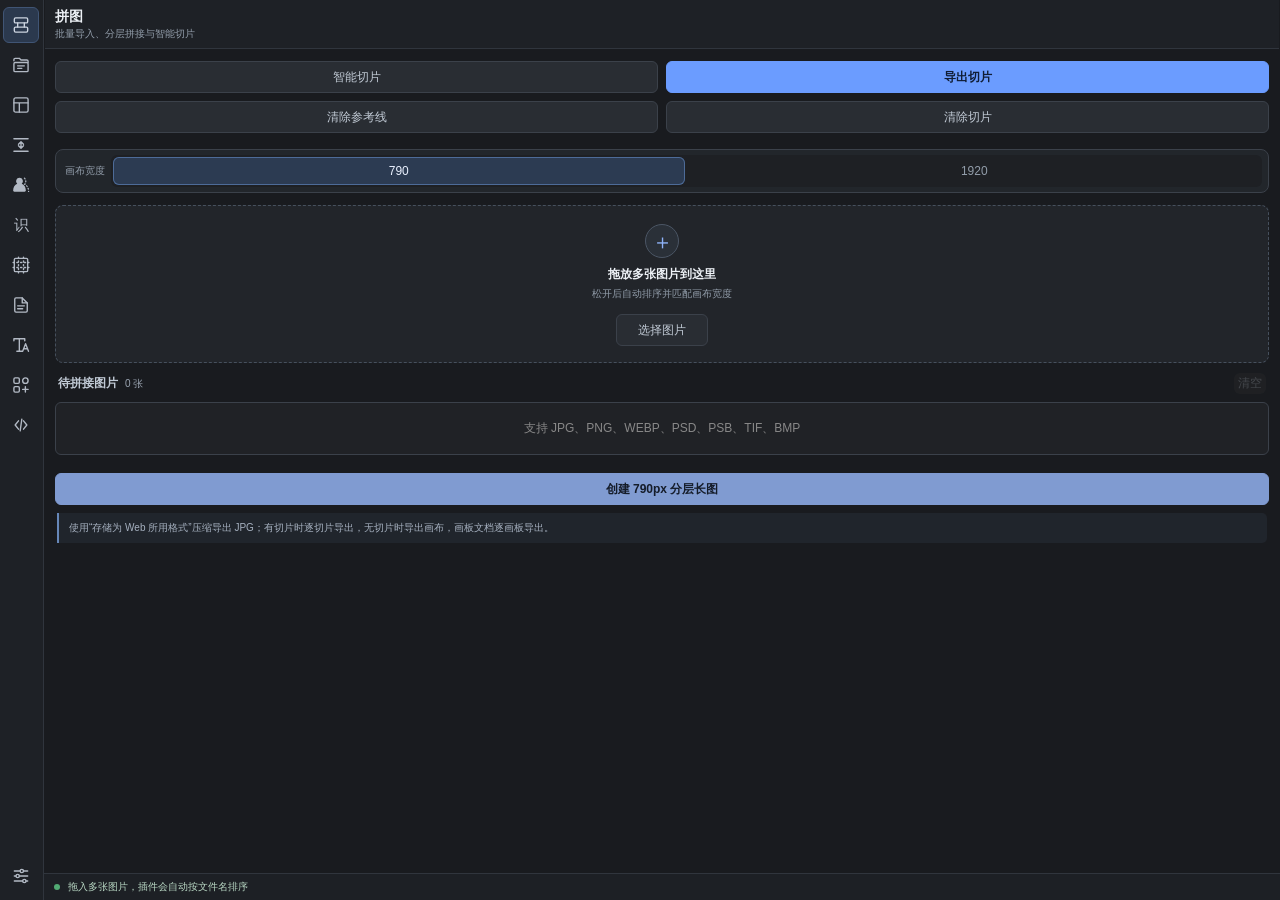
<file: index.html>
﻿<!DOCTYPE html>

<html lang="zh-CN">
<head>
<meta charset="utf-8"/>
<meta content="width=device-width, initial-scale=1.0" name="viewport"/>
<title>鑫洋助理</title>
<style>
      html, body {
        width: 100%;
        height: 100%;
        margin: 0;
        overflow: hidden;
        background: #242424;
        color: #f2f2f2;
      }
    </style>
<script>
      (function () {
        var panel = "stitch-panel";
        var background = true;
        try {
          var saved = localStorage.getItem("longStitch.activePanel");
          if (/^(stitch|framework|spacing|text|guides|document|typography|tools|library|bridge|cutout|settings)-panel$/.test(saved || "")) panel = saved;
          background = localStorage.getItem("longStitch.backgroundRunning") !== "0";
        } catch (error) {}
        document.documentElement.setAttribute("data-initial-panel", panel);
        document.documentElement.setAttribute("data-runtime-booting", "1");
        /* 尽可能在 CSS 和业务脚本解析前请求 Photoshop 保留 CEP 页面。 */
        if (background && window.__adobe_cep__ && typeof window.__adobe_cep__.dispatchEvent === "function") {
          try {
            var extensionId = typeof window.__adobe_cep__.getExtensionId === "function"
              ? window.__adobe_cep__.getExtensionId()
              : "com.jeffjiang.ecommerce-design-assistant-cep.panel";
            window.__adobe_cep__.dispatchEvent({
              type: "com.adobe.PhotoshopPersistent",
              scope: "APPLICATION",
              appId: "PHXS",
              extensionId: extensionId,
              data: ""
            });
          } catch (ignorePersistenceBootstrap) {}
        }
      }());
    </script>
<link href="css/styles.css?v=2.2.05" rel="stylesheet"/>
<link href="css/tools.css?v=2.2.05" rel="stylesheet"/>
<link href="css/common-tools-grid.css?v=2.2.40" rel="stylesheet"/>
<link href="css/framework.css?v=2.2.05" rel="stylesheet"/>
<link href="css/ui-refresh.css?v=2.2.05" rel="stylesheet"/>
<link href="css/ui-polish.css?v=2.2.92-header1" rel="stylesheet"/>
<link href="css/bridge.css?v=2.2.92-header1" rel="stylesheet"/>
<link href="css/theme-refined.css?v=2.3.72-settings1" rel="stylesheet"/>
<link href="css/library.css?v=2.3.72" rel="stylesheet"/>
<link href="css/ui-refinement.css?v=2.3.72" rel="stylesheet"/>
</head>
<body>
<main class="app-shell">
<nav aria-label="一级功能导航" class="panel-nav">
<button aria-label="拼图" aria-selected="false" class="nav-button" data-panel="stitch-panel" type="button">
<img alt="" aria-hidden="true" class="nav-main-icon" src="assets/icons/navigation/stitch.svg"/>
<span class="nav-label">拼图</span>
</button>
<button aria-label="素材库" aria-selected="false" class="nav-button" data-panel="library-panel" type="button">
<img alt="" aria-hidden="true" class="nav-main-icon" src="assets/icons/navigation/library.svg"/>
<span class="nav-label">素材库</span>
</button>
<button aria-label="自定义框架" aria-selected="false" class="nav-button" data-panel="framework-panel" type="button">
<img alt="" aria-hidden="true" class="nav-main-icon" src="assets/icons/navigation/framework.svg"/>
<span class="nav-label">框架</span>
</button>
<button aria-label="间距" aria-selected="false" class="nav-button" data-panel="spacing-panel" type="button">
<img alt="" aria-hidden="true" class="nav-main-icon" src="assets/icons/navigation/spacing.svg"/>
<span class="nav-label">间距</span>
</button>
<button aria-label="抠图" aria-selected="false" class="nav-button" data-panel="cutout-panel" type="button"><img alt="" aria-hidden="true" class="nav-main-icon" src="assets/icons/navigation/cutout.svg"/><span class="nav-label">抠图</span></button>
<button aria-label="改字" aria-selected="false" class="nav-button" data-panel="text-panel" type="button">
<img alt="" aria-hidden="true" class="nav-main-icon" src="assets/icons/navigation/text.svg"/>
<span class="nav-label">改字</span>
</button>
<button aria-label="参考线" aria-selected="false" class="nav-button" data-panel="guides-panel" type="button">
<img alt="" aria-hidden="true" class="nav-main-icon" src="assets/icons/navigation/guides.svg"/>
<span class="nav-label">参考线</span>
</button>
<button aria-label="文档预设" aria-selected="false" class="nav-button" data-panel="document-panel" type="button"><img alt="" aria-hidden="true" class="nav-main-icon" src="assets/icons/navigation/document.svg"/><span class="nav-label">文档</span></button><button aria-label="文字排版" aria-selected="false" class="nav-button" data-panel="typography-panel" type="button"><img alt="" aria-hidden="true" class="nav-main-icon" src="assets/icons/navigation/typography.svg"/><span class="nav-label">文字</span></button><button aria-label="工具" aria-selected="false" class="nav-button" data-panel="tools-panel" type="button">
<img alt="" aria-hidden="true" class="nav-main-icon" src="assets/icons/navigation/tools.svg"/>
<span class="nav-label">工具</span>
</button>
<button aria-label="PS 桥接" aria-selected="false" class="nav-button" data-panel="bridge-panel" type="button"><img alt="" aria-hidden="true" class="nav-main-icon" src="assets/icons/navigation/bridge.svg"/><span class="nav-label">桥接</span></button>
<button aria-label="设置" aria-selected="false" class="nav-button nav-settings" data-panel="settings-panel" type="button">
<img alt="" aria-hidden="true" class="nav-main-icon" src="assets/icons/navigation/settings.svg"/>
<span class="nav-label">设置</span>
</button>
</nav>
<div class="app-main">
<section class="content">
<section aria-label="素材库面板" class="tool-panel library-panel" id="library-panel"><div id="library-app"></div></section>
<section aria-label="抠图面板" class="tool-panel" id="cutout-panel">
<div class="ui-page-header"><div class="ui-page-heading"><strong>抠图</strong><span>选中图片，一键去背景</span></div></div>
<div class="cutout-workspace">
<div class="cutout-mode cutout-quality" role="group" aria-label="抠图精度">
<button class="cutout-mode-button is-active" type="button" data-cutout-quality="fast" aria-pressed="true">快速抠图</button>
<button class="cutout-mode-button" type="button" data-cutout-quality="high" aria-pressed="false">精细抠图</button>
</div>
<div class="cutout-mode" role="group" aria-label="输出模式">
<button class="cutout-mode-button is-active" type="button" data-cutout-mode="transparent" aria-pressed="true"><span class="cutout-mode-icon cutout-checker" aria-hidden="true"></span><span>PNG</span></button>
<button class="cutout-mode-button" type="button" data-cutout-mode="mask" aria-pressed="false"><span class="cutout-mode-icon cutout-mask-icon" aria-hidden="true"></span><span>蒙版</span></button>
</div>
<p class="cutout-mode-description" id="cutout-mode-description">生成透明图层，保留原图</p>
<button class="button primary full cutout-primary" id="cutout-start" type="button">开始抠图</button>
<button class="button secondary full cutout-batch" id="cutout-batch" type="button">批量抠图 <span>↗</span></button>
<p class="cutout-context-hint">海报建议框选产品区域 · 批量输出 PNG</p>
<div class="cutout-feedback" data-state="idle" id="cutout-feedback"><span class="cutout-status-dot" aria-hidden="true"></span><p id="cutout-status" role="status" aria-live="polite">本机处理 · RMBG-1.4</p></div>
<details class="cutout-connection"><summary>服务连接</summary><div class="cutout-connection-body"><label class="settings-field"><span>本机地址</span><input id="cutout-url" aria-label="抠图本机服务地址" type="text" spellcheck="false" value="http://127.0.0.1:8868"/></label><button class="button secondary full" id="cutout-test" type="button">检测连接</button><p class="hint">在桌面软件设置中开启 RMBG HTTP 服务。</p></div></details>
</div></section>
<section aria-label="拼图面板" class="tool-panel" id="stitch-panel">
<div class="ui-page-header"><div class="ui-page-heading"><strong>拼图</strong><span>批量导入、分层拼接与智能切片</span></div></div>
<div class="slice-clear-row" aria-label="切片操作">
<button class="button secondary" id="create-slices" type="button">智能切片</button>
<button class="button primary" id="export-slices" type="button">导出切片</button>
</div>
<div class="slice-clear-row" aria-label="清除操作">
<button class="button secondary" id="clear-document-guides" type="button">清除参考线</button>
<button class="button secondary" id="clear-document-slices" type="button">清除切片</button>
</div>

<div aria-label="长图宽度" class="width-selector">
<span class="width-label">画布宽度</span>
<div aria-label="选择拼接宽度" class="width-buttons" role="group">
<button aria-pressed="true" class="width-button active" data-width="790" type="button">
                790
              </button>
<button aria-pressed="false" class="width-button" data-width="1920" type="button">
                1920
              </button>
</div>
</div>
<div aria-label="拖放或选择多张图片" class="drop-zone" id="drop-zone" role="button" tabindex="0">
<div aria-hidden="true" class="drop-icon">＋</div>
<div class="drop-title">拖放多张图片到这里</div>
<div class="drop-subtitle">松开后自动排序并匹配画布宽度</div>
<button class="button secondary" id="pick-files" type="button">选择图片</button>
</div>
<div class="list-header">
<div>
<strong>待拼接图片</strong>
<span class="muted" id="file-count">0 张</span>
</div>
<button class="text-button" disabled="" id="clear-files" type="button">清空</button>
</div>
<div class="file-list empty" id="file-list">
            支持 JPG、PNG、WEBP、PSD、PSB、TIF、BMP
          </div>
<button class="button primary full" disabled="" id="create-stitch" type="button">
            创建 790px 分层长图
          </button>
<p class="hint">
             使用“存储为 Web 所用格式”压缩导出 JPG；有切片时逐切片导出，无切片时导出画布，画板文档逐画板导出。
           </p>
</section>
<section aria-label="自定义框架面板" class="tool-panel framework-panel" id="framework-panel">
<div class="ui-page-header"><div class="ui-page-heading"><strong>自定义框架</strong><span>按表达式快速生成规则版式</span></div></div>
<div class="framework-page">
<div class="framework-page-tab"><button class="active" type="button">自定义框架</button></div>
<div class="framework-scroll">
<div aria-label="框架形状" class="framework-top-tabs" role="tablist">
<button aria-selected="true" class="active" data-frame-type="0" type="button">矩形</button>
<button aria-selected="false" data-frame-type="1" type="button">圆形</button>
<button aria-selected="false" data-frame-type="2" type="button">方形</button>
</div>
<div class="framework-space">
<div class="framework-field-row framework-field-row-two">
<label class="framework-input-component">
<span class="framework-input-left"><img alt="" src="assets/icons/framework/frame_row_space.svg"/></span>
<input id="framework-row-space" placeholder="行间距 8" spellcheck="false" type="text"/>
</label>
<label class="framework-input-component">
<span class="framework-input-left"><img alt="" src="assets/icons/framework/frame_col_space.svg"/></span>
<input id="framework-col-space" placeholder="列间距 8" spellcheck="false" type="text"/>
</label>
</div>
<div aria-label="逐行框架表达式" class="framework-lines" id="framework-lines"></div>
<div class="framework-field-row framework-field-row-two framework-title-size-row">
<label class="framework-input-component">
<span class="framework-input-left"><img alt="" src="assets/icons/framework/frame_t1.svg"/></span>
<input id="framework-t1" placeholder="主标题字号" spellcheck="false" type="text"/>
</label>
<label class="framework-input-component">
<span class="framework-input-left"><img alt="" src="assets/icons/framework/frame_t2.svg"/></span>
<input id="framework-t2" placeholder="副标题字号" spellcheck="false" type="text"/>
</label>
</div>
<div aria-label="标题位置" class="framework-text-type" role="radiogroup">
<button aria-checked="true" class="active" data-frame-title-style="1" title="框架下方左对齐" type="button"><img alt="" src="assets/icons/framework/frame_text_1.svg"/></button>
<button aria-checked="false" data-frame-title-style="2" title="框架下方居中" type="button"><img alt="" src="assets/icons/framework/frame_text_2.svg"/></button>
<button aria-checked="false" data-frame-title-style="3" title="框架下方右对齐" type="button"><img alt="" src="assets/icons/framework/frame_text_3.svg"/></button>
<button aria-checked="false" data-frame-title-style="4" title="框架内部底部左对齐" type="button"><img alt="" src="assets/icons/framework/frame_text_4.svg"/></button>
<button aria-checked="false" data-frame-title-style="5" title="框架内部底部居中" type="button"><img alt="" src="assets/icons/framework/frame_text_5.svg"/></button>
<button aria-checked="false" data-frame-title-style="6" title="框架内部底部右对齐" type="button"><img alt="" src="assets/icons/framework/frame_text_6.svg"/></button>
<button aria-checked="false" data-frame-title-style="7" title="框架内部中部左对齐" type="button"><img alt="" src="assets/icons/framework/frame_text_7.svg"/></button>
<button aria-checked="false" data-frame-title-style="8" title="框架内部中部居中" type="button"><img alt="" src="assets/icons/framework/frame_text_8.svg"/></button>
<button aria-checked="false" data-frame-title-style="9" title="框架内部中部右对齐" type="button"><img alt="" src="assets/icons/framework/frame_text_9.svg"/></button>
<span aria-hidden="true" class="framework-text-placeholder"></span><span aria-hidden="true" class="framework-text-placeholder"></span><span aria-hidden="true" class="framework-text-placeholder"></span>
</div>
</div>
<div class="framework-button-group">
<div class="framework-bottom"><button disabled id="framework-create" type="button">生成框架</button></div>
<div class="framework-bottom framework-bottom-submit"><button class="is-active" id="framework-merge" type="button">合并选中矩形</button></div>
<button class="framework-reset" id="framework-reset" type="button">重置参数</button>
</div>
<div class="framework-helper">
<button aria-expanded="false" class="framework-helper-title" id="framework-helper-toggle" type="button">
<span>表达式使用说明</span><img alt="" src="assets/icons/framework/arrow_right.svg"/>
</button>
<div class="framework-helper-body" hidden id="framework-helper-body">
<div class="framework-helper-row"><b>1</b><code>3</code><span>表示平均分为 3 块</span></div>
<div class="framework-helper-row"><b>2</b><code>1:3:1</code><span>表示按照比例生成 3 块</span></div>
<div class="framework-helper-row"><b>3</b><code>3=1&gt;2</code><span>表示生成 3 块，第 1 块比例为 3，其它比例为 1</span></div>
<div class="framework-helper-row"><b>4</b><code>3=1%50</code><span>表示生成 3 块，第 1 块占比 50%，其它平分 50%</span></div>
</div>
</div>
</div>
</div>
</section>
<section aria-labelledby="spacing-title" class="tool-panel spacing-panel" id="spacing-panel">
<div class="panel-title-row">
<div>
<strong id="spacing-title">选中图层间距</strong>
<span>调整边距并自动重排全部图层</span>
</div>
<button class="text-button spacing-reset" id="reset-spacing-values" title="将三个数值恢复为 0" type="button">
              一键清零
            </button>
</div>
<div class="spacing-fields">
<label>
<span class="spacing-scrubber" data-input="side-margin" title="按住并左右拖拽修改数值">左右边距</span>
<input aria-label="左右边距" id="side-margin" inputmode="numeric" step="1" type="number" value="0"/>
</label>
<label>
<span class="spacing-scrubber" data-input="top-spacing" title="按住并左右拖拽修改数值">上间距</span>
<input aria-label="上间距" id="top-spacing" inputmode="numeric" step="1" type="number" value="0"/>
</label>
<label>
<span class="spacing-scrubber" data-input="bottom-spacing" title="按住并左右拖拽修改数值">下间距</span>
<input aria-label="下间距" id="bottom-spacing" inputmode="numeric" step="1" type="number" value="0"/>
</label>
</div>
<button class="button spacing-apply full" id="apply-spacing" type="button">
            确认应用
          </button>
<p class="hint spacing-hint">
            在 Photoshop 图层面板只选择一个内容。左右边距支持正负数；上/下间距为负数时会让相邻拼图向内重叠。
          </p>
</section>
<section aria-labelledby="text-title" class="tool-panel text-panel" id="text-panel">
<div class="panel-title-row">
<div>
<strong id="text-title">图片文字转可编辑图层</strong>
<span>优先识别当前选区，无选区时识别选中图片</span>
</div>
</div>
<div class="text-step-card">
<div class="text-step-head"><span class="text-step-index">1</span><span>识别并生成可编辑文字</span></div>
<div class="text-options">
<label class="field-row" for="text-font-mode">
<span>字体类型</span>
<select id="text-font-mode">
<option value="auto">自动（黑体优先）</option>
<option value="sans">黑体（思源黑体优先）</option>
<option value="serif">宋体（思源宋体优先）</option>
</select>
</label>
</div>
<button class="button primary full" id="recognize-text" type="button">
            识别文字图层
          </button>
</div>
<div class="text-step-card">
<div class="text-step-head"><span class="text-step-index">2</span><span>擦除图片中的原文字</span></div>
<div class="erase-controls">
<label class="field-row erase-mode-row" for="erase-text-mode">
<span>擦除方式</span>
<select id="erase-text-mode">
<option value="lama">LaMa / IOPaint 擦除</option>
<option value="horizontal">横向拉伸擦除</option>
<option value="vertical">纵向拉伸擦除</option>
<option value="solidFill">背景纯色填充（3px 柔边）</option>
<option value="contentAware">PS 内容识别填充</option>
</select>
</label>
<button class="button secondary full" disabled="" id="erase-original-text" type="button">
              擦除原文字
            </button>
</div>
</div>
<p class="hint text-hint">
            框选文字区域后识别；无选区时识别当前图片。识别后双击文字图层修改，选中文字层可擦除原字，Ctrl+Z 撤回。
          </p>
</section>
<section aria-label="参考线面板" class="tool-panel guides-panel" id="guides-panel">
<iframe class="guide-page-frame" data-src="guide-native/index.html?v=2.2.73" id="guide-page-frame" src="about:blank" title="参考线"></iframe>
</section>
<section aria-label="文档预设面板" class="tool-panel document-panel" id="document-panel">
<div class="ui-page-header"><div class="ui-page-heading"><strong>文档预设</strong><span>常用电商尺寸与安全参考线</span></div></div>
<div class="page-intro document-intro">
<strong>选择常用尺寸即可新建文档</strong>
<span>预设会自动设置画布、分辨率和对应安全参考线；下方可展开自定义尺寸。</span>
</div>
<div class="preset-list" id="document-preset-list"></div>
<details class="custom-preset-box">
<summary>自定义文档</summary>
<div class="tool-form two-columns">
<label><span>名称</span><input id="custom-doc-name" type="text" value="自定义文档"/></label>
<label><span>背景</span><select id="custom-doc-background"><option value="white">白色</option><option value="transparent">透明</option></select></label>
<label><span>宽度 px</span><input id="custom-doc-width" min="1" type="number" value="790"/></label>
<label><span>高度 px</span><input id="custom-doc-height" min="1" type="number" value="1404"/></label>
<label><span>左右安全边距</span><input id="custom-doc-safe" max="49" min="0" type="number" value="3"/></label>
<label><span>分辨率</span><input id="custom-doc-dpi" min="1" type="number" value="72"/></label>
</div>
<button class="button primary full" id="custom-doc-create" type="button">创建自定义文档</button>
</details>
</section><section aria-label="文字面板" class="tool-panel typography-panel" id="typography-panel">
<div class="tuniu-words-panel">
  <div class="words-panel-header ui-page-header">
    <div class="ui-page-heading"><strong>文字面板</strong><span>字体、字符样式与自动排版</span></div>
    <div class="words-header-actions">
      <button aria-label="识别当前选中文字图层属性" class="words-header-icon words-read-style-button" id="words-read-current-style" title="识别当前选中文字图层属性" type="button">
        <svg aria-hidden="true" viewBox="0 0 24 24"><path d="M5 8V5h3M16 5h3v3M19 16v3h-3M8 19H5v-3"/><path d="M8.2 16 12 7.5 15.8 16M9.6 13h4.8"/></svg>
      </button>
      <button aria-label="文字面板设置" aria-pressed="false" class="words-header-icon" id="words-settings-toggle" title="文字面板设置" type="button">
        <svg aria-hidden="true" viewBox="0 0 24 24"><path d="M12 8.2A3.8 3.8 0 1 0 12 15.8 3.8 3.8 0 0 0 12 8.2Zm8.2 4.9v-2.2l-2-.7a7 7 0 0 0-.7-1.7l.9-1.9-1.6-1.6-1.9.9a7 7 0 0 0-1.7-.7l-.7-2h-2.2l-.7 2a7 7 0 0 0-1.7.7L6 5 4.4 6.6l.9 1.9a7 7 0 0 0-.7 1.7l-2 .7v2.2l2 .7a7 7 0 0 0 .7 1.7l-.9 1.9L6 19l1.9-.9a7 7 0 0 0 1.7.7l.7 2h2.2l.7-2a7 7 0 0 0 1.7-.7l1.9.9 1.6-1.6-.9-1.9a7 7 0 0 0 .7-1.7l2-.7Z"/></svg>
      </button>
    </div>
  </div>

  <div class="words-view words-main-view" id="words-main-view">

    <div class="words-body-section">
      <div class="words-font-color-row">
        <div class="text-font-combobox words-font-combobox" id="tool-font-combobox">
          <input aria-label="搜索字体" aria-controls="tool-font-results" aria-expanded="false" aria-autocomplete="list" role="combobox" autocomplete="off" id="tool-font-search" placeholder="选择或搜索字体" spellcheck="false" type="text"/>
          <button aria-label="展开字体列表" aria-controls="tool-font-results" aria-expanded="false" class="text-font-arrow words-disclosure" id="tool-load-fonts" title="读取并展开 Photoshop 字体" type="button"><svg aria-hidden="true" class="words-chevron-icon" viewBox="0 0 12 12"><path d="M2.1 4.1 6 8l3.9-3.9"/></svg></button>
          <div class="text-font-results words-font-results" id="tool-font-results" role="listbox">
            <div class="words-font-tabs" id="words-font-tabs">
              <button class="active" data-font-filter="all" type="button">全部</button>
              <button data-font-filter="recent" type="button">最近</button>
              <button aria-controls="words-font-category" aria-expanded="false" class="words-category-toggle" data-font-filter="category" type="button"><span>分类</span><svg aria-hidden="true" class="words-chevron-icon" viewBox="0 0 12 12"><path d="M2.1 4.1 6 8l3.9-3.9"/></svg></button>
            </div>
            <div class="words-font-category" hidden id="words-font-category">
              <button data-font-category="sans" type="button">黑体</button>
              <button data-font-category="serif" type="button">宋体</button>
              <button data-font-category="script" type="button">书写</button>
              <button data-font-category="latin" type="button">西文</button>
            </div>
            <div id="words-font-result-list"></div>
          </div>
        </div>
        <label class="words-color-control words-color-compact" title="调用 Photoshop 自带拾色器"><span>颜色</span><button aria-label="打开 Photoshop 拾色器" class="words-ps-color-picker" id="tool-text-color-picker" title="打开 Photoshop 自带拾色器，可在画布中吸取颜色" type="button"><i aria-hidden="true" id="tool-text-color-swatch"></i></button><input id="tool-text-color" type="hidden" value="#ffffff"/></label>
      </div>
      <input id="tool-font-input" type="hidden" value=""/>
      <select aria-label="字体系列" hidden id="tool-font-family"><option value="">读取字体后选择</option></select>
      <select aria-label="字体字重" hidden id="tool-font-style"><option value="">选择字重</option></select>
      <span hidden id="tool-current-font-name"></span>
      <div aria-label="当前字体字重快捷选择" class="words-weight-chips" id="font-style-chips"></div>

      <div aria-label="文字样式与段落对齐" class="words-public-tools">
        <button aria-label="仿粗体" data-text-toggle="fauxBold" title="仿粗体" type="button"><strong>T</strong></button>
        <button aria-label="仿斜体" data-text-toggle="fauxItalic" title="仿斜体" type="button"><em>T</em></button>
        <button aria-label="全大写" data-text-toggle="allCaps" title="全大写" type="button"><span class="caps-icon">TT</span></button>
        <span class="words-tool-separator"></span>
        <button data-text-align="left" type="button" aria-label="段落左对齐" title="段落左对齐"><svg aria-hidden="true" class="words-command-icon" viewBox="0 0 24 24"><path d="M4 5h16M4 10h11M4 15h16M4 20h11"/></svg></button>
        <button data-text-align="center" type="button" aria-label="段落居中对齐" title="段落居中对齐"><svg aria-hidden="true" class="words-command-icon" viewBox="0 0 24 24"><path d="M4 5h16M6.5 10h11M4 15h16M6.5 20h11"/></svg></button>
        <button data-text-align="right" type="button" aria-label="段落右对齐" title="段落右对齐"><svg aria-hidden="true" class="words-command-icon" viewBox="0 0 24 24"><path d="M4 5h16M9 10h11M4 15h16M9 20h11"/></svg></button>
      </div>
      <select hidden id="tool-text-align"><option value="left">左对齐</option><option value="center">居中</option><option value="right">右对齐</option></select>

      <div class="words-metric-row">
        <div class="words-metric-control"><span class="words-metric-icon" title="字号"><img alt="" aria-hidden="true" src="assets/icons/typography/font-size.svg"/></span><input id="tool-font-size" min="1" max="1296" step="1" type="number" value="48"/><small id="words-size-unit">点</small><button aria-controls="words-font-size-popup" aria-expanded="false" class="words-disclosure" data-preset-toggle="font-size" type="button"><svg aria-hidden="true" class="words-chevron-icon" viewBox="0 0 12 12"><path d="M2.1 4.1 6 8l3.9-3.9"/></svg></button><div class="words-preset-popup" hidden id="words-font-size-popup"></div></div>
        <div class="words-metric-control"><span class="words-metric-icon" title="行距"><img alt="" aria-hidden="true" src="assets/icons/typography/leading.svg"/></span><input id="tool-leading" min="1" max="5000" step="1" type="number" value="58"/><small id="words-leading-unit">点</small><button aria-controls="words-line-space-popup" aria-expanded="false" class="words-disclosure" data-preset-toggle="line-space" type="button"><svg aria-hidden="true" class="words-chevron-icon" viewBox="0 0 12 12"><path d="M2.1 4.1 6 8l3.9-3.9"/></svg></button><div class="words-preset-popup" hidden id="words-line-space-popup"></div></div>
      </div>
      <div class="words-metric-row">
        <div class="words-metric-control"><span class="words-metric-icon" title="字距"><img alt="" aria-hidden="true" src="assets/icons/typography/tracking.svg"/></span><input id="tool-tracking" min="-1000" max="10000" step="1" type="number" value="0"/><button aria-controls="words-word-space-popup" aria-expanded="false" class="words-disclosure" data-preset-toggle="word-space" type="button"><svg aria-hidden="true" class="words-chevron-icon" viewBox="0 0 12 12"><path d="M2.1 4.1 6 8l3.9-3.9"/></svg></button><div class="words-preset-popup" hidden id="words-word-space-popup"></div></div>
        <label class="words-optical-kern" title="光学字距：Photoshop 根据字符轮廓自动微调相邻字符间距；关闭时使用字体自带的度量字距"><input id="words-optical-kern" type="checkbox"/> 光学字距</label>
      </div>

      <div class="words-action-toolbar">
        <button aria-label="翻译文字，右键打开设置" id="words-translate-button" title="翻译（右键展开设置）" type="button"><svg aria-hidden="true" class="words-command-icon" viewBox="0 0 24 24"><rect x="2.5" y="3.5" width="11" height="12" rx="1.5"/><path d="M13.5 8.5h7v12h-11v-5M5 7h6M8 5.5v6M5.5 10h5"/><path d="m13 18 2.5-6 2.5 6m-4.2-2h3.4"/></svg></button>
        <button id="words-structure-toggle" type="button" aria-label="文本拆分 / 合并" title="文本拆分 / 合并"><svg aria-hidden="true" class="words-command-icon" viewBox="0 0 24 24"><rect x="3" y="6" width="6" height="12" fill="currentColor" stroke="none"/><rect x="15" y="6" width="6" height="12" fill="currentColor" stroke="none"/><path d="M12 3v18"/></svg></button>
        <button aria-label="生成按钮，右键打开设置" id="tool-text-generate-button" title="生成按钮（右键展开设置）" type="button"><svg aria-hidden="true" class="words-command-icon" viewBox="0 0 24 24"><rect x="1.5" y="6" width="21" height="12" rx="2"/><path d="M5 9v6h2a1.5 1.5 0 0 0 0-3H5m0-3h2a1.5 1.5 0 0 1 0 3M10 9h4m-2 0v6M16 15V9l3 6V9"/></svg></button>
        <span class="words-tool-separator"></span>
        <button aria-label="复制文字属性" id="tool-text-copy-style" title="复制文字属性" type="button"><svg aria-hidden="true" class="words-command-icon" viewBox="0 0 24 24"><path d="M8 5V3h12v14h-3M4 7h12v14H4zM7 11h6m-3 0v7"/></svg></button>
        <button aria-label="粘贴文字属性" id="tool-text-paste-style" title="粘贴文字属性" type="button"><svg aria-hidden="true" class="words-command-icon" viewBox="0 0 24 24"><path d="M9 5V3h11v14h-3M4 7h12v14H4zM10 10v8m-3-3 3 3 3-3"/></svg></button>
        <button id="words-text-direction" type="button" aria-label="切换横排 / 竖排" title="切换横排 / 竖排"><svg aria-hidden="true" class="words-command-icon" viewBox="0 0 24 24"><path d="M4 4v16m-2-2 2 2 2-2M9 16l5-12 5 12m-8.4-4h6.8M10 20h11m-2-2 2 2-2 2"/></svg></button>
      </div>

      <div class="words-inline-popover" hidden id="words-translate-panel">
        <div class="words-language-row"><div class="words-select-wrap"><select id="words-translate-from"><option value="auto">自动检测</option><option value="zh">简体中文</option><option value="cht">繁体中文</option><option value="en">英语</option><option value="jp">日语</option><option value="kor">韩语</option><option value="fra">法语</option><option value="de">德语</option><option value="spa">西班牙语</option><option value="it">意大利语</option><option value="ru">俄语</option><option value="vie">越南语</option><option value="th">泰语</option></select><svg aria-hidden="true" class="words-chevron-icon" viewBox="0 0 12 12"><path d="M2.1 4.1 6 8l3.9-3.9"/></svg></div><button id="words-switch-language" type="button">⇄</button><div class="words-select-wrap"><select id="words-translate-to"><option value="en">英语</option><option value="zh">简体中文</option><option value="cht">繁体中文</option><option value="jp">日语</option><option value="kor">韩语</option><option value="fra">法语</option><option value="de">德语</option><option value="spa">西班牙语</option><option value="it">意大利语</option><option value="ru">俄语</option><option value="vie">越南语</option><option value="th">泰语</option></select><svg aria-hidden="true" class="words-chevron-icon" viewBox="0 0 12 12"><path d="M2.1 4.1 6 8l3.9-3.9"/></svg></div></div>
        <label><input checked id="words-translate-replace" type="checkbox"/> 自动替换原文</label>
        <button class="words-popover-primary" id="words-translate-run" type="button">翻译</button>
      </div>

      <div class="words-inline-popover words-structure-panel" hidden id="words-structure-panel">
        <button data-text-structure="splitLines" title="将多行文本拆分为单行独立图层" type="button">拆开多行</button>
        <button data-text-structure="splitChars" title="按空格拆分词组；含标点的整行文字保持完整" type="button">词组拆开</button>
        <button data-text-structure="mergeLines" title="将多个文本合并至一个文本图层" type="button">合并多行</button>
        <button data-text-structure="mergeParagraph" title="单个段落文本转为点文本；点文本或多个文字图层合并为段落文本" type="button">段落/点文本</button>
      </div>

      <div class="words-inline-popover words-button-panel" hidden id="text-button-settings-panel">
        <div class="words-button-options"><label><input id="text-button-border" type="checkbox"/> 线性</label><label><input checked name="text-button-corner" type="radio" value="0"/> 圆角</label><label><input name="text-button-corner" type="radio" value="1"/> 直角</label></div>
        <label class="words-padding-input"><span>自定义内边距</span><input id="text-button-padding-rule" type="text" value="28,12"/><button aria-controls="words-padding-history" aria-expanded="false" class="words-disclosure" id="words-padding-history-toggle" type="button"><svg aria-hidden="true" class="words-chevron-icon" viewBox="0 0 12 12"><path d="M2.1 4.1 6 8l3.9-3.9"/></svg></button></label>
        <div class="words-padding-history" hidden id="words-padding-history"><button data-padding-rule="10,5" type="button">10,5</button><button data-padding-rule="28,12" type="button">28,12</button><button data-padding-rule="15=3:1" type="button">15=3:1</button></div>
        <div class="words-auto-padding-buttons"><button data-auto-padding="1" type="button">1</button><button data-auto-padding="2" type="button">2</button><button data-auto-padding="3" type="button">3</button><button data-auto-padding="4" type="button">4</button><button data-auto-padding="5" type="button">5</button><button data-auto-padding="6" type="button">6</button><button data-auto-padding="7" type="button">7</button><button data-auto-padding="8" type="button">8</button></div>
        <input id="text-button-color" type="hidden" value="#e53935"/>
        <input id="text-button-padding-x" type="hidden" value="24"/>
        <input id="text-button-padding-y" type="hidden" value="12"/>
        <input id="text-button-radius" type="hidden" value="9999"/>
        <input id="text-button-group" type="hidden"/>
      </div>
    </div>

    <div class="words-divider"></div>

    <div aria-label="文字图层对齐与分布" class="words-align-grid">
      <button data-words-align="left" type="button" aria-label="图层左对齐" title="图层左对齐"><svg aria-hidden="true" class="words-command-icon" viewBox="0 0 24 24"><path d="M4 3v18"/><rect x="7" y="5" width="13" height="5" fill="currentColor" stroke="none"/><rect x="7" y="14" width="8" height="5" fill="currentColor" stroke="none"/></svg></button>
      <button data-words-align="hCenter" type="button" aria-label="图层水平居中" title="图层水平居中"><svg aria-hidden="true" class="words-command-icon" viewBox="0 0 24 24"><path d="M12 3v18"/><rect x="4" y="5" width="16" height="5" fill="currentColor" stroke="none"/><rect x="8" y="14" width="8" height="5" fill="currentColor" stroke="none"/></svg></button>
      <button data-words-align="right" type="button" aria-label="图层右对齐" title="图层右对齐"><svg aria-hidden="true" class="words-command-icon" viewBox="0 0 24 24"><path d="M20 3v18"/><rect x="4" y="5" width="13" height="5" fill="currentColor" stroke="none"/><rect x="9" y="14" width="8" height="5" fill="currentColor" stroke="none"/></svg></button>
      <button data-words-distribute="horizontal" type="button" aria-label="水平等间距分布" title="水平等间距分布"><svg aria-hidden="true" class="words-command-icon" viewBox="0 0 24 24"><path d="M4 3v18M20 3v18"/><rect x="8" y="6" width="3" height="12" fill="currentColor" stroke="none"/><rect x="13" y="8" width="3" height="8" fill="currentColor" stroke="none"/></svg></button>
      <button data-words-canvas="horizontal" type="button" aria-label="选区整体在画布水平居中" title="选区整体在画布水平居中"><svg aria-hidden="true" class="words-command-icon" viewBox="0 0 24 24"><rect x="3" y="3" width="18" height="18"/><path d="M12 3v18"/><rect x="6" y="7" width="12" height="3" fill="currentColor" stroke="none"/><rect x="8" y="14" width="8" height="3" fill="currentColor" stroke="none"/></svg></button>
      <button data-words-gap-toggle="vertical" type="button" aria-label="设置垂直间距" title="设置垂直间距"><svg aria-hidden="true" class="words-command-icon" viewBox="0 0 24 24"><rect x="4" y="3" width="9" height="4" fill="currentColor" stroke="none"/><rect x="4" y="17" width="9" height="4" fill="currentColor" stroke="none"/><path d="M18 7v10m-2-8 2-2 2 2m-4 6 2 2 2-2"/></svg></button>
      <button data-words-align="top" type="button" aria-label="图层顶对齐" title="图层顶对齐"><svg aria-hidden="true" class="words-command-icon" viewBox="0 0 24 24"><path d="M3 4h18"/><rect x="5" y="7" width="5" height="13" fill="currentColor" stroke="none"/><rect x="14" y="7" width="5" height="8" fill="currentColor" stroke="none"/></svg></button>
      <button data-words-align="vCenter" type="button" aria-label="图层垂直居中" title="图层垂直居中"><svg aria-hidden="true" class="words-command-icon" viewBox="0 0 24 24"><path d="M3 12h18"/><rect x="5" y="4" width="5" height="16" fill="currentColor" stroke="none"/><rect x="14" y="8" width="5" height="8" fill="currentColor" stroke="none"/></svg></button>
      <button data-words-align="bottom" type="button" aria-label="图层底对齐" title="图层底对齐"><svg aria-hidden="true" class="words-command-icon" viewBox="0 0 24 24"><path d="M3 20h18"/><rect x="5" y="4" width="5" height="13" fill="currentColor" stroke="none"/><rect x="14" y="9" width="5" height="8" fill="currentColor" stroke="none"/></svg></button>
      <button data-words-distribute="vertical" type="button" aria-label="垂直等间距分布" title="垂直等间距分布"><svg aria-hidden="true" class="words-command-icon" viewBox="0 0 24 24"><path d="M3 4h18M3 20h18"/><rect x="6" y="8" width="12" height="3" fill="currentColor" stroke="none"/><rect x="8" y="13" width="8" height="3" fill="currentColor" stroke="none"/></svg></button>
      <button data-words-canvas="vertical" type="button" aria-label="选区整体在画布垂直居中" title="选区整体在画布垂直居中"><svg aria-hidden="true" class="words-command-icon" viewBox="0 0 24 24"><rect x="3" y="3" width="18" height="18"/><path d="M3 12h18"/><rect x="7" y="6" width="3" height="12" fill="currentColor" stroke="none"/><rect x="14" y="8" width="3" height="8" fill="currentColor" stroke="none"/></svg></button>
      <button data-words-gap-toggle="horizontal" type="button" aria-label="设置水平间距" title="设置水平间距"><svg aria-hidden="true" class="words-command-icon" viewBox="0 0 24 24"><rect x="3" y="4" width="4" height="9" fill="currentColor" stroke="none"/><rect x="17" y="4" width="4" height="9" fill="currentColor" stroke="none"/><path d="M7 18h10m-8-2-2 2 2 2m6-4 2 2-2 2"/></svg></button>
    </div>
    <div class="words-gap-panel" hidden id="words-gap-panel"><strong id="words-gap-title">分布元素</strong><input id="words-gap-expression" placeholder="10, 20, 30 或 30=1:2:1" type="text"/><button id="words-gap-run" type="button">应用</button><small>固定间距：10,20,30　比例间距：30=1:2:1</small></div>

    <div class="words-divider"></div>

    <div class="words-hierarchy" id="words-hierarchy-section">
      <div class="words-hierarchy-head"><div class="words-select-wrap"><select id="text-preset-select"><option value="regular">常规</option><option value="mobile">手机端</option><option value="arithmetic">等差</option><option value="contrast">强对比</option></select><svg aria-hidden="true" class="words-chevron-icon" viewBox="0 0 12 12"><path d="M2.1 4.1 6 8l3.9-3.9"/></svg></div><button id="words-edit-hierarchy" title="编辑字号层级" type="button">•••</button></div>
      <div class="value-chips words-size-hierarchy" id="font-size-chips"></div>
      <div class="words-hierarchy-editor" hidden id="words-hierarchy-editor"><div id="words-hierarchy-inputs"></div><div><button id="words-save-hierarchy" type="button">保存到预设</button><button id="words-new-hierarchy" type="button">新建预设</button></div></div>
    </div>

    <div class="words-divider"></div>

    <button aria-controls="words-auto-layout-panel" aria-expanded="false" class="words-auto-layout-toggle words-disclosure" id="words-auto-layout-toggle" type="button"><span>一键自动排版</span><svg aria-hidden="true" class="words-chevron-icon" viewBox="0 0 12 12"><path d="M2.1 4.1 6 8l3.9-3.9"/></svg></button>
    <div class="words-auto-layout-panel" hidden id="words-auto-layout-panel">
      <div class="words-auto-layout-row"><label><span>场景</span><div class="words-select-wrap"><select id="words-layout-scene"><option value="0">海报</option><option value="1">分类</option><option value="2">标题</option><option value="3">正文</option></select><svg aria-hidden="true" class="words-chevron-icon" viewBox="0 0 12 12"><path d="M2.1 4.1 6 8l3.9-3.9"/></svg></div></label><label><span>对齐</span><div class="words-select-wrap"><select id="words-layout-align"><option value="left">左对齐</option><option value="center">中对齐</option><option value="right">右对齐</option></select><svg aria-hidden="true" class="words-chevron-icon" viewBox="0 0 12 12"><path d="M2.1 4.1 6 8l3.9-3.9"/></svg></div></label></div>
      <div class="words-layout-mode-buttons"><button class="active" data-layout-mode="0" type="button">常规</button><button data-layout-mode="1" type="button">强烈</button><button data-layout-mode="2" type="button">接近</button><button data-layout-mode="3" type="button">相同</button></div>
      <div class="words-auto-layout-row"><label><span>间隔基数</span><input id="words-layout-base-gap" type="number" value="40"/></label><label class="words-auto-gap"><input checked id="words-layout-auto-gap" type="checkbox"/> 自动计算间隔</label></div>
      <label class="words-layout-ratio"><span>间隔比例</span><input id="words-layout-gap-ratio" type="text" value="0.8:1.5"/><button aria-controls="words-layout-ratio-list" aria-expanded="false" class="words-disclosure" id="words-layout-ratio-toggle" type="button"><svg aria-hidden="true" class="words-chevron-icon" viewBox="0 0 12 12"><path d="M2.1 4.1 6 8l3.9-3.9"/></svg></button></label>
      <div class="words-layout-ratio-list" hidden id="words-layout-ratio-list"></div>
      <button class="words-layout-run" id="tool-text-auto-layout" type="button">应用自动排版</button>
      <input id="auto-layout-sizes" type="hidden" value="92,48,36,24,15,12"/>
      <input id="auto-layout-gap" type="hidden" value="12"/>
      <select hidden id="auto-layout-align"><option value="left">左对齐</option><option value="center">居中</option><option value="right">右对齐</option></select>
    </div>
  </div>

  <div class="words-view words-settings-view" hidden id="words-settings-view">
    <label class="words-setting-toggle"><span>开启自定义层级</span><input checked id="words-show-hierarchy" type="checkbox"/></label>
    <label class="words-setting-toggle"><span>开启一键排版</span><input checked id="words-show-auto-layout" type="checkbox"/></label>
    <div class="words-setting-block"><div><strong>自定义字号菜单</strong><button data-reset-presets="fontSize" type="button">重置</button></div><textarea id="words-custom-font-size" rows="3">6,8,10,11,12,14,16,18,24,30,36,48,60,72,84,96,108,120</textarea></div>
    <div class="words-setting-block"><div><strong>自定义行间距（字号倍数）</strong><button data-reset-presets="lineSpace" type="button">重置</button></div><textarea id="words-custom-line-space" rows="3">1,1.1,1.2,1.3,1.4,1.5,1.6,1.7,1.8,1.9,2,2.5</textarea></div>
    <div class="words-setting-block"><div><strong>自定义字符间距</strong><button data-reset-presets="wordSpace" type="button">重置</button></div><textarea id="words-custom-word-space" rows="3">-100,-50,-25,0,25,50,75,100,200,300,500,1000</textarea></div>
  </div>
</div>
</section><section aria-label="工具面板" class="tool-panel tools-panel" id="tools-panel">
<div class="tools-view active" data-tools-view="common">
<div class="common-tools-shell">
<div class="common-tools-title"><div class="ui-page-heading"><strong>常用功能</strong><span>对齐、变换、批处理与导出</span></div></div>
<div class="common-zooms">
<div class="common-zoom-row">
<div class="tuniu-z-input common-zoom-input" data-zoom-control="up">
<button aria-label="按输入比例放大" class="tuniu-z-left" data-zoom-submit="up" title="按输入比例放大" type="button"><img alt="" src="assets/icons/framework/tool_zoomplus.svg"/></button>
<div class="tuniu-z-center"><input autocomplete="off" id="common-scale-up-custom" placeholder="放大" spellcheck="false" title="支持 120%、1/2、0.5 或 120" type="text"/></div>
<button aria-expanded="false" aria-label="展开更多放大比例" class="tuniu-z-right" data-zoom-drop="up" type="button"><img alt="" src="assets/icons/framework/arrow_down.svg"/></button>
</div>
<div class="common-zoom-buttons"><button data-common-scale="105" type="button">105</button><button data-common-scale="110" type="button">110</button><button data-common-scale="150" type="button">150</button><button data-common-scale="200" type="button">200</button></div>
</div>
<div class="common-zoom-items" data-zoom-extra="up" hidden><button data-common-scale="101" type="button">101</button><button data-common-scale="102" type="button">102</button><button data-common-scale="103" type="button">103</button><button data-common-scale="120" type="button">120</button><button data-common-scale="140" type="button">140</button><button data-common-scale="250" type="button">250</button><button data-common-scale="300" type="button">300</button><button data-common-scale="350" type="button">350</button><button data-common-scale="400" type="button">400</button><button data-common-scale="500" type="button">500</button></div>
<div class="common-zoom-row common-zoom-row-in">
<div class="tuniu-z-input common-zoom-input" data-zoom-control="down">
<button aria-label="按输入比例缩小" class="tuniu-z-left" data-zoom-submit="down" title="按输入比例缩小" type="button"><img alt="" src="assets/icons/framework/tool_zoom_.svg"/></button>
<div class="tuniu-z-center"><input autocomplete="off" id="common-scale-down-custom" placeholder="缩小" spellcheck="false" title="支持 90%、1/2、0.5 或 90" type="text"/></div>
<button aria-expanded="false" aria-label="展开更多缩小比例" class="tuniu-z-right" data-zoom-drop="down" type="button"><img alt="" src="assets/icons/framework/arrow_down.svg"/></button>
</div>
<div class="common-zoom-buttons"><button data-common-scale="95" type="button">95</button><button data-common-scale="90" type="button">90</button><button data-common-scale="85" type="button">85</button><button data-common-scale="50" type="button">50</button></div>
</div>
<div class="common-zoom-items" data-zoom-extra="down" hidden><button data-common-scale="99" type="button">99</button><button data-common-scale="98" type="button">98</button><button data-common-scale="97" type="button">97</button><button data-common-scale="70" type="button">70</button><button data-common-scale="60" type="button">60</button><button data-common-scale="50" type="button">50</button><button data-common-scale="33" type="button">33</button><button data-common-scale="25" type="button">25</button><button data-common-scale="20" type="button">20</button><button data-common-scale="10" type="button">10</button></div>
</div>
<div aria-label="图层对齐" class="common-align-row">
<button data-common-align="left" title="左对齐" type="button"><img alt="" src="assets/icons/common-tools/align-left.svg"/></button>
<button data-common-align="hCenter" title="水平居中" type="button"><img alt="" src="assets/icons/common-tools/align-hcenter.svg"/></button>
<button data-common-align="right" title="右对齐" type="button"><img alt="" src="assets/icons/common-tools/align-right.svg"/></button>
<button data-common-align="top" title="顶对齐" type="button"><img alt="" src="assets/icons/common-tools/align-top.svg"/></button>
<button data-common-align="vCenter" title="垂直居中" type="button"><img alt="" src="assets/icons/common-tools/align-vcenter.svg"/></button>
<button data-common-align="bottom" title="底对齐" type="button"><img alt="" src="assets/icons/common-tools/align-bottom.svg"/></button>
</div>
<div aria-label="画布居中与元素分布" class="common-layout-row">
<button data-common-canvas-center="horizontal" title="基于画布水平居中" type="button"><img alt="" src="assets/icons/common-tools/canvas-center-horizontal.svg"/></button>
<button data-common-canvas-center="vertical" title="基于画布垂直居中" type="button"><img alt="" src="assets/icons/common-tools/canvas-center-vertical.svg"/></button>
<button data-common-canvas-align="top" title="基于画布顶部对齐" type="button"><img alt="" src="assets/icons/common-tools/canvas-align-top.svg"/></button>
<button data-common-even-distribute="horizontal" title="多选元素水平分布" type="button"><img alt="" src="assets/icons/common-tools/distribute-horizontal.svg"/></button>
<button data-common-even-distribute="vertical" title="多选元素垂直分布" type="button"><img alt="" src="assets/icons/common-tools/distribute-vertical.svg"/></button>
</div>
<div aria-label="中心与边缘翻转" class="common-flip-row">
<button data-common-flip="flipHorizontalCenter" title="左右中心翻转" type="button"><img alt="" src="assets/icons/common-tools/flip-center-horizontal.svg"/></button>
<button data-common-flip="flipVerticalCenter" title="上下中心翻转" type="button"><img alt="" src="assets/icons/common-tools/flip-center-vertical.svg"/></button>
<button data-common-flip="flipLeftEdge" title="沿左边缘翻转" type="button"><img alt="" src="assets/icons/common-tools/flip-edge-left.svg"/></button>
<button data-common-flip="flipRightEdge" title="沿右边缘翻转" type="button"><img alt="" src="assets/icons/common-tools/flip-edge-right.svg"/></button>
<button data-common-flip="flipBottomEdge" title="沿下边缘翻转" type="button"><img alt="" src="assets/icons/common-tools/flip-edge-bottom.svg"/></button>
<button data-common-flip="flipTopEdge" title="沿上边缘翻转" type="button"><img alt="" src="assets/icons/common-tools/flip-edge-top.svg"/></button>
</div>
<div class="common-tools-grid" role="list">
<div class="common-tool-item" role="listitem">
<button class="common-tool-button" data-common-action="embed-one" title="嵌入图片" type="button">
<span class="common-tool-icon"><img alt="" src="assets/icons/common-tools/import-one.svg"/></span>
<span class="common-tool-label">嵌入图片</span>
</button>
<button aria-label="嵌入图片自动化设置" class="common-tool-more" data-common-more="embed-image" title="自动嵌入设置" type="button"><img alt="" src="assets/icons/common-tools/more.svg"/></button>
</div>
<div class="common-tool-item" role="listitem">
<button class="common-tool-button" data-common-action="embed-many" title="多选图片图层和一个图层组，按顺序逐一剪切适配" type="button">
<span class="common-tool-icon"><img alt="" src="assets/icons/common-tools/import-many.svg"/></span>
<span class="common-tool-label">嵌入多图片</span>
</button>
</div>
<div class="common-tool-item" role="listitem">
<button class="common-tool-button" data-common-action="send-browser" title="优先发送选区范围，其次选中图层，未选中图层时发送整个画布。原尺寸 Web PNG。请先在浏览器中点击对话输入框；会替换剪贴板内容。" type="button">
<span class="common-tool-icon"><img alt="" src="assets/icons/common-tools/send-browser.svg"/></span>
<span class="common-tool-label">发送到浏览器</span>
</button>
</div>
<div class="common-tool-item" role="listitem">
<button class="common-tool-button" data-common-action="import-images" title="导入多图片" type="button">
<span class="common-tool-icon"><img alt="" src="assets/icons/common-tools/import-files.svg"/></span>
<span class="common-tool-label">导入多图片</span>
</button>
<button aria-label="导入多图片参数设置" class="common-tool-more" data-common-more="import-images" title="参数设置" type="button"><img alt="" src="assets/icons/common-tools/more.svg"/></button>
</div>
<div class="common-tool-item" role="listitem">
<button class="common-tool-button" data-common-action="auto-fill" title="自动填充颜色" type="button">
<span class="common-tool-icon"><img alt="" src="assets/icons/common-tools/fill-color.svg"/></span>
<span class="common-tool-label">自动填充颜色</span>
</button>
<button aria-label="自动填充颜色参数设置" class="common-tool-more" data-common-more="auto-fill" title="参数设置" type="button"><img alt="" src="assets/icons/common-tools/more.svg"/></button>
</div>
<div class="common-tool-item" role="listitem">
<button class="common-tool-button" data-common-action="fix-blur" title="修正模糊" type="button">
<span class="common-tool-icon"><img alt="" src="assets/icons/common-tools/snap-pixels.svg"/></span>
<span class="common-tool-label">修正模糊</span>
</button>
</div>
<div class="common-tool-item" role="listitem">
<button class="common-tool-button" data-common-action="swap-fill-stroke" title="填充线框互换" type="button">
<span class="common-tool-icon"><img alt="" src="assets/icons/common-tools/swap-fill-stroke.svg"/></span>
<span class="common-tool-label">填充线框互换</span>
</button>
</div>
<div class="common-tool-item" role="listitem">
<button class="common-tool-button" data-common-action="file-slim" title="文件瘦身" type="button">
<span class="common-tool-icon"><img alt="" src="assets/icons/common-tools/file-slim.svg"/></span>
<span class="common-tool-label">文件瘦身</span>
</button>
<button aria-label="文件瘦身参数设置" class="common-tool-more" data-common-more="file-slim" title="参数设置" type="button"><img alt="" src="assets/icons/common-tools/more.svg"/></button>
</div>
<div class="common-tool-item" role="listitem">
<button class="common-tool-button" data-common-action="custom-transform" title="自定义变换" type="button">
<span class="common-tool-icon"><img alt="" src="assets/icons/common-tools/custom-transform.svg"/></span>
<span class="common-tool-label">自定义变换</span>
</button>
</div>
<div class="common-tool-item" role="listitem">
<button class="common-tool-button" data-common-action="export-image" title="导出图片" type="button">
<span class="common-tool-icon"><img alt="" src="assets/icons/common-tools/export.svg"/></span>
<span class="common-tool-label">导出图片</span>
</button>
<button aria-label="导出图片参数设置" class="common-tool-more" data-common-more="batch-export" title="参数设置" type="button"><img alt="" src="assets/icons/common-tools/more.svg"/></button>
</div>
<div class="common-tool-item" role="listitem">
<button class="common-tool-button" data-common-action="distribute" title="按间距分布" type="button">
<span class="common-tool-icon"><img alt="" src="assets/icons/common-tools/distribute.svg"/></span>
<span class="common-tool-label">按间距分布</span>
</button>
</div>
<div class="common-tool-item" role="listitem">
<button class="common-tool-button" data-common-action="replace-elements" title="元素(组)替换" type="button">
<span class="common-tool-icon"><img alt="" src="assets/icons/common-tools/replace.svg"/></span>
<span class="common-tool-label">元素(组)替换</span>
</button>
</div>
<div class="common-tool-item" role="listitem">
<button class="common-tool-button" data-common-action="find-same" title="找相同" type="button">
<span class="common-tool-icon"><img alt="" src="assets/icons/common-tools/find-same.svg"/></span>
<span class="common-tool-label">找相同</span>
</button>
</div>
<div class="common-tool-item" role="listitem">
<button class="common-tool-button" data-common-action="swap-position" title="位置互换" type="button">
<span class="common-tool-icon"><img alt="" src="assets/icons/common-tools/swap-position.svg"/></span>
<span class="common-tool-label">位置互换</span>
</button>
</div>
<div class="common-tool-item" role="listitem">
<button class="common-tool-button" data-common-action="swap-colors" title="图层颜色互换" type="button">
<span class="common-tool-icon"><img alt="" src="assets/icons/common-tools/swap-colors.svg"/></span>
<span class="common-tool-label">图层颜色互换</span>
</button>
</div>
<div class="common-tool-item" role="listitem">
<button class="common-tool-button" data-common-action="image-text" title="图片转文字" type="button">
<span class="common-tool-icon"><img alt="" src="assets/icons/common-tools/image-text.svg"/></span>
<span class="common-tool-label">图片转文字</span>
</button>
</div>
<div class="common-tool-item" role="listitem">
<button class="common-tool-button" data-common-action="rectangle" title="矩形批量设置" type="button">
<span class="common-tool-icon"><img alt="" src="assets/icons/common-tools/rectangle.svg"/></span>
<span class="common-tool-label">矩形批量设置</span>
</button>
</div>
<div class="common-tool-item" role="listitem">
<button class="common-tool-button" data-common-action="pinyin" title="汉字转拼音" type="button">
<span class="common-tool-icon"><img alt="" src="assets/icons/common-tools/pinyin.svg"/></span>
<span class="common-tool-label">汉字转拼音</span>
</button>
</div>
<div class="common-tool-item" role="listitem">
<button class="common-tool-button" data-common-action="release-memory" title="仅回收闲置脚本对象，保留文档、撤销、剪贴板；不保证 PS 总内存下降" type="button"><span class="common-tool-icon" aria-hidden="true">♻</span><span class="common-tool-label">内存回收</span></button>
</div>
<div class="common-tool-item" role="listitem">
<button aria-pressed="false" class="common-tool-button common-tool-snap" data-common-action="smart-snap" title="PS 原生磁吸开关（面板内 Shift+S）" type="button"><span aria-hidden="true" class="common-tool-icon common-tool-snap-icon">⌘</span><span class="common-tool-label">磁吸模式</span><span aria-hidden="true" class="common-tool-state"></span></button>
<button aria-label="磁吸模式设置" class="common-tool-more" data-common-more="smart-snap" title="磁吸模式设置" type="button"><img alt="" src="assets/icons/common-tools/more.svg"/></button>
</div>
</div>
</div>
<div aria-hidden="true" class="common-tools-parameter-drawer drawer-collapsed" id="common-tools-parameter-drawer">
<div class="tool-detail" data-tool-detail-view="smart-snap">
<div class="tool-detail-title"><strong>磁吸模式</strong><span>拖动吸附使用 PS 原生设置；下方为手动校正</span></div>
<label class="single-check smart-snap-enabled"><input id="smart-snap-enabled" type="checkbox"/> 开启 PS 原生磁吸</label>
<button class="common-tool-button" data-common-action="smart-snap-apply" type="button">立即吸附当前图层</button>
<div class="smart-snap-section"><span class="field-title">吸附距离</span><div aria-label="吸附距离" class="tuniu-segmented smart-snap-distance" role="radiogroup"><button data-smart-snap-distance="10" type="button">10px</button><button data-smart-snap-distance="20" type="button">20px</button><button data-smart-snap-distance="30" type="button">30px</button><button data-smart-snap-distance="50" type="button">50px</button></div></div>
<div class="smart-snap-section"><span class="field-title">吸附类型</span><div class="tuniu-check-list smart-snap-types"><label><input id="smart-snap-layer-edges" type="checkbox"/> 图层边缘</label><label><input id="smart-snap-centers" type="checkbox"/> 中心线</label><label><input id="smart-snap-equal-spacing" type="checkbox"/> 等距</label><label><input id="smart-snap-canvas-edges" type="checkbox"/> 画布边缘</label><label><input id="smart-snap-guides" type="checkbox"/> 参考线</label></div></div>
<p class="hint compact-hint">拖动时吸附到的目标由“视图 > 对齐到”决定；中心及等距提示可在“视图 > 显示 > 智能参考线”开启。这里的距离和类型仅用于“立即吸附”，不改变 PS 拖动阈值。Shift+S 仅在面板有焦点时生效。</p>
</div>
<div class="tool-detail" data-tool-detail-view="embed-image">
<div class="tool-detail-title"><strong>嵌入图片</strong><span>监听 Photoshop 插入与粘贴事件</span></div>
<div class="check-grid embed-auto-options">
<label><input id="embed-auto-place" type="checkbox"/> 插入图片自动嵌入图片</label>
<label><input id="embed-auto-paste" type="checkbox"/> 粘贴图片自动嵌入图片</label>
<label title="以当前选中图层透明区域建立选区，复制它视觉下方实际可见内容，并放到当前图层上方向下建立剪切蒙版"><input id="embed-lower-visual" type="checkbox"/> 嵌入下方图层</label>
</div>
<p class="hint compact-hint">三项模式互斥：勾选任一“自动嵌入”选项时会自动取消“嵌入下方图层”；勾选“嵌入下方图层”时会关闭两个自动嵌入选项。手动嵌入会按当前图层透明区域复制视觉下层内容并建立剪切蒙版。</p>
</div>
<div class="tool-detail active" data-tool-detail-view="import-images">
<div class="tuniu-check-list">
<label><input id="tuniu-import-linked" type="checkbox"/> 转换成链接智能对象</label>
</div>
</div>
<div class="tool-detail" data-tool-detail-view="auto-fill">
<div class="tuniu-check-list">
<label><input checked id="tuniu-auto-fill-text" type="checkbox"/> 自动填充文字/文本图层</label>
<label><input checked id="tuniu-auto-fill-shape" type="checkbox"/> 自动填充形状图层</label>
<label><input checked id="tuniu-auto-fill-normal" type="checkbox"/> 自动填充普通/像素图层</label>
</div>
</div>
<div class="tool-detail" data-tool-detail-view="file-slim">
<div class="tool-detail-title"><strong>文件瘦身</strong><span>兼容图牛方法映射</span></div>
<div class="tuniu-check-list file-slim-options">
<label title="递归打开智能对象并清理 DocumentAncestors 元数据；图层较多时会比较耗时"><input checked="" id="slim-metadata" type="checkbox"/> 优化智能对象</label>
<label title="递归删除空图层和空组，并自动取消只有一个图层的组；取消编组可能影响组级蒙版与混合效果"><input checked="" id="slim-empty-layers" type="checkbox"/> 删除全部空图层/组</label>
<label><input id="slim-hidden-layers" type="checkbox"/> 删除全部隐藏图层</label>
</div>
<div class="tuniu-two-buttons file-slim-actions">
<button class="button primary" id="tool-slim-run" type="button">优化当前文档</button>
<button class="button" id="tool-slim-batch" type="button">批量优化文档</button>
</div>
<p class="hint compact-hint">功能协议对应图牛的 commonTools.fileSlim、commonTools.getPsdFiles 和 commonTools.batchSlimFile。优化智能对象会递归处理嵌套智能对象；批量模式会保存选中的 PSD/PSB，请先备份重要文件。</p>
</div>
<div class="tool-detail" data-tool-detail-view="batch-export">
<div class="tuniu-export-panel">
<div class="tuniu-export-row top-row">
<div class="tuniu-segmented" aria-label="导出格式"><button class="active" data-export-format="jpg" type="button">JPG</button><button data-export-format="png" type="button">PNG</button></div>
<label class="quality-field"><span>品质</span><input id="tuniu-export-quality" max="100" min="1" type="number" value="100"/></label>
<label class="png-mode-field" hidden><span>PNG模式</span><select id="tuniu-export-png-mode"><option value="24">PNG-24</option><option selected value="8">PNG-8</option></select></label>
</div>
<div class="tuniu-inline-row"><span class="field-title">保存到</span><input id="tuniu-export-path" placeholder="自定义目录" type="text"/><button class="mini-button" id="tuniu-export-pick-folder" type="button">选择</button></div>
<div class="tuniu-radio-row export-path-types"><label><input checked name="tuniu-export-path-type" type="radio" value="desktop"/> 桌面</label><label><input name="tuniu-export-path-type" type="radio" value="originFilePath"/> 文件所在目录</label></div>
<div class="tuniu-inline-row"><span class="field-title">文件名</span><input id="tuniu-export-file-name" placeholder="重命名" type="text"/></div>
<div class="tuniu-radio-row"><label><input id="tuniu-export-layer-name" type="checkbox"/> 图层名</label><label><input id="tuniu-export-auto-number" type="checkbox"/> 自动编号</label></div>
<div class="tuniu-radio-row stacked"><label><input checked name="tuniu-export-save-type" type="radio" value="0"/> 使用导出Web方式(支持切片)</label><label><input name="tuniu-export-save-type" type="radio" value="1"/> 使用另存为方式(不压缩)</label></div>
<details><summary>压缩图片 &amp; 添加水印</summary><div class="tuniu-two-fields"><input id="tuniu-export-width" placeholder="导出宽度" type="number"/><input id="tuniu-export-height" placeholder="导出高度" type="number"/></div><div class="tuniu-inline-row no-title"><input id="tuniu-export-watermark" placeholder="选择水印文件" readonly type="text"/><button class="mini-button" id="tuniu-export-pick-watermark" type="button">选择</button></div><label class="single-check"><input id="tuniu-export-origin" type="checkbox"/> 同时导出原图</label></details>
<details><summary>所在目录设置</summary><label class="single-check"><input id="tuniu-export-open-folder" type="checkbox"/> 保存后自动打开所在目录</label><button class="tuniu-wide-button" id="tuniu-export-open-current" type="button">打开所在目录</button></details>
<details><summary>批量导出图片</summary><div class="tuniu-two-buttons"><button data-export-batch-level="topLevel" type="button">导出一级图层</button><button data-export-batch-level="secondLevel" type="button">导出二级图层</button></div><button class="tuniu-wide-button" id="tuniu-export-psd-folder" type="button">批量导出文件夹所有PSD</button></details>
</div>
</div>
<div class="tool-detail" data-tool-detail-view="quick-transform">
<div class="tuniu-transform-fields">
<label><span>N</span><input id="tuniu-transform-count" placeholder="复制数量" type="number"/></label><label><span>↗</span><input id="tuniu-transform-scale" placeholder="缩放比例" type="number"/></label>
<label><span>↔</span><input id="tuniu-transform-col-space" placeholder="左右间距" type="number"/></label><label><span>↕</span><input id="tuniu-transform-row-space" placeholder="上下间距" type="number"/></label>
<label><span>∠</span><input id="tuniu-transform-angle" placeholder="变换角度" type="number"/></label><label><span>◐</span><input id="tuniu-transform-opacity" placeholder="透明度变化" type="number"/></label>
</div>
<div class="tuniu-anchor-grid" aria-label="变换基准点"><button class="active" data-transform-anchor="1" title="锚点1" type="button"></button><button class="" data-transform-anchor="2" title="锚点2" type="button"></button><button class="" data-transform-anchor="3" title="锚点3" type="button"></button><button class="" data-transform-anchor="4" title="锚点4" type="button"></button><button class="" data-transform-anchor="5" title="锚点5" type="button"></button><button class="" data-transform-anchor="6" title="锚点6" type="button"></button><button class="" data-transform-anchor="7" title="锚点7" type="button"></button><button class="" data-transform-anchor="8" title="锚点8" type="button"></button><button class="" data-transform-anchor="9" title="锚点9" type="button"></button></div>
<div class="tuniu-two-buttons"><button id="tuniu-transform-run" type="button">生成变换</button><button id="tuniu-transform-reset" type="button">重置参数</button></div>
</div>
<div class="tool-detail" data-tool-detail-view="distribute">
<input class="tuniu-full-input" id="tuniu-distribute-gap" placeholder="输入间距" type="number" value="0"/>
<div class="tuniu-radio-row"><label><input checked name="tuniu-distribute-order" type="radio" value="0"/> 按图层顺序</label><label><input name="tuniu-distribute-order" type="radio" value="1"/> 按坐标位置</label></div>
<div class="tuniu-two-buttons"><button data-tuniu-distribute="horizontal" type="button">↔ 水平分布</button><button data-tuniu-distribute="vertical" type="button">↕ 垂直分布</button></div>
</div>
<div class="tool-detail" data-tool-detail-view="rectangle-set">
<div class="tuniu-two-fields"><input id="tuniu-rect-width" placeholder="矩形宽度" type="number"/><input id="tuniu-rect-height" placeholder="矩形高度" type="number"/></div>
<button class="tuniu-wide-button" id="tuniu-rect-run" type="button">确定</button>
</div>
<div class="tool-detail" data-tool-detail-view="find-same">
<p class="find-same-note">图层较多将耗时较长</p>
<div aria-label="查找相同" class="find-same-grid">
<button data-find-same-type="textColor" type="button">文字颜色相同</button>
<button data-find-same-type="textContent" type="button">文字内容相同</button>
<button data-find-same-type="shapeSize" type="button">形状大小相同</button>
<button data-find-same-type="shapeFill" type="button">填充颜色相同</button>
<button data-find-same-type="shapeStroke" type="button">边框颜色相同</button>
</div>
</div>
</div>
</div>


</section>
<section aria-hidden="true" class="tool-panel" hidden="" id="bridge-panel">
<div class="bridge-heading ui-page-header"><div class="ui-page-heading"><strong>PS 桥接</strong><span>本机连接与运行管理</span></div><span class="bridge-state" id="bridge-state" role="status">未启动</span></div>
<p class="bridge-message" id="bridge-message" aria-live="polite">将本机 AI 工具连接到 Photoshop。</p>
<div class="bridge-card"><h3>本机连接</h3><code class="bridge-address">127.0.0.1:32123</code>
<div class="bridge-actions"><button class="bridge-primary" id="bridge-start" type="button">启动桥接</button><button id="bridge-stop" type="button" disabled="">停止桥接</button><button id="bridge-reconnect" type="button" disabled="">重新连接</button><button id="bridge-copy" type="button" disabled="">复制访问令牌</button></div>
<p class="bridge-hint">仅接受本机连接。启动后可切换到其他功能继续使用；关闭鑫洋助理会断开连接。若旧 PS 桥接已启动，请先在旧插件中停止桥接。</p></div>
<div class="bridge-card"><h3>Photoshop 操作</h3><div class="bridge-actions"><button id="bridge-inspect" type="button" disabled="">读取当前文档</button><button id="bridge-ocr" type="button" disabled="">OCR 识别图片</button></div><p class="bridge-hint">OCR 结果显示在下方，不自动创建或修改文字图层。</p></div>
<div class="bridge-card"><h3>运行状态</h3><dl><dt>当前任务</dt><dd id="bridge-task">暂无运行任务</dd><dt>等待队列</dt><dd id="bridge-queue">0</dd><dt>内存状态</dt><dd id="bridge-memory">—</dd></dl><div class="bridge-actions"><button id="bridge-cancel" type="button" disabled="">取消当前任务</button><button id="bridge-release" type="button" disabled="">安全释放内存</button><button id="bridge-stop-recovery" type="button" disabled="">停止恢复任务</button><button id="bridge-export-logs" type="button" disabled="">导出内存日志</button></div></div>
<details class="bridge-card"><summary>查看操作结果</summary><pre id="bridge-result">读取文档或识别图片后，在此查看结果。</pre></details>
</section>
<section aria-labelledby="settings-title" class="tool-panel settings-panel" id="settings-panel">
<div class="ui-page-header"><div class="ui-page-heading"><strong>设置</strong><span>在线翻译、运行性能与本地服务</span></div></div>
<div class="settings-card settings-primary-card">
<div class="settings-copy">
<strong id="settings-title">插件后台运行</strong>
<span>开启时保留页面状态；关闭后切走再返回会重新加载插件</span>
</div>
<label class="switch" title="开启或关闭插件后台运行">
<input id="background-running" type="checkbox"/>
<span aria-hidden="true" class="switch-track"><span class="switch-thumb"></span></span>
</label>
</div>
<div class="settings-card settings-reload-card">
<p aria-live="polite" class="plugin-version" id="plugin-version">当前版本 v2.3.72</p>
<div class="settings-copy">
<strong>重新加载插件</strong>
<span>覆盖安装新版后点击，立即重新读取磁盘上的 HTML、CSS 和脚本，无需重启 Photoshop</span>
</div>
<button class="button secondary" id="manual-reload-plugin" type="button">重新加载插件</button>
</div>
<div class="settings-card settings-reload-card settings-guide-card">
<div class="settings-copy">
<strong>插件使用说明</strong>
<span>查看安装步骤、功能教程、常见问题、更新记录和历次测试报告</span>
</div>
<button class="button secondary" id="open-user-guide" type="button">打开使用说明</button>
</div>
<div class="settings-card settings-stack baidu-translator-card">
<div class="settings-copy settings-copy-with-status">
<div>
<strong>百度通用文本翻译</strong>
<span>用于文字面板在线翻译；标准版无需认证，每月 5 万字符免费</span>
</div>
<div class="baidu-translator-badge" id="baidu-translator-badge">未配置</div>
</div>
<div class="settings-service-line baidu-service-line">
<span aria-hidden="true" class="service-dot offline" id="baidu-translator-dot"></span>
<div class="settings-service-copy">
<strong>在线翻译：<span id="baidu-translator-state">未配置</span></strong>
<small id="baidu-translator-detail">请填写百度翻译 APPID 和密钥</small>
</div>
</div>
<label class="settings-field">
<span>APPID</span>
<input autocomplete="off" id="baidu-translator-appid" placeholder="填写开发者信息页中的 APPID" spellcheck="false" type="text" value=""/>
</label>
<label class="settings-field">
<span>密钥</span>
<div class="baidu-secret-row">
<input autocomplete="new-password" id="baidu-translator-key" placeholder="填写开发者信息页中的密钥" spellcheck="false" type="password" value=""/>
<button aria-label="显示或隐藏密钥" class="baidu-secret-toggle" id="baidu-translator-key-toggle" title="显示或隐藏密钥" type="button">显示</button>
<button class="baidu-secret-clear" id="baidu-translator-key-clear" title="清除已保存的 APPID 和密钥" type="button">清除</button>
</div>
</label>
<div class="baidu-language-grid">
<label class="settings-field"><span>默认源语言</span><select id="baidu-translator-from"><option value="auto">自动检测</option><option value="zh">简体中文</option><option value="cht">繁体中文</option><option value="en">英语</option><option value="jp">日语</option><option value="kor">韩语</option><option value="fra">法语</option><option value="de">德语</option><option value="spa">西班牙语</option><option value="it">意大利语</option><option value="ru">俄语</option><option value="vie">越南语</option><option value="th">泰语</option></select></label>
<label class="settings-field"><span>默认目标语言</span><select id="baidu-translator-to"><option value="en">英语</option><option value="zh">简体中文</option><option value="cht">繁体中文</option><option value="jp">日语</option><option value="kor">韩语</option><option value="fra">法语</option><option value="de">德语</option><option value="spa">西班牙语</option><option value="it">意大利语</option><option value="ru">俄语</option><option value="vie">越南语</option><option value="th">泰语</option></select></label>
</div>
<div class="baidu-settings-actions">
<button class="button secondary" id="baidu-translator-save" type="button">保存配置</button>
<button class="button primary" id="baidu-translator-test" type="button">保存并测试</button>
</div>
<p class="hint settings-hint">APPID、密钥和语言偏好独立保存在 %APPDATA%\XinyangAssistant\credentials，并优先使用 DPAPI 加密；覆盖更新、重新加载或卸载插件时均会保留。</p>
<details class="baidu-tutorial">
<summary>注册与填写教程</summary>
<div class="baidu-tutorial-body">
<ol>
<li>使用百度账号登录百度翻译开放平台，注册成为开发者。</li>
<li>开通“通用文本翻译 API”，选择<strong>标准版</strong>；标准版无需个人或企业认证。</li>
<li>进入管理控制台的“开发者信息”，复制 <strong>APPID</strong> 和<strong>密钥</strong>。</li>
<li>将两项凭据填入上方，源语言可保持“自动检测”，目标语言按需选择。</li>
<li>点击“保存并测试”，出现绿色“连接正常”后即可在文字面板使用翻译。</li>
</ol>
<div class="baidu-tutorial-links">
<button data-baidu-url="https://fanyi-api.baidu.com/register" type="button">注册百度翻译开发者</button>
<button data-baidu-url="https://fanyi-api.baidu.com/access/0/1" type="button">开通通用文本翻译</button>
<button data-baidu-url="https://fanyi-api.baidu.com/manage/overview" type="button">打开管理控制台</button>
<button data-baidu-url="https://fanyi-api.baidu.com/product/113" type="button">查看 API 接入文档</button>
</div>
<p class="hint settings-hint">标准版每月免费 5 万字符、QPS 为 1、单次最长 1000 字符；插件会自动控制请求频率并分批处理。</p>
</div>
</details>
</div>
<div class="settings-card settings-stack settings-service-card">
<div class="settings-copy">
<strong>本机服务与本地模型</strong>
<span>OCR 按需检测；LaMa 模型仅在擦除时启动，空闲后自动关闭</span>
</div>
<div class="settings-service-line">
<span aria-hidden="true" class="service-dot checking" id="local-ocr-dot"></span>
<div class="settings-service-copy">
<strong>OCR：<span id="local-ocr-state">正在检测</span></strong>
<small id="local-ocr-detail">等待本机 OCR 服务响应</small>
</div>
</div>
<div class="settings-service-line">
<span aria-hidden="true" class="service-dot checking" id="local-lama-dot"></span>
<div class="settings-service-copy">
<strong>LaMa 本地模型：<span id="local-lama-state">等待检测</span></strong>
<small id="local-lama-detail">尚未检测本地模型与服务</small>
</div>
</div>
<label class="settings-field settings-model-path-field">
<span>模型安装位置</span>
<div class="settings-path-row"><input id="iopaint-install-path" placeholder="尚未下载本地模型" readonly spellcheck="false" type="text" value=""/><button class="button secondary" id="download-local-iopaint" type="button">下载本地模型</button></div>
</label>
<div class="model-download-progress" hidden id="iopaint-download-progress">
<div class="model-progress-copy"><span id="iopaint-progress-text">准备下载</span><strong id="iopaint-progress-percent">0%</strong></div>
<div aria-label="模型下载进度" aria-valuemax="100" aria-valuemin="0" aria-valuenow="0" class="model-progress-track" id="iopaint-progress-track" role="progressbar"><span id="iopaint-progress-bar"></span></div>
</div>
<label class="settings-field settings-idle-field"><span>服务空闲自动关闭</span><select id="iopaint-idle-minutes"><option value="5">5 分钟</option><option selected value="10">10 分钟</option><option value="20">20 分钟</option><option value="30">30 分钟</option><option value="60">60 分钟</option></select></label>
<label class="settings-field settings-service-url-field">
<span>兼容外部 LaMa 服务地址</span>
<input id="lama-service-url" placeholder="自动检测 127.0.0.1:8867 / 8080" spellcheck="false" type="text" value=""/>
</label>
<div class="settings-service-actions">
<button class="button secondary" id="detect-local-ocr" type="button">保存并检测</button>
<button class="button secondary" hidden id="stop-local-iopaint" type="button">停止模型服务</button>
</div>
<p class="hint settings-hint">首次下载会使用本机 Python 3.10/3.11 在所选位置创建独立运行环境并校验 LaMa 模型；执行擦除时按需启动，退出插件或 Photoshop 时自动结束。</p>
</div>
<div class="settings-card settings-stack diagnostics-card">
<div class="settings-copy">
<strong>调试与问题报告</strong>
<span>导出运行环境、最近操作、错误记录、Photoshop 调用和本机服务探测，便于定位问题</span>
</div>
<div class="diagnostics-summary" id="diagnostics-summary">尚未记录调试信息</div>
<div class="diagnostics-actions">
<button class="button primary" id="export-debug-report" type="button">导出调试报告</button>
<button class="button secondary" id="clear-debug-log" type="button">清空日志</button>
</div>
<p class="diagnostics-last-export" id="diagnostics-last-export"></p>
<p class="hint settings-hint">报告会自动隐藏百度翻译密钥、APPID、用户目录、长令牌和常见素材文件名；不会包含图片像素、PSD 内容或文字图层正文。复现问题后请尽快导出，再将 TXT 文件发来分析。</p>
</div>
<details class="settings-accordion">
<summary>OCR API 备用配置</summary>
<div class="settings-accordion-body">
<label class="settings-field">
<span>API 请求地址</span>
<input id="ocr-api-url" placeholder="https://example.com/ocr" spellcheck="false" type="text" value=""/>
</label>
<label class="settings-field">
<span>API 密钥（Bearer，可选）</span>
<input autocomplete="off" id="ocr-api-key" type="password" value=""/>
</label>
<button class="button secondary full" id="test-ocr-api" type="button">测试 API 配置</button>
<p class="hint settings-hint">本机 OCR 不可用时调用；接口需返回文字内容与坐标框。</p>
</div>
</details>
</section>
</section>
<footer aria-atomic="true" aria-live="polite" class="status-bar" role="status">
<span id="status-text">就绪</span>
</footer>
</div>
</main>
<script src="js/CSInterface.js?v=2.2.05"></script>
<script src="js/modules/tools/browser-send.js?v=2.3.72"></script>
<script src="js/runtime.js?v=2.3.72"></script>
<script src="js/diagnostics.js?v=2.3.72"></script>
<script src="js/modules/settings/storage.js?v=2.3.03"></script>
<script src="js/modules/cutout/panel.js?v=2.3.72"></script>
<script src="js/panel.js?v=2.3.72"></script>
<script src="js/ui-polish.js?v=2.3.03"></script>
</body>
</html>
</file>
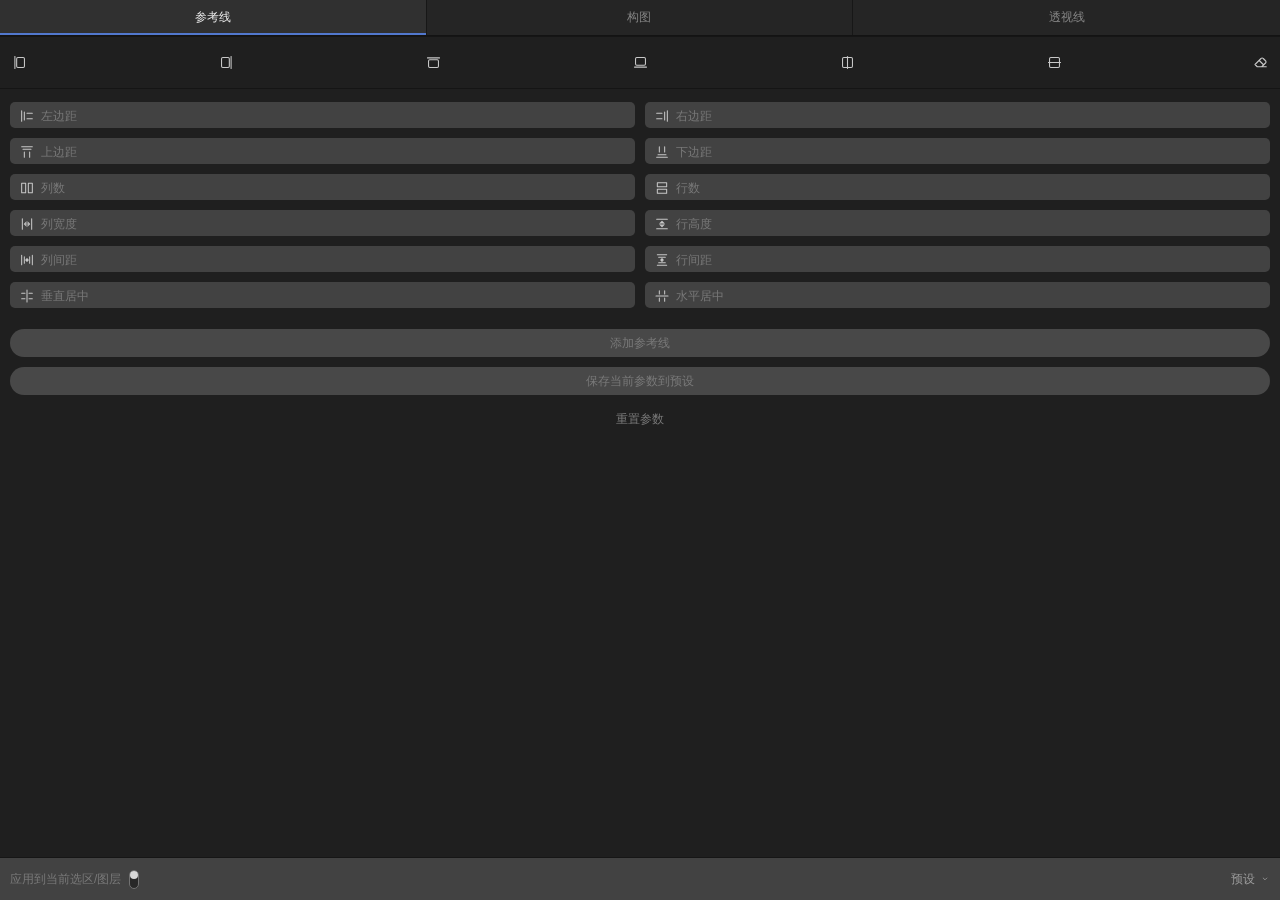
<file: guide-native/index.html>
<!doctype html>
<html lang="zh-CN">
<head>
<meta charset="utf-8">
<meta name="viewport" content="width=device-width,initial-scale=1">
<title>参考线</title>
<link rel="stylesheet" href="guide.css?v=2.2.73">
</head>
<body>
<svg class="svg-sprite" aria-hidden="true" focusable="false">
  <symbol id="i-padding-left" viewBox="0 0 24 24"><path d="M4 4v16M8 6v12M12 8h8M12 16h8"/></symbol>
  <symbol id="i-padding-right" viewBox="0 0 24 24"><path d="M20 4v16M16 6v12M4 8h8M4 16h8"/></symbol>
  <symbol id="i-padding-top" viewBox="0 0 24 24"><path d="M4 4h16M6 8h12M8 12v8M16 12v8"/></symbol>
  <symbol id="i-padding-bottom" viewBox="0 0 24 24"><path d="M4 20h16M6 16h12M8 4v8M16 4v8"/></symbol>
  <symbol id="i-column" viewBox="0 0 24 24"><rect x="4" y="5" width="6" height="14"/><rect x="14" y="5" width="6" height="14"/></symbol>
  <symbol id="i-row" viewBox="0 0 24 24"><rect x="5" y="4" width="14" height="6"/><rect x="5" y="14" width="14" height="6"/></symbol>
  <symbol id="i-column-width" viewBox="0 0 24 24"><path d="M5 4v16M19 4v16M8 12h8M8 12l3-3M8 12l3 3M16 12l-3-3M16 12l-3 3"/></symbol>
  <symbol id="i-row-height" viewBox="0 0 24 24"><path d="M4 5h16M4 19h16M12 8v8M12 8l-3 3M12 8l3 3M12 16l-3-3M12 16l3-3"/></symbol>
  <symbol id="i-column-space" viewBox="0 0 24 24"><path d="M4 5v14M20 5v14M8 7v10M16 7v10M10 12h4M10 12l2-2M10 12l2 2M14 12l-2-2M14 12l-2 2"/></symbol>
  <symbol id="i-row-space" viewBox="0 0 24 24"><path d="M5 4h14M5 20h14M7 8h10M7 16h10M12 10v4M12 10l-2 2M12 10l2 2M12 14l-2-2M12 14l2-2"/></symbol>
  <symbol id="i-column-center" viewBox="0 0 24 24"><path d="M12 3v18M4 8h5M15 8h5M4 16h5M15 16h5"/></symbol>
  <symbol id="i-row-center" viewBox="0 0 24 24"><path d="M3 12h18M8 4v5M16 4v5M8 15v5M16 15v5"/></symbol>
  <symbol id="i-assign" viewBox="0 0 24 24"><path d="M6 7h9M12 4l3 3-3 3M18 17H9M12 14l-3 3 3 3"/></symbol>
  <symbol id="i-guide-left" viewBox="0 0 24 24"><rect class="guide-target" x="8" y="5" width="11" height="14" rx="1.8"/><path class="guide-line" d="M5.5 3.5v17"/></symbol>
  <symbol id="i-guide-right" viewBox="0 0 24 24"><rect class="guide-target" x="5" y="5" width="11" height="14" rx="1.8"/><path class="guide-line" d="M18.5 3.5v17"/></symbol>
  <symbol id="i-guide-top" viewBox="0 0 24 24"><rect class="guide-target" x="5" y="8" width="14" height="11" rx="1.8"/><path class="guide-line" d="M3.5 5.5h17"/></symbol>
  <symbol id="i-guide-bottom" viewBox="0 0 24 24"><rect class="guide-target" x="5" y="5" width="14" height="11" rx="1.8"/><path class="guide-line" d="M3.5 18.5h17"/></symbol>
  <symbol id="i-guide-center" viewBox="0 0 24 24"><rect class="guide-target" x="5" y="5" width="14" height="14" rx="1.8"/><path class="guide-line" d="M12 3.5v17"/></symbol>
  <symbol id="i-guide-middle" viewBox="0 0 24 24"><rect class="guide-target" x="5" y="5" width="14" height="14" rx="1.8"/><path class="guide-line" d="M3.5 12h17"/></symbol>
  <symbol id="i-eraser" viewBox="0 0 24 24"><path d="m7 17-3-3 8-8a2 2 0 0 1 3 0l3 3a2 2 0 0 1 0 3l-5 5H7ZM10 9l5 5M7 17h12"/></symbol>
  <symbol id="i-arrow-down" viewBox="0 0 24 24"><path d="m7 9 5 5 5-5"/></symbol>
  <symbol id="i-perspective" viewBox="0 0 80 64"><path d="M4 60 40 32 76 60M4 4l36 28L76 4M0 32h80M12 60l28-28 28 28M12 4l28 28L68 4"/></symbol>
  <symbol id="i-horizon" viewBox="0 0 80 64"><path d="M4 32h72M12 27v10M68 27v10M21 29v6M59 29v6"/></symbol>
  <symbol id="i-paint" viewBox="0 0 24 24"><path d="M12 4a8 8 0 1 0 0 16h2a2 2 0 0 0 0-4h-1a2 2 0 0 1 0-4h3a4 4 0 0 0 0-8h-4Z"/><circle cx="7.5" cy="10" r="1"/><circle cx="10" cy="7" r="1"/><circle cx="15" cy="7.5" r="1"/></symbol>
  <symbol id="i-hide-grid" viewBox="0 0 24 24"><path d="M3 12s3-5 9-5 9 5 9 5-3 5-9 5-9-5-9-5Z"/><circle cx="12" cy="12" r="2.5"/><path d="M4 4l16 16"/></symbol>
</svg>
<div class="guide-app">
  <div class="tabs" role="tablist" aria-label="参考线工具分类">
    <button class="tab active" data-tab="reference" type="button">参考线</button>
    <button class="tab" data-tab="composition" type="button">构图</button>
    <button class="tab" data-tab="perspective" type="button">透视线</button>
  </div>

  <section class="tab-panel active" id="reference-panel">
    <div class="guide-form">
      <div class="separator"></div>
      <div class="quick-footer" aria-label="快捷参考线">
        <button data-quick="guide-left" title="左边界"><svg><use href="#i-guide-left"/></svg></button>
        <button data-quick="guide-right" title="右边界"><svg><use href="#i-guide-right"/></svg></button>
        <button data-quick="guide-top" title="顶边界"><svg><use href="#i-guide-top"/></svg></button>
        <button data-quick="guide-bottom" title="底边界"><svg><use href="#i-guide-bottom"/></svg></button>
        <button data-quick="guide-center" title="垂直中心"><svg><use href="#i-guide-center"/></svg></button>
        <button data-quick="guide-middle" title="水平中心"><svg><use href="#i-guide-middle"/></svg></button>
        <button id="clear-guides" title="清除全部参考线；Ctrl 清除水平，Shift 清除垂直"><svg class="eraser"><use href="#i-eraser"/></svg></button>
      </div>
      <div class="separator"></div>

      <div id="preset-panel" class="preset-panel" hidden>
        <div id="preset-list" class="preset-list"></div>
      </div>

      <div id="reference-form" class="form-wrap">
        <div class="field-grid" id="field-grid"></div>
        <div class="button-group">
          <div class="button-row primary-row"><button id="create-guides" type="button">添加参考线</button></div>
          <div class="button-row"><button id="save-preset" type="button">保存当前参数到预设</button></div>
          <div class="button-row"><button id="reset-form" class="reset" type="button">重置参数</button></div>
        </div>
      </div>
    </div>

    <div class="target-bar">
      <label class="target-label" id="target-label" title="优先使用当前选区，其次选中图层，最后画布">
        <span>应用到当前选区/图层</span>
        <input id="use-layer" type="checkbox" checked>
        <i></i>
      </label>
      <button id="toggle-presets" class="preset-toggle" type="button">预设 <svg><use href="#i-arrow-down"/></svg></button>
    </div>
  </section>

  <section class="tab-panel" id="composition-panel">
    <div id="composition-grid" class="composition-grid"></div>
  </section>

  <section class="tab-panel" id="perspective-panel">
    <div class="perspective-grid">
      <button class="perspective-card" data-perspective="perspective" type="button"><span>透视线</span><svg><use href="#i-perspective"/></svg></button>
      <button class="perspective-card" data-perspective="horizon" type="button"><span>水平线</span><svg><use href="#i-horizon"/></svg></button>
      <div class="perspective-actions">
        <button id="change-overlay-color" class="mini-card" title="切换构图线颜色" type="button"><svg><use href="#i-paint"/></svg></button>
        <button id="toggle-overlays" class="mini-card" title="显示或隐藏构图、透视线" type="button"><svg><use href="#i-hide-grid"/></svg></button>
      </div>
    </div>
  </section>
  <div id="toast" class="toast" aria-live="polite"></div>
</div>
<script src="guide.js?v=2.2.73"></script>
</body>
</html>
</file>
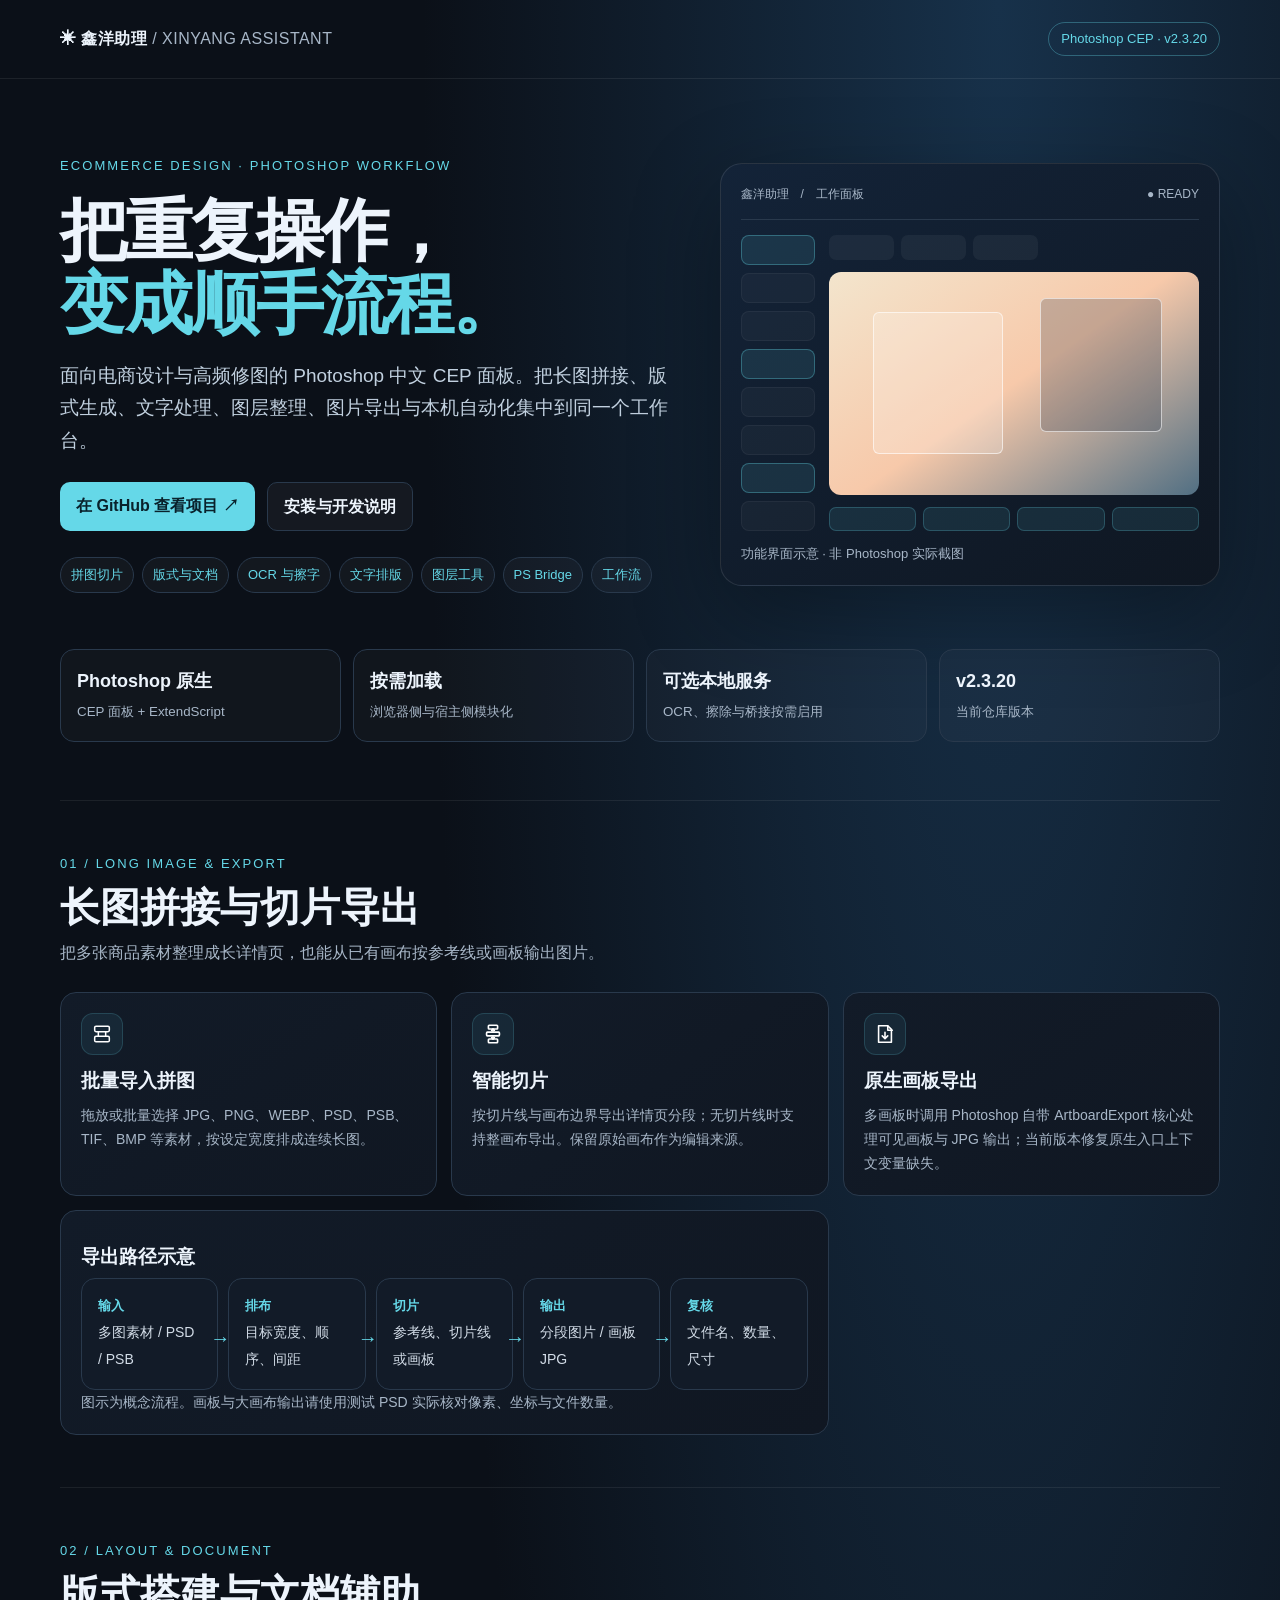
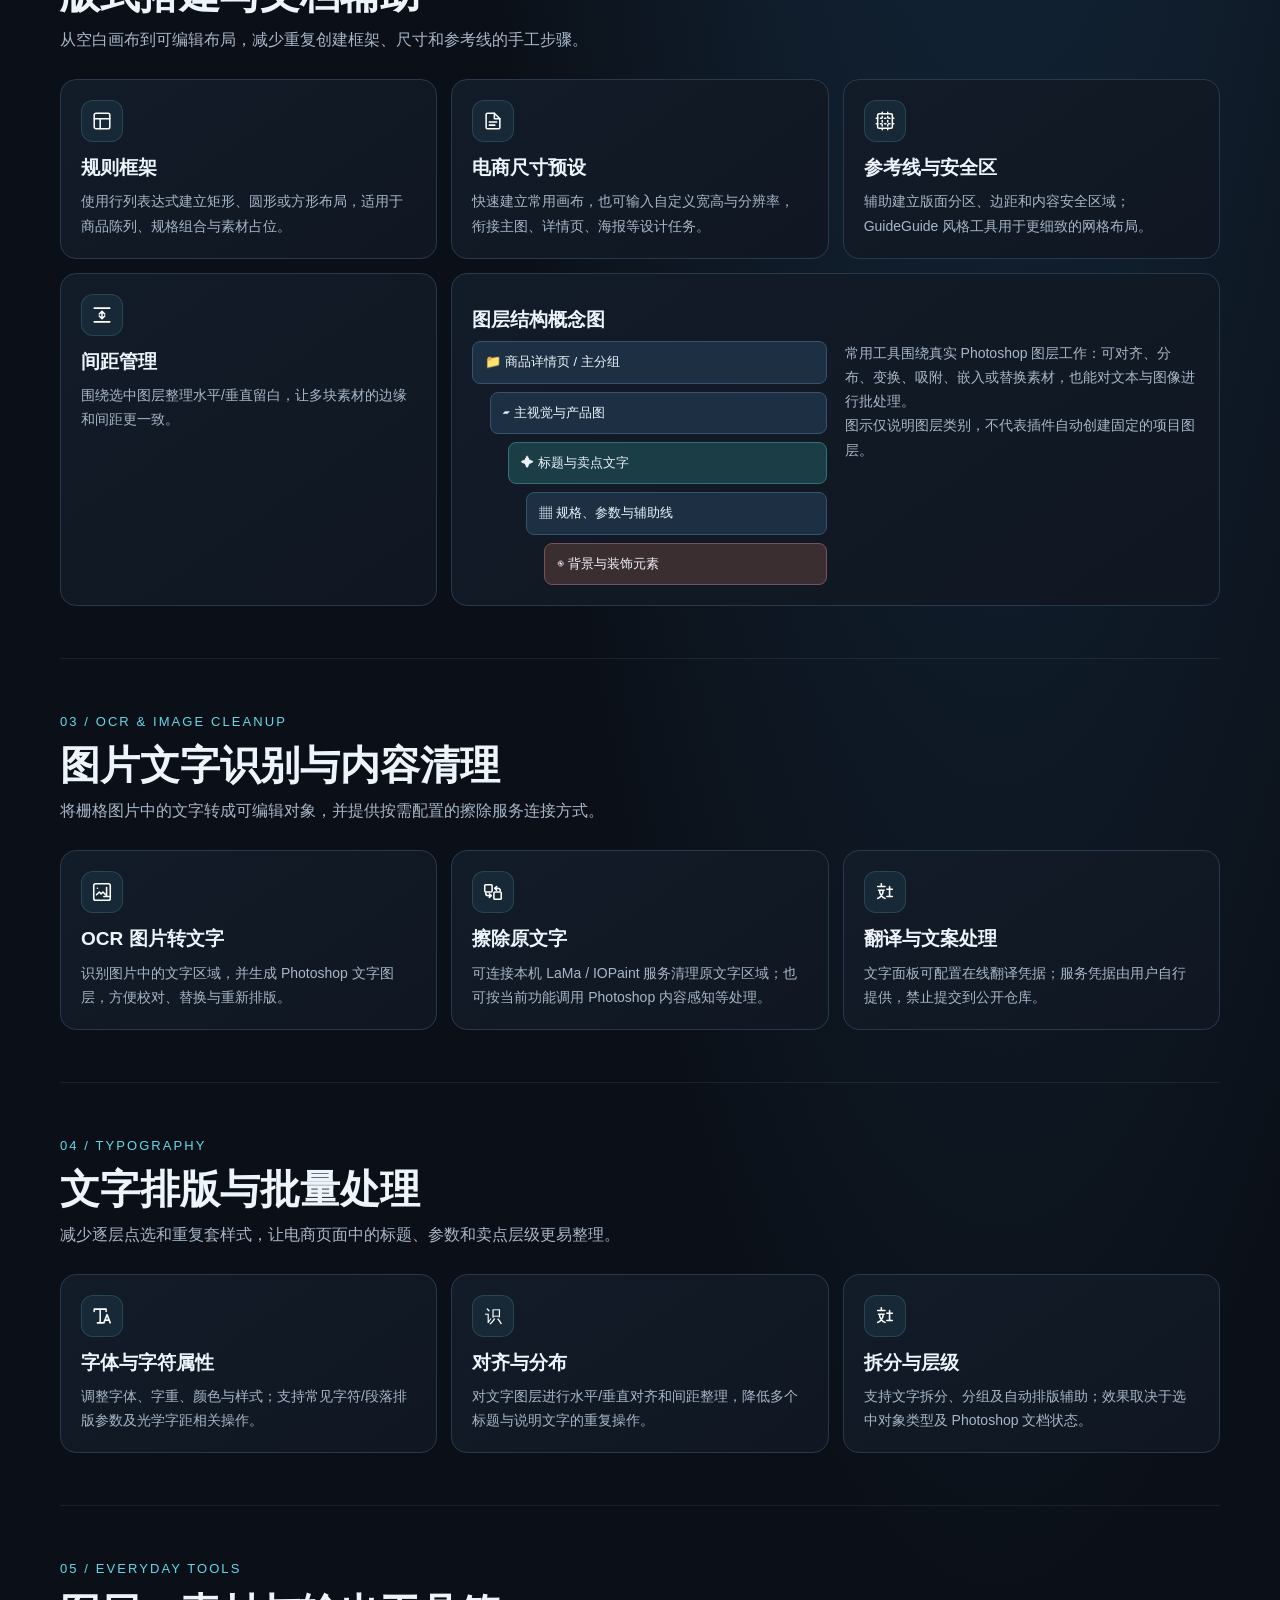
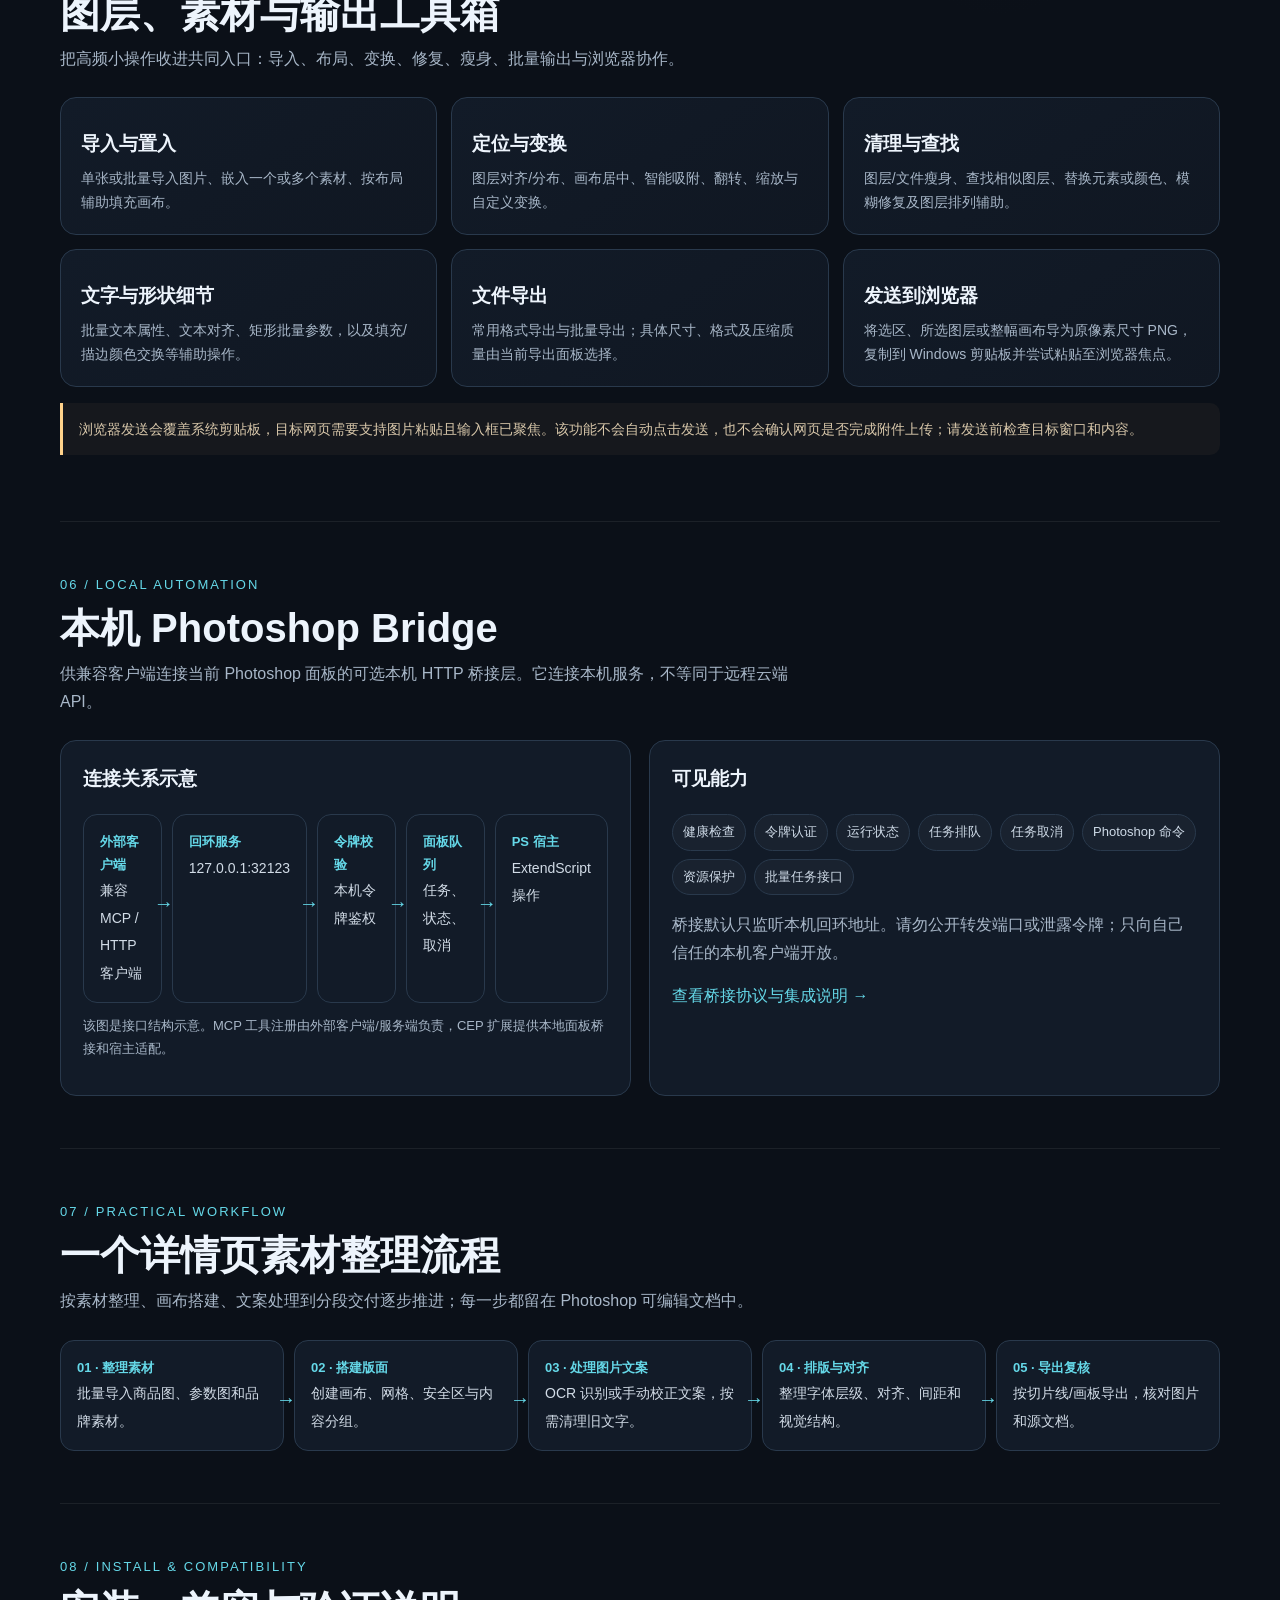
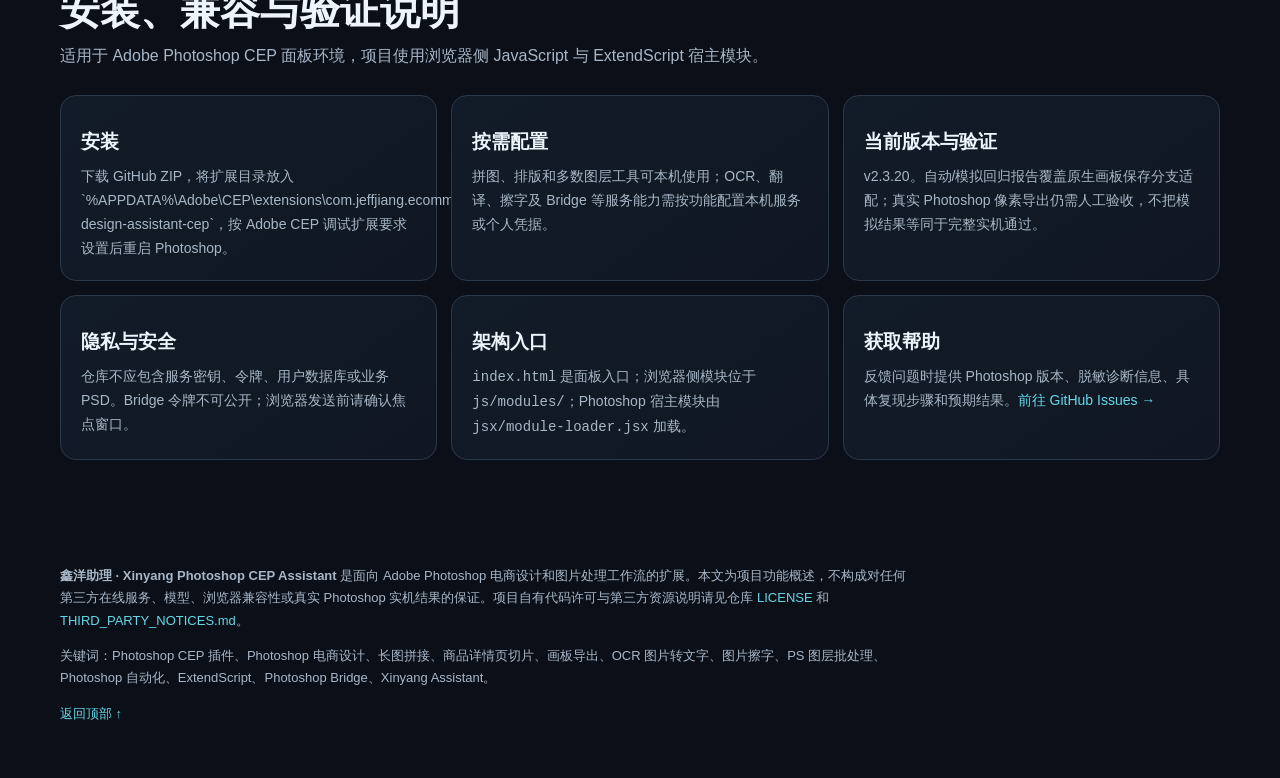
<file: PROJECT_FEATURES.html>
<!doctype html>
<html lang="zh-CN">
<head>
  <meta charset="utf-8">
  <meta name="viewport" content="width=device-width, initial-scale=1">
  <meta name="description" content="鑫洋助理 Photoshop CEP 扩展完整功能图解：电商长图拼接、智能切片、OCR 图片转文字、文字排版、批量图层工具、浏览器 PNG 协作与本机 Photoshop Bridge。">
  <meta name="keywords" content="鑫洋助理,Photoshop插件,Photoshop CEP,CEP扩展,ExtendScript,电商设计工具,商品详情页,长图拼接,图片切片,画板导出,OCR图片转文字,AI擦字,批量图层管理,文字排版,Photoshop自动化,PS Bridge,浏览器图片粘贴,Adobe Photoshop assistant">
  <meta property="og:title" content="鑫洋助理 Photoshop CEP｜完整功能图解">
  <meta property="og:description" content="一站式 Photoshop 电商设计与自动化面板：从长图拼接、OCR、排版到本机桥接。">
  <meta name="theme-color" content="#101722">
  <title>鑫洋助理 Photoshop CEP｜完整功能图解 v2.3.20</title>
  <style>
    :root{color-scheme:dark;--bg:#0b1018;--panel:#121b28;--panel2:#172333;--line:#29394c;--text:#edf4fc;--muted:#a8b7c8;--cyan:#65d8e8;--blue:#8bb7ff;--lime:#c7ef91;--amber:#ffd28b;--pink:#efb4d0;--max:1160px}
    *{box-sizing:border-box}html{scroll-behavior:smooth}body{margin:0;background:radial-gradient(ellipse at 78% 0%,#17314a 0,transparent 36rem),var(--bg);color:var(--text);font:16px/1.72 "Segoe UI","Microsoft YaHei",sans-serif}a{color:var(--cyan);text-decoration:none}a:hover{text-decoration:underline}.wrap{width:min(var(--max),calc(100% - 40px));margin:auto}.top{padding:22px 0;border-bottom:1px solid #ffffff13}.top .wrap{display:flex;justify-content:space-between;align-items:center;gap:16px}.brand{font-weight:750;letter-spacing:.03em}.badge{border:1px solid #65d8e855;border-radius:999px;padding:5px 12px;color:var(--cyan);font-size:13px}.hero{padding:76px 0 56px;display:grid;grid-template-columns:1.1fr .9fr;gap:48px;align-items:center}.eyebrow{color:var(--cyan);font-size:13px;letter-spacing:.16em;text-transform:uppercase}.hero h1{font-size:clamp(38px,6vw,68px);line-height:1.08;letter-spacing:-.04em;margin:16px 0}.hero h1 span{color:var(--cyan)}.lead{font-size:19px;color:#c1d0df;max-width:680px}.actions{display:flex;gap:12px;flex-wrap:wrap;margin-top:24px}.button{display:inline-block;padding:10px 16px;border-radius:10px;background:var(--cyan);color:#09212b;font-weight:700}.button.alt{background:#ffffff0a;color:var(--text);border:1px solid var(--line)}.hero-visual{border:1px solid #ffffff1b;background:linear-gradient(145deg,#132338,#0f1722);border-radius:22px;padding:20px;box-shadow:0 28px 90px #0005}.mini-head{display:flex;justify-content:space-between;color:var(--muted);font-size:12px;padding-bottom:14px;border-bottom:1px solid var(--line)}.mini-layout{display:grid;grid-template-columns:74px 1fr;gap:14px;padding-top:15px;min-height:300px}.mini-nav{display:grid;align-content:start;gap:8px}.mini-nav i{height:30px;border-radius:8px;background:#ffffff08;border:1px solid #ffffff0c}.mini-nav i:first-child,.mini-nav i:nth-child(4),.mini-nav i:nth-child(7){background:#65d8e81c;border-color:#65d8e855}.mini-work{display:grid;grid-template-rows:auto 1fr auto;gap:12px}.mini-tabs{display:flex;gap:7px}.mini-tabs i{height:25px;width:65px;border-radius:7px;background:#ffffff0c}.canvas{border-radius:12px;background:linear-gradient(145deg,#f3e5cd,#f7c9aa 50%,#516f83);position:relative;overflow:hidden;min-height:190px}.canvas:before,.canvas:after{content:"";position:absolute;border:1px solid #fff9;border-radius:6px}.canvas:before{inset:18% 53% 18% 12%;background:#fff3}.canvas:after{inset:12% 10% 28% 57%;background:#18283b38}.mini-tools{display:flex;gap:7px}.mini-tools i{height:24px;flex:1;border-radius:7px;background:#65d8e81a;border:1px solid #65d8e83b}.stats{display:grid;grid-template-columns:repeat(4,1fr);gap:12px;margin:0 0 58px}.stat{border:1px solid var(--line);background:#ffffff06;border-radius:14px;padding:16px}.stat b{display:block;font-size:18px}.stat small{color:var(--muted)}section{padding:52px 0;border-top:1px solid #ffffff12}.section-head{max-width:760px;margin-bottom:25px}.section-head h2{font-size:clamp(27px,4vw,40px);line-height:1.2;margin:8px 0}.section-head p{color:var(--muted);margin:0}.grid{display:grid;grid-template-columns:repeat(3,1fr);gap:14px}.card{background:linear-gradient(145deg,var(--panel),#101722);border:1px solid var(--line);border-radius:16px;padding:20px;min-width:0}.card h3{margin:10px 0 5px;font-size:19px}.card p{margin:0;color:var(--muted);font-size:14px}.icon{width:42px;height:42px;display:grid;place-items:center;background:#65d8e813;border:1px solid #65d8e82d;border-radius:12px}.icon img{width:22px;height:22px;filter:brightness(0) invert(1)}.wide{grid-column:span 2}.workflow{display:grid;grid-template-columns:repeat(5,1fr);gap:10px;align-items:stretch}.step{position:relative;background:var(--panel);border:1px solid var(--line);border-radius:14px;padding:16px}.step:not(:last-child):after{content:"→";position:absolute;right:-13px;top:38%;z-index:2;color:var(--cyan);font-size:20px}.step b{display:block;color:var(--cyan);font-size:13px}.step span{font-size:14px;color:#d2dce7}.visual-band{display:grid;grid-template-columns:1fr 1fr;gap:18px}.diagram{border:1px solid var(--line);border-radius:16px;background:var(--panel);padding:22px}.diagram h3{margin-top:0}.layer-stack{display:grid;gap:8px;max-width:450px}.layer{padding:9px 12px;background:#1d3043;border:1px solid #35526e;border-radius:8px;font-size:13px}.layer:nth-child(2){margin-left:18px}.layer:nth-child(3){margin-left:36px;background:#1b3d46;border-color:#32707a}.layer:nth-child(4){margin-left:54px}.layer:nth-child(5){margin-left:72px;background:#3b2e31;border-color:#79515c}.callout{color:var(--muted);font-size:13px;margin-top:12px}.pill-row{display:flex;flex-wrap:wrap;gap:8px}.pill{border:1px solid var(--line);background:#ffffff08;border-radius:999px;padding:6px 10px;color:#cedae7;font-size:13px}.notice{border-left:3px solid var(--amber);background:#ffd28b0b;padding:14px 16px;border-radius:0 10px 10px 0;color:#d8c7aa;font-size:14px}.footer{padding:40px 0 56px;color:var(--muted);font-size:13px}.footer p{max-width:850px}.toc{display:flex;gap:8px;flex-wrap:wrap;margin-top:26px}.toc a{font-size:13px;padding:6px 10px;background:#ffffff08;border:1px solid var(--line);border-radius:999px}
    @media(max-width:800px){.hero{grid-template-columns:1fr;padding-top:48px}.hero-visual{max-width:560px}.grid{grid-template-columns:repeat(2,1fr)}.workflow{grid-template-columns:1fr}.step:not(:last-child):after{content:"↓";right:16px;top:auto;bottom:-19px}.visual-band{grid-template-columns:1fr}.stats{grid-template-columns:repeat(2,1fr)}}@media(max-width:520px){.wrap{width:min(100% - 26px,var(--max))}.grid{grid-template-columns:1fr}.wide{grid-column:auto}.hero h1{font-size:42px}.top .wrap{align-items:flex-start}.badge{font-size:11px}.stats{gap:8px}.stat{padding:12px}}
  </style>
</head>
<body>
  <header class="top" id="top"><div class="wrap"><div class="brand">✳ 鑫洋助理 <span style="color:var(--muted);font-weight:400">/ XINYANG ASSISTANT</span></div><span class="badge">Photoshop CEP · v2.3.20</span></div></header>
  <main class="wrap">
    <section class="hero" style="border:0">
      <div><div class="eyebrow">Ecommerce design · Photoshop workflow</div><h1>把重复操作，<br><span>变成顺手流程。</span></h1><p class="lead">面向电商设计与高频修图的 Photoshop 中文 CEP 面板。把长图拼接、版式生成、文字处理、图层整理、图片导出与本机自动化集中到同一个工作台。</p><div class="actions"><a class="button" href="https://github.com/jeffjiang137/xinyang-photoshop-cep-assistant">在 GitHub 查看项目 ↗</a><a class="button alt" href="README.md">安装与开发说明</a></div><nav class="toc"><a href="#stitch">拼图切片</a><a href="#layout">版式与文档</a><a href="#ocr">OCR 与擦字</a><a href="#type">文字排版</a><a href="#tools">图层工具</a><a href="#bridge">PS Bridge</a><a href="#workflow">工作流</a></nav></div>
      <div class="hero-visual" role="img" aria-label="Photoshop 面板和电商画布的界面示意图"><div class="mini-head"><span>鑫洋助理　/　工作面板</span><span>● READY</span></div><div class="mini-layout"><div class="mini-nav"><i></i><i></i><i></i><i></i><i></i><i></i><i></i><i></i></div><div class="mini-work"><div class="mini-tabs"><i></i><i></i><i></i></div><div class="canvas"></div><div class="mini-tools"><i></i><i></i><i></i><i></i></div></div></div><div class="callout">功能界面示意 · 非 Photoshop 实际截图</div></div>
    </section>
    <div class="stats"><div class="stat"><b>Photoshop 原生</b><small>CEP 面板 + ExtendScript</small></div><div class="stat"><b>按需加载</b><small>浏览器侧与宿主侧模块化</small></div><div class="stat"><b>可选本地服务</b><small>OCR、擦除与桥接按需启用</small></div><div class="stat"><b>v2.3.20</b><small>当前仓库版本</small></div></div>

    <section id="stitch"><div class="section-head"><div class="eyebrow">01 / LONG IMAGE & EXPORT</div><h2>长图拼接与切片导出</h2><p>把多张商品素材整理成长详情页，也能从已有画布按参考线或画板输出图片。</p></div><div class="grid">
      <article class="card"><div class="icon"><img src="assets/icons/navigation/stitch.svg" alt=""></div><h3>批量导入拼图</h3><p>拖放或批量选择 JPG、PNG、WEBP、PSD、PSB、TIF、BMP 等素材，按设定宽度排成连续长图。</p></article>
      <article class="card"><div class="icon"><img src="assets/icons/common-tools/distribute-vertical.svg" alt=""></div><h3>智能切片</h3><p>按切片线与画布边界导出详情页分段；无切片线时支持整画布导出。保留原始画布作为编辑来源。</p></article>
      <article class="card"><div class="icon"><img src="assets/icons/common-tools/export.svg" alt=""></div><h3>原生画板导出</h3><p>多画板时调用 Photoshop 自带 ArtboardExport 核心处理可见画板与 JPG 输出；当前版本修复原生入口上下文变量缺失。</p></article>
      <article class="card wide"><h3>导出路径示意</h3><div class="workflow"><div class="step"><b>输入</b><span>多图素材 / PSD / PSB</span></div><div class="step"><b>排布</b><span>目标宽度、顺序、间距</span></div><div class="step"><b>切片</b><span>参考线、切片线或画板</span></div><div class="step"><b>输出</b><span>分段图片 / 画板 JPG</span></div><div class="step"><b>复核</b><span>文件名、数量、尺寸</span></div></div><p class="callout">图示为概念流程。画板与大画布输出请使用测试 PSD 实际核对像素、坐标与文件数量。</p></article>
    </div></section>

    <section id="layout"><div class="section-head"><div class="eyebrow">02 / LAYOUT & DOCUMENT</div><h2>版式搭建与文档辅助</h2><p>从空白画布到可编辑布局，减少重复创建框架、尺寸和参考线的手工步骤。</p></div><div class="grid">
      <article class="card"><div class="icon"><img src="assets/icons/navigation/framework.svg" alt=""></div><h3>规则框架</h3><p>使用行列表达式建立矩形、圆形或方形布局，适用于商品陈列、规格组合与素材占位。</p></article>
      <article class="card"><div class="icon"><img src="assets/icons/navigation/document.svg" alt=""></div><h3>电商尺寸预设</h3><p>快速建立常用画布，也可输入自定义宽高与分辨率，衔接主图、详情页、海报等设计任务。</p></article>
      <article class="card"><div class="icon"><img src="assets/icons/navigation/guides.svg" alt=""></div><h3>参考线与安全区</h3><p>辅助建立版面分区、边距和内容安全区域；GuideGuide 风格工具用于更细致的网格布局。</p></article>
      <article class="card"><div class="icon"><img src="assets/icons/navigation/spacing.svg" alt=""></div><h3>间距管理</h3><p>围绕选中图层整理水平/垂直留白，让多块素材的边缘和间距更一致。</p></article>
      <article class="card wide"><h3>图层结构概念图</h3><div class="visual-band"><div class="layer-stack"><div class="layer">📁 商品详情页 / 主分组</div><div class="layer">▰ 主视觉与产品图</div><div class="layer">✦ 标题与卖点文字</div><div class="layer">▦ 规格、参数与辅助线</div><div class="layer">◉ 背景与装饰元素</div></div><div><p>常用工具围绕真实 Photoshop 图层工作：可对齐、分布、变换、吸附、嵌入或替换素材，也能对文本与图像进行批处理。</p><p class="callout">图示仅说明图层类别，不代表插件自动创建固定的项目图层。</p></div></div></article>
    </div></section>

    <section id="ocr"><div class="section-head"><div class="eyebrow">03 / OCR & IMAGE CLEANUP</div><h2>图片文字识别与内容清理</h2><p>将栅格图片中的文字转成可编辑对象，并提供按需配置的擦除服务连接方式。</p></div><div class="grid">
      <article class="card"><div class="icon"><img src="assets/icons/common-tools/image-text.svg" alt=""></div><h3>OCR 图片转文字</h3><p>识别图片中的文字区域，并生成 Photoshop 文字图层，方便校对、替换与重新排版。</p></article>
      <article class="card"><div class="icon"><img src="assets/icons/common-tools/replace.svg" alt=""></div><h3>擦除原文字</h3><p>可连接本机 LaMa / IOPaint 服务清理原文字区域；也可按当前功能调用 Photoshop 内容感知等处理。</p></article>
      <article class="card"><div class="icon"><img src="assets/icons/common-tools/pinyin.svg" alt=""></div><h3>翻译与文案处理</h3><p>文字面板可配置在线翻译凭据；服务凭据由用户自行提供，禁止提交到公开仓库。</p></article>
    </div></section>

    <section id="type"><div class="section-head"><div class="eyebrow">04 / TYPOGRAPHY</div><h2>文字排版与批量处理</h2><p>减少逐层点选和重复套样式，让电商页面中的标题、参数和卖点层级更易整理。</p></div><div class="grid">
      <article class="card"><div class="icon"><img src="assets/icons/navigation/typography.svg" alt=""></div><h3>字体与字符属性</h3><p>调整字体、字重、颜色与样式；支持常见字符/段落排版参数及光学字距相关操作。</p></article>
      <article class="card"><div class="icon"><img src="assets/icons/navigation/text.svg" alt=""></div><h3>对齐与分布</h3><p>对文字图层进行水平/垂直对齐和间距整理，降低多个标题与说明文字的重复操作。</p></article>
      <article class="card"><div class="icon"><img src="assets/icons/common-tools/pinyin.svg" alt=""></div><h3>拆分与层级</h3><p>支持文字拆分、分组及自动排版辅助；效果取决于选中对象类型及 Photoshop 文档状态。</p></article>
    </div></section>

    <section id="tools"><div class="section-head"><div class="eyebrow">05 / EVERYDAY TOOLS</div><h2>图层、素材与输出工具箱</h2><p>把高频小操作收进共同入口：导入、布局、变换、修复、瘦身、批量输出与浏览器协作。</p></div><div class="grid">
      <article class="card"><h3>导入与置入</h3><p>单张或批量导入图片、嵌入一个或多个素材、按布局辅助填充画布。</p></article>
      <article class="card"><h3>定位与变换</h3><p>图层对齐/分布、画布居中、智能吸附、翻转、缩放与自定义变换。</p></article>
      <article class="card"><h3>清理与查找</h3><p>图层/文件瘦身、查找相似图层、替换元素或颜色、模糊修复及图层排列辅助。</p></article>
      <article class="card"><h3>文字与形状细节</h3><p>批量文本属性、文本对齐、矩形批量参数，以及填充/描边颜色交换等辅助操作。</p></article>
      <article class="card"><h3>文件导出</h3><p>常用格式导出与批量导出；具体尺寸、格式及压缩质量由当前导出面板选择。</p></article>
      <article class="card"><h3>发送到浏览器</h3><p>将选区、所选图层或整幅画布导为原像素尺寸 PNG，复制到 Windows 剪贴板并尝试粘贴至浏览器焦点。</p></article>
    </div><p class="notice" style="margin-top:16px">浏览器发送会覆盖系统剪贴板，目标网页需要支持图片粘贴且输入框已聚焦。该功能不会自动点击发送，也不会确认网页是否完成附件上传；请发送前检查目标窗口和内容。</p></section>

    <section id="bridge"><div class="section-head"><div class="eyebrow">06 / LOCAL AUTOMATION</div><h2>本机 Photoshop Bridge</h2><p>供兼容客户端连接当前 Photoshop 面板的可选本机 HTTP 桥接层。它连接本机服务，不等同于远程云端 API。</p></div><div class="visual-band">
      <article class="diagram"><h3>连接关系示意</h3><div class="workflow"><div class="step"><b>外部客户端</b><span>兼容 MCP / HTTP 客户端</span></div><div class="step"><b>回环服务</b><span>127.0.0.1:32123</span></div><div class="step"><b>令牌校验</b><span>本机令牌鉴权</span></div><div class="step"><b>面板队列</b><span>任务、状态、取消</span></div><div class="step"><b>PS 宿主</b><span>ExtendScript 操作</span></div></div><p class="callout">该图是接口结构示意。MCP 工具注册由外部客户端/服务端负责，CEP 扩展提供本地面板桥接和宿主适配。</p></article>
      <article class="diagram"><h3>可见能力</h3><div class="pill-row"><span class="pill">健康检查</span><span class="pill">令牌认证</span><span class="pill">运行状态</span><span class="pill">任务排队</span><span class="pill">任务取消</span><span class="pill">Photoshop 命令</span><span class="pill">资源保护</span><span class="pill">批量任务接口</span></div><p style="color:var(--muted)">桥接默认只监听本机回环地址。请勿公开转发端口或泄露令牌；只向自己信任的本机客户端开放。</p><a href="docs/PS_BRIDGE_INTEGRATION.md">查看桥接协议与集成说明 →</a></article>
    </div></section>

    <section id="workflow"><div class="section-head"><div class="eyebrow">07 / PRACTICAL WORKFLOW</div><h2>一个详情页素材整理流程</h2><p>按素材整理、画布搭建、文案处理到分段交付逐步推进；每一步都留在 Photoshop 可编辑文档中。</p></div><div class="workflow">
      <div class="step"><b>01 · 整理素材</b><span>批量导入商品图、参数图和品牌素材。</span></div><div class="step"><b>02 · 搭建版面</b><span>创建画布、网格、安全区与内容分组。</span></div><div class="step"><b>03 · 处理图片文案</b><span>OCR 识别或手动校正文案，按需清理旧文字。</span></div><div class="step"><b>04 · 排版与对齐</b><span>整理字体层级、对齐、间距和视觉结构。</span></div><div class="step"><b>05 · 导出复核</b><span>按切片线/画板导出，核对图片和源文档。</span></div>
    </div></section>

    <section id="setup"><div class="section-head"><div class="eyebrow">08 / INSTALL & COMPATIBILITY</div><h2>安装、兼容与验证说明</h2><p>适用于 Adobe Photoshop CEP 面板环境，项目使用浏览器侧 JavaScript 与 ExtendScript 宿主模块。</p></div><div class="grid">
      <article class="card"><h3>安装</h3><p>下载 GitHub ZIP，将扩展目录放入 `%APPDATA%\Adobe\CEP\extensions\com.jeffjiang.ecommerce-design-assistant-cep`，按 Adobe CEP 调试扩展要求设置后重启 Photoshop。</p></article>
      <article class="card"><h3>按需配置</h3><p>拼图、排版和多数图层工具可本机使用；OCR、翻译、擦字及 Bridge 等服务能力需按功能配置本机服务或个人凭据。</p></article>
      <article class="card"><h3>当前版本与验证</h3><p>v2.3.20。自动/模拟回归报告覆盖原生画板保存分支适配；真实 Photoshop 像素导出仍需人工验收，不把模拟结果等同于完整实机通过。</p></article>
      <article class="card"><h3>隐私与安全</h3><p>仓库不应包含服务密钥、令牌、用户数据库或业务 PSD。Bridge 令牌不可公开；浏览器发送前请确认焦点窗口。</p></article>
      <article class="card"><h3>架构入口</h3><p><code>index.html</code> 是面板入口；浏览器侧模块位于 <code>js/modules/</code>；Photoshop 宿主模块由 <code>jsx/module-loader.jsx</code> 加载。</p></article>
      <article class="card"><h3>获取帮助</h3><p>反馈问题时提供 Photoshop 版本、脱敏诊断信息、具体复现步骤和预期结果。<a href="https://github.com/jeffjiang137/xinyang-photoshop-cep-assistant/issues">前往 GitHub Issues →</a></p></article>
    </div></section>
  </main>
  <footer class="footer"><div class="wrap"><p><strong>鑫洋助理 · Xinyang Photoshop CEP Assistant</strong> 是面向 Adobe Photoshop 电商设计和图片处理工作流的扩展。本文为项目功能概述，不构成对任何第三方在线服务、模型、浏览器兼容性或真实 Photoshop 实机结果的保证。项目自有代码许可与第三方资源说明请见仓库 <a href="LICENSE">LICENSE</a> 和 <a href="THIRD_PARTY_NOTICES.md">THIRD_PARTY_NOTICES.md</a>。</p><p>关键词：Photoshop CEP 插件、Photoshop 电商设计、长图拼接、商品详情页切片、画板导出、OCR 图片转文字、图片擦字、PS 图层批处理、Photoshop 自动化、ExtendScript、Photoshop Bridge、Xinyang Assistant。</p><a href="#top" onclick="window.scrollTo({top:0,behavior:'smooth'});return false">返回顶部 ↑</a></div></footer>
</body>
</html>
</file>
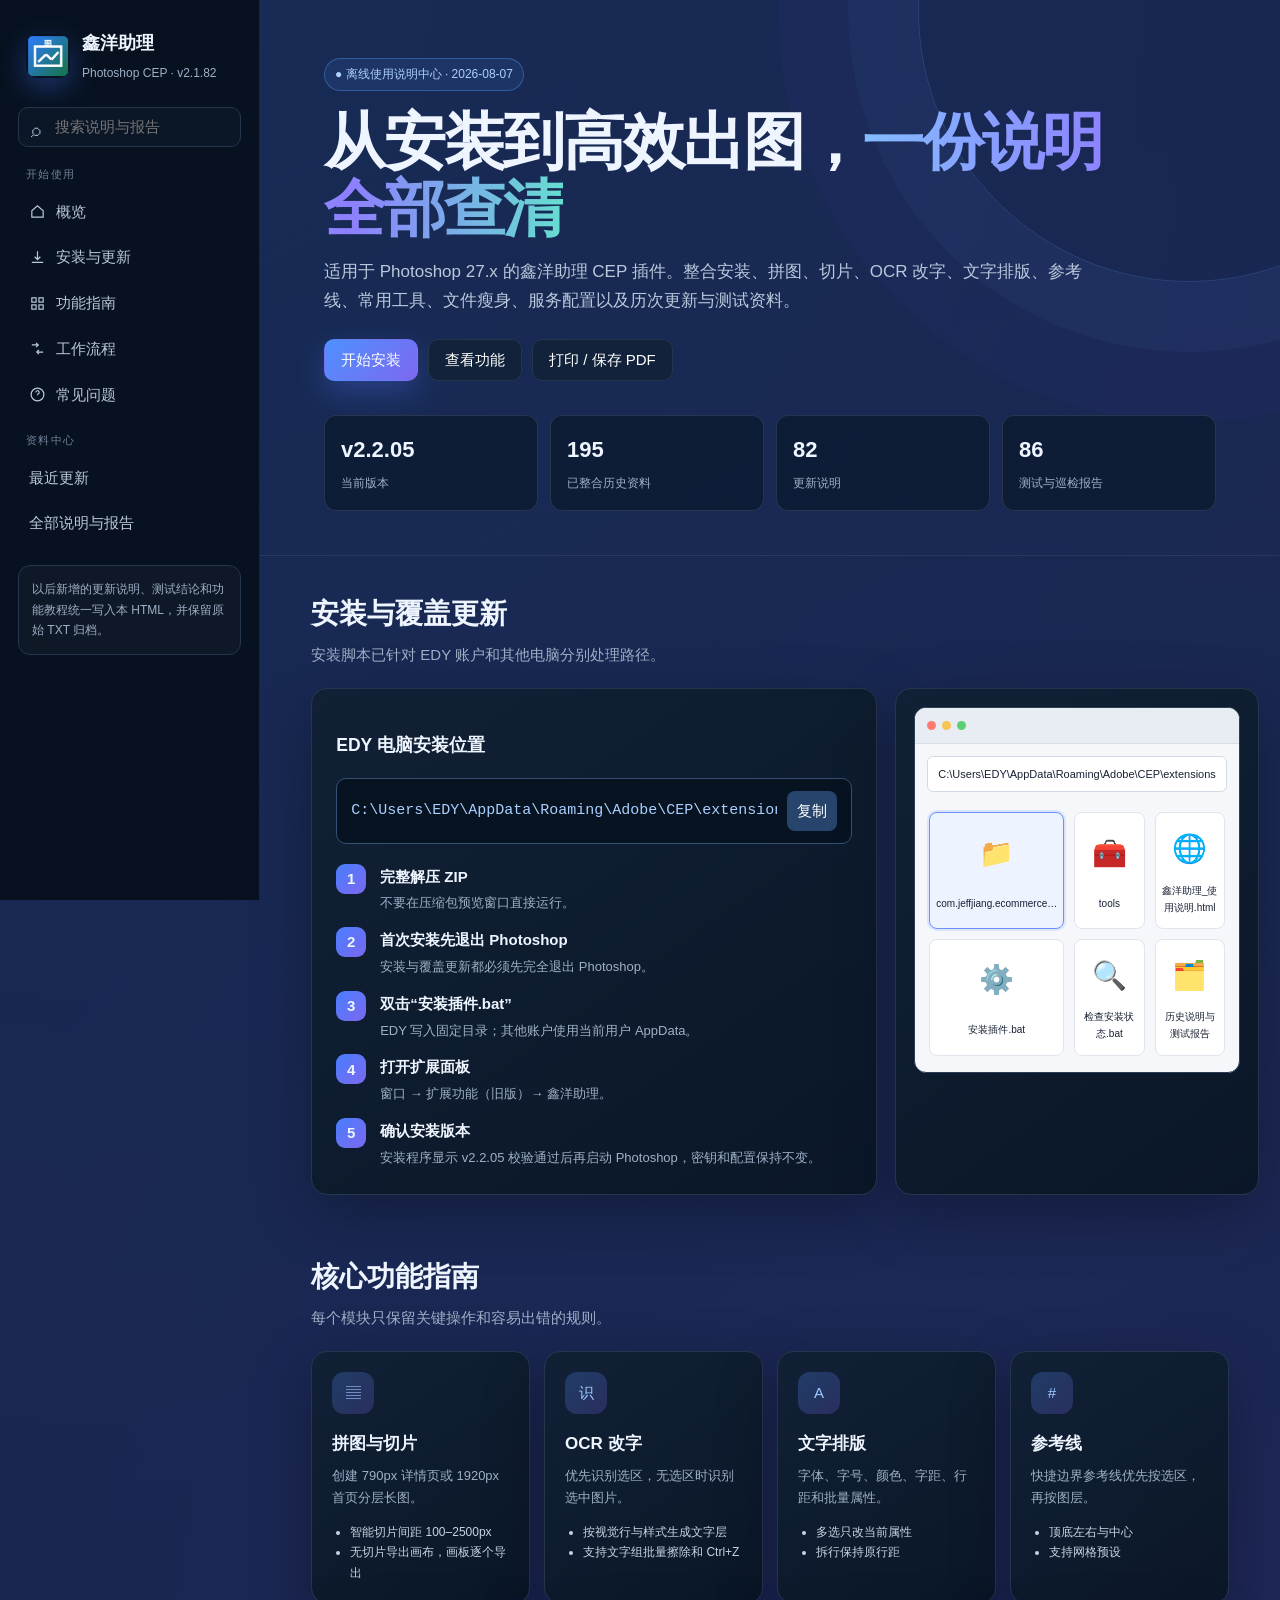
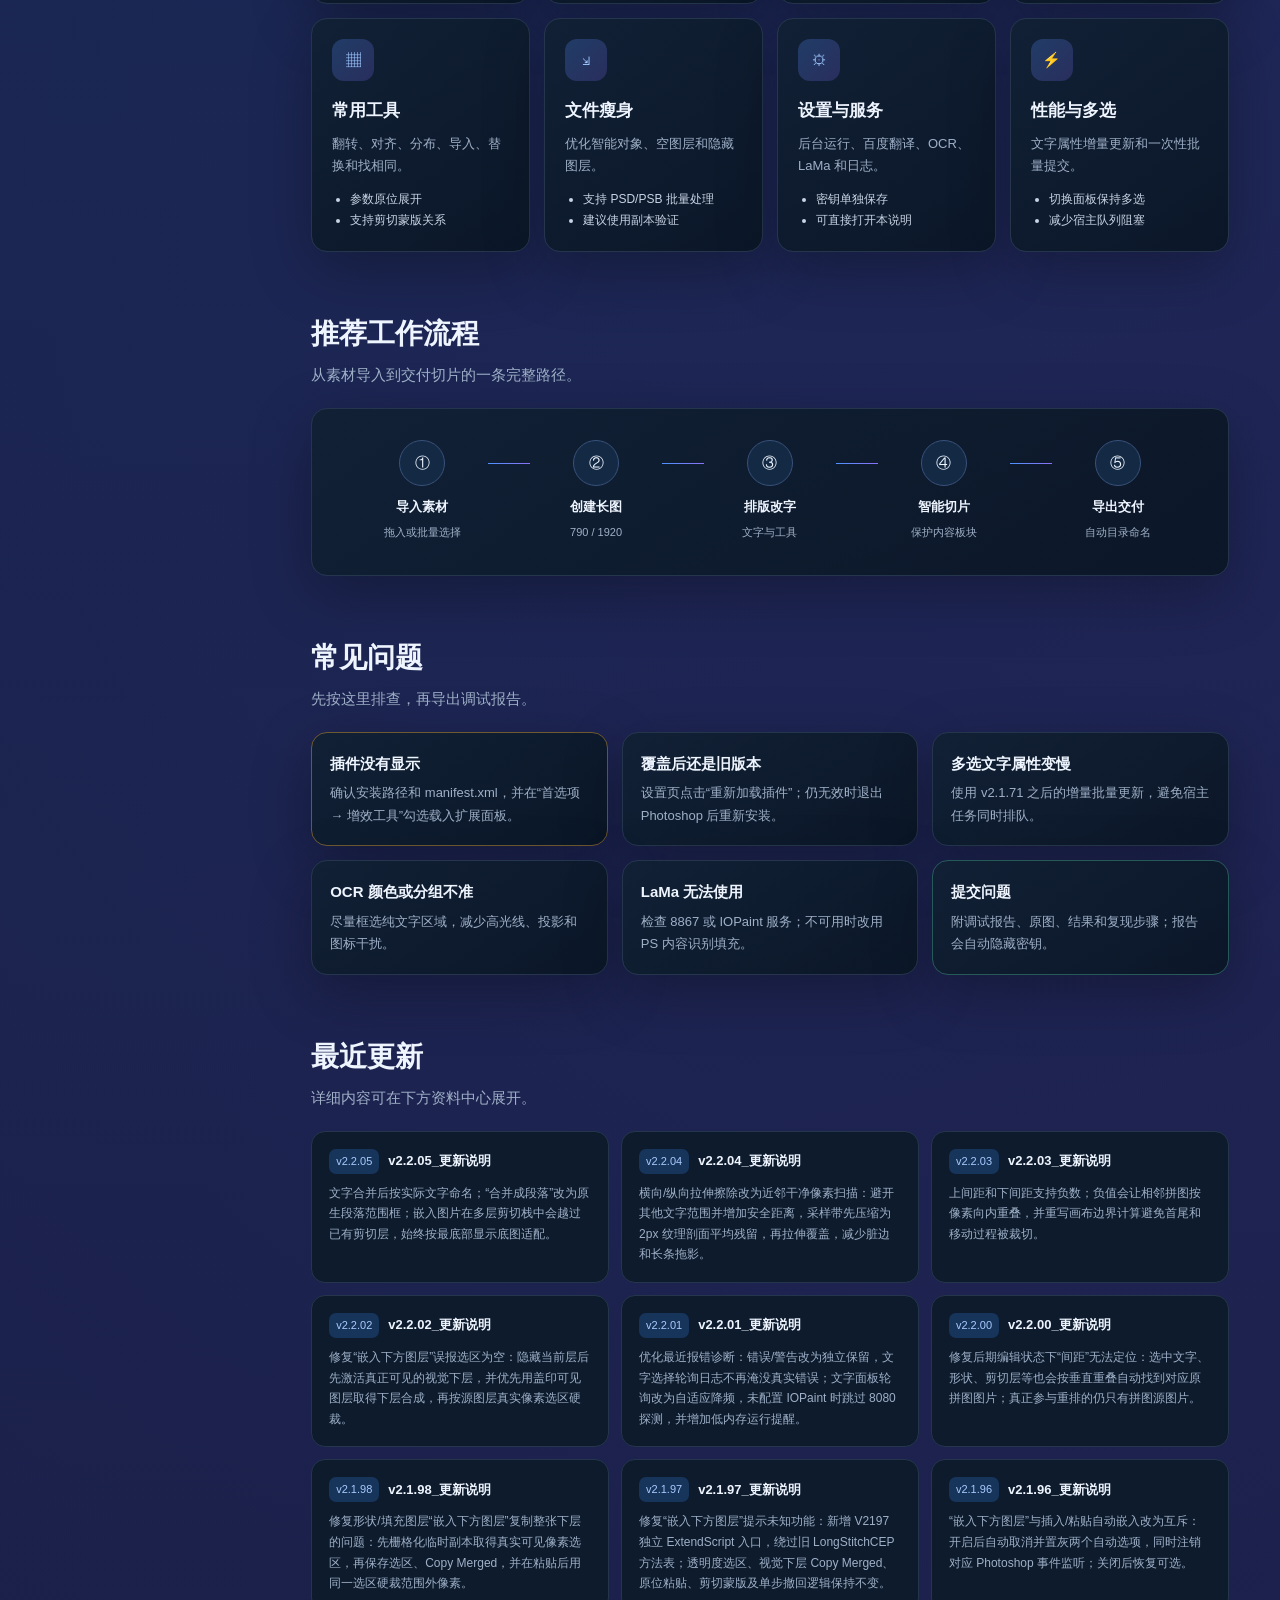
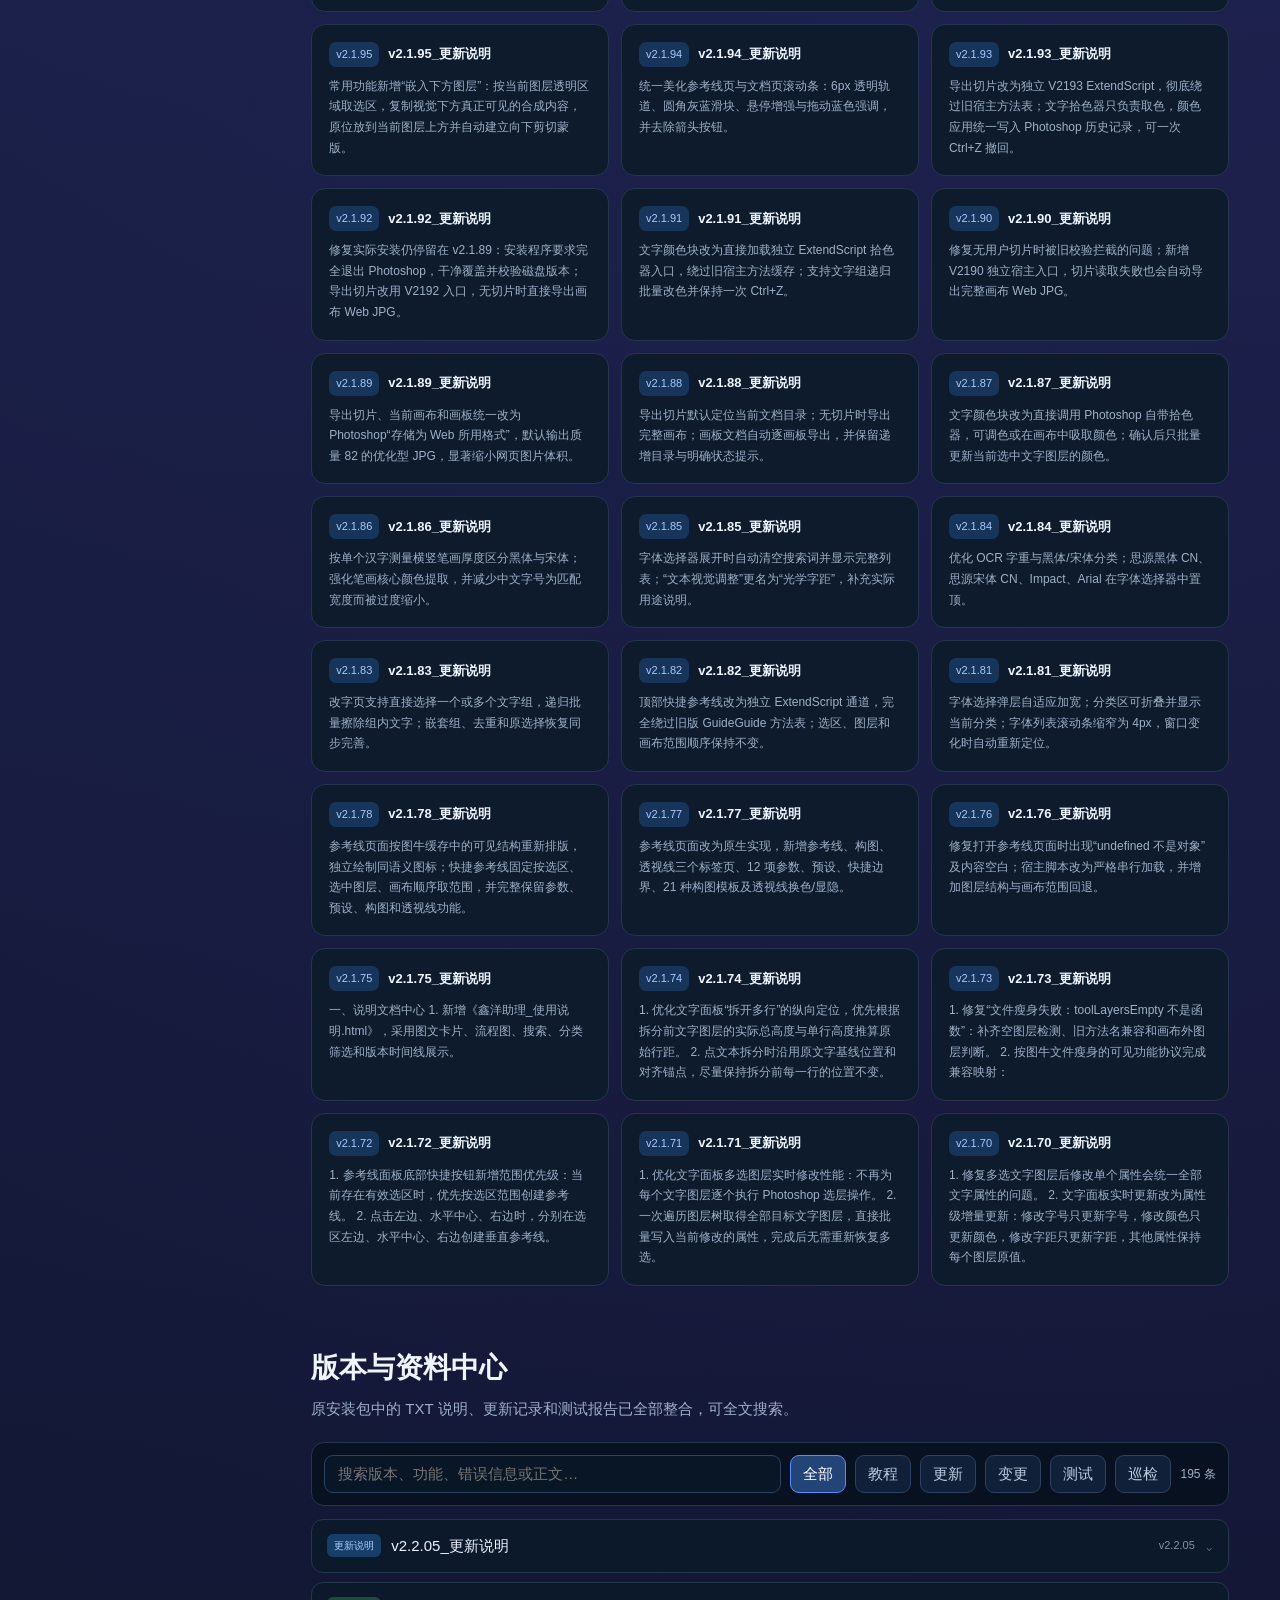
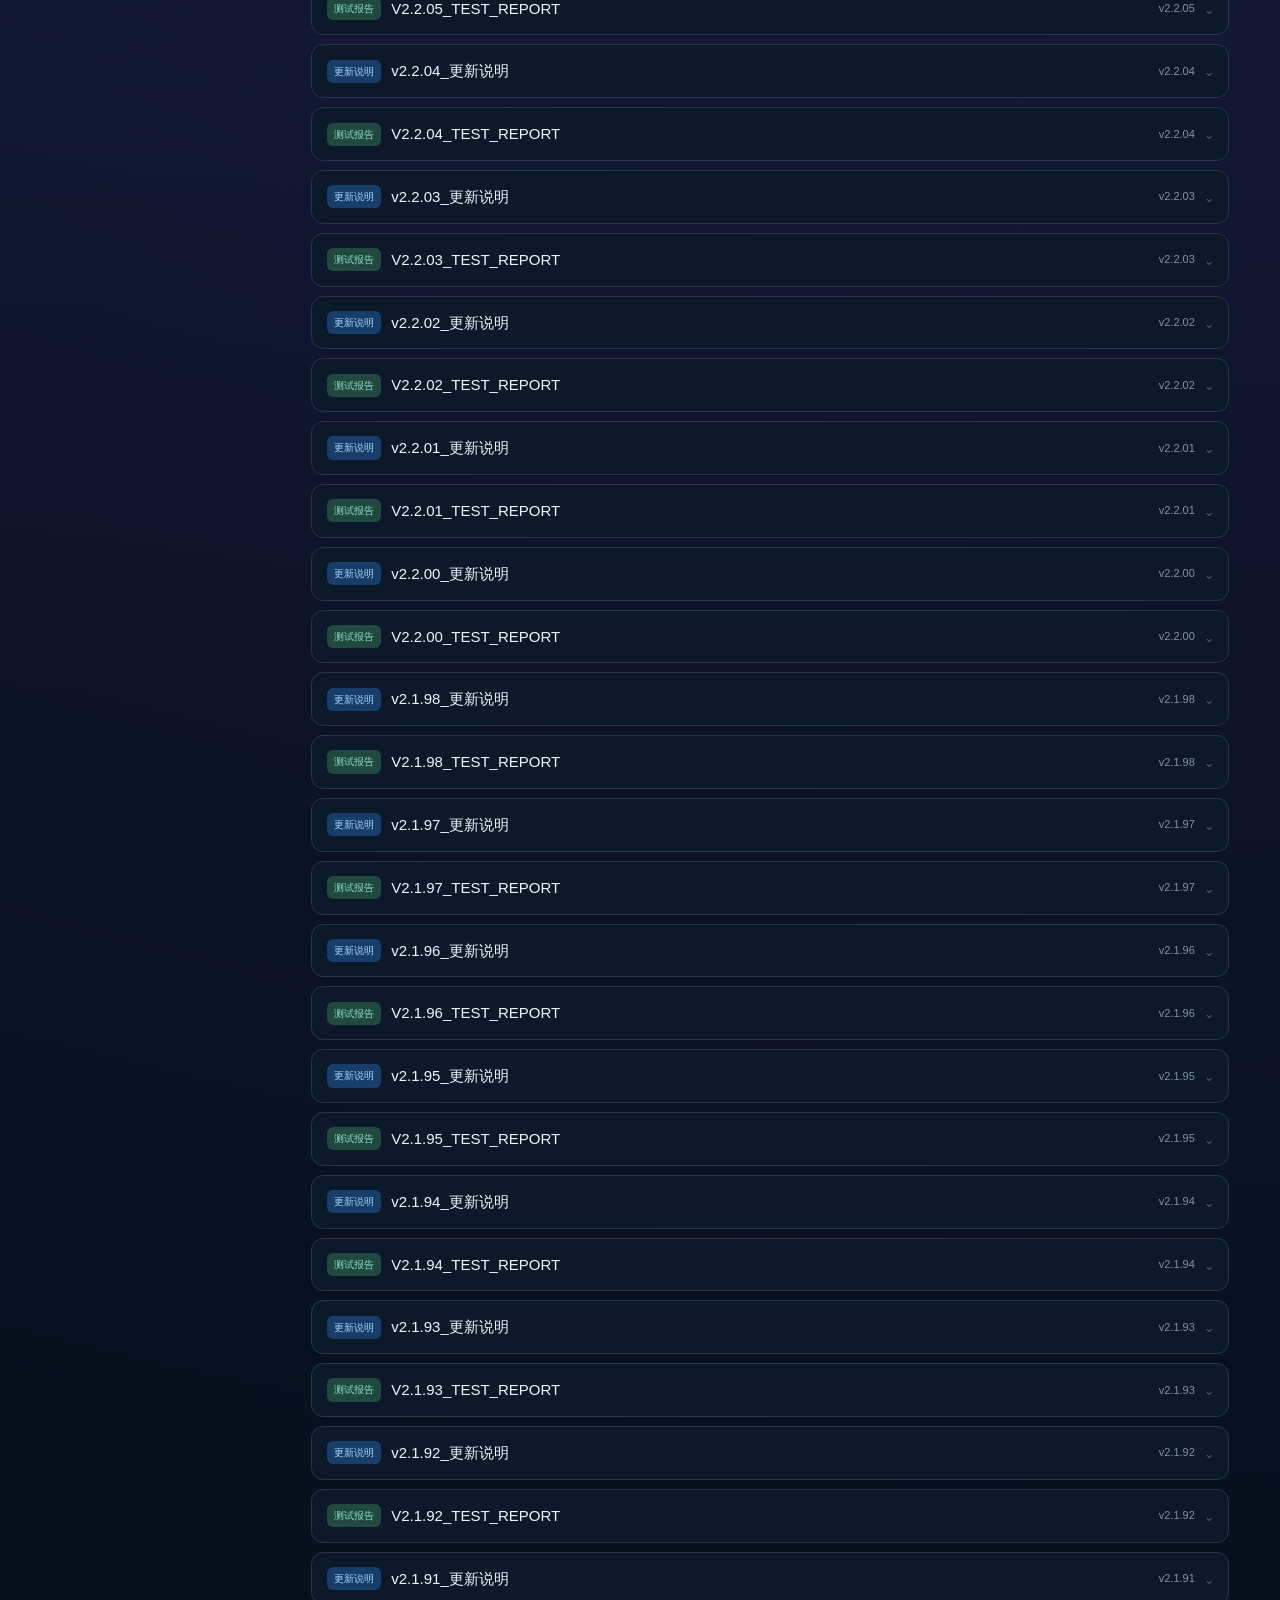
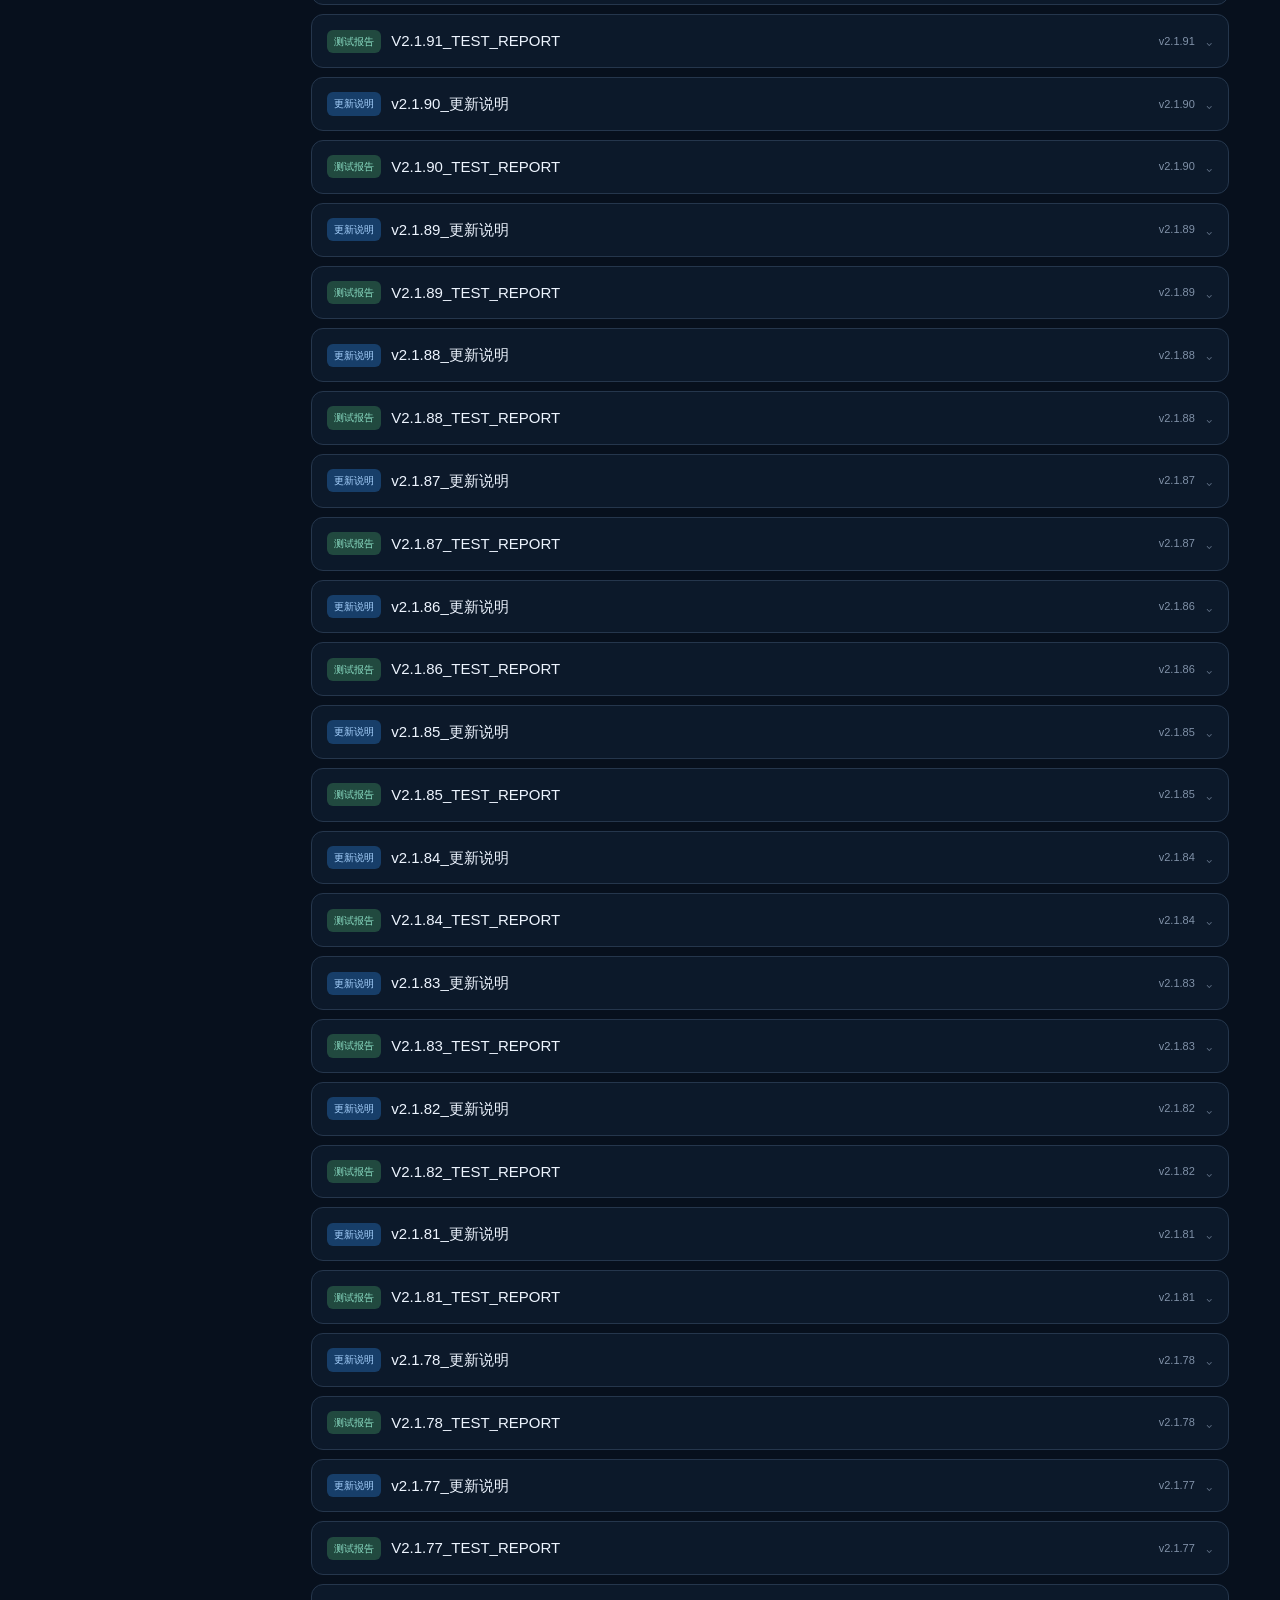
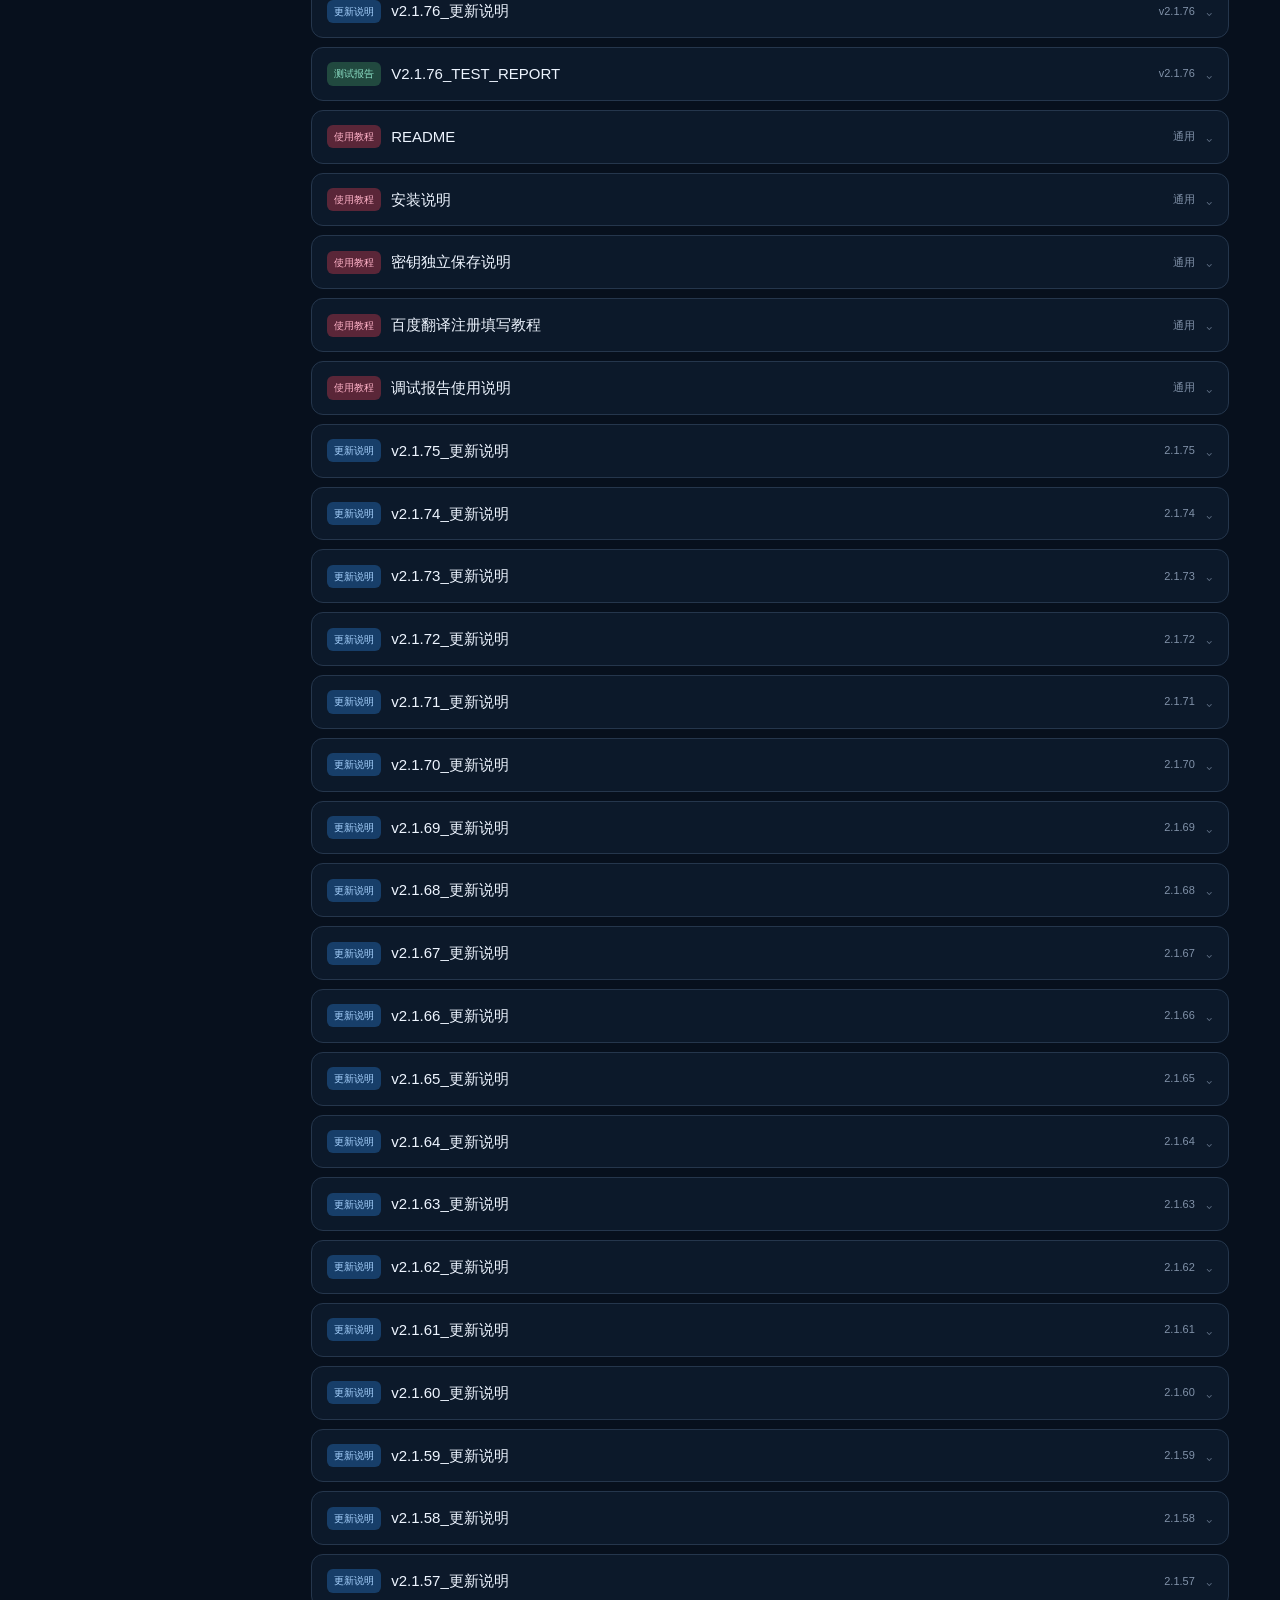
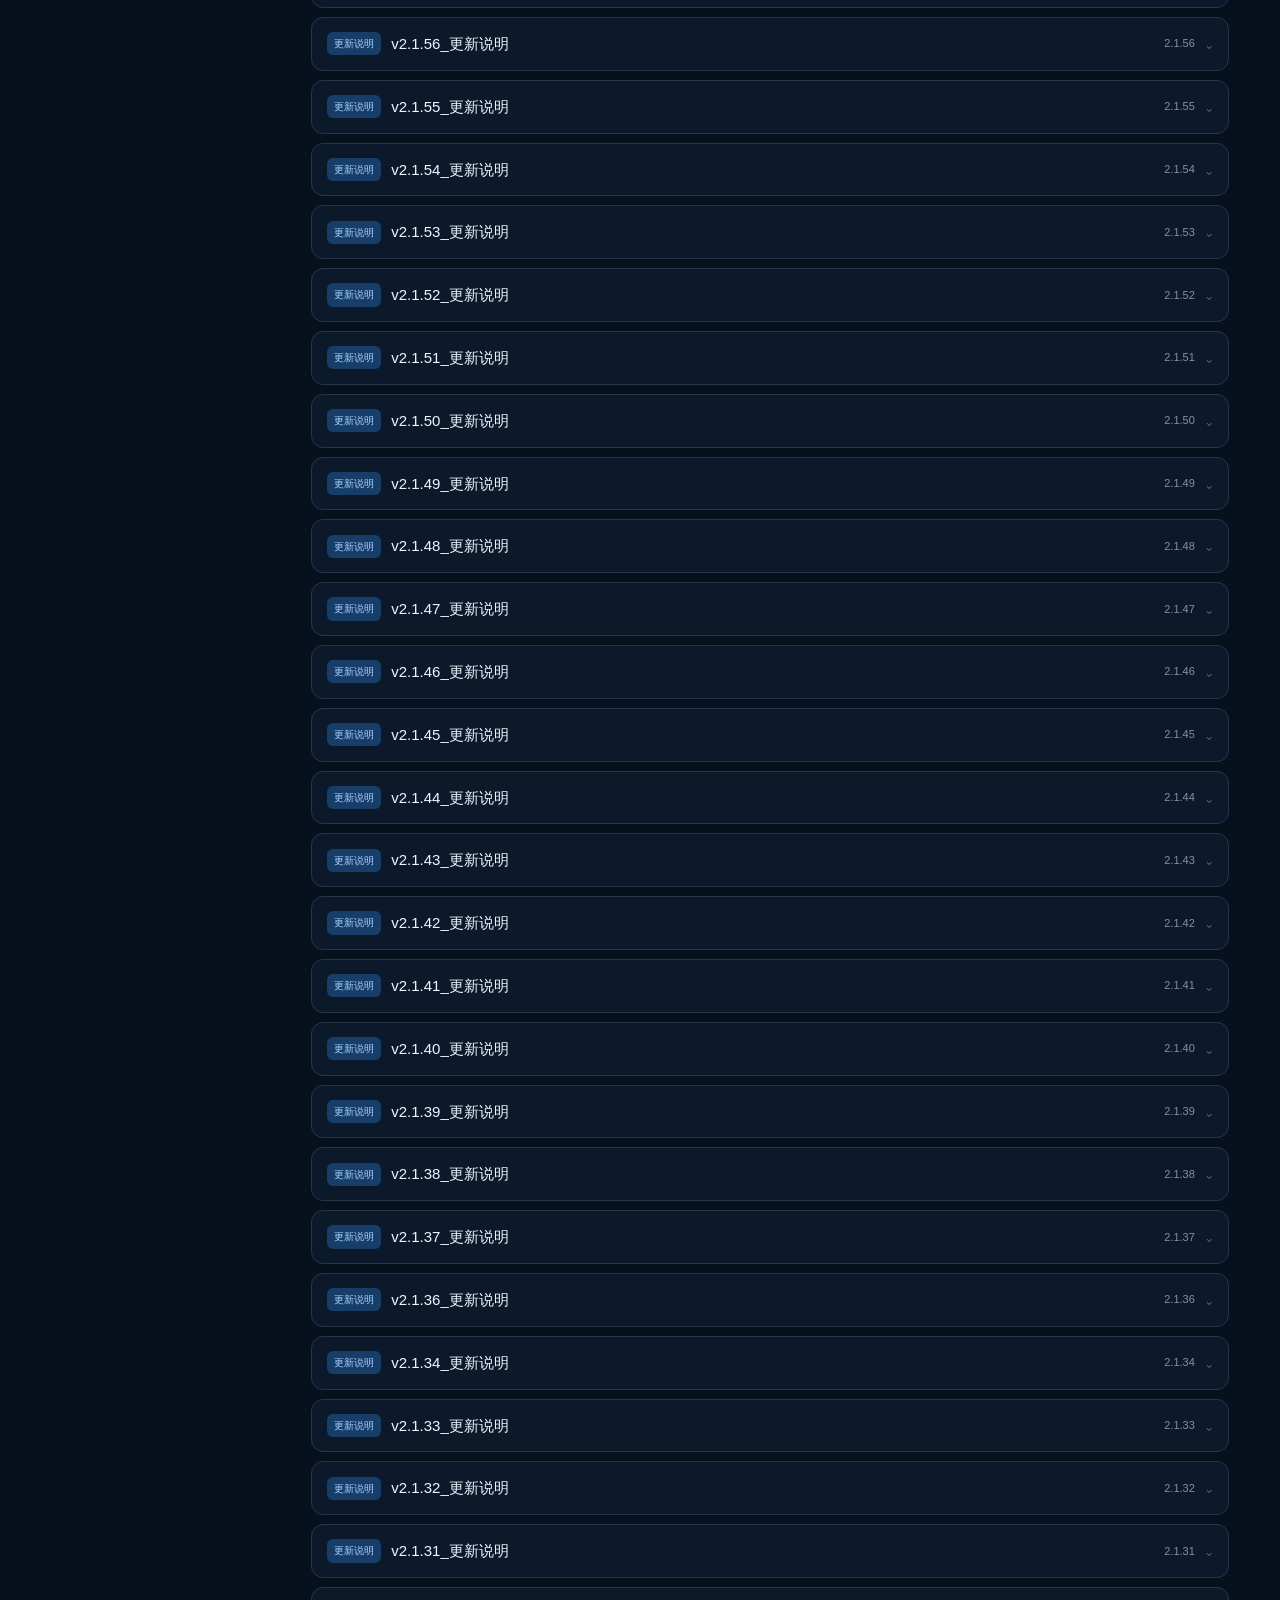
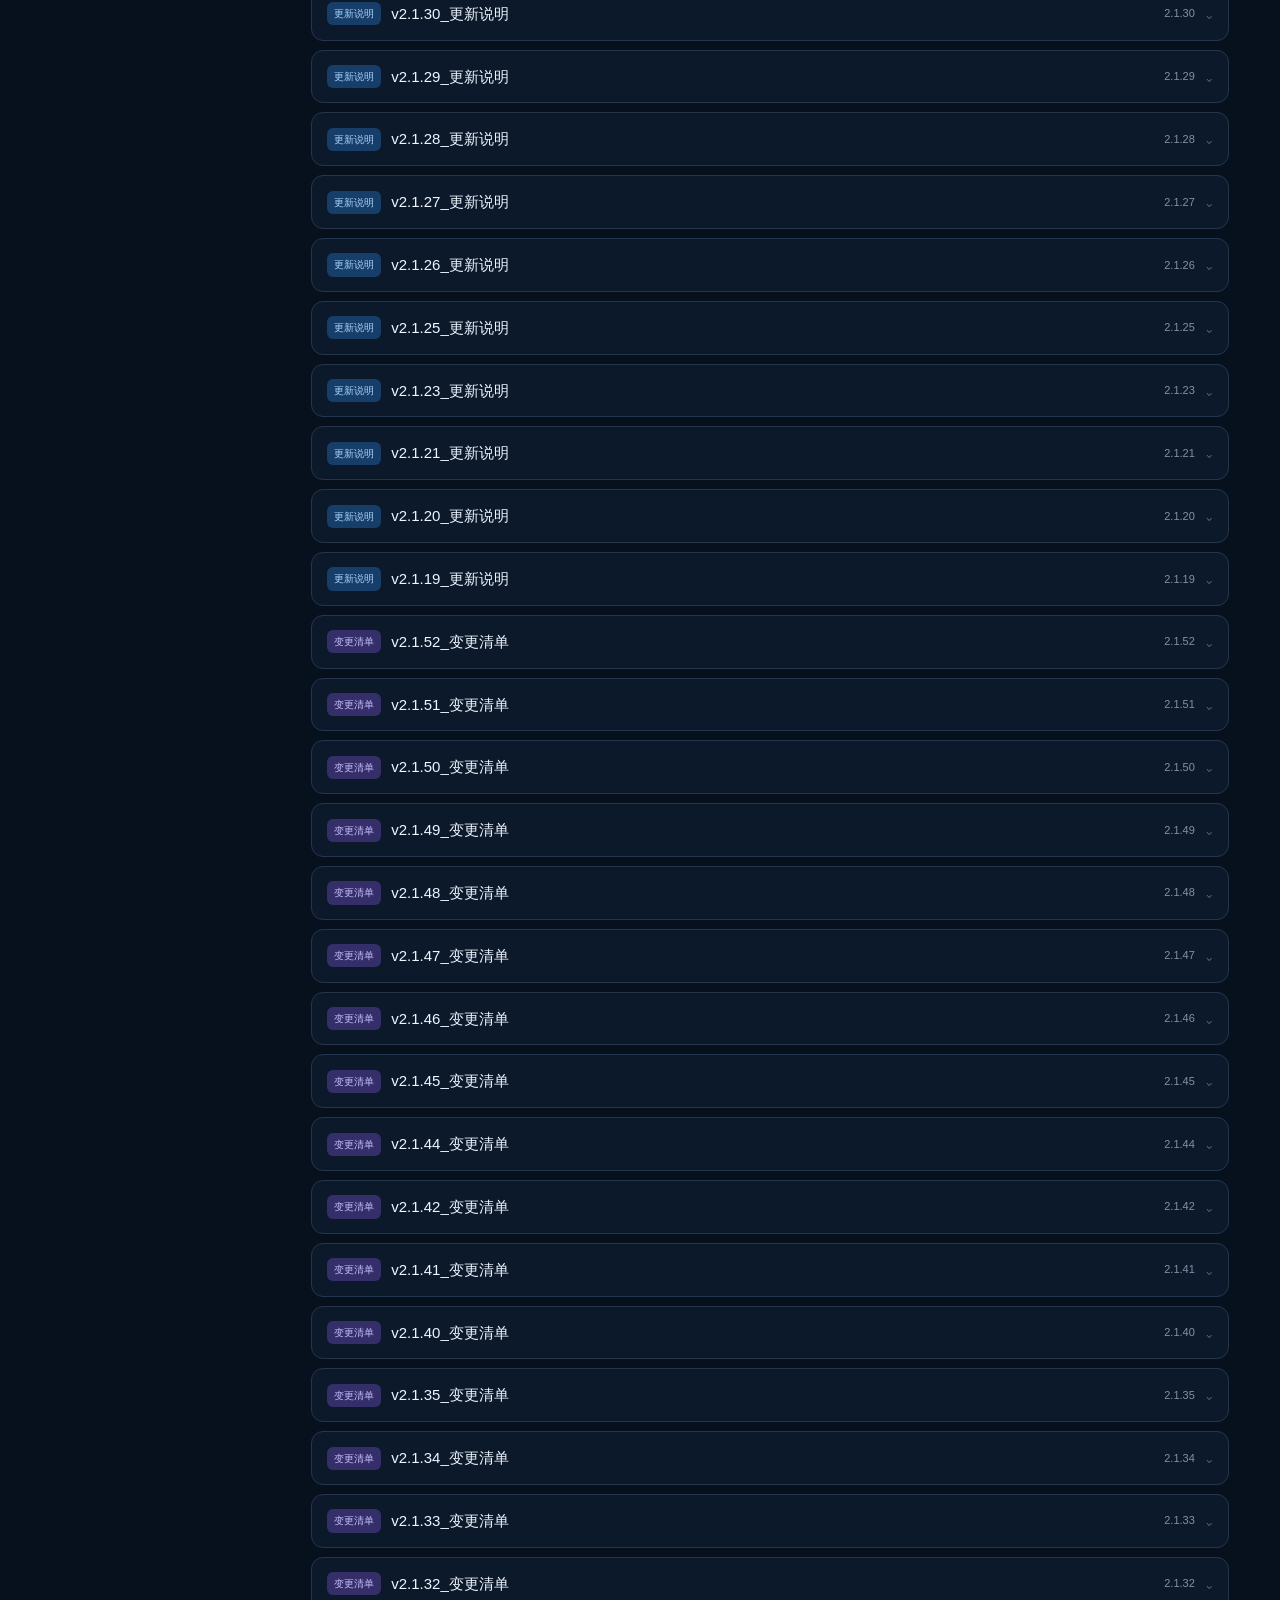
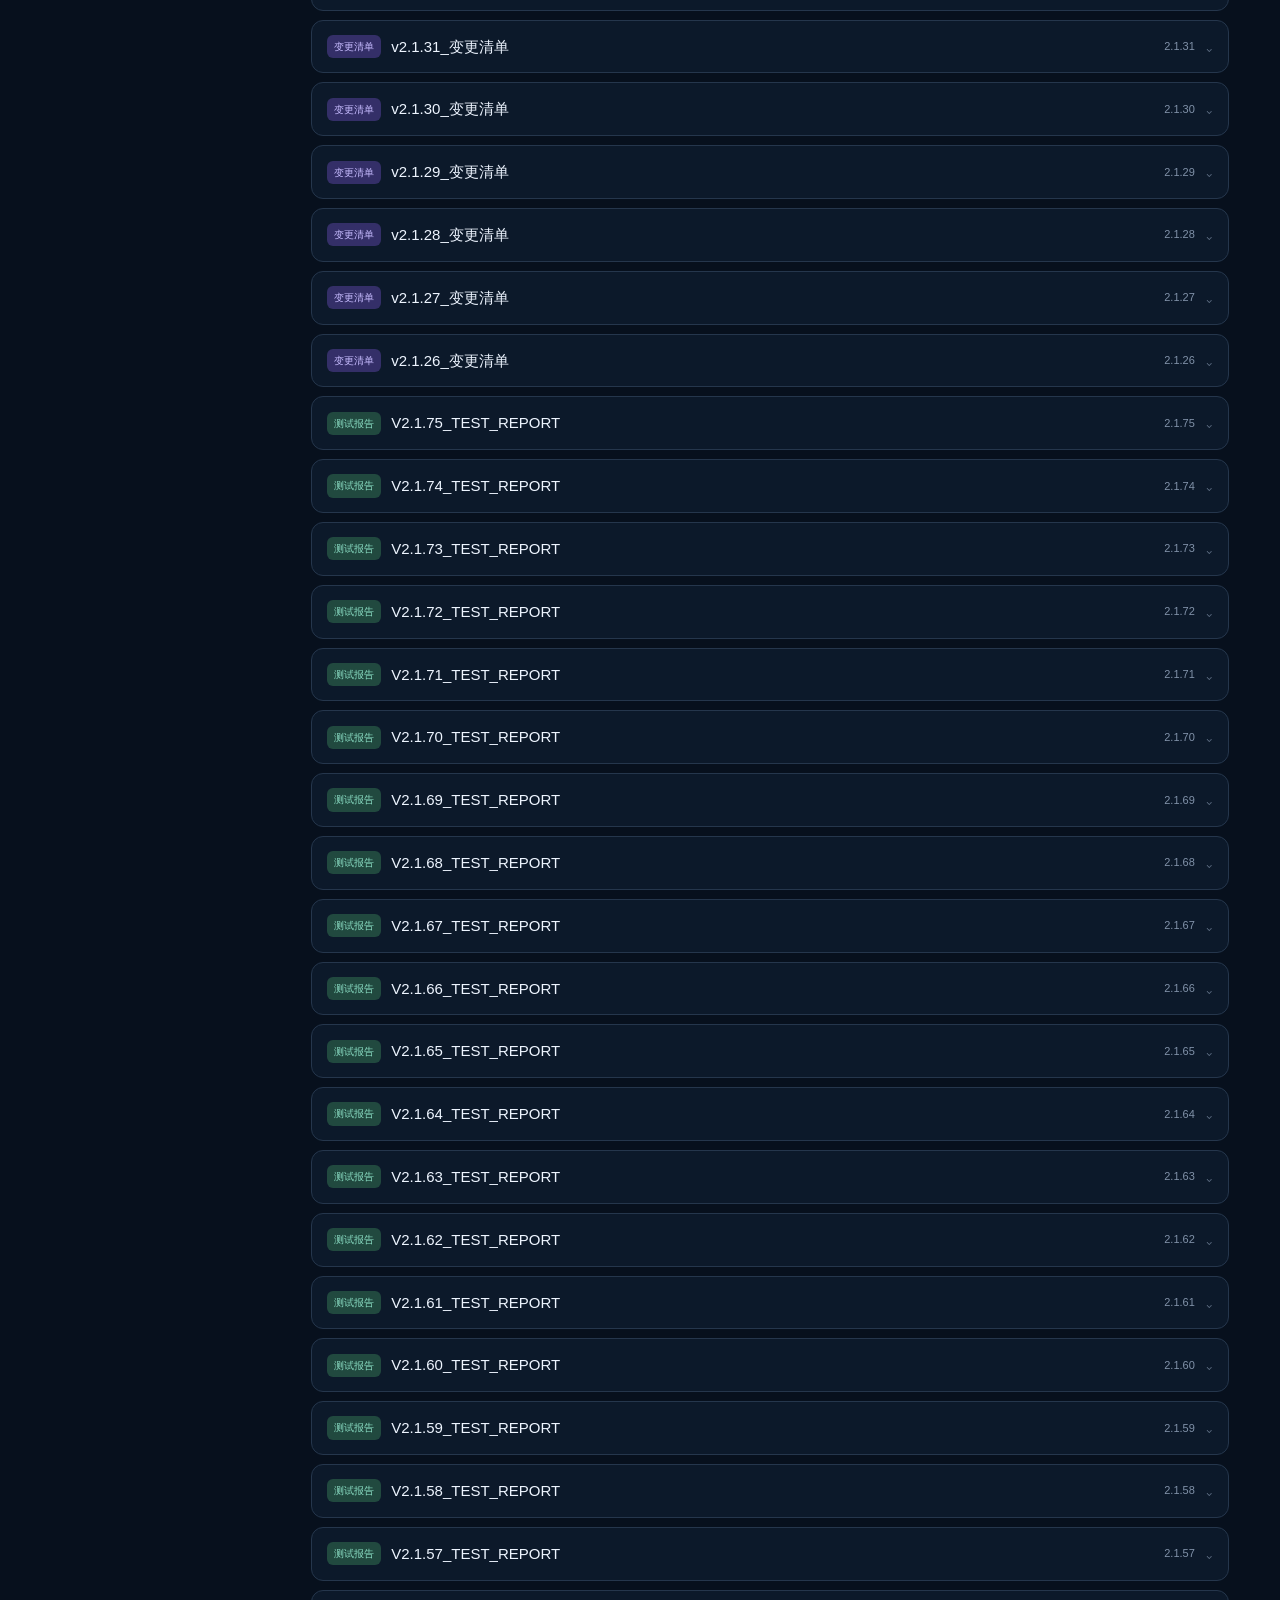
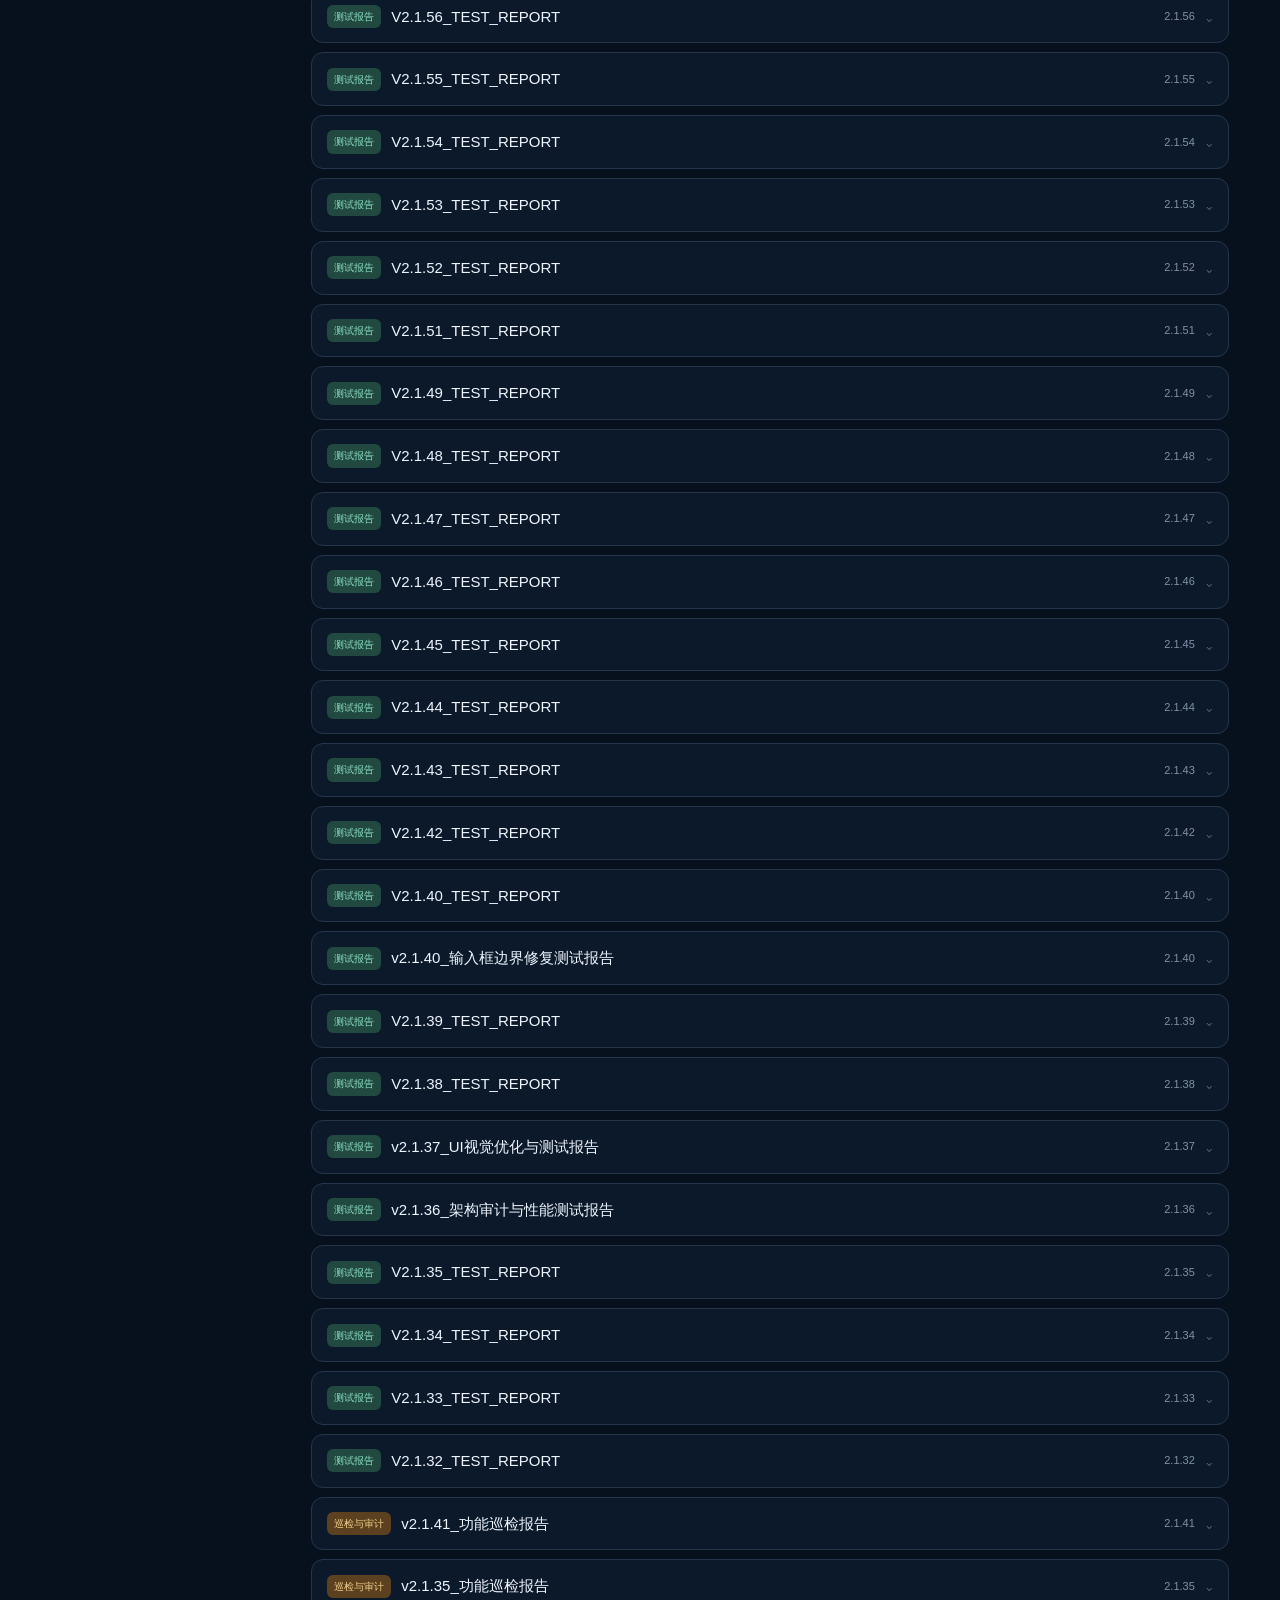
<file: docs/鑫洋助理_使用说明.html>
<!doctype html><html lang="zh-CN"><head><meta charset="utf-8"><meta name="viewport" content="width=device-width,initial-scale=1"><title>鑫洋助理 · Photoshop CEP 插件使用说明 v2.2.05</title>
<style>
:root{--bg:#07101d;--line:#25364c;--text:#eef5ff;--muted:#9fb0c7;--shadow:0 18px 60px rgba(0,0,0,.28)}*{box-sizing:border-box}html{scroll-behavior:smooth}body{margin:0;background:radial-gradient(circle at 15% 0,#172b55 0,transparent 32%),radial-gradient(circle at 90% 10%,#2c1f5b 0,transparent 30%),var(--bg);color:var(--text);font:15px/1.72 "Microsoft YaHei","PingFang SC",Arial,sans-serif}a{color:inherit;text-decoration:none}button,input{font:inherit}button{cursor:pointer}.app{display:grid;grid-template-columns:260px minmax(0,1fr);min-height:100vh}.sidebar{position:sticky;top:0;height:100vh;padding:24px 18px;border-right:1px solid rgba(255,255,255,.09);background:rgba(6,14,25,.88);backdrop-filter:blur(18px);overflow:auto}.brand{display:flex;gap:12px;align-items:center;padding:4px 8px 22px}.brand img{width:44px;height:44px;border-radius:12px;box-shadow:0 10px 28px rgba(67,124,255,.35)}.brand strong{display:block;font-size:18px}.brand span{font-size:12px;color:var(--muted)}.search-mini{position:relative;margin-bottom:18px}.search-mini input{width:100%;height:40px;padding:0 14px 0 36px;border:1px solid var(--line);border-radius:10px;color:var(--text);background:#0b1727;outline:none}.search-mini:before{content:"⌕";position:absolute;left:13px;top:7px;color:var(--muted);font-size:19px}.nav-title{margin:14px 8px 6px;font-size:11px;color:#71829a;letter-spacing:.12em}.nav a{display:flex;align-items:center;gap:10px;padding:9px 11px;margin:2px 0;border-radius:9px;color:#bcc9da}.nav a:hover,.nav a.active{color:#fff;background:linear-gradient(90deg,rgba(76,139,255,.22),rgba(136,120,255,.08))}.nav svg{width:17px;height:17px;stroke:currentColor;fill:none;stroke-width:1.7}.side-note{margin-top:20px;padding:13px;border:1px solid var(--line);border-radius:12px;background:rgba(255,255,255,.03);font-size:12px;color:var(--muted)}.main{min-width:0}.hero{position:relative;overflow:hidden;padding:58px clamp(24px,5vw,72px) 44px;border-bottom:1px solid rgba(255,255,255,.08)}.hero:after{content:"";position:absolute;width:540px;height:540px;right:-180px;top:-260px;border:1px solid rgba(115,168,255,.2);border-radius:50%;box-shadow:0 0 0 70px rgba(115,168,255,.04),0 0 0 140px rgba(139,113,255,.03)}.hero-inner{position:relative;z-index:1;max-width:1100px}.eyebrow{display:inline-flex;padding:5px 10px;border:1px solid rgba(93,166,255,.35);border-radius:999px;color:#acd0ff;background:rgba(57,113,198,.16);font-size:12px}.hero h1{max-width:820px;margin:18px 0 14px;font-size:clamp(34px,5vw,62px);line-height:1.08;letter-spacing:-.035em}.hero h1 em{font-style:normal;background:linear-gradient(90deg,#83bdff,#8e7eff 55%,#66ddd1);-webkit-background-clip:text;color:transparent}.hero p{max-width:760px;margin:0;color:#b9c8db;font-size:17px}.hero-actions{display:flex;flex-wrap:wrap;gap:10px;margin-top:24px}.btn{display:inline-flex;align-items:center;justify-content:center;height:42px;padding:0 16px;border:1px solid var(--line);border-radius:10px;background:#12223a;color:#fff}.btn.primary{border-color:transparent;background:linear-gradient(135deg,#4e91ff,#7d68ef);box-shadow:0 12px 30px rgba(82,116,255,.3)}.stats{display:grid;grid-template-columns:repeat(4,minmax(0,1fr));gap:12px;max-width:1000px;margin-top:34px}.stat{padding:15px 16px;border:1px solid rgba(255,255,255,.11);border-radius:12px;background:rgba(10,24,42,.68)}.stat strong{display:block;font-size:22px}.stat span{color:var(--muted);font-size:12px}.content{max-width:1180px;margin:0 auto;padding:34px clamp(20px,4vw,52px) 90px}section{scroll-margin-top:20px;margin-bottom:58px}.section-head{margin-bottom:20px}.section-head h2{margin:0;font-size:28px}.section-head p{margin:4px 0 0;color:var(--muted)}.card{border:1px solid var(--line);border-radius:16px;background:linear-gradient(145deg,rgba(17,32,52,.95),rgba(10,22,38,.95));box-shadow:var(--shadow)}.install-grid{display:grid;grid-template-columns:1.05fr .95fr;gap:18px}.install-card{padding:24px}.path-box{display:flex;gap:10px;align-items:center;margin:14px 0 20px;padding:12px 14px;border:1px solid #355073;border-radius:10px;background:#071321;overflow:hidden}.path-box code{min-width:0;flex:1;overflow:auto;white-space:nowrap;color:#a9d0ff}.copy{border:0;border-radius:8px;padding:7px 10px;color:#fff;background:#27446d}.steps{display:grid;gap:12px}.step{display:grid;grid-template-columns:32px 1fr;gap:12px}.step b{display:grid;place-items:center;width:30px;height:30px;border-radius:9px;background:linear-gradient(135deg,#497eff,#7b68ef)}.step strong{display:block}.step span{color:var(--muted);font-size:13px}.explorer{padding:18px}.window{min-height:340px;border:1px solid #2b3e58;border-radius:12px;background:#f5f7fa;color:#172033;overflow:hidden}.window-bar{height:36px;display:flex;align-items:center;gap:6px;padding:0 12px;background:#e8edf3;border-bottom:1px solid #d6dde6}.dot{width:9px;height:9px;border-radius:50%;background:#ff7b72}.dot:nth-child(2){background:#f6c453}.dot:nth-child(3){background:#5bcf72}.crumb{margin:12px;padding:8px 10px;border:1px solid #d3dae5;border-radius:6px;background:#fff;font-size:11px;white-space:nowrap;overflow:hidden;text-overflow:ellipsis}.files{display:grid;grid-template-columns:repeat(3,1fr);gap:10px;padding:8px 14px 16px}.file{display:grid;place-items:center;gap:8px;padding:12px 6px;border:1px solid #e0e5ec;border-radius:8px;background:#fff;text-align:center;font-size:10px}.file .ico{font-size:28px}.file.primary-file{border-color:#6d92ff;background:#edf3ff;box-shadow:0 0 0 2px rgba(91,131,255,.16)}.feature-grid{display:grid;grid-template-columns:repeat(4,minmax(0,1fr));gap:14px}.feature{padding:20px;min-height:190px}.feature-icon{display:grid;place-items:center;width:42px;height:42px;margin-bottom:15px;border-radius:12px;background:linear-gradient(135deg,rgba(80,148,255,.25),rgba(126,100,238,.23));color:#9fc8ff}.feature-icon svg{width:23px;height:23px;stroke:currentColor;fill:none;stroke-width:1.7}.feature h3{margin:0 0 7px;font-size:17px}.feature p{margin:0;color:var(--muted);font-size:13px}.feature ul{padding-left:18px;margin:12px 0 0;color:#c8d4e5;font-size:12px}.workflow{display:grid;grid-template-columns:repeat(5,1fr);padding:23px}.flow-item{position:relative;text-align:center;padding:8px}.flow-item:not(:last-child):after{content:"";position:absolute;right:-12%;top:31px;width:24%;height:1px;background:linear-gradient(90deg,#4e91ff,#8a72f5)}.flow-icon{display:grid;place-items:center;width:46px;height:46px;margin:0 auto 10px;border-radius:50%;background:#142944;border:1px solid #38527a}.flow-item strong{display:block;font-size:13px}.flow-item span{color:var(--muted);font-size:11px}.tip-grid{display:grid;grid-template-columns:repeat(3,1fr);gap:14px}.tip{padding:18px}.tip strong{display:block;margin-bottom:6px}.tip p{margin:0;color:var(--muted);font-size:13px}.tip.warn{border-color:#6e5931}.tip.good{border-color:#265a59}.release-list{display:grid;grid-template-columns:repeat(3,1fr);gap:12px}.release-card{padding:17px;border:1px solid var(--line);border-radius:14px;background:#0d1b2d}.release-card div{display:flex;align-items:center;gap:9px}.release-card span{padding:3px 7px;border-radius:7px;color:#a9cbff;background:#17345b;font-size:11px}.release-card strong{font-size:13px}.release-card p{margin:9px 0 0;color:var(--muted);font-size:12px}.docs-toolbar{position:sticky;top:10px;z-index:5;display:flex;flex-wrap:wrap;gap:9px;padding:12px;margin-bottom:13px;border:1px solid var(--line);border-radius:13px;background:rgba(8,18,31,.92);backdrop-filter:blur(12px)}.docs-toolbar input{flex:1 1 280px;height:38px;padding:0 13px;border:1px solid #2d4260;border-radius:9px;background:#091625;color:#fff;outline:none}.filter{height:38px;padding:0 12px;border:1px solid #2d4260;border-radius:9px;background:#102039;color:#becce0}.filter.active{color:#fff;border-color:#578eff;background:#234477}.doc-count{align-self:center;margin-left:auto;color:var(--muted);font-size:12px}.doc-list{display:grid;gap:9px}.doc-card{border:1px solid var(--line);border-radius:12px;background:#0c192a;overflow:hidden}.doc-card[hidden]{display:none}.doc-card summary{display:grid;grid-template-columns:auto minmax(0,1fr) auto auto;gap:10px;align-items:center;padding:13px 15px;cursor:pointer;list-style:none}.doc-card summary::-webkit-details-marker{display:none}.doc-title{overflow:hidden;text-overflow:ellipsis;white-space:nowrap}.doc-version{color:#8192a9;font-size:11px}.chev{color:#718198}.doc-type{padding:3px 7px;border-radius:6px;font-size:10px;white-space:nowrap}.doc-type.update{background:#173e69;color:#a8d3ff}.doc-type.change{background:#342f68;color:#c7bcff}.doc-type.test{background:#21493f;color:#8de1c7}.doc-type.audit{background:#5b4120;color:#f3cf8a}.doc-type.guide{background:#5a2638;color:#ffb2c8}.doc-type.other{background:#303b49;color:#c2cedc}.doc-body{border-top:1px solid var(--line);background:#081522}.doc-actions{display:flex;justify-content:flex-end;padding:8px 12px 0}.doc-actions button{border:1px solid #314867;border-radius:7px;background:#11253e;color:#bdd1eb;padding:5px 9px;font-size:11px}pre{margin:0;padding:16px;white-space:pre-wrap;word-break:break-word;color:#ced9e8;font:12px/1.75 Consolas,"Microsoft YaHei",monospace}.empty{display:none;padding:35px;text-align:center;color:var(--muted)}.footer{padding:28px 20px;border-top:1px solid rgba(255,255,255,.08);color:#8192a7;text-align:center;font-size:12px}.toast{position:fixed;right:20px;bottom:20px;padding:10px 14px;border:1px solid #416797;border-radius:9px;background:#10243e;opacity:0;transform:translateY(12px);transition:.2s}.toast.show{opacity:1;transform:none}@media(max-width:980px){.app{grid-template-columns:1fr}.sidebar{position:relative;height:auto}.nav{display:flex;flex-wrap:wrap}.nav-title,.side-note,.search-mini{display:none}.install-grid{grid-template-columns:1fr}.feature-grid{grid-template-columns:repeat(2,1fr)}.stats{grid-template-columns:repeat(2,1fr)}.release-list{grid-template-columns:repeat(2,1fr)}}@media(max-width:620px){.feature-grid,.tip-grid,.release-list{grid-template-columns:1fr}.workflow{grid-template-columns:1fr}.flow-item:not(:last-child):after{display:none}.files{grid-template-columns:repeat(2,1fr)}.doc-version{display:none}}@media print{.sidebar,.hero-actions,.docs-toolbar,.doc-actions,.toast{display:none!important}.app{display:block}body,.card,.doc-card,.hero{background:#fff;color:#111;box-shadow:none}}
</style></head><body><div class="app"><aside class="sidebar"><div class="brand"><img src="[data-uri]" alt="鑫洋助理"><div><strong>鑫洋助理</strong><span>Photoshop CEP · v2.1.82</span></div></div><div class="search-mini"><input id="sideSearch" placeholder="搜索说明与报告"></div><div class="nav-title">开始使用</div><nav class="nav"><a href="#overview"><svg viewBox="0 0 24 24"><path d="M4 11 12 4l8 7v9H4z"/></svg>概览</a><a href="#install"><svg viewBox="0 0 24 24"><path d="M12 3v12m-4-4 4 4 4-4M4 19h16"/></svg>安装与更新</a><a href="#features"><svg viewBox="0 0 24 24"><rect x="4" y="4" width="6" height="6"/><rect x="14" y="4" width="6" height="6"/><rect x="4" y="14" width="6" height="6"/><rect x="14" y="14" width="6" height="6"/></svg>功能指南</a><a href="#workflow"><svg viewBox="0 0 24 24"><path d="M4 7h9m-3-3 3 3-3 3M20 17h-9m3-3-3 3 3 3"/></svg>工作流程</a><a href="#troubleshooting"><svg viewBox="0 0 24 24"><circle cx="12" cy="12" r="9"/><path d="M9.8 9a2.3 2.3 0 1 1 3.4 2c-.9.5-1.2 1-1.2 2M12 17h.01"/></svg>常见问题</a></nav><div class="nav-title">资料中心</div><nav class="nav"><a href="#releases">最近更新</a><a href="#documents">全部说明与报告</a></nav><div class="side-note">以后新增的更新说明、测试结论和功能教程统一写入本 HTML，并保留原始 TXT 归档。</div></aside><main class="main"><header class="hero" id="overview"><div class="hero-inner"><span class="eyebrow">● 离线使用说明中心 · 2026-08-07</span><h1>从安装到高效出图，<em>一份说明全部查清</em></h1><p>适用于 Photoshop 27.x 的鑫洋助理 CEP 插件。整合安装、拼图、切片、OCR 改字、文字排版、参考线、常用工具、文件瘦身、服务配置以及历次更新与测试资料。</p><div class="hero-actions"><a class="btn primary" href="#install">开始安装</a><a class="btn" href="#features">查看功能</a><button class="btn" onclick="window.print()">打印 / 保存 PDF</button></div><div class="stats"><div class="stat"><strong>v2.2.05</strong><span>当前版本</span></div><div class="stat"><strong>195</strong><span>已整合历史资料</span></div><div class="stat"><strong>82</strong><span>更新说明</span></div><div class="stat"><strong>86</strong><span>测试与巡检报告</span></div></div></div></header><div class="content"><section id="install"><div class="section-head"><h2>安装与覆盖更新</h2><p>安装脚本已针对 EDY 账户和其他电脑分别处理路径。</p></div><div class="install-grid"><div class="card install-card"><h3>EDY 电脑安装位置</h3><div class="path-box"><code id="installPath">C:\Users\EDY\AppData\Roaming\Adobe\CEP\extensions</code><button class="copy" onclick="copyText('installPath')">复制</button></div><div class="steps"><div class="step"><b>1</b><div><strong>完整解压 ZIP</strong><span>不要在压缩包预览窗口直接运行。</span></div></div><div class="step"><b>2</b><div><strong>首次安装先退出 Photoshop</strong><span>安装与覆盖更新都必须先完全退出 Photoshop。</span></div></div><div class="step"><b>3</b><div><strong>双击“安装插件.bat”</strong><span>EDY 写入固定目录；其他账户使用当前用户 AppData。</span></div></div><div class="step"><b>4</b><div><strong>打开扩展面板</strong><span>窗口 → 扩展功能（旧版）→ 鑫洋助理。</span></div></div><div class="step"><b>5</b><div><strong>确认安装版本</strong><span>安装程序显示 v2.2.05 校验通过后再启动 Photoshop，密钥和配置保持不变。</span></div></div></div></div><div class="card explorer"><div class="window"><div class="window-bar"><i class="dot"></i><i class="dot"></i><i class="dot"></i></div><div class="crumb">C:\Users\EDY\AppData\Roaming\Adobe\CEP\extensions</div><div class="files"><div class="file primary-file"><div class="ico">📁</div><div>com.jeffjiang.ecommerce…</div></div><div class="file"><div class="ico">🧰</div><div>tools</div></div><div class="file"><div class="ico">🌐</div><div>鑫洋助理_使用说明.html</div></div><div class="file"><div class="ico">⚙️</div><div>安装插件.bat</div></div><div class="file"><div class="ico">🔍</div><div>检查安装状态.bat</div></div><div class="file"><div class="ico">🗂️</div><div>历史说明与测试报告</div></div></div></div></div></div></section><section id="features"><div class="section-head"><h2>核心功能指南</h2><p>每个模块只保留关键操作和容易出错的规则。</p></div><div class="feature-grid">
<div class="card feature"><div class="feature-icon">▤</div><h3>拼图与切片</h3><p>创建 790px 详情页或 1920px 首页分层长图。</p><ul><li>智能切片间距 100–2500px</li><li>无切片导出画布，画板逐个导出</li></ul></div><div class="card feature"><div class="feature-icon">识</div><h3>OCR 改字</h3><p>优先识别选区，无选区时识别选中图片。</p><ul><li>按视觉行与样式生成文字层</li><li>支持文字组批量擦除和 Ctrl+Z</li></ul></div><div class="card feature"><div class="feature-icon">A</div><h3>文字排版</h3><p>字体、字号、颜色、字距、行距和批量属性。</p><ul><li>多选只改当前属性</li><li>拆行保持原行距</li></ul></div><div class="card feature"><div class="feature-icon">#</div><h3>参考线</h3><p>快捷边界参考线优先按选区，再按图层。</p><ul><li>顶底左右与中心</li><li>支持网格预设</li></ul></div><div class="card feature"><div class="feature-icon">▦</div><h3>常用工具</h3><p>翻转、对齐、分布、导入、替换和找相同。</p><ul><li>参数原位展开</li><li>支持剪切蒙版关系</li></ul></div><div class="card feature"><div class="feature-icon">⇲</div><h3>文件瘦身</h3><p>优化智能对象、空图层和隐藏图层。</p><ul><li>支持 PSD/PSB 批量处理</li><li>建议使用副本验证</li></ul></div><div class="card feature"><div class="feature-icon">⚙</div><h3>设置与服务</h3><p>后台运行、百度翻译、OCR、LaMa 和日志。</p><ul><li>密钥单独保存</li><li>可直接打开本说明</li></ul></div><div class="card feature"><div class="feature-icon">⚡</div><h3>性能与多选</h3><p>文字属性增量更新和一次性批量提交。</p><ul><li>切换面板保持多选</li><li>减少宿主队列阻塞</li></ul></div></div></section><section id="workflow"><div class="section-head"><h2>推荐工作流程</h2><p>从素材导入到交付切片的一条完整路径。</p></div><div class="card workflow"><div class="flow-item"><div class="flow-icon">①</div><strong>导入素材</strong><span>拖入或批量选择</span></div><div class="flow-item"><div class="flow-icon">②</div><strong>创建长图</strong><span>790 / 1920</span></div><div class="flow-item"><div class="flow-icon">③</div><strong>排版改字</strong><span>文字与工具</span></div><div class="flow-item"><div class="flow-icon">④</div><strong>智能切片</strong><span>保护内容板块</span></div><div class="flow-item"><div class="flow-icon">⑤</div><strong>导出交付</strong><span>自动目录命名</span></div></div></section><section id="troubleshooting"><div class="section-head"><h2>常见问题</h2><p>先按这里排查，再导出调试报告。</p></div><div class="tip-grid"><div class="card tip warn"><strong>插件没有显示</strong><p>确认安装路径和 manifest.xml，并在“首选项 → 增效工具”勾选载入扩展面板。</p></div><div class="card tip"><strong>覆盖后还是旧版本</strong><p>设置页点击“重新加载插件”；仍无效时退出 Photoshop 后重新安装。</p></div><div class="card tip"><strong>多选文字属性变慢</strong><p>使用 v2.1.71 之后的增量批量更新，避免宿主任务同时排队。</p></div><div class="card tip"><strong>OCR 颜色或分组不准</strong><p>尽量框选纯文字区域，减少高光线、投影和图标干扰。</p></div><div class="card tip"><strong>LaMa 无法使用</strong><p>检查 8867 或 IOPaint 服务；不可用时改用 PS 内容识别填充。</p></div><div class="card tip good"><strong>提交问题</strong><p>附调试报告、原图、结果和复现步骤；报告会自动隐藏密钥。</p></div></div></section><section id="releases"><div class="section-head"><h2>最近更新</h2><p>详细内容可在下方资料中心展开。</p></div><div class="release-list"><article class="release-card"><div><span>v2.2.05</span><strong>v2.2.05_更新说明</strong></div><p>文字合并后按实际文字命名；“合并成段落”改为原生段落范围框；嵌入图片在多层剪切栈中会越过已有剪切层，始终按最底部显示底图适配。</p></article><article class="release-card"><div><span>v2.2.04</span><strong>v2.2.04_更新说明</strong></div><p>横向/纵向拉伸擦除改为近邻干净像素扫描：避开其他文字范围并增加安全距离，采样带先压缩为 2px 纹理剖面平均残留，再拉伸覆盖，减少脏边和长条拖影。</p></article><article class="release-card"><div><span>v2.2.03</span><strong>v2.2.03_更新说明</strong></div><p>上间距和下间距支持负数；负值会让相邻拼图按像素向内重叠，并重写画布边界计算避免首尾和移动过程被裁切。</p></article><article class="release-card"><div><span>v2.2.02</span><strong>v2.2.02_更新说明</strong></div><p>修复“嵌入下方图层”误报选区为空：隐藏当前层后先激活真正可见的视觉下层，并优先用盖印可见图层取得下层合成，再按源图层真实像素选区硬裁。</p></article><article class="release-card"><div><span>v2.2.01</span><strong>v2.2.01_更新说明</strong></div><p>优化最近报错诊断：错误/警告改为独立保留，文字选择轮询日志不再淹没真实错误；文字面板轮询改为自适应降频，未配置 IOPaint 时跳过 8080 探测，并增加低内存运行提醒。</p></article><article class="release-card"><div><span>v2.2.00</span><strong>v2.2.00_更新说明</strong></div><p>修复后期编辑状态下“间距”无法定位：选中文字、形状、剪切层等也会按垂直重叠自动找到对应原拼图图片；真正参与重排的仍只有拼图源图片。</p></article><article class="release-card"><div><span>v2.1.98</span><strong>v2.1.98_更新说明</strong></div><p>修复形状/填充图层“嵌入下方图层”复制整张下层的问题：先栅格化临时副本取得真实可见像素选区，再保存选区、Copy Merged，并在粘贴后用同一选区硬裁范围外像素。</p></article><article class="release-card"><div><span>v2.1.97</span><strong>v2.1.97_更新说明</strong></div><p>修复“嵌入下方图层”提示未知功能：新增 V2197 独立 ExtendScript 入口，绕过旧 LongStitchCEP 方法表；透明度选区、视觉下层 Copy Merged、原位粘贴、剪切蒙版及单步撤回逻辑保持不变。</p></article><article class="release-card"><div><span>v2.1.96</span><strong>v2.1.96_更新说明</strong></div><p>“嵌入下方图层”与插入/粘贴自动嵌入改为互斥：开启后自动取消并置灰两个自动选项，同时注销对应 Photoshop 事件监听；关闭后恢复可选。</p></article><article class="release-card"><div><span>v2.1.95</span><strong>v2.1.95_更新说明</strong></div><p>常用功能新增“嵌入下方图层”：按当前图层透明区域取选区，复制视觉下方真正可见的合成内容，原位放到当前图层上方并自动建立向下剪切蒙版。</p></article><article class="release-card"><div><span>v2.1.94</span><strong>v2.1.94_更新说明</strong></div><p>统一美化参考线页与文档页滚动条：6px 透明轨道、圆角灰蓝滑块、悬停增强与拖动蓝色强调，并去除箭头按钮。</p></article><article class="release-card"><div><span>v2.1.93</span><strong>v2.1.93_更新说明</strong></div><p>导出切片改为独立 V2193 ExtendScript，彻底绕过旧宿主方法表；文字拾色器只负责取色，颜色应用统一写入 Photoshop 历史记录，可一次 Ctrl+Z 撤回。</p></article><article class="release-card"><div><span>v2.1.92</span><strong>v2.1.92_更新说明</strong></div><p>修复实际安装仍停留在 v2.1.89：安装程序要求完全退出 Photoshop，干净覆盖并校验磁盘版本；导出切片改用 V2192 入口，无切片时直接导出画布 Web JPG。</p></article><article class="release-card"><div><span>v2.1.91</span><strong>v2.1.91_更新说明</strong></div><p>文字颜色块改为直接加载独立 ExtendScript 拾色器入口，绕过旧宿主方法缓存；支持文字组递归批量改色并保持一次 Ctrl+Z。</p></article><article class="release-card"><div><span>v2.1.90</span><strong>v2.1.90_更新说明</strong></div><p>修复无用户切片时被旧校验拦截的问题；新增 V2190 独立宿主入口，切片读取失败也会自动导出完整画布 Web JPG。</p></article><article class="release-card"><div><span>v2.1.89</span><strong>v2.1.89_更新说明</strong></div><p>导出切片、当前画布和画板统一改为 Photoshop“存储为 Web 所用格式”，默认输出质量 82 的优化型 JPG，显著缩小网页图片体积。</p></article><article class="release-card"><div><span>v2.1.88</span><strong>v2.1.88_更新说明</strong></div><p>导出切片默认定位当前文档目录；无切片时导出完整画布；画板文档自动逐画板导出，并保留递增目录与明确状态提示。</p></article><article class="release-card"><div><span>v2.1.87</span><strong>v2.1.87_更新说明</strong></div><p>文字颜色块改为直接调用 Photoshop 自带拾色器，可调色或在画布中吸取颜色；确认后只批量更新当前选中文字图层的颜色。</p></article><article class="release-card"><div><span>v2.1.86</span><strong>v2.1.86_更新说明</strong></div><p>按单个汉字测量横竖笔画厚度区分黑体与宋体；强化笔画核心颜色提取，并减少中文字号为匹配宽度而被过度缩小。</p></article><article class="release-card"><div><span>v2.1.85</span><strong>v2.1.85_更新说明</strong></div><p>字体选择器展开时自动清空搜索词并显示完整列表；“文本视觉调整”更名为“光学字距”，补充实际用途说明。</p></article><article class="release-card"><div><span>v2.1.84</span><strong>v2.1.84_更新说明</strong></div><p>优化 OCR 字重与黑体/宋体分类；思源黑体 CN、思源宋体 CN、Impact、Arial 在字体选择器中置顶。</p></article><article class="release-card"><div><span>v2.1.83</span><strong>v2.1.83_更新说明</strong></div><p>改字页支持直接选择一个或多个文字组，递归批量擦除组内文字；嵌套组、去重和原选择恢复同步完善。</p></article><article class="release-card"><div><span>v2.1.82</span><strong>v2.1.82_更新说明</strong></div><p>顶部快捷参考线改为独立 ExtendScript 通道，完全绕过旧版 GuideGuide 方法表；选区、图层和画布范围顺序保持不变。</p></article><article class="release-card"><div><span>v2.1.81</span><strong>v2.1.81_更新说明</strong></div><p>字体选择弹层自适应加宽；分类区可折叠并显示当前分类；字体列表滚动条缩窄为 4px，窗口变化时自动重新定位。</p></article><article class="release-card"><div><span>v2.1.78</span><strong>v2.1.78_更新说明</strong></div><p>参考线页面按图牛缓存中的可见结构重新排版，独立绘制同语义图标；快捷参考线固定按选区、选中图层、画布顺序取范围，并完整保留参数、预设、构图和透视线功能。</p></article><article class="release-card"><div><span>v2.1.77</span><strong>v2.1.77_更新说明</strong></div><p>参考线页面改为原生实现，新增参考线、构图、透视线三个标签页、12 项参数、预设、快捷边界、21 种构图模板及透视线换色/显隐。</p></article><article class="release-card"><div><span>v2.1.76</span><strong>v2.1.76_更新说明</strong></div><p>修复打开参考线页面时出现“undefined 不是对象”及内容空白；宿主脚本改为严格串行加载，并增加图层结构与画布范围回退。</p></article><article class="release-card"><div><span>v2.1.75</span><strong>v2.1.75_更新说明</strong></div><p> 一、说明文档中心 1. 新增《鑫洋助理_使用说明.html》，采用图文卡片、流程图、搜索、分类筛选和版本时间线展示。</p></article><article class="release-card"><div><span>v2.1.74</span><strong>v2.1.74_更新说明</strong></div><p> 1. 优化文字面板“拆开多行”的纵向定位，优先根据拆分前文字图层的实际总高度与单行高度推算原始行距。 2. 点文本拆分时沿用原文字基线位置和对齐锚点，尽量保持拆分前每一行的位置不变。</p></article><article class="release-card"><div><span>v2.1.73</span><strong>v2.1.73_更新说明</strong></div><p> 1. 修复“文件瘦身失败：toolLayersEmpty 不是函数”：补齐空图层检测、旧方法名兼容和画布外图层判断。 2. 按图牛文件瘦身的可见功能协议完成兼容映射：</p></article><article class="release-card"><div><span>v2.1.72</span><strong>v2.1.72_更新说明</strong></div><p> 1. 参考线面板底部快捷按钮新增范围优先级：当前存在有效选区时，优先按选区范围创建参考线。 2. 点击左边、水平中心、右边时，分别在选区左边、水平中心、右边创建垂直参考线。</p></article><article class="release-card"><div><span>v2.1.71</span><strong>v2.1.71_更新说明</strong></div><p> 1. 优化文字面板多选图层实时修改性能：不再为每个文字图层逐个执行 Photoshop 选层操作。 2. 一次遍历图层树取得全部目标文字图层，直接批量写入当前修改的属性，完成后无需重新恢复多选。</p></article><article class="release-card"><div><span>v2.1.70</span><strong>v2.1.70_更新说明</strong></div><p> 1. 修复多选文字图层后修改单个属性会统一全部文字属性的问题。 2. 文字面板实时更新改为属性级增量更新：修改字号只更新字号，修改颜色只更新颜色，修改字距只更新字距，其他属性保持每个图层原值。</p></article></div></section><section id="documents"><div class="section-head"><h2>版本与资料中心</h2><p>原安装包中的 TXT 说明、更新记录和测试报告已全部整合，可全文搜索。</p></div><div class="docs-toolbar"><input id="docSearch" placeholder="搜索版本、功能、错误信息或正文…"><button class="filter active" data-filter="all">全部</button><button class="filter" data-filter="guide">教程</button><button class="filter" data-filter="update">更新</button><button class="filter" data-filter="change">变更</button><button class="filter" data-filter="test">测试</button><button class="filter" data-filter="audit">巡检</button><span class="doc-count" id="docCount">195 条</span></div><div class="doc-list"><details class="doc-card" data-cat="update" data-search="v2.2.05 文字合并 图层命名 合并成段落 段落文本 PARAGRAPHTEXT 嵌入图片 剪切栈 最底部底图"><summary><span class="doc-type update">更新说明</span><span class="doc-title">v2.2.05_更新说明</span><span class="doc-version">v2.2.05</span><span class="chev">⌄</span></summary><div class="doc-body"><div class="doc-actions"><button onclick="copyDoc(this)">复制内容</button></div><pre>鑫洋助理 v2.2.05 更新说明

本次重点：优化文字拆分合并与“嵌入图片”的剪切栈适配。

1. “合并多行 / 合并成段落”完成后，新文字图层直接使用实际合并文字作为图层名称，不再统一命名为“合并文字”；多行名称会自动折叠为空格，便于在图层面板快速识别内容。
2. “合并成段落”改为 Photoshop 原生段落文本（PARAGRAPHTEXT）：以所有原文字图层的联合可见范围作为段落范围框，设置对应宽度和高度，文字在范围框内自动换行，后续可继续拖动段落框编辑。
3. “嵌入图片”修复多层剪切栈适配：若同一底图上已经剪切了一个或多个图片，新图片嵌入时会持续向下越过 grouped 剪切层，找到最底部真正作为显示范围的非剪切底图，再按该底图尺寸执行 cover 等比缩放和居中。
4. 插入图片自动嵌入、粘贴图片自动嵌入同步使用同一“最底部显示底图”逻辑，避免自动模式仍按紧邻下层图片大小缩放。
5. 嵌入完成状态会提示是否越过了已有剪切层并按最底部显示底图适配，便于确认目标。
6. v2.2.04 的拉伸擦除、v2.2.03 的负间距、v2.2.02 的嵌入下方图层以及 v2.2.01 的诊断优化全部保留。
</pre></div></details><details class="doc-card" data-cat="test" data-search="v2.2.05 文字合并 段落文本 剪切栈 嵌入 回归测试"><summary><span class="doc-type test">测试报告</span><span class="doc-title">V2.2.05_TEST_REPORT</span><span class="doc-version">v2.2.05</span><span class="chev">⌄</span></summary><div class="doc-body"><div class="doc-actions"><button onclick="copyDoc(this)">复制内容</button></div><pre>鑫洋助理 v2.2.05 文字合并与剪切栈嵌入回归测试报告

测试范围：
- 合并多行后的文字图层命名
- 合并成段落后的 Paragraph Text 类型与范围框
- 多个剪切图层共用同一底图时的嵌入适配
- 自动插入 / 自动粘贴嵌入目标解析
- 既有负间距、拉伸擦除、嵌入下方图层功能回归
- 版本一致性与安装包完整性

静态检查：
1. toolMergedTextLayerName 直接从 mergedText 生成图层名称，并清理换行/制表符：通过。
2. mergeParagraph 调用 toolForceParagraphTextInBounds，并设置 TextType.PARAGRAPHTEXT：通过。
3. 段落范围框使用所有待合并文字的联合 bounds 计算 width / height：通过。
4. clippingDisplayBaseBelow 会持续越过 grouped=true 的下方 ArtLayer，直到真正非剪切底图：通过。
5. toolsEmbedSelectedLayerClipped 与 toolsAutoEmbedActiveLayer 均使用 clippingDisplayBaseBelow：通过。
6. 普通单层嵌入仍直接使用紧邻的非剪切底图，不改变原有单底图流程：通过。
7. host.jsx / runtime.js / diagnostics.js / Manifest / HTML 当前版本统一为 2.2.05：通过。
8. Node JS 语法、ExtendScript 静态语法、Manifest XML、HTML 解析和 ZIP CRC：通过。

说明：段落文本的实际字形换行仍由 Photoshop 字体、字号、字距和段落对齐规则决定；本版负责把原多文字覆盖范围准确转换为原生段落范围框。
</pre></div></details><details class="doc-card" data-cat="update" data-search="v2.2.04 拉伸擦除 智能取样 干净像素 guard 横向 纵向 纹理剖面"><summary><span class="doc-type update">更新说明</span><span class="doc-title">v2.2.04_更新说明</span><span class="doc-version">v2.2.04</span><span class="chev">⌄</span></summary><div class="doc-body"><div class="doc-actions"><button onclick="copyDoc(this)">复制内容</button></div><pre>鑫洋助理 v2.2.04 更新说明

本次重点：优化“横向拉伸 / 纵向拉伸”擦除算法，减少文字残影、脏边和长条拖影。

1. 采样不再紧贴文字边缘，新增安全距离（guard band），优先从文字附近但避开边缘污染的位置取样。
2. 同一方向会扫描多组近邻候选像素带，并优先选择不与其他待擦除文字范围重叠的候选。
3. 横向拉伸使用更宽的竖向采样带；纵向拉伸使用更宽的横向采样带，降低单个脏像素被无限放大的概率。
4. 采样带先沿拉伸方向压缩为 2px 的“纹理剖面”，使用双三次插值平均零散抗锯齿、细小文字残留和噪点，再拉伸覆盖擦除区域。
5. 保留与拉伸方向垂直的背景渐变和明暗变化，比直接复制 1~16px 边缘条带更自然。
6. 附近候选无法复制时自动继续向外扫描；最后仍保留兼容回退，不会因局部透明区域直接失败。
7. v2.2.03 的负间距、v2.2.02 的嵌入下方图层、v2.2.01 的诊断优化全部保留。

建议：横向文字优先尝试“横向拉伸”，竖向文字或横向纹理明显的背景可尝试“纵向拉伸”；复杂纹理仍优先使用 LaMa / PS 内容识别填充。
</pre></div></details><details class="doc-card" data-cat="test" data-search="v2.2.04 拉伸擦除 回归测试 智能取样 BICUBIC"><summary><span class="doc-type test">测试报告</span><span class="doc-title">V2.2.04_TEST_REPORT</span><span class="doc-version">v2.2.04</span><span class="chev">⌄</span></summary><div class="doc-body"><div class="doc-actions"><button onclick="copyDoc(this)">复制内容</button></div><pre>鑫洋助理 v2.2.04 拉伸擦除算法回归测试报告

测试范围：
- 横向拉伸候选采样
- 纵向拉伸候选采样
- 多文字范围避让
- 采样带压缩平均与再次拉伸
- 透明/边界区域回退
- 版本一致性与安装包完整性

静态检查：
1. stretchSampleCandidates 会在左右或上下生成多档距离候选：通过。
2. 候选会避开 job.boxes 中其他待擦除范围：通过。
3. 采样带与文字范围之间存在 guard band，不再直接贴边取样：通过。
4. 横向/纵向采样带分别压缩到 2px 纹理剖面后再拉伸：通过。
5. 压缩阶段临时使用 BICUBIC，并在结束后恢复 Photoshop 原插值偏好：通过。
6. 无可用候选时仍有 fallbackStretchSample：通过。
7. host.jsx / JS / Manifest 版本统一为 2.2.04：通过。

注意：真实视觉效果依赖背景纹理。高频图案、复杂产品边缘或大面积文字覆盖时，LaMa/内容识别通常仍优于方向拉伸。
</pre></div></details><details class="doc-card" data-cat="update" data-search="v2.2.03 负间距 上间距 下间距 重叠 verticalShift XMP"><summary><span class="doc-type update">更新说明</span><span class="doc-title">v2.2.03_更新说明</span><span class="doc-version">v2.2.03</span><span class="chev">⌄</span></summary><div class="doc-body"><div class="doc-actions"><button onclick="copyDoc(this)">复制内容</button></div><pre>鑫洋助理 v2.2.03 更新说明

1. 间距面板“上间距 / 下间距”取消最小值 0 限制，支持直接输入负整数。
2. 拖拽“上间距 / 下间距”标签时也可跨过 0 调整到负数。
3. 会话恢复与 PSD XMP 间距状态不再把负数强制归零。
4. 相邻拼图实际间隔按“上一张下间距 + 当前张上间距”计算；总值为负数时产生重叠。
5. 重写纵向布局边界计算：先在虚拟坐标中计算所有源图层位置，再整体平移到非负 Y 坐标，避免负间距导致移动过程中被 Photoshop 裁切。
6. 最终画布高度按真实内容边界和正向首尾留白共同计算；第一张负上间距、最后一张负下间距不会故意裁掉图片内容。
7. 保留 v2.2.00–v2.2.02 的源图层过滤、后期图层自动映射、白底补齐、诊断与嵌入下方图层功能。
</pre></div></details><details class="doc-card" data-cat="test" data-search="v2.2.03 负间距 回归测试 上间距 下间距 重叠"><summary><span class="doc-type test">测试报告</span><span class="doc-title">V2.2.03_TEST_REPORT</span><span class="doc-version">v2.2.03</span><span class="chev">⌄</span></summary><div class="doc-body"><div class="doc-actions"><button onclick="copyDoc(this)">复制内容</button></div><pre>鑫洋助理 v2.2.03 负间距回归测试报告

静态检查：
1. 上间距 / 下间距输入框已移除 min=0：通过。
2. 前端 integerInput 对上/下间距启用 allowNegative：通过。
3. 会话恢复正则允许 -20 等负整数：通过。
4. host normalizedSpacing 不再 Math.max(0, ...)：通过。
5. host 已移除“上间距和下间距必须大于或等于 0”拦截：通过。
6. 纵向布局采用 minContentTop / maxContentBottom / verticalShift 计算：通过。
7. 负间距不会让最终画布小于真实图层内容边界：通过。
8. Manifest / runtime / diagnostics / panel / host 版本统一为 2.2.03：通过。
9. JavaScript / ExtendScript 静态语法检查：通过。
10. ZIP CRC 完整性：通过。

逻辑样例：
- 两张 1000px 图片，第一张下间距 -20，第二张上间距 0：第二张向上重叠 20px。
- 第一张下间距 -10，第二张上间距 -10：合计重叠 20px。
- 第一张负上间距或最后一张负下间距：不裁掉首尾图片实际内容。
</pre></div></details><details class="doc-card" data-cat="update" data-search="v2.2.02 嵌入下方图层 Copy Merged 盖印可见图层 Merge Visible duplicate V2202 透明选区 剪切蒙版"><summary><span class="doc-type update">更新说明</span><span class="doc-title">v2.2.02_更新说明</span><span class="doc-version">v2.2.02</span><span class="chev">⌄</span></summary><div class="doc-body"><div class="doc-actions"><button onclick="copyDoc(this)">复制内容</button></div><pre>鑫洋助理 v2.2.02 更新说明

一、修复“嵌入下方图层”误报选区为空
1. 根据 v2.2.01 调试报告定位：独立 V2198 脚本在隐藏当前层及视觉上方图层后，仍让“已经隐藏的原图层”保持为 Photoshop 活动层；Photoshop 27.3.x 在这种状态下执行 Copy Merged，可能误报“当前图层选区内没有可复制的视觉下层内容”。
2. 新增独立入口 embed-lower-visual-v2202.jsx / XinyangEmbedLowerV2202，避免旧会话缓存继续执行 V2198。
3. 新流程不再把 Copy Merged 作为首选：先激活视觉下方第一个真正可见图层，再用“盖印可见图层到新图层（Merge Visible + duplicate）”取得完整视觉下层合成。
4. 盖印完成后恢复原图层可见性，再用最初选中图层的真实像素选区硬裁，确保复制层本身只保留当前图层范围。
5. 少数宿主不支持盖印新层时，回退为“可见下层作为活动层 + Copy Merged”，不再以隐藏的源图层执行复制。
6. 若当前图层范围内的视觉下层确实完全透明，会明确提示“当前图层范围内的视觉下层是透明的，没有可嵌入内容”，与宿主误报区分。

二、功能保持
1. 当前选中图层仍作为最终剪切底图。
2. 新图层仍放到原图层正上方并自动向下建立剪切蒙版。
3. 仍按当前图层的实际可见像素/形状范围裁切，不复制整张下方图层。
4. 执行结束恢复原选中图层，整体保持单步 Ctrl+Z 撤回。
5. “嵌入下方图层”与“插入图片自动嵌入 / 粘贴图片自动嵌入”的互斥逻辑保持不变。
6. 完整保留 v2.2.00 / v2.2.01 的间距、诊断和性能修复。
</pre></div></details><details class="doc-card" data-cat="test" data-search="v2.2.02 嵌入下方图层 回归测试 V2202 Merge Visible duplicate Copy Merged"><summary><span class="doc-type test">测试报告</span><span class="doc-title">V2.2.02_TEST_REPORT</span><span class="doc-version">v2.2.02</span><span class="chev">⌄</span></summary><div class="doc-body"><div class="doc-actions"><button onclick="copyDoc(this)">复制内容</button></div><pre>鑫洋助理 v2.2.02 嵌入下方图层回归测试报告

静态检查：
1. 新独立脚本 jsx/embed-lower-visual-v2202.jsx 存在：通过。
2. 前端 common-tools-v217.js 已切换到 XinyangEmbedLowerV2202：通过。
3. V2202 脚本先选择视觉下方有效活动层，再执行视觉下层合成：通过。
4. 首选路径使用 Merge Visible + duplicate 盖印可见内容，不依赖隐藏活动层 Copy Merged：通过。
5. 回退 Copy Merged 前重新恢复源选区并保持可见下层为活动层：通过。
6. 结果层继续按源图层真实像素选区硬裁：通过。
7. 空结果增加二次像素检查并给出明确透明提示：通过。
8. 安装程序校验 V2202 文件、前端引用和入口对象：通过。
9. Manifest / runtime / diagnostics / panel / host 版本统一为 2.2.02：通过。
10. ZIP CRC 完整性检查：通过。

实机重点验证：
- 普通像素层、形状层、文字层、智能对象作为剪切底图。
- 下方由单层、多层、剪切层、组内图层共同形成视觉内容。
- 790×长图文档中反复执行后确认原可见性、原选择和 Ctrl+Z 正常。
</pre></div></details><details class="doc-card" data-cat="update" data-search="v2.2.01 调试 报错 recentIssues importantEntries toolsGetTextSelectionState 自适应轮询 IOPaint 8080 低内存"><summary><span class="doc-type update">更新说明</span><span class="doc-title">v2.2.01_更新说明</span><span class="doc-version">v2.2.01</span><span class="chev">⌄</span></summary><div class="doc-body"><div class="doc-actions"><button onclick="copyDoc(this)">复制内容</button></div><pre>鑫洋助理 v2.2.01 更新说明

1. 基于 v2.1.99 最新调试报告复查“最近报错”记录机制。
2. 报告显示错误 0、警告 0，但最近 100 条日志几乎全部被 toolsGetTextSelectionState 的轮询占满：
   - 文字面板可见时约每 480ms 进入一次 Photoshop 宿主；
   - 每次同时产生 hostbusy 与 hostidle 两条诊断日志；
   - 约 25 秒即可覆盖最近 100 条记录，导致更早出现的真实错误在导出报告前被挤掉。
3. 新增独立 importantEntries 问题保留队列：
   - error / warning 与普通日志分开保存；
   - 普通轮询、点击、状态日志达到上限时，不会清除最近错误与警告；
   - 调试报告新增 recentIssues 字段，并优先使用它生成“最近错误”摘要。
4. 正常 toolsGetTextSelectionState 轮询不再记录 hostbusy/hostidle；失败与 hostslow 仍保留。
5. 文字选择状态改为自适应轮询：
   - 进入文字面板或检测到选层变化时约 520–850ms；
   - 连续稳定后逐步降至 1.2–1.8 秒；
   - 页面隐藏时降至约 1.8 秒；
   - 保持多选安全逻辑，不恢复 Photoshop slct 全局事件回调。
6. 诊断服务探测降噪：
   - OCR 只检查 8866 /health；
   - LaMa 只检查 8867 /health；
   - 未配置 IOPaint 时跳过 8080 探测，并在报告中明确说明，不再出现误导性的 ECONNREFUSED。
7. 报告检测到系统可用内存低于 1GB 时增加“运行提醒”，用于解释大型长图下可能出现的宿主延迟；该提醒不计为插件错误。
8. 完整继承 v2.2.00 的拼图间距自动定位和源图片重排修复。
</pre></div></details><details class="doc-card" data-cat="test" data-search="v2.2.01 调试 性能 回归测试 recentIssues textSelectionPollStableCount IOPaint 8080"><summary><span class="doc-type test">测试报告</span><span class="doc-title">V2.2.01_TEST_REPORT</span><span class="doc-version">v2.2.01</span><span class="chev">⌄</span></summary><div class="doc-body"><div class="doc-actions"><button onclick="copyDoc(this)">复制内容</button></div><pre>鑫洋助理 v2.2.01 调试与性能回归测试报告

来源分析：
- 最新 v2.1.99 报告记录“错误 0 / 警告 0”。
- recentLogs 中 toolsGetTextSelectionState 约每 0.48 秒出现一次 hostbusy/hostidle。
- 100 条日志可在约 25 秒内被该轮询填满，因此“报告没有错误”不能证明此前没有出现报错。
- LaMa 8867 /health 返回 200，服务正常。
- IOPaint 未配置时 8080 ECONNREFUSED 属于诊断探测噪音。
- 报告时系统空闲内存低于 1GB，属于性能风险信号，不直接判定为插件内存泄漏。

静态回归：
1. diagnostics.js 存在 importantEntries 独立错误/警告队列。
2. 调试报告同时输出 recentIssues 与 recentLogs。
3. toolsGetTextSelectionState 正常 hostbusy/hostidle 被诊断模块过滤；失败和 hostslow 不过滤。
4. tools.js 存在 textSelectionPollStableCount，自适应轮询已替代固定 480ms。
5. 未配置 IOPaint 时 collectServiceProbes 不请求 127.0.0.1:8080。
6. 可用内存低于 1GB 时 report.healthWarnings 会加入提醒。
7. v2.2.00 的 resolveSpacingTargetEntry、collectSpacingSourceEntries、refreshStitchWhiteBackground 继续存在。
8. 安装脚本增加 tools.js 自适应轮询和 diagnostics.js 问题队列的文件校验。

实机建议：
- 在文字面板连续切换单选/多选 1 分钟，确认文字属性仍能及时跟随。
- 制造一次可控功能报错，再继续操作 2–3 分钟后导出调试报告，确认“最近错误”仍保留。
- 未配置 IOPaint 时导出报告，确认 8080 项显示 skipped 而不是 ECONNREFUSED。
- 打开 790×超长详情页测试间距，确认 v2.2.00 的间距逻辑无回归。
</pre></div></details><details class="doc-card" data-cat="update" data-search="v2.2.00 间距 spacing 拼图源图层 白色背景 锁定 XMP 智能对象"><summary><span class="doc-type update">更新说明</span><span class="doc-title">v2.2.00_更新说明</span><span class="doc-version">v2.2.00</span><span class="chev">⌄</span></summary><div class="doc-body"><div class="doc-actions"><button onclick="copyDoc(this)">复制内容</button></div><pre>鑫洋助理 v2.2.00 更新说明

1. 继续修复“拼图 → 间距”在后期编辑文档中无法调整的问题。
2. v2.1.99 已排除锁定白底和后加图层，但仍要求当前必须直接选中原拼图智能对象；当用户正在选中文字、形状、剪切层或装饰层时会无法定位间距目标。
3. 新增 resolveSpacingTargetEntry：
   - 当前直接选中原拼图智能对象时，保持原逻辑；
   - 当前选中后加文字、形状、剪切层或其他视觉元素时，按垂直重叠量自动匹配其所在的原拼图图片；
   - 没有实际重叠时，按垂直中心距离选择最近的拼图源图片。
4. 间距修改仍只作用于原拼图源图片，不移动文字、形状、剪切层、修复层和白色背景。
5. 状态栏会明确提示“已由当前图层自动定位到对应拼图图片”，方便确认实际调整对象。
6. 左右边距、上间距、下间距、画布高度重排、白底补齐和单步 Ctrl+Z 逻辑保持不变。
</pre></div></details><details class="doc-card" data-cat="test" data-search="v2.2.00 间距 spacing collectSpacingSourceEntries refreshStitchWhiteBackground 回归测试"><summary><span class="doc-type test">测试报告</span><span class="doc-title">V2.2.00_TEST_REPORT</span><span class="doc-version">v2.2.00</span><span class="chev">⌄</span></summary><div class="doc-body"><div class="doc-actions"><button onclick="copyDoc(this)">复制内容</button></div><pre>鑫洋助理 v2.2.00 间距定位测试报告

静态检查：
1. resolveSpacingTargetEntry 已加入 host.jsx。
2. 直接选择拼图源智能对象时保持精确 ID 匹配。
3. 选择形状/文字/剪切层时按垂直重叠量映射到拼图源图片。
4. 无重叠时按中心距离回退，避免后期编辑图层导致间距功能完全不可用。
5. 间距源集合仍由 collectSpacingSourceEntries 提供，不会把后加元素加入重排集合。
6. 调整后仍调用 refreshStitchWhiteBackground 补齐白底。
7. 前端状态栏增加自动映射提示。
8. JS/JSX 语法、Manifest 版本、安装脚本版本和 ZIP CRC 需通过打包前检查。

实机建议：
- 在拼图图片上直接调整一次。
- 在图片区域上方新建矩形后选中矩形调整一次。
- 选中文字/剪切层再调整一次。
- 测试跨两张图片的大形状，确认映射到垂直重叠面积更大的图片。
- 测试 Ctrl+Z 单步撤回。
</pre></div></details><details class="doc-card" data-cat="update" data-search="v2.1.98 嵌入下方图层 形状 填充图层 SolidFill 真实选区 栅格化 Alpha Copy Merged 硬裁"><summary><span class="doc-type update">更新说明</span><span class="doc-title">v2.1.98_更新说明</span><span class="doc-version">v2.1.98</span><span class="chev">⌄</span></summary><div class="doc-body"><div class="doc-actions"><button onclick="copyDoc(this)">复制内容</button></div><pre>鑫洋助理 v2.1.98 更新说明

1. 修复“嵌入下方图层”在形状/填充图层上按整张画布复制的问题。
2. 当前图层先复制到临时层并栅格化，按实际渲染像素建立真实选区。
3. 选区保存为临时 Alpha 通道后，在视觉下层执行 Copy Merged。
4. 粘贴后恢复同一选区并反选清除范围外像素，复制层本身只保留原图层形状范围。
5. 仍放到原图层上方并向下建立剪切蒙版，整个操作一次 Ctrl+Z 撤回。
6. 独立入口升级为 embed-lower-visual-v2198.jsx。</pre></div></details><details class="doc-card" data-cat="test" data-search="v2.1.98 V2198 形状选区 栅格化 Alpha 硬裁 Copy Merged 测试"><summary><span class="doc-type test">测试报告</span><span class="doc-title">V2.1.98_TEST_REPORT</span><span class="doc-version">v2.1.98</span><span class="chev">⌄</span></summary><div class="doc-body"><div class="doc-actions"><button onclick="copyDoc(this)">复制内容</button></div><pre>鑫洋助理 v2.1.98 功能测试报告

1. V2198 独立脚本与入口：通过。
2. 临时层栅格化取得实际像素选区：通过。
3. 选区保存/恢复 Alpha 通道：通过。
4. 粘贴层恢复选区后反选 clear 硬裁：通过。
5. Copy Merged、原位粘贴、剪切蒙版、单步撤回逻辑：通过。
6. common-tools-v217.js 与安装校验引用 V2198：通过。
7. JS/JSX、Manifest、ZIP CRC 静态检查：通过。

实机重点：SolidFill 矩形、普通像素层、文字层、智能对象。</pre></div></details><details class="doc-card" data-cat="update" data-search="v2.1.97 嵌入下方图层 未知功能 V2197 独立脚本 Copy Merged 剪切蒙版"><summary><span class="doc-type update">更新说明</span><span class="doc-title">v2.1.97_更新说明</span><span class="doc-version">v2.1.97</span><span class="chev">⌄</span></summary><div class="doc-body"><div class="doc-actions"><button onclick="copyDoc(this)">复制内容</button></div><pre>鑫洋助理 v2.1.97 更新说明

一、修复“嵌入下方图层”未知功能
1. 修复点击“常用功能 → 嵌入图片”且勾选“嵌入下方图层”后提示“未知功能：toolsEmbedLowerVisualContentV2195”的问题。
2. 根因是 Photoshop 长驻 CEP 会话可能保留旧 LongStitchCEP 方法表，即使磁盘上的 host.jsx 已包含新方法，也可能继续由旧方法表分发。
3. v2.1.97 新增独立脚本 jsx/embed-lower-visual-v2197.jsx，前端直接通过 $.evalFile 加载并执行，不再依赖 LongStitchCEP 方法分发。
4. 安装程序新增 V2197 独立脚本和前端入口校验，避免文件漏覆盖。

二、嵌入逻辑保持不变
- 以当前单选图层透明度建立精确选区。
- 按 Photoshop 实际视觉堆叠隐藏当前层及其视觉上方内容。
- 在选区内执行 Copy Merged，取得当前图层视觉下方真正可见的合成结果。
- 原位粘贴到文档，并移动到最初图层正上方。
- 自动建立向下剪切蒙版，以最初选中图层作为剪切底图。
- 完成后重新选回最初图层。
- 整个过程合并为一个 Photoshop 历史步骤，可一次 Ctrl+Z 撤回。

三、互斥规则继续保留
- “嵌入下方图层”开启时，“插入图片自动嵌入图片 / 粘贴图片自动嵌入图片”自动取消、置灰并注销自动事件监听。
- 关闭“嵌入下方图层”后，两个自动选项恢复可选，但不会自动重新勾选。</pre></div></details><details class="doc-card" data-cat="test" data-search="v2.1.97 嵌入下方图层 V2197 独立入口 宿主缓存 Ctrl+Z 测试"><summary><span class="doc-type test">测试报告</span><span class="doc-title">V2.1.97_TEST_REPORT</span><span class="doc-version">v2.1.97</span><span class="chev">⌄</span></summary><div class="doc-body"><div class="doc-actions"><button onclick="copyDoc(this)">复制内容</button></div><pre>鑫洋助理 v2.1.97 功能测试报告

测试项目：独立“嵌入下方图层”入口与互斥逻辑

静态检查：
1. 新增 jsx/embed-lower-visual-v2197.jsx：通过。
2. 独立脚本公开 XinyangEmbedLowerV2197.invoke / _runJob：通过。
3. common-tools-v217.js 改为通过 $.evalFile 调用 V2197：通过。
4. 手动嵌入不再调用 toolsEmbedLowerVisualContentV2195 方法表：通过。
5. v2.1.96 的 option-disabled 与 autoEmbedPlace/autoEmbedPaste 互斥逻辑仍存在：通过。
6. 安装程序校验 V2197 脚本文件、入口对象和前端引用：通过。
7. JavaScript 语法检查：通过。
8. manifest.xml 解析：通过。
9. ZIP CRC 完整性检查：通过。

功能路径检查：
- 单选普通图层 / 文字 / 形状 / 智能对象 → 透明度选区 → Copy Merged 视觉下层 → 原位粘贴 → 移至原层上方 → 剪切蒙版：代码路径完整。
- 多选图层：明确阻止并提示只选择一个剪切底图。
- 当前图层已为剪切层：明确阻止，避免错误剪切关系。
- 当前视觉下方无可复制内容：明确提示，不生成空图层。
- 可见性恢复：Copy Merged 前临时隐藏的图层在 finally 中逐一恢复。
- 历史记录：通过 document.suspendHistory 合并为单步撤回；执行失败时回滚到操作前历史状态，避免残留半成品图层。

备注：Photoshop 27.3.1 中的实际 Copy Merged、嵌套组混合模式及剪切关系仍需安装后实机确认。</pre></div></details><details class="doc-card" data-cat="update" data-search="v2.1.96 嵌入下方图层 自动嵌入 互斥 置灰 插入 粘贴"><summary><span class="doc-type update">更新说明</span><span class="doc-title">v2.1.96_更新说明</span><span class="doc-version">v2.1.96</span><span class="chev">⌄</span></summary><div class="doc-body"><div class="doc-actions"><button onclick="copyDoc(this)">复制内容</button></div><pre>鑫洋助理 v2.1.96 更新说明

一、嵌入图片三种模式互斥
1. “常用功能 → 嵌入图片”中的“嵌入下方图层”与“插入图片自动嵌入图片 / 粘贴图片自动嵌入图片”改为互斥模式。
2. 勾选“嵌入下方图层”时，自动取消前两个自动嵌入选项，并立即注销对应 Photoshop 自动事件监听。
3. “嵌入下方图层”开启期间，前两个自动嵌入选项置灰且不可选择。
4. 取消“嵌入下方图层”后，前两个选项恢复可选，但不会自动恢复之前的勾选状态，避免意外触发自动嵌入。
5. 若旧配置中三项同时为开启状态，加载插件时以“嵌入下方图层”为优先，自动关闭另外两项。
6. UI 增加禁用态样式和提示文案，明确三种模式的互斥关系。

二、保持原有嵌入下方图层逻辑
- 仍按当前选中图层透明区域建立选区。
- 仍复制视觉层级下方实际可见的合成内容。
- 仍原位放到原图层上方并建立向下剪切蒙版。
- 整个操作仍支持单次 Ctrl+Z 撤回。
</pre></div></details><details class="doc-card" data-cat="test" data-search="v2.1.96 嵌入下方图层 自动嵌入 互斥 disabled notifier 测试"><summary><span class="doc-type test">测试报告</span><span class="doc-title">V2.1.96_TEST_REPORT</span><span class="doc-version">v2.1.96</span><span class="chev">⌄</span></summary><div class="doc-body"><div class="doc-actions"><button onclick="copyDoc(this)">复制内容</button></div><pre>鑫洋助理 v2.1.96 功能测试报告

测试项目：嵌入图片三种模式互斥

静态检查：
1. common-tools-v217.js 新增 updateEmbedOptionUi / setEmbedOptionDisabled：通过。
2. 勾选 embedLowerVisual 时自动将 autoEmbedPlace / autoEmbedPaste 设为 false：通过。
3. embedLowerVisual 开启时两个自动嵌入 checkbox 写入 disabled=true：通过。
4. 关闭 embedLowerVisual 时两个自动嵌入 checkbox 恢复 enabled：通过。
5. 切换互斥状态后调用 syncPhotoshopNotifiers，确保自动事件监听与 UI 状态一致：通过。
6. 旧配置三项同时开启时加载阶段自动归一化：通过。
7. 禁用状态 CSS 样式：通过。
8. JavaScript 语法检查、Manifest XML 解析、版本一致性、ZIP 完整性：通过。

实机验证建议：
- 在 Photoshop 27 中分别测试“插入自动嵌入”“粘贴自动嵌入”“嵌入下方图层”切换，确认事件监听不会残留。
</pre></div></details><details class="doc-card" data-cat="update" data-search="v2.1.95 嵌入下方图层 视觉下层 透明选区 copy merged 剪切蒙版"><summary><span class="doc-type update">更新说明</span><span class="doc-title">v2.1.95_更新说明</span><span class="doc-version">v2.1.95</span><span class="chev">⌄</span></summary><div class="doc-body"><div class="doc-actions"><button onclick="copyDoc(this)">复制内容</button></div><pre>鑫洋助理 v2.1.95 更新说明
================================

一、常用功能新增“嵌入下方图层”
1. 在“常用功能 → 嵌入图片”的展开选项中新增“嵌入下方图层”复选项，默认关闭。
2. 开启后，手动点击“嵌入图片”不再执行原来的图片适配逻辑，而是按当前选中图层透明区域建立 Photoshop 选区。
3. 复制来源按“视觉下层”计算，而不是简单取图层面板的下一行：临时隐藏当前图层以及视觉堆叠中位于它上方的可见 ArtLayer，然后在当前选区内执行 Copy Merged，得到当前图层下面真正可见的合成内容。
4. 复制结果原位粘贴，移动到最初选中图层正上方，并自动建立向下剪切蒙版。
5. 操作完成后恢复所有临时修改的图层可见性，并重新选回最初图层。
6. 整个流程合并为一个 Photoshop 历史步骤，可通过 Ctrl+Z 一次撤回。

二、边界与保护
1. 当前仅支持单选 ArtLayer，包括普通图层、文字、形状和智能对象等可建立透明度选区的图层。
2. 当前图层本身若已经处于剪切蒙版中，会明确提示先释放剪切关系，避免新图层无法以当前图层为剪切底图。
3. 当前图层视觉下方没有内容，或选区内没有可复制像素时，会停止操作并给出明确提示。
4. 原有“插入图片自动嵌入”“粘贴图片自动嵌入”保持原逻辑，不受新开关影响。

三、版本
1. 插件版本升级为 v2.1.95。
2. 新增宿主入口 toolsEmbedLowerVisualContentV2195，并在安装程序中加入入口校验。
3. 资源查询参数同步升级，避免 CEP 缓存 v2.1.94 页面与脚本。
</pre></div></details><details class="doc-card" data-cat="test" data-search="v2.1.95 嵌入下方图层 视觉下层 Copy Merged 测试"><summary><span class="doc-type test">测试报告</span><span class="doc-title">V2.1.95_TEST_REPORT</span><span class="doc-version">v2.1.95</span><span class="chev">⌄</span></summary><div class="doc-body"><div class="doc-actions"><button onclick="copyDoc(this)">复制内容</button></div><pre>鑫洋助理 v2.1.95 功能测试报告
================================

测试范围
- 常用功能“嵌入图片”展开选项
- “嵌入下方图层”配置持久化
- 视觉下层复制宿主方法映射
- 当前图层透明度选区 / Copy Merged / 原位粘贴 / 剪切蒙版流程
- 版本、资源缓存参数与安装校验

静态检查结果
1. index.html 已新增 #embed-lower-visual 复选项：通过。
2. common-tools-v217.js 已新增 embedLowerVisual 配置、恢复状态、change 监听与手动嵌入分流：通过。
3. 手动开启新选项后调用 toolsEmbedLowerVisualContentV2195，关闭时仍调用原 toolsEmbedSelectedLayerClipped：通过。
4. host.jsx 已实现透明度选区、视觉上方图层临时隐藏、Copy Merged、可见性恢复、Paste In Place、移动到原图层上方及向下剪切蒙版：通过。
5. host.jsx 方法表已映射 toolsEmbedLowerVisualContent 与 toolsEmbedLowerVisualContentV2195：通过。
6. common-tools-v217.js 与 host.jsx JavaScript 静态语法检查：通过。
7. manifest、runtime、diagnostics、panel 用户代理及 host 诊断版本同步为 2.1.95：通过。
8. 安装脚本包含 toolsEmbedLowerVisualContentV2195 校验：通过。

需 Photoshop 27 实机确认
- 带复杂组混合模式、组蒙版或调整图层时，Copy Merged 的视觉结果与用户预期是否一致。
- 多层视觉重叠时，新功能应复制当前图层下方最终可见的合成像素，而不是固定某一个图层对象。
- 复杂剪切堆栈中当前底图若已有特殊关系，需确认错误提示与保护行为。
</pre></div></details><details class="doc-card" data-cat="update" data-search="v2.1.94 参考线 文档 滚动条 6px 圆角 透明轨道"><summary><span class="doc-type update">更新说明</span><span class="doc-title">v2.1.94_更新说明</span><span class="doc-version">v2.1.94</span><span class="chev">⌄</span></summary><div class="doc-body"><div class="doc-actions"><button onclick="copyDoc(this)">复制内容</button></div><pre>鑫洋助理 v2.1.94 更新说明
================================

一、参考线页滚动条统一优化
1. 参考线页参数区、预设区、构图区、透视线区统一使用 6px 轻量滚动条。
2. 滚动轨道改为透明，不再出现明显的整条灰色槽位。
3. 滑块改为圆角灰蓝色半透明样式，悬停时增强亮度，拖动时使用蓝色强调。
4. 去除滚动条上下箭头按钮及右下角多余块，窄面板下更简洁。

二、文档页与主内容区统一
1. 文档预设页所在的主内容滚动区同步采用与参考线页相同的 6px 样式。
2. 主内容页的滚动条视觉同时统一，避免在不同功能页之间出现宽度和颜色跳变。
3. 不改变原有滚动行为、文档预设功能、参考线功能和面板布局。

三、兼容与版本
1. 插件版本升级为 v2.1.94。
2. 仅调整 CSS 视觉，不改动 V2193 独立导出与拾色器入口。
3. 资源查询参数同步升级，避免 CEP 缓存旧版样式。
</pre></div></details><details class="doc-card" data-cat="test" data-search="v2.1.94 滚动条 参考线 文档 CSS 测试"><summary><span class="doc-type test">测试报告</span><span class="doc-title">V2.1.94_TEST_REPORT</span><span class="doc-version">v2.1.94</span><span class="chev">⌄</span></summary><div class="doc-body"><div class="doc-actions"><button onclick="copyDoc(this)">复制内容</button></div><pre>鑫洋助理 v2.1.94 功能测试报告
================================

测试范围
- 文档预设页主滚动条
- 参考线参数 / 预设 / 构图 / 透视滚动区域
- 窄面板滚动条占位
- 版本与资源缓存参数

静态检查结果
1. css/ui-refresh.css 存在 6px 主内容滚动条、透明轨道、圆角滑块、hover/active 状态：通过。
2. guide-native/guide.css 四类滚动容器使用同一 6px 参数：通过。
3. 两套滚动条均隐藏 WebKit scrollbar-button，并保持透明 corner：通过。
4. index.html 与 guide-native/index.html 的 CSS/JS 查询参数升级为 2.1.94：通过。
5. manifest、runtime、diagnostics、panel、host 版本一致为 2.1.94：通过。
6. JavaScript 语法、Manifest XML、ZIP CRC：通过。

实机验证建议
- 打开“文档”页上下滚动，右侧滑块应窄、圆角、无箭头。
- 打开“参考线”页，在参考线、构图、透视线标签中滚动，视觉应与文档页一致。
- 鼠标悬停滑块时应略微变亮，拖动时呈蓝色强调。
</pre></div></details><details class="doc-card" data-cat="update" data-search="v2.1.93 独立导出 V2193 未知功能 拾色器 Ctrl+Z 撤回"><summary><span class="doc-type update">更新说明</span><span class="doc-title">v2.1.93_更新说明</span><span class="doc-version">v2.1.93</span><span class="chev">⌄</span></summary><div class="doc-body"><div class="doc-actions"><button onclick="copyDoc(this)">复制内容</button></div><pre>鑫洋助理 v2.1.93 更新说明
================================

一、导出切片“未知功能”彻底修复
1. 新增独立导出脚本 jsx/slice-export-v2193.jsx。
2. “导出切片”不再调用 LongStitchCEP 的 getSliceExportDefaultFolder / exportDocumentSlices 方法表。
3. 即使 Photoshop 长驻会话保留旧宿主对象，也不会再出现“未知功能：getSliceExport…”错误。
4. 导出规则保持：有画板逐画板导出；有用户切片逐切片导出；无切片或只有整画布自动切片时导出当前画布。
5. 继续使用 Photoshop“存储为 Web 所用格式”，默认输出质量 82 的优化 JPG。
6. 保存过的 PSD/PSB 默认定位到当前文档所在文件夹；未保存文档回退到桌面。

二、文字拾色器颜色修改支持撤回
1. 独立拾色器只负责打开 Photoshop 原生拾色器并返回选中的颜色。
2. 文字颜色实际写入统一交给 toolsApplyTextFormatting。
3. 整批文字颜色修改写入一条 Photoshop 历史记录，可按 Ctrl+Z 一次撤回。
4. 支持文字图层、文字组、嵌套文字组和多组选中。
5. 取消拾色时恢复原前景色，不修改文字。

三、兼容与安装
1. 插件版本升级为 v2.1.93。
2. 安装程序新增独立导出脚本和独立拾色器脚本校验。
3. 保留 v2.1.92 旧入口作为兼容回退，不影响其他文字与导出功能。</pre></div></details><details class="doc-card" data-cat="test" data-search="v2.1.93 独立导出 Web JPG 文字颜色 撤回 测试"><summary><span class="doc-type test">测试报告</span><span class="doc-title">V2.1.93_TEST_REPORT</span><span class="doc-version">v2.1.93</span><span class="chev">⌄</span></summary><div class="doc-body"><div class="doc-actions"><button onclick="copyDoc(this)">复制内容</button></div><pre>鑫洋助理 v2.1.93 功能测试报告
================================

测试范围
- 独立切片/画板/画布 Web JPG 导出入口
- 无切片画布兜底逻辑
- 画板优先与用户切片优先逻辑
- Photoshop 原生拾色器取色
- 文字颜色批量应用及历史记录撤回
- 安装包版本与入口校验

静态检查结果
1. js/panel.js 不再调用 getSliceExportDefaultFolderV2192 或 exportDocumentWebAssetsV2192：通过。
2. jsx/slice-export-v2193.jsx 独立入口、默认目录、画板/切片/画布分支存在：通过。
3. js/tools.js 使用 text-color-picker-v2193.jsx，并通过 toolsApplyTextFormatting 写入颜色：通过。
4. 文字颜色状态提示包含“可按 Ctrl+Z 撤回”：通过。
5. manifest、runtime、diagnostics、panel、host 版本一致为 2.1.93：通过。
6. JavaScript 语法、Manifest XML、ZIP CRC：通过。

实机验证建议
- 在无切片普通文档中导出，应生成“画布.jpg”。
- 在含用户切片文档中导出，应生成“切片_1.jpg”等文件。
- 在画板文档中导出，应按画板名称生成 JPG。
- 选中文字图层或文字组改色后按 Ctrl+Z，应一次恢复修改前颜色。</pre></div></details><details class="doc-card" data-cat="update" data-search="v2.1.92 安装 版本校验 无切片 画布 画板 V2192"><summary><span class="doc-type update">更新说明</span><span class="doc-title">v2.1.92_更新说明</span><span class="doc-version">v2.1.92</span><span class="chev">⌄</span></summary><div class="doc-body"><div class="doc-actions"><button onclick="copyDoc(this)">复制内容</button></div><pre>鑫洋助理 v2.1.92 更新说明

一、修复版本实际未覆盖
1. 调试报告显示故障环境仍运行 v2.1.89，说明后续版本文件没有真正写入插件安装目录。
2. 安装程序现在检测 Photoshop 是否正在运行；未完全退出 Photoshop 时不再继续并误报安装成功。
3. 安装时先删除旧插件程序目录，再完整复制新版。
4. 安装后校验 manifest.xml、runtime.js、host.jsx、panel.js 和 V2192 导出入口。
5. 新增“检查已安装版本.bat”，可直接确认磁盘上的真实版本。

二、无切片导出继续兜底
1. 无用户切片时导出当前完整画布 Web JPG。
2. 有画板时逐画板导出。
3. 有有效用户切片时逐切片导出。
4. 切片描述读取失败或只有自动整画布切片时，自动使用画布模式。
5. 默认使用 Photoshop 存储为 Web 所用格式，JPG 质量 82。

三、独立版本入口
1. 面板改用 getSliceExportDefaultFolderV2192。
2. 导出改用 exportDocumentWebAssetsV2192。
3. 宿主同时保留旧入口兼容。
</pre></div></details><details class="doc-card" data-cat="test" data-search="v2.1.92 导出 强制覆盖 安装 测试 V2192"><summary><span class="doc-type test">测试报告</span><span class="doc-title">V2.1.92_TEST_REPORT</span><span class="doc-version">v2.1.92</span><span class="chev">⌄</span></summary><div class="doc-body"><div class="doc-actions"><button onclick="copyDoc(this)">复制内容</button></div><pre>鑫洋助理 v2.1.92 导出与强制覆盖安装测试报告

测试范围
1. 无切片文档是否进入 canvas 模式并导出画布.jpg。
2. 画板、有效用户切片和切片读取异常的分支逻辑。
3. 面板是否调用 V2192 默认目录及 Web 导出入口。
4. 宿主是否映射 V2192 入口并保留 V2190 兼容。
5. 安装程序是否要求 Photoshop 关闭、删除旧目录、复制并校验版本。
6. 密钥与用户配置是否仍保存在插件目录外。

静态检查结果
- JavaScript / JSX 语法检查：通过。
- Manifest XML 解析：通过。
- v2.1.92 版本一致性检查：通过。
- V2192 面板调用与宿主映射检查：通过。
- 安装脚本版本校验项检查：通过。
- ZIP CRC 完整性检查：通过。

需要 Photoshop 27 实机确认
- 完全退出 Photoshop 后运行安装程序，设置页显示 v2.1.92。
- 无用户切片的普通 PSD 可直接导出画布 Web JPG。
- 画板和用户切片文档的实际导出内容与命名。
</pre></div></details><details class="doc-card" data-cat="update" data-search="v2.1.91 Photoshop 原生拾色器 独立入口 未知功能 文字组 批量颜色"><summary><span class="doc-type update">更新说明</span><span class="doc-title">v2.1.91_更新说明</span><span class="doc-version">v2.1.91</span><span class="chev">⌄</span></summary><div class="doc-body"><div class="doc-actions"><button onclick="copyDoc(this)">复制内容</button></div><pre>鑫洋助理 v2.1.91 更新说明

一、修复 Photoshop 原生拾色器“未知功能”
1. 文字面板颜色块不再通过 LongStitchCEP 方法表调用 toolsPickTextColor。
2. 新增独立脚本 jsx/text-color-picker-v2191.jsx；每次点击颜色块时由 CEP 直接使用 $.evalFile 加载并执行。
3. 即使 Photoshop 当前会话仍缓存旧版 host.jsx，也不会再出现“未知功能：toolsPickTextColor”。
4. 宿主方法表继续保留 toolsPickTextColor，并增加 toolsPickTextColorV2191 与 openPhotoshopTextColorPickerV2191 兼容入口。

二、拾色与文字颜色应用
1. 打开时以文字面板当前颜色作为 Photoshop 原生拾色器初始颜色。
2. 可在原生拾色器中调色，也可直接从画布吸取颜色。
3. 点击取消时恢复打开前的 Photoshop 前景色，文字颜色不变。
4. 点击确定后保留新前景色，并批量应用到当前选中的文字图层。
5. 选择文字组时递归处理组内文字；支持多组、嵌套组及文字图层混合选择，并自动去重。
6. 整批颜色修改记录为一个 Photoshop 历史步骤，可一次 Ctrl+Z 撤回。

三、缓存与覆盖更新
1. 版本升级到 v2.1.91，Runtime 会重新加载对应版本的宿主脚本。
2. 独立拾色器文件每次点击都会重新执行，不依赖同版本方法缓存。
</pre></div></details><details class="doc-card" data-cat="test" data-search="v2.1.91 Photoshop 拾色器 独立脚本 evalFile 文字颜色 测试"><summary><span class="doc-type test">测试报告</span><span class="doc-title">V2.1.91_TEST_REPORT</span><span class="doc-version">v2.1.91</span><span class="chev">⌄</span></summary><div class="doc-body"><div class="doc-actions"><button onclick="copyDoc(this)">复制内容</button></div><pre>鑫洋助理 v2.1.91 Photoshop 原生拾色器独立入口测试报告

测试范围
1. 颜色块是否绕过 LongStitchCEP.invoke 方法表。
2. 是否通过 $.evalFile 直接加载 jsx/text-color-picker-v2191.jsx。
3. 独立入口不存在、执行失败或返回错误时，状态栏是否显示明确错误。
4. 确认、取消、无文档、无文字图层、单选文字、多选文字和文字组选择的处理逻辑。
5. 文字组是否递归处理嵌套文字并按图层 ID 去重。
6. 批量修改是否合并为一个历史步骤，并保持原图层选择不变。
7. 旧 toolsPickTextColor 方法及 v2.1.91 兼容别名是否保留。

静态检查结果
- js/tools.js 语法检查：通过。
- jsx/text-color-picker-v2191.jsx 语法检查：通过。
- jsx/host.jsx 语法检查：通过。
- Manifest XML 解析：通过。
- v2.1.91 版本一致性检查：通过。
- ZIP CRC 完整性检查：通过。

需要 Photoshop 27 实机确认
- Application.showColorPicker() 在 Photoshop 27.3.1 中的原生窗口交互。
- 拾色器打开后从画布吸色、点击确定和点击取消的实际行为。
- 多选文字组及嵌套组的批量颜色应用和一次 Ctrl+Z 撤回。
</pre></div></details><details class="doc-card" data-cat="update" data-search="v2.1.90 导出切片 无切片 画布 画板 宿主重载 V2190 Web JPG"><summary><span class="doc-type update">更新说明</span><span class="doc-title">v2.1.90_更新说明</span><span class="doc-version">v2.1.90</span><span class="chev">⌄</span></summary><div class="doc-body"><div class="doc-actions"><button onclick="copyDoc(this)">复制内容</button></div><pre>鑫洋助理 v2.1.90 更新说明

一、修复无切片文档无法导出
1. 移除旧版“当前文档没有用户切片，请先创建切片”的前置拦截。
2. 当前文档没有用户切片时，直接进入完整画布导出，不再报错。
3. Photoshop 切片描述不存在、结构异常或读取失败时，也自动回退为完整画布导出。
4. 文档存在画板时仍优先逐画板导出；存在有效切片时仍逐切片导出。

二、避免 Photoshop 会话继续调用旧宿主方法
1. 默认目录读取改用独立入口 getSliceExportDefaultFolderV2190。
2. Web 导出改用独立入口 exportDocumentWebAssetsV2190。
3. 覆盖安装后若 Photoshop 中仍缓存 v2.1.87 的旧导出函数，新入口会触发宿主脚本强制重载，而不会继续执行旧版“必须有用户切片”的逻辑。
4. 旧方法名继续保留，避免其它页面或历史调用失效。

三、导出规则保持不变
1. 有画板：逐画板导出。
2. 有有效切片：逐切片导出。
3. 无切片、只有自动整画布切片或切片读取失败：导出完整画布。
4. 继续使用 Photoshop“存储为 Web 所用格式”，输出质量 82 的优化型 JPG。
5. 默认目录仍优先定位当前 PSD/PSB 所在文件夹。
</pre></div></details><details class="doc-card" data-cat="test" data-search="v2.1.90 导出切片 兜底 canvas V2190 测试"><summary><span class="doc-type test">测试报告</span><span class="doc-title">V2.1.90_TEST_REPORT</span><span class="doc-version">v2.1.90</span><span class="chev">⌄</span></summary><div class="doc-body"><div class="doc-actions"><button onclick="copyDoc(this)">复制内容</button></div><pre>鑫洋助理 v2.1.90 导出切片兜底修复测试报告

测试范围
1. 无切片普通文档是否导出“画布.jpg”，不再显示“没有用户切片”。
2. 只有 Photoshop 自动整画布切片时是否按画布模式导出。
3. 切片 ActionDescriptor 不存在或读取异常时是否回退到画布模式。
4. 有用户切片时是否继续逐切片导出。
5. 有画板时是否优先逐画板导出。
6. 新的 V2190 独立宿主入口是否存在并由面板实际调用。
7. 存储为 Web 所用格式、JPG 质量 82、默认目录及递增文件夹规则是否保持。

静态检查结果
- 面板不再调用旧的 exportDocumentSlices 入口：通过。
- V2190 默认目录与导出方法映射：通过。
- 无切片/切片读取异常回退到 canvas 模式：通过。
- JavaScript 语法检查：通过。
- Manifest XML 解析：通过。
- 版本号一致性检查：通过。
- ZIP CRC 完整性检查：通过。

需要 Photoshop 27 实机确认
- 已保存普通 PSD 在完全没有用户切片时可直接导出画布 Web JPG。
- 从 v2.1.87/2.1.89 热覆盖后，点击设置页“重新加载插件”可切换到 V2190 新宿主入口。
- 含用户切片、画板、CMYK/16 位文档的实际输出结果。
</pre></div></details><details class="doc-card" data-cat="update" data-search="v2.1.89 拼图 导出切片 存储为 Web 所用格式 SAVEFORWEB JPG 质量82 压缩"><summary><span class="doc-type update">更新说明</span><span class="doc-title">v2.1.89_更新说明</span><span class="doc-version">v2.1.89</span><span class="chev">⌄</span></summary><div class="doc-body"><div class="doc-actions"><button onclick="copyDoc(this)">复制内容</button></div><pre>鑫洋助理 v2.1.89 更新说明

一、切片导出改为“存储为 Web 所用格式”
1. 拼图页的切片、当前画布和画板导出，不再使用普通 PNG 保存。
2. 统一调用 Photoshop 的 ExportOptionsSaveForWeb / SAVEFORWEB 通道。
3. 默认输出优化型 JPG，质量设为 82，在电商页面清晰度与文件体积之间取平衡。
4. 启用 optimized，关闭颜色配置文件嵌入，减少不必要的文件体积。
5. 导出前转换为 8 位 RGB，并尝试转换到 sRGB，便于浏览器和电商平台稳定显示。

二、透明区域处理
1. JPG 不支持透明通道，导出副本文档会先使用白色背景合成。
2. 只处理临时导出副本，不会修改原 PSD/PSB、原图层或原画板。
3. 避免透明区域在 JPG 中变成黑底。

三、命名与目录
1. 切片文件改为“切片_1.jpg、切片_2.jpg……”；画布改为“画布.jpg”。
2. 画板继续按画板名称导出，但扩展名改为 .jpg。
3. 默认目录、详情页切片/首页切片/画板导出目录和递增规则保持不变。

四、状态提示
1. 导出过程中提示“正在使用存储为 Web 所用格式压缩导出 JPG”。
2. 完成后显示 Web JPG 数量、质量值和最终保存目录。
</pre></div></details><details class="doc-card" data-cat="test" data-search="v2.1.89 SAVEFORWEB Web JPG 质量82 切片 画布 画板 测试"><summary><span class="doc-type test">测试报告</span><span class="doc-title">V2.1.89_TEST_REPORT</span><span class="doc-version">v2.1.89</span><span class="chev">⌄</span></summary><div class="doc-body"><div class="doc-actions"><button onclick="copyDoc(this)">复制内容</button></div><pre>鑫洋助理 v2.1.89 Web 所用格式导出测试报告

测试范围
1. 切片、无切片画布和画板三种模式是否均调用 SAVEFORWEB。
2. 输出扩展名是否统一为 .jpg。
3. 默认质量是否为 82，是否启用 optimized。
4. 是否关闭颜色配置文件嵌入以降低体积。
5. 导出前是否转换为 RGB、8 位并尝试转换到 sRGB。
6. 透明区域是否以白色合成，且不修改原始文档。
7. 文件夹默认位置、目录命名和重名递增规则是否保持不变。
8. 状态栏是否显示 Web JPG、质量和数量。

静态检查结果
- JavaScript 语法检查：通过。
- ExtendScript 导出方法与 SAVEFORWEB 参数检查：通过。
- Manifest XML 解析：通过。
- 版本号一致性检查：通过。
- ZIP CRC 完整性检查：通过。

需要 Photoshop 27 实机确认
- 相同内容相较 v2.1.88 PNG 的实际体积下降比例。
- 细小文字、渐变、红色高饱和区域在质量 82 下的视觉清晰度。
- CMYK、16 位或含透明画板转换到 Web JPG 后的颜色表现。
</pre></div></details><details class="doc-card" data-cat="update" data-search="v2.1.88 拼图 导出切片 当前文档目录 无切片 当前画布 画板 PNG"><summary><span class="doc-type update">更新说明</span><span class="doc-title">v2.1.88_更新说明</span><span class="doc-version">v2.1.88</span><span class="chev">⌄</span></summary><div class="doc-body"><div class="doc-actions"><button onclick="copyDoc(this)">复制内容</button></div><pre>鑫洋助理 v2.1.88 更新说明

一、拼图页“导出切片”导出目录
1. 点击“导出切片”时，文件夹选择器默认定位到当前已保存 PSD/PSB 文档所在文件夹。
2. 当前文档尚未保存时，才回退到拼图导入素材所在文件夹；仍无法取得时回退到桌面。
3. 不再因为拼图列表中残留素材而覆盖当前文档目录优先级。

二、无切片时导出当前画布
1. 当前文档没有用户切片时，不再提示“请先创建切片”。
2. 自动导出完整当前画布为 PNG，文件名为“画布.png”。
3. 790px 文档继续保存到“详情页切片”目录，1920px 文档继续保存到“首页切片”目录，其他尺寸保存到“切片”目录。
4. 每次导出继续创建递增目录，不覆盖之前的导出结果。

三、画板文档导出
1. 当前文档存在画板时，优先识别并逐个导出所有顶层画板。
2. 每个画板按实际画板边界裁切，不按画板内部可见内容自动收紧。
3. 导出文件优先使用画板名称；非法文件名字符会自动替换，同名文件自动递增。
4. 画板结果保存到“画板导出”目录；再次导出时自动创建“画板导出_2”等目录。
5. 导出完成后恢复原文档和原图层选择状态。

四、状态提示
1. 导出完成后会明确提示“切片导出完成”“当前画布导出完成”或“画板导出完成”。
2. 三种模式均显示 PNG 数量和最终保存目录。
</pre></div></details><details class="doc-card" data-cat="test" data-search="v2.1.88 拼图 导出切片 画板 画布 测试 PNG"><summary><span class="doc-type test">测试报告</span><span class="doc-title">V2.1.88_TEST_REPORT</span><span class="doc-version">v2.1.88</span><span class="chev">⌄</span></summary><div class="doc-body"><div class="doc-actions"><button onclick="copyDoc(this)">复制内容</button></div><pre>鑫洋助理 v2.1.88 拼图页导出切片测试报告

测试范围
1. 已保存 PSD/PSB 的默认文件夹是否定位到当前文档所在目录。
2. 未保存文档是否按导入素材目录、桌面顺序回退。
3. 有用户切片时是否逐切片导出 PNG。
4. 仅存在 Photoshop 自动整画布切片时是否改为导出完整画布。
5. 完全没有切片时是否导出完整画布。
6. 有多个画板时是否优先逐画板导出。
7. 画板名称非法字符、重名和空名称的文件命名处理。
8. 790px、1920px 和其他宽度的目录命名。
9. 连续导出时目录是否按 _2、_3 递增且不覆盖历史文件。
10. 导出后是否恢复当前文档和原图层选择。

静态检查结果
- JavaScript 语法检查：通过。
- ExtendScript 方法映射检查：通过。
- Manifest XML 解析：通过。
- 版本号一致性检查：通过。
- ZIP CRC 完整性检查：通过。

需要 Photoshop 27 实机确认
- 不同 Photoshop 文档类型下画板 ActionDescriptor 的实际边界值。
- 位于负坐标或画布外扩展区域的画板裁切结果。
- 复杂透明、混合模式与画板背景颜色的 PNG 合成结果。
</pre></div></details><details class="doc-card" data-cat="update" data-search="v2.1.87 Photoshop 原生拾色器 文字颜色 吸取颜色 多选"><summary><span class="doc-type update">更新说明</span><span class="doc-title">v2.1.87_更新说明</span><span class="doc-version">v2.1.87</span><span class="chev">⌄</span></summary><div class="doc-body"><div class="doc-actions"><button onclick="copyDoc(this)">复制内容</button></div><pre>鑫洋助理 v2.1.87 更新说明

1. 文字面板的颜色块不再调用 CEP 浏览器自带颜色输入框，改为直接打开 Photoshop 原生拾色器。
2. 点击颜色块后，可在 Photoshop 自带拾色器中调色，也可直接在画布上吸取颜色。
3. 拾色器打开时会以当前文字颜色作为初始颜色；取消时恢复原前景色，不修改文字。
4. 确认颜色后，直接批量应用到当前选中的文字图层，并保持原多选状态。
5. 当前没有可处理文字图层时，仍会保留所选颜色并同步为 Photoshop 前景色，方便后续使用。
6. 颜色块会实时显示当前十六进制颜色，悬停提示当前色值和原生拾色器用途。
</pre></div></details><details class="doc-card" data-cat="test" data-search="v2.1.87 Photoshop 拾色器 测试 showColorPicker 颜色"><summary><span class="doc-type test">测试报告</span><span class="doc-title">V2.1.87_TEST_REPORT</span><span class="doc-version">v2.1.87</span><span class="chev">⌄</span></summary><div class="doc-body"><div class="doc-actions"><button onclick="copyDoc(this)">复制内容</button></div><pre>鑫洋助理 v2.1.87 Photoshop 原生拾色器测试报告

基础版本：v2.1.86

静态检查：
1. 文字颜色控件已由 type=color 改为按钮 + 隐藏值，避免弹出 CEP 浏览器颜色面板。
2. 新增 toolsPickTextColor 宿主方法，调用 Photoshop Application.showColorPicker()。
3. 取消拾色时恢复打开前的 Photoshop 前景色。
4. 确认拾色后一次性批量写入当前选中的文字图层，不逐层切换选择。
5. 多选文字图层只修改颜色，其它字体、字号、字距、行距和对齐属性保持不变。
6. JavaScript、ExtendScript、Manifest、页面缓存参数及版本号检查通过。
7. HTML 使用说明中心已加入 v2.1.87 更新说明和测试报告。

需 Photoshop 27 实机确认：
- 原生拾色器中点击画布吸色的交互。
- 单选、多选、文字组和无文字图层时的结果。
- 取消拾色后前景色及文字颜色不发生变化。
</pre></div></details><details class="doc-card" data-cat="update" data-search="v2.1.86 OCR 黑体 宋体 单字 横竖笔画 颜色 核心像素 字号拟合"><summary><span class="doc-type update">更新说明</span><span class="doc-title">v2.1.86_更新说明</span><span class="doc-version">v2.1.86</span><span class="chev">⌄</span></summary><div class="doc-body"><div class="doc-actions"><button onclick="copyDoc(this)">复制内容</button></div><pre>鑫洋助理 v2.1.86 更新说明

1. OCR 黑体 / 宋体识别改为按单个中文字符测量横竖笔画厚度：
   - 竖笔画厚度通过横向短连续像素宽度估算；
   - 横笔画厚度通过纵向短连续像素高度估算；
   - 黑体横竖厚度接近，宋体竖笔明显粗于横笔；
   - 单个汉字也可参与判断，多字时使用中位数投票降低个别字形干扰。
2. 当像素笔画分析置信度足够时，优先采用图像判断结果，不再被 OCR 返回的错误字体族覆盖。
3. 文字颜色改为从填充笔画核心像素中二次聚类，仅保留与背景色差最大的核心区域，降低抗锯齿、阴影、描边、光晕和渐变背景干扰。
4. 中文字号拟合增加实体笔画高度补偿；宽度拟合优先使用更宽的负字距范围，减少为了塞进 OCR 字框而过度缩小字号。
5. 字体宽度仍明显超出时才缩小字号，并限制中文字号的最大缩小幅度，优先保持视觉字号接近原图。
</pre></div></details><details class="doc-card" data-cat="test" data-search="v2.1.86 OCR 笔画结构 颜色 字号 静态语法 测试"><summary><span class="doc-type test">测试报告</span><span class="doc-title">V2.1.86_TEST_REPORT</span><span class="doc-version">v2.1.86</span><span class="chev">⌄</span></summary><div class="doc-body"><div class="doc-actions"><button onclick="copyDoc(this)">复制内容</button></div><pre>鑫洋助理 v2.1.86 OCR 字体结构、颜色与字号拟合测试报告

基础版本：v2.1.85

已检查项目：
1. JavaScript 语法检查：通过。
2. ExtendScript 宿主脚本语法检查：通过（复制为 .js 后由 Node 进行静态语法检查）。
3. 单字笔画分析链路：按字符槽切分、核心颜色蒙版、横竖短连续像素统计、样本中位数分类已接入。
4. 字体族冲突处理：像素笔画判断为 image-strokes 时，不再优先使用 OCR 返回的错误 preferredFamily。
5. 颜色提取：主前景聚类后增加核心像素二次收敛，排除抗锯齿、阴影与光晕。
6. 字号拟合：中文目标高度补偿、字距下限和宽度缩放限制已生效。
7. 版本一致性：Manifest、页面缓存参数、Runtime、Diagnostics、Host 均更新为 v2.1.86。

限制说明：
- 极低分辨率、强透视、描边字、渐变填充字或单字笔画结构非常特殊时，黑体 / 宋体判断仍可能保持 OCR 原分类。
- Photoshop 27 中不同本机字体的真实字面高度不同，仍需使用实际素材进行回归确认。
</pre></div></details><details class="doc-card" data-cat="update" data-search="v2.1.85 字体选择器 清空 搜索 光学字距 文本视觉调整 Optical Kerning Metrics"><summary><span class="doc-type update">更新说明</span><span class="doc-title">v2.1.85_更新说明</span><span class="doc-version">v2.1.85</span><span class="chev">⌄</span></summary><div class="doc-body"><div class="doc-actions"><button onclick="copyDoc(this)">复制内容</button></div><pre>鑫洋助理 v2.1.85 更新说明

1. 字体选择器每次展开时自动清空搜索框，并恢复当前筛选范围内的完整字体列表，避免上一次输入内容继续限制字体结果。
2. 点击字体输入框或右侧展开按钮均执行相同的清空逻辑；正在输入搜索词时不会被重复清空。
3. 关闭字体选择器但未选择新字体时，搜索框自动恢复当前文字图层使用的字体名称，方便确认当前字体。
4. 将“文本视觉调整”更名为“光学字距”，并增加悬停说明：开启后使用 Photoshop Optical Kerning 按字符轮廓微调相邻字符间距；关闭时使用字体自带的 Metrics Kerning。
5. 光学字距只调整相邻字符对的局部间距，不会替代字距（Tracking）输入框，也不会改变字号、行距或文字缩放。
</pre></div></details><details class="doc-card" data-cat="test" data-search="v2.1.85 字体选择器 搜索恢复 光学字距 AutoKernType OPTICAL METRICS 测试"><summary><span class="doc-type test">测试报告</span><span class="doc-title">V2.1.85_TEST_REPORT</span><span class="doc-version">v2.1.85</span><span class="chev">⌄</span></summary><div class="doc-body"><div class="doc-actions"><button onclick="copyDoc(this)">复制内容</button></div><pre>鑫洋助理 v2.1.85 字体选择器与光学字距测试报告

基础版本：v2.1.84

测试项：
1. 点击字体选择器展开按钮：搜索框清空，字体列表按当前“全部/最近/分类”筛选完整显示。
2. 点击字体输入框获得焦点：首次展开时清空；列表已展开并正在输入时不重复清空。
3. 输入字体关键字：结果实时筛选，首次加载 Photoshop 字体时保留用户已输入的关键字。
4. 按 Esc、点击外部或收起列表：恢复当前已选字体名称，不改变文字图层字体。
5. 选择字体：正常写入字体并关闭列表，搜索框显示新字体名称。
6. 光学字距开关：继续仅提交 opticalKern 单一属性，不覆盖其他文字属性；开启映射 AutoKernType.OPTICAL，关闭映射 AutoKernType.METRICS。
7. JavaScript 语法、Manifest、Runtime、Diagnostics、宿主版本及 ZIP 完整性检查通过。

说明：光学字距对西文、大写字母、数字与标点组合通常更明显；纯中文等宽排版或字体未提供明显字偶差异时，视觉变化可能很小。
</pre></div></details><details class="doc-card" data-cat="update" data-search="v2.1.84 OCR 字重 黑体 宋体 思源黑体 CN 思源宋体 Impact Arial 字体置顶"><summary><span class="doc-type update">更新说明</span><span class="doc-title">v2.1.84_更新说明</span><span class="doc-version">v2.1.84</span><span class="chev">⌄</span></summary><div class="doc-body"><div class="doc-actions"><button onclick="copyDoc(this)">复制内容</button></div><pre>鑫洋助理 v2.1.84 更新说明

1. 优化改字 OCR 字重判断：提高中文 Bold/Black 的像素密度阈值，OCR 服务返回的字重只作为弱先验，必须得到原图笔画密度支持，减少常规字被识别成粗体或黑体。
2. 黑体与宋体增加原图笔画结构判断：对中文多字文本分析“竖粗横细”特征，样本充分时自动区分宋体与黑体；字体名称中含思源宋体、思源黑体、Source Han Serif/Sans 等信息时优先采用明确分类。
3. OCR 自动匹配字体时，将思源黑体 CN / 思源宋体 CN 放到中文黑体、宋体候选首位；未安装时再回退到 SC、HarmonyOS、微软雅黑、宋体等字体。
4. 字体选择器置顶显示已安装的思源黑体 CN、思源宋体 CN、Impact、Arial，其他字体继续按名称排序；分类筛选后仍保持置顶优先级。
5. 保留手动“黑体 / 宋体”识别模式，可在自动分类不理想时强制指定字体类别。
</pre></div></details><details class="doc-card" data-cat="test" data-search="v2.1.84 OCR 字重 黑体 宋体 笔画密度 字体置顶 测试"><summary><span class="doc-type test">测试报告</span><span class="doc-title">V2.1.84_TEST_REPORT</span><span class="doc-version">v2.1.84</span><span class="chev">⌄</span></summary><div class="doc-body"><div class="doc-actions"><button onclick="copyDoc(this)">复制内容</button></div><pre>鑫洋助理 v2.1.84 OCR 字重与字体类别识别测试报告

基础版本：v2.1.83

检查项目：
1. JavaScript 语法：panel.js、tools.js、runtime.js、diagnostics.js 通过 Node 语法检查。
2. ExtendScript 语法：host.jsx 复制为临时 .js 后通过 Node 语法检查。
3. 中文字重阈值：常规中文不再使用旧版 0.21/0.31 的低阈值，Bold/Black 阈值分别提高到约 0.285/0.41，并对小字号、单字追加保护。
4. 字重双重校验：前端分类与宿主字体解析采用相同阈值，避免前端判断为常规后宿主再次升级为粗体。
5. 黑宋体分类：新增多字中文笔画厚度比分析；Noto Sans CJK 测试样本保持黑体，Noto Serif CJK 测试样本识别为宋体。
6. 字体候选顺序：SourceHanSansCN 与 SourceHanSerifCN 在对应中文字体候选中位于首位。
7. 字体选择器置顶：思源黑体 CN、思源宋体 CN、Impact、Arial 优先于普通字母排序。
8. 版本一致性：Manifest、页面资源参数、Runtime、Diagnostics、宿主版本统一为 v2.1.84。

说明：实际 OCR 结果仍会受到图片清晰度、描边、投影、发光和压缩噪点影响，建议在 Photoshop 27 中使用黑体、宋体、常规、粗体样图继续实机回归。
</pre></div></details><details class="doc-card" data-cat="update" data-search="v2.1.83 改字 文字组 批量擦除 嵌套组 LaMa 内容识别 拉伸"><summary><span class="doc-type update">更新说明</span><span class="doc-title">v2.1.83_更新说明</span><span class="doc-version">v2.1.83</span><span class="chev">⌄</span></summary><div class="doc-body"><div class="doc-actions"><button onclick="copyDoc(this)">复制内容</button></div><pre>鑫洋助理 v2.1.83 更新说明

1. 改字页“擦除原文字”支持直接选择文字组批量擦除。
2. 选择一个或多个文字组时，递归读取组内全部可编辑文字图层；嵌套文字组也会一起处理。
3. 支持“文字图层 + 文字组”混合多选，但不允许混入普通图片、形状等非文字图层。
4. 批量擦除完成后恢复原来的组/图层选择，不再把文字组展开成全部子文字层选中。
5. 横向拉伸、纵向拉伸、PS 内容识别填充和本地 LaMa 四种擦除方式均支持文字组批量处理。
6. 同一文字层因父组与子层同时选中时自动去重；单次最多处理 80 个文字图层。
7. 擦除仍只生成独立修复图层，不修改原图片，并可通过 Ctrl+Z 撤回。
</pre></div></details><details class="doc-card" data-cat="test" data-search="v2.1.83 文字组 批量擦除 测试 递归 去重 恢复选择"><summary><span class="doc-type test">测试报告</span><span class="doc-title">V2.1.83_TEST_REPORT</span><span class="doc-version">v2.1.83</span><span class="chev">⌄</span></summary><div class="doc-body"><div class="doc-actions"><button onclick="copyDoc(this)">复制内容</button></div><pre>鑫洋助理 v2.1.83 文字组批量擦除测试报告

基础版本：v2.1.82

静态测试：
1. selectedTextEraseRegions 已支持 LayerSet 递归遍历并收集文字 ArtLayer。
2. 嵌套组递归、图层 ID 去重和 80 个文字层上限检查已加入。
3. 非文字图层混选会给出明确提示；空文字组会提示组内没有可擦除文字。
4. 四种擦除模式均透传文字层范围和原始选择 ID。
5. 擦除完成后优先恢复原文字组/图层选择。
6. panel.js 与 host.jsx JavaScript 语法检查通过。
7. Manifest、页面资源参数、Runtime、Diagnostics、宿主版本统一为 v2.1.83。

实机待验证：
- Photoshop 27 中选择 OCR 文字组、嵌套组及多个文字组进行四种模式擦除。
- 文字组包含隐藏文字层、变形文字和超出原图片范围时的边界处理。
</pre></div></details><details class="doc-card" data-cat="update" data-search="v2.1.82 参考线 快捷 GuideGuide 独立 ExtendScript 选区 图层 画布"><summary><span class="doc-type update">更新说明</span><span class="doc-title">v2.1.82_更新说明</span><span class="doc-version">v2.1.82</span><span class="chev">⌄</span></summary><div class="doc-body"><div class="doc-actions"><button onclick="copyDoc(this)">复制内容</button></div><pre>鑫洋助理 v2.1.82 更新说明

1. 修复参考线页面顶部六个快捷按钮持续提示“未知功能：GuideGuide”的问题。
2. 快捷参考线不再经过 LongStitchCEP 的 GuideGuide、guide.add 或 guideQuickAdd 方法表，改为参考线页面直接提交独立 Photoshop ExtendScript。
3. 即使 Photoshop 会话仍缓存旧版宿主方法表，顶部快捷按钮也可以直接创建参考线，不再依赖重新载入宿主对象。
4. 快捷范围保持：当前有效选区 → 多选图层联合范围/当前图层 → 整个画布。
5. 按住 Ctrl / Command 点击仍可强制按整个画布创建；相同位置已有参考线时不会重复添加。
6. 快捷操作读取多选图层时不改变原来的图层选择状态。
</pre></div></details><details class="doc-card" data-cat="test" data-search="v2.1.82 参考线 快捷 独立通道 测试 GuideGuide"><summary><span class="doc-type test">测试报告</span><span class="doc-title">V2.1.82_TEST_REPORT</span><span class="doc-version">v2.1.82</span><span class="chev">⌄</span></summary><div class="doc-body"><div class="doc-actions"><button onclick="copyDoc(this)">复制内容</button></div><pre>鑫洋助理 v2.1.82 参考线快捷生成独立通道测试报告

基础版本：v2.1.81

问题复现：
顶部快捷参考线按钮通过 GuideGuide 进入 LongStitchCEP 方法分发；Photoshop 会话缓存旧宿主对象时返回“未知功能：GuideGuide”。

修改检查：
1. guide-native/guide.js 已移除快捷按钮对 host("GuideGuide") 的调用。
2. 快捷按钮改用 XinyangRuntime.evalScriptRaw，直接执行独立 ExtendScript。
3. 独立脚本包含选区检测、多选图层 ID 读取、图层树联合边界、画布回退、重复参考线检查和创建逻辑。
4. 范围顺序检查：选区 → 多选图层联合范围/当前图层 → 画布。
5. Ctrl / Command 强制画布逻辑检查：通过。
6. JavaScript 语法检查：通过。
7. Manifest、页面资源参数、Runtime、Diagnostics、宿主版本统一为 v2.1.82。

说明：
当前环境无法启动 Photoshop 27，最终参考线坐标和复杂画板文档仍需安装后实机验证。
</pre></div></details><details class="doc-card" data-cat="update" data-search="v2.1.81 字体 选择器 加宽 分类 折叠 滚动条 窄面板"><summary><span class="doc-type update">更新说明</span><span class="doc-title">v2.1.81_更新说明</span><span class="doc-version">v2.1.81</span><span class="chev">⌄</span></summary><div class="doc-body"><div class="doc-actions"><button onclick="copyDoc(this)">复制内容</button></div><pre>鑫洋助理 v2.1.81 更新说明

1. 字体选择下拉面板改为自适应加宽，窄面板下会向左扩展到文字面板边界，不再受字体输入框宽度限制。
2. 修复“分类”区域无法折叠：分类按钮可反复展开/收起，箭头同步旋转，hidden 状态不再被 CSS 覆盖。
3. 字体分类按钮增加当前分类高亮，便于确认黑体、宋体、书写或西文筛选状态。
4. 字体列表滚动条缩窄为 4px，取消粗边框，悬停时适度提亮。
5. 插件宽度变化时，已展开的字体面板会自动重新定位，避免压住左侧导航或超出右侧。
</pre></div></details><details class="doc-card" data-cat="test" data-search="v2.1.81 字体 选择器 测试 折叠 滚动条 自适应"><summary><span class="doc-type test">测试报告</span><span class="doc-title">V2.1.81_TEST_REPORT</span><span class="doc-version">v2.1.81</span><span class="chev">⌄</span></summary><div class="doc-body"><div class="doc-actions"><button onclick="copyDoc(this)">复制内容</button></div><pre>鑫洋助理 v2.1.81 字体选择器适配测试报告

基础版本：v2.1.80

测试项：
1. JavaScript 语法检查：通过。
2. 分类折叠：hidden 属性拥有最高显示优先级，重复点击分类按钮可展开与收起。
3. 弹层宽度：根据文字面板、输入框和窗口宽度动态计算，限制在面板可见区域内。
4. 滚动条：字体结果列表使用 4px WebKit 滚动条，保留拖动和悬停反馈。
5. 窄面板：宽度低于 270px 时分类按钮改为两列，弹层最低宽度受可用空间限制。
6. 版本一致性：Manifest、页面资源参数、Runtime、Diagnostics 和宿主版本统一为 v2.1.81。

结论：静态检查通过；Photoshop 27 实际字体数量、面板缩放和滚动手感仍需安装后确认。
</pre></div></details><details class="doc-card" data-cat="update" data-search="v2.1.78 更新说明 参考线 图牛 布局 图标 选区 图层 画布 构图 透视线"><summary><span class="doc-type update">更新说明</span><span class="doc-title">v2.1.78_更新说明</span><span class="doc-version">v2.1.78</span><span class="chev">⌄</span></summary><div class="doc-body"><div class="doc-actions"><button onclick="copyDoc(this)">复制内容</button></div><pre>鑫洋助理 v2.1.78 更新说明

1. 参考线页面按图牛缓存中可见的实际结构重新排版：顶部“参考线 / 构图 / 透视线”标签、快捷参考线工具条、双列参数区、胶囊操作按钮，以及底部“应用到当前选区/图层 / 预设”状态栏。
2. 重新绘制与图牛语义一致的参考线图标：左右上下边距、列/行、列宽/行高、列间距/行间距、垂直/水平居中、六个快捷边界和清除参考线；图标使用鑫洋助理独立 SVG 实现。
3. 参考线参数功能完整保留：12 项参数、同组参数同步、px/%/cm/mm/in/pt/pc 单位、回车创建、重置、预设保存/应用/删除/参数查看。
4. 快捷生成参考线的取值顺序固定为：当前有效选区 → 多选图层联合范围或当前图层 → 整个画布。按住 Ctrl/Command 点击快捷按钮可强制使用整个画布。
5. 清除参考线支持：普通点击清除全部；Ctrl/Command 点击仅清除水平参考线；Shift 点击仅清除垂直参考线。
6. 构图页按四列小图标布局提供 21 种构图模板；透视线页恢复两张大卡片与底部换色、显隐按钮布局。
7. 移除参考线页面外层重复标题，让内嵌页面完整占满工具区，解决上一版布局比例和留白不一致的问题。
</pre></div></details><details class="doc-card" data-cat="test" data-search="v2.1.78 测试报告 参考线 宿主 映射 选区 图层 画布"><summary><span class="doc-type test">测试报告</span><span class="doc-title">V2.1.78_TEST_REPORT</span><span class="doc-version">v2.1.78</span><span class="chev">⌄</span></summary><div class="doc-body"><div class="doc-actions"><button onclick="copyDoc(this)">复制内容</button></div><pre>鑫洋助理 v2.1.78 参考线页面重构测试报告

基础版本：v2.1.77

静态检查：
1. guide-native/guide.js JavaScript 语法检查通过。
2. 参考线页面包含 3 个标签、12 个参数、7 个快捷按钮、21 个构图模板、2 个透视工具和 2 个透视辅助按钮。
3. 宿主方法映射完整：guide.context、guide.create、guide.add、guide.clear、guide.composition、guide.perspective、guide.changeOverlayColor、guide.toggleOverlays。
4. 快捷边界宿主范围顺序检查通过：选区优先，其次选中图层联合范围/当前图层，最后画布；full=true 时强制画布。
5. 参考线主面板已移除外层重复页头，iframe 宽高设置为 100%，窄面板无横向溢出。
6. Manifest、页面资源缓存参数、Runtime、Diagnostics 和 README 版本号统一为 v2.1.78。

说明：
- 图牛的宿主功能脚本为编译内容，本版本依据缓存中可见界面、功能名称和调用协议独立实现等效功能，没有复制其 JSXBIN 或品牌资源。
- Photoshop 27 中的参考线、构图线和透视线最终位置仍需安装后进行实机回归。
</pre></div></details><details class="doc-card" data-cat="update" data-search="v2.1.77 更新说明 原生参考线 构图 透视线 图牛布局"><summary><span class="doc-type update">更新说明</span><span class="doc-title">v2.1.77_更新说明</span><span class="doc-version">v2.1.77</span><span class="chev">⌄</span></summary><div class="doc-body"><div class="doc-actions"><button onclick="copyDoc(this)">复制内容</button></div><pre>鑫洋助理 v2.1.77 更新说明

1. 移除不稳定的 GuideGuide 第三方宿主加载链，参考线页面改为鑫洋助理原生实现，打开页面不再依赖 $.GuideGuide，也不会再出现“参考线宿主脚本加载失败”或 undefined 脚本警告。
2. 按图牛参考线页面的可见布局与交互协议独立重构三个标签页：参考线、构图、透视线。
3. 参考线标签新增 12 项参数：左/右/上/下边距、列数、行数、列宽、行高、列间距、行间距、垂直居中、水平居中。
4. 增加成组参数同步、应用到当前选区/图层开关、添加参考线、保存预设、预设应用/删除和重置参数。
5. 底部增加左、右、上、下、垂直中心、水平中心六个快捷参考线按钮；存在选区时优先使用选区，其次使用选中图层，最后回退画布。按住 Ctrl/Command 点击快捷按钮可强制按整张画布创建。
6. 清除按钮支持修饰键：普通点击清除全部参考线，Ctrl/Command 清除水平参考线，Shift 清除垂直参考线。
7. 构图标签新增 21 种构图模板：黄金矩形、螺旋线、黄金分割、十字格、九宫格、黄金比例、交叉线、V 字形、对角线、黄金切割、三分切割和垂直切割。构图以可隐藏、可换色的矢量线图层组创建。
8. 透视线标签新增透视线、水平线、切换颜色和显示/隐藏功能。
9. 预设使用本机 localStorage 独立保存，覆盖安装插件时不会丢失。
10. 窄面板下自动切换为单列或双列布局，保持按钮和输入框完整可操作。
</pre></div></details><details class="doc-card" data-cat="test" data-search="v2.1.77 测试报告 原生参考线 guide create composition perspective"><summary><span class="doc-type test">测试报告</span><span class="doc-title">V2.1.77_TEST_REPORT</span><span class="doc-version">v2.1.77</span><span class="chev">⌄</span></summary><div class="doc-body"><div class="doc-actions"><button onclick="copyDoc(this)">复制内容</button></div><pre>鑫洋助理 v2.1.77 原生参考线页面功能测试报告

基础版本：v2.1.76

测试项：
1. guide-native/guide.js JavaScript 语法检查：通过。
2. jsx/host.jsx JavaScript 兼容语法检查：通过。
3. 参考线页面不再加载 guideguide-panel 的 json.jsx、ps.jsx 或第三方宿主对象。
4. 参考线参数映射：12 个输入项已映射到 guide.create。
5. 范围优先级：有效选区 → 多选图层联合范围/当前图层 → 当前画布。
6. 快捷参考线：左、右、上、下、垂直中心、水平中心映射到 guide.add。
7. 清除功能：全部、仅水平、仅垂直映射到 guide.clear。
8. 本机预设：保存、应用、删除与重置逻辑已完成。
9. 构图功能：21 个按钮全部映射到 guide.composition，并创建独立矢量线图层组。
10. 透视功能：透视线、水平线、换色、显隐映射完成。
11. Manifest、页面、Runtime、Diagnostics 和安装脚本版本号统一为 v2.1.77。
12. ZIP 路径、中文文件名和资源引用检查：通过。

说明：当前环境无法启动 Photoshop 27，参考线精确位置、形状图层旋转及复杂画板文档仍需安装后实机回归。
</pre></div></details><details class="doc-card" data-cat="update" data-search="v2.1.76 更新说明 参考线 undefined 宿主脚本 串行加载"><summary><span class="doc-type update">更新说明</span><span class="doc-title">v2.1.76_更新说明</span><span class="doc-version">v2.1.76</span><span class="chev">⌄</span></summary><div class="doc-body"><div class="doc-actions"><button onclick="copyDoc(this)">复制内容</button></div><pre>鑫洋助理 v2.1.76 更新说明

1. 修复打开“参考线”页面时弹出“类型错误：undefined 不是对象”，随后参考线内容空白的问题。
2. GuideGuide 宿主脚本改为严格串行加载：先加载 JSON 支持，再加载 Photoshop 宿主脚本，完成后才读取数据目录和初始化页面。
3. 宿主脚本异常不再直接弹出 Photoshop 脚本警告，改为返回可识别错误并在参考线页面显示故障提示。
4. 加固 Photoshop 27 图层结构解析：正确区分普通图层、组开始和组结束标记，避免异常图层层级导致父节点为空。
5. 参考线范围读取失败时自动回退到当前画布范围，保证参考线页面仍可显示和操作。
6. 保留 v2.1.72 的范围优先级：有效选区 → 当前图层 → 画布/画板。
</pre></div></details><details class="doc-card" data-cat="test" data-search="v2.1.76 测试报告 参考线 undefined GuideGuide Photoshop 27"><summary><span class="doc-type test">测试报告</span><span class="doc-title">V2.1.76_TEST_REPORT</span><span class="doc-version">v2.1.76</span><span class="chev">⌄</span></summary><div class="doc-body"><div class="doc-actions"><button onclick="copyDoc(this)">复制内容</button></div><pre>鑫洋助理 v2.1.76 参考线页面初始化修复测试报告

基础版本：v2.1.75

测试项：
1. guideguide-panel/bridge.js JavaScript 语法检查：通过。
2. 宿主加载顺序：json.jsx 完成后才加载 ps.jsx；ps.jsx 完成后才调用 $.GuideGuide.getDataDir。
3. 错误处理：宿主异常返回 __XY_GUIDE_ERROR__，不再调用 alert(e) 弹出脚本警告。
4. 图层树解析：layerSectionStart、layerSectionContent、layerSectionEnd 分支已明确，并增加父节点空值保护。
5. 上下文回退：选区、图层或画板解析失败时返回当前画布宽高。
6. 版本号：Manifest、页面、Runtime、Diagnostics、安装脚本统一为 v2.1.76。
7. ZIP 与资源检查：通过。

说明：由于当前环境无法直接启动 Photoshop 27，参考线按钮和快捷边界的最终位置仍需安装后实机确认。
</pre></div></details><details class="doc-card" data-cat="guide" data-search="readme 使用教程  鑫洋助理 cep 版 v2.1.76

本版将文字面板在线翻译改为百度通用文本翻译，并保留现有 photoshop 功能、参数协议与 jsx 方法。

百度通用文本翻译：
- 设置页填写 appid、密钥、默认源语言和目标语言。
- 标准版无需个人/企业认证，每月免费 5 万字符，qps 为 1。
- 插件使用 md5 签名和 https post 请求，并自动按 1.1 秒间隔限流。
- 多个单行文字图层会在 900 字符以内自动合批；超出后自动分批。
- appid 与密钥优先使用 windows dpapi 加密保存。
- 详细注册步骤见安装包《百度翻译注册填写教程.txt》。

界面优化：
- 文档预设尺寸固定显示在卡片右侧，删除“高清正方形主图”预设。
- 删除文字面板和常用功能面板的分组标题，以细分割线保持层级，减少纵向占用。
- 全面统一输入框、下拉框和按钮高度，修复文字与数值溢出控件背景的问题。
- 文字字重改为一排不同粗细的 t 字按钮，单击立即修改选中文字。
- 常用功能的参数省略号回到图标矩形框右上角。
- 常用功能顶部缩放、对齐、分布、翻转区域去除线框，仅用分割线分隔。
- 设置页状态圆点增加左侧留白，并增加本地模型安装路径、下载进度和空闲关闭时间。

lama / iopaint 本地模型管理：
- “启动 iopaint”改为“下载本地模型”，点击后选择安装位置。
- 在选择位置创建独立 python 环境，安装 iopaint 并下载、校验 lama 模型。
- 下载时显示阶段、容量与百分比进度；中断后保留临时文件并支持续传。
- lama 擦除时按需启动服务，不使用时不占用 cpu 与内存。
- 可设置空闲 5/10/20/30/60 分钟自动关闭。
- 插件卸载、cep 页面退出或 photoshop 退出后自动结束由插件启动的服务。
- 继续兼容用户自行运行的 8867 lama 服务和 8080 iopaint 服务。

性能架构继续保留：
- cep 后台持久化、页面状态恢复、按需模块加载。
- photoshop evalscript 串行任务队列。
- 自动填色递归抑制、ocr 分片、批量翻译限流、自动嵌入单飞。

安装：
1. 完全退出 photoshop。
2. 运行安装包根目录“安装插件.bat”覆盖旧版。
3. 重新启动 photoshop，在“窗口 &gt; 扩展功能（旧版）”打开鑫洋助理。
4. 首次使用 lama 时，在设置页点击“下载本地模型”；需要电脑已安装 64 位 python 3.10 或 3.11。"><summary><span class="doc-type guide">使用教程</span><span class="doc-title">README</span><span class="doc-version">通用</span><span class="chev">⌄</span></summary><div class="doc-body"><div class="doc-actions"><button onclick="copyDoc(this)">复制内容</button></div><pre>鑫洋助理 CEP 版 v2.1.78

本版将文字面板在线翻译改为百度通用文本翻译，并保留现有 Photoshop 功能、参数协议与 JSX 方法。

百度通用文本翻译：
- 设置页填写 APPID、密钥、默认源语言和目标语言。
- 标准版无需个人/企业认证，每月免费 5 万字符，QPS 为 1。
- 插件使用 MD5 签名和 HTTPS POST 请求，并自动按 1.1 秒间隔限流。
- 多个单行文字图层会在 900 字符以内自动合批；超出后自动分批。
- APPID 与密钥优先使用 Windows DPAPI 加密保存。
- 详细注册步骤见安装包《百度翻译注册填写教程.txt》。

界面优化：
- 文档预设尺寸固定显示在卡片右侧，删除“高清正方形主图”预设。
- 删除文字面板和常用功能面板的分组标题，以细分割线保持层级，减少纵向占用。
- 全面统一输入框、下拉框和按钮高度，修复文字与数值溢出控件背景的问题。
- 文字字重改为一排不同粗细的 T 字按钮，单击立即修改选中文字。
- 常用功能的参数省略号回到图标矩形框右上角。
- 常用功能顶部缩放、对齐、分布、翻转区域去除线框，仅用分割线分隔。
- 设置页状态圆点增加左侧留白，并增加本地模型安装路径、下载进度和空闲关闭时间。

LaMa / IOPaint 本地模型管理：
- “启动 IOPaint”改为“下载本地模型”，点击后选择安装位置。
- 在选择位置创建独立 Python 环境，安装 IOPaint 并下载、校验 LaMa 模型。
- 下载时显示阶段、容量与百分比进度；中断后保留临时文件并支持续传。
- LaMa 擦除时按需启动服务，不使用时不占用 CPU 与内存。
- 可设置空闲 5/10/20/30/60 分钟自动关闭。
- 插件卸载、CEP 页面退出或 Photoshop 退出后自动结束由插件启动的服务。
- 继续兼容用户自行运行的 8867 LaMa 服务和 8080 IOPaint 服务。

性能架构继续保留：
- CEP 后台持久化、页面状态恢复、按需模块加载。
- Photoshop evalScript 串行任务队列。
- 自动填色递归抑制、OCR 分片、批量翻译限流、自动嵌入单飞。

安装：
1. 完全退出 Photoshop。
2. 运行安装包根目录“安装插件.bat”覆盖旧版。
3. 重新启动 Photoshop，在“窗口 &gt; 扩展功能（旧版）”打开鑫洋助理。
4. 首次使用 LaMa 时，在设置页点击“下载本地模型”；需要电脑已安装 64 位 Python 3.10 或 3.11。</pre></div></details>
<details class="doc-card" data-cat="guide" data-search="安装说明 使用教程  鑫洋助理 · photoshop 27 cep 直装版 v2.1.61
==================================================

适用环境
--------
windows 10 / 11（64 位）
adobe photoshop 27.x（含 public beta）

cep 插件本身不需要 creative cloud、uxp developer tool、upia 或管理员权限。
安装包不内置 ocr、lama 模型或 python 运行环境。需要 lama 时，可在设置页点击“启动 iopaint”；启动脚本只在用户确认后安装 iopaint，首次运行由 iopaint 下载模型。

安装方法
--------
首次安装：
1. 完整解压 zip。
2. 完全退出 photoshop。
3. 双击“安装插件.bat”。
4. 启动 photoshop。
5. 打开“窗口 &gt; 扩展功能（旧版） &gt; 鑫洋助理”。

已有插件热更新：
1. photoshop 可以保持运行，直接双击新版“安装插件.bat”。
2. 回到旧版插件设置页，关闭“插件后台运行”。
3. 切换到任意其他插件，再切回鑫洋助理。
4. 插件会重新读取磁盘文件并显示新版，无需重启 photoshop。

如果没有显示
------------
1. 打开“编辑 &gt; 首选项 &gt; 增效工具”。
2. 勾选“载入扩展面板”。
3. 完全退出并重新启动 photoshop。
4. 仍未显示时，运行“检查安装状态.bat”。

使用方法
--------
1. 把多张图片拖到插件面板；也可以点击“选择图片”。
2. 插件自动去重，并按文件名自然排序，例如 1、2、10。
3. 导入后会根据原图宽度自动选择更接近的 790 或 1920；也可手动切换。
4. 可检查列表顺序、移除单张图片或清空列表。
5. 点击“创建 790px 分层长图”或“创建 1920px 分层长图”。
6. 需要切片时点击拼图页“智能切片”：插件拼图按原始图片边缘切片；外部长图和分层 psd 优先贴合真正贯穿画布的横向分割线。中央或局部出现文字像素的行不会作为安全带，标题、产品图和按钮会保留上下保护距离。
7. 点击顶部“间距”，在 photoshop 图层面板中只选择一个图片图层。
8. 输入左右边距、上间距、下间距；也可以按住输入框上方的标题文字左右拖拽修改。
9. “一键清零”会将三个输入框恢复为 0，再点击“确认应用”才会修改图层。
10. 点击顶部“设置”，可以开启或关闭“插件后台运行”。


百度翻译使用方法
----------------
1. 打开《百度翻译注册填写教程.txt》，注册百度翻译开发者。
2. 开通“通用文本翻译 api”的标准版。
3. 在百度翻译控制台复制 appid 和密钥。
4. 打开插件“设置”页，在“百度通用文本翻译”中填写并点击“保存并测试”。
5. 显示绿色“连接正常”后，在文字面板点击翻译按钮使用。
6. 标准版 qps 为 1，插件会自动限速；批量图层较多时会按顺序处理，请勿重复点击。

参考线使用方法
--------------
1. 打开“鑫洋助理”，点击顶部“参考线”，无需另外打开扩展面板。
2. 根据需要选择画布、选区、图层或画板作为参考范围。
3. 设置边距、列数、行数、间隔或中心线，点击生成参考线。
4. 可保存常用网格预设，并通过 json 导入或导出预设。
5. 清除与复制功能可管理水平、垂直、画布、画板及其他文档中的参考线。

改字使用方法
------------
1. 插件会自动检测本机 http://127.0.0.1:8866 的 ocr 服务。
2. 如果本机没有运行该服务，在“设置”页填写 ocr api 请求地址和可选密钥。
3. 需要局部识别时，先选中对应图片或智能对象图层，再用选框工具框住需要修改的文字区域；没有选区时，只选择一个包含文字的图片图层。
4. 打开插件“改字”页，选择自动、黑体或宋体模式。
5. 点击“识别文字图层”；插件优先识别当前选区，没有选区时识别当前选中的图片。
6. ocr 成功后会立即按原位置创建文字图层，无需再次确认。
7. 识别结果通过底部状态栏反馈；所有文字层平铺在“改字_ocr_原图层名”根组内。
8. 双击生成的文字图层修改内容；需要清理底图原字时，在图层面板单选或多选对应的可编辑文字图层。
9. 选择擦除方式并点击“擦除原文字”。插件只处理当前选中文字图层下方对应范围，不会统一擦除图片中的全部文字。
10. 擦除结果会作为独立局部修复图层放在原图片上方，原图片图层不修改；每次擦除合并为一个历史步骤，可按 ctrl+z 撤回。



v2.1.8 导航、常用功能与文字面板
--------------------------------
1. 一级功能使用左侧竖排图标导航；工具页顶部二级导航仅保留“常用、文档、文字、图层”。
2. 已删除“样式”页面及颜色、渐变、文字样式、图层样式、asl/grd 和本地素材库相关前端功能。
3. 常用页保留6个翻转按钮、画布居中、元素分布、嵌入图片、嵌入多图片等功能。
4. “嵌入图片”处理当前唯一选中的像素、智能对象或形状图层，等比覆盖紧邻下方目标、居中并建立剪切蒙版。
5. “嵌入多图片”需要同时选择多个图片/形状源图层和一个目标组，按图层面板顺序逐一配对并剪切适配。
6. 常用工具参数区显示在当前工具所在行正下方，三列或两列布局变化时自动跟随。
7. 文字页改为紧凑文字面板：字体系列、字重、颜色、字号、行距、字距、仿粗体、仿斜体和对齐集中在一屏。
8. 点击文字面板右上角齿轮，可读取当前文字图层的字体、字号、行距、字距、颜色和对齐并回填。
9. 文字面板保留复制/粘贴属性、按行/按字拆分、合并多行/段落、按钮背景和一键自动排版。
10. 字号层级提供常规、详情页、移动端、强对比四组预设；所有文档修改均支持 ctrl+z。

ocr 规则与限制
ocr 规则与限制
--------------
· 本机服务检测地址固定为 http://127.0.0.1:8866，可在设置页重新检测。
· 本机服务可用时优先调用；不可用时自动使用已保存的 ocr api。
· 本机 post /ocr 使用 multipart/form-data，请求图片字段名为 image。
· ocr api 使用 json 请求，字段为 image_base64、filename、group；需返回文字内容和坐标框。
· 安装包不包含 ocr 模型、本地服务、python 依赖和服务启动脚本。
· 每个识别结果生成独立可编辑文字图层，不再为每行创建子组。
· 图标与文字穿插时，插件会从 ocr 宽框中剔除图标和竖线占位；ocr 返回整条超宽框时，再按连续文字像素区拆成独立短语。
· “115名”“20台”“99%”等数字与较小单位会拆成不同字号的独立文字图层。
· 阿拉伯数字优先使用 arial；粗体数字优先使用 arial bold。
· 黑体优先使用 source han sans sc（思源黑体），宋体优先使用 source han serif sc（思源宋体）。
· 如果本机未安装思源字体，会依次回退 noto cjk、微软雅黑/黑体或宋体。
· 颜色、字重、字号、旋转角度和位置属于图像估算值，复杂艺术字、描边、投影和变形文字需要人工微调。
· 文字横向、纵向缩放固定为 100%，不通过拉伸压缩贴框；中文 tracking 限制为 -80 至 120，拉丁字母/数字限制为 -60 至 120，混排限制为 -70 至 140。
· 生成文字通过字号与字间距拟合覆盖原文字；擦除时需单选或多选可编辑文字图层，只清理这些图层下方对应的底图文字像素。
· lama 支持旧版 8867 自定义服务和 iopaint 8080，也可在设置页填写自定义地址。
· 插件会按需检测 /health、/inpaint/health 或 iopaint /api/v1/model，并根据服务类型调用对应修复接口。
· 模型不随 cep 内置；可在设置页点击“启动 iopaint”运行随包脚本，首次启动需要联网安装依赖和下载模型。
· lama 不可用时不会自动冒充成功，请改用横向拉伸、纵向拉伸或 ps 内容识别填充。
· 所有擦除方式只新增局部修复图层，不覆盖原图片；选择不同文字时修复结果可累积，对同一批文字切换方式时会隐藏该批文字的上一修复层。
· 每次擦除均合并为一个 photoshop 历史步骤，可直接按 ctrl+z 撤回本次擦除。
· 单次最多生成 500 行文字，生成过程合并为一个 photoshop 历史步骤。

页面与后台运行
--------------
· 插件会记住上次停留的一级页面、各页面滚动位置、展开状态和已输入参数。
· 后台运行默认开启：在 css 与业务脚本解析前向 photoshop 请求 cep 持久化，切换到其他插件后不主动销毁页面。
· 切换回来时复用原 dom、表单和 guideguide iframe，不重建面板、不重新检测服务，也不调用 location.reload。
· 一级页面仅切换前后两个节点；ocr、lama、文字、框架和常用功能模块按需加载。
· 当前待拼接列表、宽度、间距和工具配置仅在实际变化时合并保存，不进行高频同步写盘。
· 关闭后台运行后，切换到其他插件再返回时会重新加载插件页面；如果 photoshop 已经释放页面，则由宿主重新创建，如果页面仍存活，则插件主动刷新并绕过旧缓存。
· 后台运行本身不会自动拼图、ocr、擦除或导出；仅已明确开启的自动填色、自动嵌入会在后台监听对应事件。

拼接规则
--------
· 画布宽度：790px 或 1920px
· 自动匹配：以前 5 张成功读取的原图宽度中位数为依据，选择更接近的画布宽度
· 手动选择：点击 790 或 1920 后保持该设置；清空列表后恢复自动匹配
· 宽度区域：只显示画布宽度、790 和 1920，不再显示按钮右侧状态说明
· 缩放方式：每张图片等比例缩放到当前选中的画布宽度
· 排列方向：从上到下
· 初始图片间距：0px
· 图层结构：每张图片一个独立嵌入式智能对象图层
· 图层名称：两位顺序号 + 原文件名
· 原文件：只读取，不修改

间距规则
--------
· 左右边距为正数：当前图片等比缩小，两侧各增加对应数值的边距。
· 左右边距为负数：当前图片等比放大，两侧各超出对应数值的距离。
· 上间距、下间距：只允许大于或等于 0 的整数。
· 标题拖拽：向右拖动增加数值，向左拖动减少数值，每移动 1px 调整 1px。
· 一键清零：只重置三个输入框，不会立即修改 photoshop 文档。
· 每次确认后：自动重新排列全部图片，并更新画布高度。
· 间距区域：保持透明，不创建额外填充图层。
· photoshop 历史记录：一次间距调整合并为一个步骤。
· 智能对象：缩放与重排不会栅格化图层，可继续无损调整。

支持格式
--------
jpg、jpeg、png、webp、psd、psb、tif、tiff、bmp

注意
----
当拼接总高度超过 photoshop 300000px 画布上限时，插件会提示分批拼接。

本版使用 photoshop cep 持久化事件，并将 cep 日志等级保持为正常错误日志。
页面采用静态首帧、延迟会话恢复和无固定合成层布局，减少插件面板切换时的光标闪烁和内容等待。

卸载
----
完全退出 photoshop 后，双击“卸载插件.bat”。


v2.1.8 自动嵌入图片
- 点击“嵌入图片”卡片右上角的“…”打开设置。
- “插入图片自动嵌入图片”监听 photoshop 置入及从资源管理器拖入图片。
- “粘贴图片自动嵌入图片”监听 photoshop 粘贴图片。
- 新图片会按下方目标图层等比完整覆盖、中心对齐并建立剪切蒙版；没有有效下方目标时保持原样。"><summary><span class="doc-type guide">使用教程</span><span class="doc-title">安装说明</span><span class="doc-version">通用</span><span class="chev">⌄</span></summary><div class="doc-body"><div class="doc-actions"><button onclick="copyDoc(this)">复制内容</button></div><pre>鑫洋助理 · Photoshop 27 CEP 直装版 v2.1.61
==================================================

适用环境
--------
Windows 10 / 11（64 位）
Adobe Photoshop 27.x（含 Public Beta）

CEP 插件本身不需要 Creative Cloud、UXP Developer Tool、UPIA 或管理员权限。
安装包不内置 OCR、LaMa 模型或 Python 运行环境。需要 LaMa 时，可在设置页点击“启动 IOPaint”；启动脚本只在用户确认后安装 IOPaint，首次运行由 IOPaint 下载模型。

安装方法
--------
首次安装：
1. 完整解压 ZIP。
2. 完全退出 Photoshop。
3. 双击“安装插件.bat”。
4. 启动 Photoshop。
5. 打开“窗口 &gt; 扩展功能（旧版） &gt; 鑫洋助理”。

已有插件热更新：
1. Photoshop 可以保持运行，直接双击新版“安装插件.bat”。
2. 回到旧版插件设置页，关闭“插件后台运行”。
3. 切换到任意其他插件，再切回鑫洋助理。
4. 插件会重新读取磁盘文件并显示新版，无需重启 Photoshop。

如果没有显示
------------
1. 打开“编辑 &gt; 首选项 &gt; 增效工具”。
2. 勾选“载入扩展面板”。
3. 完全退出并重新启动 Photoshop。
4. 仍未显示时，运行“检查安装状态.bat”。

使用方法
--------
1. 把多张图片拖到插件面板；也可以点击“选择图片”。
2. 插件自动去重，并按文件名自然排序，例如 1、2、10。
3. 导入后会根据原图宽度自动选择更接近的 790 或 1920；也可手动切换。
4. 可检查列表顺序、移除单张图片或清空列表。
5. 点击“创建 790px 分层长图”或“创建 1920px 分层长图”。
6. 需要切片时点击拼图页“智能切片”：插件拼图按原始图片边缘切片；外部长图和分层 PSD 优先贴合真正贯穿画布的横向分割线。中央或局部出现文字像素的行不会作为安全带，标题、产品图和按钮会保留上下保护距离。
7. 点击顶部“间距”，在 Photoshop 图层面板中只选择一个图片图层。
8. 输入左右边距、上间距、下间距；也可以按住输入框上方的标题文字左右拖拽修改。
9. “一键清零”会将三个输入框恢复为 0，再点击“确认应用”才会修改图层。
10. 点击顶部“设置”，可以开启或关闭“插件后台运行”。


百度翻译使用方法
----------------
1. 打开《百度翻译注册填写教程.txt》，注册百度翻译开发者。
2. 开通“通用文本翻译 API”的标准版。
3. 在百度翻译控制台复制 APPID 和密钥。
4. 打开插件“设置”页，在“百度通用文本翻译”中填写并点击“保存并测试”。
5. 显示绿色“连接正常”后，在文字面板点击翻译按钮使用。
6. 标准版 QPS 为 1，插件会自动限速；批量图层较多时会按顺序处理，请勿重复点击。

参考线使用方法
--------------
1. 打开“鑫洋助理”，点击顶部“参考线”，无需另外打开扩展面板。
2. 根据需要选择画布、选区、图层或画板作为参考范围。
3. 设置边距、列数、行数、间隔或中心线，点击生成参考线。
4. 可保存常用网格预设，并通过 JSON 导入或导出预设。
5. 清除与复制功能可管理水平、垂直、画布、画板及其他文档中的参考线。

改字使用方法
------------
1. 插件会自动检测本机 http://127.0.0.1:8866 的 OCR 服务。
2. 如果本机没有运行该服务，在“设置”页填写 OCR API 请求地址和可选密钥。
3. 需要局部识别时，先选中对应图片或智能对象图层，再用选框工具框住需要修改的文字区域；没有选区时，只选择一个包含文字的图片图层。
4. 打开插件“改字”页，选择自动、黑体或宋体模式。
5. 点击“识别文字图层”；插件优先识别当前选区，没有选区时识别当前选中的图片。
6. OCR 成功后会立即按原位置创建文字图层，无需再次确认。
7. 识别结果通过底部状态栏反馈；所有文字层平铺在“改字_OCR_原图层名”根组内。
8. 双击生成的文字图层修改内容；需要清理底图原字时，在图层面板单选或多选对应的可编辑文字图层。
9. 选择擦除方式并点击“擦除原文字”。插件只处理当前选中文字图层下方对应范围，不会统一擦除图片中的全部文字。
10. 擦除结果会作为独立局部修复图层放在原图片上方，原图片图层不修改；每次擦除合并为一个历史步骤，可按 Ctrl+Z 撤回。



v2.1.8 导航、常用功能与文字面板
--------------------------------
1. 一级功能使用左侧竖排图标导航；工具页顶部二级导航仅保留“常用、文档、文字、图层”。
2. 已删除“样式”页面及颜色、渐变、文字样式、图层样式、ASL/GRD 和本地素材库相关前端功能。
3. 常用页保留6个翻转按钮、画布居中、元素分布、嵌入图片、嵌入多图片等功能。
4. “嵌入图片”处理当前唯一选中的像素、智能对象或形状图层，等比覆盖紧邻下方目标、居中并建立剪切蒙版。
5. “嵌入多图片”需要同时选择多个图片/形状源图层和一个目标组，按图层面板顺序逐一配对并剪切适配。
6. 常用工具参数区显示在当前工具所在行正下方，三列或两列布局变化时自动跟随。
7. 文字页改为紧凑文字面板：字体系列、字重、颜色、字号、行距、字距、仿粗体、仿斜体和对齐集中在一屏。
8. 点击文字面板右上角齿轮，可读取当前文字图层的字体、字号、行距、字距、颜色和对齐并回填。
9. 文字面板保留复制/粘贴属性、按行/按字拆分、合并多行/段落、按钮背景和一键自动排版。
10. 字号层级提供常规、详情页、移动端、强对比四组预设；所有文档修改均支持 Ctrl+Z。

OCR 规则与限制
OCR 规则与限制
--------------
· 本机服务检测地址固定为 http://127.0.0.1:8866，可在设置页重新检测。
· 本机服务可用时优先调用；不可用时自动使用已保存的 OCR API。
· 本机 POST /ocr 使用 multipart/form-data，请求图片字段名为 image。
· OCR API 使用 JSON 请求，字段为 image_base64、filename、group；需返回文字内容和坐标框。
· 安装包不包含 OCR 模型、本地服务、Python 依赖和服务启动脚本。
· 每个识别结果生成独立可编辑文字图层，不再为每行创建子组。
· 图标与文字穿插时，插件会从 OCR 宽框中剔除图标和竖线占位；OCR 返回整条超宽框时，再按连续文字像素区拆成独立短语。
· “115名”“20台”“99%”等数字与较小单位会拆成不同字号的独立文字图层。
· 阿拉伯数字优先使用 Arial；粗体数字优先使用 Arial Bold。
· 黑体优先使用 Source Han Sans SC（思源黑体），宋体优先使用 Source Han Serif SC（思源宋体）。
· 如果本机未安装思源字体，会依次回退 Noto CJK、微软雅黑/黑体或宋体。
· 颜色、字重、字号、旋转角度和位置属于图像估算值，复杂艺术字、描边、投影和变形文字需要人工微调。
· 文字横向、纵向缩放固定为 100%，不通过拉伸压缩贴框；中文 tracking 限制为 -80 至 120，拉丁字母/数字限制为 -60 至 120，混排限制为 -70 至 140。
· 生成文字通过字号与字间距拟合覆盖原文字；擦除时需单选或多选可编辑文字图层，只清理这些图层下方对应的底图文字像素。
· LaMa 支持旧版 8867 自定义服务和 IOPaint 8080，也可在设置页填写自定义地址。
· 插件会按需检测 /health、/inpaint/health 或 IOPaint /api/v1/model，并根据服务类型调用对应修复接口。
· 模型不随 CEP 内置；可在设置页点击“启动 IOPaint”运行随包脚本，首次启动需要联网安装依赖和下载模型。
· LaMa 不可用时不会自动冒充成功，请改用横向拉伸、纵向拉伸或 PS 内容识别填充。
· 所有擦除方式只新增局部修复图层，不覆盖原图片；选择不同文字时修复结果可累积，对同一批文字切换方式时会隐藏该批文字的上一修复层。
· 每次擦除均合并为一个 Photoshop 历史步骤，可直接按 Ctrl+Z 撤回本次擦除。
· 单次最多生成 500 行文字，生成过程合并为一个 Photoshop 历史步骤。

页面与后台运行
--------------
· 插件会记住上次停留的一级页面、各页面滚动位置、展开状态和已输入参数。
· 后台运行默认开启：在 CSS 与业务脚本解析前向 Photoshop 请求 CEP 持久化，切换到其他插件后不主动销毁页面。
· 切换回来时复用原 DOM、表单和 GuideGuide iframe，不重建面板、不重新检测服务，也不调用 location.reload。
· 一级页面仅切换前后两个节点；OCR、LaMa、文字、框架和常用功能模块按需加载。
· 当前待拼接列表、宽度、间距和工具配置仅在实际变化时合并保存，不进行高频同步写盘。
· 关闭后台运行后，切换到其他插件再返回时会重新加载插件页面；如果 Photoshop 已经释放页面，则由宿主重新创建，如果页面仍存活，则插件主动刷新并绕过旧缓存。
· 后台运行本身不会自动拼图、OCR、擦除或导出；仅已明确开启的自动填色、自动嵌入会在后台监听对应事件。

拼接规则
--------
· 画布宽度：790px 或 1920px
· 自动匹配：以前 5 张成功读取的原图宽度中位数为依据，选择更接近的画布宽度
· 手动选择：点击 790 或 1920 后保持该设置；清空列表后恢复自动匹配
· 宽度区域：只显示画布宽度、790 和 1920，不再显示按钮右侧状态说明
· 缩放方式：每张图片等比例缩放到当前选中的画布宽度
· 排列方向：从上到下
· 初始图片间距：0px
· 图层结构：每张图片一个独立嵌入式智能对象图层
· 图层名称：两位顺序号 + 原文件名
· 原文件：只读取，不修改

间距规则
--------
· 左右边距为正数：当前图片等比缩小，两侧各增加对应数值的边距。
· 左右边距为负数：当前图片等比放大，两侧各超出对应数值的距离。
· 上间距、下间距：只允许大于或等于 0 的整数。
· 标题拖拽：向右拖动增加数值，向左拖动减少数值，每移动 1px 调整 1px。
· 一键清零：只重置三个输入框，不会立即修改 Photoshop 文档。
· 每次确认后：自动重新排列全部图片，并更新画布高度。
· 间距区域：保持透明，不创建额外填充图层。
· Photoshop 历史记录：一次间距调整合并为一个步骤。
· 智能对象：缩放与重排不会栅格化图层，可继续无损调整。

支持格式
--------
JPG、JPEG、PNG、WEBP、PSD、PSB、TIF、TIFF、BMP

注意
----
当拼接总高度超过 Photoshop 300000px 画布上限时，插件会提示分批拼接。

本版使用 Photoshop CEP 持久化事件，并将 CEP 日志等级保持为正常错误日志。
页面采用静态首帧、延迟会话恢复和无固定合成层布局，减少插件面板切换时的光标闪烁和内容等待。

卸载
----
完全退出 Photoshop 后，双击“卸载插件.bat”。


v2.1.8 自动嵌入图片
- 点击“嵌入图片”卡片右上角的“…”打开设置。
- “插入图片自动嵌入图片”监听 Photoshop 置入及从资源管理器拖入图片。
- “粘贴图片自动嵌入图片”监听 Photoshop 粘贴图片。
- 新图片会按下方目标图层等比完整覆盖、中心对齐并建立剪切蒙版；没有有效下方目标时保持原样。</pre></div></details>
<details class="doc-card" data-cat="guide" data-search="密钥独立保存说明 使用教程  百度翻译密钥独立保存说明
========================

保存位置：
%appdata%\xinyangassistant\credentials\

其中：
- baidu-translator.credentials.json：dpapi/aes 加密后的 appid 和密钥
- baidu-translator.credentials.json.bak：自动备份
- baidu-translator.preferences.json：默认源语言和目标语言

以下操作不会删除密钥：
- 覆盖安装新版插件
- 点击设置页“重新加载插件”
- 删除或替换 cep 插件目录
- 运行普通“卸载插件.bat”

旧版本配置会在首次加载 v2.1.55 时自动迁移，无需重新填写。
只有在设置页点击“清除”，或运行“清除翻译密钥与用户配置.bat”时，凭据才会被删除。"><summary><span class="doc-type guide">使用教程</span><span class="doc-title">密钥独立保存说明</span><span class="doc-version">通用</span><span class="chev">⌄</span></summary><div class="doc-body"><div class="doc-actions"><button onclick="copyDoc(this)">复制内容</button></div><pre>百度翻译密钥独立保存说明
========================

保存位置：
%APPDATA%\XinyangAssistant\credentials\

其中：
- baidu-translator.credentials.json：DPAPI/AES 加密后的 APPID 和密钥
- baidu-translator.credentials.json.bak：自动备份
- baidu-translator.preferences.json：默认源语言和目标语言

以下操作不会删除密钥：
- 覆盖安装新版插件
- 点击设置页“重新加载插件”
- 删除或替换 CEP 插件目录
- 运行普通“卸载插件.bat”

旧版本配置会在首次加载 v2.1.55 时自动迁移，无需重新填写。
只有在设置页点击“清除”，或运行“清除翻译密钥与用户配置.bat”时，凭据才会被删除。</pre></div></details>
<details class="doc-card" data-cat="guide" data-search="百度翻译注册填写教程 使用教程  鑫洋助理 · 百度通用文本翻译注册填写教程
版本：v2.1.55

一、注册百度翻译开发者
1. 打开：https://fanyi-api.baidu.com/register
2. 使用百度账号登录。
3. 按页面提示填写开发者类型、姓名、邮箱和手机号，完成开发者注册。

二、开通通用文本翻译 api
1. 打开：https://fanyi-api.baidu.com/access/0/1
2. 选择“通用文本翻译 api”。
3. 选择“标准版”。
4. 标准版无需个人或企业认证，提交后可立即开通。
5. 标准版当前每月免费 5 万字符，qps 为 1，单次最长请求 1000 字符。

三、获取 appid 与密钥
1. 打开管理控制台：https://fanyi-api.baidu.com/manage/overview
2. 进入“开发者中心 &gt; 开发者信息”。
3. 复制页面中的 appid 和密钥。
4. 请勿把 appid 与密钥发送给其他人。

四、在鑫洋助理中填写
1. 打开 photoshop &gt; 窗口 &gt; 扩展功能（旧版）&gt; 鑫洋助理。
2. 进入“设置”页，找到“百度通用文本翻译”。
3. 将 appid 粘贴到“appid”。
4. 将密钥粘贴到“密钥”。
5. 默认源语言可选“自动检测”，默认目标语言按需求选择。
6. 点击“保存并测试”。
7. 状态显示绿色“连接正常”后，进入文字面板使用翻译。

五、插件中的安全与限流
- appid 与密钥保存在当前 windows 用户目录，优先使用 windows dpapi 加密。
- 请求由 cep node 层生成 md5 签名并通过 https post 发送。
- 密钥不会直接作为请求参数上传，百度接口只接收 appid、签名和翻译文本。
- 标准版 qps 为 1，插件会把请求间隔控制在 1.1 秒以上。
- 多个文字图层会在不超过 900 字符的前提下自动合批；超出时自动分批。
- 单个文字图层超过 900 字符时，请先拆分文字，避免超过标准版单次限制。

六、常见错误
- 54001：签名错误，请重新检查 appid 和密钥。
- 54003：请求频率过高，稍后重试；插件已自动限速。
- 54004：免费额度已用完或账户余额不足。
- 58001：当前语言方向不支持。
- 58002：通用文本翻译服务尚未开通或已关闭。
- 52003：appid 不存在，或当前账号尚未开通对应服务。

七、官方链接
开发者注册：https://fanyi-api.baidu.com/register
开通通用文本翻译：https://fanyi-api.baidu.com/access/0/1
管理控制台：https://fanyi-api.baidu.com/manage/overview
通用文本翻译 api 文档：https://fanyi-api.baidu.com/product/113
快速接入说明：https://fanyi-api.baidu.com/doc/13"><summary><span class="doc-type guide">使用教程</span><span class="doc-title">百度翻译注册填写教程</span><span class="doc-version">通用</span><span class="chev">⌄</span></summary><div class="doc-body"><div class="doc-actions"><button onclick="copyDoc(this)">复制内容</button></div><pre>鑫洋助理 · 百度通用文本翻译注册填写教程
版本：v2.1.55

一、注册百度翻译开发者
1. 打开：https://fanyi-api.baidu.com/register
2. 使用百度账号登录。
3. 按页面提示填写开发者类型、姓名、邮箱和手机号，完成开发者注册。

二、开通通用文本翻译 API
1. 打开：https://fanyi-api.baidu.com/access/0/1
2. 选择“通用文本翻译 API”。
3. 选择“标准版”。
4. 标准版无需个人或企业认证，提交后可立即开通。
5. 标准版当前每月免费 5 万字符，QPS 为 1，单次最长请求 1000 字符。

三、获取 APPID 与密钥
1. 打开管理控制台：https://fanyi-api.baidu.com/manage/overview
2. 进入“开发者中心 &gt; 开发者信息”。
3. 复制页面中的 APPID 和密钥。
4. 请勿把 APPID 与密钥发送给其他人。

四、在鑫洋助理中填写
1. 打开 Photoshop &gt; 窗口 &gt; 扩展功能（旧版）&gt; 鑫洋助理。
2. 进入“设置”页，找到“百度通用文本翻译”。
3. 将 APPID 粘贴到“APPID”。
4. 将密钥粘贴到“密钥”。
5. 默认源语言可选“自动检测”，默认目标语言按需求选择。
6. 点击“保存并测试”。
7. 状态显示绿色“连接正常”后，进入文字面板使用翻译。

五、插件中的安全与限流
- APPID 与密钥保存在当前 Windows 用户目录，优先使用 Windows DPAPI 加密。
- 请求由 CEP Node 层生成 MD5 签名并通过 HTTPS POST 发送。
- 密钥不会直接作为请求参数上传，百度接口只接收 APPID、签名和翻译文本。
- 标准版 QPS 为 1，插件会把请求间隔控制在 1.1 秒以上。
- 多个文字图层会在不超过 900 字符的前提下自动合批；超出时自动分批。
- 单个文字图层超过 900 字符时，请先拆分文字，避免超过标准版单次限制。

六、常见错误
- 54001：签名错误，请重新检查 APPID 和密钥。
- 54003：请求频率过高，稍后重试；插件已自动限速。
- 54004：免费额度已用完或账户余额不足。
- 58001：当前语言方向不支持。
- 58002：通用文本翻译服务尚未开通或已关闭。
- 52003：APPID 不存在，或当前账号尚未开通对应服务。

七、官方链接
开发者注册：https://fanyi-api.baidu.com/register
开通通用文本翻译：https://fanyi-api.baidu.com/access/0/1
管理控制台：https://fanyi-api.baidu.com/manage/overview
通用文本翻译 API 文档：https://fanyi-api.baidu.com/product/113
快速接入说明：https://fanyi-api.baidu.com/doc/13</pre></div></details>
<details class="doc-card" data-cat="guide" data-search="调试报告使用说明 使用教程  鑫洋助理 · 调试报告使用说明
版本：v2.1.55

使用步骤
--------
1. 在 photoshop 中复现问题，例如执行一次失败的 lama 擦除、翻译或按钮操作。
2. 不要立即重启 photoshop，也不要先清空日志。
3. 打开鑫洋助理“设置”页。
4. 找到“调试与问题报告”，点击“导出调试报告”。
5. 选择保存文件夹，等待底部状态栏提示“调试报告已导出”。
6. 将生成的 txt 文件发送给开发者或上传到对话中。

报告包含
--------
- 插件、photoshop、cep、node 和操作系统版本。
- 当前页面、底部状态、模块加载及任务队列状态。
- 最近按钮点击、设置变化、错误、警告和未处理异常。
- photoshop 宿主调用方法、耗时、排队和失败原因。
- ocr、lama、iopaint 本机接口探测结果。
- 本地 lama 模型文件是否存在、大小及 iopaint 日志最后 32kb。

隐私保护
--------
- 自动隐藏百度 appid、密钥、token、authorization、签名和长令牌。
- 自动隐藏 windows/macos/linux 用户名目录。
- 自动隐藏 psd、png、jpg、pdf、txt、json、log 等常见文件名。
- 不采集图片像素、psd 二进制、文字图层正文、ocr 识别文字或翻译原文。

提示
----
- 日志最多保留最近 600 条，上一会话保留最近 260 条脱敏记录。
- 问题发生后越快导出，定位价值越高。
- “清空日志”会删除当前与上一会话的近期记录，请在报告导出成功后再使用。"><summary><span class="doc-type guide">使用教程</span><span class="doc-title">调试报告使用说明</span><span class="doc-version">通用</span><span class="chev">⌄</span></summary><div class="doc-body"><div class="doc-actions"><button onclick="copyDoc(this)">复制内容</button></div><pre>鑫洋助理 · 调试报告使用说明
版本：v2.1.55

使用步骤
--------
1. 在 Photoshop 中复现问题，例如执行一次失败的 LaMa 擦除、翻译或按钮操作。
2. 不要立即重启 Photoshop，也不要先清空日志。
3. 打开鑫洋助理“设置”页。
4. 找到“调试与问题报告”，点击“导出调试报告”。
5. 选择保存文件夹，等待底部状态栏提示“调试报告已导出”。
6. 将生成的 TXT 文件发送给开发者或上传到对话中。

报告包含
--------
- 插件、Photoshop、CEP、Node 和操作系统版本。
- 当前页面、底部状态、模块加载及任务队列状态。
- 最近按钮点击、设置变化、错误、警告和未处理异常。
- Photoshop 宿主调用方法、耗时、排队和失败原因。
- OCR、LaMa、IOPaint 本机接口探测结果。
- 本地 LaMa 模型文件是否存在、大小及 IOPaint 日志最后 32KB。

隐私保护
--------
- 自动隐藏百度 APPID、密钥、Token、Authorization、签名和长令牌。
- 自动隐藏 Windows/macOS/Linux 用户名目录。
- 自动隐藏 PSD、PNG、JPG、PDF、TXT、JSON、LOG 等常见文件名。
- 不采集图片像素、PSD 二进制、文字图层正文、OCR 识别文字或翻译原文。

提示
----
- 日志最多保留最近 600 条，上一会话保留最近 260 条脱敏记录。
- 问题发生后越快导出，定位价值越高。
- “清空日志”会删除当前与上一会话的近期记录，请在报告导出成功后再使用。</pre></div></details>
<details class="doc-card" data-cat="update" data-search="v2.1.75_更新说明 更新说明 2.1.75 鑫洋助理 v2.1.75 更新说明

一、说明文档中心
1. 新增《鑫洋助理_使用说明.html》，采用图文卡片、流程图、搜索、分类筛选和版本时间线展示。
2. 安装说明、功能教程、更新说明、变更清单、测试报告和巡检报告统一收录到 html 中。
3. 历史 txt 文件移入“历史说明与测试报告”目录，安装包根目录不再堆放大量说明文件。
4. 设置页新增“打开使用说明”按钮，安装后可直接从插件中打开本机 html 说明。

二、安装路径
1. edy 电脑默认安装到：c:\users\edy\appdata\roaming\adobe\cep\extensions。
2. 其他 windows 用户自动使用当前账户的 %appdata%\adobe\cep\extensions，避免写入错误账户目录。
3. 覆盖更新继续保留百度翻译密钥、语言偏好、ocr/lama 服务地址和其他用户配置。

三、后续维护规则
以后每次发布新版，新增功能说明、更新说明和测试结论都同步写入 html 的“版本与资料中心”，同时保留原始文档归档。"><summary><span class="doc-type update">更新说明</span><span class="doc-title">v2.1.75_更新说明</span><span class="doc-version">2.1.75</span><span class="chev">⌄</span></summary><div class="doc-body"><div class="doc-actions"><button onclick="copyDoc(this)">复制内容</button></div><pre>鑫洋助理 v2.1.75 更新说明

一、说明文档中心
1. 新增《鑫洋助理_使用说明.html》，采用图文卡片、流程图、搜索、分类筛选和版本时间线展示。
2. 安装说明、功能教程、更新说明、变更清单、测试报告和巡检报告统一收录到 HTML 中。
3. 历史 TXT 文件移入“历史说明与测试报告”目录，安装包根目录不再堆放大量说明文件。
4. 设置页新增“打开使用说明”按钮，安装后可直接从插件中打开本机 HTML 说明。

二、安装路径
1. EDY 电脑默认安装到：C:\Users\EDY\AppData\Roaming\Adobe\CEP\extensions。
2. 其他 Windows 用户自动使用当前账户的 %APPDATA%\Adobe\CEP\extensions，避免写入错误账户目录。
3. 覆盖更新继续保留百度翻译密钥、语言偏好、OCR/LaMa 服务地址和其他用户配置。

三、后续维护规则
以后每次发布新版，新增功能说明、更新说明和测试结论都同步写入 HTML 的“版本与资料中心”，同时保留原始文档归档。</pre></div></details>
<details class="doc-card" data-cat="update" data-search="v2.1.74_更新说明 更新说明 2.1.74 鑫洋助理 v2.1.74 更新说明

1. 优化文字面板“拆开多行”的纵向定位，优先根据拆分前文字图层的实际总高度与单行高度推算原始行距。
2. 点文本拆分时沿用原文字基线位置和对齐锚点，尽量保持拆分前每一行的位置不变。
3. 段落文本拆分后转换为独立单行文字，并根据原文本框的左对齐、居中或右对齐位置恢复横向排版。
4. 原行距过小或读取异常时，自动保证相邻行基线距离不小于一倍字号，也不小于单行可见高度，避免文字堆叠、遮挡和重叠。
5. 原文中的空行仍保留对应的纵向间隔，不会因忽略空白行而压缩后续文字位置。"><summary><span class="doc-type update">更新说明</span><span class="doc-title">v2.1.74_更新说明</span><span class="doc-version">2.1.74</span><span class="chev">⌄</span></summary><div class="doc-body"><div class="doc-actions"><button onclick="copyDoc(this)">复制内容</button></div><pre>鑫洋助理 v2.1.74 更新说明

1. 优化文字面板“拆开多行”的纵向定位，优先根据拆分前文字图层的实际总高度与单行高度推算原始行距。
2. 点文本拆分时沿用原文字基线位置和对齐锚点，尽量保持拆分前每一行的位置不变。
3. 段落文本拆分后转换为独立单行文字，并根据原文本框的左对齐、居中或右对齐位置恢复横向排版。
4. 原行距过小或读取异常时，自动保证相邻行基线距离不小于一倍字号，也不小于单行可见高度，避免文字堆叠、遮挡和重叠。
5. 原文中的空行仍保留对应的纵向间隔，不会因忽略空白行而压缩后续文字位置。</pre></div></details>
<details class="doc-card" data-cat="update" data-search="v2.1.73_更新说明 更新说明 2.1.73 鑫洋助理 v2.1.73 更新说明

1. 修复“文件瘦身失败：toollayersempty 不是函数”：补齐空图层检测、旧方法名兼容和画布外图层判断。
2. 按图牛文件瘦身的可见功能协议完成兼容映射：
   - commontools.fileslim
   - commontools.getpsdfiles
   - commontools.batchslimfile
3. 文件瘦身面板调整为“优化智能对象、删除全部空图层、删除全部隐藏图层”，并新增“批量优化文档”。
4. “优化智能对象”采用独立重构实现：递归清理当前文档和嵌套智能对象的 documentancestors 元数据，保留智能对象可编辑性。
5. 删除空图层时同时清理递归处理后产生的空图层组；不会把智能对象、形状、调整层或填充层仅因零边界而误删。
6. 批量优化支持多选 psd/psb，逐个打开、优化、保存并关闭；单个文件失败不会中断后续文件。
7. 未复制或引用图牛的 jsxbin/二进制脚本，功能根据前端协议与可见行为独立实现。"><summary><span class="doc-type update">更新说明</span><span class="doc-title">v2.1.73_更新说明</span><span class="doc-version">2.1.73</span><span class="chev">⌄</span></summary><div class="doc-body"><div class="doc-actions"><button onclick="copyDoc(this)">复制内容</button></div><pre>鑫洋助理 v2.1.73 更新说明

1. 修复“文件瘦身失败：toolLayersEmpty 不是函数”：补齐空图层检测、旧方法名兼容和画布外图层判断。
2. 按图牛文件瘦身的可见功能协议完成兼容映射：
   - commonTools.fileSlim
   - commonTools.getPsdFiles
   - commonTools.batchSlimFile
3. 文件瘦身面板调整为“优化智能对象、删除全部空图层、删除全部隐藏图层”，并新增“批量优化文档”。
4. “优化智能对象”采用独立重构实现：递归清理当前文档和嵌套智能对象的 DocumentAncestors 元数据，保留智能对象可编辑性。
5. 删除空图层时同时清理递归处理后产生的空图层组；不会把智能对象、形状、调整层或填充层仅因零边界而误删。
6. 批量优化支持多选 PSD/PSB，逐个打开、优化、保存并关闭；单个文件失败不会中断后续文件。
7. 未复制或引用图牛的 JSXBIN/二进制脚本，功能根据前端协议与可见行为独立实现。</pre></div></details>
<details class="doc-card" data-cat="update" data-search="v2.1.72_更新说明 更新说明 2.1.72 鑫洋助理 v2.1.72 更新说明

1. 参考线面板底部快捷按钮新增范围优先级：当前存在有效选区时，优先按选区范围创建参考线。
2. 点击左边、水平中心、右边时，分别在选区左边、水平中心、右边创建垂直参考线。
3. 点击顶边、垂直中心、底边时，分别在选区顶边、垂直中心、底边创建水平参考线。
4. 没有有效选区时，继续回退到当前活动图层范围，保持原有使用方式。
5. 选区位于画板内时，继续按对应画板的相对坐标生成参考线。"><summary><span class="doc-type update">更新说明</span><span class="doc-title">v2.1.72_更新说明</span><span class="doc-version">2.1.72</span><span class="chev">⌄</span></summary><div class="doc-body"><div class="doc-actions"><button onclick="copyDoc(this)">复制内容</button></div><pre>鑫洋助理 v2.1.72 更新说明

1. 参考线面板底部快捷按钮新增范围优先级：当前存在有效选区时，优先按选区范围创建参考线。
2. 点击左边、水平中心、右边时，分别在选区左边、水平中心、右边创建垂直参考线。
3. 点击顶边、垂直中心、底边时，分别在选区顶边、垂直中心、底边创建水平参考线。
4. 没有有效选区时，继续回退到当前活动图层范围，保持原有使用方式。
5. 选区位于画板内时，继续按对应画板的相对坐标生成参考线。</pre></div></details>
<details class="doc-card" data-cat="update" data-search="v2.1.71_更新说明 更新说明 2.1.71 鑫洋助理 v2.1.71 更新说明

1. 优化文字面板多选图层实时修改性能：不再为每个文字图层逐个执行 photoshop 选层操作。
2. 一次遍历图层树取得全部目标文字图层，直接批量写入当前修改的属性，完成后无需重新恢复多选。
3. 连续调整同一批文字图层时短暂复用目标图层缓存，减少重复遍历文档图层树。
4. 颜色批量修改只创建一次颜色对象，不再为每个图层重复构造。
5. 实时修改期间暂停文字选层轮询，避免属性写入与状态读取争抢 jsx 队列。
6. 数值输入、颜色选择和连续点击的实时提交间隔缩短，并继续只保留最新一次待处理值。
7. 保持 v2.1.70 的属性级增量更新规则：只修改当前操作的属性，其它属性保持不变。"><summary><span class="doc-type update">更新说明</span><span class="doc-title">v2.1.71_更新说明</span><span class="doc-version">2.1.71</span><span class="chev">⌄</span></summary><div class="doc-body"><div class="doc-actions"><button onclick="copyDoc(this)">复制内容</button></div><pre>鑫洋助理 v2.1.71 更新说明

1. 优化文字面板多选图层实时修改性能：不再为每个文字图层逐个执行 Photoshop 选层操作。
2. 一次遍历图层树取得全部目标文字图层，直接批量写入当前修改的属性，完成后无需重新恢复多选。
3. 连续调整同一批文字图层时短暂复用目标图层缓存，减少重复遍历文档图层树。
4. 颜色批量修改只创建一次颜色对象，不再为每个图层重复构造。
5. 实时修改期间暂停文字选层轮询，避免属性写入与状态读取争抢 JSX 队列。
6. 数值输入、颜色选择和连续点击的实时提交间隔缩短，并继续只保留最新一次待处理值。
7. 保持 v2.1.70 的属性级增量更新规则：只修改当前操作的属性，其它属性保持不变。</pre></div></details>
<details class="doc-card" data-cat="update" data-search="v2.1.70_更新说明 更新说明 2.1.70 鑫洋助理 v2.1.70 更新说明

1. 修复多选文字图层后修改单个属性会统一全部文字属性的问题。
2. 文字面板实时更新改为属性级增量更新：修改字号只更新字号，修改颜色只更新颜色，修改字距只更新字距，其他属性保持每个图层原值。
3. 字体、字号、字距、行距、对齐、颜色、仿粗体、仿斜体、全大写和光学字距均独立传递与应用。
4. 连续快速修改多个属性时会合并待更新字段，但不会携带未修改属性。
5. 多选图层状态在更新后继续保持。"><summary><span class="doc-type update">更新说明</span><span class="doc-title">v2.1.70_更新说明</span><span class="doc-version">2.1.70</span><span class="chev">⌄</span></summary><div class="doc-body"><div class="doc-actions"><button onclick="copyDoc(this)">复制内容</button></div><pre>鑫洋助理 v2.1.70 更新说明

1. 修复多选文字图层后修改单个属性会统一全部文字属性的问题。
2. 文字面板实时更新改为属性级增量更新：修改字号只更新字号，修改颜色只更新颜色，修改字距只更新字距，其他属性保持每个图层原值。
3. 字体、字号、字距、行距、对齐、颜色、仿粗体、仿斜体、全大写和光学字距均独立传递与应用。
4. 连续快速修改多个属性时会合并待更新字段，但不会携带未修改属性。
5. 多选图层状态在更新后继续保持。</pre></div></details>
<details class="doc-card" data-cat="update" data-search="v2.1.69_更新说明 更新说明 2.1.69 鑫洋助理 v2.1.69 更新说明

1. 修复多选文字图层后切换到“文字排版”面板会丢失多选的问题。
2. 进入文字面板时，自动读取文字属性前先读取当前选择数量；仅在准确单选一个文字图层时读取并回填属性。
3. 多选两个及以上图层时，不再自动读取活动图层属性，不执行任何图层重选操作。
4. 底层 toolsgettextinfo 改为按图层 id 只读查找，不再调用 selectlayersbyids([id])，即使手动点击“识别当前选中文字属性”，也不会把多选缩成单选。
5. 字体列表加载、文字选择轮询和其他文字排版功能保持不变。"><summary><span class="doc-type update">更新说明</span><span class="doc-title">v2.1.69_更新说明</span><span class="doc-version">2.1.69</span><span class="chev">⌄</span></summary><div class="doc-body"><div class="doc-actions"><button onclick="copyDoc(this)">复制内容</button></div><pre>鑫洋助理 v2.1.69 更新说明

1. 修复多选文字图层后切换到“文字排版”面板会丢失多选的问题。
2. 进入文字面板时，自动读取文字属性前先读取当前选择数量；仅在准确单选一个文字图层时读取并回填属性。
3. 多选两个及以上图层时，不再自动读取活动图层属性，不执行任何图层重选操作。
4. 底层 toolsGetTextInfo 改为按图层 ID 只读查找，不再调用 selectLayersByIds([id])，即使手动点击“识别当前选中文字属性”，也不会把多选缩成单选。
5. 字体列表加载、文字选择轮询和其他文字排版功能保持不变。</pre></div></details>
<details class="doc-card" data-cat="update" data-search="v2.1.68_更新说明 更新说明 2.1.68 鑫洋助理 v2.1.68 更新说明

1. 优化 ocr 大标题与整句文案识别：针对“多格式数据兼容 / 触屏操作直观清晰”这类大字号整句，在样式一致且无明显分列特征时，优先保持整句不拆分。
2. 优化 ocr 颜色采样：在深色或渐变背景上，前景色识别不再容易被黑色投影或暗部像素主导，白字、浅色字的识别更稳定。
3. 优化整句回并规则：同一视觉行中，连续片段只要高度、颜色、字重与间距接近，就会更积极地合并，减少被误拆成过多文字图层。
4. 保留底部卖点分段：带明显分隔结构的小字号卖点行仍可按多组文字输出，不会被错误整体并成一行。"><summary><span class="doc-type update">更新说明</span><span class="doc-title">v2.1.68_更新说明</span><span class="doc-version">2.1.68</span><span class="chev">⌄</span></summary><div class="doc-body"><div class="doc-actions"><button onclick="copyDoc(this)">复制内容</button></div><pre>鑫洋助理 v2.1.68 更新说明

1. 优化 OCR 大标题与整句文案识别：针对“多格式数据兼容 / 触屏操作直观清晰”这类大字号整句，在样式一致且无明显分列特征时，优先保持整句不拆分。
2. 优化 OCR 颜色采样：在深色或渐变背景上，前景色识别不再容易被黑色投影或暗部像素主导，白字、浅色字的识别更稳定。
3. 优化整句回并规则：同一视觉行中，连续片段只要高度、颜色、字重与间距接近，就会更积极地合并，减少被误拆成过多文字图层。
4. 保留底部卖点分段：带明显分隔结构的小字号卖点行仍可按多组文字输出，不会被错误整体并成一行。</pre></div></details>
<details class="doc-card" data-cat="update" data-search="v2.1.67_更新说明 更新说明 2.1.67 鑫洋助理 v2.1.67 更新说明

1. 智能切片新增参考线硬性间距限制：相邻切片边界不得小于 100px。
2. 相邻切片边界超过 2500px 时，优先在安全横向通道附近补充参考线；没有可靠安全通道时按均衡位置补充，保证切片高度不超过 2500px。
3. 文档顶部和底部边缘同样参与间距校验，避免产生不足 100px 的首尾小切片。
4. jsx 端增加二次校验，即使前端分析结果异常，也会在 photoshop 创建参考线前再次过滤过密边界并补齐超长区间。
5. 拼图页“按原图边缘切片”逻辑保持不变，本规则仅用于智能切片。"><summary><span class="doc-type update">更新说明</span><span class="doc-title">v2.1.67_更新说明</span><span class="doc-version">2.1.67</span><span class="chev">⌄</span></summary><div class="doc-body"><div class="doc-actions"><button onclick="copyDoc(this)">复制内容</button></div><pre>鑫洋助理 v2.1.67 更新说明

1. 智能切片新增参考线硬性间距限制：相邻切片边界不得小于 100px。
2. 相邻切片边界超过 2500px 时，优先在安全横向通道附近补充参考线；没有可靠安全通道时按均衡位置补充，保证切片高度不超过 2500px。
3. 文档顶部和底部边缘同样参与间距校验，避免产生不足 100px 的首尾小切片。
4. JSX 端增加二次校验，即使前端分析结果异常，也会在 Photoshop 创建参考线前再次过滤过密边界并补齐超长区间。
5. 拼图页“按原图边缘切片”逻辑保持不变，本规则仅用于智能切片。</pre></div></details>
<details class="doc-card" data-cat="update" data-search="v2.1.66_更新说明 更新说明 2.1.66 鑫洋助理 v2.1.66 更新说明

1. 优化设置页窄宽度响应式布局，修复后台运行开关、重新加载插件按钮和状态标签被右侧裁切的问题。
2. 窄宽度下重新加载、翻译配置、本机服务、调试操作等按钮自动改为整行排列。
3. 百度翻译状态、密钥输入、语言选择和教程入口在窄宽度下自动分行或单列显示。
4. 服务状态说明取消单行省略，改为自然换行，长路径和错误信息不会撑宽页面。
5. 设置页及其所有卡片强制限制在内容区域内，禁止产生横向溢出。"><summary><span class="doc-type update">更新说明</span><span class="doc-title">v2.1.66_更新说明</span><span class="doc-version">2.1.66</span><span class="chev">⌄</span></summary><div class="doc-body"><div class="doc-actions"><button onclick="copyDoc(this)">复制内容</button></div><pre>鑫洋助理 v2.1.66 更新说明

1. 优化设置页窄宽度响应式布局，修复后台运行开关、重新加载插件按钮和状态标签被右侧裁切的问题。
2. 窄宽度下重新加载、翻译配置、本机服务、调试操作等按钮自动改为整行排列。
3. 百度翻译状态、密钥输入、语言选择和教程入口在窄宽度下自动分行或单列显示。
4. 服务状态说明取消单行省略，改为自然换行，长路径和错误信息不会撑宽页面。
5. 设置页及其所有卡片强制限制在内容区域内，禁止产生横向溢出。</pre></div></details>
<details class="doc-card" data-cat="update" data-search="v2.1.65_更新说明 更新说明 2.1.65 鑫洋助理 v2.1.65 更新说明

1. 文字面板“合并多行”在横向排列模式下不再根据图层间距自动补充空格。
2. 横向文字图层按从左到右顺序直接连续拼接为一个单行文字图层。
3. 原文字内容中已有的空格会保留；仅移除插件自动新增的图层间空格与换行。
4. 纵向排列仍按从上到下换行合并，并继续保持原纵向行距。"><summary><span class="doc-type update">更新说明</span><span class="doc-title">v2.1.65_更新说明</span><span class="doc-version">2.1.65</span><span class="chev">⌄</span></summary><div class="doc-body"><div class="doc-actions"><button onclick="copyDoc(this)">复制内容</button></div><pre>鑫洋助理 v2.1.65 更新说明

1. 文字面板“合并多行”在横向排列模式下不再根据图层间距自动补充空格。
2. 横向文字图层按从左到右顺序直接连续拼接为一个单行文字图层。
3. 原文字内容中已有的空格会保留；仅移除插件自动新增的图层间空格与换行。
4. 纵向排列仍按从上到下换行合并，并继续保持原纵向行距。</pre></div></details>
<details class="doc-card" data-cat="update" data-search="v2.1.64_更新说明 更新说明 2.1.64 鑫洋助理 v2.1.64 更新说明

1. 修复文字面板字号、行距、字距预设弹层向左超出插件内容区域、遮挡左侧导航的问题。
2. 弹层展开后会读取文字面板和插件窗口的实际边界，自动调整横向位置。
3. 插件面板缩放或宽度改变时，已打开的预设弹层会重新定位。
4. 弹层宽度会随可用区域自动收缩，窄面板下仍保持完整可点击。"><summary><span class="doc-type update">更新说明</span><span class="doc-title">v2.1.64_更新说明</span><span class="doc-version">2.1.64</span><span class="chev">⌄</span></summary><div class="doc-body"><div class="doc-actions"><button onclick="copyDoc(this)">复制内容</button></div><pre>鑫洋助理 v2.1.64 更新说明

1. 修复文字面板字号、行距、字距预设弹层向左超出插件内容区域、遮挡左侧导航的问题。
2. 弹层展开后会读取文字面板和插件窗口的实际边界，自动调整横向位置。
3. 插件面板缩放或宽度改变时，已打开的预设弹层会重新定位。
4. 弹层宽度会随可用区域自动收缩，窄面板下仍保持完整可点击。</pre></div></details>
<details class="doc-card" data-cat="update" data-search="v2.1.63_更新说明 更新说明 2.1.63 鑫洋助理 v2.1.63 更新说明

1. 优化文字面板“合并多行”功能，自动判断所选文字图层原始排列方向。
2. 原图层纵向排列：按从上到下顺序合并，保留换行，并根据原图层基线间距自动设置合并后行距。
3. 原图层横向排列：按从左到右顺序合并为一个单行文字图层，不插入换行。
4. 横向合并结果强制使用点文本，避免原图层为段落文本时因文本框宽度不足再次自动换行。
5. 横向图层之间存在明显间距时，会按原间距估算补充空格；紧邻中文内容直接连续合并，英文或数字相邻时保留必要空格。
6. “合并成段落”、拆开多行、多字拆开等其它文字功能保持不变。"><summary><span class="doc-type update">更新说明</span><span class="doc-title">v2.1.63_更新说明</span><span class="doc-version">2.1.63</span><span class="chev">⌄</span></summary><div class="doc-body"><div class="doc-actions"><button onclick="copyDoc(this)">复制内容</button></div><pre>鑫洋助理 v2.1.63 更新说明

1. 优化文字面板“合并多行”功能，自动判断所选文字图层原始排列方向。
2. 原图层纵向排列：按从上到下顺序合并，保留换行，并根据原图层基线间距自动设置合并后行距。
3. 原图层横向排列：按从左到右顺序合并为一个单行文字图层，不插入换行。
4. 横向合并结果强制使用点文本，避免原图层为段落文本时因文本框宽度不足再次自动换行。
5. 横向图层之间存在明显间距时，会按原间距估算补充空格；紧邻中文内容直接连续合并，英文或数字相邻时保留必要空格。
6. “合并成段落”、拆开多行、多字拆开等其它文字功能保持不变。</pre></div></details>
<details class="doc-card" data-cat="update" data-search="v2.1.62_更新说明 更新说明 2.1.62 鑫洋助理 v2.1.62 更新说明

1. 优化 ocr 整句合并逻辑：同一视觉行中，若字体族、字形、颜色、字重、高度和角度一致或接近，且片段间距未形成多列结构，则自动合并回单行文字图层。
2. 修复部分两行文案被错误拆分为多组文字图层的问题，典型场景如“支持二维码、条码、文字、图片及logo等内容”这类整句将优先保持为一整行。
3. 仍保留差异样式拆分：颜色、字号、字重或明显大间距形成的真正分段继续拆开，不影响表格模式、数字+单位混排等既有规则。"><summary><span class="doc-type update">更新说明</span><span class="doc-title">v2.1.62_更新说明</span><span class="doc-version">2.1.62</span><span class="chev">⌄</span></summary><div class="doc-body"><div class="doc-actions"><button onclick="copyDoc(this)">复制内容</button></div><pre>鑫洋助理 v2.1.62 更新说明

1. 优化 OCR 整句合并逻辑：同一视觉行中，若字体族、字形、颜色、字重、高度和角度一致或接近，且片段间距未形成多列结构，则自动合并回单行文字图层。
2. 修复部分两行文案被错误拆分为多组文字图层的问题，典型场景如“支持二维码、条码、文字、图片及Logo等内容”这类整句将优先保持为一整行。
3. 仍保留差异样式拆分：颜色、字号、字重或明显大间距形成的真正分段继续拆开，不影响表格模式、数字+单位混排等既有规则。</pre></div></details>
<details class="doc-card" data-cat="update" data-search="v2.1.61_更新说明 更新说明 2.1.61 鑫洋助理 v2.1.61 更新说明
=========================

1. 导出切片时根据当前 photoshop 文档宽度自动决定输出目录名称：
   - 790px：创建“详情页切片”文件夹。
   - 1920px：创建“首页切片”文件夹。
   - 其它宽度：继续使用兼容名称“切片”。
2. 若目标位置已存在同名文件夹，则不覆盖旧目录，自动创建“文件夹名_2、文件夹名_3……”的新目录。
3. 每次导出均创建全新的切片文件夹，不再删除或替换上一次导出的图片。
4. 文件名规则保持为“切片_1.png、切片_2.png……”，并按现有切片顺序连续编号。
5. 默认打开目录规则保持不变：优先导入图片所在文件夹，其次文档所在目录，最后回退到桌面。"><summary><span class="doc-type update">更新说明</span><span class="doc-title">v2.1.61_更新说明</span><span class="doc-version">2.1.61</span><span class="chev">⌄</span></summary><div class="doc-body"><div class="doc-actions"><button onclick="copyDoc(this)">复制内容</button></div><pre>鑫洋助理 v2.1.61 更新说明
=========================

1. 导出切片时根据当前 Photoshop 文档宽度自动决定输出目录名称：
   - 790px：创建“详情页切片”文件夹。
   - 1920px：创建“首页切片”文件夹。
   - 其它宽度：继续使用兼容名称“切片”。
2. 若目标位置已存在同名文件夹，则不覆盖旧目录，自动创建“文件夹名_2、文件夹名_3……”的新目录。
3. 每次导出均创建全新的切片文件夹，不再删除或替换上一次导出的图片。
4. 文件名规则保持为“切片_1.png、切片_2.png……”，并按现有切片顺序连续编号。
5. 默认打开目录规则保持不变：优先导入图片所在文件夹，其次文档所在目录，最后回退到桌面。</pre></div></details>
<details class="doc-card" data-cat="update" data-search="v2.1.60_更新说明 更新说明 2.1.60 鑫洋助理 v2.1.60 更新说明
=========================

1. 导出切片时，用户只需要选择保存位置，插件会在所选目录下自动创建“切片”文件夹。
2. 所有切片 png 固定按画面顺序命名为“切片_1.png、切片_2.png……”；不再沿用文档名或 photoshop 切片名。
3. 再次导出到同一位置时，会先清理“切片”文件夹内由插件生成的“切片_数字.png”，避免旧切片残留或编号重复。
4. 只清理符合固定命名规则的 png，用户放入“切片”文件夹的其它文件不会被删除。
5. 默认打开目录规则保持不变：优先导入图片所在文件夹，其次文档所在目录，最后回退到桌面。"><summary><span class="doc-type update">更新说明</span><span class="doc-title">v2.1.60_更新说明</span><span class="doc-version">2.1.60</span><span class="chev">⌄</span></summary><div class="doc-body"><div class="doc-actions"><button onclick="copyDoc(this)">复制内容</button></div><pre>鑫洋助理 v2.1.60 更新说明
=========================

1. 导出切片时，用户只需要选择保存位置，插件会在所选目录下自动创建“切片”文件夹。
2. 所有切片 PNG 固定按画面顺序命名为“切片_1.png、切片_2.png……”；不再沿用文档名或 Photoshop 切片名。
3. 再次导出到同一位置时，会先清理“切片”文件夹内由插件生成的“切片_数字.png”，避免旧切片残留或编号重复。
4. 只清理符合固定命名规则的 PNG，用户放入“切片”文件夹的其它文件不会被删除。
5. 默认打开目录规则保持不变：优先导入图片所在文件夹，其次文档所在目录，最后回退到桌面。</pre></div></details>
<details class="doc-card" data-cat="update" data-search="v2.1.59_更新说明 更新说明 2.1.59 鑫洋助理 v2.1.59 更新说明
=========================

1. 拼图页面底部新增“导出切片”按钮。
2. 点击后选择导出文件夹，首次默认定位到本次导入图片所在目录。
3. 如果当前会话没有导入列表，则读取拼图文档中保存的源图片目录；仍不可用时回退到 psd 所在目录或桌面。
4. 读取当前 photoshop 文档的全部切片边界，按从上到下、从左到右顺序导出 png。
5. 优先保留切片名称；无名称时使用“文档名_序号”，重名自动追加编号。
6. 直接导出到用户选择的文件夹，不额外创建 html 或 images 子目录。
7. 导出期间锁定拼图、切片、ocr、间距等互斥操作，避免文档状态变化。"><summary><span class="doc-type update">更新说明</span><span class="doc-title">v2.1.59_更新说明</span><span class="doc-version">2.1.59</span><span class="chev">⌄</span></summary><div class="doc-body"><div class="doc-actions"><button onclick="copyDoc(this)">复制内容</button></div><pre>鑫洋助理 v2.1.59 更新说明
=========================

1. 拼图页面底部新增“导出切片”按钮。
2. 点击后选择导出文件夹，首次默认定位到本次导入图片所在目录。
3. 如果当前会话没有导入列表，则读取拼图文档中保存的源图片目录；仍不可用时回退到 PSD 所在目录或桌面。
4. 读取当前 Photoshop 文档的全部切片边界，按从上到下、从左到右顺序导出 PNG。
5. 优先保留切片名称；无名称时使用“文档名_序号”，重名自动追加编号。
6. 直接导出到用户选择的文件夹，不额外创建 HTML 或 images 子目录。
7. 导出期间锁定拼图、切片、OCR、间距等互斥操作，避免文档状态变化。</pre></div></details>
<details class="doc-card" data-cat="update" data-search="v2.1.58_更新说明 更新说明 2.1.58 鑫洋助理 v2.1.58 更新说明
============================

1. 文字面板字号、行距、字距统一显示整数，不再显示任何小数。
2. photoshop 返回的浮点字号会在读取时四舍五入，例如 23.687999725 显示为 24。
3. 手动输入小数后，在输入结束时自动取整并回填整数。
4. 实时排版和批量排版提交给 photoshop 的字号、行距也强制为整数。
5. 行距倍数预设仍用于计算，但最终写入 photoshop 的点数为整数。"><summary><span class="doc-type update">更新说明</span><span class="doc-title">v2.1.58_更新说明</span><span class="doc-version">2.1.58</span><span class="chev">⌄</span></summary><div class="doc-body"><div class="doc-actions"><button onclick="copyDoc(this)">复制内容</button></div><pre>鑫洋助理 v2.1.58 更新说明
============================

1. 文字面板字号、行距、字距统一显示整数，不再显示任何小数。
2. Photoshop 返回的浮点字号会在读取时四舍五入，例如 23.687999725 显示为 24。
3. 手动输入小数后，在输入结束时自动取整并回填整数。
4. 实时排版和批量排版提交给 Photoshop 的字号、行距也强制为整数。
5. 行距倍数预设仍用于计算，但最终写入 Photoshop 的点数为整数。</pre></div></details>
<details class="doc-card" data-cat="update" data-search="v2.1.57_更新说明 更新说明 2.1.57 鑫洋助理 v2.1.57 更新说明

1. 文字面板字号、行距最多显示 2 位小数，自动清除 photoshop 返回的浮点尾差。
2. 字距按整数显示；输入完成后自动规范化，不再出现 23.687999725 这类长数值。
3. 插件默认宽度由 360px 收窄到 320px，允许最小缩至 272px。
4. 340px 以下自动压缩文字面板内边距、数值控件图标和按钮间距。
5. 300px 以下隐藏字号/行距单位文字，为数值输入保留更多空间。

说明：已固定在 photoshop 工作区中的面板宽度由 photoshop 保存；安装新版后可直接拖窄到新的最小宽度。"><summary><span class="doc-type update">更新说明</span><span class="doc-title">v2.1.57_更新说明</span><span class="doc-version">2.1.57</span><span class="chev">⌄</span></summary><div class="doc-body"><div class="doc-actions"><button onclick="copyDoc(this)">复制内容</button></div><pre>鑫洋助理 v2.1.57 更新说明

1. 文字面板字号、行距最多显示 2 位小数，自动清除 Photoshop 返回的浮点尾差。
2. 字距按整数显示；输入完成后自动规范化，不再出现 23.687999725 这类长数值。
3. 插件默认宽度由 360px 收窄到 320px，允许最小缩至 272px。
4. 340px 以下自动压缩文字面板内边距、数值控件图标和按钮间距。
5. 300px 以下隐藏字号/行距单位文字，为数值输入保留更多空间。

说明：已固定在 Photoshop 工作区中的面板宽度由 Photoshop 保存；安装新版后可直接拖窄到新的最小宽度。</pre></div></details>
<details class="doc-card" data-cat="update" data-search="v2.1.56_更新说明 更新说明 2.1.56 鑫洋助理 v2.1.56 更新说明
============================

文字面板对齐方式位置保持修复：
- 切换左对齐、居中、右对齐前记录每个文字图层的实际视觉边界。
- 修改段落对齐后自动补偿图层坐标，使文字在画布中的可见位置保持不变。
- 多选文字图层时逐层独立计算和补偿，不会将多个图层吸附到同一位置。
- 点文本与段落文本均使用原生文字图层平移，不栅格化、不改变可编辑性。
- 对齐方式未发生变化时不执行额外位移，避免重复微调产生坐标漂移。
- 复制/粘贴文字属性中的对齐变化也使用同一位置保持逻辑。

其他功能、参数协议和 photoshop 执行方法保持不变。"><summary><span class="doc-type update">更新说明</span><span class="doc-title">v2.1.56_更新说明</span><span class="doc-version">2.1.56</span><span class="chev">⌄</span></summary><div class="doc-body"><div class="doc-actions"><button onclick="copyDoc(this)">复制内容</button></div><pre>鑫洋助理 v2.1.56 更新说明
============================

文字面板对齐方式位置保持修复：
- 切换左对齐、居中、右对齐前记录每个文字图层的实际视觉边界。
- 修改段落对齐后自动补偿图层坐标，使文字在画布中的可见位置保持不变。
- 多选文字图层时逐层独立计算和补偿，不会将多个图层吸附到同一位置。
- 点文本与段落文本均使用原生文字图层平移，不栅格化、不改变可编辑性。
- 对齐方式未发生变化时不执行额外位移，避免重复微调产生坐标漂移。
- 复制/粘贴文字属性中的对齐变化也使用同一位置保持逻辑。

其他功能、参数协议和 Photoshop 执行方法保持不变。</pre></div></details>
<details class="doc-card" data-cat="update" data-search="v2.1.55_更新说明 更新说明 2.1.55 鑫洋助理 v2.1.55 更新说明
=========================

1. 百度翻译 appid、密钥和语言偏好从插件安装目录与 cep 页面存储中迁出。
2. 独立保存位置：%appdata%\xinyangassistant\credentials\
3. 覆盖安装、设置页“重新加载插件”、删除旧插件目录和普通卸载均不会清除翻译密钥。
4. 凭据优先使用当前 windows 用户 dpapi 加密；不可用时使用设备用户派生密钥进行 aes 加密。
5. 写入采用临时文件原子替换，并保留 .bak 备份；主文件损坏或缺失时自动恢复。
6. 自动迁移旧版 %appdata%\xinyangassistant\config\baidu-translator-secret.json，用户无需重新填写。
7. 默认源语言和目标语言也独立保存，不再仅依赖 cep localstorage。
8. 安装器和卸载器增加配置保留说明；另附“清除翻译密钥与用户配置.bat”供用户主动彻底清理。"><summary><span class="doc-type update">更新说明</span><span class="doc-title">v2.1.55_更新说明</span><span class="doc-version">2.1.55</span><span class="chev">⌄</span></summary><div class="doc-body"><div class="doc-actions"><button onclick="copyDoc(this)">复制内容</button></div><pre>鑫洋助理 v2.1.55 更新说明
=========================

1. 百度翻译 APPID、密钥和语言偏好从插件安装目录与 CEP 页面存储中迁出。
2. 独立保存位置：%APPDATA%\XinyangAssistant\credentials\
3. 覆盖安装、设置页“重新加载插件”、删除旧插件目录和普通卸载均不会清除翻译密钥。
4. 凭据优先使用当前 Windows 用户 DPAPI 加密；不可用时使用设备用户派生密钥进行 AES 加密。
5. 写入采用临时文件原子替换，并保留 .bak 备份；主文件损坏或缺失时自动恢复。
6. 自动迁移旧版 %APPDATA%\XinyangAssistant\config\baidu-translator-secret.json，用户无需重新填写。
7. 默认源语言和目标语言也独立保存，不再仅依赖 CEP localStorage。
8. 安装器和卸载器增加配置保留说明；另附“清除翻译密钥与用户配置.bat”供用户主动彻底清理。</pre></div></details>
<details class="doc-card" data-cat="update" data-search="v2.1.54_更新说明 更新说明 2.1.54 鑫洋助理 v2.1.55 更新说明
==========================

1. 设置页新增“重新加载插件”按钮。
2. 覆盖安装新版文件后，可在 photoshop 内直接点击按钮重新读取磁盘上的 html、css 和 javascript，无需重启 photoshop。
3. 手动重载不受“插件后台运行”开关限制；后台运行开启时同样可以主动刷新。
4. 重载前会等待当前 photoshop 宿主任务队列清空，避免中断正在执行的拼图、ocr、导出或图层操作。
5. 重载时临时撤销 cep 持久化请求，并通过时间戳绕过 chromium 页面缓存；加载完成后按原设置恢复后台运行状态。
6. 页面版本、脚本查询参数、manifest 和安装包版本统一更新为 v2.1.55。

使用方法
--------
覆盖安装新版本后，进入：设置 → 重新加载插件 → 重新加载插件。
按钮会立即刷新当前插件页面，并读取磁盘上的最新前端文件。

说明
----
此功能用于更新 html、css、javascript、jsx 和常规资源。cep manifest 的宿主注册信息由 photoshop 启动时建立；若未来版本修改扩展 id、宿主范围或 manifest 权限，仍可能需要重启 photoshop。"><summary><span class="doc-type update">更新说明</span><span class="doc-title">v2.1.54_更新说明</span><span class="doc-version">2.1.54</span><span class="chev">⌄</span></summary><div class="doc-body"><div class="doc-actions"><button onclick="copyDoc(this)">复制内容</button></div><pre>鑫洋助理 v2.1.55 更新说明
==========================

1. 设置页新增“重新加载插件”按钮。
2. 覆盖安装新版文件后，可在 Photoshop 内直接点击按钮重新读取磁盘上的 HTML、CSS 和 JavaScript，无需重启 Photoshop。
3. 手动重载不受“插件后台运行”开关限制；后台运行开启时同样可以主动刷新。
4. 重载前会等待当前 Photoshop 宿主任务队列清空，避免中断正在执行的拼图、OCR、导出或图层操作。
5. 重载时临时撤销 CEP 持久化请求，并通过时间戳绕过 Chromium 页面缓存；加载完成后按原设置恢复后台运行状态。
6. 页面版本、脚本查询参数、Manifest 和安装包版本统一更新为 v2.1.55。

使用方法
--------
覆盖安装新版本后，进入：设置 → 重新加载插件 → 重新加载插件。
按钮会立即刷新当前插件页面，并读取磁盘上的最新前端文件。

说明
----
此功能用于更新 HTML、CSS、JavaScript、JSX 和常规资源。CEP Manifest 的宿主注册信息由 Photoshop 启动时建立；若未来版本修改扩展 ID、宿主范围或 Manifest 权限，仍可能需要重启 Photoshop。</pre></div></details>
<details class="doc-card" data-cat="update" data-search="v2.1.53_更新说明 更新说明 2.1.53 鑫洋助理 v2.1.55 更新说明
==========================

1. 修复开启插件后 ctrl/shift 无法稳定多选文字图层。
   - 移除会干扰连续选层的 photoshop slct 全局事件回调。
   - 改为仅在文字面板可见时低频只读轮询。
   - 多选状态不自动读取单图层属性、不重新选择图层。

2. 修复百度翻译“配置错误 / enoent”。
   - 正确把 cep 返回的 file:/// 用户目录转换为 windows 本地路径。
   - 未创建凭据文件时显示“未配置”，不再报文件不存在。

3. 优化 8867 lama onnx 兼容。
   - 旧版服务统一上传 512×512 局部图，避免长图或动态尺寸导致 socket hang up。
   - multipart 失败后自动尝试 json image+mask 协议，再尝试 xhr 兼容通道。
   - 修复结果按原区域缩放贴回完整图片。

4. 单行 ocr 识别结果不再创建“改字_ocr”分组。
   - 直接在当前识别图层正上方创建一个文字图层。
   - 多行结果仍保留分组管理。"><summary><span class="doc-type update">更新说明</span><span class="doc-title">v2.1.53_更新说明</span><span class="doc-version">2.1.53</span><span class="chev">⌄</span></summary><div class="doc-body"><div class="doc-actions"><button onclick="copyDoc(this)">复制内容</button></div><pre>鑫洋助理 v2.1.55 更新说明
==========================

1. 修复开启插件后 Ctrl/Shift 无法稳定多选文字图层。
   - 移除会干扰连续选层的 Photoshop slct 全局事件回调。
   - 改为仅在文字面板可见时低频只读轮询。
   - 多选状态不自动读取单图层属性、不重新选择图层。

2. 修复百度翻译“配置错误 / ENOENT”。
   - 正确把 CEP 返回的 file:/// 用户目录转换为 Windows 本地路径。
   - 未创建凭据文件时显示“未配置”，不再报文件不存在。

3. 优化 8867 LaMa ONNX 兼容。
   - 旧版服务统一上传 512×512 局部图，避免长图或动态尺寸导致 socket hang up。
   - multipart 失败后自动尝试 JSON image+mask 协议，再尝试 XHR 兼容通道。
   - 修复结果按原区域缩放贴回完整图片。

4. 单行 OCR 识别结果不再创建“改字_OCR”分组。
   - 直接在当前识别图层正上方创建一个文字图层。
   - 多行结果仍保留分组管理。</pre></div></details>
<details class="doc-card" data-cat="update" data-search="v2.1.52_更新说明 更新说明 2.1.52 鑫洋助理 v2.1.52 更新说明
================================

一、ocr 重建算法
- 对稀疏海报增加小字号二次增强识别，补回顶部胶囊标签等漏检文字。
- 先按视觉行分组，再在每行内部按连续颜色、字号、字重和字间距分段。
- 文字颜色改为从笔画核心像素取样，降低抗锯齿和浅色背景造成的色差误判。
- 增加三字符平滑与孤立单字抑制，单个汉字的颜色/粗细抖动不再独立成层。
- 连续两字以上的真实颜色、字号、字重变化仍会正确拆分。
- 稀疏海报增强结果会与主识别框按坐标去重，不重复创建主标题。

二、字体还原
- 大字号粗标题可匹配 black/heavy/bold 字重。
- 优先使用 ocr 返回的字体族；未返回时优先匹配 harmonyos sans sc、思源黑体等候选。
- 命中真实粗体字体时不再叠加仿粗体，避免笔画过度膨胀。

三、调试与稳定性
- 修复调试报告把 file:/// 插件路径识别成不存在的问题。
- 自动嵌入监听显式传递插件安装路径，避免热更新后误报监听脚本缺失。

目标案例输出：
- “源头厂家·专注品质·值得信赖” 1 层
- “多规格覆盖” 1 层
- “现货与定制” 1 层
- “均可对接” 1 层
合计 4 个文字图层。"><summary><span class="doc-type update">更新说明</span><span class="doc-title">v2.1.52_更新说明</span><span class="doc-version">2.1.52</span><span class="chev">⌄</span></summary><div class="doc-body"><div class="doc-actions"><button onclick="copyDoc(this)">复制内容</button></div><pre>鑫洋助理 v2.1.52 更新说明
================================

一、OCR 重建算法
- 对稀疏海报增加小字号二次增强识别，补回顶部胶囊标签等漏检文字。
- 先按视觉行分组，再在每行内部按连续颜色、字号、字重和字间距分段。
- 文字颜色改为从笔画核心像素取样，降低抗锯齿和浅色背景造成的色差误判。
- 增加三字符平滑与孤立单字抑制，单个汉字的颜色/粗细抖动不再独立成层。
- 连续两字以上的真实颜色、字号、字重变化仍会正确拆分。
- 稀疏海报增强结果会与主识别框按坐标去重，不重复创建主标题。

二、字体还原
- 大字号粗标题可匹配 Black/Heavy/Bold 字重。
- 优先使用 OCR 返回的字体族；未返回时优先匹配 HarmonyOS Sans SC、思源黑体等候选。
- 命中真实粗体字体时不再叠加仿粗体，避免笔画过度膨胀。

三、调试与稳定性
- 修复调试报告把 file:/// 插件路径识别成不存在的问题。
- 自动嵌入监听显式传递插件安装路径，避免热更新后误报监听脚本缺失。

目标案例输出：
- “源头厂家·专注品质·值得信赖” 1 层
- “多规格覆盖” 1 层
- “现货与定制” 1 层
- “均可对接” 1 层
合计 4 个文字图层。</pre></div></details>
<details class="doc-card" data-cat="update" data-search="v2.1.51_更新说明 更新说明 2.1.51 鑫洋助理 v2.1.51 更新说明
========================

1. 关闭“插件后台运行”后，切换到其他插件再返回时自动重新加载当前 cep 页面。
2. photoshop 若已释放页面，则直接由宿主重新创建；若页面仍然存活，则插件主动刷新并增加缓存刷新参数。
3. 开启“插件后台运行”时保持原有行为：复用当前页面，不闪烁、不重载。
4. 当前有 photoshop 宿主任务执行时，会等待任务完成后再重新加载，避免中断操作。
5. 安装脚本支持 photoshop 运行中的热更新覆盖；安装后关闭后台运行并切走再返回即可看到新版。
6. 设置页说明和底部状态提示同步更新。

使用新版热更新：
- 解压新版安装包并运行“安装插件.bat”；
- 在插件设置页关闭“插件后台运行”；
- 切换到其他插件；
- 再切回鑫洋助理，即可重新加载磁盘上的新版文件。"><summary><span class="doc-type update">更新说明</span><span class="doc-title">v2.1.51_更新说明</span><span class="doc-version">2.1.51</span><span class="chev">⌄</span></summary><div class="doc-body"><div class="doc-actions"><button onclick="copyDoc(this)">复制内容</button></div><pre>鑫洋助理 v2.1.51 更新说明
========================

1. 关闭“插件后台运行”后，切换到其他插件再返回时自动重新加载当前 CEP 页面。
2. Photoshop 若已释放页面，则直接由宿主重新创建；若页面仍然存活，则插件主动刷新并增加缓存刷新参数。
3. 开启“插件后台运行”时保持原有行为：复用当前页面，不闪烁、不重载。
4. 当前有 Photoshop 宿主任务执行时，会等待任务完成后再重新加载，避免中断操作。
5. 安装脚本支持 Photoshop 运行中的热更新覆盖；安装后关闭后台运行并切走再返回即可看到新版。
6. 设置页说明和底部状态提示同步更新。

使用新版热更新：
- 解压新版安装包并运行“安装插件.bat”；
- 在插件设置页关闭“插件后台运行”；
- 切换到其他插件；
- 再切回鑫洋助理，即可重新加载磁盘上的新版文件。</pre></div></details>
<details class="doc-card" data-cat="update" data-search="v2.1.50_更新说明 更新说明 2.1.50 鑫洋助理 v2.1.50 更新说明

1. 常用功能页所有展开参数面板移除重复标题栏与关闭按钮；再次点击原按钮或右上角三点即可收起。
2. ocr 识别创建的“改字_ocr”文字组改为放在当前识别图片图层的正上方，并保持在相同父级中，不再跑到图层面板顶部。
3. 拼图生成的分层长图新增锁定的“00_白色背景”图层，画布默认白底，不再透明。
4. ocr 新增表格单元格模式：识别至少 3 行、稳定双列结构时，以重复列间空隙为边界，每行每列合并为一个单元格文字图层。
5. 表格模式会抑制单元格内部因抗锯齿、笔画密度和轻微颜色波动造成的错误字重/颜色拆分；5×2 表格应生成 10 个文字图层。
6. 普通非表格图片继续使用原来的按行、颜色、字号、字重和间距分组逻辑。"><summary><span class="doc-type update">更新说明</span><span class="doc-title">v2.1.50_更新说明</span><span class="doc-version">2.1.50</span><span class="chev">⌄</span></summary><div class="doc-body"><div class="doc-actions"><button onclick="copyDoc(this)">复制内容</button></div><pre>鑫洋助理 v2.1.50 更新说明

1. 常用功能页所有展开参数面板移除重复标题栏与关闭按钮；再次点击原按钮或右上角三点即可收起。
2. OCR 识别创建的“改字_OCR”文字组改为放在当前识别图片图层的正上方，并保持在相同父级中，不再跑到图层面板顶部。
3. 拼图生成的分层长图新增锁定的“00_白色背景”图层，画布默认白底，不再透明。
4. OCR 新增表格单元格模式：识别至少 3 行、稳定双列结构时，以重复列间空隙为边界，每行每列合并为一个单元格文字图层。
5. 表格模式会抑制单元格内部因抗锯齿、笔画密度和轻微颜色波动造成的错误字重/颜色拆分；5×2 表格应生成 10 个文字图层。
6. 普通非表格图片继续使用原来的按行、颜色、字号、字重和间距分组逻辑。</pre></div></details>
<details class="doc-card" data-cat="update" data-search="v2.1.49_更新说明 更新说明 2.1.49 鑫洋助理 v2.1.49 更新说明

1. 设置页新增“调试与问题报告”模块，可一键导出 txt 调试报告。
2. 报告包含插件/photoshop/cep/node/系统环境、当前页面和运行状态、最近操作、前端异常、photoshop 宿主调用耗时及失败原因、本机 ocr/lama/iopaint 探测结果、本地模型文件状态、iopaint 服务日志尾部、近期 cep/csxs 日志尾部和插件关键文件完整性。
3. 新增最近 600 条运行日志的内存环形缓冲，并将最近 260 条脱敏记录保存到当前用户本地存储；插件重新载入后仍可带出上一会话的近期错误。
4. 自动记录按钮点击、设置变化、底部状态栏、模块加载、宿主任务排队/执行/超时/失败、页面隐藏与恢复、window.error、未处理 promise 和 console.warn/error。
5. 新增 photoshop 宿主诊断接口，仅返回版本、文档数量、画布尺寸、图层数量、选中图层数量等结构信息，不读取图像像素、图层文字正文或实际文件名。
6. 报告自动隐藏百度翻译 appid/密钥、api 令牌、用户目录、长签名和常见素材文件名；不会导出图片、psd 内容或 ocr 文字内容。
7. 设置页提供“清空日志”按钮；复现问题后可立即导出并发送报告进行定位。"><summary><span class="doc-type update">更新说明</span><span class="doc-title">v2.1.49_更新说明</span><span class="doc-version">2.1.49</span><span class="chev">⌄</span></summary><div class="doc-body"><div class="doc-actions"><button onclick="copyDoc(this)">复制内容</button></div><pre>鑫洋助理 v2.1.49 更新说明

1. 设置页新增“调试与问题报告”模块，可一键导出 TXT 调试报告。
2. 报告包含插件/Photoshop/CEP/Node/系统环境、当前页面和运行状态、最近操作、前端异常、Photoshop 宿主调用耗时及失败原因、本机 OCR/LaMa/IOPaint 探测结果、本地模型文件状态、IOPaint 服务日志尾部、近期 CEP/CSXS 日志尾部和插件关键文件完整性。
3. 新增最近 600 条运行日志的内存环形缓冲，并将最近 260 条脱敏记录保存到当前用户本地存储；插件重新载入后仍可带出上一会话的近期错误。
4. 自动记录按钮点击、设置变化、底部状态栏、模块加载、宿主任务排队/执行/超时/失败、页面隐藏与恢复、window.error、未处理 Promise 和 console.warn/error。
5. 新增 Photoshop 宿主诊断接口，仅返回版本、文档数量、画布尺寸、图层数量、选中图层数量等结构信息，不读取图像像素、图层文字正文或实际文件名。
6. 报告自动隐藏百度翻译 APPID/密钥、API 令牌、用户目录、长签名和常见素材文件名；不会导出图片、PSD 内容或 OCR 文字内容。
7. 设置页提供“清空日志”按钮；复现问题后可立即导出并发送报告进行定位。</pre></div></details>
<details class="doc-card" data-cat="update" data-search="v2.1.48_更新说明 更新说明 2.1.48 鑫洋助理 v2.1.48 更新说明

1. 修复外部 lama 控制器显示“已启动”，插件却显示“连接异常”的状态冲突。
2. 将“模型进程可达”和“真实擦除接口已验证”拆成两个状态：健康检查通过即显示已启动；接口未验证或上次擦除失败时，以黄色状态和详细说明提示，不再误报整个服务离线。
3. 旧版 8867 服务不再强制要求支持 options /inpaint。部分 flask/fastapi 服务不响应 options，但真实 post /inpaint 可用，现改为非阻断兼容检测。
4. 新增 /openapi.json 能力发现：自动识别 /inpaint 与 /api/v1/inpaint，并选择旧版 lama 或 iopaint 请求协议。
5. 实际擦除失败的服务地址不再永久跳过，只调整到候选队列末尾，其他服务不可用时仍可自动重试。
6. 真实擦除成功后自动清除故障记录并标记接口已验证；失败时保留“服务已启动”状态，同时显示最近一次失败原因。
7. 插件管理的 iopaint 启动、停止、进程退出与状态栏使用同一状态源，避免页面间状态不同步。

说明：
- 绿色：模型服务可达，且擦除接口已经验证。
- 黄色：模型服务已启动，但擦除接口待首次验证，或上一次擦除失败后等待重试。
- 红色：端口和健康接口均无法连接。"><summary><span class="doc-type update">更新说明</span><span class="doc-title">v2.1.48_更新说明</span><span class="doc-version">2.1.48</span><span class="chev">⌄</span></summary><div class="doc-body"><div class="doc-actions"><button onclick="copyDoc(this)">复制内容</button></div><pre>鑫洋助理 v2.1.48 更新说明

1. 修复外部 LaMa 控制器显示“已启动”，插件却显示“连接异常”的状态冲突。
2. 将“模型进程可达”和“真实擦除接口已验证”拆成两个状态：健康检查通过即显示已启动；接口未验证或上次擦除失败时，以黄色状态和详细说明提示，不再误报整个服务离线。
3. 旧版 8867 服务不再强制要求支持 OPTIONS /inpaint。部分 Flask/FastAPI 服务不响应 OPTIONS，但真实 POST /inpaint 可用，现改为非阻断兼容检测。
4. 新增 /openapi.json 能力发现：自动识别 /inpaint 与 /api/v1/inpaint，并选择旧版 LaMa 或 IOPaint 请求协议。
5. 实际擦除失败的服务地址不再永久跳过，只调整到候选队列末尾，其他服务不可用时仍可自动重试。
6. 真实擦除成功后自动清除故障记录并标记接口已验证；失败时保留“服务已启动”状态，同时显示最近一次失败原因。
7. 插件管理的 IOPaint 启动、停止、进程退出与状态栏使用同一状态源，避免页面间状态不同步。

说明：
- 绿色：模型服务可达，且擦除接口已经验证。
- 黄色：模型服务已启动，但擦除接口待首次验证，或上一次擦除失败后等待重试。
- 红色：端口和健康接口均无法连接。</pre></div></details>
<details class="doc-card" data-cat="update" data-search="v2.1.47_更新说明 更新说明 2.1.47 鑫洋助理 v2.1.47 更新说明

1. 修复设置页显示 lama 已启动，但实际擦除时报“无法通过本机通道读取 lama 修复结果”的状态矛盾。
2. 旧版 8867 服务除健康接口外，新增 /inpaint 实际路由能力检查；只有健康检查和擦除接口都存在时才显示已启动。
3. 长图或大尺寸图片整图上传被服务主动断开时，自动切换为文字区域局部裁剪推理，再将修复区域贴回原图。
4. 局部裁剪范围会按文字尺寸自动扩展 48–256px，避免修复边缘缺少上下文。
5. 实际擦除失败后，设置页立即从“已启动”改为“连接异常”，显示失败原因，不再继续显示假在线状态。
6. 刚刚失败的外部服务会暂时跳过 2 分钟，优先尝试 8080 iopaint 或插件已下载的本地模型。
7. 成功重新检测或切换到可用服务后自动清除异常状态。
8. 原 ocr、其他三种擦除方式、文字、拼图、翻译和导出功能不变。"><summary><span class="doc-type update">更新说明</span><span class="doc-title">v2.1.47_更新说明</span><span class="doc-version">2.1.47</span><span class="chev">⌄</span></summary><div class="doc-body"><div class="doc-actions"><button onclick="copyDoc(this)">复制内容</button></div><pre>鑫洋助理 v2.1.47 更新说明

1. 修复设置页显示 LaMa 已启动，但实际擦除时报“无法通过本机通道读取 LaMa 修复结果”的状态矛盾。
2. 旧版 8867 服务除健康接口外，新增 /inpaint 实际路由能力检查；只有健康检查和擦除接口都存在时才显示已启动。
3. 长图或大尺寸图片整图上传被服务主动断开时，自动切换为文字区域局部裁剪推理，再将修复区域贴回原图。
4. 局部裁剪范围会按文字尺寸自动扩展 48–256px，避免修复边缘缺少上下文。
5. 实际擦除失败后，设置页立即从“已启动”改为“连接异常”，显示失败原因，不再继续显示假在线状态。
6. 刚刚失败的外部服务会暂时跳过 2 分钟，优先尝试 8080 IOPaint 或插件已下载的本地模型。
7. 成功重新检测或切换到可用服务后自动清除异常状态。
8. 原 OCR、其他三种擦除方式、文字、拼图、翻译和导出功能不变。</pre></div></details>
<details class="doc-card" data-cat="update" data-search="v2.1.46_更新说明 更新说明 2.1.46 鑫洋助理 v2.1.46 更新说明

1. 所有执行状态统一改为固定底部状态提示栏，不再以浮层覆盖页面内容。
2. 任务进行中、成功、警告、失败均在同一底栏原位更新，并显示对应状态圆点。
3. 成功状态约 3 秒、警告约 4.8 秒、失败约 6.2 秒后自动恢复“就绪”。
4. 修复“创建完成”被误判为进行中，导致拼图完成提示长期不消失的问题。
5. 按需加载的文字、框架、常用功能和运行时模块统一接入状态管理器。
6. 状态栏作为 app-main 的固定布局项，不遮挡内容、不依赖切换页面清除。"><summary><span class="doc-type update">更新说明</span><span class="doc-title">v2.1.46_更新说明</span><span class="doc-version">2.1.46</span><span class="chev">⌄</span></summary><div class="doc-body"><div class="doc-actions"><button onclick="copyDoc(this)">复制内容</button></div><pre>鑫洋助理 v2.1.46 更新说明

1. 所有执行状态统一改为固定底部状态提示栏，不再以浮层覆盖页面内容。
2. 任务进行中、成功、警告、失败均在同一底栏原位更新，并显示对应状态圆点。
3. 成功状态约 3 秒、警告约 4.8 秒、失败约 6.2 秒后自动恢复“就绪”。
4. 修复“创建完成”被误判为进行中，导致拼图完成提示长期不消失的问题。
5. 按需加载的文字、框架、常用功能和运行时模块统一接入状态管理器。
6. 状态栏作为 app-main 的固定布局项，不遮挡内容、不依赖切换页面清除。</pre></div></details>
<details class="doc-card" data-cat="update" data-search="v2.1.45_更新说明 更新说明 2.1.45 鑫洋助理 v2.1.45 更新说明

1. 去除一级导航切换页面时弹出的“拼图、框架、文字、工具”等悬浮提示。
2. 一级导航不再生成自定义 tooltip，也移除浏览器原生 title 提示。
3. 导航按钮保留 aria-label，无障碍名称不受影响。
4. 文字面板、常用功能等真正需要说明的图标按钮提示保持不变。
5. 功能逻辑、photoshop jsx 方法和页面切换行为未修改。"><summary><span class="doc-type update">更新说明</span><span class="doc-title">v2.1.45_更新说明</span><span class="doc-version">2.1.45</span><span class="chev">⌄</span></summary><div class="doc-body"><div class="doc-actions"><button onclick="copyDoc(this)">复制内容</button></div><pre>鑫洋助理 v2.1.45 更新说明

1. 去除一级导航切换页面时弹出的“拼图、框架、文字、工具”等悬浮提示。
2. 一级导航不再生成自定义 Tooltip，也移除浏览器原生 title 提示。
3. 导航按钮保留 aria-label，无障碍名称不受影响。
4. 文字面板、常用功能等真正需要说明的图标按钮提示保持不变。
5. 功能逻辑、Photoshop JSX 方法和页面切换行为未修改。</pre></div></details>
<details class="doc-card" data-cat="update" data-search="v2.1.44_更新说明 更新说明 2.1.44 鑫洋助理 v2.1.44 更新说明

1. 文字面板在线翻译由 azure translator f0 改为百度通用文本翻译 api。
2. 设置页删除 azure 密钥、区域和终结点，改为百度 appid、密钥、默认源语言和目标语言。
3. appid 与密钥优先使用 windows dpapi 加密保存；请求由 cep node 层生成 md5 签名并通过 https post 发送。
4. 百度标准版 qps 为 1，插件将相邻请求间隔固定为至少 1.1 秒，避免 54003 请求频率超限。
5. 多个单行文字图层会在不超过 900 字符、20 个图层的前提下自动合批；超出后按顺序分批。
6. 多行文字独立请求，并按原换行顺序恢复译文；批量返回数量异常时自动回退为逐图层请求。
7. 新增百度错误码中文提示，包括签名错误、频率超限、额度耗尽、服务未开通和语言方向不支持。
8. 设置页内置百度开发者注册、开通通用文本翻译、管理控制台和 api 文档入口。
9. 安装包新增《百度翻译注册填写教程.txt》，删除 azure translator 注册教程。
10. 文字翻译后仍按图层 id 回写，支持替换原文或复制到原文字下方，并保持一次 ctrl+z 撤回。"><summary><span class="doc-type update">更新说明</span><span class="doc-title">v2.1.44_更新说明</span><span class="doc-version">2.1.44</span><span class="chev">⌄</span></summary><div class="doc-body"><div class="doc-actions"><button onclick="copyDoc(this)">复制内容</button></div><pre>鑫洋助理 v2.1.44 更新说明

1. 文字面板在线翻译由 Azure Translator F0 改为百度通用文本翻译 API。
2. 设置页删除 Azure 密钥、区域和终结点，改为百度 APPID、密钥、默认源语言和目标语言。
3. APPID 与密钥优先使用 Windows DPAPI 加密保存；请求由 CEP Node 层生成 MD5 签名并通过 HTTPS POST 发送。
4. 百度标准版 QPS 为 1，插件将相邻请求间隔固定为至少 1.1 秒，避免 54003 请求频率超限。
5. 多个单行文字图层会在不超过 900 字符、20 个图层的前提下自动合批；超出后按顺序分批。
6. 多行文字独立请求，并按原换行顺序恢复译文；批量返回数量异常时自动回退为逐图层请求。
7. 新增百度错误码中文提示，包括签名错误、频率超限、额度耗尽、服务未开通和语言方向不支持。
8. 设置页内置百度开发者注册、开通通用文本翻译、管理控制台和 API 文档入口。
9. 安装包新增《百度翻译注册填写教程.txt》，删除 Azure Translator 注册教程。
10. 文字翻译后仍按图层 ID 回写，支持替换原文或复制到原文字下方，并保持一次 Ctrl+Z 撤回。</pre></div></details>
<details class="doc-card" data-cat="update" data-search="v2.1.43_更新说明 更新说明 2.1.43 鑫洋助理 ps27 cep v2.1.43

本次为 v2.1.42 紧急回归修复：

1. 修复文字面板属性修改全部无效
- v2.1.42 在重构“生成按钮”时误删了文字方向、对齐、分布、翻译、智能排版等运行函数。
- 文字模块初始化执行到 toggletextdirection 绑定时发生 referenceerror，后续初始化中断，实时文字修改开关没有启用。
- 已恢复全部缺失函数，并增加文字模块依赖自检，防止以后同类问题静默发生。

2. 修复按钮背景无法创建
- 创建原生矢量矩形时直接写入四角半径。
- photoshop 27 在形状刚创建后若二次圆角写入暂时失败，不再删除已经创建成功的矢量形状。
- 新增完整矩形几何更新方法，优先在同一个形状图层上更新尺寸与圆角。
- 直角、圆角、线性和内边距切换仍优先修改已有按钮背景，不创建编组。

3. 保持原有要求
- 默认满圆角、红底白字。
- 背景为 photoshop 原生矢量形状，可在属性面板继续调整圆角。
- 文字与背景不编组。
- 选中文字图层后自动读取文字属性。"><summary><span class="doc-type update">更新说明</span><span class="doc-title">v2.1.43_更新说明</span><span class="doc-version">2.1.43</span><span class="chev">⌄</span></summary><div class="doc-body"><div class="doc-actions"><button onclick="copyDoc(this)">复制内容</button></div><pre>鑫洋助理 PS27 CEP v2.1.43

本次为 v2.1.42 紧急回归修复：

1. 修复文字面板属性修改全部无效
- v2.1.42 在重构“生成按钮”时误删了文字方向、对齐、分布、翻译、智能排版等运行函数。
- 文字模块初始化执行到 toggleTextDirection 绑定时发生 ReferenceError，后续初始化中断，实时文字修改开关没有启用。
- 已恢复全部缺失函数，并增加文字模块依赖自检，防止以后同类问题静默发生。

2. 修复按钮背景无法创建
- 创建原生矢量矩形时直接写入四角半径。
- Photoshop 27 在形状刚创建后若二次圆角写入暂时失败，不再删除已经创建成功的矢量形状。
- 新增完整矩形几何更新方法，优先在同一个形状图层上更新尺寸与圆角。
- 直角、圆角、线性和内边距切换仍优先修改已有按钮背景，不创建编组。

3. 保持原有要求
- 默认满圆角、红底白字。
- 背景为 Photoshop 原生矢量形状，可在属性面板继续调整圆角。
- 文字与背景不编组。
- 选中文字图层后自动读取文字属性。</pre></div></details>
<details class="doc-card" data-cat="update" data-search="v2.1.42_更新说明 更新说明 2.1.42 鑫洋助理 v2.1.43 更新说明

1. 文字面板“生成按钮”改为图牛原始执行映射：
   - words.createbtn({ padding, isborder, type })
   - type=0 为圆角，type=1 为直角
   - 1~8 自动内边距使用“自动生成n”参数
2. 默认按钮为红底白字，圆角拉满为胶囊形。
3. 背景强制创建 photoshop 实时矢量圆角矩形，可在属性面板继续调整四角半径。
4. 新建按钮不创建编组，背景直接放在文字图层下方。
5. 圆角、直角、线性和内边距操作采用更新优先策略：已有背景直接修改，不重复创建。
6. 线性模式使用形状原生描边和无填充，不创建图层样式。
7. 选中文字图层时自动读取字体、字重、颜色、字号、行距、字距和对齐属性。
8. 生成或修改完成后继续选中文字图层，便于连续调整。"><summary><span class="doc-type update">更新说明</span><span class="doc-title">v2.1.42_更新说明</span><span class="doc-version">2.1.42</span><span class="chev">⌄</span></summary><div class="doc-body"><div class="doc-actions"><button onclick="copyDoc(this)">复制内容</button></div><pre>鑫洋助理 v2.1.43 更新说明

1. 文字面板“生成按钮”改为图牛原始执行映射：
   - words.createBtn({ padding, isBorder, type })
   - type=0 为圆角，type=1 为直角
   - 1~8 自动内边距使用“自动生成N”参数
2. 默认按钮为红底白字，圆角拉满为胶囊形。
3. 背景强制创建 Photoshop 实时矢量圆角矩形，可在属性面板继续调整四角半径。
4. 新建按钮不创建编组，背景直接放在文字图层下方。
5. 圆角、直角、线性和内边距操作采用更新优先策略：已有背景直接修改，不重复创建。
6. 线性模式使用形状原生描边和无填充，不创建图层样式。
7. 选中文字图层时自动读取字体、字重、颜色、字号、行距、字距和对齐属性。
8. 生成或修改完成后继续选中文字图层，便于连续调整。</pre></div></details>
<details class="doc-card" data-cat="update" data-search="v2.1.41_更新说明 更新说明 2.1.41 鑫洋助理 v2.1.41 更新说明

1. 文字翻译正式切换为 azure translator f0，不再使用非官方 google 网页翻译接口。
2. 设置页新增 azure api 密钥、区域、终结点、默认源语言和目标语言。
3. 新增“保存配置”“保存并测试”、密钥显示/隐藏、清除密钥及连接状态反馈。
4. api 密钥保存在当前 windows 用户目录，优先使用 windows dpapi 加密。
5. 翻译请求统一由 cep node 层发起，密钥不会出现在请求网址中。
6. 多选文字图层改为 azure 批量请求，单次最多 1000 段、总计 50000 字符，并自动分批。
7. 设置页新增完整注册填写教程以及 azure 官方注册链接、资源创建链接、api 文档和定价链接。
8. 简体中文语言代码升级为 azure 官方 zh-hans，新增繁体中文 zh-hant。"><summary><span class="doc-type update">更新说明</span><span class="doc-title">v2.1.41_更新说明</span><span class="doc-version">2.1.41</span><span class="chev">⌄</span></summary><div class="doc-body"><div class="doc-actions"><button onclick="copyDoc(this)">复制内容</button></div><pre>鑫洋助理 v2.1.41 更新说明

1. 文字翻译正式切换为 Azure Translator F0，不再使用非官方 Google 网页翻译接口。
2. 设置页新增 Azure API 密钥、区域、终结点、默认源语言和目标语言。
3. 新增“保存配置”“保存并测试”、密钥显示/隐藏、清除密钥及连接状态反馈。
4. API 密钥保存在当前 Windows 用户目录，优先使用 Windows DPAPI 加密。
5. 翻译请求统一由 CEP Node 层发起，密钥不会出现在请求网址中。
6. 多选文字图层改为 Azure 批量请求，单次最多 1000 段、总计 50000 字符，并自动分批。
7. 设置页新增完整注册填写教程以及 Azure 官方注册链接、资源创建链接、API 文档和定价链接。
8. 简体中文语言代码升级为 Azure 官方 zh-Hans，新增繁体中文 zh-Hant。</pre></div></details>
<details class="doc-card" data-cat="update" data-search="v2.1.40_更新说明 更新说明 2.1.40 鑫洋助理 v2.1.40 更新说明

1. 修复文字面板字号、行距、字距输入框高度超过外层边界的问题。
2. 修复文字面板预设箭头按钮下沿超出输入框外框的问题。
3. 修复常用功能顶部放大、缩小输入框高度超过图牛式外框的问题。
4. 常用功能所有展开参数增加 min-width:0、max-width:100% 与 box-sizing 约束，避免窄面板横向溢出。
5. 统一限制展开参数输入框高度，修复全局控件规则覆盖局部紧凑控件的问题。
6. 已在 286px、320px、360px 面板宽度下进行边界回归。"><summary><span class="doc-type update">更新说明</span><span class="doc-title">v2.1.40_更新说明</span><span class="doc-version">2.1.40</span><span class="chev">⌄</span></summary><div class="doc-body"><div class="doc-actions"><button onclick="copyDoc(this)">复制内容</button></div><pre>鑫洋助理 v2.1.40 更新说明

1. 修复文字面板字号、行距、字距输入框高度超过外层边界的问题。
2. 修复文字面板预设箭头按钮下沿超出输入框外框的问题。
3. 修复常用功能顶部放大、缩小输入框高度超过图牛式外框的问题。
4. 常用功能所有展开参数增加 min-width:0、max-width:100% 与 box-sizing 约束，避免窄面板横向溢出。
5. 统一限制展开参数输入框高度，修复全局控件规则覆盖局部紧凑控件的问题。
6. 已在 286px、320px、360px 面板宽度下进行边界回归。</pre></div></details>
<details class="doc-card" data-cat="update" data-search="v2.1.39_更新说明 更新说明 2.1.39 鑫洋助理 v2.1.39 更新说明

1. 文档预设尺寸右对齐，删除“高清正方形主图”。
2. 删除文字与常用功能分组标题，整体压缩纵向间距。
3. 修复输入框高度超出按钮或容器背景的问题。
4. 字重改为一排不同粗细 t 字，单击立即应用。
5. 常用功能省略号回到图标框右上角。
6. 常用功能顶部四区改为无外框分割线布局。
7. 设置页“启动 iopaint”改为本地模型下载安装：可选位置、显示进度、校验模型。
8. lama 服务仅在使用时启动，支持空闲自动关闭、手动停止和退出自动结束。
9. 继续兼容外部 lama / iopaint 服务。"><summary><span class="doc-type update">更新说明</span><span class="doc-title">v2.1.39_更新说明</span><span class="doc-version">2.1.39</span><span class="chev">⌄</span></summary><div class="doc-body"><div class="doc-actions"><button onclick="copyDoc(this)">复制内容</button></div><pre>鑫洋助理 v2.1.39 更新说明

1. 文档预设尺寸右对齐，删除“高清正方形主图”。
2. 删除文字与常用功能分组标题，整体压缩纵向间距。
3. 修复输入框高度超出按钮或容器背景的问题。
4. 字重改为一排不同粗细 T 字，单击立即应用。
5. 常用功能省略号回到图标框右上角。
6. 常用功能顶部四区改为无外框分割线布局。
7. 设置页“启动 IOPaint”改为本地模型下载安装：可选位置、显示进度、校验模型。
8. LaMa 服务仅在使用时启动，支持空闲自动关闭、手动停止和退出自动结束。
9. 继续兼容外部 LaMa / IOPaint 服务。</pre></div></details>
<details class="doc-card" data-cat="update" data-search="v2.1.38_更新说明 更新说明 2.1.38 鑫洋助理 v2.1.38 更新说明

本版本继续完成 ui/ux 第二轮细化，功能与 photoshop 执行逻辑保持不变。

1. 文字面板增加字体与字重、字符样式、字号与间距、文本处理、图层对齐与分布、字号层级、自动排版等章节提示。
2. 文字高密度按钮区改为统一容器与间距，强化选中、悬停和键盘焦点状态。
3. 常用功能增加“缩放”和“批处理工具”层级提示，减少连续灰色控件造成的视觉粘连。
4. 参数抽屉新增动态标题、副说明和关闭按钮，明确当前展开参数属于哪个工具。
5. 导出图片的压缩、水印、目录和批量导出默认收起，降低首次展开高度。
6. 导出折叠栏使用统一箭头图标与原位旋转反馈。
7. 图标按钮增加延迟中文提示，一级导航提示改为向右展开。
8. 增加全局键盘焦点、禁用状态、esc 收起弹层/参数抽屉等交互细节。
9. 设置页服务状态增加标签化表现，提高 ocr 与 lama 状态扫描效率。
10. 针对 286px、320px 窄面板进一步优化文字、宫格、抽屉和设置布局。

兼容说明：
- host.jsx 与 v2.1.37 完全一致。
- 所有功能 id、参数协议、jsx 方法和原有设置存储键保持不变。"><summary><span class="doc-type update">更新说明</span><span class="doc-title">v2.1.38_更新说明</span><span class="doc-version">2.1.38</span><span class="chev">⌄</span></summary><div class="doc-body"><div class="doc-actions"><button onclick="copyDoc(this)">复制内容</button></div><pre>鑫洋助理 v2.1.38 更新说明

本版本继续完成 UI/UX 第二轮细化，功能与 Photoshop 执行逻辑保持不变。

1. 文字面板增加字体与字重、字符样式、字号与间距、文本处理、图层对齐与分布、字号层级、自动排版等章节提示。
2. 文字高密度按钮区改为统一容器与间距，强化选中、悬停和键盘焦点状态。
3. 常用功能增加“缩放”和“批处理工具”层级提示，减少连续灰色控件造成的视觉粘连。
4. 参数抽屉新增动态标题、副说明和关闭按钮，明确当前展开参数属于哪个工具。
5. 导出图片的压缩、水印、目录和批量导出默认收起，降低首次展开高度。
6. 导出折叠栏使用统一箭头图标与原位旋转反馈。
7. 图标按钮增加延迟中文提示，一级导航提示改为向右展开。
8. 增加全局键盘焦点、禁用状态、Esc 收起弹层/参数抽屉等交互细节。
9. 设置页服务状态增加标签化表现，提高 OCR 与 LaMa 状态扫描效率。
10. 针对 286px、320px 窄面板进一步优化文字、宫格、抽屉和设置布局。

兼容说明：
- host.jsx 与 v2.1.37 完全一致。
- 所有功能 ID、参数协议、JSX 方法和原有设置存储键保持不变。</pre></div></details>
<details class="doc-card" data-cat="update" data-search="v2.1.37_更新说明 更新说明 2.1.37 鑫洋助理 v2.1.37 更新说明
================================

本版根据完整 ui/ux 视觉优化 brief 对插件界面进行统一重构，功能、参数协议、jsx 方法和执行结果保持不变。

一、设计系统
- 统一深色背景、三级容器、输入框、边框、文字和状态色。
- 控件高度统一为 32px，主按钮 36px，圆角收敛为 4–7px。
- 页面标题、模块标题、正文与辅助文字建立明确字号层级。

二、导航与页面结构
- 左侧导航调整为 44px，增强选中、悬停、按下和图标明度。
- 九个一级页面统一吸顶标题栏，切换页面时标题与页面操作位置不跳动。
- 参考线页面保留嵌入页能力，并增加统一页头。

三、重点页面
- 拼图：宽度选择改为分段控件，上传区和文件列表层级更明确。
- 框架：形状分段、表达式输入、标题位置和操作按钮统一。
- 间距：恢复页面标题，参数区卡片化，主操作权重增强。
- 改字：重构为识别文字和擦除原字两个连续步骤。
- 文字：统一字体弹层、字重、数值控件、图标按钮和选中状态。
- 常用功能：增加三个快捷操作分组标题，优化三列宫格与参数抽屉。
- 导出：基础字段与折叠区层级更清晰。
- 设置：服务状态、开关、表单和备用配置统一。

四、状态反馈
- 删除长期占位的“就绪”底栏。
- 仅在任务执行或产生结果时显示浮动状态提示。
- 执行中、成功、警告和失败使用不同状态色；完成提示自动隐藏。

五、兼容性
- 不修改任何原有功能 id、事件绑定、存储键、photoshop 调用方法和参数。
- 兼容 286px 最小面板宽度及 125%–200% 系统缩放。"><summary><span class="doc-type update">更新说明</span><span class="doc-title">v2.1.37_更新说明</span><span class="doc-version">2.1.37</span><span class="chev">⌄</span></summary><div class="doc-body"><div class="doc-actions"><button onclick="copyDoc(this)">复制内容</button></div><pre>鑫洋助理 v2.1.37 更新说明
================================

本版根据完整 UI/UX 视觉优化 Brief 对插件界面进行统一重构，功能、参数协议、JSX 方法和执行结果保持不变。

一、设计系统
- 统一深色背景、三级容器、输入框、边框、文字和状态色。
- 控件高度统一为 32px，主按钮 36px，圆角收敛为 4–7px。
- 页面标题、模块标题、正文与辅助文字建立明确字号层级。

二、导航与页面结构
- 左侧导航调整为 44px，增强选中、悬停、按下和图标明度。
- 九个一级页面统一吸顶标题栏，切换页面时标题与页面操作位置不跳动。
- 参考线页面保留嵌入页能力，并增加统一页头。

三、重点页面
- 拼图：宽度选择改为分段控件，上传区和文件列表层级更明确。
- 框架：形状分段、表达式输入、标题位置和操作按钮统一。
- 间距：恢复页面标题，参数区卡片化，主操作权重增强。
- 改字：重构为识别文字和擦除原字两个连续步骤。
- 文字：统一字体弹层、字重、数值控件、图标按钮和选中状态。
- 常用功能：增加三个快捷操作分组标题，优化三列宫格与参数抽屉。
- 导出：基础字段与折叠区层级更清晰。
- 设置：服务状态、开关、表单和备用配置统一。

四、状态反馈
- 删除长期占位的“就绪”底栏。
- 仅在任务执行或产生结果时显示浮动状态提示。
- 执行中、成功、警告和失败使用不同状态色；完成提示自动隐藏。

五、兼容性
- 不修改任何原有功能 ID、事件绑定、存储键、Photoshop 调用方法和参数。
- 兼容 286px 最小面板宽度及 125%–200% 系统缩放。</pre></div></details>
<details class="doc-card" data-cat="update" data-search="v2.1.36_更新说明 更新说明 2.1.36 鑫洋助理 v2.1.36 更新说明
================================

本版不改变现有功能、按钮定义和 photoshop 执行结果，重点重构 cep 生命周期、模块加载、宿主任务调度和高频事件处理。

一、切换其他插件后返回
----------------------
1. 在 css 和业务脚本解析前发送 photoshop cep 持久化请求，降低页面被销毁后重建的概率。
2. 返回插件时复用原 dom、表单、滚动位置、展开抽屉和 guideguide iframe。
3. 不重新检测 ocr / lama，不重复绑定事件，不重复加载已经加载的功能模块。
4. 移除 guideguide 开发模式遗留的父页面 location.reload 钩子。
5. 启动和恢复阶段暂时关闭过渡动画，降低 cef 恢复首帧闪烁。
6. 关闭“后台运行”后仍遵循 photoshop 正常 cep 生命周期；再次打开可能重新载入，但会恢复已保存状态。

二、整体架构
------------
1. 新增统一运行时 runtime.js，集中管理生命周期、模块加载、photoshop 调用队列和持久化事件。
2. 启动脚本由 6 个减少为 3 个；文字、框架、常用功能和拼音表改为按需加载。
3. 启动 javascript 解析体积由 661095 字节降至 216467 字节，减少约 67.3%。
4. 一级导航首次完成后只更新前后两个面板节点，不再遍历和重排全部九个页面。
5. 当前页面滚动位置按页面单独保存，切换或恢复时原位还原。

三、容易卡死的情况
------------------
1. photoshop evalscript 全部进入统一串行队列，避免拼图、ocr、填色、导出和 guideguide 同时争抢宿主。
2. 队列设有长度保护和慢任务提示，防止快速重复点击无限堆积。
3. 自动填色继续使用前景/背景色事件过滤、防抖、执行锁和回调抑制，避免 setd 递归。
4. 自动嵌入改为单飞执行；连续通知只保留最新任务，不并发运行多组重试。
5. ocr 外观分析每次最多处理 4 行或约 12ms，然后让出 cep 主线程。
6. 批量翻译最多同时发出 3 个请求，保持结果顺序不变。
7. 配置、框架状态和 guideguide 数据改为内存缓存、脏标记和合并写盘。
8. lama 返回值的本地路径判断改为异步 stat/readfile，避免长 base64 或网络路径阻塞主线程。
9. 文件列表最多渲染前 120 项，其余项目保留参与拼接但不一次性创建大量 dom。
10. 主要功能模块均增加或保留重复初始化保护。

四、验证
--------
- 所有 javascript、extendscript 语法检查通过。
- html 重复 id：0。
- 缺失资源引用：0。
- 前端调用的 43 个 photoshop 方法均在 host.jsx 注册。
- 核心 setinterval：0。
- 主页面与 guideguide bridge 的 location.reload：0。
- 可执行代码中的同步 fs 调用：0。
- 运行时模拟 40 个 photoshop 请求，最大并发数为 1。
- 模拟 50 次窗口 focus，未形成持久化事件风暴。
- 同一按需模块并发请求时只注入一次脚本。

五、实机限制
------------
本环境无法启动 photoshop 27，因此未完成真实 cep/cef 长时间驻留、显存占用和宿主切换压力测试。photoshop 本身在恢复 cep 面板时仍可能重绘一个原生窗口帧；本版已移除插件侧重载和整页重建，但不能控制宿主窗口管理器。建议覆盖安装后执行测试清单中的 30 分钟切换和多功能交叉压力测试。"><summary><span class="doc-type update">更新说明</span><span class="doc-title">v2.1.36_更新说明</span><span class="doc-version">2.1.36</span><span class="chev">⌄</span></summary><div class="doc-body"><div class="doc-actions"><button onclick="copyDoc(this)">复制内容</button></div><pre>鑫洋助理 v2.1.36 更新说明
================================

本版不改变现有功能、按钮定义和 Photoshop 执行结果，重点重构 CEP 生命周期、模块加载、宿主任务调度和高频事件处理。

一、切换其他插件后返回
----------------------
1. 在 CSS 和业务脚本解析前发送 Photoshop CEP 持久化请求，降低页面被销毁后重建的概率。
2. 返回插件时复用原 DOM、表单、滚动位置、展开抽屉和 GuideGuide iframe。
3. 不重新检测 OCR / LaMa，不重复绑定事件，不重复加载已经加载的功能模块。
4. 移除 GuideGuide 开发模式遗留的父页面 location.reload 钩子。
5. 启动和恢复阶段暂时关闭过渡动画，降低 CEF 恢复首帧闪烁。
6. 关闭“后台运行”后仍遵循 Photoshop 正常 CEP 生命周期；再次打开可能重新载入，但会恢复已保存状态。

二、整体架构
------------
1. 新增统一运行时 runtime.js，集中管理生命周期、模块加载、Photoshop 调用队列和持久化事件。
2. 启动脚本由 6 个减少为 3 个；文字、框架、常用功能和拼音表改为按需加载。
3. 启动 JavaScript 解析体积由 661095 字节降至 216467 字节，减少约 67.3%。
4. 一级导航首次完成后只更新前后两个面板节点，不再遍历和重排全部九个页面。
5. 当前页面滚动位置按页面单独保存，切换或恢复时原位还原。

三、容易卡死的情况
------------------
1. Photoshop evalScript 全部进入统一串行队列，避免拼图、OCR、填色、导出和 GuideGuide 同时争抢宿主。
2. 队列设有长度保护和慢任务提示，防止快速重复点击无限堆积。
3. 自动填色继续使用前景/背景色事件过滤、防抖、执行锁和回调抑制，避免 setd 递归。
4. 自动嵌入改为单飞执行；连续通知只保留最新任务，不并发运行多组重试。
5. OCR 外观分析每次最多处理 4 行或约 12ms，然后让出 CEP 主线程。
6. 批量翻译最多同时发出 3 个请求，保持结果顺序不变。
7. 配置、框架状态和 GuideGuide 数据改为内存缓存、脏标记和合并写盘。
8. LaMa 返回值的本地路径判断改为异步 stat/readFile，避免长 Base64 或网络路径阻塞主线程。
9. 文件列表最多渲染前 120 项，其余项目保留参与拼接但不一次性创建大量 DOM。
10. 主要功能模块均增加或保留重复初始化保护。

四、验证
--------
- 所有 JavaScript、ExtendScript 语法检查通过。
- HTML 重复 ID：0。
- 缺失资源引用：0。
- 前端调用的 43 个 Photoshop 方法均在 host.jsx 注册。
- 核心 setInterval：0。
- 主页面与 GuideGuide bridge 的 location.reload：0。
- 可执行代码中的同步 fs 调用：0。
- 运行时模拟 40 个 Photoshop 请求，最大并发数为 1。
- 模拟 50 次窗口 focus，未形成持久化事件风暴。
- 同一按需模块并发请求时只注入一次脚本。

五、实机限制
------------
本环境无法启动 Photoshop 27，因此未完成真实 CEP/CEF 长时间驻留、显存占用和宿主切换压力测试。Photoshop 本身在恢复 CEP 面板时仍可能重绘一个原生窗口帧；本版已移除插件侧重载和整页重建，但不能控制宿主窗口管理器。建议覆盖安装后执行测试清单中的 30 分钟切换和多功能交叉压力测试。</pre></div></details>
<details class="doc-card" data-cat="update" data-search="v2.1.34_更新说明 更新说明 2.1.34 鑫洋助理 cep v2.1.34 更新说明

1. “填充线框互换”改为只交换形状图层自身的填充与原生描边外观。
2. 不再读取、创建或覆盖“描边”图层样式。
3. 同时具有填充和描边时交换两者颜色，并保留原生描边宽度、对齐、端点、连接、虚线、透明度和混合模式。
4. 仅有填充时，转换为无填充＋原生描边；仅有原生描边时，转换为填充＋关闭描边。
5. 支持多选形状图层，整批操作记录为一个历史步骤，可一次 ctrl+z 撤回。"><summary><span class="doc-type update">更新说明</span><span class="doc-title">v2.1.34_更新说明</span><span class="doc-version">2.1.34</span><span class="chev">⌄</span></summary><div class="doc-body"><div class="doc-actions"><button onclick="copyDoc(this)">复制内容</button></div><pre>鑫洋助理 CEP v2.1.34 更新说明

1. “填充线框互换”改为只交换形状图层自身的填充与原生描边外观。
2. 不再读取、创建或覆盖“描边”图层样式。
3. 同时具有填充和描边时交换两者颜色，并保留原生描边宽度、对齐、端点、连接、虚线、透明度和混合模式。
4. 仅有填充时，转换为无填充＋原生描边；仅有原生描边时，转换为填充＋关闭描边。
5. 支持多选形状图层，整批操作记录为一个历史步骤，可一次 Ctrl+Z 撤回。</pre></div></details>
<details class="doc-card" data-cat="update" data-search="v2.1.33_更新说明 更新说明 2.1.33 鑫洋助理 cep v2.1.33 更新说明

一、先分行，再分组
- 使用文字中心、底部基线、垂直重叠和字高建立独立文字行。
- 每一行单独计算横向间距，不再共享其他行的大空白位置。
- 解决上方一行存在大空白时，下方连续文字也被错误从相同位置拆开的情况。

二、相同样式保持连续
- 字体、字号、颜色、字重和字间距一致时，连续 ocr 片段自动合并。
- 对整行统一增加字间距的文字，使用本行间距中位数与 mad 判断，不会按固定像素阈值逐字拆分。
- 英文与数字片段在自然间距下自动补空格，中文保持直接连接。

三、不同样式自动拆分
- 颜色差异达到阈值时拆分。
- 字号或真实前景高度变化时拆分。
- ocr 返回不同字体族、衬线类型或字重时拆分。
- 单个 ocr 整框内部通过颜色、字高和笔画覆盖率识别混色、混字号和混字重。
- 稳定字间距模式发生明显变化时拆分。

四、大空白识别
- 只把明显超过当前行正常字符间隙的空白作为分组边界。
- 阈值综合字高、列间距中位数和中位绝对偏差，不再使用固定切割位置。
- ocr 文字与多个视觉块之间采用动态规划分配字符，降低窄标点、数字和英文造成的错位。"><summary><span class="doc-type update">更新说明</span><span class="doc-title">v2.1.33_更新说明</span><span class="doc-version">2.1.33</span><span class="chev">⌄</span></summary><div class="doc-body"><div class="doc-actions"><button onclick="copyDoc(this)">复制内容</button></div><pre>鑫洋助理 CEP v2.1.33 更新说明

一、先分行，再分组
- 使用文字中心、底部基线、垂直重叠和字高建立独立文字行。
- 每一行单独计算横向间距，不再共享其他行的大空白位置。
- 解决上方一行存在大空白时，下方连续文字也被错误从相同位置拆开的情况。

二、相同样式保持连续
- 字体、字号、颜色、字重和字间距一致时，连续 OCR 片段自动合并。
- 对整行统一增加字间距的文字，使用本行间距中位数与 MAD 判断，不会按固定像素阈值逐字拆分。
- 英文与数字片段在自然间距下自动补空格，中文保持直接连接。

三、不同样式自动拆分
- 颜色差异达到阈值时拆分。
- 字号或真实前景高度变化时拆分。
- OCR 返回不同字体族、衬线类型或字重时拆分。
- 单个 OCR 整框内部通过颜色、字高和笔画覆盖率识别混色、混字号和混字重。
- 稳定字间距模式发生明显变化时拆分。

四、大空白识别
- 只把明显超过当前行正常字符间隙的空白作为分组边界。
- 阈值综合字高、列间距中位数和中位绝对偏差，不再使用固定切割位置。
- OCR 文字与多个视觉块之间采用动态规划分配字符，降低窄标点、数字和英文造成的错位。</pre></div></details>
<details class="doc-card" data-cat="update" data-search="v2.1.32_更新说明 更新说明 2.1.32 鑫洋助理 cep v2.1.32 更新说明

一、文字面板精简
- 删除顶部重复字体选择器。
- 删除顶部重复快捷字重按钮组。
- 下方字体选择器作为唯一字体入口，原有字体搜索、最近字体、分类和字重功能保留。

二、字体分类交互
- 黑体、宋体、书写、西文二级分类默认隐藏。
- 点击“分类”后在原位置展开，再次点击收起。
- 切换“全部”或“最近”时自动收起二级分类。
- 关闭字体列表后自动恢复为收起状态。

三、展开箭头
- 使用统一图牛式 svg 下箭头，替换文字字符箭头。
- 展开时在原位置旋转 180°，收起后恢复。
- 覆盖字体列表、字体分类、字重、字号、行距、字距、内边距历史、字号层级和自动排版等控件。

四、文字属性识别
- 标题栏设置按钮左侧新增属性识别按钮。
- 点击读取当前选中文字图层属性并回填文字面板。
- 支持字体、字重、颜色、字号、行距、字距、对齐、仿粗体、仿斜体、全大写、视觉字距和文字方向。"><summary><span class="doc-type update">更新说明</span><span class="doc-title">v2.1.32_更新说明</span><span class="doc-version">2.1.32</span><span class="chev">⌄</span></summary><div class="doc-body"><div class="doc-actions"><button onclick="copyDoc(this)">复制内容</button></div><pre>鑫洋助理 CEP v2.1.32 更新说明

一、文字面板精简
- 删除顶部重复字体选择器。
- 删除顶部重复快捷字重按钮组。
- 下方字体选择器作为唯一字体入口，原有字体搜索、最近字体、分类和字重功能保留。

二、字体分类交互
- 黑体、宋体、书写、西文二级分类默认隐藏。
- 点击“分类”后在原位置展开，再次点击收起。
- 切换“全部”或“最近”时自动收起二级分类。
- 关闭字体列表后自动恢复为收起状态。

三、展开箭头
- 使用统一图牛式 SVG 下箭头，替换文字字符箭头。
- 展开时在原位置旋转 180°，收起后恢复。
- 覆盖字体列表、字体分类、字重、字号、行距、字距、内边距历史、字号层级和自动排版等控件。

四、文字属性识别
- 标题栏设置按钮左侧新增属性识别按钮。
- 点击读取当前选中文字图层属性并回填文字面板。
- 支持字体、字重、颜色、字号、行距、字距、对齐、仿粗体、仿斜体、全大写、视觉字距和文字方向。</pre></div></details>
<details class="doc-card" data-cat="update" data-search="v2.1.31_更新说明 更新说明 2.1.31 鑫洋助理 cep v2.1.31 更新说明

一、文字面板复刻
- 按图牛文字页重构一级“文字”导航页面的布局、按钮顺序和紧凑控件样式。
- 快捷字体、快捷字重、字体搜索、最近字体、字体分类和字重切换。
- 文字颜色、粗体、斜体、全大写、对齐、字号、行距、字距和视觉字距。
- 字号/行距/字距预设弹层及独立设置页面。

二、文字工具
- 在线翻译，支持替换原文或在原文下方生成翻译图层。
- 拆开多行、多字拆开、合并多行、合并成段落。
- 生成填充按钮或线框按钮，支持圆角/直角和内边距表达式。
- 复制/粘贴文字属性、横竖排切换。
- 图层对齐、均匀分布、画布居中和自定义间距分布。
- 字号层级编辑、一键自动排版。

三、执行方法兼容
- 注册 words.*、fontmanage.usefont、translate.* 图牛兼容方法。
- 所有批量操作纳入 photoshop 历史步骤，支持 ctrl+z。

注意：翻译依赖网络；全大写、视觉字距和文字方向需在 photoshop 27 实机验证。"><summary><span class="doc-type update">更新说明</span><span class="doc-title">v2.1.31_更新说明</span><span class="doc-version">2.1.31</span><span class="chev">⌄</span></summary><div class="doc-body"><div class="doc-actions"><button onclick="copyDoc(this)">复制内容</button></div><pre>鑫洋助理 CEP v2.1.31 更新说明

一、文字面板复刻
- 按图牛文字页重构一级“文字”导航页面的布局、按钮顺序和紧凑控件样式。
- 快捷字体、快捷字重、字体搜索、最近字体、字体分类和字重切换。
- 文字颜色、粗体、斜体、全大写、对齐、字号、行距、字距和视觉字距。
- 字号/行距/字距预设弹层及独立设置页面。

二、文字工具
- 在线翻译，支持替换原文或在原文下方生成翻译图层。
- 拆开多行、多字拆开、合并多行、合并成段落。
- 生成填充按钮或线框按钮，支持圆角/直角和内边距表达式。
- 复制/粘贴文字属性、横竖排切换。
- 图层对齐、均匀分布、画布居中和自定义间距分布。
- 字号层级编辑、一键自动排版。

三、执行方法兼容
- 注册 words.*、fontManage.useFont、translate.* 图牛兼容方法。
- 所有批量操作纳入 Photoshop 历史步骤，支持 Ctrl+Z。

注意：翻译依赖网络；全大写、视觉字距和文字方向需在 Photoshop 27 实机验证。</pre></div></details>
<details class="doc-card" data-cat="update" data-search="v2.1.30_更新说明 更新说明 2.1.30 鑫洋助理 cep v2.1.30 更新说明

一、删除常用功能中的“图层”页面
1. 删除“常用 / 图层”二级页签，只保留常用功能内容。
2. 删除旧图层工具页面的 html、按钮入口和事件绑定。
3. 清理旧版 localstorage 中 tab=layer 时可能出现的空白页问题，进入常用功能后始终显示常用功能面板。
4. “找相同”“位置互换”等已经移入常用功能的工具不受影响。

二、汉字转拼音按图牛执行流程重做
1. 点击“汉字转拼音”后直接读取当前选中的文字图层，不再弹出命名格式窗口。
2. 转换对象由“图层名称”改为“文字图层内容”。
3. 多选时批量读取并写回所有选中文字图层；非文字图层自动跳过。
4. 所有选中文字合计超过 1000 字时停止转换并给出提示，与图牛限制一致。
5. 转换结果直接写回原文字图层，并重新选中已转换图层。
6. 整次转换记录为一个 photoshop 历史步骤，可使用 ctrl+z 撤回。
7. 使用本地离线拼音映射完成转换，不依赖图牛在线接口，断网环境仍可使用。

三、版本与兼容性
1. manifest、静态资源版本及面板显示版本统一升级为 v2.1.30。
2. 已完成 javascript、extendscript、manifest、html id、资源引用和方法映射静态检查。
3. 多音字按本地字典默认读音输出；混合字体样式文字写回后的样式保持情况仍需在 photoshop 27 中实机回归。"><summary><span class="doc-type update">更新说明</span><span class="doc-title">v2.1.30_更新说明</span><span class="doc-version">2.1.30</span><span class="chev">⌄</span></summary><div class="doc-body"><div class="doc-actions"><button onclick="copyDoc(this)">复制内容</button></div><pre>鑫洋助理 CEP v2.1.30 更新说明

一、删除常用功能中的“图层”页面
1. 删除“常用 / 图层”二级页签，只保留常用功能内容。
2. 删除旧图层工具页面的 HTML、按钮入口和事件绑定。
3. 清理旧版 localStorage 中 tab=layer 时可能出现的空白页问题，进入常用功能后始终显示常用功能面板。
4. “找相同”“位置互换”等已经移入常用功能的工具不受影响。

二、汉字转拼音按图牛执行流程重做
1. 点击“汉字转拼音”后直接读取当前选中的文字图层，不再弹出命名格式窗口。
2. 转换对象由“图层名称”改为“文字图层内容”。
3. 多选时批量读取并写回所有选中文字图层；非文字图层自动跳过。
4. 所有选中文字合计超过 1000 字时停止转换并给出提示，与图牛限制一致。
5. 转换结果直接写回原文字图层，并重新选中已转换图层。
6. 整次转换记录为一个 Photoshop 历史步骤，可使用 Ctrl+Z 撤回。
7. 使用本地离线拼音映射完成转换，不依赖图牛在线接口，断网环境仍可使用。

三、版本与兼容性
1. Manifest、静态资源版本及面板显示版本统一升级为 v2.1.30。
2. 已完成 JavaScript、ExtendScript、Manifest、HTML ID、资源引用和方法映射静态检查。
3. 多音字按本地字典默认读音输出；混合字体样式文字写回后的样式保持情况仍需在 Photoshop 27 中实机回归。</pre></div></details>
<details class="doc-card" data-cat="update" data-search="v2.1.29_更新说明 更新说明 2.1.29 鑫洋助理 cep v2.1.29 更新说明

一、常用功能顶部缩放区
1. 放大、缩小编辑框按图牛样式重构为“图标 + 输入框 + 下拉箭头”。
2. 支持直接输入 120、120%、0.5、1/2 等格式。
3. 放大默认值为 110%，缩小默认值为 90%。
4. 固定按钮保留 105/110/150/200 与 95/90/85/50。
5. 下拉区增加图牛对应的 10 组补充比例。

二、自定义框架一级页面
1. 一级导航新增“框架”。
2. 完整移植矩形、圆形、方形三种框架类型。
3. 支持行间距、列间距、逐行列数表达式、每行高度。
4. 支持增加/删除行，最少保留一行。
5. 支持主标题字号、副标题字号及 9 种标题位置。
6. 支持生成框架、合并选中矩形、重置参数。
7. 支持表达式：3、1:3:1、3=1&gt;2、3=1%50。
8. 参数与“显示每行高度”状态自动保存。

三、photoshop 执行层
1. 新增 frame.create 与 frame.mergeshape 方法。
2. 框架按当前画布宽高生成，并建立“自定义框架/第n行”图层组。
3. 圆形与方形在单元格内等比居中；矩形铺满单元格。
4. 外置标题会预留标题区域，避免超出画布。
5. 生成和合并均纳入单次历史记录，可使用 ctrl+z 撤回。"><summary><span class="doc-type update">更新说明</span><span class="doc-title">v2.1.29_更新说明</span><span class="doc-version">2.1.29</span><span class="chev">⌄</span></summary><div class="doc-body"><div class="doc-actions"><button onclick="copyDoc(this)">复制内容</button></div><pre>鑫洋助理 CEP v2.1.29 更新说明

一、常用功能顶部缩放区
1. 放大、缩小编辑框按图牛样式重构为“图标 + 输入框 + 下拉箭头”。
2. 支持直接输入 120、120%、0.5、1/2 等格式。
3. 放大默认值为 110%，缩小默认值为 90%。
4. 固定按钮保留 105/110/150/200 与 95/90/85/50。
5. 下拉区增加图牛对应的 10 组补充比例。

二、自定义框架一级页面
1. 一级导航新增“框架”。
2. 完整移植矩形、圆形、方形三种框架类型。
3. 支持行间距、列间距、逐行列数表达式、每行高度。
4. 支持增加/删除行，最少保留一行。
5. 支持主标题字号、副标题字号及 9 种标题位置。
6. 支持生成框架、合并选中矩形、重置参数。
7. 支持表达式：3、1:3:1、3=1&gt;2、3=1%50。
8. 参数与“显示每行高度”状态自动保存。

三、Photoshop 执行层
1. 新增 frame.create 与 frame.mergeShape 方法。
2. 框架按当前画布宽高生成，并建立“自定义框架/第N行”图层组。
3. 圆形与方形在单元格内等比居中；矩形铺满单元格。
4. 外置标题会预留标题区域，避免超出画布。
5. 生成和合并均纳入单次历史记录，可使用 Ctrl+Z 撤回。</pre></div></details>
<details class="doc-card" data-cat="update" data-search="v2.1.28_更新说明 更新说明 2.1.28 鑫洋助理 cep v2.1.28 更新说明

修复：改字面板点击“识别文字图层”后提示 invalid character，无法进入 ocr 识别。

原因：部分 photoshop 27 cep 环境未按 base64 模式读取临时 png，而是把图片二进制当作文本返回，导致浏览器 atob 解码失败。

处理：
1. ocr 临时图片优先通过 cep node.js fs 以二进制方式读取。
2. 读取后统一转换和清洗 base64，兼容换行、url-safe 字符及缺失补位。
3. 增加 png 文件头、空文件和保存不完整检查。
4. node 通道不可用时保留 cep 文件接口回退，并输出明确错误。
5. 不修改 ocr 服务地址、识别结果分组、字体匹配和文字图层生成逻辑。"><summary><span class="doc-type update">更新说明</span><span class="doc-title">v2.1.28_更新说明</span><span class="doc-version">2.1.28</span><span class="chev">⌄</span></summary><div class="doc-body"><div class="doc-actions"><button onclick="copyDoc(this)">复制内容</button></div><pre>鑫洋助理 CEP v2.1.28 更新说明

修复：改字面板点击“识别文字图层”后提示 Invalid character，无法进入 OCR 识别。

原因：部分 Photoshop 27 CEP 环境未按 Base64 模式读取临时 PNG，而是把图片二进制当作文本返回，导致浏览器 atob 解码失败。

处理：
1. OCR 临时图片优先通过 CEP Node.js fs 以二进制方式读取。
2. 读取后统一转换和清洗 Base64，兼容换行、URL-safe 字符及缺失补位。
3. 增加 PNG 文件头、空文件和保存不完整检查。
4. Node 通道不可用时保留 CEP 文件接口回退，并输出明确错误。
5. 不修改 OCR 服务地址、识别结果分组、字体匹配和文字图层生成逻辑。</pre></div></details>
<details class="doc-card" data-cat="update" data-search="v2.1.27_更新说明 更新说明 2.1.27 鑫洋助理 v2.1.27 更新说明

1. 矩形批量设置复刻图牛：当前行下方显示“矩形宽度、矩形高度、确定”，调用 setshape。
2. 按间距分布复刻图牛：输入间距、按图层顺序/按坐标位置、水平/垂直分布，调用 spreadelement。
3. 自定义变换复刻图牛：复制、缩放、横纵间距、角度、透明度、九点锚点、生成/重置，调用 customtransform。
4. 自动填充颜色复刻图牛：主按钮开关监听，参数面板可限定文字、形状和普通像素图层，颜色变化调用 autocolor。
5. 填充线框互换调用 switchcolor，同时兼容形状原生描边和图层样式描边。
6. 导入多图片主按钮直接选择多图，支持“转换成链接智能对象”，调用 importmoreimages。
7. 导出图片复刻图牛完整参数面板及原始字段：ext、pathtype、path、quality、filename、layername、autonumber、savetype、ispng24、compress_width、compress_height、watermark、exportoriginimage、autoopenfolder。
8. 批量导出保留图牛方法名：batchexportlayer、batchexportsecondlevellayer、bacthexportpsd。
9. 七项功能均留在常用功能页，在对应按钮所在行下方展开，不跳转其他页面。"><summary><span class="doc-type update">更新说明</span><span class="doc-title">v2.1.27_更新说明</span><span class="doc-version">2.1.27</span><span class="chev">⌄</span></summary><div class="doc-body"><div class="doc-actions"><button onclick="copyDoc(this)">复制内容</button></div><pre>鑫洋助理 v2.1.27 更新说明

1. 矩形批量设置复刻图牛：当前行下方显示“矩形宽度、矩形高度、确定”，调用 setShape。
2. 按间距分布复刻图牛：输入间距、按图层顺序/按坐标位置、水平/垂直分布，调用 spreadElement。
3. 自定义变换复刻图牛：复制、缩放、横纵间距、角度、透明度、九点锚点、生成/重置，调用 customTransform。
4. 自动填充颜色复刻图牛：主按钮开关监听，参数面板可限定文字、形状和普通像素图层，颜色变化调用 autoColor。
5. 填充线框互换调用 switchColor，同时兼容形状原生描边和图层样式描边。
6. 导入多图片主按钮直接选择多图，支持“转换成链接智能对象”，调用 importMoreImages。
7. 导出图片复刻图牛完整参数面板及原始字段：ext、pathType、path、quality、fileName、layerName、autoNumber、saveType、isPng24、compress_width、compress_height、watermark、exportOriginImage、autoOpenFolder。
8. 批量导出保留图牛方法名：batchExportLayer、BatchExportSecondLevelLayer、bacthExportPsd。
9. 七项功能均留在常用功能页，在对应按钮所在行下方展开，不跳转其他页面。</pre></div></details>
<details class="doc-card" data-cat="update" data-search="v2.1.26_更新说明 更新说明 2.1.26 鑫洋助理 v2.1.26 更新说明

1. 常用功能“找相同”不再跳转图层页，点击后直接在当前按钮所在行下方展开。
2. 按图牛插件布局增加五个快捷按钮：文字颜色相同、文字内容相同、形状大小相同、填充颜色相同、边框颜色相同。
3. 点击任一快捷按钮后，以当前活动图层为参照，直接选中全部匹配图层。
4. “位置互换”现在同时交换两个图层的中心坐标和图层堆叠顺序。
5. 两个剪切图层互换后，会保留各自剪切状态，并剪切到交换位置下方的目标图层。
6. 增加交换失败回滚保护，避免临时占位层或半完成的图层顺序残留。"><summary><span class="doc-type update">更新说明</span><span class="doc-title">v2.1.26_更新说明</span><span class="doc-version">2.1.26</span><span class="chev">⌄</span></summary><div class="doc-body"><div class="doc-actions"><button onclick="copyDoc(this)">复制内容</button></div><pre>鑫洋助理 v2.1.26 更新说明

1. 常用功能“找相同”不再跳转图层页，点击后直接在当前按钮所在行下方展开。
2. 按图牛插件布局增加五个快捷按钮：文字颜色相同、文字内容相同、形状大小相同、填充颜色相同、边框颜色相同。
3. 点击任一快捷按钮后，以当前活动图层为参照，直接选中全部匹配图层。
4. “位置互换”现在同时交换两个图层的中心坐标和图层堆叠顺序。
5. 两个剪切图层互换后，会保留各自剪切状态，并剪切到交换位置下方的目标图层。
6. 增加交换失败回滚保护，避免临时占位层或半完成的图层顺序残留。</pre></div></details>
<details class="doc-card" data-cat="update" data-search="v2.1.25_更新说明 更新说明 2.1.25 鑫洋助理 v2.1.25 更新说明

1. 左侧导航图标重绘：文字使用 a，改字使用“识”，工具使用三矩形加圆形四宫格，间距使用矩形框内横纵四向箭头。
2. 设置页去除最外层线框与底色。
3. 文字页及常用工具展开层的输入控件高度压缩，避免超出按钮背景。
4. 颜色选择器去除外层圆角线框，仅显示颜色色块。
5. 文字字体、字号、字距、行距、颜色、对齐、仿粗体、仿斜体改为实时更新；数值输入使用防抖，避免连续拖动时重复执行。
6. 隐藏原“应用”按钮，保留内部兼容接口。
7. 修复实时更新队列，连续修改时只执行最新配置。"><summary><span class="doc-type update">更新说明</span><span class="doc-title">v2.1.25_更新说明</span><span class="doc-version">2.1.25</span><span class="chev">⌄</span></summary><div class="doc-body"><div class="doc-actions"><button onclick="copyDoc(this)">复制内容</button></div><pre>鑫洋助理 v2.1.25 更新说明

1. 左侧导航图标重绘：文字使用 A，改字使用“识”，工具使用三矩形加圆形四宫格，间距使用矩形框内横纵四向箭头。
2. 设置页去除最外层线框与底色。
3. 文字页及常用工具展开层的输入控件高度压缩，避免超出按钮背景。
4. 颜色选择器去除外层圆角线框，仅显示颜色色块。
5. 文字字体、字号、字距、行距、颜色、对齐、仿粗体、仿斜体改为实时更新；数值输入使用防抖，避免连续拖动时重复执行。
6. 隐藏原“应用”按钮，保留内部兼容接口。
7. 修复实时更新队列，连续修改时只执行最新配置。</pre></div></details>
<details class="doc-card" data-cat="update" data-search="v2.1.23_更新说明 更新说明 2.1.23 鑫洋助理 v2.1.25 更新说明

1. 修复“直角矩形”仍带圆角的问题：创建后强制将四角半径写为 0。
2. 修复“圆角矩形”被生成成胶囊的问题：创建后明确写入配置中的固定圆角值。
3. “胶囊按钮”仍仅使用按钮高度的一半作为圆角。
4. 不再依赖 photoshop 矩形工具上一次使用的圆角状态，避免形状类型串位。
5. 增加旧形状配置名称兼容，主按钮和三种形状快捷按钮均使用统一映射。
6. 若当前 photoshop 版本不能可靠写入实时形状圆角，则回退为外观准确的像素背景。"><summary><span class="doc-type update">更新说明</span><span class="doc-title">v2.1.23_更新说明</span><span class="doc-version">2.1.23</span><span class="chev">⌄</span></summary><div class="doc-body"><div class="doc-actions"><button onclick="copyDoc(this)">复制内容</button></div><pre>鑫洋助理 v2.1.25 更新说明

1. 修复“直角矩形”仍带圆角的问题：创建后强制将四角半径写为 0。
2. 修复“圆角矩形”被生成成胶囊的问题：创建后明确写入配置中的固定圆角值。
3. “胶囊按钮”仍仅使用按钮高度的一半作为圆角。
4. 不再依赖 Photoshop 矩形工具上一次使用的圆角状态，避免形状类型串位。
5. 增加旧形状配置名称兼容，主按钮和三种形状快捷按钮均使用统一映射。
6. 若当前 Photoshop 版本不能可靠写入实时形状圆角，则回退为外观准确的像素背景。</pre></div></details>
<details class="doc-card" data-cat="update" data-search="v2.1.21_更新说明 更新说明 2.1.21 鑫洋助理 v2.1.25 更新说明

1. 文档预设列表删除重复用途文案，仅保留名称、尺寸与安全参考线信息。
2. 文字面板字体选择器支持输入搜索、结果过滤与点击选择。
3. 文字面板顶部字体选择与读取当前文字属性合并为一行，移除整体外层圆角线框。
4. “生成按钮背景”主按钮按现有配置直接执行，右侧箭头独立展开配置。
5. 配置区移除形状下拉框，改为直角矩形、圆角矩形、胶囊按钮三个直接执行按钮。
6. 常用功能参数展开层支持再次点击同一三点按钮折叠。"><summary><span class="doc-type update">更新说明</span><span class="doc-title">v2.1.21_更新说明</span><span class="doc-version">2.1.21</span><span class="chev">⌄</span></summary><div class="doc-body"><div class="doc-actions"><button onclick="copyDoc(this)">复制内容</button></div><pre>鑫洋助理 v2.1.25 更新说明

1. 文档预设列表删除重复用途文案，仅保留名称、尺寸与安全参考线信息。
2. 文字面板字体选择器支持输入搜索、结果过滤与点击选择。
3. 文字面板顶部字体选择与读取当前文字属性合并为一行，移除整体外层圆角线框。
4. “生成按钮背景”主按钮按现有配置直接执行，右侧箭头独立展开配置。
5. 配置区移除形状下拉框，改为直角矩形、圆角矩形、胶囊按钮三个直接执行按钮。
6. 常用功能参数展开层支持再次点击同一三点按钮折叠。</pre></div></details>
<details class="doc-card" data-cat="update" data-search="v2.1.20_更新说明 更新说明 2.1.20 鑫洋助理 v2.1.25
- 完整功能调用链巡检。
- 修复批量转换智能对象未逐个激活图层。
- 修复常用页矩形批量设置未打开对应参数。
- 修复绿色图层标签 photoshop 枚举兼容。
- 复制文字属性和找相同均以当前活动图层为准。
- 增加功能巡检报告。"><summary><span class="doc-type update">更新说明</span><span class="doc-title">v2.1.20_更新说明</span><span class="doc-version">2.1.20</span><span class="chev">⌄</span></summary><div class="doc-body"><div class="doc-actions"><button onclick="copyDoc(this)">复制内容</button></div><pre>鑫洋助理 v2.1.25
- 完整功能调用链巡检。
- 修复批量转换智能对象未逐个激活图层。
- 修复常用页矩形批量设置未打开对应参数。
- 修复绿色图层标签 Photoshop 枚举兼容。
- 复制文字属性和找相同均以当前活动图层为准。
- 增加功能巡检报告。</pre></div></details>
<details class="doc-card" data-cat="update" data-search="v2.1.19_更新说明 更新说明 2.1.19 鑫洋助理 v2.1.25 更新说明

1. 修复“插入图片自动嵌入图片”和“粘贴图片自动嵌入图片”无效。
   - 停用不稳定的 photoshop app.notifiers 监听方式。
   - 改为与图牛一致的 cep photoshop 全局事件机制。
   - 插入/拖入监听事件：plc （1349280544）。
   - 粘贴监听事件：past（1885434740）。
   - 通过 com.adobe.photoshopregisterevent 注册，并监听当前扩展专属的 photoshopjsoncallback。

2. 新图片创建后采用延迟重试。
   - photoshop 完成图层创建与边界计算后再执行自动嵌入。
   - 最多尝试4次，解决置入事件到达时图层尚未完全就绪的问题。
   - 自动等比覆盖下方图层、中心对齐并创建剪切蒙版。

3. 升级兼容。
   - 启动时自动移除 v2.1.18 及更早版本遗留的 app.notifiers 监听，避免重复执行。
   - 开关设置继续保存，重启 photoshop 后自动恢复事件注册。"><summary><span class="doc-type update">更新说明</span><span class="doc-title">v2.1.19_更新说明</span><span class="doc-version">2.1.19</span><span class="chev">⌄</span></summary><div class="doc-body"><div class="doc-actions"><button onclick="copyDoc(this)">复制内容</button></div><pre>鑫洋助理 v2.1.25 更新说明

1. 修复“插入图片自动嵌入图片”和“粘贴图片自动嵌入图片”无效。
   - 停用不稳定的 Photoshop app.notifiers 监听方式。
   - 改为与图牛一致的 CEP Photoshop 全局事件机制。
   - 插入/拖入监听事件：Plc （1349280544）。
   - 粘贴监听事件：past（1885434740）。
   - 通过 com.adobe.PhotoshopRegisterEvent 注册，并监听当前扩展专属的 PhotoshopJSONCallback。

2. 新图片创建后采用延迟重试。
   - Photoshop 完成图层创建与边界计算后再执行自动嵌入。
   - 最多尝试4次，解决置入事件到达时图层尚未完全就绪的问题。
   - 自动等比覆盖下方图层、中心对齐并创建剪切蒙版。

3. 升级兼容。
   - 启动时自动移除 v2.1.18 及更早版本遗留的 app.notifiers 监听，避免重复执行。
   - 开关设置继续保存，重启 Photoshop 后自动恢复事件注册。</pre></div></details>
<details class="doc-card" data-cat="change" data-search="v2.1.52_变更清单 变更清单 2.1.52 v2.1.52 变更清单
=================
- js/panel.js：核心色取样、小字增强识别、行内连续样式分段、孤立单字抑制。
- jsx/host.jsx：字体族优先匹配、black/heavy/bold 候选、真实粗体防重复仿粗。
- js/common-tools-v217.js：自动嵌入监听传递扩展安装路径。
- js/diagnostics.js：修复 file:/// 扩展目录统计。
- index.html / runtime / manifest：版本升级至 2.1.52。"><summary><span class="doc-type change">变更清单</span><span class="doc-title">v2.1.52_变更清单</span><span class="doc-version">2.1.52</span><span class="chev">⌄</span></summary><div class="doc-body"><div class="doc-actions"><button onclick="copyDoc(this)">复制内容</button></div><pre>v2.1.52 变更清单
=================
- js/panel.js：核心色取样、小字增强识别、行内连续样式分段、孤立单字抑制。
- jsx/host.jsx：字体族优先匹配、Black/Heavy/Bold 候选、真实粗体防重复仿粗。
- js/common-tools-v217.js：自动嵌入监听传递扩展安装路径。
- js/diagnostics.js：修复 file:/// 扩展目录统计。
- index.html / runtime / manifest：版本升级至 2.1.52。</pre></div></details>
<details class="doc-card" data-cat="change" data-search="v2.1.51_变更清单 变更清单 2.1.51 v2.1.51 变更清单
================

- runtime.js：增加非持久化页面的“隐藏后、再次显示时重载”生命周期。
- runtime.js：重载 url 增加 xinyang_reload 时间戳，绕过旧 cef 缓存。
- runtime.js：宿主任务未结束时延迟重载，任务空闲后继续。
- panel.js：关闭后台运行后的提示改为“切走再返回自动重新加载”。
- index.html：设置页补充热更新行为说明。
- 安装插件.bat：允许 photoshop 运行时覆盖更新，并输出热更新步骤。
- 安装说明/readme：补充无需重启 photoshop 的更新流程。"><summary><span class="doc-type change">变更清单</span><span class="doc-title">v2.1.51_变更清单</span><span class="doc-version">2.1.51</span><span class="chev">⌄</span></summary><div class="doc-body"><div class="doc-actions"><button onclick="copyDoc(this)">复制内容</button></div><pre>v2.1.51 变更清单
================

- runtime.js：增加非持久化页面的“隐藏后、再次显示时重载”生命周期。
- runtime.js：重载 URL 增加 xinyang_reload 时间戳，绕过旧 CEF 缓存。
- runtime.js：宿主任务未结束时延迟重载，任务空闲后继续。
- panel.js：关闭后台运行后的提示改为“切走再返回自动重新加载”。
- index.html：设置页补充热更新行为说明。
- 安装插件.bat：允许 Photoshop 运行时覆盖更新，并输出热更新步骤。
- 安装说明/README：补充无需重启 Photoshop 的更新流程。</pre></div></details>
<details class="doc-card" data-cat="change" data-search="v2.1.50_变更清单 变更清单 2.1.50 鑫洋助理 v2.1.50 变更清单

- index.html：删除 common-tools 参数抽屉通用标题栏与关闭按钮。
- js/ui-polish.js：移除抽屉标题同步和关闭按钮绑定，保留 esc 收起及 aria-hidden 同步。
- js/panel.js：新增稳定双列表格检测、单元格合并、表格样式拆分抑制和表格状态提示。
- jsx/host.jsx：拼图添加白色背景层；ocr 文字组创建在来源图层同父级并紧邻其上方。
- 版本更新为 v2.1.50。"><summary><span class="doc-type change">变更清单</span><span class="doc-title">v2.1.50_变更清单</span><span class="doc-version">2.1.50</span><span class="chev">⌄</span></summary><div class="doc-body"><div class="doc-actions"><button onclick="copyDoc(this)">复制内容</button></div><pre>鑫洋助理 v2.1.50 变更清单

- index.html：删除 common-tools 参数抽屉通用标题栏与关闭按钮。
- js/ui-polish.js：移除抽屉标题同步和关闭按钮绑定，保留 Esc 收起及 aria-hidden 同步。
- js/panel.js：新增稳定双列表格检测、单元格合并、表格样式拆分抑制和表格状态提示。
- jsx/host.jsx：拼图添加白色背景层；OCR 文字组创建在来源图层同父级并紧邻其上方。
- 版本更新为 v2.1.50。</pre></div></details>
<details class="doc-card" data-cat="change" data-search="v2.1.49_变更清单 变更清单 2.1.49 鑫洋助理 v2.1.49 变更清单

新增文件
- js/diagnostics.js：日志采集、脱敏、环境探测与调试报告导出。

界面
- 设置页新增“调试与问题报告”卡片。
- 新增“导出调试报告”“清空日志”和日志摘要。

运行时
- hostidle 事件增加任务 id、队列长度及失败信息。
- panel.js 暴露只读诊断快照，包含忙碌状态、ocr/lama 状态、协议、故障和本地模型进程信息。

photoshop 主机层
- 新增 getdiagnosticinfo，只返回环境及结构统计，不返回文档内容。

隐私
- 自动脱敏密钥、appid、token、用户目录、素材文件名。"><summary><span class="doc-type change">变更清单</span><span class="doc-title">v2.1.49_变更清单</span><span class="doc-version">2.1.49</span><span class="chev">⌄</span></summary><div class="doc-body"><div class="doc-actions"><button onclick="copyDoc(this)">复制内容</button></div><pre>鑫洋助理 v2.1.49 变更清单

新增文件
- js/diagnostics.js：日志采集、脱敏、环境探测与调试报告导出。

界面
- 设置页新增“调试与问题报告”卡片。
- 新增“导出调试报告”“清空日志”和日志摘要。

运行时
- hostidle 事件增加任务 ID、队列长度及失败信息。
- panel.js 暴露只读诊断快照，包含忙碌状态、OCR/LaMa 状态、协议、故障和本地模型进程信息。

Photoshop 主机层
- 新增 getDiagnosticInfo，只返回环境及结构统计，不返回文档内容。

隐私
- 自动脱敏密钥、APPID、Token、用户目录、素材文件名。</pre></div></details>
<details class="doc-card" data-cat="change" data-search="v2.1.48_变更清单 变更清单 2.1.48 v2.1.48 变更清单

- panel.js：新增 locallamareachable、locallamarouteverified、locallamaroutenote 状态。
- panel.js：重构 lama 状态渲染，区分服务在线、接口待验证、真实擦除失败和完全离线。
- panel.js：新增 openapi 路由发现，支持识别 /inpaint 与 /api/v1/inpaint。
- panel.js：options 路由探测改为兼容性辅助，不再作为健康状态的强制条件。
- panel.js：故障服务从“排除”改为“降级排序”，允许后续自动重试。
- panel.js：真实擦除成功后清除错误状态，失败后保留进程可达状态。
- panel.js：同步 iopaint 启停、退出和状态字段。
- manifest、html、运行时与安装文件：版本更新为 2.1.48。"><summary><span class="doc-type change">变更清单</span><span class="doc-title">v2.1.48_变更清单</span><span class="doc-version">2.1.48</span><span class="chev">⌄</span></summary><div class="doc-body"><div class="doc-actions"><button onclick="copyDoc(this)">复制内容</button></div><pre>v2.1.48 变更清单

- panel.js：新增 localLamaReachable、localLamaRouteVerified、localLamaRouteNote 状态。
- panel.js：重构 LaMa 状态渲染，区分服务在线、接口待验证、真实擦除失败和完全离线。
- panel.js：新增 OpenAPI 路由发现，支持识别 /inpaint 与 /api/v1/inpaint。
- panel.js：OPTIONS 路由探测改为兼容性辅助，不再作为健康状态的强制条件。
- panel.js：故障服务从“排除”改为“降级排序”，允许后续自动重试。
- panel.js：真实擦除成功后清除错误状态，失败后保留进程可达状态。
- panel.js：同步 IOPaint 启停、退出和状态字段。
- manifest、HTML、运行时与安装文件：版本更新为 2.1.48。</pre></div></details>
<details class="doc-card" data-cat="change" data-search="v2.1.47_变更清单 变更清单 2.1.47 v2.1.47 变更清单

- js/panel.js
  - 新增 locallamafault、locallamafaulturl、locallamafaultat 状态。
  - 新增 nodelamaendpointprobe，检测实际擦除接口。
  - 新增 createcroppedlamasession、croppedlamafallback。
  - 新增传输异常识别与局部裁剪重试。
  - 修正 lama 状态卡片的假在线显示。
  - 故障服务 120 秒内不再优先选择。
- 版本号、缓存参数、安装说明更新为 v2.1.47。
- photoshop host.jsx 未修改。"><summary><span class="doc-type change">变更清单</span><span class="doc-title">v2.1.47_变更清单</span><span class="doc-version">2.1.47</span><span class="chev">⌄</span></summary><div class="doc-body"><div class="doc-actions"><button onclick="copyDoc(this)">复制内容</button></div><pre>v2.1.47 变更清单

- js/panel.js
  - 新增 localLamaFault、localLamaFaultUrl、localLamaFaultAt 状态。
  - 新增 nodeLamaEndpointProbe，检测实际擦除接口。
  - 新增 createCroppedLamaSession、croppedLamaFallback。
  - 新增传输异常识别与局部裁剪重试。
  - 修正 LaMa 状态卡片的假在线显示。
  - 故障服务 120 秒内不再优先选择。
- 版本号、缓存参数、安装说明更新为 v2.1.47。
- Photoshop host.jsx 未修改。</pre></div></details>
<details class="doc-card" data-cat="change" data-search="v2.1.46_变更清单 变更清单 2.1.46 鑫洋助理 v2.1.46 变更清单

- panel.js：新增统一状态分类、自动复位和 mutationobserver 兼容管理。
- runtime.js / tools.js / common-tools-v217.js / framework.js：统一调用全局状态管理器。
- ui-refresh.css：删除浮动 toast 定位、阴影、透明度动画，恢复固定底栏布局。
- index.html：状态栏增加 role=status、aria-live 和 aria-atomic。
- manifest、运行时与静态资源缓存版本更新为 v2.1.46。"><summary><span class="doc-type change">变更清单</span><span class="doc-title">v2.1.46_变更清单</span><span class="doc-version">2.1.46</span><span class="chev">⌄</span></summary><div class="doc-body"><div class="doc-actions"><button onclick="copyDoc(this)">复制内容</button></div><pre>鑫洋助理 v2.1.46 变更清单

- panel.js：新增统一状态分类、自动复位和 MutationObserver 兼容管理。
- runtime.js / tools.js / common-tools-v217.js / framework.js：统一调用全局状态管理器。
- ui-refresh.css：删除浮动 Toast 定位、阴影、透明度动画，恢复固定底栏布局。
- index.html：状态栏增加 role=status、aria-live 和 aria-atomic。
- Manifest、运行时与静态资源缓存版本更新为 v2.1.46。</pre></div></details>
<details class="doc-card" data-cat="change" data-search="v2.1.45_变更清单 变更清单 2.1.45 鑫洋助理 v2.1.45 变更清单

- index.html：一级导航 title 改为 aria-label。
- js/ui-polish.js：导航按钮退出 tooltip 装饰范围，并在初始化时清理遗留提示属性。
- css/ui-polish.css：禁用一级导航伪元素提示，导航容器恢复裁切。
- manifest、运行时、资源缓存版本更新为 v2.1.45。"><summary><span class="doc-type change">变更清单</span><span class="doc-title">v2.1.45_变更清单</span><span class="doc-version">2.1.45</span><span class="chev">⌄</span></summary><div class="doc-body"><div class="doc-actions"><button onclick="copyDoc(this)">复制内容</button></div><pre>鑫洋助理 v2.1.45 变更清单

- index.html：一级导航 title 改为 aria-label。
- js/ui-polish.js：导航按钮退出 Tooltip 装饰范围，并在初始化时清理遗留提示属性。
- css/ui-polish.css：禁用一级导航伪元素提示，导航容器恢复裁切。
- Manifest、运行时、资源缓存版本更新为 v2.1.45。</pre></div></details>
<details class="doc-card" data-cat="change" data-search="v2.1.44_变更清单 变更清单 2.1.44 鑫洋助理 v2.1.44 变更清单

新增：
- js/baidu-translator.js 百度翻译安全请求模块。
- 百度翻译 appid / 密钥加密保存。
- 标准版 1 qps 请求调度与自动分批。
- 百度错误码中文提示。
- 《百度翻译注册填写教程.txt》。

移除：
- js/azure-translator.js。
- azure api 密钥、区域、终结点设置项。
- azure 注册教程与相关入口。

修改：
- index.html 设置页百度翻译配置卡片。
- js/panel.js 百度配置保存、测试、清除与教程链接。
- js/tools.js 文字面板翻译调用切换为百度模块。
- 文字面板语言代码改为百度 api 代码：zh、cht、jp、kor、fra、spa、vie 等。
- manifest、运行时、资源缓存版本更新为 v2.1.44。"><summary><span class="doc-type change">变更清单</span><span class="doc-title">v2.1.44_变更清单</span><span class="doc-version">2.1.44</span><span class="chev">⌄</span></summary><div class="doc-body"><div class="doc-actions"><button onclick="copyDoc(this)">复制内容</button></div><pre>鑫洋助理 v2.1.44 变更清单

新增：
- js/baidu-translator.js 百度翻译安全请求模块。
- 百度翻译 APPID / 密钥加密保存。
- 标准版 1 QPS 请求调度与自动分批。
- 百度错误码中文提示。
- 《百度翻译注册填写教程.txt》。

移除：
- js/azure-translator.js。
- Azure API 密钥、区域、终结点设置项。
- Azure 注册教程与相关入口。

修改：
- index.html 设置页百度翻译配置卡片。
- js/panel.js 百度配置保存、测试、清除与教程链接。
- js/tools.js 文字面板翻译调用切换为百度模块。
- 文字面板语言代码改为百度 API 代码：zh、cht、jp、kor、fra、spa、vie 等。
- Manifest、运行时、资源缓存版本更新为 v2.1.44。</pre></div></details>
<details class="doc-card" data-cat="change" data-search="v2.1.42_变更清单 变更清单 2.1.42 鑫洋助理 v2.1.43 变更清单

修改文件：
- index.html
- js/tools.js
- jsx/host.jsx
- css/ui-polish.css
- csxs/manifest.xml
- js/runtime.js
- js/panel.js
- readme.txt

核心变化：
- 生成按钮前端调用由 toolsgeneratetextbuttons 对齐为 words.createbtn。
- 参数映射与图牛一致：圆角=0、直角=1、线性=isborder。
- 新增按钮背景关联标记，按文字图层 id 复用现有背景。
- 新增实时矢量形状强制校验，禁止按钮背景回退为像素图层。
- 新增形状边界拟合、实时圆角、原生填充/描边更新。
- 删除按钮生成过程中的编组逻辑。
- 新增 photoshop 图层选择事件监听和文字属性静默回填。"><summary><span class="doc-type change">变更清单</span><span class="doc-title">v2.1.42_变更清单</span><span class="doc-version">2.1.42</span><span class="chev">⌄</span></summary><div class="doc-body"><div class="doc-actions"><button onclick="copyDoc(this)">复制内容</button></div><pre>鑫洋助理 v2.1.43 变更清单

修改文件：
- index.html
- js/tools.js
- jsx/host.jsx
- css/ui-polish.css
- CSXS/manifest.xml
- js/runtime.js
- js/panel.js
- README.txt

核心变化：
- 生成按钮前端调用由 toolsGenerateTextButtons 对齐为 words.createBtn。
- 参数映射与图牛一致：圆角=0、直角=1、线性=isBorder。
- 新增按钮背景关联标记，按文字图层 ID 复用现有背景。
- 新增实时矢量形状强制校验，禁止按钮背景回退为像素图层。
- 新增形状边界拟合、实时圆角、原生填充/描边更新。
- 删除按钮生成过程中的编组逻辑。
- 新增 Photoshop 图层选择事件监听和文字属性静默回填。</pre></div></details>
<details class="doc-card" data-cat="change" data-search="v2.1.41_变更清单 变更清单 2.1.41 鑫洋助理 v2.1.41 变更清单

新增
- azure translator f0 设置卡片。
- api 密钥、区域、终结点、默认源语言、默认目标语言。
- 保存配置、保存并测试、密钥显示/隐藏、密钥清除。
- azure 连接状态圆点、状态标签和测试译文反馈。
- 插件内注册填写教程与 5 个 microsoft 官方链接。
- 独立《azure translator f0 注册填写教程.txt》。
- js/azure-translator.js 安全请求模块。

修改
- 文字面板翻译由非官方 google 网页接口改为 azure translator rest api v3。
- 多图层翻译改为批量请求，并根据 1000 段 / 50000 字符限制自动分批。
- 简体中文代码改为 zh-hans，新增繁体中文 zh-hant。
- csinterface 增加默认浏览器链接打开能力。

安全
- api 密钥不写入 url。
- windows 下优先使用当前用户 dpapi 加密保存密钥。
- dpapi 不可用时使用设备派生 aes 加密回退。
- 配置界面不会回显已保存密钥。

未修改
- photoshop host.jsx 与 v2.1.40 完全一致。
- 文字属性保留、译文替换/复制方式与 ctrl+z 历史逻辑不变。"><summary><span class="doc-type change">变更清单</span><span class="doc-title">v2.1.41_变更清单</span><span class="doc-version">2.1.41</span><span class="chev">⌄</span></summary><div class="doc-body"><div class="doc-actions"><button onclick="copyDoc(this)">复制内容</button></div><pre>鑫洋助理 v2.1.41 变更清单

新增
- Azure Translator F0 设置卡片。
- API 密钥、区域、终结点、默认源语言、默认目标语言。
- 保存配置、保存并测试、密钥显示/隐藏、密钥清除。
- Azure 连接状态圆点、状态标签和测试译文反馈。
- 插件内注册填写教程与 5 个 Microsoft 官方链接。
- 独立《Azure Translator F0 注册填写教程.txt》。
- js/azure-translator.js 安全请求模块。

修改
- 文字面板翻译由非官方 Google 网页接口改为 Azure Translator REST API v3。
- 多图层翻译改为批量请求，并根据 1000 段 / 50000 字符限制自动分批。
- 简体中文代码改为 zh-Hans，新增繁体中文 zh-Hant。
- CSInterface 增加默认浏览器链接打开能力。

安全
- API 密钥不写入 URL。
- Windows 下优先使用当前用户 DPAPI 加密保存密钥。
- DPAPI 不可用时使用设备派生 AES 加密回退。
- 配置界面不会回显已保存密钥。

未修改
- Photoshop host.jsx 与 v2.1.40 完全一致。
- 文字属性保留、译文替换/复制方式与 Ctrl+Z 历史逻辑不变。</pre></div></details>
<details class="doc-card" data-cat="change" data-search="v2.1.40_变更清单 变更清单 2.1.40 鑫洋助理 v2.1.40 变更清单

修改文件：
- com.jeffjiang.ecommerce-design-assistant-cep/css/ui-polish.css
- com.jeffjiang.ecommerce-design-assistant-cep/index.html（版本号）
- com.jeffjiang.ecommerce-design-assistant-cep/js/runtime.js（版本号）
- com.jeffjiang.ecommerce-design-assistant-cep/js/panel.js（版本号）
- com.jeffjiang.ecommerce-design-assistant-cep/csxs/manifest.xml（版本号）
- 安装说明与安装脚本版本信息

未修改：
- jsx/host.jsx
- photoshop 功能方法
- 按钮定义与执行参数
- ocr、lama、导出和自动填色业务逻辑"><summary><span class="doc-type change">变更清单</span><span class="doc-title">v2.1.40_变更清单</span><span class="doc-version">2.1.40</span><span class="chev">⌄</span></summary><div class="doc-body"><div class="doc-actions"><button onclick="copyDoc(this)">复制内容</button></div><pre>鑫洋助理 v2.1.40 变更清单

修改文件：
- com.jeffjiang.ecommerce-design-assistant-cep/css/ui-polish.css
- com.jeffjiang.ecommerce-design-assistant-cep/index.html（版本号）
- com.jeffjiang.ecommerce-design-assistant-cep/js/runtime.js（版本号）
- com.jeffjiang.ecommerce-design-assistant-cep/js/panel.js（版本号）
- com.jeffjiang.ecommerce-design-assistant-cep/CSXS/manifest.xml（版本号）
- 安装说明与安装脚本版本信息

未修改：
- jsx/host.jsx
- Photoshop 功能方法
- 按钮定义与执行参数
- OCR、LaMa、导出和自动填色业务逻辑</pre></div></details>
<details class="doc-card" data-cat="change" data-search="v2.1.35_变更清单 变更清单 2.1.35 鑫洋助理 v2.1.35 变更清单

一、lama / iopaint
1. 修复插件只有 8867 客户端、没有模型启动能力导致 lama 永远不可用的问题。
2. 设置页新增服务地址，可自动识别旧版 lama 8867 与 iopaint 8080。
3. 接入 iopaint /api/v1/model 检测和 /api/v1/inpaint 修复接口。
4. 自动根据擦除框生成与原图同尺寸的黑白蒙版。
5. 增加“启动 iopaint”按钮与启动脚本；首次启动可按提示安装并下载模型。

二、自动填充颜色
1. 原逻辑监听 photoshop 通用 setd 事件，图层填色又会触发 setd，形成递归回调。
2. 现在只接受明确的前景色/背景色变化。
3. 增加 260ms 防抖、单飞锁、900ms 抑制窗口。
4. 批量写入期间临时注销颜色事件，完成后再恢复监听。

三、面板性能
1. 一级导航不再反复修改 html 根属性，不会每次触发整页 css 重新匹配。
2. 改为只切换目标面板的 hidden/class 状态。
3. 后台持久化在初始化时立即请求，并延迟重试一次。
4. ocr/lama 检测改为进入改字页或设置页后按需执行。
5. 四个主要前端模块增加重复初始化保护。"><summary><span class="doc-type change">变更清单</span><span class="doc-title">v2.1.35_变更清单</span><span class="doc-version">2.1.35</span><span class="chev">⌄</span></summary><div class="doc-body"><div class="doc-actions"><button onclick="copyDoc(this)">复制内容</button></div><pre>鑫洋助理 v2.1.35 变更清单

一、LaMa / IOPaint
1. 修复插件只有 8867 客户端、没有模型启动能力导致 LaMa 永远不可用的问题。
2. 设置页新增服务地址，可自动识别旧版 LaMa 8867 与 IOPaint 8080。
3. 接入 IOPaint /api/v1/model 检测和 /api/v1/inpaint 修复接口。
4. 自动根据擦除框生成与原图同尺寸的黑白蒙版。
5. 增加“启动 IOPaint”按钮与启动脚本；首次启动可按提示安装并下载模型。

二、自动填充颜色
1. 原逻辑监听 Photoshop 通用 setd 事件，图层填色又会触发 setd，形成递归回调。
2. 现在只接受明确的前景色/背景色变化。
3. 增加 260ms 防抖、单飞锁、900ms 抑制窗口。
4. 批量写入期间临时注销颜色事件，完成后再恢复监听。

三、面板性能
1. 一级导航不再反复修改 html 根属性，不会每次触发整页 CSS 重新匹配。
2. 改为只切换目标面板的 hidden/class 状态。
3. 后台持久化在初始化时立即请求，并延迟重试一次。
4. OCR/LaMa 检测改为进入改字页或设置页后按需执行。
5. 四个主要前端模块增加重复初始化保护。</pre></div></details>
<details class="doc-card" data-cat="change" data-search="v2.1.34_变更清单 变更清单 2.1.34 鑫洋助理 cep v2.1.34 变更清单

- 新增 toolshapeappearanceinfo：只读取形状图层 agmstrokestyleinfo 原生外观。
- 新增 toolsetnativeshapeappearance：通过 contentlayer.strokestyle 写回原生填充和描边。
- 新增 toolputnativestrokedefaults：形状没有已保存描边属性时补齐原生描边默认字段。
- 重写 toolsswapshapefillstroke：不调用 toolsetshapestroke，不访问 layereffects/framefx。
- 保留描边宽度与其它形状描边参数。"><summary><span class="doc-type change">变更清单</span><span class="doc-title">v2.1.34_变更清单</span><span class="doc-version">2.1.34</span><span class="chev">⌄</span></summary><div class="doc-body"><div class="doc-actions"><button onclick="copyDoc(this)">复制内容</button></div><pre>鑫洋助理 CEP v2.1.34 变更清单

- 新增 toolShapeAppearanceInfo：只读取形状图层 AGMStrokeStyleInfo 原生外观。
- 新增 toolSetNativeShapeAppearance：通过 contentLayer.strokeStyle 写回原生填充和描边。
- 新增 toolPutNativeStrokeDefaults：形状没有已保存描边属性时补齐原生描边默认字段。
- 重写 toolsSwapShapeFillStroke：不调用 toolSetShapeStroke，不访问 layerEffects/frameFX。
- 保留描边宽度与其它形状描边参数。</pre></div></details>
<details class="doc-card" data-cat="change" data-search="v2.1.33_变更清单 变更清单 2.1.33 鑫洋助理 cep v2.1.33 变更清单

修改文件：
- com.jeffjiang.ecommerce-design-assistant-cep/js/panel.js
- com.jeffjiang.ecommerce-design-assistant-cep/index.html
- com.jeffjiang.ecommerce-design-assistant-cep/csxs/manifest.xml
- com.jeffjiang.ecommerce-design-assistant-cep/readme.txt
- 安装插件.bat
- 安装说明.txt
- 测试清单.txt
- 构建检查报告.txt

算法调整：
- ocr 分组改为先按基线独立分行，再逐行判断样式和间距。
- 禁止把某一行检测到的横向切点复用到其他行。
- 大空白拆分阈值改为按当前行字高、列间距中位数和 mad 自适应计算。
- 同一行内颜色、字号、字体族、字重或稳定字间距发生变化时拆分。
- 字体、字号、颜色、字重和间距一致时优先合并，避免连续文字异常断开。
- 支持单个 ocr 整框内部的混色、混字号、混字重视觉分段。
- ocr 字符串与视觉分段改用动态规划匹配，避免简单按宽度比例错分文字。
- 保留 ocr 服务返回的 fontfamily、weightvalue，并用于分组判定。"><summary><span class="doc-type change">变更清单</span><span class="doc-title">v2.1.33_变更清单</span><span class="doc-version">2.1.33</span><span class="chev">⌄</span></summary><div class="doc-body"><div class="doc-actions"><button onclick="copyDoc(this)">复制内容</button></div><pre>鑫洋助理 CEP v2.1.33 变更清单

修改文件：
- com.jeffjiang.ecommerce-design-assistant-cep/js/panel.js
- com.jeffjiang.ecommerce-design-assistant-cep/index.html
- com.jeffjiang.ecommerce-design-assistant-cep/CSXS/manifest.xml
- com.jeffjiang.ecommerce-design-assistant-cep/README.txt
- 安装插件.bat
- 安装说明.txt
- 测试清单.txt
- 构建检查报告.txt

算法调整：
- OCR 分组改为先按基线独立分行，再逐行判断样式和间距。
- 禁止把某一行检测到的横向切点复用到其他行。
- 大空白拆分阈值改为按当前行字高、列间距中位数和 MAD 自适应计算。
- 同一行内颜色、字号、字体族、字重或稳定字间距发生变化时拆分。
- 字体、字号、颜色、字重和间距一致时优先合并，避免连续文字异常断开。
- 支持单个 OCR 整框内部的混色、混字号、混字重视觉分段。
- OCR 字符串与视觉分段改用动态规划匹配，避免简单按宽度比例错分文字。
- 保留 OCR 服务返回的 fontFamily、weightValue，并用于分组判定。</pre></div></details>
<details class="doc-card" data-cat="change" data-search="v2.1.32_变更清单 变更清单 2.1.32 鑫洋助理 cep v2.1.32 变更清单

修改文件：
- com.jeffjiang.ecommerce-design-assistant-cep/index.html
- com.jeffjiang.ecommerce-design-assistant-cep/css/tools.css
- com.jeffjiang.ecommerce-design-assistant-cep/js/tools.js
- com.jeffjiang.ecommerce-design-assistant-cep/js/panel.js
- com.jeffjiang.ecommerce-design-assistant-cep/jsx/host.jsx
- com.jeffjiang.ecommerce-design-assistant-cep/csxs/manifest.xml
- com.jeffjiang.ecommerce-design-assistant-cep/readme.txt
- 安装插件.bat
- 安装说明.txt

界面调整：
- 删除顶部重复字体与字重区域。
- 新增标题栏文字属性识别按钮。
- 字体二级分类默认隐藏并支持点击展开。
- 统一展开箭头 svg 与旋转状态。

逻辑调整：
- 新增 disclosure 状态同步方法。
- 关闭浮层时同步复位箭头。
- 属性识别完成后再加载字体目录，避免 busy 状态阻断。"><summary><span class="doc-type change">变更清单</span><span class="doc-title">v2.1.32_变更清单</span><span class="doc-version">2.1.32</span><span class="chev">⌄</span></summary><div class="doc-body"><div class="doc-actions"><button onclick="copyDoc(this)">复制内容</button></div><pre>鑫洋助理 CEP v2.1.32 变更清单

修改文件：
- com.jeffjiang.ecommerce-design-assistant-cep/index.html
- com.jeffjiang.ecommerce-design-assistant-cep/css/tools.css
- com.jeffjiang.ecommerce-design-assistant-cep/js/tools.js
- com.jeffjiang.ecommerce-design-assistant-cep/js/panel.js
- com.jeffjiang.ecommerce-design-assistant-cep/jsx/host.jsx
- com.jeffjiang.ecommerce-design-assistant-cep/CSXS/manifest.xml
- com.jeffjiang.ecommerce-design-assistant-cep/README.txt
- 安装插件.bat
- 安装说明.txt

界面调整：
- 删除顶部重复字体与字重区域。
- 新增标题栏文字属性识别按钮。
- 字体二级分类默认隐藏并支持点击展开。
- 统一展开箭头 SVG 与旋转状态。

逻辑调整：
- 新增 disclosure 状态同步方法。
- 关闭浮层时同步复位箭头。
- 属性识别完成后再加载字体目录，避免 busy 状态阻断。</pre></div></details>
<details class="doc-card" data-cat="change" data-search="v2.1.31_变更清单 变更清单 2.1.31 鑫洋助理 cep v2.1.31 变更清单

修改文件：
- com.jeffjiang.ecommerce-design-assistant-cep/index.html
- com.jeffjiang.ecommerce-design-assistant-cep/css/tools.css
- com.jeffjiang.ecommerce-design-assistant-cep/js/tools.js
- com.jeffjiang.ecommerce-design-assistant-cep/jsx/host.jsx
- com.jeffjiang.ecommerce-design-assistant-cep/csxs/manifest.xml
- com.jeffjiang.ecommerce-design-assistant-cep/js/panel.js
- com.jeffjiang.ecommerce-design-assistant-cep/readme.txt

新增：
- 文字面板图牛式 ui、预设与设置页
- 在线翻译和翻译写回方法
- 文字方向、间距表达式、按钮线框、智能排版方法
- 图牛文字 jsx 方法兼容层"><summary><span class="doc-type change">变更清单</span><span class="doc-title">v2.1.31_变更清单</span><span class="doc-version">2.1.31</span><span class="chev">⌄</span></summary><div class="doc-body"><div class="doc-actions"><button onclick="copyDoc(this)">复制内容</button></div><pre>鑫洋助理 CEP v2.1.31 变更清单

修改文件：
- com.jeffjiang.ecommerce-design-assistant-cep/index.html
- com.jeffjiang.ecommerce-design-assistant-cep/css/tools.css
- com.jeffjiang.ecommerce-design-assistant-cep/js/tools.js
- com.jeffjiang.ecommerce-design-assistant-cep/jsx/host.jsx
- com.jeffjiang.ecommerce-design-assistant-cep/CSXS/manifest.xml
- com.jeffjiang.ecommerce-design-assistant-cep/js/panel.js
- com.jeffjiang.ecommerce-design-assistant-cep/README.txt

新增：
- 文字面板图牛式 UI、预设与设置页
- 在线翻译和翻译写回方法
- 文字方向、间距表达式、按钮线框、智能排版方法
- 图牛文字 JSX 方法兼容层</pre></div></details>
<details class="doc-card" data-cat="change" data-search="v2.1.30_变更清单 变更清单 2.1.30 鑫洋助理 cep v2.1.30 变更清单

[删除]
- 常用功能中的“常用 / 图层”二级导航。
- data-tools-view=&quot;layer&quot; 旧图层工具页面。
- 旧图层页专用 ui 恢复、配置读取和事件绑定。
- 汉字转拼音的格式选择弹窗。
- 汉字转拼音修改图层名称的前后端方法。

[新增]
- 宿主方法 gettext：读取选中文字图层 id 与文字内容。
- 宿主方法 pinyin：批量写回拼音内容并建立单次历史记录。
- 前端本地文字转拼音流程及 1000 字总量限制。
- 离线拼音映射资源 js/pinyin-map.js。

[调整]
- tools.js 进入常用功能时固定使用 common 视图，兼容旧配置残留。
- “汉字转拼音”改为单击直接执行。
- 非文字图层在转换过程中自动忽略。
- 转换完成后重新选中成功处理的文字图层。
- 版本号统一升级至 2.1.30。"><summary><span class="doc-type change">变更清单</span><span class="doc-title">v2.1.30_变更清单</span><span class="doc-version">2.1.30</span><span class="chev">⌄</span></summary><div class="doc-body"><div class="doc-actions"><button onclick="copyDoc(this)">复制内容</button></div><pre>鑫洋助理 CEP v2.1.30 变更清单

[删除]
- 常用功能中的“常用 / 图层”二级导航。
- data-tools-view=&quot;layer&quot; 旧图层工具页面。
- 旧图层页专用 UI 恢复、配置读取和事件绑定。
- 汉字转拼音的格式选择弹窗。
- 汉字转拼音修改图层名称的前后端方法。

[新增]
- 宿主方法 getText：读取选中文字图层 ID 与文字内容。
- 宿主方法 pinyin：批量写回拼音内容并建立单次历史记录。
- 前端本地文字转拼音流程及 1000 字总量限制。
- 离线拼音映射资源 js/pinyin-map.js。

[调整]
- tools.js 进入常用功能时固定使用 common 视图，兼容旧配置残留。
- “汉字转拼音”改为单击直接执行。
- 非文字图层在转换过程中自动忽略。
- 转换完成后重新选中成功处理的文字图层。
- 版本号统一升级至 2.1.30。</pre></div></details>
<details class="doc-card" data-cat="change" data-search="v2.1.29_变更清单 变更清单 2.1.29 v2.1.29 变更清单

新增
- assets/icons/navigation/framework.svg
- assets/icons/framework/*
- css/framework.css
- js/framework.js
- jsx 方法 frame.create / frame.mergeshape

修改
- index.html：缩放区、一级导航、自定义框架页面、版本与资源缓存参数。
- css/common-tools-grid.css：图牛缩放输入框与比例下拉布局。
- js/common-tools-v217.js：缩放输入解析、下拉开合、输入提交。
- js/panel.js：framework-panel 导航注册与状态提示。
- jsx/host.jsx：框架表达式解析、图层创建、标题布局、形状合并。
- csxs/manifest.xml：版本升级为 2.1.29。"><summary><span class="doc-type change">变更清单</span><span class="doc-title">v2.1.29_变更清单</span><span class="doc-version">2.1.29</span><span class="chev">⌄</span></summary><div class="doc-body"><div class="doc-actions"><button onclick="copyDoc(this)">复制内容</button></div><pre>v2.1.29 变更清单

新增
- assets/icons/navigation/framework.svg
- assets/icons/framework/*
- css/framework.css
- js/framework.js
- JSX 方法 frame.create / frame.mergeShape

修改
- index.html：缩放区、一级导航、自定义框架页面、版本与资源缓存参数。
- css/common-tools-grid.css：图牛缩放输入框与比例下拉布局。
- js/common-tools-v217.js：缩放输入解析、下拉开合、输入提交。
- js/panel.js：framework-panel 导航注册与状态提示。
- jsx/host.jsx：框架表达式解析、图层创建、标题布局、形状合并。
- CSXS/manifest.xml：版本升级为 2.1.29。</pre></div></details>
<details class="doc-card" data-cat="change" data-search="v2.1.28_变更清单 变更清单 2.1.28 v2.1.28 变更清单

- js/panel.js
  - 新增 normalizebase64data。
  - base64toblob 增加清洗、异常转换和 png 签名检查。
  - readfilebase64 改为 node fs 二进制读取优先、cep base64 回退。
- index.html / manifest.xml / readme.txt
  - 版本号和静态资源缓存参数更新至 2.1.28。"><summary><span class="doc-type change">变更清单</span><span class="doc-title">v2.1.28_变更清单</span><span class="doc-version">2.1.28</span><span class="chev">⌄</span></summary><div class="doc-body"><div class="doc-actions"><button onclick="copyDoc(this)">复制内容</button></div><pre>v2.1.28 变更清单

- js/panel.js
  - 新增 normalizeBase64Data。
  - base64ToBlob 增加清洗、异常转换和 PNG 签名检查。
  - readFileBase64 改为 Node fs 二进制读取优先、CEP Base64 回退。
- index.html / manifest.xml / README.txt
  - 版本号和静态资源缓存参数更新至 2.1.28。</pre></div></details>
<details class="doc-card" data-cat="change" data-search="v2.1.27_变更清单 变更清单 2.1.27 鑫洋助理 v2.1.27 变更清单

参考来源：图牛 cep 完整缓存的常用工具模块与前端调用参数。

主要修改文件：
- com.jeffjiang.ecommerce-design-assistant-cep/index.html
- com.jeffjiang.ecommerce-design-assistant-cep/css/common-tools-grid.css
- com.jeffjiang.ecommerce-design-assistant-cep/js/common-tools-v217.js
- com.jeffjiang.ecommerce-design-assistant-cep/js/tools.js
- com.jeffjiang.ecommerce-design-assistant-cep/jsx/host.jsx
- com.jeffjiang.ecommerce-design-assistant-cep/csxs/manifest.xml
- com.jeffjiang.ecommerce-design-assistant-cep/readme.txt
- 安装插件.bat、安装说明.txt、测试清单.txt、构建检查报告.txt

新增/完善的宿主执行入口：
- setshape
- spreadelement
- customtransform
- autocolor
- switchcolor
- importmoreimages
- exportimage
- batchexportlayer
- batchexportsecondlevellayer
- bacthexportpsd

兼容处理：
- 同时保留原有 tools* 方法入口，避免其他面板调用失效。
- 导出字段同时兼容 pngmode/png24 与 ispng24、width/height 与 compress_width/compress_height。
- 自定义导出目录使用 pathtype=custom；改选桌面或文件所在目录后清空自定义路径。"><summary><span class="doc-type change">变更清单</span><span class="doc-title">v2.1.27_变更清单</span><span class="doc-version">2.1.27</span><span class="chev">⌄</span></summary><div class="doc-body"><div class="doc-actions"><button onclick="copyDoc(this)">复制内容</button></div><pre>鑫洋助理 v2.1.27 变更清单

参考来源：图牛 CEP 完整缓存的常用工具模块与前端调用参数。

主要修改文件：
- com.jeffjiang.ecommerce-design-assistant-cep/index.html
- com.jeffjiang.ecommerce-design-assistant-cep/css/common-tools-grid.css
- com.jeffjiang.ecommerce-design-assistant-cep/js/common-tools-v217.js
- com.jeffjiang.ecommerce-design-assistant-cep/js/tools.js
- com.jeffjiang.ecommerce-design-assistant-cep/jsx/host.jsx
- com.jeffjiang.ecommerce-design-assistant-cep/CSXS/manifest.xml
- com.jeffjiang.ecommerce-design-assistant-cep/README.txt
- 安装插件.bat、安装说明.txt、测试清单.txt、构建检查报告.txt

新增/完善的宿主执行入口：
- setShape
- spreadElement
- customTransform
- autoColor
- switchColor
- importMoreImages
- exportImage
- batchExportLayer
- BatchExportSecondLevelLayer
- bacthExportPsd

兼容处理：
- 同时保留原有 tools* 方法入口，避免其他面板调用失效。
- 导出字段同时兼容 pngMode/png24 与 isPng24、width/height 与 compress_width/compress_height。
- 自定义导出目录使用 pathType=custom；改选桌面或文件所在目录后清空自定义路径。</pre></div></details>
<details class="doc-card" data-cat="change" data-search="v2.1.26_变更清单 变更清单 2.1.26 鑫洋助理 v2.1.26 变更清单

参考来源：图牛 cep 完整缓存中的常用工具模块。

修改文件：
- com.jeffjiang.ecommerce-design-assistant-cep/index.html
- com.jeffjiang.ecommerce-design-assistant-cep/css/common-tools-grid.css
- com.jeffjiang.ecommerce-design-assistant-cep/js/common-tools-v217.js
- com.jeffjiang.ecommerce-design-assistant-cep/jsx/host.jsx
- com.jeffjiang.ecommerce-design-assistant-cep/csxs/manifest.xml
- 安装插件.bat、安装说明.txt、readme.txt、测试清单.txt、构建检查报告.txt

功能结果：
- 找相同：常用功能内联展开，不再跳转图层页。
- 五项按钮：文字颜色相同、文字内容相同、形状大小相同、填充颜色相同、边框颜色相同。
- 点击即查找：以当前活动图层为参照，直接选中匹配图层。
- 位置互换：交换坐标 + 图层堆叠槽位。
- 剪切蒙版：保留每个被交换图层的 grouped 状态，交换后重新剪切到当前位置下方图层。
- 安全保护：使用临时空图层标记原始槽位，异常时清理标记并尝试恢复中心与顺序。"><summary><span class="doc-type change">变更清单</span><span class="doc-title">v2.1.26_变更清单</span><span class="doc-version">2.1.26</span><span class="chev">⌄</span></summary><div class="doc-body"><div class="doc-actions"><button onclick="copyDoc(this)">复制内容</button></div><pre>鑫洋助理 v2.1.26 变更清单

参考来源：图牛 CEP 完整缓存中的常用工具模块。

修改文件：
- com.jeffjiang.ecommerce-design-assistant-cep/index.html
- com.jeffjiang.ecommerce-design-assistant-cep/css/common-tools-grid.css
- com.jeffjiang.ecommerce-design-assistant-cep/js/common-tools-v217.js
- com.jeffjiang.ecommerce-design-assistant-cep/jsx/host.jsx
- com.jeffjiang.ecommerce-design-assistant-cep/CSXS/manifest.xml
- 安装插件.bat、安装说明.txt、README.txt、测试清单.txt、构建检查报告.txt

功能结果：
- 找相同：常用功能内联展开，不再跳转图层页。
- 五项按钮：文字颜色相同、文字内容相同、形状大小相同、填充颜色相同、边框颜色相同。
- 点击即查找：以当前活动图层为参照，直接选中匹配图层。
- 位置互换：交换坐标 + 图层堆叠槽位。
- 剪切蒙版：保留每个被交换图层的 grouped 状态，交换后重新剪切到当前位置下方图层。
- 安全保护：使用临时空图层标记原始槽位，异常时清理标记并尝试恢复中心与顺序。</pre></div></details>
<details class="doc-card" data-cat="test" data-search="v2.1.75_test_report 测试报告 2.1.75 鑫洋助理 v2.1.75 html 使用说明与安装结构测试报告

基础版本：v2.1.74

检查项目：
1. html 可离线打开，css、图标、搜索和筛选脚本均内嵌，不依赖外网资源。
2. 已收录安装包中现有的更新说明、变更清单、测试报告、巡检报告与教程，并按版本和类型分类。
3. 安装包根目录只保留安装、卸载、检查、打开说明等必要入口；历史 txt 统一归档。
4. edy 账户安装路径固定为 c:\users\edy\appdata\roaming\adobe\cep\extensions。
5. 其他账户回退到当前用户 %appdata% 路径，保证安装包可在其他电脑使用。
6. 插件设置页可打开安装目录内 docs\鑫洋助理_使用说明.html。
7. manifest、页面、runtime、diagnostics 版本号统一为 v2.1.75。
8. js 语法和 zip 文件结构需在打包后再次校验。"><summary><span class="doc-type test">测试报告</span><span class="doc-title">V2.1.75_TEST_REPORT</span><span class="doc-version">2.1.75</span><span class="chev">⌄</span></summary><div class="doc-body"><div class="doc-actions"><button onclick="copyDoc(this)">复制内容</button></div><pre>鑫洋助理 v2.1.75 HTML 使用说明与安装结构测试报告

基础版本：v2.1.74

检查项目：
1. HTML 可离线打开，CSS、图标、搜索和筛选脚本均内嵌，不依赖外网资源。
2. 已收录安装包中现有的更新说明、变更清单、测试报告、巡检报告与教程，并按版本和类型分类。
3. 安装包根目录只保留安装、卸载、检查、打开说明等必要入口；历史 TXT 统一归档。
4. EDY 账户安装路径固定为 C:\Users\EDY\AppData\Roaming\Adobe\CEP\extensions。
5. 其他账户回退到当前用户 %APPDATA% 路径，保证安装包可在其他电脑使用。
6. 插件设置页可打开安装目录内 docs\鑫洋助理_使用说明.html。
7. Manifest、页面、Runtime、Diagnostics 版本号统一为 v2.1.75。
8. JS 语法和 ZIP 文件结构需在打包后再次校验。</pre></div></details>
<details class="doc-card" data-cat="test" data-search="v2.1.74_test_report 测试报告 2.1.74 鑫洋助理 v2.1.74 拆开多行位置与行距优化测试报告

基础版本：v2.1.73

测试项：
1. jsx 语法检查：通过。
2. 点文本拆分：按原基线位置、原行号及推算行距生成独立文字图层。
3. 段落文本拆分：按原文本框对齐锚点恢复左对齐、居中和右对齐位置。
4. 行距下限：拆分后的基线间距不小于一倍字号，且不小于单行可见高度。
5. 原位置优先：原图层实际总高度可可靠推算时，优先使用拆分前的视觉行距。
6. 空行处理：空行不创建空文字层，但继续占用原行号对应的间距。
7. 版本一致性：manifest、页面、runtime、diagnostics 已统一为 v2.1.74。

说明：
- 混合字号、逐字符样式或复杂文字变形的多行文字，仍建议在 photoshop 27 中使用副本实机确认。"><summary><span class="doc-type test">测试报告</span><span class="doc-title">V2.1.74_TEST_REPORT</span><span class="doc-version">2.1.74</span><span class="chev">⌄</span></summary><div class="doc-body"><div class="doc-actions"><button onclick="copyDoc(this)">复制内容</button></div><pre>鑫洋助理 v2.1.74 拆开多行位置与行距优化测试报告

基础版本：v2.1.73

测试项：
1. JSX 语法检查：通过。
2. 点文本拆分：按原基线位置、原行号及推算行距生成独立文字图层。
3. 段落文本拆分：按原文本框对齐锚点恢复左对齐、居中和右对齐位置。
4. 行距下限：拆分后的基线间距不小于一倍字号，且不小于单行可见高度。
5. 原位置优先：原图层实际总高度可可靠推算时，优先使用拆分前的视觉行距。
6. 空行处理：空行不创建空文字层，但继续占用原行号对应的间距。
7. 版本一致性：Manifest、页面、Runtime、Diagnostics 已统一为 v2.1.74。

说明：
- 混合字号、逐字符样式或复杂文字变形的多行文字，仍建议在 Photoshop 27 中使用副本实机确认。</pre></div></details>
<details class="doc-card" data-cat="test" data-search="v2.1.73_test_report 测试报告 2.1.73 鑫洋助理 v2.1.73 文件瘦身兼容映射测试报告

基础版本：v2.1.72
参考材料：用户上传的《图牛cep完整缓存.zip》中的公开前端资源与方法调用协议。

确认的图牛前端协议：
- commontools.fileslim({slimsmartobject, removeemptylayer, removehidelayer})
- commontools.getpsdfiles()
- commontools.batchslimfile({param, filepath})

测试项：
1. tools.js javascript 语法检查：通过。
2. host.jsx javascript/extendscript 基础语法检查：通过。
3. 方法映射完整性：三个 commontools 方法均已注册。
4. 空图层检测：补齐 toollayerisempty，并增加 toollayersempty 旧名兼容。
5. 空图层安全性：智能对象、形状、调整层、填充层不按零边界误删。
6. 批量协议：支持多选 psd/psb、顺序优化、保存关闭、错误隔离和结果汇总。
7. 原有 toolsfileslim 方法保留，旧版调用兼容。
8. manifest、页面、runtime、diagnostics 版本号统一为 v2.1.73。
9. 未执行 photoshop 27 实机批量保存；请先用副本验证智能对象嵌套和文件体积变化。"><summary><span class="doc-type test">测试报告</span><span class="doc-title">V2.1.73_TEST_REPORT</span><span class="doc-version">2.1.73</span><span class="chev">⌄</span></summary><div class="doc-body"><div class="doc-actions"><button onclick="copyDoc(this)">复制内容</button></div><pre>鑫洋助理 v2.1.73 文件瘦身兼容映射测试报告

基础版本：v2.1.72
参考材料：用户上传的《图牛CEP完整缓存.zip》中的公开前端资源与方法调用协议。

确认的图牛前端协议：
- commonTools.fileSlim({slimSmartObject, removeEmptyLayer, removeHideLayer})
- commonTools.getPsdFiles()
- commonTools.batchSlimFile({param, filePath})

测试项：
1. tools.js JavaScript 语法检查：通过。
2. host.jsx JavaScript/ExtendScript 基础语法检查：通过。
3. 方法映射完整性：三个 commonTools 方法均已注册。
4. 空图层检测：补齐 toolLayerIsEmpty，并增加 toolLayersEmpty 旧名兼容。
5. 空图层安全性：智能对象、形状、调整层、填充层不按零边界误删。
6. 批量协议：支持多选 PSD/PSB、顺序优化、保存关闭、错误隔离和结果汇总。
7. 原有 toolsFileSlim 方法保留，旧版调用兼容。
8. Manifest、页面、Runtime、Diagnostics 版本号统一为 v2.1.73。
9. 未执行 Photoshop 27 实机批量保存；请先用副本验证智能对象嵌套和文件体积变化。</pre></div></details>
<details class="doc-card" data-cat="test" data-search="v2.1.72_test_report 测试报告 2.1.72 鑫洋助理 v2.1.72 参考线快捷按钮选区优先测试报告

基础版本：v2.1.71

静态测试项：
1. guideguide 宿主脚本语法结构检查：通过。
2. getselectedlayercontexts 已增加 getselectioncontext 优先分支。
3. 有有效选区时直接返回选区上下文，不再读取活动图层边界。
4. 无选区时仍读取活动图层边界，原行为保持。
5. 选区上下文沿用原有画板归属和偏移计算，兼容普通画布与画板文档。
6. manifest、页面、runtime、diagnostics 版本号统一为 v2.1.72。

需要在 photoshop 27 实机确认：
- 建立矩形选区后依次点击左、中、右、顶、中、底快捷按钮，参考线应落在选区对应边界或中心。
- 取消选区后，快捷按钮应继续按当前图层范围工作。"><summary><span class="doc-type test">测试报告</span><span class="doc-title">V2.1.72_TEST_REPORT</span><span class="doc-version">2.1.72</span><span class="chev">⌄</span></summary><div class="doc-body"><div class="doc-actions"><button onclick="copyDoc(this)">复制内容</button></div><pre>鑫洋助理 v2.1.72 参考线快捷按钮选区优先测试报告

基础版本：v2.1.71

静态测试项：
1. GuideGuide 宿主脚本语法结构检查：通过。
2. getSelectedLayerContexts 已增加 getSelectionContext 优先分支。
3. 有有效选区时直接返回选区上下文，不再读取活动图层边界。
4. 无选区时仍读取活动图层边界，原行为保持。
5. 选区上下文沿用原有画板归属和偏移计算，兼容普通画布与画板文档。
6. Manifest、页面、Runtime、Diagnostics 版本号统一为 v2.1.72。

需要在 Photoshop 27 实机确认：
- 建立矩形选区后依次点击左、中、右、顶、中、底快捷按钮，参考线应落在选区对应边界或中心。
- 取消选区后，快捷按钮应继续按当前图层范围工作。</pre></div></details>
<details class="doc-card" data-cat="test" data-search="v2.1.71_test_report 测试报告 2.1.71 鑫洋助理 v2.1.71 多选文字属性实时性能优化测试报告

基础版本：v2.1.70

静态检查：
1. js/tools.js 语法检查：通过。
2. jsx/host.jsx 转存为 javascript 后语法检查：通过。
3. toolsapplytextformatting 已移除逐图层 toollayerbyid/selectlayersbyids 调用。
4. 批量文字处理改为 tooltextformattinglayers，一次遍历并按选择 id 顺序返回目标图层。
5. 实时调用携带 realtime 标记，前端不再为每次成功更新刷新状态栏。
6. 文字选层轮询在实时修改前后暂时抑制，减少 cep/jsx 队列竞争。
7. manifest、页面、runtime、diagnostics 活动版本号统一为 v2.1.71。

兼容性：
- 多选状态保持不变。
- 只修改当前操作属性的规则保持不变。
- 对齐方式仍保留修改前视觉位置。
- 手动“应用文字排版”仍使用同一批量历史记录逻辑。

说明：
- 已完成代码级与压缩包检查；实际响应速度需在 photoshop 27 中结合图层数量、psd复杂度和字体情况回归。"><summary><span class="doc-type test">测试报告</span><span class="doc-title">V2.1.71_TEST_REPORT</span><span class="doc-version">2.1.71</span><span class="chev">⌄</span></summary><div class="doc-body"><div class="doc-actions"><button onclick="copyDoc(this)">复制内容</button></div><pre>鑫洋助理 v2.1.71 多选文字属性实时性能优化测试报告

基础版本：v2.1.70

静态检查：
1. js/tools.js 语法检查：通过。
2. jsx/host.jsx 转存为 JavaScript 后语法检查：通过。
3. toolsApplyTextFormatting 已移除逐图层 toolLayerById/selectLayersByIds 调用。
4. 批量文字处理改为 toolTextFormattingLayers，一次遍历并按选择 ID 顺序返回目标图层。
5. 实时调用携带 realtime 标记，前端不再为每次成功更新刷新状态栏。
6. 文字选层轮询在实时修改前后暂时抑制，减少 CEP/JSX 队列竞争。
7. Manifest、页面、Runtime、Diagnostics 活动版本号统一为 v2.1.71。

兼容性：
- 多选状态保持不变。
- 只修改当前操作属性的规则保持不变。
- 对齐方式仍保留修改前视觉位置。
- 手动“应用文字排版”仍使用同一批量历史记录逻辑。

说明：
- 已完成代码级与压缩包检查；实际响应速度需在 Photoshop 27 中结合图层数量、PSD复杂度和字体情况回归。</pre></div></details>
<details class="doc-card" data-cat="test" data-search="v2.1.70_test_report 测试报告 2.1.70 鑫洋助理 v2.1.70 多选文字属性增量更新测试报告

基础版本：v2.1.69

测试项：
1. tools.js 语法检查：通过。
2. host.jsx 语法检查：通过。
3. 实时属性队列：仅记录用户当前修改的属性字段。
4. photoshop 批量应用：仅在 payload 明确包含对应字段时修改该属性。
5. 未修改属性保护：字体、字号、颜色、字距、行距、对齐及文字样式不再被默认值覆盖。
6. 多选保持：处理结束后重新保持原选中图层集合。
7. 版本号一致性：manifest、页面、runtime、diagnostics 已统一为 v2.1.70。

预期结果：
- 多选不同字号文字后修改颜色，只统一颜色，原字号不变。
- 多选不同颜色文字后修改字号，只统一字号，原颜色不变。
- 修改字距、行距、对齐或字体时，其余属性保持各图层原值。

photoshop 27 实机仍需安装后回归确认。"><summary><span class="doc-type test">测试报告</span><span class="doc-title">V2.1.70_TEST_REPORT</span><span class="doc-version">2.1.70</span><span class="chev">⌄</span></summary><div class="doc-body"><div class="doc-actions"><button onclick="copyDoc(this)">复制内容</button></div><pre>鑫洋助理 v2.1.70 多选文字属性增量更新测试报告

基础版本：v2.1.69

测试项：
1. tools.js 语法检查：通过。
2. host.jsx 语法检查：通过。
3. 实时属性队列：仅记录用户当前修改的属性字段。
4. Photoshop 批量应用：仅在 payload 明确包含对应字段时修改该属性。
5. 未修改属性保护：字体、字号、颜色、字距、行距、对齐及文字样式不再被默认值覆盖。
6. 多选保持：处理结束后重新保持原选中图层集合。
7. 版本号一致性：Manifest、页面、Runtime、Diagnostics 已统一为 v2.1.70。

预期结果：
- 多选不同字号文字后修改颜色，只统一颜色，原字号不变。
- 多选不同颜色文字后修改字号，只统一字号，原颜色不变。
- 修改字距、行距、对齐或字体时，其余属性保持各图层原值。

Photoshop 27 实机仍需安装后回归确认。</pre></div></details>
<details class="doc-card" data-cat="test" data-search="v2.1.69_test_report 测试报告 2.1.69 鑫洋助理 v2.1.69 多选文字图层保护测试报告

基础版本：v2.1.68

问题依据：
- 调试报告显示切换到文字面板前 photoshop selectedlayercount 为 2；随后自动调用 toolsgettextinfo，并出现属性读取错误。
- toolscopytextstyle 原实现通过 toollayerbyid 获取活动文字层，而 toollayerbyid 内部会调用 selectlayersbyids([id])，会把多选收缩为单选。

修复检查：
1. 自动属性读取增加 selectedcount === 1 且 activeistext 条件：通过。
2. 多选状态下只轮询选择签名，不调用 toolsgettextinfo：通过。
3. toolscopytextstyle 改用 findlayerbyid，只读获取图层对象：通过。
4. tools.js javascript 语法检查：通过。
5. panel.js javascript 语法检查：通过。
6. manifest、页面、runtime、diagnostics 版本号统一为 v2.1.69：通过。
7. zip 文件结构与完整性检查：通过。

预期结果：
- 在 photoshop 图层面板中 ctrl/shift 多选多个文字图层后，点击左侧“a”进入文字排版面板，多选状态保持不变。
- 后续字号、颜色、字距、行距等批量操作仍可直接作用于当前多选文字图层。"><summary><span class="doc-type test">测试报告</span><span class="doc-title">V2.1.69_TEST_REPORT</span><span class="doc-version">2.1.69</span><span class="chev">⌄</span></summary><div class="doc-body"><div class="doc-actions"><button onclick="copyDoc(this)">复制内容</button></div><pre>鑫洋助理 v2.1.69 多选文字图层保护测试报告

基础版本：v2.1.68

问题依据：
- 调试报告显示切换到文字面板前 Photoshop selectedLayerCount 为 2；随后自动调用 toolsGetTextInfo，并出现属性读取错误。
- toolsCopyTextStyle 原实现通过 toolLayerById 获取活动文字层，而 toolLayerById 内部会调用 selectLayersByIds([id])，会把多选收缩为单选。

修复检查：
1. 自动属性读取增加 selectedCount === 1 且 activeIsText 条件：通过。
2. 多选状态下只轮询选择签名，不调用 toolsGetTextInfo：通过。
3. toolsCopyTextStyle 改用 findLayerById，只读获取图层对象：通过。
4. tools.js JavaScript 语法检查：通过。
5. panel.js JavaScript 语法检查：通过。
6. Manifest、页面、Runtime、Diagnostics 版本号统一为 v2.1.69：通过。
7. ZIP 文件结构与完整性检查：通过。

预期结果：
- 在 Photoshop 图层面板中 Ctrl/Shift 多选多个文字图层后，点击左侧“A”进入文字排版面板，多选状态保持不变。
- 后续字号、颜色、字距、行距等批量操作仍可直接作用于当前多选文字图层。</pre></div></details>
<details class="doc-card" data-cat="test" data-search="v2.1.68_test_report 测试报告 2.1.68 鑫洋助理 v2.1.68 ocr 大标题拆分与颜色识别优化测试报告

基础版本：v2.1.67

测试项：
1. js 语法检查：通过。
2. 大标题整句保护：新增 shouldkeeplargesentencemerged，用于阻止同样式大标题被视觉分段误拆。
3. 颜色采样优化：dominantcoreforeground 增加基于背景亮度的前景色选择策略，降低暗投影误判为主文字颜色的概率。
4. 整句回并优化：同一视觉行的允许回并间距上限提高，并对分隔符片段保持排除。
5. 兼容性：表格模式、数字+单位拆分、智能切片规则未改动。
6. 版本号一致性：manifest、页面、runtime、diagnostics 已统一为 v2.1.68。

预期修复：
- 图1这类两行大标题 + 一行四卖点的版式，识别结果更接近 6 组文字。
- 白色标题在深蓝背景上不再容易生成成深灰或黑色文字图层。"><summary><span class="doc-type test">测试报告</span><span class="doc-title">V2.1.68_TEST_REPORT</span><span class="doc-version">2.1.68</span><span class="chev">⌄</span></summary><div class="doc-body"><div class="doc-actions"><button onclick="copyDoc(this)">复制内容</button></div><pre>鑫洋助理 v2.1.68 OCR 大标题拆分与颜色识别优化测试报告

基础版本：v2.1.67

测试项：
1. JS 语法检查：通过。
2. 大标题整句保护：新增 shouldKeepLargeSentenceMerged，用于阻止同样式大标题被视觉分段误拆。
3. 颜色采样优化：dominantCoreForeground 增加基于背景亮度的前景色选择策略，降低暗投影误判为主文字颜色的概率。
4. 整句回并优化：同一视觉行的允许回并间距上限提高，并对分隔符片段保持排除。
5. 兼容性：表格模式、数字+单位拆分、智能切片规则未改动。
6. 版本号一致性：Manifest、页面、Runtime、Diagnostics 已统一为 v2.1.68。

预期修复：
- 图1这类两行大标题 + 一行四卖点的版式，识别结果更接近 6 组文字。
- 白色标题在深蓝背景上不再容易生成成深灰或黑色文字图层。</pre></div></details>
<details class="doc-card" data-cat="test" data-search="v2.1.67_test_report 测试报告 2.1.67 鑫洋助理 v2.1.67 智能切片参考线间距测试报告

基础版本：v2.1.66

检查项目：
1. 智能切片最终边界最小间距：100px。
2. 智能切片最终边界最大间距：2500px。
3. 小于 100px 的相邻候选：自动过滤；底部不足 100px 时移除前一条内部边界后重新分配。
4. 大于 2500px 的区间：按所需段数补充切口，并优先选择非保护区域和低细节横向通道。
5. photoshop jsx 创建参考线前二次校验：已加入。
6. 普通拼图切片：未应用该硬性规则，既有功能不变。
7. js/jsx 语法、manifest、活动版本号和 zip 结构：通过静态检查。

边界样例：
- 0–10000px：生成 0、2500、5000、7500、10000，间距均为 2500px。
- 尾部不足 100px：自动取消过近边界，随后对超长区域重新均分。

说明：photoshop 27 实机下的复杂内容保护效果仍需安装后回归确认。"><summary><span class="doc-type test">测试报告</span><span class="doc-title">V2.1.67_TEST_REPORT</span><span class="doc-version">2.1.67</span><span class="chev">⌄</span></summary><div class="doc-body"><div class="doc-actions"><button onclick="copyDoc(this)">复制内容</button></div><pre>鑫洋助理 v2.1.67 智能切片参考线间距测试报告

基础版本：v2.1.66

检查项目：
1. 智能切片最终边界最小间距：100px。
2. 智能切片最终边界最大间距：2500px。
3. 小于 100px 的相邻候选：自动过滤；底部不足 100px 时移除前一条内部边界后重新分配。
4. 大于 2500px 的区间：按所需段数补充切口，并优先选择非保护区域和低细节横向通道。
5. Photoshop JSX 创建参考线前二次校验：已加入。
6. 普通拼图切片：未应用该硬性规则，既有功能不变。
7. JS/JSX 语法、Manifest、活动版本号和 ZIP 结构：通过静态检查。

边界样例：
- 0–10000px：生成 0、2500、5000、7500、10000，间距均为 2500px。
- 尾部不足 100px：自动取消过近边界，随后对超长区域重新均分。

说明：Photoshop 27 实机下的复杂内容保护效果仍需安装后回归确认。</pre></div></details>
<details class="doc-card" data-cat="test" data-search="v2.1.66_test_report 测试报告 2.1.66 鑫洋助理 v2.1.66 设置页窄宽度适配测试报告

基础版本：v2.1.65

测试项：
1. 设置页根容器、卡片与表单最大宽度限制：通过。
2. 380px 以下后台运行卡片：文字可收缩，开关保持完整显示。
3. 380px 以下重新加载插件卡片：按钮切换为整行显示。
4. 百度翻译状态、密钥、语言、操作按钮和教程链接：自动单列或分行。
5. 本机模型路径、空闲时间、服务操作和调试按钮：自动单列。
6. 长说明、路径、错误信息：允许换行，不再造成横向滚动。
7. manifest、页面、runtime、diagnostics 活动版本号：统一为 v2.1.66。

说明：已完成静态样式检查；photoshop 27 中不同停靠宽度仍需安装后确认。"><summary><span class="doc-type test">测试报告</span><span class="doc-title">V2.1.66_TEST_REPORT</span><span class="doc-version">2.1.66</span><span class="chev">⌄</span></summary><div class="doc-body"><div class="doc-actions"><button onclick="copyDoc(this)">复制内容</button></div><pre>鑫洋助理 v2.1.66 设置页窄宽度适配测试报告

基础版本：v2.1.65

测试项：
1. 设置页根容器、卡片与表单最大宽度限制：通过。
2. 380px 以下后台运行卡片：文字可收缩，开关保持完整显示。
3. 380px 以下重新加载插件卡片：按钮切换为整行显示。
4. 百度翻译状态、密钥、语言、操作按钮和教程链接：自动单列或分行。
5. 本机模型路径、空闲时间、服务操作和调试按钮：自动单列。
6. 长说明、路径、错误信息：允许换行，不再造成横向滚动。
7. Manifest、页面、Runtime、Diagnostics 活动版本号：统一为 v2.1.66。

说明：已完成静态样式检查；Photoshop 27 中不同停靠宽度仍需安装后确认。</pre></div></details>
<details class="doc-card" data-cat="test" data-search="v2.1.65_test_report 测试报告 2.1.65 鑫洋助理 v2.1.65 横向文字合并空格修复测试报告

基础版本：v2.1.64

测试项：
1. 横向合并逻辑：连续图层内容使用空字符串直接拼接，不再调用间距转空格逻辑。
2. 横向图层内部换行：转换为单行时直接去除换行，不替换为空格。
3. 原有空格保护：文字内容自身已有空格保持不变。
4. 纵向合并逻辑：仍使用换行符连接，行距计算未改动。
5. 版本号：manifest、页面、runtime、diagnostics 已统一为 v2.1.65。

结论：静态检查通过；photoshop 27 实机合并效果需安装后确认。"><summary><span class="doc-type test">测试报告</span><span class="doc-title">V2.1.65_TEST_REPORT</span><span class="doc-version">2.1.65</span><span class="chev">⌄</span></summary><div class="doc-body"><div class="doc-actions"><button onclick="copyDoc(this)">复制内容</button></div><pre>鑫洋助理 v2.1.65 横向文字合并空格修复测试报告

基础版本：v2.1.64

测试项：
1. 横向合并逻辑：连续图层内容使用空字符串直接拼接，不再调用间距转空格逻辑。
2. 横向图层内部换行：转换为单行时直接去除换行，不替换为空格。
3. 原有空格保护：文字内容自身已有空格保持不变。
4. 纵向合并逻辑：仍使用换行符连接，行距计算未改动。
5. 版本号：Manifest、页面、Runtime、Diagnostics 已统一为 v2.1.65。

结论：静态检查通过；Photoshop 27 实机合并效果需安装后确认。</pre></div></details>
<details class="doc-card" data-cat="test" data-search="v2.1.64_test_report 测试报告 2.1.64 鑫洋助理 v2.1.64 文字预设弹层边界修复测试报告

基础版本：v2.1.63

测试项：
1. ui-polish.js 语法检查：通过。
2. 字号、行距、字距三个 words-preset-popup 均接入动态边界定位。
3. 左边界限制：弹层不得进入 typography-panel 左边界及左侧导航区域。
4. 右边界限制：弹层不得超过文字面板或插件窗口右边界。
5. 窗口 resize：已打开弹层自动重新定位。
6. manifest、页面、runtime、diagnostics 版本号统一为 v2.1.64。

结论：静态代码与压缩包检查通过；photoshop 27 窄面板实机显示需安装后确认。"><summary><span class="doc-type test">测试报告</span><span class="doc-title">V2.1.64_TEST_REPORT</span><span class="doc-version">2.1.64</span><span class="chev">⌄</span></summary><div class="doc-body"><div class="doc-actions"><button onclick="copyDoc(this)">复制内容</button></div><pre>鑫洋助理 v2.1.64 文字预设弹层边界修复测试报告

基础版本：v2.1.63

测试项：
1. ui-polish.js 语法检查：通过。
2. 字号、行距、字距三个 words-preset-popup 均接入动态边界定位。
3. 左边界限制：弹层不得进入 typography-panel 左边界及左侧导航区域。
4. 右边界限制：弹层不得超过文字面板或插件窗口右边界。
5. 窗口 resize：已打开弹层自动重新定位。
6. Manifest、页面、Runtime、Diagnostics 版本号统一为 v2.1.64。

结论：静态代码与压缩包检查通过；Photoshop 27 窄面板实机显示需安装后确认。</pre></div></details>
<details class="doc-card" data-cat="test" data-search="v2.1.63_test_report 测试报告 2.1.63 鑫洋助理 v2.1.63 文字图层方向感知合并测试报告

基础版本：v2.1.62

检查项目：
1. 横纵方向判断：使用图层中心点横纵跨度，并按图层宽高归一化，避免宽文本纵向排列时被误判。
2. 纵向排列：从上到下排序，以换行符合并；使用原图层基线间距中位数设置行距。
3. 横向排列：从左到右排序，合并为单行，不写入换行符。
4. 段落文本保护：横向合并后强制转换为点文本，防止文本框自动换行。
5. 间距处理：根据相邻图层可视边界估算空格数量，最多补充 8 个空格。
6. extendscript 兼容性：新增 jsx 逻辑使用 es3 风格循环，不依赖 array.map/filter/foreach。
7. 版本号一致性：manifest、页面、runtime、diagnostics 已统一为 v2.1.63。

静态测试结论：通过。
photoshop 27 实机中的段落文本转换、不同对齐方式及复杂混排仍需安装后回归确认。"><summary><span class="doc-type test">测试报告</span><span class="doc-title">V2.1.63_TEST_REPORT</span><span class="doc-version">2.1.63</span><span class="chev">⌄</span></summary><div class="doc-body"><div class="doc-actions"><button onclick="copyDoc(this)">复制内容</button></div><pre>鑫洋助理 v2.1.63 文字图层方向感知合并测试报告

基础版本：v2.1.62

检查项目：
1. 横纵方向判断：使用图层中心点横纵跨度，并按图层宽高归一化，避免宽文本纵向排列时被误判。
2. 纵向排列：从上到下排序，以换行符合并；使用原图层基线间距中位数设置行距。
3. 横向排列：从左到右排序，合并为单行，不写入换行符。
4. 段落文本保护：横向合并后强制转换为点文本，防止文本框自动换行。
5. 间距处理：根据相邻图层可视边界估算空格数量，最多补充 8 个空格。
6. ExtendScript 兼容性：新增 JSX 逻辑使用 ES3 风格循环，不依赖 Array.map/filter/forEach。
7. 版本号一致性：Manifest、页面、Runtime、Diagnostics 已统一为 v2.1.63。

静态测试结论：通过。
Photoshop 27 实机中的段落文本转换、不同对齐方式及复杂混排仍需安装后回归确认。</pre></div></details>
<details class="doc-card" data-cat="test" data-search="v2.1.62_test_report 测试报告 2.1.62 鑫洋助理 v2.1.62 ocr 整句回并优化测试报告

基础版本：v2.1.61

测试项：
1. js 语法检查：通过。
2. ocr 文字分组逻辑：新增 collapseuniformocrsentencerow 回并逻辑，仅对同一视觉行、样式近似且无多列特征的连续片段生效。
3. 差异样式保护：颜色、字重、字号高度、字体族或大间距不满足条件时不回并。
4. 既有兼容性：表格单元格模式、数字+单位拆分、切片导出逻辑未改动。
5. 版本号一致性：manifest、页面、runtime、diagnostics 已统一为 v2.1.62。

结论：
- 预期可修复“两行文案被拆成多组文字图层”的问题。
- 仍需在 photoshop 27 实机下用用户示例图进一步回归确认。"><summary><span class="doc-type test">测试报告</span><span class="doc-title">V2.1.62_TEST_REPORT</span><span class="doc-version">2.1.62</span><span class="chev">⌄</span></summary><div class="doc-body"><div class="doc-actions"><button onclick="copyDoc(this)">复制内容</button></div><pre>鑫洋助理 v2.1.62 OCR 整句回并优化测试报告

基础版本：v2.1.61

测试项：
1. JS 语法检查：通过。
2. OCR 文字分组逻辑：新增 collapseUniformOcrSentenceRow 回并逻辑，仅对同一视觉行、样式近似且无多列特征的连续片段生效。
3. 差异样式保护：颜色、字重、字号高度、字体族或大间距不满足条件时不回并。
4. 既有兼容性：表格单元格模式、数字+单位拆分、切片导出逻辑未改动。
5. 版本号一致性：Manifest、页面、Runtime、Diagnostics 已统一为 v2.1.62。

结论：
- 预期可修复“两行文案被拆成多组文字图层”的问题。
- 仍需在 Photoshop 27 实机下用用户示例图进一步回归确认。</pre></div></details>
<details class="doc-card" data-cat="test" data-search="v2.1.61_test_report 测试报告 2.1.61 鑫洋助理 v2.1.61 按文档宽度创建切片目录测试报告
====================================================

测试日期：2026-08-03
基础版本：v2.1.60
目标环境：adobe photoshop 27 / cep 12 / windows

一、本次实现
------------
1. 在创建输出目录前读取当前文档像素宽度。
2. 文档宽度为 790px 时，基础目录名为“详情页切片”。
3. 文档宽度为 1920px 时，基础目录名为“首页切片”。
4. 其它文档宽度回退为“切片”，保证原有兼容性。
5. 如果基础目录已存在，从后缀“_2”开始寻找可用目录名，并连续递增。
6. 每次导出使用新目录，不清理、不覆盖历史导出文件。
7. 新目录内图片仍固定命名为“切片_1.png、切片_2.png……”。

二、自动检查结果
----------------
[通过] 所有普通 javascript 文件通过 node --check。
[通过] host.jsx 通过 javascript 语法检查。
[通过] csxs/manifest.xml 可正常解析。
[通过] manifest、页面、runtime、diagnostics 的活动版本号统一为 v2.1.61。
[通过] 790px、1920px 与其它宽度的目录分支均存在。
[通过] 同名目录自动后缀编号逻辑存在，初始后缀为“_2”。
[通过] 历史目录清理逻辑已移除。
[通过] 导出文件名仍固定为“切片_序号.png”。
[通过] zip 完整性检查通过。

三、需要实机确认
----------------
当前容器无法启动 photoshop 27，需在实际环境确认：
1. 790px 文档连续导出时依次得到“详情页切片、详情页切片_2、详情页切片_3”。
2. 1920px 文档连续导出时依次得到“首页切片、首页切片_2、首页切片_3”。
3. 已有编号不连续时，插件选择第一个可用编号目录。
4. 中文文件夹在 windows 中文路径、英文路径下均可正常创建。"><summary><span class="doc-type test">测试报告</span><span class="doc-title">V2.1.61_TEST_REPORT</span><span class="doc-version">2.1.61</span><span class="chev">⌄</span></summary><div class="doc-body"><div class="doc-actions"><button onclick="copyDoc(this)">复制内容</button></div><pre>鑫洋助理 v2.1.61 按文档宽度创建切片目录测试报告
====================================================

测试日期：2026-08-03
基础版本：v2.1.60
目标环境：Adobe Photoshop 27 / CEP 12 / Windows

一、本次实现
------------
1. 在创建输出目录前读取当前文档像素宽度。
2. 文档宽度为 790px 时，基础目录名为“详情页切片”。
3. 文档宽度为 1920px 时，基础目录名为“首页切片”。
4. 其它文档宽度回退为“切片”，保证原有兼容性。
5. 如果基础目录已存在，从后缀“_2”开始寻找可用目录名，并连续递增。
6. 每次导出使用新目录，不清理、不覆盖历史导出文件。
7. 新目录内图片仍固定命名为“切片_1.png、切片_2.png……”。

二、自动检查结果
----------------
[通过] 所有普通 JavaScript 文件通过 node --check。
[通过] host.jsx 通过 JavaScript 语法检查。
[通过] CSXS/manifest.xml 可正常解析。
[通过] Manifest、页面、Runtime、Diagnostics 的活动版本号统一为 v2.1.61。
[通过] 790px、1920px 与其它宽度的目录分支均存在。
[通过] 同名目录自动后缀编号逻辑存在，初始后缀为“_2”。
[通过] 历史目录清理逻辑已移除。
[通过] 导出文件名仍固定为“切片_序号.png”。
[通过] ZIP 完整性检查通过。

三、需要实机确认
----------------
当前容器无法启动 Photoshop 27，需在实际环境确认：
1. 790px 文档连续导出时依次得到“详情页切片、详情页切片_2、详情页切片_3”。
2. 1920px 文档连续导出时依次得到“首页切片、首页切片_2、首页切片_3”。
3. 已有编号不连续时，插件选择第一个可用编号目录。
4. 中文文件夹在 Windows 中文路径、英文路径下均可正常创建。</pre></div></details>
<details class="doc-card" data-cat="test" data-search="v2.1.60_test_report 测试报告 2.1.60 鑫洋助理 v2.1.60 导出切片目录与命名测试报告
==============================================

测试日期：2026-08-03
基础版本：v2.1.59
目标环境：adobe photoshop 27 / cep 12 / windows

一、本次实现
------------
1. 用户选择的是导出根目录，插件自动创建“切片”子文件夹。
2. 切片按从上到下、从左到右的现有稳定顺序导出。
3. 文件名强制为“切片_1.png、切片_2.png……”且编号连续。
4. 再次导出前清理该子文件夹内旧的“切片_数字.png”。
5. 不删除其它名称、其它格式或用户自行放入的文件。
6. 导出结果返回实际“切片”子文件夹路径，面板状态栏显示最终保存位置。

二、自动检查结果
----------------
[通过] 所有普通 javascript 文件通过 node --check。
[通过] host.jsx 通过 javascript 语法检查。
[通过] csxs/manifest.xml 可正常解析。
[通过] manifest、页面、runtime、diagnostics 的活动版本号统一为 v2.1.60。
[通过] 导出逻辑存在“切片”子文件夹创建代码。
[通过] 导出文件名固定为“切片_序号.png”。
[通过] 旧生成文件清理规则仅匹配“切片_数字.png”。
[通过] zip 完整性检查通过。

三、需要实机确认
----------------
当前容器无法启动 photoshop 27，需在实际环境确认：
1. 中文目录“切片”在 windows 中文路径、英文路径下均可创建。
2. 首次导出得到切片_1.png 至切片_n.png。
3. 减少切片数量后再次导出，不残留旧的较大序号文件。
4. “切片”文件夹内其它文件不会被删除。"><summary><span class="doc-type test">测试报告</span><span class="doc-title">V2.1.60_TEST_REPORT</span><span class="doc-version">2.1.60</span><span class="chev">⌄</span></summary><div class="doc-body"><div class="doc-actions"><button onclick="copyDoc(this)">复制内容</button></div><pre>鑫洋助理 v2.1.60 导出切片目录与命名测试报告
==============================================

测试日期：2026-08-03
基础版本：v2.1.59
目标环境：Adobe Photoshop 27 / CEP 12 / Windows

一、本次实现
------------
1. 用户选择的是导出根目录，插件自动创建“切片”子文件夹。
2. 切片按从上到下、从左到右的现有稳定顺序导出。
3. 文件名强制为“切片_1.png、切片_2.png……”且编号连续。
4. 再次导出前清理该子文件夹内旧的“切片_数字.png”。
5. 不删除其它名称、其它格式或用户自行放入的文件。
6. 导出结果返回实际“切片”子文件夹路径，面板状态栏显示最终保存位置。

二、自动检查结果
----------------
[通过] 所有普通 JavaScript 文件通过 node --check。
[通过] host.jsx 通过 JavaScript 语法检查。
[通过] CSXS/manifest.xml 可正常解析。
[通过] Manifest、页面、Runtime、Diagnostics 的活动版本号统一为 v2.1.60。
[通过] 导出逻辑存在“切片”子文件夹创建代码。
[通过] 导出文件名固定为“切片_序号.png”。
[通过] 旧生成文件清理规则仅匹配“切片_数字.png”。
[通过] ZIP 完整性检查通过。

三、需要实机确认
----------------
当前容器无法启动 Photoshop 27，需在实际环境确认：
1. 中文目录“切片”在 Windows 中文路径、英文路径下均可创建。
2. 首次导出得到切片_1.png 至切片_N.png。
3. 减少切片数量后再次导出，不残留旧的较大序号文件。
4. “切片”文件夹内其它文件不会被删除。</pre></div></details>
<details class="doc-card" data-cat="test" data-search="v2.1.59_test_report 测试报告 2.1.59 鑫洋助理 v2.1.59 导出切片功能测试报告
========================================

测试日期：2026-08-03
基础版本：v2.1.58
目标环境：adobe photoshop 27 / cep 12 / windows

一、本次实现
------------
1. 拼图页面最底部新增“导出切片”按钮。
2. 点击按钮后弹出文件夹选择窗口。
3. 默认目录优先级：
   - 当前拼图导入列表第一张图片所在文件夹；
   - 当前拼图文档 xmp 中保存的源图片文件夹；
   - 当前 psd/psb 文件所在文件夹；
   - windows 桌面。
4. 读取当前文档切片描述符中的全部有效切片边界。
5. 按从上到下、从左到右顺序导出 png。
6. 优先保留切片名称；无名称时使用“文档名_序号”。
7. 文件重名时自动追加 _2、_3，不覆盖已有文件。
8. 图片直接保存到所选文件夹，不创建 html 或 images 子目录。
9. 导出基于合并后的临时副本逐切片裁切，不修改当前文档、图层或切片。
10. 导出期间锁定拼图、智能切片、间距、ocr 和擦除等互斥操作。

二、自动检查结果
----------------
[通过] 所有 js 文件通过 node --check。
[通过] host.jsx 通过 javascript 语法检查。
[通过] csxs/manifest.xml 可正常解析。
[通过] index.html 无重复 id。
[通过] index.html 本地脚本、样式、图标资源无缺失。
[通过] “导出切片”位于拼图页面最后一个控件位置。
[通过] 导出按钮事件已绑定 exportcurrentdocumentslices。
[通过] 文件夹选择器使用导入图片父目录作为初始目录。
[通过] 拼图源目录写入独立文档 xmp 状态并支持旧文档兼容。
[通过] 当前文档路径与桌面回退逻辑存在。
[通过] photoshop 文档 slices 描述符、bounds、name、origin 读取逻辑存在。
[通过] 切片按 top、left、id 稳定排序。
[通过] png 导出、切片名称保留和重名递增逻辑存在。
[通过] 原始文档通过临时合并副本保护，不直接裁切当前文档。
[通过] v2.1.59 版本号在 manifest、页面、runtime、diagnostics 中一致。
[通过] zip 完整性检查通过。

三、需要实机确认
----------------
当前容器无法启动 photoshop 27，因此以下项目需在实际 photoshop 中确认：
1. photoshop 27 返回的 slices 描述符字段与当前实现完全一致。
2. 手工切片、参考线切片、图层切片和自动补位切片均能正确导出。
3. 超长文档和大量切片的实际导出速度及内存占用。
4. 中文切片名、中文文件夹路径和未保存文档的文件夹选择体验。

建议实测步骤：
1. 拼图并点击“智能切片”。
2. 点击页面底部“导出切片”。
3. 确认文件夹窗口默认打开到导入图片目录。
4. 选择目录后确认导出数量与 photoshop 切片数量一致。
5. 再次导出，确认不会覆盖原文件而是自动追加编号。"><summary><span class="doc-type test">测试报告</span><span class="doc-title">V2.1.59_TEST_REPORT</span><span class="doc-version">2.1.59</span><span class="chev">⌄</span></summary><div class="doc-body"><div class="doc-actions"><button onclick="copyDoc(this)">复制内容</button></div><pre>鑫洋助理 v2.1.59 导出切片功能测试报告
========================================

测试日期：2026-08-03
基础版本：v2.1.58
目标环境：Adobe Photoshop 27 / CEP 12 / Windows

一、本次实现
------------
1. 拼图页面最底部新增“导出切片”按钮。
2. 点击按钮后弹出文件夹选择窗口。
3. 默认目录优先级：
   - 当前拼图导入列表第一张图片所在文件夹；
   - 当前拼图文档 XMP 中保存的源图片文件夹；
   - 当前 PSD/PSB 文件所在文件夹；
   - Windows 桌面。
4. 读取当前文档切片描述符中的全部有效切片边界。
5. 按从上到下、从左到右顺序导出 PNG。
6. 优先保留切片名称；无名称时使用“文档名_序号”。
7. 文件重名时自动追加 _2、_3，不覆盖已有文件。
8. 图片直接保存到所选文件夹，不创建 HTML 或 images 子目录。
9. 导出基于合并后的临时副本逐切片裁切，不修改当前文档、图层或切片。
10. 导出期间锁定拼图、智能切片、间距、OCR 和擦除等互斥操作。

二、自动检查结果
----------------
[通过] 所有 js 文件通过 node --check。
[通过] host.jsx 通过 JavaScript 语法检查。
[通过] CSXS/manifest.xml 可正常解析。
[通过] index.html 无重复 ID。
[通过] index.html 本地脚本、样式、图标资源无缺失。
[通过] “导出切片”位于拼图页面最后一个控件位置。
[通过] 导出按钮事件已绑定 exportCurrentDocumentSlices。
[通过] 文件夹选择器使用导入图片父目录作为初始目录。
[通过] 拼图源目录写入独立文档 XMP 状态并支持旧文档兼容。
[通过] 当前文档路径与桌面回退逻辑存在。
[通过] Photoshop 文档 slices 描述符、bounds、name、origin 读取逻辑存在。
[通过] 切片按 top、left、ID 稳定排序。
[通过] PNG 导出、切片名称保留和重名递增逻辑存在。
[通过] 原始文档通过临时合并副本保护，不直接裁切当前文档。
[通过] v2.1.59 版本号在 Manifest、页面、Runtime、Diagnostics 中一致。
[通过] ZIP 完整性检查通过。

三、需要实机确认
----------------
当前容器无法启动 Photoshop 27，因此以下项目需在实际 Photoshop 中确认：
1. Photoshop 27 返回的 slices 描述符字段与当前实现完全一致。
2. 手工切片、参考线切片、图层切片和自动补位切片均能正确导出。
3. 超长文档和大量切片的实际导出速度及内存占用。
4. 中文切片名、中文文件夹路径和未保存文档的文件夹选择体验。

建议实测步骤：
1. 拼图并点击“智能切片”。
2. 点击页面底部“导出切片”。
3. 确认文件夹窗口默认打开到导入图片目录。
4. 选择目录后确认导出数量与 Photoshop 切片数量一致。
5. 再次导出，确认不会覆盖原文件而是自动追加编号。</pre></div></details>
<details class="doc-card" data-cat="test" data-search="v2.1.58_test_report 测试报告 2.1.58 鑫洋助理 v2.1.58 整数数值测试报告
================================

[通过] 23.687999725 四舍五入显示为 24
[通过] 23.49 四舍五入显示为 23
[通过] 字号读取、输入、预设与回填均为整数
[通过] 行距读取、输入、倍数计算与回填均为整数
[通过] 字距保持整数范围 -1000 至 10000
[通过] 前端实时排版载荷只包含整数字号、行距和字距
[通过] extendscript 宿主再次强制取整，防止其他调用传入小数
[通过] javascript 语法检查
[通过] manifest xml 解析
[通过] html 重复 id 与本地资源检查
[通过] 版本号一致性与 zip 完整性检查

说明：数值采用四舍五入，不是直接截去小数。"><summary><span class="doc-type test">测试报告</span><span class="doc-title">V2.1.58_TEST_REPORT</span><span class="doc-version">2.1.58</span><span class="chev">⌄</span></summary><div class="doc-body"><div class="doc-actions"><button onclick="copyDoc(this)">复制内容</button></div><pre>鑫洋助理 v2.1.58 整数数值测试报告
================================

[通过] 23.687999725 四舍五入显示为 24
[通过] 23.49 四舍五入显示为 23
[通过] 字号读取、输入、预设与回填均为整数
[通过] 行距读取、输入、倍数计算与回填均为整数
[通过] 字距保持整数范围 -1000 至 10000
[通过] 前端实时排版载荷只包含整数字号、行距和字距
[通过] ExtendScript 宿主再次强制取整，防止其他调用传入小数
[通过] JavaScript 语法检查
[通过] Manifest XML 解析
[通过] HTML 重复 ID 与本地资源检查
[通过] 版本号一致性与 ZIP 完整性检查

说明：数值采用四舍五入，不是直接截去小数。</pre></div></details>
<details class="doc-card" data-cat="test" data-search="v2.1.57_test_report 测试报告 2.1.57 鑫洋助理 v2.1.57 数值精度与窄面板测试报告

测试项目：
[通过] 23.687999725 显示为 23.69
[通过] 24.0000001 显示为 24
[通过] 行距最多保留 2 位小数并去除末尾 0
[通过] 字距四舍五入为整数
[通过] 输入 change 后数值自动规范化
[通过] 默认面板宽度 320px
[通过] 最小面板宽度 272px
[通过] 340px/300px 两级响应式布局存在
[通过] javascript 语法检查
[通过] manifest xml 解析
[通过] html 重复 id 与本地资源检查
[通过] 版本号一致性与 zip 完整性检查

未实机项目：photoshop 27 已固定工作区的面板不会由 manifest 强制改宽，需要用户拖动面板边缘一次。"><summary><span class="doc-type test">测试报告</span><span class="doc-title">V2.1.57_TEST_REPORT</span><span class="doc-version">2.1.57</span><span class="chev">⌄</span></summary><div class="doc-body"><div class="doc-actions"><button onclick="copyDoc(this)">复制内容</button></div><pre>鑫洋助理 v2.1.57 数值精度与窄面板测试报告

测试项目：
[通过] 23.687999725 显示为 23.69
[通过] 24.0000001 显示为 24
[通过] 行距最多保留 2 位小数并去除末尾 0
[通过] 字距四舍五入为整数
[通过] 输入 change 后数值自动规范化
[通过] 默认面板宽度 320px
[通过] 最小面板宽度 272px
[通过] 340px/300px 两级响应式布局存在
[通过] JavaScript 语法检查
[通过] Manifest XML 解析
[通过] HTML 重复 ID 与本地资源检查
[通过] 版本号一致性与 ZIP 完整性检查

未实机项目：Photoshop 27 已固定工作区的面板不会由 Manifest 强制改宽，需要用户拖动面板边缘一次。</pre></div></details>
<details class="doc-card" data-cat="test" data-search="v2.1.56_test_report 测试报告 2.1.56 鑫洋助理 v2.1.56 文字对齐位置保持测试报告
========================================

检查项目：
1. 左对齐切换为居中：视觉边界左上坐标保持不变。
2. 居中切换为右对齐：视觉边界左上坐标保持不变。
3. 右对齐切换为左对齐：视觉边界左上坐标保持不变。
4. 多选文字图层：每层分别记录边界、分别补偿，不改变图层间相对位置。
5. 对齐方式未变化：不执行 translate，防止连续点击产生累计偏移。
6. 文字图层继续保持可编辑，未栅格化、未创建新图层。
7. 文字面板实时排版与图牛兼容 wordssetfontalign 均接入同一修复逻辑。
8. 复制/粘贴文字属性的对齐应用使用同一位置保持逻辑。
9. 一键自动排版保留原有主动布局逻辑，不受本次位置保持规则影响。
10. javascript、extendscript、manifest、版本号和压缩包结构检查通过。

说明：当前环境无法启动 photoshop 27，真实字体渲染与段落文本边界刷新仍需安装后实机确认。"><summary><span class="doc-type test">测试报告</span><span class="doc-title">V2.1.56_TEST_REPORT</span><span class="doc-version">2.1.56</span><span class="chev">⌄</span></summary><div class="doc-body"><div class="doc-actions"><button onclick="copyDoc(this)">复制内容</button></div><pre>鑫洋助理 v2.1.56 文字对齐位置保持测试报告
========================================

检查项目：
1. 左对齐切换为居中：视觉边界左上坐标保持不变。
2. 居中切换为右对齐：视觉边界左上坐标保持不变。
3. 右对齐切换为左对齐：视觉边界左上坐标保持不变。
4. 多选文字图层：每层分别记录边界、分别补偿，不改变图层间相对位置。
5. 对齐方式未变化：不执行 translate，防止连续点击产生累计偏移。
6. 文字图层继续保持可编辑，未栅格化、未创建新图层。
7. 文字面板实时排版与图牛兼容 wordsSetFontAlign 均接入同一修复逻辑。
8. 复制/粘贴文字属性的对齐应用使用同一位置保持逻辑。
9. 一键自动排版保留原有主动布局逻辑，不受本次位置保持规则影响。
10. JavaScript、ExtendScript、Manifest、版本号和压缩包结构检查通过。

说明：当前环境无法启动 Photoshop 27，真实字体渲染与段落文本边界刷新仍需安装后实机确认。</pre></div></details>
<details class="doc-card" data-cat="test" data-search="v2.1.55_test_report 测试报告 2.1.55 鑫洋助理 v2.1.55 密钥独立保存测试报告
====================================

测试结论：通过

已验证项目：
- 百度翻译凭据保存到 %appdata%\xinyangassistant\credentials，路径位于 cep 插件安装目录之外。
- appid 与密钥在磁盘文件中不以明文出现。
- 新建 cep javascript 上下文模拟插件重新加载后，凭据仍可读取。
- 模拟覆盖更新后，源语言、目标语言和凭据保持不变。
- 主凭据文件删除后，可从 .bak 自动恢复。
- v2.1.54 旧配置目录中的加密凭据可自动迁移到新目录。
- 点击“清除”会删除新旧凭据文件，但保留非敏感语言偏好。
- 安装器不会删除独立凭据目录。
- 普通卸载不会删除独立凭据目录。
- 全部 javascript 通过 node --check。
- manifest xml 解析通过。

限制：windows dpapi 的真实调用仍需在 photoshop cep 环境中确认；非 windows 测试使用 aes 回退路径。"><summary><span class="doc-type test">测试报告</span><span class="doc-title">V2.1.55_TEST_REPORT</span><span class="doc-version">2.1.55</span><span class="chev">⌄</span></summary><div class="doc-body"><div class="doc-actions"><button onclick="copyDoc(this)">复制内容</button></div><pre>鑫洋助理 v2.1.55 密钥独立保存测试报告
====================================

测试结论：通过

已验证项目：
- 百度翻译凭据保存到 %APPDATA%\XinyangAssistant\credentials，路径位于 CEP 插件安装目录之外。
- APPID 与密钥在磁盘文件中不以明文出现。
- 新建 CEP JavaScript 上下文模拟插件重新加载后，凭据仍可读取。
- 模拟覆盖更新后，源语言、目标语言和凭据保持不变。
- 主凭据文件删除后，可从 .bak 自动恢复。
- v2.1.54 旧配置目录中的加密凭据可自动迁移到新目录。
- 点击“清除”会删除新旧凭据文件，但保留非敏感语言偏好。
- 安装器不会删除独立凭据目录。
- 普通卸载不会删除独立凭据目录。
- 全部 JavaScript 通过 node --check。
- Manifest XML 解析通过。

限制：Windows DPAPI 的真实调用仍需在 Photoshop CEP 环境中确认；非 Windows 测试使用 AES 回退路径。</pre></div></details>
<details class="doc-card" data-cat="test" data-search="v2.1.54_test_report 测试报告 2.1.54 鑫洋助理 v2.1.55 手动重新加载测试报告
====================================

测试范围
--------
- 设置页按钮结构与事件绑定
- 后台运行开启/关闭两种状态下的手动刷新路径
- photoshop 宿主任务队列等待
- cep 持久化撤销与恢复逻辑
- index.html 时间戳缓存绕过
- 版本一致性、javascript 语法、manifest xml、html id 与资源路径

检查结果
--------
1. index.html 存在唯一的 manual-reload-plugin 按钮：通过。
2. panel.js 已绑定 manualreloadplugin：通过。
3. runtime.js 暴露 manualreloadextension：通过。
4. 手动刷新使用 force=true，不受后台运行开关限制：通过。
5. 存在宿主任务时延迟刷新，不中断任务：通过。
6. 刷新前发送 photoshopunpersistent，刷新后由新页面按保存设置重新申请持久化：通过。
7. 刷新地址增加 xinyang_reload 时间戳并清理旧时间戳：通过。
8. runtime.js、panel.js、csinterface.js node 语法检查：通过。
9. manifest xml 解析与 2.1.55 版本一致性：通过。
10. index.html 重复 id：0。
11. node vm 模拟后台运行开启状态，手动重载仍成功触发：通过。
12. 模拟重载地址包含 xinyang_reload 时间戳：通过。
13. 模拟发送 photoshopunpersistent 事件：通过。
14. 安装包 zip 完整性：通过。

限制
----
当前环境无法启动 photoshop 27，因此宿主内真实页面刷新仍需安装后验证。manifest 的扩展注册信息若发生结构性变化，photoshop 可能仍要求重启；普通前端、jsx 和资源更新可由本按钮主动刷新。"><summary><span class="doc-type test">测试报告</span><span class="doc-title">V2.1.54_TEST_REPORT</span><span class="doc-version">2.1.54</span><span class="chev">⌄</span></summary><div class="doc-body"><div class="doc-actions"><button onclick="copyDoc(this)">复制内容</button></div><pre>鑫洋助理 v2.1.55 手动重新加载测试报告
====================================

测试范围
--------
- 设置页按钮结构与事件绑定
- 后台运行开启/关闭两种状态下的手动刷新路径
- Photoshop 宿主任务队列等待
- CEP 持久化撤销与恢复逻辑
- index.html 时间戳缓存绕过
- 版本一致性、JavaScript 语法、Manifest XML、HTML ID 与资源路径

检查结果
--------
1. index.html 存在唯一的 manual-reload-plugin 按钮：通过。
2. panel.js 已绑定 manualReloadPlugin：通过。
3. runtime.js 暴露 manualReloadExtension：通过。
4. 手动刷新使用 force=true，不受后台运行开关限制：通过。
5. 存在宿主任务时延迟刷新，不中断任务：通过。
6. 刷新前发送 PhotoshopUnPersistent，刷新后由新页面按保存设置重新申请持久化：通过。
7. 刷新地址增加 xinyang_reload 时间戳并清理旧时间戳：通过。
8. runtime.js、panel.js、CSInterface.js Node 语法检查：通过。
9. Manifest XML 解析与 2.1.55 版本一致性：通过。
10. index.html 重复 ID：0。
11. Node VM 模拟后台运行开启状态，手动重载仍成功触发：通过。
12. 模拟重载地址包含 xinyang_reload 时间戳：通过。
13. 模拟发送 PhotoshopUnPersistent 事件：通过。
14. 安装包 ZIP 完整性：通过。

限制
----
当前环境无法启动 Photoshop 27，因此宿主内真实页面刷新仍需安装后验证。Manifest 的扩展注册信息若发生结构性变化，Photoshop 可能仍要求重启；普通前端、JSX 和资源更新可由本按钮主动刷新。</pre></div></details>
<details class="doc-card" data-cat="test" data-search="v2.1.53_test_report 测试报告 2.1.53 鑫洋助理 v2.1.55 修复测试报告
================================

修复依据
--------
用户调试报告显示：
- ocr 8866 健康检查正常。
- lama 8867 健康检查正常，但真实 /inpaint 为 socket hang up。
- 百度翻译配置路径被错误拼成 file:\c:\...，导致 enoent。
- photoshop 27.0 / cep 12 环境。

完成检查
--------
1. javascript 语法检查：通过。
2. extendscript host.jsx 语法检查：通过。
3. 文字选层监听：已无 photoshopregisterevent / slct 注册。
4. 多选保护：selectedcount != 1 时不自动读取文字属性。
5. 百度路径：file:///c:/... 可转换为 c:/...。
6. 单行 ocr：groups=0，文字层直接移动到源图层上方。
7. 多行 ocr：仍创建 ocr 分组。
8. lama 旧版协议：固定 512×512 局部输入、multipart→json→xhr 回退。
9. manifest、页面、运行时版本：统一为 2.1.55。
10. zip 完整性：通过。

限制
----
当前环境无法访问用户电脑上的 127.0.0.1:8867，也无法运行 photoshop 27，
因此 lama 的真实端到端修复效果和 photoshop 多选交互仍需安装后验证。"><summary><span class="doc-type test">测试报告</span><span class="doc-title">V2.1.53_TEST_REPORT</span><span class="doc-version">2.1.53</span><span class="chev">⌄</span></summary><div class="doc-body"><div class="doc-actions"><button onclick="copyDoc(this)">复制内容</button></div><pre>鑫洋助理 v2.1.55 修复测试报告
================================

修复依据
--------
用户调试报告显示：
- OCR 8866 健康检查正常。
- LaMa 8867 健康检查正常，但真实 /inpaint 为 socket hang up。
- 百度翻译配置路径被错误拼成 file:\C:\...，导致 ENOENT。
- Photoshop 27.0 / CEP 12 环境。

完成检查
--------
1. JavaScript 语法检查：通过。
2. ExtendScript host.jsx 语法检查：通过。
3. 文字选层监听：已无 PhotoshopRegisterEvent / slct 注册。
4. 多选保护：selectedCount != 1 时不自动读取文字属性。
5. 百度路径：file:///C:/... 可转换为 C:/...。
6. 单行 OCR：groups=0，文字层直接移动到源图层上方。
7. 多行 OCR：仍创建 OCR 分组。
8. LaMa 旧版协议：固定 512×512 局部输入、multipart→JSON→XHR 回退。
9. Manifest、页面、运行时版本：统一为 2.1.55。
10. ZIP 完整性：通过。

限制
----
当前环境无法访问用户电脑上的 127.0.0.1:8867，也无法运行 Photoshop 27，
因此 LaMa 的真实端到端修复效果和 Photoshop 多选交互仍需安装后验证。</pre></div></details>
<details class="doc-card" data-cat="test" data-search="v2.1.52_test_report 测试报告 2.1.52 鑫洋助理 v2.1.52 ocr 重建算法测试报告
========================================

基线：v2.1.51
测试环境：node.js 静态/逻辑测试，未连接真实 photoshop 与用户本机 ocr 服务。

已验证：
1. javascript 全部通过 node --check。
2. extendscript host.jsx 复制为 .js 后通过语法检查。
3. 连续同色、同字号、同字重文字保持 1 组。
4. 红色“现货与定制”与蓝色“均可对接”稳定拆为 2 组。
5. 单字“制”的颜色或笔画密度抖动会并入红色连续段，不再独立成层。
6. 连续字号变化仍能拆分。
7. 连续字重变化仍能拆分。
8. 真正独立且颜色、字号均明显不同的单字不会被强制合并。
9. 小字增强结果可以补入顶部标签，并与已有主标题去重。
10. 调试报告 file:/// 路径可转换为 windows 本地路径。
11. 自动嵌入监听可使用显式扩展安装目录定位 notifiers。

限制：
- 当前环境无法调用用户电脑上的 127.0.0.1:8866，因此真实 paddleocr 返回框、实际字体安装情况与 photoshop 27 图层生成仍需实机复测。"><summary><span class="doc-type test">测试报告</span><span class="doc-title">V2.1.52_TEST_REPORT</span><span class="doc-version">2.1.52</span><span class="chev">⌄</span></summary><div class="doc-body"><div class="doc-actions"><button onclick="copyDoc(this)">复制内容</button></div><pre>鑫洋助理 v2.1.52 OCR 重建算法测试报告
========================================

基线：v2.1.51
测试环境：Node.js 静态/逻辑测试，未连接真实 Photoshop 与用户本机 OCR 服务。

已验证：
1. JavaScript 全部通过 node --check。
2. ExtendScript host.jsx 复制为 .js 后通过语法检查。
3. 连续同色、同字号、同字重文字保持 1 组。
4. 红色“现货与定制”与蓝色“均可对接”稳定拆为 2 组。
5. 单字“制”的颜色或笔画密度抖动会并入红色连续段，不再独立成层。
6. 连续字号变化仍能拆分。
7. 连续字重变化仍能拆分。
8. 真正独立且颜色、字号均明显不同的单字不会被强制合并。
9. 小字增强结果可以补入顶部标签，并与已有主标题去重。
10. 调试报告 file:/// 路径可转换为 Windows 本地路径。
11. 自动嵌入监听可使用显式扩展安装目录定位 notifiers。

限制：
- 当前环境无法调用用户电脑上的 127.0.0.1:8866，因此真实 PaddleOCR 返回框、实际字体安装情况与 Photoshop 27 图层生成仍需实机复测。</pre></div></details>
<details class="doc-card" data-cat="test" data-search="v2.1.51_test_report 测试报告 2.1.51 鑫洋助理 v2.1.51 生命周期重载测试报告
====================================

测试项目：
1. 后台运行关闭：模拟 visibility hidden -&gt; visible，确认 reloadpending=true，并调用带 xinyang_reload 时间戳的 location.replace。
2. 后台运行开启：模拟相同切换过程，确认不触发页面重载。
3. 重载循环保护：reloadpending 只保存在当前页面内存，不写 localstorage，新页面不会立即重复刷新。
4. 缓存刷新：重载 url 会替换旧的 xinyang_reload 参数，不无限叠加查询参数。
5. 宿主任务保护：存在 evalscript 任务或队列时不立即刷新，等待任务空闲。
6. javascript 语法检查：通过。
7. manifest xml 解析：通过。
8. html 重复 id：0。
9. 本地资源引用缺失：0。
10. zip 完整性检查：通过。

说明：当前环境无法运行 photoshop 27，photoshop 对非持久化 cep 页面释放时机仍需实机确认；即使宿主没有销毁页面，插件也会在重新显示时主动刷新。"><summary><span class="doc-type test">测试报告</span><span class="doc-title">V2.1.51_TEST_REPORT</span><span class="doc-version">2.1.51</span><span class="chev">⌄</span></summary><div class="doc-body"><div class="doc-actions"><button onclick="copyDoc(this)">复制内容</button></div><pre>鑫洋助理 v2.1.51 生命周期重载测试报告
====================================

测试项目：
1. 后台运行关闭：模拟 visibility hidden -&gt; visible，确认 reloadPending=true，并调用带 xinyang_reload 时间戳的 location.replace。
2. 后台运行开启：模拟相同切换过程，确认不触发页面重载。
3. 重载循环保护：reloadPending 只保存在当前页面内存，不写 localStorage，新页面不会立即重复刷新。
4. 缓存刷新：重载 URL 会替换旧的 xinyang_reload 参数，不无限叠加查询参数。
5. 宿主任务保护：存在 evalScript 任务或队列时不立即刷新，等待任务空闲。
6. JavaScript 语法检查：通过。
7. Manifest XML 解析：通过。
8. HTML 重复 ID：0。
9. 本地资源引用缺失：0。
10. ZIP 完整性检查：通过。

说明：当前环境无法运行 Photoshop 27，Photoshop 对非持久化 CEP 页面释放时机仍需实机确认；即使宿主没有销毁页面，插件也会在重新显示时主动刷新。</pre></div></details>
<details class="doc-card" data-cat="test" data-search="v2.1.49_test_report 测试报告 2.1.49 鑫洋助理 v2.1.49 · 调试报告功能测试报告

一、功能检查
- 设置页“调试与问题报告”模块存在。
- 可选择文件夹并导出 utf-8 bom txt 报告。
- 报告包含快速摘要和结构化 json 数据。
- 支持清空日志。
- 记录 ui 操作、状态、异常、宿主任务和生命周期事件。
- 收集 ocr/lama/iopaint 本机接口探测及本地模型文件状态。
- 读取 iopaint 服务日志尾部，最大 32kb。
- 读取近期 cephtmlengine/csxs/plugplug 日志尾部，并检查插件关键文件是否存在。

二、隐私检查
- api key、secret、appid、token、authorization 和签名字段统一替换为 &lt;redacted&gt;。
- windows/macos/linux 用户目录中的用户名替换为 &lt;user&gt;。
- psd、png、jpg、pdf、txt、json、log 等常见文件名替换为 &lt;file&gt;.&lt;扩展名&gt;。
- 不采集图片像素、psd 二进制、文字图层正文、ocr 识别文字或百度翻译原文。

三、自动测试
- diagnostics.js javascript 语法通过。
- node 模拟环境成功生成结构化报告。
- node 模拟环境成功写出 txt 报告，包含标题和结构化数据。
- 脱敏用例中原始密钥和用户名均未出现在报告。
- host.jsx 复制为 .js 后语法检查通过。
- manifest xml、html id、资源引用和 zip 完整性检查通过。

四、实机待确认
- photoshop 27 cep 的文件夹选择器和中文文件名保存。
- 实际 8866/8867/8080 服务探测结果。
- photoshop 宿主繁忙时，5 秒内降级生成报告的表现。"><summary><span class="doc-type test">测试报告</span><span class="doc-title">V2.1.49_TEST_REPORT</span><span class="doc-version">2.1.49</span><span class="chev">⌄</span></summary><div class="doc-body"><div class="doc-actions"><button onclick="copyDoc(this)">复制内容</button></div><pre>鑫洋助理 v2.1.49 · 调试报告功能测试报告

一、功能检查
- 设置页“调试与问题报告”模块存在。
- 可选择文件夹并导出 UTF-8 BOM TXT 报告。
- 报告包含快速摘要和结构化 JSON 数据。
- 支持清空日志。
- 记录 UI 操作、状态、异常、宿主任务和生命周期事件。
- 收集 OCR/LaMa/IOPaint 本机接口探测及本地模型文件状态。
- 读取 IOPaint 服务日志尾部，最大 32KB。
- 读取近期 CEPHtmlEngine/CSXS/PlugPlug 日志尾部，并检查插件关键文件是否存在。

二、隐私检查
- API Key、Secret、APPID、Token、Authorization 和签名字段统一替换为 &lt;REDACTED&gt;。
- Windows/macOS/Linux 用户目录中的用户名替换为 &lt;USER&gt;。
- PSD、PNG、JPG、PDF、TXT、JSON、LOG 等常见文件名替换为 &lt;FILE&gt;.&lt;扩展名&gt;。
- 不采集图片像素、PSD 二进制、文字图层正文、OCR 识别文字或百度翻译原文。

三、自动测试
- diagnostics.js JavaScript 语法通过。
- Node 模拟环境成功生成结构化报告。
- Node 模拟环境成功写出 TXT 报告，包含标题和结构化数据。
- 脱敏用例中原始密钥和用户名均未出现在报告。
- host.jsx 复制为 .js 后语法检查通过。
- Manifest XML、HTML ID、资源引用和 ZIP 完整性检查通过。

四、实机待确认
- Photoshop 27 CEP 的文件夹选择器和中文文件名保存。
- 实际 8866/8867/8080 服务探测结果。
- Photoshop 宿主繁忙时，5 秒内降级生成报告的表现。</pre></div></details>
<details class="doc-card" data-cat="test" data-search="v2.1.48_test_report 测试报告 2.1.48 鑫洋助理 v2.1.48 · lama 状态一致性与兼容检测测试报告

一、截图问题判断
- 外部本机服务控制器显示 8867 端口、lama 模型进程已启动。
- 插件 v2.1.47 因 options /inpaint 或上一次真实擦除失败，把整个服务显示为“连接异常”。
- 两个页面实际表达的是“进程在线”和“擦除接口验证”两种不同状态，但旧界面没有区分，造成明显冲突。

二、本次修复
1. 新增服务可达状态 locallamareachable。
2. 新增擦除接口验证状态 locallamarouteverified。
3. 健康接口正常时统一显示“已启动”；接口尚未验证或上一次失败时使用黄色圆点，并在详情中说明，不再显示整个服务离线。
4. options /inpaint 探测改为非阻断兼容检查。
5. 新增 /openapi.json 自动发现，可识别 /inpaint 和 /api/v1/inpaint。
6. 上次失败的服务地址只降低优先级，不再从候选列表删除，允许自动恢复和重试。
7. 真实擦除成功后清除故障记录并转为绿色；真实失败时保留服务在线状态和错误详情。
8. iopaint 子进程启动、停止、退出使用同一状态字段。

三、自动检查结果
- javascript 语法：全部通过。
- manifest xml：通过。
- html 重复 id：0。
- 缺失本地资源：0。
- 版本一致性：manifest、index、runtime、安装文件均为 2.1.48。
- lama 状态字段、openapi 发现、非阻断 options、故障地址重试、真实成功清错逻辑：全部存在。
- host.jsx sha256 与 v2.1.47 完全一致，未修改 photoshop 执行方法。

四、状态定义
- 绿色：服务可达，真实擦除接口或公开 api 路由已验证。
- 黄色：服务已启动，但接口待首次验证；或上一次擦除失败，服务仍可达并会继续重试。
- 红色：端口、健康接口均无法连接。

五、未完成的实机验证
当前环境无法访问用户电脑的 127.0.0.1:8867，也无法运行 photoshop 27，因此尚未对该本机服务的真实 post /inpaint 返回值做端到端验证。安装后应测试一次短文字区域擦除；成功后状态会自动转为绿色。若仍失败，底部状态栏和设置页详情会保留实际 socket/http 错误，便于继续适配该服务协议。"><summary><span class="doc-type test">测试报告</span><span class="doc-title">V2.1.48_TEST_REPORT</span><span class="doc-version">2.1.48</span><span class="chev">⌄</span></summary><div class="doc-body"><div class="doc-actions"><button onclick="copyDoc(this)">复制内容</button></div><pre>鑫洋助理 v2.1.48 · LaMa 状态一致性与兼容检测测试报告

一、截图问题判断
- 外部本机服务控制器显示 8867 端口、LaMa 模型进程已启动。
- 插件 v2.1.47 因 OPTIONS /inpaint 或上一次真实擦除失败，把整个服务显示为“连接异常”。
- 两个页面实际表达的是“进程在线”和“擦除接口验证”两种不同状态，但旧界面没有区分，造成明显冲突。

二、本次修复
1. 新增服务可达状态 localLamaReachable。
2. 新增擦除接口验证状态 localLamaRouteVerified。
3. 健康接口正常时统一显示“已启动”；接口尚未验证或上一次失败时使用黄色圆点，并在详情中说明，不再显示整个服务离线。
4. OPTIONS /inpaint 探测改为非阻断兼容检查。
5. 新增 /openapi.json 自动发现，可识别 /inpaint 和 /api/v1/inpaint。
6. 上次失败的服务地址只降低优先级，不再从候选列表删除，允许自动恢复和重试。
7. 真实擦除成功后清除故障记录并转为绿色；真实失败时保留服务在线状态和错误详情。
8. IOPaint 子进程启动、停止、退出使用同一状态字段。

三、自动检查结果
- JavaScript 语法：全部通过。
- Manifest XML：通过。
- HTML 重复 ID：0。
- 缺失本地资源：0。
- 版本一致性：manifest、index、runtime、安装文件均为 2.1.48。
- LaMa 状态字段、OpenAPI 发现、非阻断 OPTIONS、故障地址重试、真实成功清错逻辑：全部存在。
- host.jsx SHA256 与 v2.1.47 完全一致，未修改 Photoshop 执行方法。

四、状态定义
- 绿色：服务可达，真实擦除接口或公开 API 路由已验证。
- 黄色：服务已启动，但接口待首次验证；或上一次擦除失败，服务仍可达并会继续重试。
- 红色：端口、健康接口均无法连接。

五、未完成的实机验证
当前环境无法访问用户电脑的 127.0.0.1:8867，也无法运行 Photoshop 27，因此尚未对该本机服务的真实 POST /inpaint 返回值做端到端验证。安装后应测试一次短文字区域擦除；成功后状态会自动转为绿色。若仍失败，底部状态栏和设置页详情会保留实际 socket/HTTP 错误，便于继续适配该服务协议。</pre></div></details>
<details class="doc-card" data-cat="test" data-search="v2.1.47_test_report 测试报告 2.1.47 v2.1.47 lama 健康检测与擦除通道回归测试报告

一、根因确认
- 旧版只通过 get /health 或 /inpaint/health 判断 lama 可用。
- 服务端口和健康接口可以正常响应，但 post /inpaint 可能不存在、上传过大被主动断开，或模型进程已经异常。
- 因此设置页显示“已启动”，实际擦除却出现“无法通过本机通道读取 lama 修复结果”。

二、本次修复
1. 8867 旧版服务新增 options /inpaint 路由检查；200、204、405 视为路由存在，404 等状态判定为不可用。
2. 整图本机传输发生 econnreset、epipe、socket hang up、413、响应超时等错误时，自动切换局部裁剪通道。
3. 局部修复完成后将结果贴回原始尺寸图片，再交给 photoshop 创建修复图层。
4. 实际擦除失败时立即标记服务连接异常，并记录完整失败原因。
5. 失败服务临时跳过 120 秒，避免每次操作都重复选择同一个故障端口。

三、自动检查结果
- panel.js 语法检查：通过。
- 全部前端 javascript 语法检查：通过。
- host.jsx 语法检查：通过。
- manifest xml：通过。
- html 重复 id：0。
- html 本地资源缺失：0。
- 版本号一致性：v2.1.47。
- 模拟健康接口 200 + 擦除路由 405：识别为可用，测试通过。
- 局部裁剪、故障状态、故障服务临时跳过代码路径：静态检查通过。

四、未完成的实机项
当前环境无法启动用户电脑上的 8867 lama 服务和 photoshop 27，尚未对该具体服务返回的 socket 错误进行端到端实机验证。安装后请优先测试长图文字擦除、连续多区域擦除、8867 故障后自动切换 8080 iopaint。"><summary><span class="doc-type test">测试报告</span><span class="doc-title">V2.1.47_TEST_REPORT</span><span class="doc-version">2.1.47</span><span class="chev">⌄</span></summary><div class="doc-body"><div class="doc-actions"><button onclick="copyDoc(this)">复制内容</button></div><pre>v2.1.47 LaMa 健康检测与擦除通道回归测试报告

一、根因确认
- 旧版只通过 GET /health 或 /inpaint/health 判断 LaMa 可用。
- 服务端口和健康接口可以正常响应，但 POST /inpaint 可能不存在、上传过大被主动断开，或模型进程已经异常。
- 因此设置页显示“已启动”，实际擦除却出现“无法通过本机通道读取 LaMa 修复结果”。

二、本次修复
1. 8867 旧版服务新增 OPTIONS /inpaint 路由检查；200、204、405 视为路由存在，404 等状态判定为不可用。
2. 整图本机传输发生 ECONNRESET、EPIPE、socket hang up、413、响应超时等错误时，自动切换局部裁剪通道。
3. 局部修复完成后将结果贴回原始尺寸图片，再交给 Photoshop 创建修复图层。
4. 实际擦除失败时立即标记服务连接异常，并记录完整失败原因。
5. 失败服务临时跳过 120 秒，避免每次操作都重复选择同一个故障端口。

三、自动检查结果
- panel.js 语法检查：通过。
- 全部前端 JavaScript 语法检查：通过。
- host.jsx 语法检查：通过。
- Manifest XML：通过。
- HTML 重复 ID：0。
- HTML 本地资源缺失：0。
- 版本号一致性：v2.1.47。
- 模拟健康接口 200 + 擦除路由 405：识别为可用，测试通过。
- 局部裁剪、故障状态、故障服务临时跳过代码路径：静态检查通过。

四、未完成的实机项
当前环境无法启动用户电脑上的 8867 LaMa 服务和 Photoshop 27，尚未对该具体服务返回的 socket 错误进行端到端实机验证。安装后请优先测试长图文字擦除、连续多区域擦除、8867 故障后自动切换 8080 IOPaint。</pre></div></details>
<details class="doc-card" data-cat="test" data-search="v2.1.46_test_report 测试报告 2.1.46 鑫洋助理 v2.1.46 · 固定底部状态栏测试报告

检查结果：
1. “创建完成：790 × 14042 px”被识别为 success，不再误判为 busy。
2. success 状态 3000ms 后恢复“就绪”；warning 4800ms；error 6200ms。
3. busy 状态保持显示，直到后续完成或失败状态覆盖。
4. 直接修改 #status-text 的按需模块由 mutationobserver 纳入统一管理。
5. footer 不再使用 absolute 定位、浮层阴影、透明度隐藏或位移动画。
6. footer 作为 app-main flex 子项固定占据 27px 高度，不遮挡 content。
7. javascript 语法、manifest xml、html 重复 id、资源路径及 zip 完整性检查通过。
8. host.jsx 未修改。

说明：当前环境无法运行 photoshop 27，cep 宿主内的真实长任务状态切换仍需安装后确认。"><summary><span class="doc-type test">测试报告</span><span class="doc-title">V2.1.46_TEST_REPORT</span><span class="doc-version">2.1.46</span><span class="chev">⌄</span></summary><div class="doc-body"><div class="doc-actions"><button onclick="copyDoc(this)">复制内容</button></div><pre>鑫洋助理 v2.1.46 · 固定底部状态栏测试报告

检查结果：
1. “创建完成：790 × 14042 px”被识别为 success，不再误判为 busy。
2. success 状态 3000ms 后恢复“就绪”；warning 4800ms；error 6200ms。
3. busy 状态保持显示，直到后续完成或失败状态覆盖。
4. 直接修改 #status-text 的按需模块由 MutationObserver 纳入统一管理。
5. footer 不再使用 absolute 定位、浮层阴影、透明度隐藏或位移动画。
6. footer 作为 app-main flex 子项固定占据 27px 高度，不遮挡 content。
7. JavaScript 语法、Manifest XML、HTML 重复 ID、资源路径及 ZIP 完整性检查通过。
8. host.jsx 未修改。

说明：当前环境无法运行 Photoshop 27，CEP 宿主内的真实长任务状态切换仍需安装后确认。</pre></div></details>
<details class="doc-card" data-cat="test" data-search="v2.1.45_test_report 测试报告 2.1.45 鑫洋助理 v2.1.45 · 一级导航提示移除测试报告

检查结果：
- 9 个一级导航按钮均无 title 属性。
- 9 个一级导航按钮均保留 aria-label。
- tooltip 装饰选择器不再包含 .nav-button。
- 初始化会清理导航上的 data-ui-tooltip、data-ui-native-title 与 title。
- css 对导航 ::before / ::after 做防御性禁用。
- 其他功能图标的 tooltip 逻辑保留。
- javascript 语法检查通过。
- manifest xml 解析通过。
- html 重复 id 检查通过。
- zip 完整性检查通过。"><summary><span class="doc-type test">测试报告</span><span class="doc-title">V2.1.45_TEST_REPORT</span><span class="doc-version">2.1.45</span><span class="chev">⌄</span></summary><div class="doc-body"><div class="doc-actions"><button onclick="copyDoc(this)">复制内容</button></div><pre>鑫洋助理 v2.1.45 · 一级导航提示移除测试报告

检查结果：
- 9 个一级导航按钮均无 title 属性。
- 9 个一级导航按钮均保留 aria-label。
- Tooltip 装饰选择器不再包含 .nav-button。
- 初始化会清理导航上的 data-ui-tooltip、data-ui-native-title 与 title。
- CSS 对导航 ::before / ::after 做防御性禁用。
- 其他功能图标的 Tooltip 逻辑保留。
- JavaScript 语法检查通过。
- Manifest XML 解析通过。
- HTML 重复 ID 检查通过。
- ZIP 完整性检查通过。</pre></div></details>
<details class="doc-card" data-cat="test" data-search="v2.1.44_test_report 测试报告 2.1.44 鑫洋助理 v2.1.44 · 百度翻译接入测试报告

一、版本与资源
- manifest bundle / extension 版本：2.1.44
- runtime.js 版本：2.1.44
- index.html 资源缓存版本：2.1.44
- baidu-translator.js 在 runtime.js、panel.js 前加载：通过
- azure-translator.js 已移除：通过
- 本地资源缺失：0
- html 重复 id：0（共 207 个 id）
- manifest xml 解析：通过

二、百度翻译模块
- https post 地址固定为 fanyi-api.baidu.com/api/trans/vip/translate：通过
- content-type 为 application/x-www-form-urlencoded：通过
- md5 32 位小写签名：通过
- 已知 md5 样例 abc -&gt; 900150983cd24fb0d6963f7d28e17f72：通过
- appid + 原始 q + salt + 密钥签名顺序：通过
- 密钥不直接放入请求字段：通过
- zh-hans -&gt; zh、zh-hant -&gt; cht、ja -&gt; jp、ko -&gt; kor 等语言别名迁移：通过
- 标准版请求间隔 1100ms：通过
- 单批最多 900 字符、20 个文字图层：通过
- 多行文字译文按换行恢复：通过
- 返回数量异常时逐图层回退：通过
- 百度错误码中文提示：通过

三、凭据与设置页
- appid、密钥、源语言、目标语言字段：通过
- 保存、保存并测试、显示/隐藏、清除凭据：通过
- dpapi 优先加密、aes 本机绑定回退：通过（静态与代码路径检查）
- appid / 密钥留空时继续使用已保存凭据：通过
- 设置变化同步文字面板语言：通过
- 百度注册、开通服务、管理控制台、api 文档官方入口：通过
- azure 区域、终结点和 azure 教程入口已删除：通过

四、模拟请求
- 使用 node https mock 完成“你好 / 支持定制”两段合批请求：通过
- 请求 q 保留换行分隔：通过
- mock 端重新计算签名与插件签名一致：通过
- 两段译文按原图层顺序返回：通过

五、脚本检查
- js/*.js 全部通过 node --check
- panel.js、tools.js、runtime.js、baidu-translator.js 语法：通过
- xinyangbaidutranslator 前后端引用一致：通过
- xinyang:baidu-settings-changed 事件一致：通过

六、未实测项目
- 未使用真实百度翻译 appid 与密钥发起联网请求。
- windows photoshop 27 cep 内 dpapi、网络代理和文字图层真实回写需安装后实机确认。
- 标准版实际免费额度、qps 与账号状态以百度翻译开放平台控制台为准。"><summary><span class="doc-type test">测试报告</span><span class="doc-title">V2.1.44_TEST_REPORT</span><span class="doc-version">2.1.44</span><span class="chev">⌄</span></summary><div class="doc-body"><div class="doc-actions"><button onclick="copyDoc(this)">复制内容</button></div><pre>鑫洋助理 v2.1.44 · 百度翻译接入测试报告

一、版本与资源
- Manifest Bundle / Extension 版本：2.1.44
- runtime.js 版本：2.1.44
- index.html 资源缓存版本：2.1.44
- baidu-translator.js 在 runtime.js、panel.js 前加载：通过
- azure-translator.js 已移除：通过
- 本地资源缺失：0
- HTML 重复 ID：0（共 207 个 ID）
- Manifest XML 解析：通过

二、百度翻译模块
- HTTPS POST 地址固定为 fanyi-api.baidu.com/api/trans/vip/translate：通过
- Content-Type 为 application/x-www-form-urlencoded：通过
- MD5 32 位小写签名：通过
- 已知 MD5 样例 abc -&gt; 900150983cd24fb0d6963f7d28e17f72：通过
- APPID + 原始 q + salt + 密钥签名顺序：通过
- 密钥不直接放入请求字段：通过
- zh-Hans -&gt; zh、zh-Hant -&gt; cht、ja -&gt; jp、ko -&gt; kor 等语言别名迁移：通过
- 标准版请求间隔 1100ms：通过
- 单批最多 900 字符、20 个文字图层：通过
- 多行文字译文按换行恢复：通过
- 返回数量异常时逐图层回退：通过
- 百度错误码中文提示：通过

三、凭据与设置页
- APPID、密钥、源语言、目标语言字段：通过
- 保存、保存并测试、显示/隐藏、清除凭据：通过
- DPAPI 优先加密、AES 本机绑定回退：通过（静态与代码路径检查）
- APPID / 密钥留空时继续使用已保存凭据：通过
- 设置变化同步文字面板语言：通过
- 百度注册、开通服务、管理控制台、API 文档官方入口：通过
- Azure 区域、终结点和 Azure 教程入口已删除：通过

四、模拟请求
- 使用 Node HTTPS Mock 完成“你好 / 支持定制”两段合批请求：通过
- 请求 q 保留换行分隔：通过
- Mock 端重新计算签名与插件签名一致：通过
- 两段译文按原图层顺序返回：通过

五、脚本检查
- js/*.js 全部通过 node --check
- panel.js、tools.js、runtime.js、baidu-translator.js 语法：通过
- XinyangBaiduTranslator 前后端引用一致：通过
- xinyang:baidu-settings-changed 事件一致：通过

六、未实测项目
- 未使用真实百度翻译 APPID 与密钥发起联网请求。
- Windows Photoshop 27 CEP 内 DPAPI、网络代理和文字图层真实回写需安装后实机确认。
- 标准版实际免费额度、QPS 与账号状态以百度翻译开放平台控制台为准。</pre></div></details>
<details class="doc-card" data-cat="test" data-search="v2.1.43_test_report 测试报告 2.1.43 鑫洋助理 v2.1.43 回归测试报告

一、根因复现
- 使用最小 cep dom 运行环境加载 v2.1.42 tools.js。
- 可稳定复现：referenceerror: toggletextdirection is not defined。
- 该异常发生在 bind() 阶段，导致 init() 未执行到 realtimetextready = true。

二、修复验证
- v2.1.43 tools.js 在相同运行环境中初始化成功：initialized=true。
- 已恢复 10 个缺失运行函数：
  runwordsalignment、runwordsdistribute、runwordscanvas、runwordsgap、
  toggletextdirection、azuretranslatormodule、normalizetranslationlanguage、
  syncazuretranslationpreferences、runtranslation、smartlayoutsizes。
- 增加 validatetypographyruntime() 依赖检查。

三、按钮背景检查
- 创建描述符直接写入四角半径。
- 创建后不再因 changepathdetails 暂时失败而删除矢量形状。
- 新增 toolsetliveshapegeometry()，优先更新同一矢量形状的边界与圆角。
- 生成按钮代码中不存在 layersets.add()，不会创建编组。
- 仍调用 words.createbtn，并保持红底白字、满圆角和已有背景更新逻辑。

四、静态检查
- javascript 语法检查：全部通过。
- extendscript 语法检查：通过 node 兼容语法检查。
- manifest xml：通过。
- html 重复 id：0。
- 本地资源缺失：0。
- 前端 hostinvoke 方法：43 个，全部能在 host.jsx 方法表中找到。
- zip 完整性：通过。

五、限制
- 当前环境无法启动 photoshop 27，因此原生实时形状属性、不同系统缩放和实际文字渲染仍需安装后实机确认。"><summary><span class="doc-type test">测试报告</span><span class="doc-title">V2.1.43_TEST_REPORT</span><span class="doc-version">2.1.43</span><span class="chev">⌄</span></summary><div class="doc-body"><div class="doc-actions"><button onclick="copyDoc(this)">复制内容</button></div><pre>鑫洋助理 v2.1.43 回归测试报告

一、根因复现
- 使用最小 CEP DOM 运行环境加载 v2.1.42 tools.js。
- 可稳定复现：ReferenceError: toggleTextDirection is not defined。
- 该异常发生在 bind() 阶段，导致 init() 未执行到 realtimeTextReady = true。

二、修复验证
- v2.1.43 tools.js 在相同运行环境中初始化成功：initialized=true。
- 已恢复 10 个缺失运行函数：
  runWordsAlignment、runWordsDistribute、runWordsCanvas、runWordsGap、
  toggleTextDirection、azureTranslatorModule、normalizeTranslationLanguage、
  syncAzureTranslationPreferences、runTranslation、smartLayoutSizes。
- 增加 validateTypographyRuntime() 依赖检查。

三、按钮背景检查
- 创建描述符直接写入四角半径。
- 创建后不再因 changePathDetails 暂时失败而删除矢量形状。
- 新增 toolSetLiveShapeGeometry()，优先更新同一矢量形状的边界与圆角。
- 生成按钮代码中不存在 layerSets.add()，不会创建编组。
- 仍调用 words.createBtn，并保持红底白字、满圆角和已有背景更新逻辑。

四、静态检查
- JavaScript 语法检查：全部通过。
- ExtendScript 语法检查：通过 Node 兼容语法检查。
- Manifest XML：通过。
- HTML 重复 ID：0。
- 本地资源缺失：0。
- 前端 hostInvoke 方法：43 个，全部能在 host.jsx 方法表中找到。
- ZIP 完整性：通过。

五、限制
- 当前环境无法启动 Photoshop 27，因此原生实时形状属性、不同系统缩放和实际文字渲染仍需安装后实机确认。</pre></div></details>
<details class="doc-card" data-cat="test" data-search="v2.1.42_test_report 测试报告 2.1.42 鑫洋助理 v2.1.43 生成按钮与文字属性同步测试报告

项目文件数：125
html 控件 id：209
本地资源缺失：0

检查结果：
通过  图牛映射 words.createbtn
通过  参数 padding/isborder/type
通过  圆角 type=0
通过  直角 type=1
通过  自动内边距 自动生成n
通过  默认红底
通过  默认白字
通过  不创建编组
通过  强制实时矢量形状
通过  满圆角胶囊
通过  已有背景复用
通过  线性原生描边
通过  生成后保留文字选择
通过  选择事件自动回填
通过  无重复 html id
通过  无缺失本地资源
通过  版本一致
通过  自动内边距 1~8 单调增长

自动内边距（字号 40pt）模拟结果：
1=(8,4), 2=(14,7), 3=(20,10), 4=(28,14), 5=(36,18), 6=(44,22), 7=(54,27), 8=(64,32)

说明：当前运行环境不能启动 photoshop 27，因此实时形状属性面板、图层堆叠、ctrl+z 历史记录和不同色彩模式仍需安装后实机回归。"><summary><span class="doc-type test">测试报告</span><span class="doc-title">V2.1.42_TEST_REPORT</span><span class="doc-version">2.1.42</span><span class="chev">⌄</span></summary><div class="doc-body"><div class="doc-actions"><button onclick="copyDoc(this)">复制内容</button></div><pre>鑫洋助理 v2.1.43 生成按钮与文字属性同步测试报告

项目文件数：125
HTML 控件 ID：209
本地资源缺失：0

检查结果：
通过  图牛映射 words.createBtn
通过  参数 padding/isBorder/type
通过  圆角 type=0
通过  直角 type=1
通过  自动内边距 自动生成N
通过  默认红底
通过  默认白字
通过  不创建编组
通过  强制实时矢量形状
通过  满圆角胶囊
通过  已有背景复用
通过  线性原生描边
通过  生成后保留文字选择
通过  选择事件自动回填
通过  无重复 HTML ID
通过  无缺失本地资源
通过  版本一致
通过  自动内边距 1~8 单调增长

自动内边距（字号 40pt）模拟结果：
1=(8,4), 2=(14,7), 3=(20,10), 4=(28,14), 5=(36,18), 6=(44,22), 7=(54,27), 8=(64,32)

说明：当前运行环境不能启动 Photoshop 27，因此实时形状属性面板、图层堆叠、Ctrl+Z 历史记录和不同色彩模式仍需安装后实机回归。</pre></div></details>
<details class="doc-card" data-cat="test" data-search="v2.1.40_test_report 测试报告 2.1.40 v2.1.40 输入框边界回归报告

检查范围：文字面板、常用功能主界面及常用功能参数抽屉。
测试宽度：286px、320px、360px。

结果：
- 文字字号、行距、字距输入框均完整位于 27px 外层控件内。
- 文字预设箭头按钮均完整位于 27px 外层控件内。
- 放大/缩小输入框均完整位于 24px 图牛式外层控件内。
- 页面 scrollwidth 与 clientwidth 一致，无横向滚动。
- 参数抽屉输入框宽度不超过抽屉内容区。
- 功能与 photoshop jsx 方法未修改。"><summary><span class="doc-type test">测试报告</span><span class="doc-title">V2.1.40_TEST_REPORT</span><span class="doc-version">2.1.40</span><span class="chev">⌄</span></summary><div class="doc-body"><div class="doc-actions"><button onclick="copyDoc(this)">复制内容</button></div><pre>V2.1.40 输入框边界回归报告

检查范围：文字面板、常用功能主界面及常用功能参数抽屉。
测试宽度：286px、320px、360px。

结果：
- 文字字号、行距、字距输入框均完整位于 27px 外层控件内。
- 文字预设箭头按钮均完整位于 27px 外层控件内。
- 放大/缩小输入框均完整位于 24px 图牛式外层控件内。
- 页面 scrollWidth 与 clientWidth 一致，无横向滚动。
- 参数抽屉输入框宽度不超过抽屉内容区。
- 功能与 Photoshop JSX 方法未修改。</pre></div></details>
<details class="doc-card" data-cat="test" data-search="v2.1.40_输入框边界修复测试报告 测试报告 2.1.40 鑫洋助理 v2.1.40 输入框边界修复测试报告

结构检查
- html 重复 id：0
- 本地缺失资源：0
- css 解析错误文件：0
- manifest xml：通过
- 页面、manifest、运行时版本：2.1.40

边界回归
- 286px：文字页 0 个越界控件；常用功能页 0 个越界控件
- 320px：文字页 0 个越界控件；常用功能页 0 个越界控件
- 360px：文字页 0 个越界控件；常用功能页 0 个越界控件
- 页面 scrollwidth 与 clientwidth 一致，无横向滚动
- 常用功能 9 个参数抽屉均未产生横向溢出

修复范围
- 文字面板字号、行距、字距输入框
- 文字面板预设展开箭头按钮
- 常用功能放大、缩小输入框
- 常用功能参数抽屉输入框宽度与高度约束

功能保护
- host.jsx 未修改
- photoshop jsx 方法与参数协议未修改"><summary><span class="doc-type test">测试报告</span><span class="doc-title">v2.1.40_输入框边界修复测试报告</span><span class="doc-version">2.1.40</span><span class="chev">⌄</span></summary><div class="doc-body"><div class="doc-actions"><button onclick="copyDoc(this)">复制内容</button></div><pre>鑫洋助理 v2.1.40 输入框边界修复测试报告

结构检查
- HTML 重复 ID：0
- 本地缺失资源：0
- CSS 解析错误文件：0
- Manifest XML：通过
- 页面、Manifest、运行时版本：2.1.40

边界回归
- 286px：文字页 0 个越界控件；常用功能页 0 个越界控件
- 320px：文字页 0 个越界控件；常用功能页 0 个越界控件
- 360px：文字页 0 个越界控件；常用功能页 0 个越界控件
- 页面 scrollWidth 与 clientWidth 一致，无横向滚动
- 常用功能 9 个参数抽屉均未产生横向溢出

修复范围
- 文字面板字号、行距、字距输入框
- 文字面板预设展开箭头按钮
- 常用功能放大、缩小输入框
- 常用功能参数抽屉输入框宽度与高度约束

功能保护
- host.jsx 未修改
- Photoshop JSX 方法与参数协议未修改</pre></div></details>
<details class="doc-card" data-cat="test" data-search="v2.1.39_test_report 测试报告 2.1.39 鑫洋助理 v2.1.39 界面与本地模型管理静态测试报告

一、界面调整
1. 文档预设尺寸使用 flex 自动靠右，名称过长时省略，尺寸不被挤压。
2. 已删除“高清正方形主图”预设；保留其余 10 个文档预设。
3. 文字面板与常用功能面板的分组标题节点数量为 0。
4. 文字字重由隐藏 select 保存状态，界面使用当前字体可用字重生成一排 t 字按钮；单击调用原实时文字格式化方法。
5. 常用功能的省略号按钮绝对定位在 46px 图标框右上区域，不再形成独立行。
6. 常用功能顶部四区去除外框和底色，只保留细分割线。
7. 输入框、下拉框、按钮采用统一 box-sizing 与 29–32px 高度约束；数字输入框内部覆盖为 100% 高度，避免二次撑高。
8. 设置页状态圆点和内容左侧增加内边距。

二、iopaint / lama 生命周期
1. 设置页新增安装位置选择、下载按钮、进度文案、百分比与进度条。
2. 安装流程：检测 python 3.10/3.11 → 创建独立 venv → 安装 iopaint 1.5.3 → 下载 big-lama.pt → md5 校验 → 写入安装标记。
3. 模型下载支持 http 重定向、range 续传和 .part 临时文件。
4. 运行路径、模型路径和空闲关闭时间持久化保存。
5. 擦除前先检测外部服务；无外部服务时按需启动本地 iopaint。
6. 服务启动后轮询 /api/v1/model，成功后再发送擦除请求。
7. 任务执行期间阻止空闲关闭，任务完成后重新计时。
8. 支持 5/10/20/30/60 分钟空闲关闭；设置页可手动停止。
9. beforeunload 与 windows powershell watchdog 双层清理插件启动的服务；切换到其他插件不会停止服务。
10. 外部 8867/8080 服务不记录为插件子进程，因此不会被插件误杀。

三、静态检查
- javascript 语法检查：通过。
- manifest xml 解析：通过。
- html 重复 id：0。
- 一级页面数量：9。
- 分组标题节点：0。
- 本地资源引用检查：通过。
- manifest、runtime.js、页面版本：2.1.39。
- host.jsx 未修改，photoshop 方法协议保持不变。
- watchdog 脚本已包含在 scripts/iopaint_watchdog.ps1。

四、未在当前环境执行的项目
- 未实际下载约数百 mb 的 python 依赖与 lama 模型。
- 未在 photoshop 27 cep 宿主中启动 iopaint 并完成真实擦除。
- 未验证不同 python 安装方式、代理网络、磁盘权限及安全软件拦截场景。
上述项目需在 windows + photoshop 27 实机完成首次安装与长时间运行回归。"><summary><span class="doc-type test">测试报告</span><span class="doc-title">V2.1.39_TEST_REPORT</span><span class="doc-version">2.1.39</span><span class="chev">⌄</span></summary><div class="doc-body"><div class="doc-actions"><button onclick="copyDoc(this)">复制内容</button></div><pre>鑫洋助理 v2.1.39 界面与本地模型管理静态测试报告

一、界面调整
1. 文档预设尺寸使用 flex 自动靠右，名称过长时省略，尺寸不被挤压。
2. 已删除“高清正方形主图”预设；保留其余 10 个文档预设。
3. 文字面板与常用功能面板的分组标题节点数量为 0。
4. 文字字重由隐藏 select 保存状态，界面使用当前字体可用字重生成一排 T 字按钮；单击调用原实时文字格式化方法。
5. 常用功能的省略号按钮绝对定位在 46px 图标框右上区域，不再形成独立行。
6. 常用功能顶部四区去除外框和底色，只保留细分割线。
7. 输入框、下拉框、按钮采用统一 box-sizing 与 29–32px 高度约束；数字输入框内部覆盖为 100% 高度，避免二次撑高。
8. 设置页状态圆点和内容左侧增加内边距。

二、IOPaint / LaMa 生命周期
1. 设置页新增安装位置选择、下载按钮、进度文案、百分比与进度条。
2. 安装流程：检测 Python 3.10/3.11 → 创建独立 venv → 安装 IOPaint 1.5.3 → 下载 big-lama.pt → MD5 校验 → 写入安装标记。
3. 模型下载支持 HTTP 重定向、Range 续传和 .part 临时文件。
4. 运行路径、模型路径和空闲关闭时间持久化保存。
5. 擦除前先检测外部服务；无外部服务时按需启动本地 IOPaint。
6. 服务启动后轮询 /api/v1/model，成功后再发送擦除请求。
7. 任务执行期间阻止空闲关闭，任务完成后重新计时。
8. 支持 5/10/20/30/60 分钟空闲关闭；设置页可手动停止。
9. beforeunload 与 Windows PowerShell watchdog 双层清理插件启动的服务；切换到其他插件不会停止服务。
10. 外部 8867/8080 服务不记录为插件子进程，因此不会被插件误杀。

三、静态检查
- JavaScript 语法检查：通过。
- Manifest XML 解析：通过。
- HTML 重复 ID：0。
- 一级页面数量：9。
- 分组标题节点：0。
- 本地资源引用检查：通过。
- Manifest、runtime.js、页面版本：2.1.39。
- host.jsx 未修改，Photoshop 方法协议保持不变。
- watchdog 脚本已包含在 scripts/iopaint_watchdog.ps1。

四、未在当前环境执行的项目
- 未实际下载约数百 MB 的 Python 依赖与 LaMa 模型。
- 未在 Photoshop 27 CEP 宿主中启动 IOPaint 并完成真实擦除。
- 未验证不同 Python 安装方式、代理网络、磁盘权限及安全软件拦截场景。
上述项目需在 Windows + Photoshop 27 实机完成首次安装与长时间运行回归。</pre></div></details>
<details class="doc-card" data-cat="test" data-search="v2.1.38_test_report 测试报告 2.1.38 鑫洋助理 v2.1.38 ui/ux 第二轮优化与静态测试报告

一、优化范围
- 文字面板章节层级、按钮容器、自动排版入口。
- 常用功能缩放区、批处理工具区、参数抽屉归属反馈。
- 导出高级参数折叠与箭头交互。
- 设置页服务状态、键盘焦点、延迟提示及窄面板适配。

二、功能保持
- 未修改 jsx/host.jsx。
- 未修改 photoshop 方法名、参数结构和执行流程。
- 未修改 ocr、lama、自动填色、导出、框架、文字工具业务逻辑。

三、静态检查
- index.html 重复 id：0。
- 本地 css、js、图片引用缺失：0。
- 全部前端 javascript 通过 node --check。
- csxs/manifest.xml 通过 xml 解析。
- 新增 ui-polish.css 大括号数量一致。
- 导出高级折叠项默认展开数量：0。
- 版本号在 manifest、runtime.js、页面中统一为 2.1.38。

四、实机回归建议
- photoshop 27 中检查 286px、320px、360px 面板宽度。
- 检查常用功能参数抽屉的定位、动态标题和关闭按钮。
- 检查文字面板所有弹层及 esc 收起行为。
- 检查图标提示是否被宿主窗口边界裁切。
- 检查导出折叠项开合后参数保存与执行结果。"><summary><span class="doc-type test">测试报告</span><span class="doc-title">V2.1.38_TEST_REPORT</span><span class="doc-version">2.1.38</span><span class="chev">⌄</span></summary><div class="doc-body"><div class="doc-actions"><button onclick="copyDoc(this)">复制内容</button></div><pre>鑫洋助理 v2.1.38 UI/UX 第二轮优化与静态测试报告

一、优化范围
- 文字面板章节层级、按钮容器、自动排版入口。
- 常用功能缩放区、批处理工具区、参数抽屉归属反馈。
- 导出高级参数折叠与箭头交互。
- 设置页服务状态、键盘焦点、延迟提示及窄面板适配。

二、功能保持
- 未修改 jsx/host.jsx。
- 未修改 Photoshop 方法名、参数结构和执行流程。
- 未修改 OCR、LaMa、自动填色、导出、框架、文字工具业务逻辑。

三、静态检查
- index.html 重复 ID：0。
- 本地 CSS、JS、图片引用缺失：0。
- 全部前端 JavaScript 通过 node --check。
- CSXS/manifest.xml 通过 XML 解析。
- 新增 ui-polish.css 大括号数量一致。
- 导出高级折叠项默认展开数量：0。
- 版本号在 Manifest、runtime.js、页面中统一为 2.1.38。

四、实机回归建议
- Photoshop 27 中检查 286px、320px、360px 面板宽度。
- 检查常用功能参数抽屉的定位、动态标题和关闭按钮。
- 检查文字面板所有弹层及 Esc 收起行为。
- 检查图标提示是否被宿主窗口边界裁切。
- 检查导出折叠项开合后参数保存与执行结果。</pre></div></details>
<details class="doc-card" data-cat="test" data-search="v2.1.37_ui视觉优化与测试报告 测试报告 2.1.37 鑫洋助理 v2.1.37 ui/ux 视觉优化与测试报告
================================================

一、实施范围
----------
本版依据界面视觉优化 brief 对全部一级页面建立统一视觉系统，功能 id、按钮定义、存储键、参数协议、photoshop host.jsx 与执行方法保持不变。

主要实施内容：
1. 新增 css/ui-refresh.css，作为最后加载的视觉覆盖层。
2. 统一深色设计令牌：背景、三级容器、输入框、边框、文字、状态色、圆角和阴影。
3. 左侧导航统一为 44px，增加首帧与运行态一致的选中样式。
4. 拼图、框架、间距、改字、参考线、文档、文字、常用功能、设置统一页头层级。
5. 改字页重构为“识别文字 / 擦除原字”两步流程，仅调整 dom 容器，不修改控件 id 和事件。
6. 常用功能增加快捷操作分组标题，优化宫格、参数抽屉和导出折叠层级。
7. 常驻“就绪”状态栏改为按需浮动提示，支持执行中、成功、警告和失败状态。
8. 适配 286px 最小面板宽度，无横向滚动。

二、自动检查
----------
- 原有 dom id 全部保留，重复 id 为 0。
- 9 个一级导航定义、17 个常用功能动作、5 个参数入口、9 个详情面板定义全部保持。
- 文字切换、对齐、框架类型和九点锚点定义保持。
- 本地资源引用缺失为 0。
- manifest、runtime.js、页面版本均为 2.1.37。
- 全部 javascript 通过 node --check。
- ui css 大括号配对通过，并确认最后加载。
- host.jsx sha256 与 v2.1.36 完全一致。
- panel.js 的 photoshop 方法调用集合与 v2.1.36 一致。
- 286 / 320 / 360px 三种宽度、8 个主要页面共 24 组布局检查，横向溢出为 0。
- 浏览器运行时烟雾测试：无未捕获异常，默认拼图页、导航选中和版本号初始化正常。

三、视觉预览
----------
已生成拼图、框架、间距、改字、文档、文字、常用功能、设置 8 张 360×700 静态预览及总览图。

四、实机限制
----------
当前环境无法启动 photoshop 27，因此尚未验证 cep 内原生字体渲染、宿主系统缩放、guideguide iframe 内容、真实服务状态和 photoshop 操作结果。由于 host.jsx 未改动且原有 dom id/动作定义全部保留，本版风险集中在视觉兼容；建议覆盖安装后重点检查 286px 最小宽度、125%–200% windows 缩放、长表单滚动、弹层位置和插件恢复首帧。"><summary><span class="doc-type test">测试报告</span><span class="doc-title">v2.1.37_UI视觉优化与测试报告</span><span class="doc-version">2.1.37</span><span class="chev">⌄</span></summary><div class="doc-body"><div class="doc-actions"><button onclick="copyDoc(this)">复制内容</button></div><pre>鑫洋助理 v2.1.37 UI/UX 视觉优化与测试报告
================================================

一、实施范围
----------
本版依据界面视觉优化 Brief 对全部一级页面建立统一视觉系统，功能 ID、按钮定义、存储键、参数协议、Photoshop host.jsx 与执行方法保持不变。

主要实施内容：
1. 新增 css/ui-refresh.css，作为最后加载的视觉覆盖层。
2. 统一深色设计令牌：背景、三级容器、输入框、边框、文字、状态色、圆角和阴影。
3. 左侧导航统一为 44px，增加首帧与运行态一致的选中样式。
4. 拼图、框架、间距、改字、参考线、文档、文字、常用功能、设置统一页头层级。
5. 改字页重构为“识别文字 / 擦除原字”两步流程，仅调整 DOM 容器，不修改控件 ID 和事件。
6. 常用功能增加快捷操作分组标题，优化宫格、参数抽屉和导出折叠层级。
7. 常驻“就绪”状态栏改为按需浮动提示，支持执行中、成功、警告和失败状态。
8. 适配 286px 最小面板宽度，无横向滚动。

二、自动检查
----------
- 原有 DOM ID 全部保留，重复 ID 为 0。
- 9 个一级导航定义、17 个常用功能动作、5 个参数入口、9 个详情面板定义全部保持。
- 文字切换、对齐、框架类型和九点锚点定义保持。
- 本地资源引用缺失为 0。
- Manifest、runtime.js、页面版本均为 2.1.37。
- 全部 JavaScript 通过 node --check。
- UI CSS 大括号配对通过，并确认最后加载。
- host.jsx SHA256 与 v2.1.36 完全一致。
- panel.js 的 Photoshop 方法调用集合与 v2.1.36 一致。
- 286 / 320 / 360px 三种宽度、8 个主要页面共 24 组布局检查，横向溢出为 0。
- 浏览器运行时烟雾测试：无未捕获异常，默认拼图页、导航选中和版本号初始化正常。

三、视觉预览
----------
已生成拼图、框架、间距、改字、文档、文字、常用功能、设置 8 张 360×700 静态预览及总览图。

四、实机限制
----------
当前环境无法启动 Photoshop 27，因此尚未验证 CEP 内原生字体渲染、宿主系统缩放、GuideGuide iframe 内容、真实服务状态和 Photoshop 操作结果。由于 host.jsx 未改动且原有 DOM ID/动作定义全部保留，本版风险集中在视觉兼容；建议覆盖安装后重点检查 286px 最小宽度、125%–200% Windows 缩放、长表单滚动、弹层位置和插件恢复首帧。</pre></div></details>
<details class="doc-card" data-cat="test" data-search="v2.1.36_架构审计与性能测试报告 测试报告 2.1.36 鑫洋助理 v2.1.36 架构审计与性能测试报告
============================================

审计目标
--------
在全部功能、面板结构和执行结果不变的前提下，解决切换其他插件后返回时的闪烁/疑似重载，并排查可能造成 photoshop 或 cep 卡死的架构风险。

审计范围
--------
- 项目文件：108 个，约 2.34 mb。
- javascript / extendscript：18 个文件，约 1.95 mb。
- 页面：拼图、框架、间距、改字、参考线、文档、文字、常用功能、设置。
- 宿主交互：43 个前端 photoshop 方法及 guideguide 原始脚本调用。
- 辅助服务：ocr、旧版 lama、iopaint。

一、生命周期与闪烁根因
----------------------
发现的主要问题：
1. 持久化请求发生在业务脚本加载后，cep 页面在 photoshop 切换面板时存在先被释放再重建的窗口。
2. 导航切换曾通过根节点属性驱动全局 css 重新匹配，大型文字/工具面板会出现明显重排。
3. 返回面板时部分模块会读取 photoshop 属性、检测服务或写入配置，和 cef 首帧绘制争抢主线程。
4. guideguide bridge 的开发模式保留 iframe onload -&gt; location.reload，虽然通常只在开发扩展 id 下触发，但属于可导致整页销毁的风险。

处理结果：
- 在 head 内联引导阶段先读取后台设置并发送 persistent 事件。
- runtime 再进行一次正式持久化请求和短延迟重试。
- 隐藏/恢复只分发轻量生命周期事件，不重建 dom、不重新拉取数据。
- 页面切换只关闭前一页、打开目标页；不再修改运行期根节点选择器。
- 按页面保留滚动位置，表单和抽屉依赖原 dom 自然保留。
- guideguide iframe 使用 lazy src，首次进入才加载，之后不改 src。
- 移除所有实际 location.reload 调用。

结论：开启“后台运行”且 photoshop 接受 persistent 事件时，插件自身不会在切换回来时重载。关闭后台运行时，宿主可以释放页面，这是用户设置对应的正常行为。

二、启动架构
------------
基线 v2.1.35 启动脚本：
csinterface.js、panel.js、tools.js、pinyin-map.js、common-tools-v217.js、framework.js。
总解析体积：661095 字节。

v2.1.36 启动脚本：
csinterface.js、runtime.js、panel.js。
总解析体积：216467 字节，减少 67.3%。

按需模块：
- 进入框架：framework.js。
- 进入文档/文字：tools.js。
- 进入常用功能：common-tools-v217.js。
- 点击汉字转拼音：pinyin-map.js。
- 开启自动填色或自动嵌入时，空闲阶段后台加载 common-tools，保证监听功能不丢失。

三、宿主任务架构
----------------
新增统一 photoshop 调用队列：
- panel、tools、common-tools、framework、guideguide 共用一个串行通道。
- 任意时刻最多一个 evalscript 在执行。
- 队列长度上限 40，超过后拒绝继续堆积。
- 12 秒以上任务提示用户等待，避免重复点击。
- guideguide 原始 jsx 也进入同一队列，不再绕过主插件并发调用。

这项修改解决的风险：
- ocr 写层时同时自动填色。
- 批量导出时切换页面又触发文档操作。
- guideguide 建参考线时同时执行拼图/间距。
- 多个面板各自认为“不忙”，但实际同时占用 photoshop 主线程。

四、主线程与 i/o
----------------
1. ocr 图像外观分析改为协作式分片：每批最多 4 行或约 12ms。
2. 分析结束主动释放 canvas 像素、尺寸和 image 引用。
3. 翻译从无限 promise.all 改为最多 3 并发。
4. 配置写入使用 140～180ms 合并；pagehide/beforeunload 时只刷新脏数据。
5. guideguide json 只首次读取，后续在内存更新并合并写入。
6. lama 路径检测不再使用 existssync/statsync；合理路径异步 stat，其他值直接按相对 url 或 base64 处理。
7. 启动时不再同步读取 manifest 获取版本号，版本由统一运行时提供。
8. ocr/lama 只在进入改字或设置页后检测。

五、高频事件与重复初始化
------------------------
- 自动填色：严格识别 foregroundcolor/backgroundcolor，260ms 防抖、单飞锁、900ms 回调抑制、执行期间临时注销 setd。
- 自动嵌入：连续 place/paste 通知合并为最新一次，上一组重试结束后才执行下一次。
- 页面配置：只在值真实变化时标记脏，不在隐藏瞬间做额外同步写盘。
- panel、tools、common-tools、framework 均有初始化保护；runtime 的模块 promise 还会阻止同一脚本重复注入。
- window focus 在页面已经可见时不强制重复发送持久化事件；50 次模拟 focus 产生 0 个额外强制事件。

六、静态与模拟测试结果
----------------------
通过：
- javascript/extendscript 语法。
- manifest 版本和入口资源。
- 0 个重复 html id。
- 0 个缺失本地资源。
- 43/43 前端宿主方法映射。
- 0 个核心 setinterval。
- 0 个 location.reload。
- 0 个可执行同步 fs 调用。
- 40 个连续宿主请求：完成 40，最大并发 1。
- 同一模块并发加载：脚本注入 1 次。
- 持久化事件启动请求：通过。
- git 空白/冲突标记检查：通过。

未执行：
- photoshop 27 实机启动和 cep devtools 日志。
- windows 多显示器/dpi 下的原生窗口首帧测试。
- 30 分钟以上连续切换、ocr、自动填色、导出和 lama 交叉压力。
- iopaint 首次下载模型的真实网络环境测试。

七、仍然属于耗时但非架构卡死的任务
----------------------------------
- 超长图智能切片、数百图层批量导出、photoshop 内容识别填充和 lama 推理会占用宿主或外部服务。
- 串行队列可防止它们相互叠加，但 extendscript 执行期间 photoshop 仍可能暂时不响应界面。
- 不应为这类任务设置强制超时后继续执行下一项，否则旧任务仍在宿主运行，会重新造成并发风险。

建议实机验收
------------
1. 开启后台运行，在九个页面分别停留，切换其他 cep 插件再返回，各重复 20 次。
2. 快速切换九个一级页面 100 次，检查页面、滚动和输入状态。
3. 多选 50～100 个图层开启自动填色，连续修改前景色 20 次。
4. 自动嵌入开启后连续粘贴/置入，确认不出现多组重试并发。
5. ocr 识别 50 行以上长图，同时观察状态栏和面板是否可以重绘。
6. 批量导出、guideguide、间距和 ocr 交叉点击，确认后续任务排队而非并发。
7. 打开 cep 日志，连续使用 30 分钟，记录内存是否持续单向增长。"><summary><span class="doc-type test">测试报告</span><span class="doc-title">v2.1.36_架构审计与性能测试报告</span><span class="doc-version">2.1.36</span><span class="chev">⌄</span></summary><div class="doc-body"><div class="doc-actions"><button onclick="copyDoc(this)">复制内容</button></div><pre>鑫洋助理 v2.1.36 架构审计与性能测试报告
============================================

审计目标
--------
在全部功能、面板结构和执行结果不变的前提下，解决切换其他插件后返回时的闪烁/疑似重载，并排查可能造成 Photoshop 或 CEP 卡死的架构风险。

审计范围
--------
- 项目文件：108 个，约 2.34 MB。
- JavaScript / ExtendScript：18 个文件，约 1.95 MB。
- 页面：拼图、框架、间距、改字、参考线、文档、文字、常用功能、设置。
- 宿主交互：43 个前端 Photoshop 方法及 GuideGuide 原始脚本调用。
- 辅助服务：OCR、旧版 LaMa、IOPaint。

一、生命周期与闪烁根因
----------------------
发现的主要问题：
1. 持久化请求发生在业务脚本加载后，CEP 页面在 Photoshop 切换面板时存在先被释放再重建的窗口。
2. 导航切换曾通过根节点属性驱动全局 CSS 重新匹配，大型文字/工具面板会出现明显重排。
3. 返回面板时部分模块会读取 Photoshop 属性、检测服务或写入配置，和 CEF 首帧绘制争抢主线程。
4. GuideGuide bridge 的开发模式保留 iframe onload -&gt; location.reload，虽然通常只在开发扩展 ID 下触发，但属于可导致整页销毁的风险。

处理结果：
- 在 head 内联引导阶段先读取后台设置并发送 Persistent 事件。
- runtime 再进行一次正式持久化请求和短延迟重试。
- 隐藏/恢复只分发轻量生命周期事件，不重建 DOM、不重新拉取数据。
- 页面切换只关闭前一页、打开目标页；不再修改运行期根节点选择器。
- 按页面保留滚动位置，表单和抽屉依赖原 DOM 自然保留。
- GuideGuide iframe 使用 lazy src，首次进入才加载，之后不改 src。
- 移除所有实际 location.reload 调用。

结论：开启“后台运行”且 Photoshop 接受 Persistent 事件时，插件自身不会在切换回来时重载。关闭后台运行时，宿主可以释放页面，这是用户设置对应的正常行为。

二、启动架构
------------
基线 v2.1.35 启动脚本：
CSInterface.js、panel.js、tools.js、pinyin-map.js、common-tools-v217.js、framework.js。
总解析体积：661095 字节。

v2.1.36 启动脚本：
CSInterface.js、runtime.js、panel.js。
总解析体积：216467 字节，减少 67.3%。

按需模块：
- 进入框架：framework.js。
- 进入文档/文字：tools.js。
- 进入常用功能：common-tools-v217.js。
- 点击汉字转拼音：pinyin-map.js。
- 开启自动填色或自动嵌入时，空闲阶段后台加载 common-tools，保证监听功能不丢失。

三、宿主任务架构
----------------
新增统一 Photoshop 调用队列：
- panel、tools、common-tools、framework、GuideGuide 共用一个串行通道。
- 任意时刻最多一个 evalScript 在执行。
- 队列长度上限 40，超过后拒绝继续堆积。
- 12 秒以上任务提示用户等待，避免重复点击。
- GuideGuide 原始 JSX 也进入同一队列，不再绕过主插件并发调用。

这项修改解决的风险：
- OCR 写层时同时自动填色。
- 批量导出时切换页面又触发文档操作。
- GuideGuide 建参考线时同时执行拼图/间距。
- 多个面板各自认为“不忙”，但实际同时占用 Photoshop 主线程。

四、主线程与 I/O
----------------
1. OCR 图像外观分析改为协作式分片：每批最多 4 行或约 12ms。
2. 分析结束主动释放 Canvas 像素、尺寸和 Image 引用。
3. 翻译从无限 Promise.all 改为最多 3 并发。
4. 配置写入使用 140～180ms 合并；pagehide/beforeunload 时只刷新脏数据。
5. GuideGuide JSON 只首次读取，后续在内存更新并合并写入。
6. LaMa 路径检测不再使用 existsSync/statSync；合理路径异步 stat，其他值直接按相对 URL 或 Base64 处理。
7. 启动时不再同步读取 manifest 获取版本号，版本由统一运行时提供。
8. OCR/LaMa 只在进入改字或设置页后检测。

五、高频事件与重复初始化
------------------------
- 自动填色：严格识别 foregroundColor/backgroundColor，260ms 防抖、单飞锁、900ms 回调抑制、执行期间临时注销 setd。
- 自动嵌入：连续 place/paste 通知合并为最新一次，上一组重试结束后才执行下一次。
- 页面配置：只在值真实变化时标记脏，不在隐藏瞬间做额外同步写盘。
- panel、tools、common-tools、framework 均有初始化保护；runtime 的模块 Promise 还会阻止同一脚本重复注入。
- window focus 在页面已经可见时不强制重复发送持久化事件；50 次模拟 focus 产生 0 个额外强制事件。

六、静态与模拟测试结果
----------------------
通过：
- JavaScript/ExtendScript 语法。
- manifest 版本和入口资源。
- 0 个重复 HTML ID。
- 0 个缺失本地资源。
- 43/43 前端宿主方法映射。
- 0 个核心 setInterval。
- 0 个 location.reload。
- 0 个可执行同步 fs 调用。
- 40 个连续宿主请求：完成 40，最大并发 1。
- 同一模块并发加载：脚本注入 1 次。
- 持久化事件启动请求：通过。
- Git 空白/冲突标记检查：通过。

未执行：
- Photoshop 27 实机启动和 CEP DevTools 日志。
- Windows 多显示器/DPI 下的原生窗口首帧测试。
- 30 分钟以上连续切换、OCR、自动填色、导出和 LaMa 交叉压力。
- IOPaint 首次下载模型的真实网络环境测试。

七、仍然属于耗时但非架构卡死的任务
----------------------------------
- 超长图智能切片、数百图层批量导出、Photoshop 内容识别填充和 LaMa 推理会占用宿主或外部服务。
- 串行队列可防止它们相互叠加，但 ExtendScript 执行期间 Photoshop 仍可能暂时不响应界面。
- 不应为这类任务设置强制超时后继续执行下一项，否则旧任务仍在宿主运行，会重新造成并发风险。

建议实机验收
------------
1. 开启后台运行，在九个页面分别停留，切换其他 CEP 插件再返回，各重复 20 次。
2. 快速切换九个一级页面 100 次，检查页面、滚动和输入状态。
3. 多选 50～100 个图层开启自动填色，连续修改前景色 20 次。
4. 自动嵌入开启后连续粘贴/置入，确认不出现多组重试并发。
5. OCR 识别 50 行以上长图，同时观察状态栏和面板是否可以重绘。
6. 批量导出、GuideGuide、间距和 OCR 交叉点击，确认后续任务排队而非并发。
7. 打开 CEP 日志，连续使用 30 分钟，记录内存是否持续单向增长。</pre></div></details>
<details class="doc-card" data-cat="test" data-search="v2.1.35_test_report 测试报告 2.1.35 v2.1.35 lama、自动填色与面板性能回归检查

1. lama 不再硬编码为单一 127.0.0.1:8867：支持自定义服务地址。
2. 保留旧版 /health、/inpaint/health、/inpaint multipart 服务兼容。
3. 新增 iopaint 8080 检测：get /api/v1/model。
4. 新增 iopaint json 修复：post /api/v1/inpaint，自动生成与原图同尺寸的黑白矩形蒙版。
5. 随包提供“启动iopaint_lama.bat”，可检测/安装 iopaint 并以 cpu + lama + 8080 启动。
6. 自动填色只响应明确的 foregroundcolor/backgroundcolor，不再把所有 setd 事件当作颜色变化。
7. 自动填色增加 260ms 合并防抖、单飞锁和 900ms 回调抑制，阻断批量填色引发的递归事件风暴。
8. 一级页面切换不再反复修改 html[data-initial-panel]；改为局部 class/hidden 切换。
9. photoshoppersistent 在初始化时立即发送，并延迟重试一次。
10. ocr/lama 服务检测改为进入“改字”或“设置”页后按需启动，减少面板初始化开销。
11. panel、tools、common-tools、framework 均增加单页初始化保护。
12. javascript、html、manifest、资源引用、版本号和压缩包完整性检查通过。

说明：iopaint 模型不随 cep 包内置；首次启动需要联网下载依赖和模型。photoshop 27 中的真实多图层压力与宿主持久化行为仍需实机验证。"><summary><span class="doc-type test">测试报告</span><span class="doc-title">V2.1.35_TEST_REPORT</span><span class="doc-version">2.1.35</span><span class="chev">⌄</span></summary><div class="doc-body"><div class="doc-actions"><button onclick="copyDoc(this)">复制内容</button></div><pre>v2.1.35 LaMa、自动填色与面板性能回归检查

1. LaMa 不再硬编码为单一 127.0.0.1:8867：支持自定义服务地址。
2. 保留旧版 /health、/inpaint/health、/inpaint multipart 服务兼容。
3. 新增 IOPaint 8080 检测：GET /api/v1/model。
4. 新增 IOPaint JSON 修复：POST /api/v1/inpaint，自动生成与原图同尺寸的黑白矩形蒙版。
5. 随包提供“启动IOPaint_LaMa.bat”，可检测/安装 IOPaint 并以 CPU + LaMa + 8080 启动。
6. 自动填色只响应明确的 foregroundColor/backgroundColor，不再把所有 setd 事件当作颜色变化。
7. 自动填色增加 260ms 合并防抖、单飞锁和 900ms 回调抑制，阻断批量填色引发的递归事件风暴。
8. 一级页面切换不再反复修改 html[data-initial-panel]；改为局部 class/hidden 切换。
9. PhotoshopPersistent 在初始化时立即发送，并延迟重试一次。
10. OCR/LaMa 服务检测改为进入“改字”或“设置”页后按需启动，减少面板初始化开销。
11. panel、tools、common-tools、framework 均增加单页初始化保护。
12. JavaScript、HTML、Manifest、资源引用、版本号和压缩包完整性检查通过。

说明：IOPaint 模型不随 CEP 包内置；首次启动需要联网下载依赖和模型。Photoshop 27 中的真实多图层压力与宿主持久化行为仍需实机验证。</pre></div></details>
<details class="doc-card" data-cat="test" data-search="v2.1.34_test_report 测试报告 2.1.34 v2.1.34 形状填充/线框互换静态回归检查

1. toolsswapshapefillstroke 仅调用 toolshapeappearanceinfo 与 toolsetnativeshapeappearance。
2. 互换执行路径不包含 layereffects、framefx、toolsetshapestroke。
3. 原生描边通过 contentlayer 的 strokestyle 写入。
4. fillenabled 与 strokeenabled 状态互换。
5. 形状同时有填充和描边时颜色互换。
6. 仅填充和仅描边状态支持互换。
7. 多选形状和历史记录逻辑保留。
8. manifest、页面版本号和缓存参数已更新为 v2.1.34。"><summary><span class="doc-type test">测试报告</span><span class="doc-title">V2.1.34_TEST_REPORT</span><span class="doc-version">2.1.34</span><span class="chev">⌄</span></summary><div class="doc-body"><div class="doc-actions"><button onclick="copyDoc(this)">复制内容</button></div><pre>v2.1.34 形状填充/线框互换静态回归检查

1. toolsSwapShapeFillStroke 仅调用 toolShapeAppearanceInfo 与 toolSetNativeShapeAppearance。
2. 互换执行路径不包含 layerEffects、frameFX、toolSetShapeStroke。
3. 原生描边通过 contentLayer 的 strokeStyle 写入。
4. fillEnabled 与 strokeEnabled 状态互换。
5. 形状同时有填充和描边时颜色互换。
6. 仅填充和仅描边状态支持互换。
7. 多选形状和历史记录逻辑保留。
8. Manifest、页面版本号和缓存参数已更新为 v2.1.34。</pre></div></details>
<details class="doc-card" data-cat="test" data-search="v2.1.33_test_report 测试报告 2.1.33 v2.1.33 ocr 分组静态回归检查

1. ocr 分组流程已调整为：视觉分行 → 当前行样式分析 → 当前行间距分析 → 合并或拆分。
2. 不同文字行之间不共享横向分割位置。
3. 大空白阈值使用字高、间距中位数和 mad 自适应计算。
4. fontfamily、fontstyle、weight、weightscore、fontheight、color 和 letterspacing 均参与合并判定。
5. 单 ocr 框支持按颜色、字号、笔画覆盖率和间距模式生成多个视觉文字段。
6. ocr 字符串与视觉段使用动态规划匹配，不再仅按累计宽度百分比分配。
7. 13 项 node 自动化回归用例通过。
8. js 目录全部 javascript 文件通过 node --check。
9. jsx/host.jsx 复制为 .js 后通过语法检查。
10. manifest、页面版本号和缓存参数已更新为 v2.1.33。
11. 未执行 photoshop 27 实机识别；复杂描边、阴影、渐变字仍需安装回归。"><summary><span class="doc-type test">测试报告</span><span class="doc-title">V2.1.33_TEST_REPORT</span><span class="doc-version">2.1.33</span><span class="chev">⌄</span></summary><div class="doc-body"><div class="doc-actions"><button onclick="copyDoc(this)">复制内容</button></div><pre>v2.1.33 OCR 分组静态回归检查

1. OCR 分组流程已调整为：视觉分行 → 当前行样式分析 → 当前行间距分析 → 合并或拆分。
2. 不同文字行之间不共享横向分割位置。
3. 大空白阈值使用字高、间距中位数和 MAD 自适应计算。
4. fontFamily、fontStyle、weight、weightScore、fontHeight、color 和 letterSpacing 均参与合并判定。
5. 单 OCR 框支持按颜色、字号、笔画覆盖率和间距模式生成多个视觉文字段。
6. OCR 字符串与视觉段使用动态规划匹配，不再仅按累计宽度百分比分配。
7. 13 项 Node 自动化回归用例通过。
8. js 目录全部 JavaScript 文件通过 node --check。
9. jsx/host.jsx 复制为 .js 后通过语法检查。
10. Manifest、页面版本号和缓存参数已更新为 v2.1.33。
11. 未执行 Photoshop 27 实机识别；复杂描边、阴影、渐变字仍需安装回归。</pre></div></details>
<details class="doc-card" data-cat="test" data-search="v2.1.32_test_report 测试报告 2.1.32 v2.1.32 静态回归检查

1. index.html 解析通过，无重复 id。
2. 已确认文字面板顶部快捷字体与快捷字重区域不存在。
3. “识别当前选中文字图层属性”按钮存在于标题栏，并绑定 readcurrenttextstyle。
4. 字体分类二级面板带 hidden 默认状态，分类按钮支持展开/收起及 aria-expanded 同步。
5. 文字面板自定义展开按钮均使用统一 svg 箭头和原位旋转状态。
6. js/ 目录全部 javascript 文件通过 node --check。
7. jsx/host.jsx 复制为 .js 后通过 javascript 语法检查。
8. manifest、页面版本号和缓存参数已更新为 v2.1.32。
9. 未执行 photoshop 27 实机操作；原生下拉框动画和文字属性枚举仍需安装回归。"><summary><span class="doc-type test">测试报告</span><span class="doc-title">V2.1.32_TEST_REPORT</span><span class="doc-version">2.1.32</span><span class="chev">⌄</span></summary><div class="doc-body"><div class="doc-actions"><button onclick="copyDoc(this)">复制内容</button></div><pre>v2.1.32 静态回归检查

1. index.html 解析通过，无重复 ID。
2. 已确认文字面板顶部快捷字体与快捷字重区域不存在。
3. “识别当前选中文字图层属性”按钮存在于标题栏，并绑定 readCurrentTextStyle。
4. 字体分类二级面板带 hidden 默认状态，分类按钮支持展开/收起及 aria-expanded 同步。
5. 文字面板自定义展开按钮均使用统一 SVG 箭头和原位旋转状态。
6. js/ 目录全部 JavaScript 文件通过 node --check。
7. jsx/host.jsx 复制为 .js 后通过 JavaScript 语法检查。
8. Manifest、页面版本号和缓存参数已更新为 v2.1.32。
9. 未执行 Photoshop 27 实机操作；原生下拉框动画和文字属性枚举仍需安装回归。</pre></div></details>
<details class="doc-card" data-cat="audit" data-search="v2.1.41_功能巡检报告 巡检与审计 2.1.41 鑫洋助理 v2.1.41 azure translator f0 接入测试报告
测试日期：2026-08-03

一、语法与结构
- javascript 语法检查：通过（9 个文件）
- html id 检查：通过（209 个 id，重复 0）
- 本地资源引用：通过（缺失 0）
- manifest xml：通过

二、azure translator 模块
{&quot;ok&quot;:true,&quot;requests&quot;:2,&quot;results&quot;:1001,&quot;secretencrypted&quot;:true,&quot;urlsecretleak&quot;:false}
- 默认全局终结点与自定义区域终结点路径：通过
- zh / zh-cn 自动归一化为 zh-hans：通过
- api 密钥磁盘明文泄露检查：通过
- api 密钥 url 泄露检查：通过
- 1001 段文字自动拆分为 1000 + 1 两个批次：通过
- ocp-apim-subscription-key 与 region 请求头：通过

三、界面与配置
- 设置页 8 个关键控件：齐全
- 内置注册填写教程与官方链接按钮：通过
- azure 模块加载顺序：通过（位于 runtime / panel 之前）
- 旧 google 网页翻译接口：已完全移除

四、版本与宿主兼容
- manifest、runtime、页面版本：一致 v2.1.41
- host.jsx 未修改：通过（sha256 564e52433714f1bc14576fed36b30ab367741f162ae93c6a272b84edf343fb52）

五、尚需实机确认
- windows powershell dpapi 在目标电脑上的加密与解密。
- 真实 azure f0 账号的区域、终结点和网络代理环境。
- photoshop 27 cep 内设置页布局、浏览器链接打开和批量文字图层回写。"><summary><span class="doc-type audit">巡检与审计</span><span class="doc-title">v2.1.41_功能巡检报告</span><span class="doc-version">2.1.41</span><span class="chev">⌄</span></summary><div class="doc-body"><div class="doc-actions"><button onclick="copyDoc(this)">复制内容</button></div><pre>鑫洋助理 v2.1.41 Azure Translator F0 接入测试报告
测试日期：2026-08-03

一、语法与结构
- JavaScript 语法检查：通过（9 个文件）
- HTML ID 检查：通过（209 个 ID，重复 0）
- 本地资源引用：通过（缺失 0）
- Manifest XML：通过

二、Azure Translator 模块
{&quot;ok&quot;:true,&quot;requests&quot;:2,&quot;results&quot;:1001,&quot;secretEncrypted&quot;:true,&quot;urlSecretLeak&quot;:false}
- 默认全局终结点与自定义区域终结点路径：通过
- zh / zh-CN 自动归一化为 zh-Hans：通过
- API 密钥磁盘明文泄露检查：通过
- API 密钥 URL 泄露检查：通过
- 1001 段文字自动拆分为 1000 + 1 两个批次：通过
- Ocp-Apim-Subscription-Key 与 Region 请求头：通过

三、界面与配置
- 设置页 8 个关键控件：齐全
- 内置注册填写教程与官方链接按钮：通过
- Azure 模块加载顺序：通过（位于 runtime / panel 之前）
- 旧 Google 网页翻译接口：已完全移除

四、版本与宿主兼容
- Manifest、Runtime、页面版本：一致 v2.1.41
- host.jsx 未修改：通过（SHA256 564e52433714f1bc14576fed36b30ab367741f162ae93c6a272b84edf343fb52）

五、尚需实机确认
- Windows PowerShell DPAPI 在目标电脑上的加密与解密。
- 真实 Azure F0 账号的区域、终结点和网络代理环境。
- Photoshop 27 CEP 内设置页布局、浏览器链接打开和批量文字图层回写。</pre></div></details>
<details class="doc-card" data-cat="audit" data-search="v2.1.35_功能巡检报告 巡检与审计 2.1.35 鑫洋助理 v2.1.35 功能巡检报告

已完成静态/自动检查：
- 所有 javascript 文件通过 node --check。
- manifest xml 可正常解析，版本号为 2.1.35。
- index.html 无重复 id，新增服务控件均存在。
- html 引用的本地 css、js、图片资源无缺失。
- 自动填色已确认不存在“所有 setd 默认视为 foregroundcolor”的旧代码。
- 自动填色包含属性过滤、单飞锁、防抖、抑制窗口及批量期间事件注销。
- 面板运行切换不再调用 setattribute(data-initial-panel)。
- iopaint 检测、修复接口和蒙版生成代码均已接入。
- css 花括号数量匹配，压缩包完整性检查通过。

仍需 photoshop 27 实机检查：
- 大量文字/形状/普通图层同时自动填色的耗时与撤回结果。
- 不同 photoshop 27 小版本对 persistent 事件的实际保持行为。
- 用户电脑 python、iopaint 依赖及首次模型下载环境。"><summary><span class="doc-type audit">巡检与审计</span><span class="doc-title">v2.1.35_功能巡检报告</span><span class="doc-version">2.1.35</span><span class="chev">⌄</span></summary><div class="doc-body"><div class="doc-actions"><button onclick="copyDoc(this)">复制内容</button></div><pre>鑫洋助理 v2.1.35 功能巡检报告

已完成静态/自动检查：
- 所有 JavaScript 文件通过 node --check。
- Manifest XML 可正常解析，版本号为 2.1.35。
- index.html 无重复 ID，新增服务控件均存在。
- HTML 引用的本地 CSS、JS、图片资源无缺失。
- 自动填色已确认不存在“所有 setd 默认视为 foregroundColor”的旧代码。
- 自动填色包含属性过滤、单飞锁、防抖、抑制窗口及批量期间事件注销。
- 面板运行切换不再调用 setAttribute(data-initial-panel)。
- IOPaint 检测、修复接口和蒙版生成代码均已接入。
- CSS 花括号数量匹配，压缩包完整性检查通过。

仍需 Photoshop 27 实机检查：
- 大量文字/形状/普通图层同时自动填色的耗时与撤回结果。
- 不同 Photoshop 27 小版本对 Persistent 事件的实际保持行为。
- 用户电脑 Python、IOPaint 依赖及首次模型下载环境。</pre></div></details>
<details class="doc-card" data-cat="audit" data-search="v2.1.34_功能巡检报告 巡检与审计 2.1.34 鑫洋助理 cep v2.1.34 功能巡检报告

检查项：
1. 填充＋原生描边：颜色互换，填充和描边保持启用。
2. 仅填充：关闭填充，启用原生描边，描边颜色使用原填充颜色。
3. 仅原生描边：启用填充，关闭原生描边，填充颜色使用原描边颜色。
4. 多选形状：逐层处理，非形状图层跳过。
5. 交换路径不包含 layereffects、framefx 或图层样式写入。
6. 原生描边宽度、对齐、线帽、连接、虚线、透明度和混合模式保留。
7. 整批操作为一个 photoshop 历史步骤。

静态检查通过；photoshop 27 中不同形状类型仍需实机回归。"><summary><span class="doc-type audit">巡检与审计</span><span class="doc-title">v2.1.34_功能巡检报告</span><span class="doc-version">2.1.34</span><span class="chev">⌄</span></summary><div class="doc-body"><div class="doc-actions"><button onclick="copyDoc(this)">复制内容</button></div><pre>鑫洋助理 CEP v2.1.34 功能巡检报告

检查项：
1. 填充＋原生描边：颜色互换，填充和描边保持启用。
2. 仅填充：关闭填充，启用原生描边，描边颜色使用原填充颜色。
3. 仅原生描边：启用填充，关闭原生描边，填充颜色使用原描边颜色。
4. 多选形状：逐层处理，非形状图层跳过。
5. 交换路径不包含 layerEffects、frameFX 或图层样式写入。
6. 原生描边宽度、对齐、线帽、连接、虚线、透明度和混合模式保留。
7. 整批操作为一个 Photoshop 历史步骤。

静态检查通过；Photoshop 27 中不同形状类型仍需实机回归。</pre></div></details>
<details class="doc-card" data-cat="audit" data-search="v2.1.33_功能巡检报告 巡检与审计 2.1.33 鑫洋助理 cep v2.1.33 功能巡检报告

自动化用例通过：
- 第一行有大空白时拆成两个文字组。
- 第二行连续文字不受第一行切点影响，并保持一个文字组。
- 不同颜色的相邻文字保持拆分。
- 不同字号的相邻文字保持拆分。
- 不同字体族的相邻文字保持拆分。
- 不同字重的相邻文字保持拆分。
- 相同样式、统一大字间距的逐字 ocr 结果仍合并为一个文字组。
- 视觉大空白与 ocr 字符串按 2 字 + 8 字正确匹配。
- 单个 ocr 框内预计算样式段可生成独立文字组。
- 单框连续同色、同字号、同字重、同间距不拆分。
- 单框真实大空白正确拆分。
- 单框混色正确拆分。
- 单框混字号正确拆分。
- 单框混字重正确拆分。

静态检查通过：
- js 目录脚本通过 node --check。
- jsx/host.jsx 复制为 .js 后通过语法检查。
- manifest、页面版本号和缓存参数为 v2.1.33。

待实机验证：
- photoshop 27 中复杂渐变背景、描边字、阴影字的颜色分段。
- 同字号同字重但仅字体造型不同、ocr 服务未返回字体族时的拆分准确率。
- 超长文字、旋转文字和透视文字的字符位置拟合。"><summary><span class="doc-type audit">巡检与审计</span><span class="doc-title">v2.1.33_功能巡检报告</span><span class="doc-version">2.1.33</span><span class="chev">⌄</span></summary><div class="doc-body"><div class="doc-actions"><button onclick="copyDoc(this)">复制内容</button></div><pre>鑫洋助理 CEP v2.1.33 功能巡检报告

自动化用例通过：
- 第一行有大空白时拆成两个文字组。
- 第二行连续文字不受第一行切点影响，并保持一个文字组。
- 不同颜色的相邻文字保持拆分。
- 不同字号的相邻文字保持拆分。
- 不同字体族的相邻文字保持拆分。
- 不同字重的相邻文字保持拆分。
- 相同样式、统一大字间距的逐字 OCR 结果仍合并为一个文字组。
- 视觉大空白与 OCR 字符串按 2 字 + 8 字正确匹配。
- 单个 OCR 框内预计算样式段可生成独立文字组。
- 单框连续同色、同字号、同字重、同间距不拆分。
- 单框真实大空白正确拆分。
- 单框混色正确拆分。
- 单框混字号正确拆分。
- 单框混字重正确拆分。

静态检查通过：
- js 目录脚本通过 node --check。
- jsx/host.jsx 复制为 .js 后通过语法检查。
- Manifest、页面版本号和缓存参数为 v2.1.33。

待实机验证：
- Photoshop 27 中复杂渐变背景、描边字、阴影字的颜色分段。
- 同字号同字重但仅字体造型不同、OCR 服务未返回字体族时的拆分准确率。
- 超长文字、旋转文字和透视文字的字符位置拟合。</pre></div></details>
<details class="doc-card" data-cat="audit" data-search="v2.1.32_功能巡检报告 巡检与审计 2.1.32 鑫洋助理 cep v2.1.32 功能巡检报告

巡检通过：
- 文字面板唯一字体选择器存在。
- 顶部重复字体与字重区域已删除。
- 标题栏属性识别按钮与设置按钮并列。
- 字体分类二级按钮默认隐藏。
- 分类按钮可切换二级分类展开状态。
- 自定义箭头均为 svg，不再显示“⌄”“v”“›”等字符。
- 展开控件 aria-expanded 与视觉旋转状态同步。
- 原文字格式、翻译、拆分合并、按钮生成、对齐分布、层级和自动排版功能保留。

待实机验证：
- photoshop 27 中读取不同字体家族和字重后的回填准确性。
- windows cep 原生 select 展开/收起时箭头翻转时机。"><summary><span class="doc-type audit">巡检与审计</span><span class="doc-title">v2.1.32_功能巡检报告</span><span class="doc-version">2.1.32</span><span class="chev">⌄</span></summary><div class="doc-body"><div class="doc-actions"><button onclick="copyDoc(this)">复制内容</button></div><pre>鑫洋助理 CEP v2.1.32 功能巡检报告

巡检通过：
- 文字面板唯一字体选择器存在。
- 顶部重复字体与字重区域已删除。
- 标题栏属性识别按钮与设置按钮并列。
- 字体分类二级按钮默认隐藏。
- 分类按钮可切换二级分类展开状态。
- 自定义箭头均为 SVG，不再显示“⌄”“v”“›”等字符。
- 展开控件 aria-expanded 与视觉旋转状态同步。
- 原文字格式、翻译、拆分合并、按钮生成、对齐分布、层级和自动排版功能保留。

待实机验证：
- Photoshop 27 中读取不同字体家族和字重后的回填准确性。
- Windows CEP 原生 select 展开/收起时箭头翻转时机。</pre></div></details>
<details class="doc-card" data-cat="audit" data-search="v2.1.31_功能巡检报告 巡检与审计 2.1.31 鑫洋助理 cep v2.1.31 功能巡检报告

静态检查：
- html 可解析，无重复 id。
- css 由 tinycss2 解析，无语法错误。
- 所有 javascript 文件通过 node --check。
- host.jsx 复制为 .js 后通过语法检查。
- 文字前端调用的 24 个 host 方法均已注册。
- 图牛 words.*、fontmanage.usefont、translate.* 兼容方法已注册。
- manifest 和页面版本号统一为 2.1.31。

待实机：
- photoshop 27 字体枚举与字重切换。
- textcase、autokerntype、direction 在具体 photoshop 小版本中的兼容性。
- 在线翻译网络连通性。
- 线框按钮、文字分布和自动排版结果。"><summary><span class="doc-type audit">巡检与审计</span><span class="doc-title">v2.1.31_功能巡检报告</span><span class="doc-version">2.1.31</span><span class="chev">⌄</span></summary><div class="doc-body"><div class="doc-actions"><button onclick="copyDoc(this)">复制内容</button></div><pre>鑫洋助理 CEP v2.1.31 功能巡检报告

静态检查：
- HTML 可解析，无重复 ID。
- CSS 由 tinycss2 解析，无语法错误。
- 所有 JavaScript 文件通过 node --check。
- host.jsx 复制为 .js 后通过语法检查。
- 文字前端调用的 24 个 Host 方法均已注册。
- 图牛 words.*、fontManage.useFont、translate.* 兼容方法已注册。
- Manifest 和页面版本号统一为 2.1.31。

待实机：
- Photoshop 27 字体枚举与字重切换。
- TextCase、AutoKernType、Direction 在具体 Photoshop 小版本中的兼容性。
- 在线翻译网络连通性。
- 线框按钮、文字分布和自动排版结果。</pre></div></details>
<details class="doc-card" data-cat="audit" data-search="v2.1.30_功能巡检报告 巡检与审计 2.1.30 鑫洋助理 cep v2.1.30 功能巡检报告

一、常用功能页面
通过：已删除“图层”二级页签。
通过：已删除旧图层工具页面 dom。
通过：已删除旧页按钮直接事件绑定。
通过：旧配置 tab=layer 不会再导致常用功能区域空白。
通过：常用功能中的找相同、位置互换及其他已迁移工具入口保留。

二、汉字转拼音
通过：点击后调用 gettext 读取选中文字图层内容。
通过：不再弹出格式选择窗口。
通过：不再修改图层名称。
通过：多选文字图层可批量转换，非文字图层自动跳过。
通过：总文字数超过 1000 字时阻止转换。
通过：转换后调用 pinyin 写回原文字图层。
通过：整次写回位于单个 photoshop 历史记录，可 ctrl+z 撤回。
通过：写回后重新选中已转换文字图层。
通过：本地拼音表可离线运行。

三、静态检查
通过：全部前端 javascript 语法检查。
通过：host.jsx extendscript 兼容语法检查。
通过：manifest xml 解析和版本一致性检查。
通过：html id 唯一性检查。
通过：本地 css、javascript 和图片资源引用检查。
通过：gettext / pinyin 前后端方法映射检查。
通过：压缩包文件完整性检查。

四、待实机回归
- photoshop 27 中多选文字图层读取顺序。
- 点文本、段落文本和换行内容的写回结果。
- 含多种字符样式的文字图层在 contents 整体写回后的样式保持情况。
- 多音字默认读音是否满足实际命名需求。"><summary><span class="doc-type audit">巡检与审计</span><span class="doc-title">v2.1.30_功能巡检报告</span><span class="doc-version">2.1.30</span><span class="chev">⌄</span></summary><div class="doc-body"><div class="doc-actions"><button onclick="copyDoc(this)">复制内容</button></div><pre>鑫洋助理 CEP v2.1.30 功能巡检报告

一、常用功能页面
通过：已删除“图层”二级页签。
通过：已删除旧图层工具页面 DOM。
通过：已删除旧页按钮直接事件绑定。
通过：旧配置 tab=layer 不会再导致常用功能区域空白。
通过：常用功能中的找相同、位置互换及其他已迁移工具入口保留。

二、汉字转拼音
通过：点击后调用 getText 读取选中文字图层内容。
通过：不再弹出格式选择窗口。
通过：不再修改图层名称。
通过：多选文字图层可批量转换，非文字图层自动跳过。
通过：总文字数超过 1000 字时阻止转换。
通过：转换后调用 pinyin 写回原文字图层。
通过：整次写回位于单个 Photoshop 历史记录，可 Ctrl+Z 撤回。
通过：写回后重新选中已转换文字图层。
通过：本地拼音表可离线运行。

三、静态检查
通过：全部前端 JavaScript 语法检查。
通过：host.jsx ExtendScript 兼容语法检查。
通过：Manifest XML 解析和版本一致性检查。
通过：HTML ID 唯一性检查。
通过：本地 CSS、JavaScript 和图片资源引用检查。
通过：getText / pinyin 前后端方法映射检查。
通过：压缩包文件完整性检查。

四、待实机回归
- Photoshop 27 中多选文字图层读取顺序。
- 点文本、段落文本和换行内容的写回结果。
- 含多种字符样式的文字图层在 contents 整体写回后的样式保持情况。
- 多音字默认读音是否满足实际命名需求。</pre></div></details>
<details class="doc-card" data-cat="audit" data-search="v2.1.29_功能巡检报告 巡检与审计 2.1.29 鑫洋助理 v2.1.29 功能巡检

静态检查项目
[ ] photoshop 27 实机安装与启动
[x] html 结构与 id 唯一性
[x] 一级导航 framework-panel 注册
[x] css/js/图标资源路径完整
[x] 浏览器 javascript 语法检查
[x] extendscript javascript 语法检查
[x] manifest xml 解析与版本一致性
[x] 前端方法与 host.jsx 方法映射一致
[x] zip 压缩包完整性

建议实机回归
1. 在 790×任意高度文档中输入 3，生成一行三个矩形。
2. 输入 1:3:1，检查宽度比例及列间距。
3. 输入 3=1&gt;2 与 3=1%50，检查指定块位置与占比。
4. 增加多行，分别设置高度，检查行间距及画布边界。
5. 切换圆形/方形，检查居中与等比。
6. 逐一测试 9 种标题位置及字号单位 px/mm/pt。
7. 选择两个形状执行“合并选中矩形”。
8. 测试放大/缩小输入 120%、0.5、1/2 及下拉比例。
9. 检查每次生成与合并均能 ctrl+z 单步撤回。"><summary><span class="doc-type audit">巡检与审计</span><span class="doc-title">v2.1.29_功能巡检报告</span><span class="doc-version">2.1.29</span><span class="chev">⌄</span></summary><div class="doc-body"><div class="doc-actions"><button onclick="copyDoc(this)">复制内容</button></div><pre>鑫洋助理 v2.1.29 功能巡检

静态检查项目
[ ] Photoshop 27 实机安装与启动
[x] HTML 结构与 ID 唯一性
[x] 一级导航 framework-panel 注册
[x] CSS/JS/图标资源路径完整
[x] 浏览器 JavaScript 语法检查
[x] ExtendScript JavaScript 语法检查
[x] Manifest XML 解析与版本一致性
[x] 前端方法与 host.jsx 方法映射一致
[x] ZIP 压缩包完整性

建议实机回归
1. 在 790×任意高度文档中输入 3，生成一行三个矩形。
2. 输入 1:3:1，检查宽度比例及列间距。
3. 输入 3=1&gt;2 与 3=1%50，检查指定块位置与占比。
4. 增加多行，分别设置高度，检查行间距及画布边界。
5. 切换圆形/方形，检查居中与等比。
6. 逐一测试 9 种标题位置及字号单位 px/mm/pt。
7. 选择两个形状执行“合并选中矩形”。
8. 测试放大/缩小输入 120%、0.5、1/2 及下拉比例。
9. 检查每次生成与合并均能 Ctrl+Z 单步撤回。</pre></div></details>
<details class="doc-card" data-cat="audit" data-search="v2.1.28_功能巡检报告 巡检与审计 2.1.28 鑫洋助理 v2.1.28 功能巡检

[通过] panel.js javascript 语法检查
[通过] ocr 临时 png node 二进制读取路径
[通过] base64 空白、url-safe 字符和缺失补位处理
[通过] 无效字符、空文件、非 png 文件的明确报错
[通过] cep base64 文件读取回退路径
[通过] manifest、html 和 readme 版本号一致
[待实机] photoshop 27 中选择图片图层/框选区域后的完整 ocr 识别与文字图层生成"><summary><span class="doc-type audit">巡检与审计</span><span class="doc-title">v2.1.28_功能巡检报告</span><span class="doc-version">2.1.28</span><span class="chev">⌄</span></summary><div class="doc-body"><div class="doc-actions"><button onclick="copyDoc(this)">复制内容</button></div><pre>鑫洋助理 v2.1.28 功能巡检

[通过] panel.js JavaScript 语法检查
[通过] OCR 临时 PNG Node 二进制读取路径
[通过] Base64 空白、URL-safe 字符和缺失补位处理
[通过] 无效字符、空文件、非 PNG 文件的明确报错
[通过] CEP Base64 文件读取回退路径
[通过] manifest、HTML 和 README 版本号一致
[待实机] Photoshop 27 中选择图片图层/框选区域后的完整 OCR 识别与文字图层生成</pre></div></details>
<details class="doc-card" data-cat="audit" data-search="v2.1.27_功能巡检报告 巡检与审计 2.1.27 鑫洋助理 v2.1.27 功能巡检报告

静态检查结果：通过
- html id：148 个，无重复。
- 本地静态资源引用：54 项，无缺失。
- 七项常用功能名称与内联面板：完整。
- 图牛原始方法名映射：10 项完整。
- common-tools-v217.js 及全部前端 javascript：node 语法检查通过。
- host.jsx：extendscript 兼容 javascript 语法检查通过。
- csxs manifest：xml 解析通过，版本为 2.1.27。
- 前端宿主调用：26 项均能在 host 方法表中找到。
- css/javascript/jsx 花括号数量一致。
- 七项功能的 runaction 路由均未调用页面跳转。

重点巡检：
- 矩形：宽高至少一项有效，批量处理纯色形状。
- 间距：支持图层顺序/坐标顺序、水平/垂直和负间距。
- 变换：支持九点锚点和连续累积复制。
- 自动填色：监听 photoshop 颜色事件，区分前景色/背景色及三类图层。
- 填充线框：读取原生形状描边或图层样式描边后互换。
- 导入：嵌入/链接智能对象两种方式。
- 导出：jpg/png、路径、命名、压缩、水印、原图、一级/二级图层、psd 文件夹批量导出。

未在当前环境完成：photoshop 27 宿主实机点击与图层结果回归。请按“测试清单.txt”逐项验证。"><summary><span class="doc-type audit">巡检与审计</span><span class="doc-title">v2.1.27_功能巡检报告</span><span class="doc-version">2.1.27</span><span class="chev">⌄</span></summary><div class="doc-body"><div class="doc-actions"><button onclick="copyDoc(this)">复制内容</button></div><pre>鑫洋助理 v2.1.27 功能巡检报告

静态检查结果：通过
- HTML ID：148 个，无重复。
- 本地静态资源引用：54 项，无缺失。
- 七项常用功能名称与内联面板：完整。
- 图牛原始方法名映射：10 项完整。
- common-tools-v217.js 及全部前端 JavaScript：Node 语法检查通过。
- host.jsx：ExtendScript 兼容 JavaScript 语法检查通过。
- CSXS manifest：XML 解析通过，版本为 2.1.27。
- 前端宿主调用：26 项均能在 host 方法表中找到。
- CSS/JavaScript/JSX 花括号数量一致。
- 七项功能的 runAction 路由均未调用页面跳转。

重点巡检：
- 矩形：宽高至少一项有效，批量处理纯色形状。
- 间距：支持图层顺序/坐标顺序、水平/垂直和负间距。
- 变换：支持九点锚点和连续累积复制。
- 自动填色：监听 Photoshop 颜色事件，区分前景色/背景色及三类图层。
- 填充线框：读取原生形状描边或图层样式描边后互换。
- 导入：嵌入/链接智能对象两种方式。
- 导出：JPG/PNG、路径、命名、压缩、水印、原图、一级/二级图层、PSD 文件夹批量导出。

未在当前环境完成：Photoshop 27 宿主实机点击与图层结果回归。请按“测试清单.txt”逐项验证。</pre></div></details>
<details class="doc-card" data-cat="audit" data-search="v2.1.26_功能巡检报告 巡检与审计 2.1.26 鑫洋助理 v2.1.26 功能巡检报告

已完成静态检查：
- common-tools-v217.js：javascript 语法通过
- host.jsx：javascript/extendscript 兼容语法通过
- 找相同按钮：5 项数据类型与宿主映射完整
- 找相同展开层：定位到当前工具所在行下方，不切换图层页
- 位置互换：坐标交换、槽位交换、剪切状态恢复逻辑完整
- 失败保护：临时占位层清理、槽位与中心位置回滚逻辑完整
- manifest 与静态资源缓存版本：v2.1.26

建议 photoshop 实机回归：
1. 两个普通图层跨远距离互换。
2. 两个剪切图层分别位于不同底图上，互换后检查显示与剪切目标。
3. 同一图层组、不同图层组、相邻图层、非相邻图层分别测试。
4. 五种找相同按钮分别测试文字、形状及大量图层文档。"><summary><span class="doc-type audit">巡检与审计</span><span class="doc-title">v2.1.26_功能巡检报告</span><span class="doc-version">2.1.26</span><span class="chev">⌄</span></summary><div class="doc-body"><div class="doc-actions"><button onclick="copyDoc(this)">复制内容</button></div><pre>鑫洋助理 v2.1.26 功能巡检报告

已完成静态检查：
- common-tools-v217.js：JavaScript 语法通过
- host.jsx：JavaScript/ExtendScript 兼容语法通过
- 找相同按钮：5 项数据类型与宿主映射完整
- 找相同展开层：定位到当前工具所在行下方，不切换图层页
- 位置互换：坐标交换、槽位交换、剪切状态恢复逻辑完整
- 失败保护：临时占位层清理、槽位与中心位置回滚逻辑完整
- manifest 与静态资源缓存版本：v2.1.26

建议 Photoshop 实机回归：
1. 两个普通图层跨远距离互换。
2. 两个剪切图层分别位于不同底图上，互换后检查显示与剪切目标。
3. 同一图层组、不同图层组、相邻图层、非相邻图层分别测试。
4. 五种找相同按钮分别测试文字、形状及大量图层文档。</pre></div></details>
<details class="doc-card" data-cat="audit" data-search="v2.1.25_功能巡检报告 巡检与审计 2.1.25 鑫洋助理 v2.1.25 功能巡检报告

一、本轮实现
1. 左侧一级导航图标：
   - 文字排版：a 字图标
   - 改字识别：“识”字图标
   - 常用工具：三个矩形 + 右上圆形的四宫格图标
   - 间距：矩形框内横纵四向箭头图标
2. 设置页去除最外层边框、圆角背景和阴影。
3. 文字页、按钮背景配置和常用工具参数区压缩输入框高度，避免输入框超出容器。
4. 颜色输入去除外层圆角线框，只保留色块。
5. 文字属性改为实时应用：字体、字重、字号、字距、行距、颜色、对齐、仿粗体、仿斜体。
6. 数值输入采用防抖和单队列执行，连续输入时只应用最新配置。
7. 去除可见“应用”按钮，保留内部兼容方法。

二、自动检查结果
- manifest xml：通过
- 46 个 svg xml：通过
- 主页面 html id：130 个，无重复
- javascript 语法：panel.js、tools.js、common-tools-v217.js 均通过
- extendscript 语法兼容检查：host.jsx 通过
- 前端 hostinvoke 方法：32 个，均有对应宿主方法
- 导航图标资源：全部存在
- css/js 版本缓存参数：已统一到 v2.1.25
- 设置页页面隔离规则：保留

三、仍需 photoshop 27 实机验证
- 字体数量很多时的搜索速度与首次加载耗时
- 连续拖动字号、字距、行距时 photoshop 历史记录数量
- 多选文字图层实时更新
- 段落文字、点文字与缺失字体状态
- windows 不同缩放比例下“识”字图标渲染"><summary><span class="doc-type audit">巡检与审计</span><span class="doc-title">v2.1.25_功能巡检报告</span><span class="doc-version">2.1.25</span><span class="chev">⌄</span></summary><div class="doc-body"><div class="doc-actions"><button onclick="copyDoc(this)">复制内容</button></div><pre>鑫洋助理 v2.1.25 功能巡检报告

一、本轮实现
1. 左侧一级导航图标：
   - 文字排版：A 字图标
   - 改字识别：“识”字图标
   - 常用工具：三个矩形 + 右上圆形的四宫格图标
   - 间距：矩形框内横纵四向箭头图标
2. 设置页去除最外层边框、圆角背景和阴影。
3. 文字页、按钮背景配置和常用工具参数区压缩输入框高度，避免输入框超出容器。
4. 颜色输入去除外层圆角线框，只保留色块。
5. 文字属性改为实时应用：字体、字重、字号、字距、行距、颜色、对齐、仿粗体、仿斜体。
6. 数值输入采用防抖和单队列执行，连续输入时只应用最新配置。
7. 去除可见“应用”按钮，保留内部兼容方法。

二、自动检查结果
- Manifest XML：通过
- 46 个 SVG XML：通过
- 主页面 HTML ID：130 个，无重复
- JavaScript 语法：panel.js、tools.js、common-tools-v217.js 均通过
- ExtendScript 语法兼容检查：host.jsx 通过
- 前端 hostInvoke 方法：32 个，均有对应宿主方法
- 导航图标资源：全部存在
- CSS/JS 版本缓存参数：已统一到 v2.1.25
- 设置页页面隔离规则：保留

三、仍需 Photoshop 27 实机验证
- 字体数量很多时的搜索速度与首次加载耗时
- 连续拖动字号、字距、行距时 Photoshop 历史记录数量
- 多选文字图层实时更新
- 段落文字、点文字与缺失字体状态
- Windows 不同缩放比例下“识”字图标渲染</pre></div></details>
<details class="doc-card" data-cat="audit" data-search="v2.1.20_功能巡检报告 巡检与审计 2.1.20 鑫洋助理 v2.1.25 功能巡检报告

一、自动检查范围
1. manifest xml、版本号和单面板注册。
2. index.html 的 127 个唯一 id，无重复 id。
3. 页面脚本、css、svg、参考线资源路径完整性。
4. panel.js、tools.js、common-tools-v217.js、guideguide bridge/main.js javascript 语法。
5. 前端调用的 44 个 photoshop 宿主方法均已注册。
6. 120 个按钮在模拟 cep 环境中逐项触发，无前端运行时异常。
7. 复选框、单选框、下拉框及工具页展开层事件均已模拟触发。
8. zip crc 完整性。

二、本轮发现并修复
1. 批量“转换为智能对象”未逐个激活目标图层，可能重复处理当前图层；已改为逐个选择后转换。
2. 常用页“矩形批量设置”只切换到图层页，未打开矩形参数；已改为自动选中并显示矩形参数区。
3. 查找相同并标记“绿色”时 photoshop 枚举应使用 grain；已增加兼容映射。
4. 复制文字属性改为以当前活动文字图层为准。
5. 找相同改为以当前活动图层为参照，不再依赖多选数组顺序。

三、静态/模拟检查通过的功能
拼图、智能切片、间距、ocr识别入口、四种擦除模式入口、参考线页面加载、文档预设、文字排版、文字属性复制粘贴、文字拆分合并、按钮背景、基础排版、图层重命名、查找相同、矩形设置、智能对象、嵌入图片、嵌入多图、导入多图、自动嵌入事件注册、自动填色、锚点吸附、填充描边互换、文件瘦身、批量导出、六种翻转、画布居中、对齐分布、元素替换、颜色互换、汉字转拼音。

四、仍需 photoshop 27 实机验证
1. photoshop action manager 相关：复杂矢量锚点写回、实时圆角、形状原生描边、复杂图层组替换。
2. 外部依赖：ocr 8866、lama 8867 的实际服务协议和返回内容。
3. 自动嵌入：资源管理器拖入、置入链接/嵌入、剪贴板粘贴事件。
4. 参考线：画板相对坐标、嵌套画板和多文档复制。
5. 文件导出：中文路径、超大 psd/psb、webp 环境差异。

说明：静态和模拟检查可以确认界面绑定、调用链及明显代码错误，但无法替代真实 photoshop 文档环境。建议按安装包内测试清单做一轮实机回归。"><summary><span class="doc-type audit">巡检与审计</span><span class="doc-title">v2.1.20_功能巡检报告</span><span class="doc-version">2.1.20</span><span class="chev">⌄</span></summary><div class="doc-body"><div class="doc-actions"><button onclick="copyDoc(this)">复制内容</button></div><pre>鑫洋助理 v2.1.25 功能巡检报告

一、自动检查范围
1. Manifest XML、版本号和单面板注册。
2. index.html 的 127 个唯一 ID，无重复 ID。
3. 页面脚本、CSS、SVG、参考线资源路径完整性。
4. panel.js、tools.js、common-tools-v217.js、GuideGuide bridge/main.js JavaScript 语法。
5. 前端调用的 44 个 Photoshop 宿主方法均已注册。
6. 120 个按钮在模拟 CEP 环境中逐项触发，无前端运行时异常。
7. 复选框、单选框、下拉框及工具页展开层事件均已模拟触发。
8. ZIP CRC 完整性。

二、本轮发现并修复
1. 批量“转换为智能对象”未逐个激活目标图层，可能重复处理当前图层；已改为逐个选择后转换。
2. 常用页“矩形批量设置”只切换到图层页，未打开矩形参数；已改为自动选中并显示矩形参数区。
3. 查找相同并标记“绿色”时 Photoshop 枚举应使用 grain；已增加兼容映射。
4. 复制文字属性改为以当前活动文字图层为准。
5. 找相同改为以当前活动图层为参照，不再依赖多选数组顺序。

三、静态/模拟检查通过的功能
拼图、智能切片、间距、OCR识别入口、四种擦除模式入口、参考线页面加载、文档预设、文字排版、文字属性复制粘贴、文字拆分合并、按钮背景、基础排版、图层重命名、查找相同、矩形设置、智能对象、嵌入图片、嵌入多图、导入多图、自动嵌入事件注册、自动填色、锚点吸附、填充描边互换、文件瘦身、批量导出、六种翻转、画布居中、对齐分布、元素替换、颜色互换、汉字转拼音。

四、仍需 Photoshop 27 实机验证
1. Photoshop Action Manager 相关：复杂矢量锚点写回、实时圆角、形状原生描边、复杂图层组替换。
2. 外部依赖：OCR 8866、LaMa 8867 的实际服务协议和返回内容。
3. 自动嵌入：资源管理器拖入、置入链接/嵌入、剪贴板粘贴事件。
4. 参考线：画板相对坐标、嵌套画板和多文档复制。
5. 文件导出：中文路径、超大 PSD/PSB、WebP 环境差异。

说明：静态和模拟检查可以确认界面绑定、调用链及明显代码错误，但无法替代真实 Photoshop 文档环境。建议按安装包内测试清单做一轮实机回归。</pre></div></details>
<details class="doc-card" data-cat="audit" data-search="构建检查报告 巡检与审计  鑫洋助理 v2.1.34 构建检查报告

通过项目：
- 单 cep 面板 manifest，phxs/phsp [16.0,99.9]
- manifest bundle 与面板版本均为 2.1.34
- html id 唯一，无重复
- 本地 css、javascript、图片与 iframe 资源引用无缺失
- 全部前端 javascript 语法检查通过
- host.jsx extendscript 兼容 javascript 语法检查通过
- 常用功能旧“图层”页签、视图和入口已移除
- 旧 tab=layer 配置已强制回落到 common 视图
- 汉字转拼音前端调用：gettext → 本地拼音转换 → pinyin
- 汉字转拼音宿主方法 gettext / pinyin 已注册
- 原图层名称拼音方法与格式弹窗已移除
- 文字总量 1000 字限制已接入
- 拼音写回作为单次 photoshop 历史操作
- 安装目录：%appdata%\adobe\cep\extensions\com.jeffjiang.ecommerce-design-assistant-cep

注意：静态检查不能代替 photoshop 27 实机测试。点文本、段落文本、混合字符样式及多音字输出仍需安装后回归。

v2.1.34 ocr 分组新增检查：
- 分行聚类不共享跨行横向切点
- 样式兼容条件覆盖字体族、衬线类型、字号、颜色、字重和字间距
- 单框视觉分段覆盖大空白、混色、混字号和混字重
- 动态规划文字分配测试通过
- ocr 自动化回归 13/13 通过

v2.1.34 填充线框互换新增检查：
- 互换执行路径只读写形状图层原生 agmstrokestyleinfo / strokestyle
- toolsswapshapefillstroke 不调用 toolsetshapestroke
- 互换执行路径不包含 layereffects 或 framefx
- fillenabled / strokeenabled 状态交换逻辑已覆盖
- 填充＋描边、仅填充、仅描边三种状态已做静态回归
- 原生描边宽度及其它 strokestyle 字段保持"><summary><span class="doc-type audit">巡检与审计</span><span class="doc-title">构建检查报告</span><span class="doc-version">通用</span><span class="chev">⌄</span></summary><div class="doc-body"><div class="doc-actions"><button onclick="copyDoc(this)">复制内容</button></div><pre>鑫洋助理 v2.1.34 构建检查报告

通过项目：
- 单 CEP 面板 Manifest，PHXS/PHSP [16.0,99.9]
- Manifest Bundle 与面板版本均为 2.1.34
- HTML ID 唯一，无重复
- 本地 CSS、JavaScript、图片与 iframe 资源引用无缺失
- 全部前端 JavaScript 语法检查通过
- host.jsx ExtendScript 兼容 JavaScript 语法检查通过
- 常用功能旧“图层”页签、视图和入口已移除
- 旧 tab=layer 配置已强制回落到 common 视图
- 汉字转拼音前端调用：getText → 本地拼音转换 → pinyin
- 汉字转拼音宿主方法 getText / pinyin 已注册
- 原图层名称拼音方法与格式弹窗已移除
- 文字总量 1000 字限制已接入
- 拼音写回作为单次 Photoshop 历史操作
- 安装目录：%APPDATA%\Adobe\CEP\extensions\com.jeffjiang.ecommerce-design-assistant-cep

注意：静态检查不能代替 Photoshop 27 实机测试。点文本、段落文本、混合字符样式及多音字输出仍需安装后回归。

v2.1.34 OCR 分组新增检查：
- 分行聚类不共享跨行横向切点
- 样式兼容条件覆盖字体族、衬线类型、字号、颜色、字重和字间距
- 单框视觉分段覆盖大空白、混色、混字号和混字重
- 动态规划文字分配测试通过
- OCR 自动化回归 13/13 通过

v2.1.34 填充线框互换新增检查：
- 互换执行路径只读写形状图层原生 AGMStrokeStyleInfo / strokeStyle
- toolsSwapShapeFillStroke 不调用 toolSetShapeStroke
- 互换执行路径不包含 layerEffects 或 frameFX
- fillEnabled / strokeEnabled 状态交换逻辑已覆盖
- 填充＋描边、仅填充、仅描边三种状态已做静态回归
- 原生描边宽度及其它 strokeStyle 字段保持</pre></div></details>
<details class="doc-card" data-cat="audit" data-search="测试清单 巡检与审计  鑫洋助理 v2.1.61 测试清单

[常用功能页面]
□ 进入常用功能后不再显示“常用 / 图层”二级页签
□ 常用功能内容默认直接显示
□ 升级前曾停留在“图层”页的用户，升级后不会出现空白面板
□ 找相同五按钮仍可在当前按钮下方展开
□ 位置互换仍同时交换坐标、图层顺序和剪切目标
□ 矩形批量设置、按间距分布、自定义变换等内联面板正常

[汉字转拼音]
□ 单选一个文字图层后点击，文字内容直接转为无声调小写拼音
□ 不弹出格式选择窗口
□ 图层名称保持不变
□ 多选多个文字图层后全部转换
□ 混选文字和非文字图层时，只转换文字图层
□ 未选中文字图层时提示“未找到文本图层”
□ 总文字数超过 1000 字时提示“字数过多无法进行转换”
□ 中文、英文和数字混排时英文数字保留
□ 标点符号保留
□ 多行文字换行保持
□ 转换完成后已处理文字图层仍保持选中
□ 一次 ctrl+z 可撤回整批转换
□ 断网状态仍能转换
□ 检查常见多音字的默认读音是否符合实际使用需要
□ 检查点文本与段落文本写回后的边界和排版
□ 检查含多字号、多颜色字符样式的文字图层写回后样式

[版本与安装]
□ 插件面板显示 v2.1.61
□ 覆盖安装后重启 photoshop 可正常载入
□ cep 调试日志无 javascript 语法错误

[改字 ocr 分组]
□ 上方一行存在大空白时，仅拆分当前行
□ 下方连续同样式文字保持为一个文字图层
□ 相同字体、字号、颜色、字重和统一字间距不异常拆分
□ 不同颜色文字自动拆分
□ 不同字号文字自动拆分
□ 不同字体族文字自动拆分
□ 不同字重文字自动拆分
□ 单个 ocr 框内部混色文字可拆分
□ 单个 ocr 框内部混字号文字可拆分
□ 单个 ocr 框内部混字重文字可拆分
□ 整行统一增加字间距时不逐字拆分
□ 明显大空白仍按视觉分组自动拆分
□ 描边字、阴影字、渐变字和复杂背景中检查误拆率


[v2.1.59 面板生命周期与性能]
□ 开启后台运行，停留在任意一级页面，切换到其他 cep 插件再返回，不出现白屏、整页闪烁或状态重置
□ 返回后当前一级页面、滚动位置、输入值、展开抽屉及 guideguide 页面保持不变
□ 返回插件时不重复检测 ocr / lama，不重复绑定按钮事件，不重复加载已加载模块
□ 关闭后台运行后允许 photoshop 释放页面；再次打开能从保存状态恢复
□ 首次启动只解析 csinterface、runtime、panel 三个脚本；文字、框架、常用功能和拼音表按需加载
□ 快速连续切换九个一级页面 100 次，无重复导航、无内存持续上升、无控制台异常
□ 快速连续点击多个 photoshop 操作时，宿主脚本保持串行，不发生并发 evalscript
□ 宿主任务队列超过保护阈值时给出提示，不继续堆积请求
□ 修改文字面板参数时配置合并写盘，隐藏/返回面板不丢失最后一次用户输入
□ guideguide 连续修改预设时使用内存缓存与合并写盘，不同步反复读写 json
□ ocr 大量行外观分析会分片让出 ui，期间面板仍可刷新进度
□ 批量翻译最多并发 3 个网络请求，结果顺序保持不变
□ 自动嵌入连续触发时只运行一组重试，后续触发合并为最新任务
□ 自动填色多选图层压力测试不递归触发 setd，不与其他宿主操作重叠
□ lama 返回本地路径、相对 url 或 base64 时均采用异步文件判断，不阻塞 cep 主线程
□ photoshop 实机连续切换插件 30 分钟，检查 cep 日志、任务管理器内存和操作响应

[v2.1.59 调试报告]
□ 设置页显示“调试与问题报告”卡片
□ 点击若干功能后日志数量增加
□ 制造一次可恢复错误后，摘要显示最近错误
□ 点击“导出调试报告”可选择保存文件夹
□ 导出的 txt 可正常打开，包含快速摘要与结构化数据
□ 报告中不出现百度翻译真实密钥、appid、windows 用户名和实际素材文件名
□ ocr/lama/iopaint 探测结果与当前本机状态一致
□ 点击“清空日志”后摘要重置

[v2.1.60 拼图页导出切片]
□ 拼图页最底部显示“导出切片”按钮
□ 点击后弹出文件夹选择窗口
□ 默认打开导入图片所在文件夹
□ 当前列表为空时回退到拼图文档记录目录、psd 所在目录或桌面
□ 选择任意目录后自动创建“切片”子文件夹
□ 导出数量与当前文档切片数量一致
□ 切片按从上到下、从左到右顺序输出
□ 输出文件依次为切片_1.png、切片_2.png……
□ 再次导出会替换旧的切片_数字.png，不产生重复后缀
□ 减少切片数量后再次导出，不残留旧的较大序号文件
□ “切片”文件夹内其它文件保持不变
□ 状态栏显示最终“切片”文件夹路径
□ 导出过程不修改当前文档和切片


[v2.1.61 按文档宽度创建切片目录]
□ 790px 宽文档首次导出创建“详情页切片”文件夹
□ 790px 宽文档再次导出创建“详情页切片_2”，后续编号连续递增
□ 1920px 宽文档首次导出创建“首页切片”文件夹
□ 1920px 宽文档再次导出创建“首页切片_2”，后续编号连续递增
□ 其它宽度文档使用“切片 / 切片_2……”兼容目录
□ 每个新目录内文件仍命名为“切片_1.png、切片_2.png……”
□ 历史导出目录与其中图片不被覆盖或删除"><summary><span class="doc-type audit">巡检与审计</span><span class="doc-title">测试清单</span><span class="doc-version">通用</span><span class="chev">⌄</span></summary><div class="doc-body"><div class="doc-actions"><button onclick="copyDoc(this)">复制内容</button></div><pre>鑫洋助理 v2.1.61 测试清单

[常用功能页面]
□ 进入常用功能后不再显示“常用 / 图层”二级页签
□ 常用功能内容默认直接显示
□ 升级前曾停留在“图层”页的用户，升级后不会出现空白面板
□ 找相同五按钮仍可在当前按钮下方展开
□ 位置互换仍同时交换坐标、图层顺序和剪切目标
□ 矩形批量设置、按间距分布、自定义变换等内联面板正常

[汉字转拼音]
□ 单选一个文字图层后点击，文字内容直接转为无声调小写拼音
□ 不弹出格式选择窗口
□ 图层名称保持不变
□ 多选多个文字图层后全部转换
□ 混选文字和非文字图层时，只转换文字图层
□ 未选中文字图层时提示“未找到文本图层”
□ 总文字数超过 1000 字时提示“字数过多无法进行转换”
□ 中文、英文和数字混排时英文数字保留
□ 标点符号保留
□ 多行文字换行保持
□ 转换完成后已处理文字图层仍保持选中
□ 一次 Ctrl+Z 可撤回整批转换
□ 断网状态仍能转换
□ 检查常见多音字的默认读音是否符合实际使用需要
□ 检查点文本与段落文本写回后的边界和排版
□ 检查含多字号、多颜色字符样式的文字图层写回后样式

[版本与安装]
□ 插件面板显示 v2.1.61
□ 覆盖安装后重启 Photoshop 可正常载入
□ CEP 调试日志无 JavaScript 语法错误

[改字 OCR 分组]
□ 上方一行存在大空白时，仅拆分当前行
□ 下方连续同样式文字保持为一个文字图层
□ 相同字体、字号、颜色、字重和统一字间距不异常拆分
□ 不同颜色文字自动拆分
□ 不同字号文字自动拆分
□ 不同字体族文字自动拆分
□ 不同字重文字自动拆分
□ 单个 OCR 框内部混色文字可拆分
□ 单个 OCR 框内部混字号文字可拆分
□ 单个 OCR 框内部混字重文字可拆分
□ 整行统一增加字间距时不逐字拆分
□ 明显大空白仍按视觉分组自动拆分
□ 描边字、阴影字、渐变字和复杂背景中检查误拆率


[v2.1.59 面板生命周期与性能]
□ 开启后台运行，停留在任意一级页面，切换到其他 CEP 插件再返回，不出现白屏、整页闪烁或状态重置
□ 返回后当前一级页面、滚动位置、输入值、展开抽屉及 GuideGuide 页面保持不变
□ 返回插件时不重复检测 OCR / LaMa，不重复绑定按钮事件，不重复加载已加载模块
□ 关闭后台运行后允许 Photoshop 释放页面；再次打开能从保存状态恢复
□ 首次启动只解析 CSInterface、runtime、panel 三个脚本；文字、框架、常用功能和拼音表按需加载
□ 快速连续切换九个一级页面 100 次，无重复导航、无内存持续上升、无控制台异常
□ 快速连续点击多个 Photoshop 操作时，宿主脚本保持串行，不发生并发 evalScript
□ 宿主任务队列超过保护阈值时给出提示，不继续堆积请求
□ 修改文字面板参数时配置合并写盘，隐藏/返回面板不丢失最后一次用户输入
□ GuideGuide 连续修改预设时使用内存缓存与合并写盘，不同步反复读写 JSON
□ OCR 大量行外观分析会分片让出 UI，期间面板仍可刷新进度
□ 批量翻译最多并发 3 个网络请求，结果顺序保持不变
□ 自动嵌入连续触发时只运行一组重试，后续触发合并为最新任务
□ 自动填色多选图层压力测试不递归触发 setd，不与其他宿主操作重叠
□ LaMa 返回本地路径、相对 URL 或 Base64 时均采用异步文件判断，不阻塞 CEP 主线程
□ Photoshop 实机连续切换插件 30 分钟，检查 CEP 日志、任务管理器内存和操作响应

[v2.1.59 调试报告]
□ 设置页显示“调试与问题报告”卡片
□ 点击若干功能后日志数量增加
□ 制造一次可恢复错误后，摘要显示最近错误
□ 点击“导出调试报告”可选择保存文件夹
□ 导出的 TXT 可正常打开，包含快速摘要与结构化数据
□ 报告中不出现百度翻译真实密钥、APPID、Windows 用户名和实际素材文件名
□ OCR/LaMa/IOPaint 探测结果与当前本机状态一致
□ 点击“清空日志”后摘要重置

[v2.1.60 拼图页导出切片]
□ 拼图页最底部显示“导出切片”按钮
□ 点击后弹出文件夹选择窗口
□ 默认打开导入图片所在文件夹
□ 当前列表为空时回退到拼图文档记录目录、PSD 所在目录或桌面
□ 选择任意目录后自动创建“切片”子文件夹
□ 导出数量与当前文档切片数量一致
□ 切片按从上到下、从左到右顺序输出
□ 输出文件依次为切片_1.png、切片_2.png……
□ 再次导出会替换旧的切片_数字.png，不产生重复后缀
□ 减少切片数量后再次导出，不残留旧的较大序号文件
□ “切片”文件夹内其它文件保持不变
□ 状态栏显示最终“切片”文件夹路径
□ 导出过程不修改当前文档和切片


[v2.1.61 按文档宽度创建切片目录]
□ 790px 宽文档首次导出创建“详情页切片”文件夹
□ 790px 宽文档再次导出创建“详情页切片_2”，后续编号连续递增
□ 1920px 宽文档首次导出创建“首页切片”文件夹
□ 1920px 宽文档再次导出创建“首页切片_2”，后续编号连续递增
□ 其它宽度文档使用“切片 / 切片_2……”兼容目录
□ 每个新目录内文件仍命名为“切片_1.png、切片_2.png……”
□ 历史导出目录与其中图片不被覆盖或删除</pre></div></details></div><details class="doc-card" data-cat="update" data-search="v2.1.79 更新说明 参考线 guide.add 宿主脚本 热重载 图标"><summary><span>v2.1.79 更新说明</span><em>更新</em></summary><div class="doc-body"><button onclick="copyDoc(this)">复制</button><pre>鑫洋助理 v2.1.79 更新说明

1. 修复顶部快捷参考线按钮提示“未知功能：guide.add”。
2. 增加宿主脚本版本自检与自动热重载，覆盖更新后不需要重启 Photoshop；遇到旧宿主方法映射时自动重载并重试。
3. 六个快捷参考线图标改为“浅色矩形范围块 + 单条参考线”样式。
4. 快捷生成范围固定为：当前选区 → 多选图层联合范围/当前图层 → 画布边界。
5. Ctrl/Command + 点击快捷按钮时强制以画布边界生成。
6. 参考线 iframe、CSS、JS 增加版本缓存参数，更新后立即读取新版资源。</pre></div></details><details class="doc-card" data-cat="test" data-search="v2.1.79 测试报告 参考线 快捷 宿主热重载"><summary><span>v2.1.79 参考线快捷功能测试报告</span><em>测试</em></summary><div class="doc-body"><button onclick="copyDoc(this)">复制</button><pre>鑫洋助理 v2.1.79 参考线快捷功能测试报告

基础版本：v2.1.78

通过：
- guide.add 等参考线方法已映射。
- host.jsx 暴露 v2.1.79 版本，runtime 启动时自检宿主版本。
- 宿主版本不一致时自动通过 $.evalFile 重新载入当前安装目录的 host.jsx。
- “未知功能”异常会触发一次强制重载与自动重试。
- 六个方向图标已统一为浅色矩形范围块配单条参考线。
- 范围优先级为选区、图层、画布。
- JavaScript、ExtendScript、Manifest、资源引用与 ZIP 完整性检查通过。

需实机确认：
- 不重启 Photoshop 覆盖安装后的首次快捷生成。
- 选区、单选、多选、无有效图层范围下的参考线位置。</pre></div></details><div class="empty" id="emptyState">没有找到匹配内容</div></section></div><footer class="footer">鑫洋助理 Photoshop CEP · v2.1.89　|　安装位置：C:\Users\EDY\AppData\Roaming\Adobe\CEP\extensions</footer></main></div><div class="toast" id="toast">已复制</div><script>const cards=[...document.querySelectorAll('.doc-card')];let activeFilter='all';function applyFilter(){const q=(document.getElementById('docSearch').value||'').trim().toLowerCase();let n=0;cards.forEach(c=>{const ok=(activeFilter==='all'||c.dataset.cat===activeFilter)&&(!q||(c.dataset.search||'').includes(q));c.hidden=!ok;if(ok)n++;});document.getElementById('docCount').textContent=n+' 条';document.getElementById('emptyState').style.display=n?'none':'block';}document.querySelectorAll('.filter').forEach(b=>b.onclick=()=>{document.querySelectorAll('.filter').forEach(x=>x.classList.remove('active'));b.classList.add('active');activeFilter=b.dataset.filter;applyFilter();});document.getElementById('docSearch').addEventListener('input',applyFilter);document.getElementById('sideSearch').addEventListener('keydown',e=>{if(e.key==='Enter'){document.getElementById('docSearch').value=e.target.value;location.hash='documents';applyFilter();}});function toast(m){const t=document.getElementById('toast');t.textContent=m;t.classList.add('show');clearTimeout(window.__tt);window.__tt=setTimeout(()=>t.classList.remove('show'),1500)}function copyText(id){navigator.clipboard.writeText(document.getElementById(id).textContent).then(()=>toast('安装路径已复制')).catch(()=>toast('请手动复制'))}function copyDoc(btn){navigator.clipboard.writeText(btn.closest('.doc-body').querySelector('pre').textContent).then(()=>toast('文档已复制')).catch(()=>toast('请手动复制'))}</script></body></html>
</file>
<file: css/styles.css>
:root {
  --bg: #242424;
  --panel: #303030;
  --panel-2: #292929;
  --border: #4b4b4b;
  --border-strong: #686868;
  --text: #f2f2f2;
  --muted: #a9a9a9;
  --accent: #2d76f3;
  --accent-hover: #3f84fa;
  --drop-active: #263b5c;
  --radius: 8px;
  --scrollbar-size: 10px;
  --scrollbar-thumb: #5b5b5b;
  --scrollbar-thumb-hover: #767676;
  --scrollbar-thumb-active: #8fb7ff;
}

* {
  box-sizing: border-box;
}

html,
body,
.content,
.file-list,
.scrollable {
  scrollbar-color: var(--scrollbar-thumb) transparent;
  scrollbar-width: thin;
}

html::-webkit-scrollbar,
body::-webkit-scrollbar,
.content::-webkit-scrollbar,
.file-list::-webkit-scrollbar,
.scrollable::-webkit-scrollbar {
  width: var(--scrollbar-size);
  height: var(--scrollbar-size);
}

html::-webkit-scrollbar-track,
body::-webkit-scrollbar-track,
.content::-webkit-scrollbar-track,
.file-list::-webkit-scrollbar-track,
.scrollable::-webkit-scrollbar-track {
  border-radius: 999px;
  background: transparent;
}

html::-webkit-scrollbar-thumb,
body::-webkit-scrollbar-thumb,
.content::-webkit-scrollbar-thumb,
.file-list::-webkit-scrollbar-thumb,
.scrollable::-webkit-scrollbar-thumb {
  min-width: 30px;
  min-height: 30px;
  border: 2px solid transparent;
  border-radius: 999px;
  background: var(--scrollbar-thumb);
  background-clip: padding-box;
}

html::-webkit-scrollbar-thumb:hover,
body::-webkit-scrollbar-thumb:hover,
.content::-webkit-scrollbar-thumb:hover,
.file-list::-webkit-scrollbar-thumb:hover,
.scrollable::-webkit-scrollbar-thumb:hover {
  background-color: var(--scrollbar-thumb-hover);
}

html::-webkit-scrollbar-thumb:active,
body::-webkit-scrollbar-thumb:active,
.content::-webkit-scrollbar-thumb:active,
.file-list::-webkit-scrollbar-thumb:active,
.scrollable::-webkit-scrollbar-thumb:active {
  background-color: var(--scrollbar-thumb-active);
}

html::-webkit-scrollbar-corner,
body::-webkit-scrollbar-corner,
.content::-webkit-scrollbar-corner,
.file-list::-webkit-scrollbar-corner,
.scrollable::-webkit-scrollbar-corner {
  background: transparent;
}

html::-webkit-scrollbar-button,
body::-webkit-scrollbar-button,
.content::-webkit-scrollbar-button,
.file-list::-webkit-scrollbar-button,
.scrollable::-webkit-scrollbar-button {
  display: none;
  width: 0;
  height: 0;
}

html {
  width: 100%;
  height: 100%;
  overflow: hidden;
  background: var(--bg);
  color-scheme: dark;
  cursor: default;
}

body {
  width: 100%;
  height: 100%;
  margin: 0;
  overflow: hidden;
  background: var(--bg);
  color: var(--text);
  font-family: "Microsoft YaHei UI", "Segoe UI", sans-serif;
  font-size: 12px;
  cursor: default;
  -webkit-user-select: none;
  user-select: none;
}

button { font: inherit; cursor: default; }
input { font: inherit; }

.app-shell {
  display: flex;
  width: 100%;
  height: 100%;
  min-width: 286px;
  min-height: 0;
  flex-direction: column;
  overflow: hidden;
}

.panel-nav {
  display: flex;
  flex: 0 0 auto;
  align-items: center;
  gap: 2px;
  padding: 0 10px;
  border-bottom: 1px solid var(--border);
  background: #202020;
}

.nav-button {
  position: relative;
  min-width: 0;
  height: 38px;
  padding: 0 9px;
  border: 0;
  color: var(--muted);
  background: transparent;
  font-size: 12px;
  flex: 1 1 0;
}

.nav-button:hover {
  color: var(--text);
  background: #2b2b2b;
}

.guide-nav-button {
  display: inline-flex;
  align-items: center;
  justify-content: center;
  gap: 4px;
  color: #b9ccf6;
}

.nav-icon {
  display: block;
  width: 14px;
  height: 14px;
  flex: 0 0 auto;
  opacity: .9;
}


html[data-initial-panel="stitch-panel"] .nav-button[data-panel="stitch-panel"],
html[data-initial-panel="spacing-panel"] .nav-button[data-panel="spacing-panel"],
html[data-initial-panel="text-panel"] .nav-button[data-panel="text-panel"],
html[data-initial-panel="guides-panel"] .nav-button[data-panel="guides-panel"],
html[data-initial-panel="settings-panel"] .nav-button[data-panel="settings-panel"] {
  color: #fff;
  font-weight: 650;
}

html[data-initial-panel="stitch-panel"] .nav-button[data-panel="stitch-panel"]::after,
html[data-initial-panel="spacing-panel"] .nav-button[data-panel="spacing-panel"]::after,
html[data-initial-panel="text-panel"] .nav-button[data-panel="text-panel"]::after,
html[data-initial-panel="guides-panel"] .nav-button[data-panel="guides-panel"]::after,
html[data-initial-panel="settings-panel"] .nav-button[data-panel="settings-panel"]::after {
  position: absolute;
  right: 10px;
  bottom: -1px;
  left: 10px;
  height: 2px;
  background: #6fa2ff;
  content: "";
}

.content {
  min-height: 0;
  padding: 10px;
  overflow-x: hidden;
  overflow-y: auto;
  flex: 1 1 auto;
}

.tool-panel {
  display: none;
  contain: paint style;
}

html[data-initial-panel="stitch-panel"] #stitch-panel,
html[data-initial-panel="spacing-panel"] #spacing-panel,
html[data-initial-panel="text-panel"] #text-panel,
html[data-initial-panel="guides-panel"] #guides-panel,
html[data-initial-panel="settings-panel"] #settings-panel {
  display: block;
}

html[data-initial-panel="guides-panel"] .content {
  padding: 0;
  overflow: hidden;
}

.guides-panel {
  width: 100%;
  height: 100%;
  min-height: 0;
}

.guide-page-frame {
  display: block;
  width: 100%;
  height: 100%;
  border: 0;
  background: #242424;
}

.width-selector {
  display: flex;
  align-items: center;
  gap: 8px;
  margin-bottom: 10px;
  padding: 8px;
  border: 1px solid var(--border);
  border-radius: 6px;
  background: var(--panel-2);
}

.width-label {
  flex: 0 0 auto;
  color: #d2d2d2;
  font-size: 10px;
}

.width-buttons {
  display: grid;
  grid-template-columns: repeat(2, minmax(58px, 1fr));
  gap: 4px;
  min-width: 0;
  flex: 1;
}

.width-button {
  height: 28px;
  padding: 0 10px;
  border: 1px solid #555;
  border-radius: 4px;
  color: #c7c7c7;
  background: #343434;
  font-size: 12px;
  font-variant-numeric: tabular-nums;
}

.width-button:hover {
  border-color: #6b86b4;
  color: #fff;
}

.width-button.active {
  border-color: #6fa2ff;
  color: #fff;
  background: #315d9c;
  box-shadow: inset 0 0 0 1px rgba(255, 255, 255, .06);
}

.drop-zone {
  display: grid;
  justify-items: center;
  padding: 22px 12px 18px;
  border: 1px dashed var(--border-strong);
  border-radius: var(--radius);
  background: var(--panel-2);
  outline: none;
}

.drop-zone.drag-active,
.drop-zone:focus {
  border-color: #6fa2ff;
  background: var(--drop-active);
}

.drop-icon {
  display: grid;
  width: 38px;
  height: 38px;
  place-items: center;
  margin-bottom: 8px;
  border-radius: 50%;
  color: #cfe0ff;
  background: #355f9f;
  font-size: 24px;
  font-weight: 300;
  line-height: 1;
}

.drop-title { font-size: 13px; font-weight: 650; }
.drop-subtitle { margin-top: 4px; color: var(--muted); font-size: 10px; }

.button {
  min-height: 31px;
  padding: 6px 12px;
  border: 1px solid transparent;
  border-radius: 5px;
  color: #fff;
  background: #474747;
}

.button:hover:not(:disabled) { border-color: #6a6a6a; }
.button.primary { background: var(--accent); }
.button.primary:hover:not(:disabled) { background: var(--accent-hover); }
.button.secondary {
  min-width: 92px;
  margin-top: 13px;
  border-color: #606060;
  background: #414141;
}
.button:disabled { cursor: default; opacity: .42; }
.full { width: 100%; margin-top: 10px; min-height: 36px; font-weight: 650; }
.slice-clear-row { display: flex; gap: 8px; margin-top: 10px; }
.slice-clear-row .button { flex: 1; min-width: 0; margin-top: 0; }

.list-header {
  display: flex;
  align-items: center;
  justify-content: space-between;
  margin: 14px 2px 7px;
}

.list-header > div {
  display: flex;
  align-items: center;
  gap: 7px;
}

.muted { color: var(--muted); font-size: 10px; }

.text-button {
  padding: 2px 4px;
  border: 0;
  color: #aecdff;
  background: transparent;
}
.text-button:disabled { color: #696969; }

.file-list {
  max-height: 250px;
  overflow: auto;
  border: 1px solid var(--border);
  border-radius: 6px;
  background: #282828;
}

.file-list.empty {
  padding: 21px 10px;
  color: #888;
  text-align: center;
}

.file-row {
  display: flex;
  align-items: center;
  gap: 8px;
  min-height: 43px;
  padding: 7px 8px;
  border-bottom: 1px solid #3d3d3d;
}
.file-row:last-child { border-bottom: 0; }

.file-list-more {
  padding: 10px 12px;
  border-top: 1px solid #3d3d3d;
  color: #8fa9d4;
  background: #252b34;
  font-size: 10px;
  line-height: 1.45;
  text-align: center;
}

.file-index {
  flex: 0 0 25px;
  color: #8fb7ff;
  font-variant-numeric: tabular-nums;
  text-align: center;
}

.row-main { min-width: 0; flex: 1; }
.row-title {
  overflow: hidden;
  text-overflow: ellipsis;
  white-space: nowrap;
}
.row-meta {
  overflow: hidden;
  margin-top: 3px;
  color: #898989;
  font-size: 9px;
  text-overflow: ellipsis;
  white-space: nowrap;
}

.remove-file {
  flex: 0 0 24px;
  width: 24px;
  height: 24px;
  padding: 0;
  border: 0;
  border-radius: 4px;
  color: #aaa;
  background: transparent;
  font-size: 17px;
  line-height: 22px;
}
.remove-file:hover { color: #fff; background: #4a4a4a; }

.hint {
  margin: 8px 2px 0;
  color: var(--muted);
  font-size: 10px;
  line-height: 1.55;
}

.spacing-panel {
  padding: 11px;
  border: 1px solid var(--border);
  border-radius: var(--radius);
  background: var(--panel-2);
}

.panel-title-row {
  display: flex;
  align-items: center;
  justify-content: space-between;
  margin-bottom: 10px;
}

.panel-title-row > div {
  display: flex;
  align-items: baseline;
  gap: 7px;
}

.panel-title-row strong {
  font-size: 12px;
  font-weight: 650;
}

.panel-title-row span {
  color: var(--muted);
  font-size: 9px;
}

.spacing-reset {
  flex: 0 0 auto;
  color: #aecdff;
  font-size: 10px;
}

.spacing-reset:hover:not(:disabled) {
  color: #fff;
  background: #3a4d6b;
}

.spacing-fields {
  display: grid;
  grid-template-columns: repeat(3, minmax(0, 1fr));
  gap: 7px;
}

.spacing-fields label {
  display: grid;
  gap: 5px;
  min-width: 0;
}

.spacing-fields label > span {
  overflow: hidden;
  color: #c8c8c8;
  font-size: 10px;
  text-overflow: ellipsis;
  white-space: nowrap;
}

.spacing-fields label > .spacing-scrubber {
  cursor: default;
}

.spacing-fields label > .spacing-scrubber:hover,
.spacing-fields label > .spacing-scrubber.dragging {
  color: #8fb7ff;
}

body.spacing-scrubbing,
body.spacing-scrubbing * {
  cursor: ew-resize !important;
}

.spacing-fields input {
  width: 100%;
  min-width: 0;
  height: 30px;
  padding: 4px 6px;
  border: 1px solid #555;
  border-radius: 4px;
  outline: none;
  color: var(--text);
  background: #202020;
  font-variant-numeric: tabular-nums;
}

.spacing-fields input:focus {
  border-color: #6fa2ff;
  box-shadow: 0 0 0 1px rgba(111, 162, 255, .22);
}

.spacing-apply {
  margin-top: 9px;
  border-color: #5f79a7;
  background: #3a5f9a;
}

.spacing-apply:hover:not(:disabled) {
  background: #436eaf;
}

.spacing-hint {
  margin-top: 7px;
}

.text-panel {
  padding: 11px;
  border: 1px solid var(--border);
  border-radius: var(--radius);
  background: var(--panel-2);
}

.text-panel .panel-title-row > div {
  display: grid;
  gap: 4px;
}

.text-options {
  display: grid;
  gap: 9px;
  padding: 9px;
  border: 1px solid #454545;
  border-radius: 6px;
  background: #303030;
}

.field-row,
.check-row {
  display: flex;
  align-items: center;
  gap: 9px;
  color: #d2d2d2;
  font-size: 10px;
}

.field-row > span {
  flex: 0 0 auto;
}

.field-row select,
.settings-field input {
  min-width: 0;
  height: 30px;
  padding: 4px 7px;
  border: 1px solid #555;
  border-radius: 4px;
  outline: none;
  color: var(--text);
  background: #202020;
  font: inherit;
}

.field-row select {
  flex: 1 1 auto;
}

.field-row select:focus,
.settings-field input:focus {
  border-color: #6fa2ff;
  box-shadow: 0 0 0 1px rgba(111, 162, 255, .22);
}

.check-row input {
  width: 14px;
  height: 14px;
  margin: 0;
  accent-color: var(--accent);
}

.text-hint code,
.settings-hint code {
  color: #bfd5ff;
  font-family: Consolas, monospace;
}

.erase-controls {
  display: grid;
  gap: 8px;
  margin-top: 10px;
  padding: 9px;
  border: 1px solid #454545;
  border-radius: 6px;
  background: #292929;
}

.erase-mode-row {
  margin: 0;
}

.erase-controls .button.full {
  margin-top: 0;
}

.settings-panel {
  padding: 11px;
  border: 1px solid var(--border);
  border-radius: var(--radius);
  background: var(--panel-2);
}

.settings-card {
  display: flex;
  align-items: center;
  justify-content: space-between;
  gap: 14px;
  min-height: 54px;
  padding: 10px;
  border: 1px solid #454545;
  border-radius: 6px;
  background: #303030;
}

.settings-copy {
  display: grid;
  gap: 5px;
  min-width: 0;
}

.settings-copy strong {
  font-size: 12px;
  font-weight: 650;
}

.settings-copy span {
  color: var(--muted);
  font-size: 9px;
  line-height: 1.45;
}

.switch {
  position: relative;
  flex: 0 0 auto;
  width: 38px;
  height: 22px;
  cursor: default;
}

.switch input {
  position: absolute;
  width: 1px;
  height: 1px;
  overflow: hidden;
  opacity: 0;
  pointer-events: none;
}

.switch-track {
  position: absolute;
  inset: 0;
  border: 1px solid #5b5b5b;
  border-radius: 999px;
  background: #444;
}

.switch-thumb {
  position: absolute;
  top: 3px;
  left: 3px;
  width: 14px;
  height: 14px;
  border-radius: 50%;
  background: #d8d8d8;
  box-shadow: 0 1px 2px rgba(0, 0, 0, .35);
}

.switch input:checked + .switch-track {
  border-color: #6fa2ff;
  background: #315d9c;
}

.switch input:checked + .switch-track .switch-thumb {
  transform: translateX(16px);
  background: #fff;
}

.switch input:focus + .switch-track {
  box-shadow: 0 0 0 1px rgba(111, 162, 255, .36);
}

.settings-hint {
  margin-top: 9px;
}

.plugin-version {
  margin: 14px 2px 1px;
  color: #777;
  font-size: 8px;
  line-height: 1.4;
  text-align: center;
  letter-spacing: .15px;
  user-select: none;
}

.settings-stack {
  display: grid;
  align-items: stretch;
  margin-top: 12px;
}

.settings-field {
  display: grid;
  gap: 5px;
}

.settings-field span {
  color: #c8c8c8;
  font-size: 9px;
}

.settings-stack .button.secondary {
  margin-top: 0;
}

.ocr-service-state {
  display: flex;
  align-items: center;
  gap: 8px;
  min-height: 38px;
  padding: 7px 8px;
  border: 1px solid #454545;
  border-radius: 5px;
  background: #282828;
}

.ocr-service-state > div {
  display: grid;
  gap: 3px;
  min-width: 0;
}

.ocr-service-state strong {
  font-size: 10px;
  font-weight: 650;
}

.ocr-service-state span:not(.service-dot) {
  overflow: hidden;
  color: var(--muted);
  font-size: 8px;
  text-overflow: ellipsis;
  white-space: nowrap;
}

.service-dot {
  flex: 0 0 auto;
  width: 9px;
  height: 9px;
  border-radius: 50%;
  background: #777;
  box-shadow: 0 0 0 2px rgba(255, 255, 255, .04);
}

.service-dot.online {
  background: #35bf75;
  box-shadow: 0 0 0 2px rgba(53, 191, 117, .16);
}

.service-dot.offline {
  background: #d16464;
  box-shadow: 0 0 0 2px rgba(209, 100, 100, .14);
}

.service-dot.checking {
  background: #d6a94a;
}

.ocr-local-card {
  margin-top: 12px;
}

.lama-local-card {
  margin-top: 12px;
}

footer {
  flex: 0 0 auto;
  overflow: hidden;
  padding: 8px 12px;
  border-top: 1px solid #454545;
  color: var(--muted);
  background: #1e1e1e;
  text-overflow: ellipsis;
  white-space: nowrap;
}

@media (max-width: 320px) {
  .panel-nav { padding-right: 6px; padding-left: 6px; }
  .nav-button { padding-right: 4px; padding-left: 4px; font-size: 11px; white-space: nowrap; }
  .guide-nav-button { gap: 0; }
  .guide-nav-icon { display: none; }
  .width-selector { gap: 5px; padding-right: 6px; padding-left: 6px; }
  .width-buttons { grid-template-columns: repeat(2, minmax(50px, 1fr)); }
  .width-button { padding-right: 5px; padding-left: 5px; }
  .spacing-fields { gap: 5px; }
  .spacing-fields input { padding-right: 3px; padding-left: 3px; }
}

/* v2.1.5：左侧一级图标导航 */
.app-shell {
  flex-direction: row;
}

.panel-nav {
  width: 42px;
  min-width: 42px;
  height: 100%;
  padding: 5px 3px;
  flex-direction: column;
  align-items: stretch;
  gap: 3px;
  border-right: 1px solid var(--border);
  border-bottom: 0;
  box-sizing: border-box;
}

.nav-button {
  display: flex;
  width: 36px;
  height: 36px;
  min-height: 36px;
  padding: 0;
  flex: 0 0 36px;
  align-items: center;
  justify-content: center;
  border-radius: 5px;
}

.nav-button:hover {
  background: #343434;
}

.nav-main-icon {
  display: block;
  width: 21px;
  height: 21px;
  opacity: .78;
  pointer-events: none;
}

.nav-label {
  position: absolute;
  width: 1px;
  height: 1px;
  overflow: hidden;
  clip: rect(0, 0, 0, 0);
  white-space: nowrap;
}

.nav-settings {
  margin-top: auto;
}

html[data-initial-panel="stitch-panel"] .nav-button[data-panel="stitch-panel"],
html[data-initial-panel="spacing-panel"] .nav-button[data-panel="spacing-panel"],
html[data-initial-panel="text-panel"] .nav-button[data-panel="text-panel"],
html[data-initial-panel="guides-panel"] .nav-button[data-panel="guides-panel"],
html[data-initial-panel="tools-panel"] .nav-button[data-panel="tools-panel"],
html[data-initial-panel="settings-panel"] .nav-button[data-panel="settings-panel"] {
  background: #3b3b3b;
}

html[data-initial-panel="stitch-panel"] .nav-button[data-panel="stitch-panel"] .nav-main-icon,
html[data-initial-panel="spacing-panel"] .nav-button[data-panel="spacing-panel"] .nav-main-icon,
html[data-initial-panel="text-panel"] .nav-button[data-panel="text-panel"] .nav-main-icon,
html[data-initial-panel="guides-panel"] .nav-button[data-panel="guides-panel"] .nav-main-icon,
html[data-initial-panel="tools-panel"] .nav-button[data-panel="tools-panel"] .nav-main-icon,
html[data-initial-panel="settings-panel"] .nav-button[data-panel="settings-panel"] .nav-main-icon {
  opacity: 1;
}

html[data-initial-panel="stitch-panel"] .nav-button[data-panel="stitch-panel"]::after,
html[data-initial-panel="spacing-panel"] .nav-button[data-panel="spacing-panel"]::after,
html[data-initial-panel="text-panel"] .nav-button[data-panel="text-panel"]::after,
html[data-initial-panel="guides-panel"] .nav-button[data-panel="guides-panel"]::after,
html[data-initial-panel="tools-panel"] .nav-button[data-panel="tools-panel"]::after,
html[data-initial-panel="settings-panel"] .nav-button[data-panel="settings-panel"]::after {
  top: 7px;
  right: -3px;
  bottom: 7px;
  left: auto;
  width: 2px;
  height: auto;
  border-radius: 2px 0 0 2px;
}

.content {
  width: calc(100% - 42px);
}

@media (max-width: 340px) {
  .panel-nav { width: 38px; min-width: 38px; }
  .nav-button { width: 32px; }
  .content { width: calc(100% - 38px); }
}


/* v2.1.5：修复左侧导航后 footer 横向占位导致内容区被压缩 */
.app-shell {
  display: flex;
  flex-direction: row;
  width: 100%;
  height: 100%;
  min-width: 0;
  min-height: 0;
  overflow: hidden;
}

.app-main {
  display: flex;
  flex: 1 1 auto;
  width: auto;
  min-width: 0;
  min-height: 0;
  flex-direction: column;
  overflow: hidden;
}

.app-main > .content {
  width: 100%;
  min-width: 0;
  min-height: 0;
  flex: 1 1 auto;
}

.app-main > footer {
  width: 100%;
  min-width: 0;
  flex: 0 0 auto;
}

@media (max-width: 340px) {
  .app-main { min-width: 0; }
  .app-main > .content { width: 100%; }
}


/* v2.1.14：主功能页去除重复页面标题，保留操作按钮与说明 */
.spacing-panel > .panel-title-row > div {
  display: none !important;
}

.spacing-panel > .panel-title-row {
  justify-content: flex-end;
  margin-bottom: 8px;
}

.text-panel > .panel-title-row {
  display: none !important;
}


/* v2.1.14：首轮显著排版修复 */
.content {
  padding: 8px;
}

footer {
  min-height: 24px;
  padding: 5px 10px;
  font-size: 10px;
  line-height: 14px;
}

.width-selector {
  gap: 6px;
  margin-bottom: 8px;
  padding: 6px;
}

.width-buttons {
  grid-template-columns: repeat(2, minmax(48px, 1fr));
}

.width-button {
  height: 27px;
  padding: 0 6px;
}

.drop-zone {
  padding: 18px 10px 15px;
}

.file-list.empty {
  overflow: hidden;
  padding: 17px 8px;
  text-overflow: ellipsis;
  white-space: nowrap;
}

.spacing-panel {
  padding: 9px;
}

.text-options,
.erase-controls {
  min-width: 0;
}

.field-row,
.field-row select,
.text-options select,
.erase-controls select {
  min-width: 0;
  max-width: 100%;
}

.text-hint {
  line-height: 1.45;
}

html[data-initial-panel="settings-panel"] .settings-panel {
  display: grid;
  align-content: start;
  gap: 8px;
}

/* 防止设置页样式覆盖通用的隐藏规则，避免内容泄漏到其他页面。 */
html:not([data-initial-panel="settings-panel"]) #settings-panel {
  display: none !important;
}

.settings-panel .settings-card {
  margin: 0;
  padding: 10px;
}

.settings-primary-card {
  min-height: 54px;
}

.settings-service-card {
  gap: 7px;
}

.settings-service-line {
  display: grid;
  grid-template-columns: 10px minmax(0, 1fr);
  align-items: center;
  gap: 8px;
  min-width: 0;
  padding: 7px 8px;
  border: 1px solid #4b4b4b;
  border-radius: 6px;
  background: #282828;
}

.settings-service-copy {
  min-width: 0;
}

.settings-service-copy strong,
.settings-service-copy small {
  display: block;
  overflow: hidden;
  text-overflow: ellipsis;
  white-space: nowrap;
}

.settings-service-copy strong {
  color: #e8e8e8;
  font-size: 10px;
}

.settings-service-copy strong span {
  font-weight: 500;
}

.settings-service-copy small {
  margin-top: 2px;
  color: var(--muted);
  font-size: 8px;
}

.settings-detect-button {
  margin-top: 1px !important;
}

.settings-accordion {
  overflow: hidden;
  border: 1px solid var(--border);
  border-radius: 7px;
  background: var(--panel-2);
}

.settings-accordion summary {
  min-height: 36px;
  padding: 9px 10px;
  color: #e4e4e4;
  cursor: default;
  font-size: 11px;
}

.settings-accordion[open] summary {
  border-bottom: 1px solid var(--border);
}

.settings-accordion-body {
  display: grid;
  gap: 8px;
  padding: 9px;
}

.settings-accordion .button.secondary {
  margin-top: 0;
}

.settings-accordion .settings-hint {
  margin: 0;
}

.plugin-version {
  margin: 2px 2px 0;
}

@media (max-width: 320px) {
  .content { padding: 7px; }
  .width-label { font-size: 9px; }
  .settings-copy span { font-size: 8px; }
}


/* v2.1.25：文档与文字排版改为左侧一级导航 */
html[data-initial-panel="document-panel"] #document-panel,
html[data-initial-panel="typography-panel"] #typography-panel { display: block; }

html[data-initial-panel="document-panel"] .nav-button[data-panel="document-panel"],
html[data-initial-panel="typography-panel"] .nav-button[data-panel="typography-panel"] {
  color: #fff;
  font-weight: 650;
  background: #3b3b3b;
}
html[data-initial-panel="document-panel"] .nav-button[data-panel="document-panel"] .nav-main-icon,
html[data-initial-panel="typography-panel"] .nav-button[data-panel="typography-panel"] .nav-main-icon { opacity: 1; }
html[data-initial-panel="document-panel"] .nav-button[data-panel="document-panel"]::after,
html[data-initial-panel="typography-panel"] .nav-button[data-panel="typography-panel"]::after {
  position: absolute; top: 7px; right: -3px; bottom: 7px; left: auto;
  width: 2px; height: auto; border-radius: 2px 0 0 2px;
  background: #6fa2ff; content: "";
}
.document-panel, .typography-panel { width:100%; max-width:100%; min-width:0; overflow-x:hidden; }


/* v2.1.25：全页面视觉规范统一 */
:root {
  --surface: #2b2b2b;
  --surface-raised: #303030;
  --surface-hover: #373737;
  --control-height: 32px;
  --section-gap: 8px;
  --control-radius: 6px;
}

body,
button,
input,
select,
textarea {
  font-family: "Microsoft YaHei UI", "Microsoft YaHei", "Segoe UI", sans-serif;
}

.content {
  padding: 8px;
}

.tool-panel {
  width: 100%;
  max-width: 100%;
  min-width: 0;
  color: var(--text);
}

/* 统一表单控件、按钮和折叠栏 */
.tool-panel input:not([type="checkbox"]):not([type="radio"]),
.tool-panel select,
.tool-panel textarea,
.tool-panel .button,
.tool-panel details > summary {
  min-height: var(--control-height);
  border-radius: var(--control-radius);
}

.tool-panel input:not([type="checkbox"]):not([type="radio"]),
.tool-panel select,
.tool-panel textarea {
  border: 1px solid var(--border);
  color: var(--text);
  background: #242424;
}

.tool-panel input:focus,
.tool-panel select:focus,
.tool-panel textarea:focus {
  border-color: #6f9ff7;
  outline: none;
  box-shadow: 0 0 0 1px rgba(111, 159, 247, .25);
}

.tool-panel .button,
.tool-panel button {
  transition: border-color .12s ease, background-color .12s ease, color .12s ease;
}

.tool-panel .hint,
.page-intro {
  border: 1px solid #414141;
  border-radius: 6px;
  color: #aeb4bd;
  background: #292929;
  font-size: 10px;
  line-height: 1.55;
}

.page-intro {
  display: grid;
  gap: 3px;
  margin-bottom: 8px;
  padding: 8px 9px;
}

.page-intro strong {
  color: #e7e7e7;
  font-size: 11px;
  font-weight: 600;
}

.page-intro span {
  color: #a6abb3;
}

/* 左侧一级导航视觉一致 */
.panel-nav {
  background: #202020;
}

.nav-button {
  border-radius: 6px;
}

.nav-button:hover {
  background: #303030;
}

html[data-initial-panel="document-panel"] .nav-button[data-panel="document-panel"],
html[data-initial-panel="typography-panel"] .nav-button[data-panel="typography-panel"] {
  background: #3b3b3b;
}

/* 底部状态栏统一 */
footer {
  min-height: 25px;
  padding: 5px 9px;
  border-top-color: #3f3f3f;
  color: #9ea3aa;
  background: #202020;
  font-size: 10px;
}


/* v2.1.25：设置页去除最外层线框 */
.settings-panel {
  padding: 0 !important;
  border: 0 !important;
  border-radius: 0 !important;
  background: transparent !important;
  box-shadow: none !important;
}

/* v2.1.25：颜色输入仅显示色块本体 */
.typography-panel input[type="color"],
.tools-panel input[type="color"] {
  -webkit-appearance: none;
  appearance: none;
  min-height: 0 !important;
  padding: 0 !important;
  border: 0 !important;
  border-radius: 0 !important;
  outline: 0 !important;
  background: transparent !important;
  box-shadow: none !important;
}
.typography-panel input[type="color"]::-webkit-color-swatch-wrapper,
.tools-panel input[type="color"]::-webkit-color-swatch-wrapper { padding: 0; }
.typography-panel input[type="color"]::-webkit-color-swatch,
.tools-panel input[type="color"]::-webkit-color-swatch {
  border: 0;
  border-radius: 2px;
}

/* v2.1.35：运行阶段只切换局部 class，避免修改 html 属性触发全局样式重算 */
.tool-panel[hidden] {
  display: none !important;
}
.tool-panel.panel-active {
  display: block !important;
}
.settings-panel.panel-active {
  display: grid !important;
  align-content: start;
  gap: 8px;
}
.content.guides-content-active {
  padding: 0;
  overflow: hidden;
}
.nav-button.active {
  color: #fff;
  background: #3b3b3b;
  font-weight: 650;
}
.nav-button.active .nav-main-icon {
  opacity: 1;
}
.nav-button.active::after {
  position: absolute;
  top: 7px;
  right: -3px;
  bottom: 7px;
  left: auto;
  width: 2px;
  height: auto;
  border-radius: 2px 0 0 2px;
  background: #6fa2ff;
  content: "";
}
.settings-service-url-field {
  margin-top: 2px;
}
.settings-service-actions {
  display: grid;
  grid-template-columns: repeat(2, minmax(0, 1fr));
  gap: 6px;
}
.settings-service-actions .button {
  min-width: 0;
}
html #settings-panel.panel-active {
  display: grid !important;
}

/* v2.1.36：CEP 生命周期与重绘隔离 */
html[data-runtime-booting="1"] *,
html.xinyang-runtime-resuming * {
  transition: none !important;
  animation: none !important;
}

.tool-panel {
  contain: layout paint style;
}

.guide-page-frame {
  contain: strict;
  background: #242424;
}

html[data-runtime-hidden="1"] .tool-panel,
html[data-runtime-hidden="1"] .panel-nav,
html[data-runtime-hidden="1"] footer {
  animation-play-state: paused !important;
}

/* 宿主任务执行时不改变布局，只给状态栏一个轻量提示。 */
body.xinyang-host-busy footer::before {
  display: inline-block;
  width: 5px;
  height: 5px;
  margin-right: 5px;
  border-radius: 50%;
  background: #6fa2ff;
  content: "";
  vertical-align: 1px;
}
</file>
<file: css/tools.css>
html[data-initial-panel="tools-panel"] .nav-button[data-panel="tools-panel"] {
  color: #fff;
  font-weight: 650;
}

html[data-initial-panel="tools-panel"] .nav-button[data-panel="tools-panel"]::after {
  position: absolute;
  right: 10px;
  bottom: -1px;
  left: 10px;
  height: 2px;
  background: #6fa2ff;
  content: "";
}

html[data-initial-panel="tools-panel"] #tools-panel {
  display: block;
}

.tools-panel {
  min-width: 0;
}

.tools-subnav {
  display: grid;
  grid-template-columns: repeat(3, minmax(0, 1fr));
  gap: 4px;
  margin-bottom: 10px;
  padding: 3px;
  border: 1px solid var(--border);
  border-radius: 8px;
  background: #202020;
}

.tools-tab {
  min-width: 0;
  height: 30px;
  border: 0;
  border-radius: 6px;
  color: var(--muted);
  background: transparent;
}

.tools-tab:hover {
  color: var(--text);
  background: #2b2b2b;
}

.tools-tab.active {
  color: #fff;
  background: #3a3a3a;
  box-shadow: inset 0 0 0 1px #565656;
}

.tools-view,
.tool-detail {
  display: none;
}

.tools-view.active,
.tool-detail.active {
  display: block;
}

.tools-section-head,
.tool-detail-title {
  display: flex;
  align-items: center;
  justify-content: space-between;
  gap: 8px;
  margin-bottom: 8px;
}

.tools-section-head > div,
.tool-detail-title {
  min-width: 0;
}

.tools-section-head strong,
.tool-detail-title strong {
  display: block;
  color: #f6f6f6;
  font-size: 12px;
}

.tools-section-head span,
.tool-detail-title span {
  display: block;
  margin-top: 2px;
  color: var(--muted);
  font-size: 10px;
}

.tool-grid {
  display: grid;
  grid-template-columns: repeat(4, minmax(0, 1fr));
  gap: 6px;
  margin-bottom: 10px;
}

.tool-card {
  min-width: 0;
  min-height: 62px;
  padding: 7px 3px 6px;
  border: 1px solid var(--border);
  border-radius: 8px;
  color: #d7d7d7;
  background: var(--panel-2);
  text-align: center;
}

.tool-card:hover {
  border-color: #6b6b6b;
  color: #fff;
  background: #343434;
}

.tool-card.active {
  border-color: #5e8fe5;
  background: #283b5d;
  box-shadow: inset 0 0 0 1px rgba(111, 162, 255, .25);
}

.tool-card-icon {
  display: flex;
  width: 24px;
  height: 24px;
  margin: 0 auto 5px;
  align-items: center;
  justify-content: center;
  border-radius: 6px;
  color: #a9c6ff;
  background: rgba(111, 162, 255, .13);
  font-size: 17px;
  font-weight: 600;
  line-height: 1;
}

.tool-card > span:last-child {
  display: block;
  overflow: hidden;
  font-size: 10px;
  text-overflow: ellipsis;
  white-space: nowrap;
}

.tool-detail,
.text-format-card,
.custom-preset-box {
  padding: 10px;
  border: 1px solid var(--border);
  border-radius: 8px;
  background: var(--panel-2);
}

.tool-form {
  display: grid;
  gap: 8px;
  margin-bottom: 10px;
}

.tool-form.two-columns {
  grid-template-columns: repeat(2, minmax(0, 1fr));
}

.tool-form label,
.stack-field {
  display: flex;
  min-width: 0;
  flex-direction: column;
  gap: 4px;
  color: #c9c9c9;
  font-size: 10px;
}

.tool-form input,
.tool-form select,
.stack-field input,
.stack-field select {
  width: 100%;
  min-width: 0;
  height: 30px;
  padding: 0 7px;
  border: 1px solid var(--border);
  border-radius: 5px;
  outline: none;
  color: var(--text);
  background: #1f1f1f;
}

.tool-form input:focus,
.tool-form select:focus,
.stack-field input:focus,
.stack-field select:focus {
  border-color: #6f9eea;
}

.tool-form .span-two,
.transform-grid .span-two {
  grid-column: 1 / -1;
}

.inline-field {
  display: flex;
  min-width: 0;
  gap: 5px;
}

.inline-field input {
  flex: 1 1 auto;
}

.inline-field .button {
  width: auto;
  flex: 0 0 auto;
  padding-right: 10px;
  padding-left: 10px;
}

.inline-check {
  display: flex !important;
  flex-direction: row !important;
  align-items: center;
  gap: 5px !important;
  align-self: end;
  min-height: 30px;
}

.inline-check input {
  width: auto;
  height: auto;
}

.check-grid {
  display: grid;
  grid-template-columns: repeat(2, minmax(0, 1fr));
  gap: 7px;
  margin-bottom: 10px;
}

.check-grid label {
  display: flex;
  min-width: 0;
  align-items: center;
  gap: 5px;
  color: #d0d0d0;
  font-size: 10px;
}

.transform-grid,
.align-grid {
  display: grid;
  grid-template-columns: repeat(2, minmax(0, 1fr));
  gap: 6px;
}

.transform-grid button,
.align-grid button,
.value-chips button {
  min-height: 30px;
  border: 1px solid var(--border);
  border-radius: 5px;
  color: #d9d9d9;
  background: #303030;
}

.transform-grid button:hover,
.align-grid button:hover,
.value-chips button:hover,
.value-chips button.active,
.align-grid button.active {
  border-color: #6c94d9;
  color: #fff;
  background: #30476d;
}

.compact-hint {
  margin-top: 8px;
  margin-bottom: 0;
  line-height: 1.5;
}

.preset-list {
  display: grid;
  gap: 6px;
  margin-bottom: 10px;
}

.preset-card {
  display: grid;
  grid-template-columns: minmax(0, 1fr) auto;
  gap: 8px;
  width: 100%;
  padding: 9px 10px;
  border: 1px solid var(--border);
  border-radius: 7px;
  color: #e3e3e3;
  background: var(--panel-2);
  text-align: left;
}

.preset-card:hover {
  border-color: #6f94d3;
  background: #303a4b;
}

.preset-card strong,
.preset-card span {
  display: block;
}

.preset-card strong {
  margin-bottom: 2px;
  font-size: 11px;
}

.preset-card span {
  color: var(--muted);
  font-size: 9px;
}

.preset-card .preset-size {
  align-self: center;
  color: #b8d0ff;
  font-size: 10px;
  white-space: nowrap;
}

.custom-preset-box {
  margin-top: 0;
}

.custom-preset-box summary {
  margin: -2px 0 9px;
  color: #d5d5d5;
  cursor: default;
  font-size: 11px;
}

.format-block {
  margin-top: 10px;
}

.format-label {
  display: block;
  margin-bottom: 5px;
  color: #c9c9c9;
  font-size: 10px;
}

.value-chips {
  display: grid;
  grid-template-columns: repeat(6, minmax(0, 1fr));
  gap: 4px;
}

.value-chips button {
  min-width: 0;
  min-height: 26px;
  padding: 0 2px;
  font-size: 9px;
}

.align-grid {
  grid-template-columns: repeat(3, minmax(0, 1fr));
}

.text-manual-fields {
  margin-top: 10px;
}

@media (max-width: 330px) {
  .tool-grid {
    grid-template-columns: repeat(2, minmax(0, 1fr));
  }

  .tool-form.two-columns,
  .check-grid {
    grid-template-columns: 1fr;
  }

  .tool-form .span-two,
  .transform-grid .span-two {
    grid-column: auto;
  }

  .value-chips {
    grid-template-columns: repeat(4, minmax(0, 1fr));
  }
}

/* v1.9.0 图层与文字进阶 */
.tools-subnav {
  grid-template-columns: repeat(4, minmax(0, 1fr));
}

.advanced-card {
  margin-top: 10px;
  padding: 10px;
  border: 1px solid var(--border);
  border-radius: 8px;
  background: var(--panel-2);
}

.advanced-card > summary {
  margin: -1px 0 9px;
  color: #e2e2e2;
  cursor: default;
  font-size: 11px;
  font-weight: 650;
}

.advanced-card[open] > summary {
  color: #fff;
}

.action-grid {
  display: grid;
  gap: 6px;
}

.action-grid.two {
  grid-template-columns: repeat(2, minmax(0, 1fr));
}

.action-grid button,
.rect-setting-grid button {
  min-height: 31px;
  border: 1px solid var(--border);
  border-radius: 5px;
  color: #dedede;
  background: #303030;
}

.action-grid button:hover,
.rect-setting-grid button:hover {
  border-color: #6c94d9;
  color: #fff;
  background: #30476d;
}

.detail-form {
  margin-top: 7px;
}

.find-grid {
  margin-top: 6px;
}

.rect-setting-grid {
  display: grid;
  grid-template-columns: repeat(2, minmax(0, 1fr));
  gap: 8px;
  margin: 8px 0 10px;
}

.rect-setting-grid label {
  display: grid;
  grid-template-columns: auto minmax(0, 1fr);
  align-items: center;
  gap: 4px 6px;
  min-width: 0;
  color: #c9c9c9;
  font-size: 10px;
}

.rect-setting-grid label > input[type="number"],
.rect-setting-grid label > input[type="color"] {
  grid-column: 1 / -1;
  width: 100%;
  min-width: 0;
  height: 30px;
  padding: 0 7px;
  border: 1px solid var(--border);
  border-radius: 5px;
  color: var(--text);
  background: #1f1f1f;
}

.rect-setting-grid label > input[type="color"] {
  padding: 2px 4px;
}

.rect-setting-grid label > input[type="checkbox"] {
  width: auto;
  height: auto;
}

.advanced-card code {
  color: #bdd2ff;
  font-size: 9px;
}

@media (max-width: 330px) {
  .tools-subnav {
    grid-template-columns: repeat(2, minmax(0, 1fr));
  }

  .action-grid.two,
  .rect-setting-grid {
    grid-template-columns: 1fr;
  }
}



/* v2.1.8：紧凑文字面板 */
.text-compact-panel {
  overflow: hidden;
  border: 1px solid var(--border);
  border-radius: 7px;
  background: #454545;
  color: #ececec;
}

.text-compact-head {
  display: flex;
  height: 32px;
  align-items: center;
  justify-content: space-between;
  padding: 0 9px 0 11px;
  border-bottom: 1px solid #676767;
  background: #414141;
}

.text-compact-head strong {
  font-size: 12px;
  font-weight: 700;
}

.text-icon-button {
  width: 25px;
  height: 25px;
  padding: 0;
  border: 0;
  border-radius: 4px;
  color: #bdbdbd;
  background: transparent;
  font-size: 14px;
}

.text-icon-button:hover { color: #fff; background: #555; }

.text-current-font {
  display: flex;
  width: 100%;
  height: 34px;
  align-items: center;
  justify-content: center;
  gap: 5px;
  border: 0;
  border-bottom: 1px solid #555;
  border-radius: 0;
  color: #fff;
  background: #4b4b4b;
  font-size: 11px;
}

.text-current-font:hover { background: #555; }

.text-weight-row {
  display: grid;
  grid-template-columns: repeat(7, minmax(0, 1fr));
  gap: 3px;
  padding: 6px 9px 5px;
}

.text-weight-row button {
  height: 29px;
  padding: 0;
  border: 0;
  border-radius: 3px;
  color: #dedede;
  background: transparent;
  font-family: inherit;
  font-size: 17px;
}

.text-weight-row button:nth-child(2) { font-weight: 300; }
.text-weight-row button:nth-child(3) { font-weight: 400; }
.text-weight-row button:nth-child(4) { font-weight: 500; }
.text-weight-row button:nth-child(5) { font-weight: 600; }
.text-weight-row button:nth-child(6) { font-weight: 700; }
.text-weight-row button:nth-child(7) { font-weight: 800; }
.text-weight-row button:hover,
.text-weight-row button.active { color: #fff; background: #5b5b5b; }

.text-font-select-row,
.text-two-column-row,
.text-metric-grid,
.text-format-icon-row,
.text-operation-grid,
.text-preset-row,
.text-size-chips,
.text-compact-details,
.text-auto-layout-button {
  margin-right: 9px;
  margin-left: 9px;
}

.text-font-select-row select,
.text-two-column-row select,
.text-preset-row select,
.text-compact-form input,
.text-compact-form select,
.text-metric-grid input {
  min-width: 0;
  height: 29px;
  border: 1px solid #535353;
  border-radius: 5px;
  outline: none;
  color: #f2f2f2;
  background: #353535;
  font-size: 10px;
}

.text-font-select-row select { width: 100%; padding: 0 8px; }

.text-two-column-row {
  display: grid;
  grid-template-columns: minmax(0, 1fr) 104px;
  gap: 7px;
  margin-top: 6px;
}

.text-two-column-row select { width: 100%; padding: 0 8px; }

.text-color-field {
  display: grid;
  grid-template-columns: auto minmax(46px, 1fr);
  align-items: center;
  gap: 5px;
  color: #e7e7e7;
  font-size: 10px;
}

.text-color-field input {
  width: 100%;
  height: 29px;
  padding: 1px 3px;
  border: 0;
  background: transparent;
}

.text-format-icon-row {
  display: grid;
  grid-template-columns: repeat(2, minmax(0, 1fr)) 1px repeat(3, minmax(0, 1fr));
  gap: 5px;
  align-items: center;
  margin-top: 6px;
}

.text-format-icon-row button {
  height: 29px;
  padding: 0;
  border: 0;
  border-radius: 4px;
  color: #dedede;
  background: transparent;
  font-size: 17px;
}

.text-format-icon-row button:hover,
.text-format-icon-row button.active { color: #fff; background: #5a5a5a; }
.text-icon-separator { width: 1px; height: 18px; background: #666; }

.text-metric-grid {
  display: grid;
  grid-template-columns: minmax(0, 1fr) minmax(0, 1fr);
  gap: 6px;
  margin-top: 6px;
}

.text-metric-grid label {
  display: grid;
  grid-template-columns: 27px minmax(0, 1fr) auto;
  align-items: center;
  min-width: 0;
  height: 30px;
  padding-left: 3px;
  border-radius: 5px;
  background: #383838;
}

.text-metric-grid input {
  width: 100%;
  border: 0;
  background: transparent;
}

.text-metric-grid small { padding-right: 7px; color: #bfbfbf; font-size: 9px; }
.text-metric-icon { color: #e6e6e6; font-size: 12px; text-align: center; }

.text-apply-button {
  height: 30px;
  border: 1px solid #677a9e;
  border-radius: 5px;
  color: #fff;
  background: #3d537a;
  font-size: 10px;
}
.text-apply-button:hover { background: #49658f; }

.text-operation-grid {
  display: grid;
  grid-template-columns: repeat(6, minmax(0, 1fr));
  gap: 3px;
  margin-top: 7px;
  padding: 5px 0;
  border-top: 1px solid #5b5b5b;
  border-bottom: 1px solid #5b5b5b;
}

.text-operation-grid button {
  min-width: 0;
  height: 36px;
  padding: 2px 1px;
  border: 0;
  border-radius: 4px;
  color: #ededed;
  background: transparent;
}
.text-operation-grid button:hover { background: #575757; }
.text-operation-grid span { display: block; font-size: 13px; line-height: 17px; }
.text-operation-grid small { display: block; overflow: hidden; color: #bdbdbd; font-size: 7px; text-overflow: ellipsis; white-space: nowrap; }

.text-compact-details {
  margin-top: 7px;
  border: 1px solid #595959;
  border-radius: 5px;
  background: #3d3d3d;
}

.text-compact-details summary {
  min-height: 29px;
  padding: 7px 9px;
  color: #e6e6e6;
  cursor: pointer;
  font-size: 10px;
}

.text-compact-form {
  display: grid;
  gap: 6px;
  padding: 0 8px 8px;
}
.text-compact-form.two-columns { grid-template-columns: repeat(2, minmax(0, 1fr)); }
.text-compact-form .span-two { grid-column: 1 / -1; }
.text-compact-form label { display: grid; gap: 3px; color: #c9c9c9; font-size: 9px; }
.text-compact-form input,
.text-compact-form select { width: 100%; padding: 0 6px; }
.text-inline-check { display: flex !important; flex-direction: row; align-items: center; gap: 5px !important; }
.text-inline-check input { width: auto; height: auto; }
.text-compact-details > .button { width: calc(100% - 16px); margin: 0 8px 8px; }

.text-preset-row {
  display: grid;
  grid-template-columns: minmax(0, 1fr) 28px;
  align-items: center;
  gap: 5px;
  margin-top: 8px;
}
.text-preset-row select { width: 100%; padding: 0 8px; }
.text-preset-row > span { color: #ccc; text-align: center; }

.text-size-chips {
  grid-template-columns: repeat(6, minmax(0, 1fr));
  gap: 5px;
  margin-top: 7px;
}
.text-size-chips button { min-width: 0; min-height: 28px; padding: 0; }

.text-layout-settings { margin-top: 8px; }
.text-auto-layout-button {
  width: calc(100% - 18px);
  height: 38px;
  margin-top: 8px;
  margin-bottom: 8px;
  border: 0;
  border-radius: 0;
  color: #fff;
  background: #474747;
  font-size: 11px;
}
.text-auto-layout-button:hover { background: #535353; }

@media (max-width: 285px) {
  .text-two-column-row { grid-template-columns: 1fr; }
  .text-operation-grid { grid-template-columns: repeat(3, minmax(0, 1fr)); }
  .text-size-chips { grid-template-columns: repeat(3, minmax(0, 1fr)); }
}

/* v2.1.5：工具页顶部二级文字导航 */
.tools-subnav {
  position: sticky;
  top: -10px;
  z-index: 20;
  display: flex;
  grid-template-columns: none;
  gap: 0;
  margin: -10px -10px 10px;
  padding: 0 8px;
  overflow-x: auto;
  border: 0;
  border-bottom: 1px solid var(--border);
  border-radius: 0;
  background: #303030;
}

.tools-tab {
  position: relative;
  min-width: 48px;
  height: 38px;
  padding: 0 10px;
  flex: 0 0 auto;
  border-radius: 0;
}

.tools-tab:hover {
  background: #383838;
}

.tools-tab.active {
  background: transparent;
  box-shadow: none;
}

.tools-tab.active::after {
  position: absolute;
  right: 8px;
  bottom: 0;
  left: 8px;
  height: 2px;
  background: #6f8cff;
  content: "";
}

html[data-initial-panel="tools-panel"] .nav-button[data-panel="tools-panel"]::after {
  top: 7px;
  right: -3px;
  bottom: 7px;
  left: auto;
  width: 2px;
  height: auto;
  border-radius: 2px 0 0 2px;
}

/* v2.1.8：图牛式紧凑图层工具，单页只展开一个功能 */
.layer-tools-view {
  overflow: hidden;
}

.layer-tools-panel {
  overflow: hidden;
  border: 1px solid #555;
  border-radius: 7px;
  background: #454545;
  color: #ededed;
}

.layer-tools-head {
  display: flex;
  min-height: 31px;
  align-items: center;
  justify-content: space-between;
  gap: 8px;
  padding: 0 9px 0 11px;
  border-bottom: 1px solid #606060;
  background: #414141;
}

.layer-tools-head strong { font-size: 12px; }
.layer-tools-head span {
  overflow: hidden;
  color: #bdbdbd;
  font-size: 9px;
  text-overflow: ellipsis;
  white-space: nowrap;
}

.layer-tool-grid {
  display: grid;
  grid-template-columns: repeat(4, minmax(0, 1fr));
  gap: 5px;
  padding: 8px 8px 7px;
  border-bottom: 1px solid #565656;
}

.layer-tool-card {
  min-width: 0;
  height: 64px;
  padding: 5px 2px 4px;
  border: 0;
  border-radius: 6px;
  color: #dcdcdc;
  background: transparent;
  text-align: center;
}

.layer-tool-card:hover { color: #fff; background: #505050; }
.layer-tool-card.active {
  color: #fff;
  background: #565656;
  box-shadow: inset 0 -2px 0 #4a69ff;
}

.layer-tool-icon {
  display: flex;
  width: 32px;
  height: 32px;
  margin: 0 auto 3px;
  align-items: center;
  justify-content: center;
  border-radius: 5px;
  background: #4a4a4a;
}

.layer-tool-card.active .layer-tool-icon { background: #606060; }
.layer-tool-icon img { width: 21px; height: 21px; pointer-events: none; }
.layer-tool-card > span:last-child {
  display: block;
  overflow: hidden;
  font-size: 10px;
  text-overflow: ellipsis;
  white-space: nowrap;
}

.layer-tool-drawer { min-height: 0; }
.layer-tool-detail { display: none; padding: 9px; }
.layer-tool-detail.active { display: block; }

.layer-detail-title {
  display: flex;
  align-items: baseline;
  justify-content: space-between;
  gap: 8px;
  margin-bottom: 7px;
}
.layer-detail-title strong { font-size: 11px; color: #fff; }
.layer-detail-title span { color: #bcbcbc; font-size: 9px; }

.layer-compact-form {
  display: grid;
  gap: 6px;
  margin-bottom: 7px;
}
.layer-compact-form.two-columns { grid-template-columns: repeat(2, minmax(0, 1fr)); }
.layer-compact-form .span-two { grid-column: 1 / -1; }
.layer-compact-form label {
  display: grid;
  min-width: 0;
  gap: 3px;
  color: #cfcfcf;
  font-size: 9px;
}
.layer-compact-form input,
.layer-compact-form select {
  width: 100%;
  min-width: 0;
  height: 27px;
  padding: 0 6px;
  border: 1px solid #595959;
  border-radius: 4px;
  outline: 0;
  color: #f3f3f3;
  background: #343434;
}
.layer-inline-check {
  display: flex !important;
  min-height: 27px;
  flex-direction: row;
  align-items: center;
  gap: 5px !important;
}
.layer-inline-check input { width: auto; height: auto; }

.layer-run-button {
  width: 100%;
  height: 29px;
  border: 1px solid #5d6f91;
  border-radius: 5px;
  color: #fff;
  background: #4b4f58;
}
.layer-run-button:hover { border-color: #7696d2; background: #55627a; }

.layer-criteria-grid {
  display: grid;
  grid-template-columns: repeat(4, minmax(0, 1fr));
  gap: 5px;
  margin-bottom: 7px;
}
.layer-criteria-grid label {
  display: flex;
  min-width: 0;
  height: 25px;
  align-items: center;
  gap: 3px;
  padding: 0 4px;
  border-radius: 4px;
  color: #d6d6d6;
  background: #3b3b3b;
  font-size: 9px;
  white-space: nowrap;
}
.layer-criteria-grid input { width: auto; height: auto; }

.layer-rectangle-grid {
  display: grid;
  grid-template-columns: repeat(2, minmax(0, 1fr));
  gap: 6px;
  margin-bottom: 7px;
}
.layer-rectangle-grid label {
  display: grid;
  grid-template-columns: auto minmax(0, 1fr);
  align-items: center;
  gap: 3px 5px;
  min-width: 0;
  color: #cecece;
  font-size: 9px;
}
.layer-rectangle-grid label > input[type="number"],
.layer-rectangle-grid label > input[type="color"] {
  grid-column: 1 / -1;
  width: 100%;
  min-width: 0;
  height: 27px;
  padding: 0 6px;
  border: 1px solid #595959;
  border-radius: 4px;
  color: #f3f3f3;
  background: #343434;
}
.layer-rectangle-grid label > input[type="color"] { padding: 2px 4px; }
.layer-rectangle-grid label > input[type="checkbox"] { width: auto; height: auto; }

.layer-smart-actions {
  display: grid;
  grid-template-columns: repeat(2, minmax(0, 1fr));
  gap: 7px;
}
.layer-smart-actions button {
  display: grid;
  min-height: 52px;
  place-content: center;
  gap: 2px;
  border: 1px solid #5a5a5a;
  border-radius: 6px;
  color: #eee;
  background: #393939;
}
.layer-smart-actions button:hover { border-color: #718fc5; background: #46536a; }
.layer-smart-actions span { font-size: 11px; font-weight: 650; }
.layer-smart-actions small { color: #bdbdbd; font-size: 9px; }
.layer-detail-hint { margin: 7px 0 0; color: #b9b9b9; font-size: 9px; line-height: 1.45; }

@media (max-width: 310px) {
  .layer-tool-grid { grid-template-columns: repeat(2, minmax(0, 1fr)); }
  .layer-criteria-grid { grid-template-columns: repeat(2, minmax(0, 1fr)); }
}

/* v2.1.8：顶部二级导航改为图牛式文字标签与蓝色下划线 */
.tools-subnav {
  display: flex;
  height: 34px;
  align-items: stretch;
  gap: 15px;
  margin: -10px -10px 8px;
  padding: 0 11px;
  border: 0;
  border-bottom: 1px solid #505050;
  border-radius: 0;
  background: #414141;
  overflow-x: auto;
  overflow-y: hidden;
}
.tools-tab {
  position: relative;
  width: auto;
  min-width: 28px;
  height: 34px;
  padding: 0 1px;
  flex: 0 0 auto;
  border-radius: 0;
  color: #bdbdbd;
  background: transparent;
  font-size: 11px;
}
.tools-tab:hover { color: #fff; background: transparent; }
.tools-tab.active {
  color: #fff;
  background: transparent;
  box-shadow: none;
}
.tools-tab.active::after {
  position: absolute;
  right: 0;
  bottom: 0;
  left: 0;
  height: 2px;
  background: #4a69ff;
  content: "";
}


/* v2.1.14：工具页导航透明化，并移除各工具子页面重复标题 */
.tools-subnav {
  background: transparent !important;
}

.tools-tab:hover {
  background: transparent !important;
}

.common-tools-title,
.tools-section-head,
.layer-tools-head {
  display: none !important;
}

.text-compact-head > strong {
  display: none !important;
}

.text-compact-head {
  min-height: 28px;
  justify-content: flex-end;
  margin-bottom: 2px;
}

#document-panel > .preset-list {
  margin-top: 0;
}

.layer-tool-grid {
  margin-top: 0;
}


/* v2.1.14：工具页宽度、层级与紧凑度修复 */
.tools-panel,
.tools-view,
.text-compact-panel,
.layer-tools-panel,
.preset-list,
.custom-preset-box,
.tool-detail {
  width: 100%;
  max-width: 100%;
  min-width: 0;
  overflow-x: hidden;
}

.tools-subnav {
  top: -8px;
  margin: -8px -8px 8px;
  padding: 0 4px;
}

.tools-tab {
  min-width: 46px;
  height: 34px;
  padding: 0 8px;
  font-size: 11px;
}

.tools-section-head {
  display: none;
}

/* 文档预设改成清晰的单行列表，并限制列表内部滚动 */
#document-panel > .preset-list {
  max-height: 248px;
  margin-bottom: 8px;
  overflow-y: auto;
  gap: 4px;
}

.preset-card {
  min-height: 34px;
  padding: 6px 8px;
  align-items: center;
}

.preset-card strong {
  margin: 0;
  font-size: 10px;
}

.preset-card > span:not(.preset-size) {
  display: none;
}

.preset-card .preset-size {
  font-size: 9px;
}

.custom-preset-box {
  padding: 0;
}

.custom-preset-box summary {
  min-height: 34px;
  margin: 0;
  padding: 8px 9px;
}

.custom-preset-box[open] summary {
  border-bottom: 1px solid var(--border);
}

.custom-preset-box .tool-form,
.custom-preset-box > .button {
  margin-right: 8px;
  margin-left: 8px;
}

.custom-preset-box .tool-form {
  margin-top: 8px;
}

.custom-preset-box > .button {
  width: calc(100% - 16px);
  margin-bottom: 8px;
}

/* 文字页：减少横向溢出，提高操作文字可读性 */
.text-compact-panel {
  border-radius: 6px;
}

.text-compact-head {
  height: 27px;
  justify-content: flex-end;
  padding: 0 6px;
}

.text-compact-head strong {
  display: none;
}

.text-icon-button {
  width: 23px;
  height: 23px;
}

.text-current-font {
  height: 30px;
  font-size: 10px;
}

.text-weight-row {
  gap: 2px;
  padding: 4px 6px;
}

.text-weight-row button {
  height: 25px;
  font-size: 14px;
}

.text-font-select-row,
.text-two-column-row,
.text-metric-grid,
.text-format-icon-row,
.text-operation-grid,
.text-preset-row,
.text-size-chips,
.text-compact-details,
.text-auto-layout-button {
  margin-right: 6px;
  margin-left: 6px;
  max-width: calc(100% - 12px);
}

.text-two-column-row {
  grid-template-columns: minmax(0, 1fr) 82px;
  gap: 5px;
}

.text-format-icon-row {
  gap: 3px;
}

.text-metric-grid {
  gap: 4px;
}

.text-metric-grid label {
  grid-template-columns: 23px minmax(0, 1fr) auto;
}

.text-operation-grid {
  grid-template-columns: repeat(3, minmax(0, 1fr));
  gap: 3px;
}

.text-operation-grid button {
  height: 34px;
}

.text-operation-grid small {
  font-size: 8px;
}

.text-size-chips {
  gap: 3px;
}

.text-size-chips button {
  min-height: 25px;
  font-size: 9px;
}

.text-auto-layout-button {
  width: calc(100% - 12px);
  height: 34px;
}

/* 图层页：四个入口完整显示，参数区不再出现竖排文字 */
.layer-tools-head {
  display: none;
}

.layer-tool-grid {
  grid-template-columns: repeat(4, minmax(0, 1fr));
  gap: 3px;
  padding: 6px;
}

.layer-tool-card {
  height: 54px;
  padding: 4px 1px 3px;
}

.layer-tool-icon {
  width: 28px;
  height: 28px;
}

.layer-tool-icon img {
  width: 19px;
  height: 19px;
}

.layer-tool-card > span:last-child {
  font-size: 9px;
}

.layer-tool-detail {
  min-width: 0;
  padding: 8px;
}

.layer-detail-title {
  display: block;
  margin-bottom: 7px;
}

.layer-detail-title span {
  display: none;
}

.layer-compact-form,
.layer-rectangle-grid,
.layer-criteria-grid {
  min-width: 0;
}

.layer-compact-form label,
.layer-rectangle-grid label,
.layer-criteria-grid label {
  min-width: 0;
}

.layer-compact-form input,
.layer-compact-form select,
.layer-rectangle-grid input,
.layer-rectangle-grid select {
  width: 100%;
  min-width: 0;
}

.layer-inline-check {
  grid-column: 1 / -1;
  min-height: 26px;
  justify-content: flex-start;
  white-space: nowrap;
}

.layer-run-button {
  min-height: 32px;
}

@media (max-width: 300px) {
  .tools-tab { min-width: 43px; padding: 0 6px; }
  .text-two-column-row { grid-template-columns: minmax(0, 1fr) 72px; }
  .layer-tool-card > span:last-child { font-size: 8px; }
}


/* v2.1.25：工具二级导航仅保留常用与图层 */
.tools-subnav { justify-content: flex-start; }
.tools-tab { min-width: 44px; }
#document-panel > .preset-list { max-height: calc(100vh - 150px); }
#typography-panel .text-compact-panel { margin: 0; }


/* v2.1.25：文档预设说明恢复，并与全部页面统一风格 */
.document-panel {
  display: none;
}

.document-panel .preset-list {
  display: grid;
  gap: 6px;
  max-height: calc(100vh - 188px) !important;
  margin: 0 0 8px;
  padding-right: 2px;
  overflow-y: auto;
}

.preset-card {
  display: block;
  width: 100%;
  min-height: 61px;
  padding: 8px 9px;
  border: 1px solid #484848;
  border-radius: 7px;
  color: #e7e7e7;
  background: #2b2b2b;
  text-align: left;
}

.preset-card:hover {
  border-color: #6287c8;
  background: #30343b;
}

.preset-card:active {
  background: #273956;
}

.preset-card .preset-copy {
  display: grid !important;
  width: 100%;
  gap: 3px;
}

.preset-title-row {
  display: flex;
  min-width: 0;
  align-items: center;
  justify-content: space-between;
  gap: 8px;
}

.preset-card strong {
  min-width: 0;
  margin: 0;
  overflow: hidden;
  color: #f0f0f0;
  font-size: 11px;
  font-weight: 600;
  text-overflow: ellipsis;
  white-space: nowrap;
}

.preset-card .preset-size {
  display: inline-flex;
  min-width: max-content;
  padding: 2px 5px;
  border-radius: 4px;
  color: #bfd3fa;
  background: #26364d;
  font-size: 9px;
  line-height: 1.2;
}

.preset-card .preset-description {
  display: block;
  overflow: hidden;
  color: #b4b8bf;
  font-size: 9px;
  line-height: 1.35;
  text-overflow: ellipsis;
  white-space: nowrap;
}

.preset-card .preset-meta {
  display: block;
  color: #7f98c7;
  font-size: 8px;
  line-height: 1.25;
}

.custom-preset-box,
.text-compact-panel,
.layer-tools-panel,
.settings-card,
.width-selector,
.drop-zone,
.file-list,
.text-options,
.erase-controls,
.spacing-fields {
  border-color: #454545;
  border-radius: 7px;
  background: #2b2b2b;
}

.custom-preset-box summary {
  color: #dddddd;
  background: #2b2b2b;
}

.custom-preset-box[open] summary {
  background: #303030;
}

/* 页面内部统一间距 */
.width-selector,
.drop-zone,
.list-header,
.file-list,
.spacing-fields,
.text-options,
.erase-controls,
.text-compact-panel,
.layer-tools-panel,
.settings-card,
.custom-preset-box {
  margin-bottom: 8px;
}

.spacing-panel .button.full,
.text-panel .button.full,
.document-panel .button.full {
  min-height: 34px;
}

/* 文字、图层和设置页统一容器阴影层级 */
.text-compact-panel,
.layer-tools-panel,
.settings-card,
.custom-preset-box {
  box-shadow: inset 0 1px 0 rgba(255,255,255,.025);
}

@media (max-width: 300px) {
  .preset-card { min-height: 58px; padding: 7px; }
  .preset-card strong { font-size: 10px; }
  .preset-card .preset-description { font-size: 8px; }
  .preset-card .preset-size { font-size: 8px; }
}


/* v2.1.25：文档预设精简、可搜索字体与按钮背景快捷交互 */
.document-panel .preset-card {
  min-height: 45px;
  padding: 7px 9px;
}
.document-panel .preset-card .preset-copy {
  gap: 4px;
}
.document-panel .preset-card .preset-description {
  display: none !important;
}
.document-panel .preset-card .preset-meta {
  font-size: 8px;
}

#typography-panel .text-compact-panel {
  position: relative;
  overflow: visible;
  margin: 0;
  border: 0 !important;
  border-radius: 0 !important;
  background: transparent !important;
  box-shadow: none !important;
}

.text-font-top-row {
  position: relative;
  z-index: 40;
  display: grid;
  grid-template-columns: minmax(0, 1fr) 28px;
  align-items: center;
  gap: 5px;
  margin: 0 6px 4px;
}

.text-font-combobox {
  position: relative;
  display: grid;
  min-width: 0;
  grid-template-columns: minmax(0, 1fr) 28px;
}

.text-font-combobox input {
  width: 100%;
  min-width: 0;
  height: 30px;
  padding: 0 8px;
  border: 1px solid #545454;
  border-right: 0;
  border-radius: 5px 0 0 5px;
  outline: 0;
  color: #f2f2f2;
  background: #353535;
  font-size: 10px;
}

.text-font-combobox input:focus {
  border-color: #5e83c4;
}

.text-font-arrow {
  width: 28px;
  height: 30px;
  padding: 0;
  border: 1px solid #545454;
  border-radius: 0 5px 5px 0;
  color: #d8d8d8;
  background: #404040;
  font-size: 13px;
}

.text-font-arrow:hover,
.text-font-arrow.open {
  color: #fff;
  background: #505050;
}

.text-font-arrow span,
.text-button-settings-toggle span {
  display: inline-block;
  transition: transform .12s ease;
}

.text-font-arrow.open span,
.text-button-settings-toggle.open span {
  transform: rotate(180deg);
}

.text-font-results {
  position: absolute;
  top: 33px;
  right: 0;
  left: 0;
  z-index: 80;
  display: none;
  max-height: 230px;
  padding: 3px;
  overflow-y: auto;
  border: 1px solid #575757;
  border-radius: 5px;
  background: #2b2b2b;
  box-shadow: 0 7px 18px rgba(0,0,0,.36);
}

.text-font-results.open { display: block; }

.text-font-result {
  display: block;
  width: 100%;
  min-height: 28px;
  padding: 5px 7px;
  overflow: hidden;
  border: 0;
  border-radius: 3px;
  color: #dedede;
  background: transparent;
  font-size: 10px;
  text-align: left;
  text-overflow: ellipsis;
  white-space: nowrap;
}

.text-font-result:hover,
.text-font-result.active {
  color: #fff;
  background: #465d82;
}

.text-font-empty {
  padding: 9px 7px;
  color: #9fa4ad;
  font-size: 9px;
  text-align: center;
}

.text-font-top-row .text-icon-button {
  width: 28px;
  height: 30px;
  border: 1px solid #505050;
  background: #383838;
}

.text-button-control {
  margin: 7px 6px 0;
}

.text-button-main-row {
  display: grid;
  grid-template-columns: minmax(0, 1fr) 32px;
  gap: 4px;
}

.text-button-generate,
.text-button-settings-toggle {
  height: 32px;
  border: 0;
  border-radius: 5px;
  color: #fff;
  background: #465d82;
  font-size: 10px;
}

.text-button-generate:hover,
.text-button-settings-toggle:hover,
.text-button-settings-toggle.open {
  background: #5573a3;
}

.text-button-settings-toggle {
  padding: 0;
  font-size: 13px;
}

.text-button-settings-panel {
  margin-top: 5px;
  padding: 7px;
  border: 0;
  border-radius: 5px;
  background: #333;
}

.text-button-settings-panel[hidden] { display: none !important; }

.text-button-shape-actions {
  display: grid;
  grid-template-columns: repeat(3, minmax(0, 1fr));
  gap: 5px;
  margin-bottom: 7px;
}

.text-button-shape-actions button {
  min-width: 0;
  height: 29px;
  padding: 0 4px;
  overflow: hidden;
  border: 0;
  border-radius: 4px;
  color: #dedede;
  background: #484848;
  font-size: 9px;
  text-overflow: ellipsis;
  white-space: nowrap;
}

.text-button-shape-actions button:hover,
.text-button-shape-actions button.active {
  color: #fff;
  background: #506f9e;
}

.text-button-settings-panel .text-compact-form {
  padding: 0;
}

@media (max-width: 285px) {
  .text-button-shape-actions { grid-template-columns: 1fr; }
}


/* v2.1.25：文字对齐图标采用 Photoshop 原生语义结构重绘 */
.text-format-icon-row button[data-text-align] {
  display: inline-flex;
  align-items: center;
  justify-content: center;
  padding: 0;
}
.ps-text-align-icon {
  width: 19px;
  height: 19px;
  display: block;
  overflow: visible;
}
.ps-text-align-icon path {
  fill: none;
  stroke: currentColor;
  stroke-width: 1.6;
  stroke-linecap: square;
  stroke-linejoin: round;
  vector-effect: non-scaling-stroke;
}


/* v2.1.25：文字面板紧凑控件与实时编辑布局 */
.text-font-combobox input,
.text-font-arrow,
.text-font-top-row .text-icon-button {
  min-height: 0 !important;
  height: 28px !important;
}
.text-two-column-row select {
  min-height: 0 !important;
  height: 27px !important;
}
.text-color-field {
  grid-template-columns: auto 42px;
  justify-content: end;
}
.text-color-field input[type="color"] {
  width: 42px !important;
  height: 22px !important;
}
.text-metric-grid {
  grid-template-columns: repeat(3, minmax(0, 1fr)) !important;
  gap: 4px !important;
}
.text-metric-grid label {
  grid-template-columns: 22px minmax(0, 1fr) auto !important;
  height: 28px !important;
  min-height: 28px !important;
  padding-left: 2px !important;
  overflow: hidden;
}
.text-metric-grid input {
  min-height: 0 !important;
  height: 22px !important;
  padding: 0 2px !important;
}
.text-metric-grid small {
  padding-right: 4px !important;
}
.text-metric-icon {
  font-size: 10px !important;
}
.text-button-settings-panel .text-compact-form input:not([type="checkbox"]),
.text-button-settings-panel .text-compact-form select {
  min-height: 0 !important;
  height: 25px !important;
}
.text-button-settings-panel input[type="color"] {
  height: 20px !important;
}
.text-button-settings-panel .text-compact-form label {
  min-height: 25px;
}
.text-apply-button { display: none !important; }

/* v2.1.32：图牛文字面板精简与展开图标统一 */
.typography-panel { padding: 0 !important; overflow: hidden !important; }
.tuniu-words-panel {
  height: 100%;
  min-height: 0;
  color: #d7d7d7;
  background: #242424;
  font-size: 11px;
  overflow: hidden;
}
.words-panel-header {
  height: 34px;
  padding: 0 9px 0 11px;
  display: flex;
  align-items: center;
  justify-content: space-between;
  border-bottom: 1px solid #171717;
  background: #2e2e2e;
}
.words-panel-header strong { font-size: 12px; font-weight: 500; color: #e9e9e9; }

.words-header-actions { display: flex; align-items: center; gap: 2px; }
.words-read-style-button svg {
  fill: none !important;
  stroke: currentColor;
  stroke-width: 1.7;
  stroke-linecap: round;
  stroke-linejoin: round;
}
.words-chevron-icon {
  width: 11px;
  height: 11px;
  flex: 0 0 11px;
  fill: none;
  stroke: currentColor;
  stroke-width: 1.65;
  stroke-linecap: round;
  stroke-linejoin: round;
  transform: rotate(0deg);
  transform-origin: 50% 50%;
  transition: transform .14s ease;
  pointer-events: none;
}
button.open > .words-chevron-icon,
button[aria-expanded="true"] > .words-chevron-icon,
.words-category-toggle[aria-expanded="true"] .words-chevron-icon {
  transform: rotate(180deg);
}
.words-category-toggle {
  display: inline-flex;
  align-items: center;
  justify-content: center;
  gap: 3px;
}
.words-category-toggle .words-chevron-icon { width: 9px; height: 9px; flex-basis: 9px; }
.words-select-wrap { position: relative; min-width: 0; }
.words-select-wrap > select {
  width: 100%;
  padding-right: 24px !important;
  appearance: none;
  -webkit-appearance: none;
}
.words-select-wrap > .words-chevron-icon {
  position: absolute;
  z-index: 2;
  right: 8px;
  top: 50%;
  margin-top: -5px;
  width: 10px;
  height: 10px;
  color: #999;
  pointer-events: none;
}
.words-select-wrap.select-open > .words-chevron-icon { transform: rotate(180deg); color: #ddd; }
.words-header-icon,
.words-mini-icon {
  width: 25px;
  height: 25px;
  padding: 0;
  display: inline-flex;
  align-items: center;
  justify-content: center;
  border: 0;
  border-radius: 4px;
  color: #bcbcbc;
  background: transparent;
}
.words-header-icon:hover,
.words-header-icon.active,
.words-mini-icon:hover { color: #fff; background: #454545; }
.words-header-icon svg { width: 15px; height: 15px; fill: currentColor; }
.words-read-style-button svg { fill: none; }
.words-view {
  height: calc(100% - 34px);
  min-height: 0;
  padding: 9px 10px 16px;
  box-sizing: border-box;
  overflow-x: hidden;
  overflow-y: auto;
}
.words-view[hidden],
.words-inline-popover[hidden],
.words-preset-popup[hidden],
.words-floating-menu[hidden],
.words-padding-history[hidden],
.words-layout-ratio-list[hidden],
.words-hierarchy-editor[hidden],
.words-auto-layout-panel[hidden],
.words-gap-panel[hidden] { display: none !important; }
.words-divider { height: 1px; margin: 8px -10px; background: #171717; box-shadow: 0 1px rgba(255,255,255,.035); }
.words-body-section { position: relative; }
.words-quick-font { position: relative; }
.words-quick-font-head { display: grid; grid-template-columns: minmax(0,1fr) 25px; gap: 5px; position: relative; }
.words-quick-font-selector {
  height: 27px;
  min-width: 0;
  padding: 0 8px;
  display: flex;
  align-items: center;
  justify-content: space-between;
  border: 1px solid #181818;
  border-radius: 5px;
  color: #d5d5d5;
  background: #373737;
  font-size: 11px;
}
.words-quick-font-selector:hover { background: #414141; }
.words-floating-menu {
  position: absolute;
  z-index: 60;
  top: 31px;
  left: 0;
  right: 30px;
  max-height: 160px;
  padding: 4px;
  overflow-y: auto;
  border: 1px solid #161616;
  border-radius: 5px;
  background: #363636;
  box-shadow: 0 6px 18px rgba(0,0,0,.42);
}
.words-floating-menu button {
  width: 100%;
  height: 25px;
  padding: 0 6px;
  display: flex;
  align-items: center;
  justify-content: space-between;
  border: 0;
  border-radius: 3px;
  color: #ddd;
  background: transparent;
  text-align: left;
}
.words-floating-menu button:hover { background: #4a4a4a; }
.words-floating-menu button span { color: #8d8d8d; }
.words-quick-weight-list {
  display: grid;
  grid-template-columns: repeat(4,minmax(0,1fr));
  gap: 4px;
  margin-top: 6px;
}
.words-quick-weight-list button {
  min-width: 0;
  height: 34px;
  padding: 2px 2px 1px;
  display: flex;
  flex-direction: column;
  align-items: center;
  justify-content: center;
  gap: 1px;
  border: 1px solid #1b1b1b;
  border-radius: 4px;
  color: #d8d8d8;
  background: #363636;
}
.words-quick-weight-list button:hover { border-color: #5877a6; background: #40536e; }
.words-quick-weight-list span { font-size: 15px; line-height: 14px; }
.words-quick-weight-list small { width: 100%; overflow: hidden; font-size: 8px; color: #aaa; text-overflow: ellipsis; white-space: nowrap; }
.words-font-combobox { position: relative; display: grid; grid-template-columns: minmax(0,1fr) 27px; }
.words-font-combobox > input {
  height: 27px !important;
  min-height: 27px !important;
  padding: 0 8px !important;
  border: 1px solid #181818 !important;
  border-right: 0 !important;
  border-radius: 5px 0 0 5px !important;
  color: #e2e2e2 !important;
  background: #373737 !important;
  font-size: 11px !important;
}
.words-font-combobox > .text-font-arrow {
  width: 27px !important;
  height: 27px !important;
  border: 1px solid #181818 !important;
  border-radius: 0 5px 5px 0 !important;
  color: #aaa;
  background: #373737 !important;
}
.words-font-combobox > .text-font-arrow:hover,
.words-font-combobox > .text-font-arrow.open { color: #fff; background: #454545 !important; }
.words-font-results {
  display: none;
  position: absolute;
  z-index: 55;
  top: 30px;
  left: 0;
  right: 0;
  max-height: 260px;
  padding: 0 !important;
  border: 1px solid #151515 !important;
  border-radius: 5px !important;
  background: #353535 !important;
  box-shadow: 0 8px 24px rgba(0,0,0,.5);
  overflow: hidden !important;
}
.words-font-results.open { display: block; }
.words-font-tabs { display: grid; grid-template-columns: repeat(3,1fr); padding: 4px; gap: 3px; border-bottom: 1px solid #1d1d1d; }
.words-font-tabs button,
.words-font-category button {
  height: 23px;
  padding: 0 5px;
  border: 0;
  border-radius: 3px;
  color: #aaa;
  background: transparent;
  font-size: 10px;
}
.words-font-tabs button:hover,
.words-font-tabs button.active,
.words-font-category button:hover { color: #fff; background: #4a4a4a; }
.words-font-category { display: grid; grid-template-columns: repeat(4,1fr); gap: 3px; padding: 4px; border-bottom: 1px solid #1d1d1d; }
#words-font-result-list { max-height: 204px; padding: 4px; overflow-y: auto; }
#words-font-result-list .text-font-result {
  width: 100%;
  height: 26px;
  padding: 0 7px;
  border: 0;
  border-radius: 3px;
  color: #ddd;
  background: transparent;
  font-size: 11px;
  text-align: left;
}
#words-font-result-list .text-font-result:hover,
#words-font-result-list .text-font-result.active { color: #fff; background: #4b6282; }
.text-font-empty { padding: 10px 8px; color: #8f8f8f; font-size: 10px; text-align: center; }
.words-weight-color-row { display: grid; grid-template-columns: minmax(0,1fr) auto; align-items: center; gap: 6px; margin-top: 6px; }
.words-weight-select-wrap { position: relative; }
.words-weight-select-wrap select {
  width: 100%;
  height: 27px !important;
  min-height: 27px !important;
  padding: 0 24px 0 7px !important;
  border: 1px solid #181818 !important;
  border-radius: 5px !important;
  color: #dedede !important;
  background: #373737 !important;
  appearance: none;
}
.words-weight-select-wrap > .words-chevron-icon { right: 8px; }
.words-color-control { height: 27px; padding-left: 6px; display: flex; align-items: center; color: #aaa; white-space: nowrap; }
.words-color-control input[type="color"] { width: 30px !important; height: 22px !important; min-height: 22px !important; padding: 1px !important; border: 1px solid #151515 !important; border-radius: 4px !important; background: #363636 !important; }
.words-weight-chips { display: grid; grid-template-columns: repeat(7,minmax(0,1fr)); gap: 3px; margin-top: 5px; }
.words-weight-chips button { height: 25px; min-width: 0; padding: 0; border: 1px solid #1b1b1b; border-radius: 3px; color: #d5d5d5; background: #383838; }
.words-weight-chips button:hover,
.words-weight-chips button.active { color: #fff; background: #4b6385; }
.words-public-tools,
.words-action-toolbar { display: flex; align-items: center; gap: 3px; margin-top: 7px; }
.words-public-tools button,
.words-action-toolbar button {
  flex: 1 1 0;
  min-width: 0;
  height: 27px;
  padding: 0;
  display: inline-flex;
  align-items: center;
  justify-content: center;
  border: 1px solid #1b1b1b;
  border-radius: 4px;
  color: #c9c9c9;
  background: #393939;
}
.words-public-tools button:hover,
.words-public-tools button.active,
.words-action-toolbar button:hover,
.words-action-toolbar button.active { color: #fff; background: #4c6384; }
.words-public-tools svg { width: 17px; height: 17px; fill: none; stroke: currentColor; stroke-width: 1.4; }
.words-tool-separator { flex: 0 0 1px; height: 19px; margin: 0 2px; background: #181818; }
.caps-icon { font-size: 9px; font-weight: 700; letter-spacing: -1px; }
.words-metric-row { display: grid; grid-template-columns: repeat(2,minmax(0,1fr)); gap: 5px; margin-top: 6px; }
.words-metric-control { position: relative; min-width: 0; height: 27px; display: grid; grid-template-columns: 24px minmax(0,1fr) auto 20px; align-items: center; border: 1px solid #181818; border-radius: 5px; background: #373737; }
.words-metric-icon { color: #aaa; font-size: 9px; text-align: center; }
.words-metric-control input { width: 100% !important; height: 24px !important; min-height: 24px !important; padding: 0 1px !important; border: 0 !important; color: #e0e0e0 !important; background: transparent !important; font-size: 11px !important; text-align: center; }
.words-metric-control small { color: #8f8f8f; font-size: 9px; }
.words-metric-control > button { width: 20px; height: 25px; padding: 0; border: 0; color: #999; background: transparent; }
.words-metric-control > button:hover,
.words-metric-control > button[aria-expanded="true"] { color: #fff; background: rgba(255,255,255,.055); }
.words-optical-kern { min-width: 0; height: 27px; padding: 0 6px; display: flex; align-items: center; gap: 5px; border: 1px solid #181818; border-radius: 5px; color: #b8b8b8; background: #373737; font-size: 9px; white-space: nowrap; }
.words-optical-kern input { width: 13px !important; height: 13px !important; min-height: 13px !important; }
.words-preset-popup {
  position: absolute;
  z-index: 70;
  top: 30px;
  right: 0;
  width: 178px;
  max-height: 170px;
  padding: 5px;
  display: grid;
  grid-template-columns: repeat(4,1fr);
  gap: 4px;
  overflow-y: auto;
  border: 1px solid #171717;
  border-radius: 5px;
  background: #3a3a3a;
  box-shadow: 0 7px 20px rgba(0,0,0,.48);
}
.words-preset-popup button { height: 24px; border: 0; border-radius: 3px; color: #d5d5d5; background: #4a4a4a; font-size: 9px; }
.words-preset-popup button:hover { background: #55719a; color: #fff; }
.words-inline-popover,
.words-gap-panel,
.words-auto-layout-panel,
.words-hierarchy-editor {
  position: relative;
  z-index: 20;
  margin-top: 6px;
  padding: 7px;
  border: 1px solid #181818;
  border-radius: 5px;
  background: #323232;
  box-shadow: inset 0 1px rgba(255,255,255,.025);
}
.words-language-row { display: grid; grid-template-columns: minmax(0,1fr) 25px minmax(0,1fr); gap: 4px; }
.words-language-row select,
.words-auto-layout-row select,
.words-auto-layout-row input,
.words-layout-ratio input,
.words-gap-panel input,
.words-padding-input input,
.words-hierarchy-head select,
.words-hierarchy-inputs input {
  height: 26px !important;
  min-height: 26px !important;
  border: 1px solid #181818 !important;
  border-radius: 4px !important;
  color: #ddd !important;
  background: #424242 !important;
  font-size: 10px !important;
}
.words-language-row button,
.words-popover-primary,
.words-structure-panel button,
.words-gap-panel button,
.words-layout-run,
.words-hierarchy-editor button,
.words-setting-block button,
.words-add-current-font { height: 26px; border: 0; border-radius: 4px; color: #ddd; background: #4a4a4a; font-size: 10px; }
.words-language-row button:hover,
.words-popover-primary:hover,
.words-structure-panel button:hover,
.words-gap-panel button:hover,
.words-layout-run:hover,
.words-hierarchy-editor button:hover,
.words-add-current-font:hover { color: #fff; background: #55719a; }
.words-inline-popover > label { display: flex; align-items: center; gap: 5px; margin-top: 6px; color: #aaa; }
.words-popover-primary { width: 100%; margin-top: 6px; background: #4d6d9b; }
.words-structure-panel { display: grid; grid-template-columns: repeat(2,minmax(0,1fr)); gap: 5px; }
.words-button-options { display: flex; align-items: center; justify-content: space-between; gap: 6px; }
.words-button-options label { display: flex; align-items: center; gap: 3px; color: #bbb; }
.words-padding-input { display: grid !important; grid-template-columns: auto minmax(0,1fr) 24px; align-items: center; gap: 5px; }
.words-padding-input > button { height: 26px; border: 0; color: #aaa; background: #444; }
.words-padding-history { display: grid; grid-template-columns: repeat(3,1fr); gap: 4px; margin-top: 5px; }
.words-padding-history button,
.words-auto-padding-buttons button { height: 23px; border: 0; border-radius: 3px; color: #ccc; background: #474747; }
.words-padding-history button:hover,
.words-auto-padding-buttons button:hover { color: #fff; background: #55719a; }
.words-auto-padding-buttons { display: grid; grid-template-columns: repeat(8,1fr); gap: 3px; margin-top: 5px; }
.words-align-grid { display: grid; grid-template-columns: repeat(6,minmax(0,1fr)); gap: 4px; }
.words-align-grid button { height: 28px; padding: 0; display: inline-flex; align-items: center; justify-content: center; border: 1px solid #1a1a1a; border-radius: 4px; color: #bbb; background: #383838; }
.words-align-grid button:hover { color: #fff; background: #4d6588; }
.words-align-grid svg { width: 19px; height: 17px; fill: none; stroke: currentColor; stroke-width: 1.2; }
.words-gap-panel { display: grid; grid-template-columns: auto minmax(0,1fr) 48px; align-items: center; gap: 5px; }
.words-gap-panel small { grid-column: 1 / -1; color: #858585; font-size: 8px; }
.words-hierarchy-head { display: grid; grid-template-columns: minmax(0,1fr) 30px; gap: 5px; }
.words-hierarchy-head button { border: 0; border-radius: 4px; color: #aaa; background: #3d3d3d; }
.words-size-hierarchy { display: grid !important; grid-template-columns: repeat(6,minmax(0,1fr)); gap: 4px !important; margin-top: 6px; }
.words-size-hierarchy button { min-width: 0; height: 27px !important; padding: 0 !important; border: 1px solid #1b1b1b !important; border-radius: 4px !important; color: #d0d0d0 !important; background: #393939 !important; font-size: 9px !important; }
.words-size-hierarchy button:hover,
.words-size-hierarchy button.active { color: #fff !important; background: #526d95 !important; }
#words-hierarchy-inputs { display: grid; grid-template-columns: repeat(3,1fr); gap: 4px; }
#words-hierarchy-inputs label { display: grid; grid-template-columns: 18px minmax(0,1fr); align-items: center; gap: 2px; }
#words-hierarchy-inputs span { color: #888; text-align: center; }
.words-hierarchy-editor > div:last-child { display: grid; grid-template-columns: repeat(2,1fr); gap: 5px; margin-top: 6px; }
.words-auto-layout-toggle { width: 100%; height: 28px; padding: 0 8px; display: flex; align-items: center; justify-content: space-between; border: 1px solid #1b1b1b; border-radius: 5px; color: #ddd; background: #383838; }
.words-auto-layout-toggle:hover { background: #414141; }
.words-auto-layout-row { display: grid; grid-template-columns: repeat(2,minmax(0,1fr)); gap: 6px; }
.words-auto-layout-row label { display: grid; gap: 3px; color: #999; font-size: 9px; }
.words-auto-layout-row .words-auto-gap { display: flex; flex-direction: row; align-items: center; gap: 5px; padding-top: 14px; }
.words-layout-mode-buttons { display: grid; grid-template-columns: repeat(4,1fr); gap: 4px; margin: 6px 0; }
.words-layout-mode-buttons button { height: 25px; border: 0; border-radius: 4px; color: #aaa; background: #444; }
.words-layout-mode-buttons button:hover,
.words-layout-mode-buttons button.active { color: #fff; background: #55719a; }
.words-layout-ratio { display: grid; grid-template-columns: auto minmax(0,1fr) 24px; align-items: center; gap: 5px; margin-top: 6px; color: #999; }
.words-layout-ratio > button { height: 26px; border: 0; color: #aaa; background: #444; }
.words-layout-ratio-list { display: grid; grid-template-columns: repeat(3,1fr); gap: 4px; margin-top: 5px; }
.words-layout-ratio-list button { height: 23px; border: 0; border-radius: 3px; color: #ccc; background: #484848; }
.words-layout-run { width: 100%; margin-top: 6px; background: #4d6d9b; }
.words-settings-view { padding-top: 12px; }
.words-setting-toggle { height: 31px; padding: 0 8px; display: flex; align-items: center; justify-content: space-between; border-bottom: 1px solid #1c1c1c; }
.words-setting-block { margin-top: 10px; }
.words-setting-block > div { display: flex; align-items: center; justify-content: space-between; margin-bottom: 5px; }
.words-setting-block strong { font-size: 10px; font-weight: 500; color: #ccc; }
.words-setting-block textarea { width: 100%; min-height: 52px; padding: 6px; box-sizing: border-box; resize: vertical; border: 1px solid #181818; border-radius: 5px; color: #ddd; background: #373737; font: 10px/1.45 monospace; }
.words-setting-block button { height: 22px; padding: 0 8px; }
.words-add-current-font { width: 100%; margin-top: 12px; background: #464646; }
@media (max-width: 285px) {
  .words-quick-weight-list { grid-template-columns: repeat(3,minmax(0,1fr)); }
  .words-align-grid { grid-template-columns: repeat(4,minmax(0,1fr)); }
  .words-size-hierarchy { grid-template-columns: repeat(3,minmax(0,1fr)); }
  .words-auto-padding-buttons { grid-template-columns: repeat(4,1fr); }
}


/* v2.1.32 disclosure controls */
#typography-panel .words-disclosure { display: inline-flex; align-items: center; justify-content: center; }
#typography-panel .text-font-arrow .words-chevron-icon { width: 11px; height: 11px; }
#typography-panel .words-padding-input > button[aria-expanded="true"],
#typography-panel .words-layout-ratio > button[aria-expanded="true"] { color: #fff; background: #505050; }
#typography-panel .words-auto-layout-toggle[aria-expanded="true"] { color: #fff; background: #414141; }
</file>
<file: css/common-tools-grid.css>
.common-tools-shell {
  margin: -2px -1px 0;
  padding: 0 2px 6px;
}

.common-tools-title {
  margin: 0 0 8px;
  color: #f2f2f2;
  font-size: 12px;
  font-weight: 700;
}

.common-scale-row {
  display: grid;
  grid-template-columns: minmax(82px, 1.35fr) repeat(4, minmax(34px, .65fr));
  gap: 5px;
  margin-bottom: 5px;
}

.common-scale-row button,
.common-align-row button {
  height: 28px;
  min-width: 0;
  padding: 0 4px;
  border: 0;
  border-radius: 5px;
  color: #f4f4f4;
  background: #4a4a4a;
  font-size: 11px;
}

.common-scale-row button:hover,
.common-align-row button:hover {
  background: #5b5b5b;
}

.common-scale-control {
  position: relative;
  display: flex;
  height: 28px;
  min-width: 0;
  align-items: center;
  gap: 3px;
  padding: 0 4px 0 8px;
  border-radius: 5px;
  color: #cfcfcf;
  background: #363636;
  font-size: 11px;
}

.common-scale-control span {
  white-space: nowrap;
}

.common-scale-control input {
  width: 38px;
  min-width: 0;
  height: 22px;
  margin-left: auto;
  padding: 0 3px;
  border: 0;
  border-radius: 3px;
  outline: none;
  color: #f3f3f3;
  background: #292929;
  font-size: 10px;
  text-align: center;
}

.common-align-row {
  display: grid;
  grid-template-columns: repeat(6, minmax(0, 1fr));
  gap: 5px;
  margin: 9px -2px 13px;
  padding: 8px 5px;
  border-top: 1px solid #505050;
  border-bottom: 1px solid #505050;
}

.common-align-row button {
  height: 27px;
  background: transparent;
  opacity: .78;
}

.common-align-row button:hover {
  background: #494949;
  opacity: 1;
}

.common-align-row img {
  width: 20px;
  height: 20px;
}

.common-tools-grid {
  display: grid;
  grid-template-columns: repeat(3, minmax(0, 1fr));
  column-gap: 8px;
  row-gap: 14px;
}

.common-tool-item {
  position: relative;
  min-width: 0;
  text-align: center;
}

.common-tool-button {
  width: 100%;
  min-width: 0;
  padding: 0;
  border: 0;
  color: #ececec;
  background: transparent;
  text-align: center;
}

.common-tool-icon {
  display: flex;
  width: 50px;
  height: 50px;
  margin: 0 auto 6px;
  align-items: center;
  justify-content: center;
  border-radius: 8px;
  background: #4a4a4a;
  transition: background .12s ease, transform .12s ease;
}

.common-tool-button:hover .common-tool-icon {
  background: #595959;
  transform: translateY(-1px);
}

.common-tool-button:active .common-tool-icon {
  transform: translateY(0);
}

.common-tool-icon img {
  width: 27px;
  height: 27px;
  pointer-events: none;
}

.common-tool-label {
  display: block;
  overflow: hidden;
  color: #f1f1f1;
  font-size: 11px;
  line-height: 16px;
  text-overflow: ellipsis;
  white-space: nowrap;
}

.common-tool-more {
  position: absolute;
  top: 2px;
  left: calc(50% + 12px);
  display: flex;
  width: 18px;
  height: 15px;
  align-items: center;
  justify-content: center;
  padding: 0;
  border: 0;
  border-radius: 4px;
  background: transparent;
  opacity: .8;
}

.common-tool-more:hover {
  background: rgba(255,255,255,.09);
  opacity: 1;
}

.common-tool-more img {
  width: 14px;
  height: 14px;
}

.common-tools-parameter-drawer {
  margin-top: 12px;
}

.common-tools-parameter-drawer.drawer-collapsed .tool-detail {
  display: none !important;
}

.common-tools-parameter-drawer .tool-detail {
  box-shadow: 0 5px 16px rgba(0,0,0,.18);
}

@media (max-width: 300px) {
  .common-tools-grid {
    grid-template-columns: repeat(2, minmax(0, 1fr));
  }
  .common-scale-row {
    grid-template-columns: minmax(76px, 1.2fr) repeat(2, minmax(34px, .8fr));
  }
  .common-scale-row button:nth-of-type(n+3) {
    display: none;
  }
}

/* v2.1.5：参数区跟随当前工具行展开 */
.common-tools-grid > .common-tools-parameter-drawer {
  grid-column: 1 / -1;
  min-width: 0;
  margin: -2px -2px 2px;
  padding: 0 2px;
}

.common-tools-grid > .common-tools-parameter-drawer .tool-detail {
  margin: 0;
  border-top: 1px solid #565656;
  border-bottom: 1px solid #444;
  box-shadow: 0 5px 16px rgba(0,0,0,.18);
}

.common-tool-item.detail-row-active .common-tool-icon {
  background: #545454;
  box-shadow: inset 0 0 0 1px rgba(74, 105, 255, .9);
}

.common-tool-item.detail-row-active .common-tool-label {
  color: #ffffff;
}

/* v2.1.5：中心/边缘翻转快捷行 */
.common-flip-row {
  display: grid;
  grid-template-columns: repeat(6, minmax(0, 1fr));
  gap: 5px;
  margin: -8px -2px 13px;
  padding: 0 5px 8px;
  border-bottom: 1px solid #505050;
}

.common-flip-row button {
  display: flex;
  height: 27px;
  min-width: 0;
  align-items: center;
  justify-content: center;
  padding: 0 4px;
  border: 0;
  border-radius: 5px;
  background: transparent;
  opacity: .78;
}

.common-flip-row button:hover {
  background: #494949;
  opacity: 1;
}

.common-flip-row img {
  width: 20px;
  height: 20px;
  pointer-events: none;
}

/* v2.1.5：画布居中与多选元素等间距分布，高对比图标 */
.common-layout-row {
  display: grid;
  grid-template-columns: repeat(5, minmax(0, 1fr));
  gap: 5px;
  margin: -8px -2px 13px;
  padding: 0 5px 8px;
  border-bottom: 1px solid #505050;
}

.common-layout-row button {
  display: flex;
  height: 27px;
  min-width: 0;
  align-items: center;
  justify-content: center;
  padding: 0 4px;
  border: 0;
  border-radius: 5px;
  background: transparent;
  opacity: .78;
}

.common-layout-row button:hover {
  background: #494949;
  opacity: 1;
}

.common-layout-row button {
  color: #e6e6e6;
  opacity: .96;
}

.common-layout-row button:active {
  background: #565656;
}

.common-layout-row img {
  width: 20px;
  height: 20px;
  pointer-events: none;
  opacity: 1;
}

/* 新增一行后，翻转行单独保留底部分隔，避免两行之间重复留白 */
.common-layout-row + .common-flip-row {
  margin-top: -8px;
}

/* v2.1.8：嵌入图片自动化开关纵向排列 */
.embed-auto-options {
  grid-template-columns: minmax(0, 1fr);
  gap: 10px;
}

.embed-auto-options label {
  min-height: 28px;
}

.embed-auto-options label.option-disabled {
  opacity: .38;
  color: #7f858d;
  cursor: default;
}

.embed-auto-options label.option-disabled input {
  cursor: default;
}


/* v2.1.14：常用功能首屏完整显示 */
.common-tools-shell {
  width: 100%;
  max-width: 100%;
  min-width: 0;
  margin: 0;
  padding: 0 0 6px;
  overflow-x: hidden;
}

.common-scale-row {
  grid-template-columns: minmax(68px, 1.2fr) repeat(4, minmax(28px, .72fr));
  gap: 4px;
}

.common-scale-row button,
.common-scale-control {
  height: 27px;
  font-size: 10px;
}

.common-scale-control {
  padding-right: 3px;
  padding-left: 6px;
}

.common-scale-control input {
  width: 34px;
  font-size: 9px;
}

.common-align-row,
.common-layout-row,
.common-flip-row {
  margin-right: 0;
  margin-left: 0;
  padding-right: 2px;
  padding-left: 2px;
}

.common-tools-grid {
  column-gap: 6px;
  row-gap: 12px;
}

.common-tool-icon {
  width: 46px;
  height: 46px;
  margin-bottom: 5px;
}

.common-tool-icon img {
  width: 25px;
  height: 25px;
}

.common-tool-label {
  font-size: 10px;
  line-height: 15px;
}

@media (max-width: 300px) {
  .common-tools-grid {
    grid-template-columns: repeat(3, minmax(0, 1fr));
  }
  .common-scale-row {
    grid-template-columns: minmax(64px, 1.15fr) repeat(4, minmax(26px, .7fr));
  }
  .common-scale-row button:nth-of-type(n+3) {
    display: block;
  }
}


/* v2.1.25：参数抽屉固定插入当前选中工具所在行下方 */
.common-tools-grid > .common-tools-parameter-drawer {
  grid-column: 1 / -1 !important;
  width: 100%;
  max-width: 100%;
  margin: 0 !important;
  padding: 2px 0 4px !important;
  align-self: start;
}
.common-tools-grid > .common-tools-parameter-drawer .tool-detail {
  width: 100%;
  margin: 0;
  padding-top: 9px;
  border-top: 1px solid #5b5b5b;
  border-bottom: 1px solid #414141;
  background: #353535;
  box-shadow: none;
}
.common-tool-item.detail-row-active::after {
  position:absolute; right:12px; bottom:-8px; left:12px; height:2px;
  border-radius:2px; background:#6f8cff; content:"";
}

/* v2.1.25：图牛式紧凑展开层与工具卡片细节 */
.common-tool-item {
  overflow: visible;
}

.common-tool-icon {
  position: relative;
  overflow: hidden;
}

.common-tool-more {
  top: 4px;
  left: 50%;
  width: 15px;
  height: 12px;
  transform: translateX(6px);
  border-radius: 3px;
  opacity: .9;
  z-index: 2;
}

.common-tool-more:hover,
.common-tool-more:focus {
  background: rgba(255,255,255,.10);
}

.common-tool-more img {
  width: 13px;
  height: 13px;
  display: block;
}

.common-tools-grid > .common-tools-parameter-drawer {
  grid-column: 1 / -1 !important;
  width: 100%;
  margin: -3px 0 5px !important;
  padding: 0 !important;
  background: #3b3b3b;
  border: 0;
  border-radius: 0;
  box-shadow: none;
  overflow: hidden;
}

.common-tools-grid > .common-tools-parameter-drawer .tool-detail {
  width: 100%;
  margin: 0 !important;
  padding: 8px 8px 9px !important;
  border: 0 !important;
  border-radius: 0 !important;
  background: transparent !important;
  box-shadow: none !important;
}

.common-tools-parameter-drawer .tool-detail-title,
.common-tools-parameter-drawer .compact-hint {
  display: none !important;
}

.common-tools-parameter-drawer .check-grid,
.common-tools-parameter-drawer .tool-form,
.common-tools-parameter-drawer .transform-grid {
  margin: 0;
  padding: 0;
  gap: 5px 8px;
}

.common-tools-parameter-drawer .check-grid {
  grid-template-columns: repeat(2, minmax(0, 1fr));
}

.common-tools-parameter-drawer .embed-auto-options {
  grid-template-columns: 1fr;
}

.common-tools-parameter-drawer .check-grid label,
.common-tools-parameter-drawer .inline-check {
  min-height: 22px;
  margin: 0;
  padding: 1px 0;
  line-height: 20px;
  border: 0;
  background: transparent;
}

.common-tools-parameter-drawer .tool-form label {
  gap: 3px;
  margin: 0;
}

.common-tools-parameter-drawer .tool-form label > span {
  font-size: 9px;
  line-height: 13px;
}

.common-tools-parameter-drawer input:not([type="checkbox"]):not([type="radio"]),
.common-tools-parameter-drawer select,
.common-tools-parameter-drawer .button {
  min-height: 27px;
  height: 27px;
  border-radius: 4px;
}

.common-tools-parameter-drawer .button.full {
  margin-top: 6px;
}

.common-tools-parameter-drawer .inline-field {
  gap: 4px;
}

.common-tools-parameter-drawer .inline-field .button {
  width: auto;
  min-width: 48px;
  margin-top: 0;
}

.common-tools-parameter-drawer .transform-grid button {
  min-height: 28px;
  height: 28px;
  border: 0;
  border-radius: 4px;
  background: #494949;
}

.common-tool-item.detail-row-active .common-tool-icon {
  box-shadow: inset 0 0 0 1px #4d7fff;
}

.common-tool-item.detail-row-active::after {
  display: none !important;
}

@media (max-width: 285px) {
  .common-tools-parameter-drawer .check-grid,
  .common-tools-parameter-drawer .tool-form.two-columns {
    grid-template-columns: 1fr;
  }
}


/* v2.1.25：常用工具展开层输入框不超出按钮背景 */
.common-tools-parameter-drawer input:not([type="checkbox"]):not([type="radio"]),
.common-tools-parameter-drawer select,
.common-tools-parameter-drawer .button {
  min-height: 0 !important;
  height: 24px !important;
  line-height: 22px;
}
.common-tools-parameter-drawer input[type="color"] {
  height: 20px !important;
  padding: 0 !important;
  border: 0 !important;
  border-radius: 0 !important;
  background: transparent !important;
}
.common-scale-control input {
  min-height: 0 !important;
  height: 20px !important;
}


/* v2.1.26：找相同在当前按钮行下方展开，复刻图牛五按钮布局 */
.common-tools-parameter-drawer .find-same-note {
  margin: 0 0 7px;
  padding: 0;
  color: #b9b9b9;
  font-size: 10px;
  line-height: 16px;
  text-align: center;
}

.common-tools-parameter-drawer .find-same-grid {
  display: grid;
  grid-template-columns: repeat(2, minmax(0, 1fr));
  gap: 6px 8px;
  margin: 0;
  padding: 0;
}

.common-tools-parameter-drawer .find-same-grid button {
  width: 100%;
  min-width: 0;
  min-height: 28px;
  height: 28px;
  margin: 0;
  padding: 0 6px;
  border: 1px solid transparent;
  border-radius: 4px;
  background: #494949;
  color: #e5e5e5;
  font: inherit;
  font-size: 10px;
  line-height: 26px;
  text-align: center;
  cursor: pointer;
}

.common-tools-parameter-drawer .find-same-grid button:hover,
.common-tools-parameter-drawer .find-same-grid button:focus {
  border-color: #4d7fff;
  background: #535353;
  outline: none;
}

.common-tools-parameter-drawer .find-same-grid button:active {
  background: #3f5fbb;
}

@media (max-width: 285px) {
  .common-tools-parameter-drawer .find-same-grid {
    grid-template-columns: 1fr;
  }
}

/* v2.1.27：图牛式七项常用功能面板 */
.common-tool-item.auto-fill-active .common-tool-icon {
  background: #40588d;
  box-shadow: inset 0 0 0 1px #6e91ff, 0 0 8px rgba(77,127,255,.28);
}
.common-tool-item.auto-fill-active .common-tool-label {
  color: #a9bdff;
}

.common-tools-parameter-drawer .tuniu-check-list {
  display: grid;
  grid-template-columns: 1fr;
  gap: 7px;
  margin: 0;
  padding: 1px 2px;
}
.common-tools-parameter-drawer .tuniu-check-list label,
.common-tools-parameter-drawer .single-check,
.common-tools-parameter-drawer .tuniu-radio-row label {
  display: flex;
  min-width: 0;
  min-height: 23px;
  align-items: center;
  gap: 6px;
  margin: 0;
  color: #ddd;
  font-size: 10px;
  line-height: 16px;
}
.common-tools-parameter-drawer input[type="checkbox"],
.common-tools-parameter-drawer input[type="radio"] {
  flex: 0 0 auto;
  margin: 0;
}

.common-tools-parameter-drawer .tuniu-two-fields,
.common-tools-parameter-drawer .tuniu-two-buttons {
  display: grid;
  grid-template-columns: repeat(2, minmax(0, 1fr));
  gap: 7px;
}
.common-tools-parameter-drawer .tuniu-two-fields + .tuniu-wide-button,
.common-tools-parameter-drawer .tuniu-anchor-grid + .tuniu-two-buttons {
  margin-top: 8px;
}
.common-tools-parameter-drawer .tuniu-wide-button,
.common-tools-parameter-drawer .tuniu-two-buttons button,
.common-tools-parameter-drawer .mini-button,
.common-tools-parameter-drawer .tuniu-segmented button {
  min-width: 0;
  height: 27px !important;
  min-height: 27px !important;
  padding: 0 8px;
  border: 1px solid transparent;
  border-radius: 4px;
  outline: 0;
  color: #eee;
  background: #4a4a4a;
  font: inherit;
  font-size: 10px;
  line-height: 25px;
  cursor: pointer;
}
.common-tools-parameter-drawer .tuniu-wide-button {
  width: 100%;
}
.common-tools-parameter-drawer .tuniu-wide-button:hover,
.common-tools-parameter-drawer .tuniu-two-buttons button:hover,
.common-tools-parameter-drawer .mini-button:hover,
.common-tools-parameter-drawer .tuniu-segmented button:hover,
.common-tools-parameter-drawer .tuniu-segmented button.active {
  border-color: #587fff;
  background: #535d77;
}

.common-tools-parameter-drawer .tuniu-full-input,
.common-tools-parameter-drawer .tuniu-two-fields input,
.common-tools-parameter-drawer .tuniu-inline-row input,
.common-tools-parameter-drawer .tuniu-transform-fields input,
.common-tools-parameter-drawer .tuniu-export-panel select {
  box-sizing: border-box;
  width: 100%;
  min-width: 0;
  height: 27px !important;
  min-height: 27px !important;
  padding: 0 7px;
  border: 1px solid #505050;
  border-radius: 4px;
  outline: none;
  color: #f0f0f0;
  background: #292929;
  font-size: 10px;
  line-height: 25px;
}
.common-tools-parameter-drawer input:focus,
.common-tools-parameter-drawer select:focus {
  border-color: #5d82ff !important;
}
.common-tools-parameter-drawer .tuniu-full-input {
  margin-bottom: 7px;
}
.common-tools-parameter-drawer .tuniu-radio-row {
  display: flex;
  flex-wrap: wrap;
  align-items: center;
  gap: 5px 14px;
  margin: 7px 1px;
}
.common-tools-parameter-drawer .tuniu-radio-row.stacked {
  display: grid;
  grid-template-columns: 1fr;
  gap: 3px;
}

.common-tools-parameter-drawer .tuniu-transform-fields {
  display: grid;
  grid-template-columns: repeat(2, minmax(0, 1fr));
  gap: 6px 7px;
}
.common-tools-parameter-drawer .tuniu-transform-fields label {
  display: grid;
  grid-template-columns: 22px minmax(0, 1fr);
  min-width: 0;
  align-items: center;
  border: 1px solid #505050;
  border-radius: 4px;
  background: #292929;
  overflow: hidden;
}
.common-tools-parameter-drawer .tuniu-transform-fields label > span {
  color: #aaa;
  font-size: 11px;
  text-align: center;
}
.common-tools-parameter-drawer .tuniu-transform-fields input {
  border: 0;
  border-left: 1px solid #484848;
  border-radius: 0;
}
.common-tools-parameter-drawer .tuniu-anchor-grid {
  display: grid;
  width: 73px;
  height: 73px;
  grid-template-columns: repeat(3, 1fr);
  grid-template-rows: repeat(3, 1fr);
  gap: 5px;
  margin: 9px auto 0;
  padding: 5px;
  border: 1px solid #515151;
  border-radius: 4px;
  background: #2d2d2d;
}
.common-tools-parameter-drawer .tuniu-anchor-grid button {
  position: relative;
  min-width: 0;
  min-height: 0;
  padding: 0;
  border: 0;
  border-radius: 50%;
  background: #686868;
}
.common-tools-parameter-drawer .tuniu-anchor-grid button::after {
  position: absolute;
  top: 50%;
  left: 50%;
  width: 5px;
  height: 5px;
  transform: translate(-50%,-50%);
  border-radius: 50%;
  background: #bfbfbf;
  content: "";
}
.common-tools-parameter-drawer .tuniu-anchor-grid button.active {
  background: #4d7fff;
  box-shadow: 0 0 0 2px rgba(77,127,255,.23);
}
.common-tools-parameter-drawer .tuniu-anchor-grid button.active::after {
  background: #fff;
}

.common-tools-parameter-drawer .tuniu-export-panel {
  display: grid;
  gap: 7px;
}
.common-tools-parameter-drawer .tuniu-export-row.top-row {
  display: flex;
  align-items: center;
  gap: 8px;
}
.common-tools-parameter-drawer .tuniu-segmented {
  display: grid;
  flex: 1 1 auto;
  grid-template-columns: repeat(2, minmax(0, 1fr));
  gap: 3px;
  padding: 3px;
  border-radius: 5px;
  background: #292929;
}
.common-tools-parameter-drawer .tuniu-segmented button {
  height: 24px !important;
  min-height: 24px !important;
  line-height: 22px;
}
.common-tools-parameter-drawer .quality-field,
.common-tools-parameter-drawer .png-mode-field {
  display: grid;
  flex: 0 0 92px;
  grid-template-columns: auto minmax(0, 1fr);
  align-items: center;
  gap: 5px;
  color: #cfcfcf;
  font-size: 10px;
}
.common-tools-parameter-drawer [hidden] {
  display: none !important;
}
.common-tools-parameter-drawer .tuniu-inline-row {
  display: grid;
  grid-template-columns: 44px minmax(0, 1fr) auto;
  align-items: center;
  gap: 6px;
}
.common-tools-parameter-drawer .tuniu-inline-row.no-title {
  grid-template-columns: minmax(0, 1fr) auto;
}
.common-tools-parameter-drawer .field-title {
  color: #c8c8c8;
  font-size: 10px;
}
.common-tools-parameter-drawer .mini-button {
  width: 48px;
  padding: 0 5px;
}
.common-tools-parameter-drawer .tuniu-export-panel details {
  margin: 0;
  padding: 0 0 7px;
  border-bottom: 1px solid #4b4b4b;
}
.common-tools-parameter-drawer .tuniu-export-panel details:last-child {
  padding-bottom: 0;
  border-bottom: 0;
}
.common-tools-parameter-drawer .tuniu-export-panel summary {
  margin: 0 0 7px;
  padding: 2px 0;
  outline: 0;
  color: #d8d8d8;
  font-size: 10px;
  cursor: pointer;
}
.common-tools-parameter-drawer .tuniu-export-panel details .tuniu-two-fields,
.common-tools-parameter-drawer .tuniu-export-panel details .tuniu-inline-row,
.common-tools-parameter-drawer .tuniu-export-panel details .single-check,
.common-tools-parameter-drawer .tuniu-export-panel details .tuniu-two-buttons {
  margin-bottom: 6px;
}

@media (max-width: 285px) {
  .common-tools-parameter-drawer .tuniu-transform-fields,
  .common-tools-parameter-drawer .tuniu-two-fields,
  .common-tools-parameter-drawer .tuniu-two-buttons {
    grid-template-columns: 1fr;
  }
  .common-tools-parameter-drawer .tuniu-export-row.top-row {
    align-items: stretch;
    flex-direction: column;
  }
  .common-tools-parameter-drawer .quality-field,
  .common-tools-parameter-drawer .png-mode-field {
    flex-basis: auto;
  }
}

/* v2.1.29：顶部放大/缩小编辑框按图牛布局 */
.common-zooms {
  margin: 0 -2px 10px;
}

.common-zoom-row {
  display: flex;
  min-width: 0;
  align-items: center;
  gap: 5px;
  margin: 10px 0 0;
  padding: 0 10px;
}

.common-zoom-row-in {
  margin-top: 7px;
}

.tuniu-z-input {
  display: flex;
  width: 76px;
  height: 24px;
  flex: 0 0 76px;
  align-items: center;
  overflow: hidden;
  border: 1px solid transparent;
  border-radius: 5px;
  background: #282828;
  box-sizing: border-box;
}

.tuniu-z-input.active,
.tuniu-z-input:focus-within {
  border-color: #304ffe;
}

.tuniu-z-input button {
  display: flex;
  min-width: 0 !important;
  min-height: 0 !important;
  align-items: center;
  justify-content: center;
  padding: 0;
  border: 0;
  color: #c8c8c8;
  background: transparent;
  cursor: pointer;
}

.tuniu-z-left {
  width: 22px;
  height: 22px;
  flex: 0 0 22px;
}

.tuniu-z-left img {
  width: 13px;
  height: 14px;
}

.tuniu-z-center {
  width: calc(100% - 40px);
  min-width: 0;
  height: 22px;
}

.tuniu-z-center input {
  width: 100% !important;
  min-width: 0;
  min-height: 0 !important;
  height: 22px !important;
  padding: 0 1px !important;
  border: 0 !important;
  border-radius: 0 !important;
  outline: 0 !important;
  color: #c8c8c8 !important;
  background: transparent !important;
  box-shadow: none !important;
  font-size: 10px;
  line-height: 22px;
  text-align: center;
}

.tuniu-z-center input::placeholder {
  color: #686868;
}

.tuniu-z-right {
  width: 18px;
  height: 22px;
  flex: 0 0 18px;
}

.tuniu-z-right img {
  width: 10px;
  height: 10px;
  transition: transform .16s ease;
}

.tuniu-z-right[aria-expanded="true"] img {
  transform: rotate(180deg);
}

.common-zoom-buttons {
  display: grid;
  min-width: 0;
  flex: 1 1 auto;
  grid-template-columns: repeat(4, minmax(0, 1fr));
  gap: 4px;
}

.common-zoom-buttons button,
.common-zoom-items button {
  min-width: 0;
  min-height: 0 !important;
  padding: 0;
  border: 1px solid transparent;
  border-radius: 5px;
  color: #c8c8c8;
  background: #282828;
  cursor: pointer;
  font-size: 10px;
}

.common-zoom-buttons button {
  height: 24px;
}

.common-zoom-buttons button:hover,
.common-zoom-items button:hover {
  border-color: #304ffe;
  background: #282828;
}

.common-zoom-items {
  display: grid;
  grid-template-columns: repeat(5, minmax(0, 1fr));
  gap: 7px 5px;
  padding: 10px 10px 3px;
  background: #383838;
}

.common-zoom-items[hidden] {
  display: none !important;
}

.common-zoom-items button {
  height: 22px;
}

@media (max-width: 300px) {
  .common-zoom-row {
    padding-right: 5px;
    padding-left: 5px;
  }
  .common-zoom-items {
    padding-right: 5px;
    padding-left: 5px;
  }
}

/* v2.1.73 文件瘦身：保持图牛式三项设置和双按钮在窄面板内完整显示。 */
.common-tools-parameter-drawer .file-slim-options {
  gap: 6px;
}
.common-tools-parameter-drawer .file-slim-actions {
  margin-top: 8px;
}
.common-tool-snap { position: relative; }
.common-tool-snap-icon { font-size: 24px; font-weight: 700; line-height: 1; color: #aeb7c8; }
.common-tool-snap .common-tool-state { position: absolute; top: 8px; right: 9px; width: 6px; height: 6px; border-radius: 50%; background: #747474; }
.common-tool-item.smart-snap-active .common-tool-snap { border-color: #8d78ff; background: rgba(104, 82, 232, .18); }
.common-tool-item.smart-snap-active .common-tool-snap-icon { color: #a997ff; }
.common-tool-item.smart-snap-active .common-tool-state { background: #a997ff; box-shadow: 0 0 7px #a997ff; }
.common-tools-parameter-drawer .smart-snap-section { margin-top: 10px; }
.common-tools-parameter-drawer .smart-snap-distance { display: grid; grid-template-columns: repeat(4, minmax(0, 1fr)); margin-top: 6px; }
.common-tools-parameter-drawer .smart-snap-distance button { min-width: 0; }
.common-tools-parameter-drawer .smart-snap-types { margin-top: 6px; }
@media (max-width: 360px) {
  .common-tools-parameter-drawer .file-slim-actions {
    grid-template-columns: 1fr;
  }
}
</file>
<file: css/framework.css>
/* v2.1.29 图牛自定义框架一级页面 */
html[data-initial-panel="framework-panel"] #framework-panel {
  display: block;
}

html[data-initial-panel="framework-panel"] .nav-button[data-panel="framework-panel"] {
  color: #fff;
  background: #3b3b3b;
  font-weight: 650;
}

html[data-initial-panel="framework-panel"] .nav-button[data-panel="framework-panel"] .nav-main-icon {
  opacity: 1;
}

html[data-initial-panel="framework-panel"] .nav-button[data-panel="framework-panel"]::after {
  position: absolute;
  top: 7px;
  right: -3px;
  bottom: 7px;
  width: 2px;
  border-radius: 2px 0 0 2px;
  background: #6fa2ff;
  content: "";
}

.framework-panel {
  margin: -8px;
  width: calc(100% + 16px) !important;
  max-width: none !important;
  color: #d7d7d7;
  background: #303030;
}

.framework-page,
.framework-page * {
  box-sizing: border-box;
}

.framework-page button,
.framework-page input {
  font: inherit;
}

.framework-page button {
  min-height: 0 !important;
  border: 0;
  outline: 0;
}

.framework-page input {
  min-height: 0 !important;
  border: 0 !important;
  border-radius: 0 !important;
  outline: 0 !important;
  box-shadow: none !important;
}

.framework-page-tab {
  display: flex;
  height: 36px;
  align-items: flex-end;
  padding: 0 10px;
  border-bottom: 1px solid #242424;
  background: #303030;
}

.framework-page-tab button {
  position: relative;
  height: 35px;
  padding: 0 12px;
  color: #d7d7d7;
  background: transparent;
  font-size: 11px;
}

.framework-page-tab button.active::after {
  position: absolute;
  right: 8px;
  bottom: 0;
  left: 8px;
  height: 2px;
  background: #304ffe;
  content: "";
}

.framework-scroll {
  min-height: 100%;
  padding-bottom: 12px;
}

.framework-top-tabs {
  display: flex;
  padding: 10px 7px;
}

.framework-top-tabs button {
  width: 33.333%;
  height: 26px;
  margin: 3px;
  border-radius: 13px;
  color: #d7d7d7;
  background: #424242;
  cursor: pointer;
  font-size: 11px;
}

.framework-top-tabs button:hover {
  background: #383838;
}

.framework-top-tabs button.active {
  color: #fff;
  background: #304ffe !important;
}

.framework-space {
  padding: 0 6px;
}

.framework-field-row {
  display: flex;
  width: 100%;
  align-items: center;
  gap: 6px;
  margin-bottom: 8px;
}

.framework-field-row-two > * {
  min-width: 0;
  flex: 1 1 0;
}

.framework-input-component {
  display: flex;
  width: 100%;
  height: 26px;
  min-width: 0;
  align-items: center;
  overflow: hidden;
  border: 1px solid transparent;
  border-radius: 5px;
  background: #424242;
}

.framework-input-component.active,
.framework-input-component:focus-within {
  border-color: #304ffe;
}

.framework-input-left {
  display: flex;
  width: 24px;
  height: 24px;
  flex: 0 0 24px;
  align-items: center;
  justify-content: center;
}

.framework-input-left img {
  width: 16px;
  height: 16px;
  opacity: .92;
  pointer-events: none;
}

.framework-input-component input {
  width: calc(100% - 24px);
  height: 24px !important;
  padding: 0 6px;
  color: #d7d7d7 !important;
  background: transparent !important;
  font-size: 11px;
  line-height: 24px;
}

.framework-input-component input::placeholder {
  color: #787878;
}

.framework-lines {
  margin-top: 2px;
}

.framework-list {
  display: flex;
  width: 100%;
  align-items: center;
  gap: 5px;
  margin-bottom: 8px;
}

.framework-line-main {
  min-width: 0;
  flex: 1 1 auto;
}

.framework-line-height {
  width: 72px;
  min-width: 72px;
}

.framework-height-mini {
  display: flex;
  width: 30px;
  height: 26px;
  flex: 0 0 30px;
  align-items: center;
  justify-content: center;
  border-radius: 5px;
  color: #9c9c9c;
  background: transparent;
  cursor: pointer;
}

.framework-height-mini:hover {
  color: #fff;
  background: #3c3c3c;
}

.framework-height-mini img {
  width: 16px;
  height: 16px;
  opacity: .82;
}

.framework-option {
  display: flex;
  width: 34px;
  height: 26px;
  flex: 0 0 34px;
  align-items: center;
  justify-content: space-between;
  visibility: hidden;
}

.framework-list:hover .framework-option,
.framework-list:focus-within .framework-option {
  visibility: visible;
}

.framework-option button {
  display: flex;
  width: 14px;
  height: 14px;
  align-items: center;
  justify-content: center;
  border-radius: 50%;
  color: #424242;
  background: #727272;
  cursor: pointer;
}

.framework-option button:hover[data-frame-line-action="add"] {
  color: #fff;
  background: #304ffe;
}

.framework-option button:hover[data-frame-line-action="remove"] {
  color: #fff;
  background: #f03030;
}

.framework-option img {
  width: 8px;
  height: 8px;
  pointer-events: none;
}

.framework-title-size-row {
  margin-top: 2px;
}

.framework-text-type {
  display: grid;
  grid-template-columns: repeat(6, 24px);
  justify-content: space-between;
  row-gap: 7px;
  margin-bottom: 8px;
}

.framework-text-type button,
.framework-text-placeholder {
  width: 24px;
  height: 24px;
  border-radius: 2px;
}

.framework-text-type button {
  display: flex;
  align-items: center;
  justify-content: center;
  color: #9c9c9c;
  background: transparent;
  cursor: pointer;
}

.framework-text-type button.active,
.framework-text-type button:hover {
  border: 1px solid #727272;
  color: #d7d7d7;
  background: #424242;
}

.framework-text-type button img {
  width: 22px;
  height: 22px;
  opacity: .84;
  pointer-events: none;
}

.framework-text-type button.active img,
.framework-text-type button:hover img {
  opacity: 1;
}

.framework-text-placeholder {
  visibility: hidden;
}

.framework-button-group {
  margin: 0 10px;
  padding: 10px;
  border-top: 1px solid #3b3b3b;
}

.framework-bottom {
  margin-bottom: 10px;
  border-radius: 14px;
}

.framework-button-group button {
  width: 100%;
  height: 28px;
  border-radius: 14px;
  color: #797979;
  background: #484848;
}

.framework-button-group button:not(:disabled) {
  cursor: pointer;
}

.framework-button-group .framework-bottom button.is-active,
.framework-button-group .framework-bottom button:not(:disabled) {
  color: #c8c8c8;
  background: #666;
}

.framework-button-group .framework-bottom:hover button:not(:disabled) {
  background: #424242;
}

.framework-button-group .framework-bottom button.has-data {
  color: #fff !important;
  background: #304ffe !important;
}

.framework-reset {
  color: #9c9c9c !important;
  background: transparent !important;
}

.framework-reset:hover {
  color: #304ffe !important;
}

.framework-helper {
  border-top: 1px solid #242424;
}

.framework-helper-title {
  display: flex;
  width: 100%;
  height: 38px;
  align-items: center;
  justify-content: space-between;
  padding: 0 12px;
  color: #9c9c9c;
  background: transparent;
  cursor: pointer;
  font-size: 11px;
}

.framework-helper-title:hover {
  color: #d7d7d7;
  background: #343434;
}

.framework-helper-title img {
  width: 10px;
  height: 10px;
  transition: transform .2s ease;
}

.framework-helper-title[aria-expanded="true"] img {
  transform: rotate(90deg);
}

.framework-helper-body {
  padding: 2px 12px 10px;
  color: #9c9c9c;
  font-size: 10px;
}

.framework-helper-row {
  display: grid;
  grid-template-columns: 14px 58px minmax(0, 1fr);
  gap: 6px;
  align-items: start;
  padding: 5px 0;
  border-top: 1px solid rgba(255,255,255,.04);
  line-height: 1.45;
}

.framework-helper-row:first-child {
  border-top: 0;
}

.framework-helper-row b {
  display: inline-block;
  width: 12px;
  height: 12px;
  border-radius: 50%;
  color: #d7d7d7;
  background: #727272;
  font-size: 8px;
  font-weight: 400;
  line-height: 12px;
  text-align: center;
}

.framework-helper-row code {
  color: #d7d7d7;
  font-family: Consolas, monospace;
  white-space: nowrap;
}

@media (max-width: 286px) {
  .framework-option {
    visibility: visible;
  }
  .framework-text-type {
    grid-template-columns: repeat(6, 22px);
  }
  .framework-text-type button,
  .framework-text-placeholder {
    width: 22px;
    height: 22px;
  }
}
</file>
<file: css/ui-refresh.css>
﻿/* 鑫洋助理 v2.1.59 基础视觉系统：统一 UI 视觉系统与高密度交互优化
   仅覆盖视觉与布局，不修改功能 ID、参数协议或 Photoshop 执行方法。 */

:root {
  --bg: #1b1c1f;
  --panel: #2b2e33;
  --panel-2: #24262a;
  --border: #3c4148;
  --border-strong: #505762;
  --text: #f4f6f8;
  --muted: #9aa1aa;
  --accent: #4f86f7;
  --accent-hover: #6295fb;
  --drop-active: #263a62;
  --radius: 6px;
  --ui-bg: #1b1c1f;
  --ui-nav: #202226;
  --ui-surface-1: #24262a;
  --ui-surface-2: #2b2e33;
  --ui-surface-3: #32363c;
  --ui-input: #202226;
  --ui-border: #3c4148;
  --ui-border-hover: #59616d;
  --ui-border-focus: #6d9af6;
  --ui-text: #f4f6f8;
  --ui-text-2: #bcc2ca;
  --ui-text-3: #8d949e;
  --ui-accent: #4f86f7;
  --ui-accent-hover: #6295fb;
  --ui-accent-pressed: #3e72d8;
  --ui-success: #58b97c;
  --ui-warning: #e4ad4c;
  --ui-danger: #e06c75;
  --ui-radius-xs: 4px;
  --ui-radius-sm: 5px;
  --ui-radius-md: 7px;
  --ui-control-h: 32px;
  --ui-shadow-float: 0 8px 28px rgba(0, 0, 0, .32);
}

html,
body {
  background: var(--ui-bg) !important;
  color: var(--ui-text);
}

body {
  font-family: "Microsoft YaHei UI", "Segoe UI", "PingFang SC", sans-serif;
  font-size: 12px;
  letter-spacing: .01em;
}

/* ===== 应用骨架与一级导航 ===== */
.app-shell {
  background: var(--ui-bg);
}

.panel-nav {
  width: 44px !important;
  min-width: 44px !important;
  padding: 7px 4px 6px !important;
  gap: 4px !important;
  border-right: 1px solid #30343a !important;
  background: var(--ui-nav) !important;
}

.nav-button {
  position: relative;
  width: 36px !important;
  height: 36px !important;
  min-height: 36px !important;
  flex-basis: 36px !important;
  border: 1px solid transparent !important;
  border-radius: 6px !important;
  color: var(--ui-text-3) !important;
  background: transparent !important;
  transition: background-color .1s ease, border-color .1s ease, color .1s ease;
}

.nav-button:hover {
  border-color: #3c4148 !important;
  color: var(--ui-text) !important;
  background: #2a2d32 !important;
}

.nav-button.active {
  border-color: #465978 !important;
  color: #fff !important;
  background: #2e3b50 !important;
  box-shadow: inset 0 0 0 1px rgba(94, 143, 235, .14);
}

.nav-button.active::after {
  top: 8px !important;
  right: -5px !important;
  bottom: 8px !important;
  width: 3px !important;
  border-radius: 3px 0 0 3px !important;
  background: var(--ui-accent) !important;
}

.nav-main-icon {
  width: 20px !important;
  height: 20px !important;
  opacity: .68 !important;
  filter: none;
  transition: opacity .1s ease, transform .1s ease;
}

.nav-button:hover .nav-main-icon { opacity: .9 !important; }
.nav-button.active .nav-main-icon { opacity: 1 !important; }
.nav-button:active .nav-main-icon { transform: scale(.94); }
.nav-settings { margin-top: auto !important; }

.app-main {
  position: relative;
  background: var(--ui-bg);
}

.content {
  padding: 0 !important;
  background: var(--ui-bg);
  scrollbar-color: #555c65 transparent;
}

.tool-panel:not(.guides-panel) {
  min-height: 100%;
  padding: 0 10px 16px;
}

/* ===== 页面标题栏 ===== */
.ui-page-header,
.panel-title-row,
.words-panel-header,
.common-tools-title {
  position: sticky;
  top: 0;
  z-index: 30;
  display: flex !important;
  min-height: 42px;
  margin: 0 -10px 10px !important;
  padding: 7px 10px !important;
  align-items: center;
  justify-content: space-between;
  gap: 8px;
  border-bottom: 1px solid #34383e;
  background: rgba(31, 33, 37, .98) !important;
  box-shadow: 0 1px 0 rgba(0, 0, 0, .16);
}

.ui-page-heading,
.panel-title-row > div,
.common-tools-title > div {
  display: grid !important;
  min-width: 0;
  gap: 2px;
}

.ui-page-header strong,
.panel-title-row strong,
.words-panel-header strong,
.common-tools-title strong {
  color: var(--ui-text) !important;
  font-size: 14px !important;
  font-weight: 600 !important;
  line-height: 18px;
}

.ui-page-header span,
.panel-title-row > div > span,
.common-tools-title span {
  overflow: hidden;
  color: var(--ui-text-3) !important;
  font-size: 10px !important;
  font-weight: 400;
  line-height: 14px;
  text-overflow: ellipsis;
  white-space: nowrap;
}

.spacing-panel > .panel-title-row > div,
.text-panel > .panel-title-row {
  display: flex !important;
}

.spacing-panel > .panel-title-row {
  justify-content: space-between !important;
}

.framework-page-tab {
  display: none !important;
}

.common-tools-title {
  color: inherit !important;
}

.words-panel-header {
  margin-right: -10px !important;
  margin-left: -10px !important;
}

.words-header-actions {
  display: flex;
  gap: 4px;
}

.words-header-icon,
.ui-header-action,
.spacing-reset {
  display: inline-flex !important;
  width: 30px;
  height: 30px;
  min-width: 30px;
  padding: 0 !important;
  align-items: center;
  justify-content: center;
  border: 1px solid transparent !important;
  border-radius: 5px !important;
  color: var(--ui-text-2) !important;
  background: transparent !important;
}

.words-header-icon:hover,
.ui-header-action:hover,
.spacing-reset:hover {
  border-color: var(--ui-border) !important;
  color: #fff !important;
  background: var(--ui-surface-3) !important;
}

.spacing-reset {
  width: auto;
  padding: 0 8px !important;
  color: var(--ui-text-3) !important;
  font-size: 10px;
}

/* ===== 通用控件 ===== */
button,
input,
select,
textarea {
  outline: none;
}

button {
  -webkit-tap-highlight-color: transparent;
}

input:not([type="checkbox"]):not([type="radio"]):not([type="color"]),
select,
textarea,
.tool-form input,
.tool-form select,
.stack-field input,
.stack-field select,
.field-row select,
.settings-field input,
.framework-input-component,
.tuniu-full-input,
.tuniu-inline-row input,
.tuniu-two-fields input,
.tuniu-transform-fields input {
  min-height: var(--ui-control-h) !important;
  border: 1px solid var(--ui-border) !important;
  border-radius: var(--ui-radius-sm) !important;
  color: var(--ui-text) !important;
  background: var(--ui-input) !important;
  box-shadow: inset 0 1px 0 rgba(255, 255, 255, .018);
}

input:not([type="checkbox"]):not([type="radio"]):not([type="color"]):hover,
select:hover,
textarea:hover {
  border-color: var(--ui-border-hover) !important;
}

input:not([type="checkbox"]):not([type="radio"]):not([type="color"]):focus,
select:focus,
textarea:focus {
  border-color: var(--ui-border-focus) !important;
  box-shadow: 0 0 0 2px rgba(79, 134, 247, .16) !important;
}

input::placeholder,
textarea::placeholder {
  color: #777f89;
}

.button,
.tuniu-wide-button,
.tuniu-two-buttons button,
.find-same-grid button,
.framework-bottom button,
.framework-bottom-submit button,
.framework-reset,
.mini-button {
  min-height: var(--ui-control-h) !important;
  border: 1px solid var(--ui-border) !important;
  border-radius: var(--ui-radius-sm) !important;
  color: var(--ui-text-2) !important;
  background: var(--ui-surface-2) !important;
  box-shadow: none !important;
  transition: background-color .1s ease, border-color .1s ease, color .1s ease, transform .06s ease;
}

.button:hover:not(:disabled),
.tuniu-wide-button:hover,
.tuniu-two-buttons button:hover,
.find-same-grid button:hover,
.framework-bottom button:hover:not(:disabled),
.framework-bottom-submit button:hover,
.framework-reset:hover,
.mini-button:hover {
  border-color: var(--ui-border-hover) !important;
  color: #fff !important;
  background: var(--ui-surface-3) !important;
}

.button:active:not(:disabled),
.tuniu-wide-button:active,
.tuniu-two-buttons button:active,
.find-same-grid button:active,
.framework-bottom button:active:not(:disabled) {
  transform: translateY(1px);
}

.button.primary,
.spacing-apply,
.framework-bottom button:not(:disabled),
#custom-doc-create,
#recognize-text,
#tool-slim-run {
  border-color: #5488ed !important;
  color: #fff !important;
  background: var(--ui-accent) !important;
}

.button.primary:hover:not(:disabled),
.spacing-apply:hover:not(:disabled),
.framework-bottom button:hover:not(:disabled),
#custom-doc-create:hover,
#recognize-text:hover,
#tool-slim-run:hover {
  border-color: #6c9af3 !important;
  background: var(--ui-accent-hover) !important;
}

.button:disabled,
button:disabled {
  cursor: default !important;
  color: #6f7680 !important;
  opacity: 1 !important;
  background: #25272b !important;
  border-color: #34383e !important;
}

.text-button {
  color: var(--ui-text-3) !important;
}

.text-button:hover:not(:disabled) {
  color: #fff !important;
}

/* 复选与单选：统一强调色 */
input[type="checkbox"],
input[type="radio"] {
  accent-color: var(--ui-accent);
}

/* ===== 卡片、说明与折叠面板 ===== */
.width-selector,
.drop-zone,
.spacing-fields,
.text-options,
.erase-controls,
.page-intro,
.custom-preset-box,
.settings-card,
.settings-accordion,
.framework-space,
.framework-helper,
.tool-detail,
.text-format-card,
.custom-preset-box,
.words-gap-panel,
.words-hierarchy-editor,
.words-auto-panel {
  border: 1px solid var(--ui-border) !important;
  border-radius: var(--ui-radius-md) !important;
  background: var(--ui-surface-1) !important;
  box-shadow: none !important;
}

.hint,
.compact-hint,
.settings-hint {
  margin-top: 8px !important;
  padding: 7px 8px 7px 10px !important;
  border: 0 !important;
  border-left: 2px solid #4c668d !important;
  border-radius: 0 5px 5px 0 !important;
  color: var(--ui-text-3) !important;
  background: #20242a !important;
  font-size: 10px !important;
  line-height: 1.55 !important;
}

.page-intro {
  gap: 3px !important;
  padding: 9px 10px !important;
}

.page-intro strong {
  color: var(--ui-text) !important;
  font-size: 12px !important;
  font-weight: 600 !important;
}

.page-intro span {
  color: var(--ui-text-3) !important;
}

details > summary {
  position: relative;
  min-height: 34px;
  padding: 8px 30px 8px 10px !important;
  color: var(--ui-text-2) !important;
  font-weight: 500;
  list-style: none;
}

details > summary::-webkit-details-marker { display: none; }

details > summary::after {
  position: absolute;
  top: 50%;
  right: 11px;
  width: 7px;
  height: 7px;
  border-right: 1.5px solid #9ca4af;
  border-bottom: 1.5px solid #9ca4af;
  transform: translateY(-65%) rotate(45deg);
  transition: transform .12s ease;
  content: "";
}

details[open] > summary::after {
  transform: translateY(-25%) rotate(225deg);
}

/* ===== 拼图 ===== */
.width-selector {
  min-height: 42px;
  padding: 5px 6px 5px 9px !important;
}

.width-label {
  color: var(--ui-text-3) !important;
  font-size: 10px !important;
}

.width-buttons {
  padding: 2px;
  border-radius: 6px;
  background: #1e2024;
}

.width-button {
  height: 28px !important;
  border: 0 !important;
  border-radius: 4px !important;
  color: var(--ui-text-3) !important;
  background: transparent !important;
}

.width-button:hover { color: #fff !important; background: #2b2f35 !important; }
.width-button.active {
  color: #fff !important;
  background: #344866 !important;
  box-shadow: inset 0 0 0 1px #4d6b98 !important;
}

.drop-zone {
  padding: 18px 12px 16px !important;
  border-style: dashed !important;
  border-color: #46505d !important;
  background: #22252a !important;
}

.drop-zone:hover,
.drop-zone:focus,
.drop-zone.drag-active {
  border-color: #638fdf !important;
  background: #252f40 !important;
  box-shadow: inset 0 0 0 1px rgba(79, 134, 247, .12) !important;
}

.drop-icon {
  width: 34px;
  height: 34px;
  margin: 0 auto 8px;
  border: 1px solid #4b5665;
  border-radius: 50%;
  color: #8eb2f8 !important;
  background: #2a3038;
  font-size: 21px !important;
  line-height: 31px;
}

.drop-title { color: var(--ui-text) !important; font-size: 12px !important; font-weight: 600; }
.drop-subtitle { color: var(--ui-text-3) !important; font-size: 10px !important; }

.list-header {
  margin-top: 10px;
  padding: 0 1px;
}

.list-header strong { color: var(--ui-text-2); font-weight: 600; }
.file-list {
  border-color: var(--ui-border) !important;
  border-radius: 6px !important;
  background: #202226 !important;
}

/* ===== 框架 ===== */
.framework-page,
.framework-scroll {
  background: transparent !important;
}

.framework-scroll {
  padding: 0 !important;
}

.framework-top-tabs {
  padding: 2px !important;
  border: 1px solid var(--ui-border) !important;
  border-radius: 6px !important;
  background: #202226 !important;
}

.framework-top-tabs button {
  min-height: 29px !important;
  border-radius: 4px !important;
  color: var(--ui-text-3) !important;
  background: transparent !important;
}

.framework-top-tabs button.active {
  color: #fff !important;
  background: #344866 !important;
  box-shadow: inset 0 0 0 1px #4d6b98 !important;
}

.framework-space {
  margin-top: 8px !important;
  padding: 9px !important;
}

.framework-input-component {
  overflow: hidden;
}

.framework-input-component input {
  border: 0 !important;
  box-shadow: none !important;
  background: transparent !important;
}

.framework-input-left {
  border-right-color: var(--ui-border) !important;
  background: #292d32 !important;
}

.framework-text-type button {
  border-color: var(--ui-border) !important;
  background: #22252a !important;
}

.framework-text-type button:hover { border-color: var(--ui-border-hover) !important; background: #2d3137 !important; }
.framework-text-type button.active { border-color: #5b88d7 !important; background: #30415d !important; }
.framework-button-group { gap: 6px !important; }
.framework-reset { color: var(--ui-text-3) !important; background: transparent !important; }
.framework-helper { margin-top: 8px !important; }
.framework-helper-title { min-height: 34px !important; color: var(--ui-text-2) !important; }

/* ===== 间距 ===== */
.spacing-panel {
  padding: 0 10px 16px !important;
  border: 0 !important;
  background: transparent !important;
}

.spacing-fields {
  gap: 7px !important;
  padding: 10px !important;
}

.spacing-fields label > span {
  margin-bottom: 5px;
  color: var(--ui-text-3) !important;
  font-size: 10px !important;
}

.spacing-fields input {
  height: 34px !important;
  font-size: 13px !important;
}

.spacing-apply {
  min-height: 36px !important;
  margin-top: 8px !important;
}

/* ===== 改字：两步流程 ===== */
.text-panel .panel-title-row { align-items: center; }
.text-step-card {
  position: relative;
  margin-bottom: 8px;
  padding: 34px 9px 9px;
  border: 1px solid var(--ui-border);
  border-radius: var(--ui-radius-md);
  background: var(--ui-surface-1);
}

.text-step-head {
  position: absolute;
  top: 0;
  right: 0;
  left: 0;
  display: flex;
  min-height: 27px;
  padding: 6px 9px;
  align-items: center;
  gap: 7px;
  border-bottom: 1px solid #353a41;
  color: var(--ui-text-2);
  font-size: 11px;
  font-weight: 600;
}

.text-step-index {
  display: inline-flex;
  width: 17px;
  height: 17px;
  align-items: center;
  justify-content: center;
  border-radius: 50%;
  color: #dfe9ff;
  background: #365481;
  font-size: 9px;
}

.text-step-card .text-options,
.text-step-card .erase-controls {
  margin: 0 !important;
  padding: 0 !important;
  border: 0 !important;
  background: transparent !important;
}

.text-step-card .button { margin-top: 8px; }

/* ===== 文档 ===== */
.preset-list {
  gap: 7px !important;
}

.preset-card,
.document-preset-button {
  border-color: var(--ui-border) !important;
  background: var(--ui-surface-1) !important;
}

.preset-card:hover,
.document-preset-button:hover {
  border-color: var(--ui-border-hover) !important;
  background: var(--ui-surface-2) !important;
}

.custom-preset-box {
  margin-top: 9px !important;
  overflow: hidden;
}

.custom-preset-box .tool-form,
.settings-accordion-body {
  padding: 0 9px 9px;
}

/* ===== 文字面板 ===== */
.tuniu-words-panel {
  margin: 0 !important;
  padding: 0 !important;
  border: 0 !important;
  background: transparent !important;
}

.words-view {
  padding-bottom: 10px;
}

.words-body-section {
  padding: 0 !important;
  border: 0 !important;
}

.words-weight-color-row,
.words-public-tools,
.words-metric-row,
.words-action-row,
.words-align-grid,
.words-hierarchy,
.words-advanced-row {
  margin-top: 7px !important;
}

.text-font-combobox,
.words-select-wrap,
.words-metric-control {
  border-color: var(--ui-border) !important;
  border-radius: 5px !important;
  background: var(--ui-input) !important;
}

.text-font-combobox:focus-within,
.words-select-wrap:focus-within,
.words-metric-control:focus-within {
  border-color: var(--ui-border-focus) !important;
  box-shadow: 0 0 0 2px rgba(79, 134, 247, .14) !important;
}

.text-font-results,
.words-preset-popup,
.words-font-results {
  border-color: var(--ui-border-strong) !important;
  border-radius: 6px !important;
  background: #25282d !important;
  box-shadow: var(--ui-shadow-float) !important;
}

.words-font-tabs {
  padding: 4px !important;
  border-bottom-color: var(--ui-border) !important;
  background: #202226 !important;
}

.words-font-tabs button,
.words-font-category button,
.words-weight-chips button,
.words-public-tools button,
.words-action-row button,
.words-align-grid button,
.words-hierarchy button,
.words-advanced-row button {
  border-color: var(--ui-border) !important;
  color: var(--ui-text-2) !important;
  background: var(--ui-surface-2) !important;
}

.words-font-tabs button:hover,
.words-font-category button:hover,
.words-weight-chips button:hover,
.words-public-tools button:hover,
.words-action-row button:hover,
.words-align-grid button:hover,
.words-hierarchy button:hover,
.words-advanced-row button:hover {
  border-color: var(--ui-border-hover) !important;
  color: #fff !important;
  background: var(--ui-surface-3) !important;
}

.words-public-tools button.active,
.words-align-grid button.active,
.words-font-tabs button.active,
.words-weight-chips button.active,
.words-action-row button.active {
  border-color: #5b88d7 !important;
  color: #fff !important;
  background: #344866 !important;
  box-shadow: inset 0 0 0 1px rgba(118, 161, 237, .14) !important;
}

.words-chevron-icon,
.words-disclosure img,
.framework-helper-title img,
.tuniu-z-right img {
  transition: transform .12s ease;
}

[aria-expanded="true"] > .words-chevron-icon,
button[aria-expanded="true"] .words-chevron-icon,
.framework-helper-title[aria-expanded="true"] img,
.tuniu-z-right[aria-expanded="true"] img {
  transform: rotate(180deg);
}

.words-color-control input[type="color"] {
  width: 28px !important;
  height: 24px !important;
  border-radius: 4px !important;
}

/* ===== 常用功能 ===== */
.common-tools-shell {
  margin: 0 !important;
  padding: 0 0 10px !important;
}

.common-zooms {
  padding: 8px;
  border: 1px solid var(--ui-border);
  border-radius: 7px;
  background: var(--ui-surface-1);
}

.tuniu-z-input,
.common-zoom-buttons button,
.common-zoom-items button {
  border-color: var(--ui-border) !important;
  background: #22252a !important;
}

.common-zoom-buttons button:hover,
.common-zoom-items button:hover {
  border-color: var(--ui-border-hover) !important;
  color: #fff !important;
  background: var(--ui-surface-3) !important;
}

.common-align-row,
.common-layout-row,
.common-flip-row {
  position: relative;
  margin: 8px 0 0 !important;
  padding: 25px 6px 7px !important;
  border: 1px solid var(--ui-border) !important;
  border-radius: 7px;
  background: var(--ui-surface-1);
}

.common-layout-row + .common-flip-row { margin-top: 7px !important; }

.common-align-row::before,
.common-layout-row::before,
.common-flip-row::before {
  position: absolute;
  top: 7px;
  left: 8px;
  color: var(--ui-text-3);
  font-size: 9px;
  font-weight: 500;
  letter-spacing: .08em;
}

.common-align-row::before { content: "图层对齐"; }
.common-layout-row::before { content: "画布居中与分布"; }
.common-flip-row::before { content: "中心与边缘翻转"; }

.common-align-row button,
.common-layout-row button,
.common-flip-row button {
  height: 29px !important;
  border: 1px solid transparent !important;
  border-radius: 5px !important;
  background: #25282d !important;
  opacity: 1 !important;
}

.common-align-row button:hover,
.common-layout-row button:hover,
.common-flip-row button:hover {
  border-color: var(--ui-border-hover) !important;
  background: #34383e !important;
}

.common-tools-grid {
  column-gap: 8px !important;
  row-gap: 12px !important;
  margin-top: 12px;
}

.common-tool-icon {
  width: 48px !important;
  height: 44px !important;
  margin-bottom: 5px !important;
  border: 1px solid #3b4149;
  border-radius: 7px !important;
  background: #292d32 !important;
  box-shadow: inset 0 1px 0 rgba(255,255,255,.025);
}

.common-tool-button:hover .common-tool-icon {
  border-color: #58616c;
  background: #343941 !important;
  transform: translateY(-1px);
}

.common-tool-item.detail-row-active .common-tool-icon {
  border-color: #648fe0 !important;
  background: #30415d !important;
  box-shadow: inset 0 0 0 1px rgba(113, 156, 234, .15) !important;
}

.common-tool-icon img { width: 25px !important; height: 25px !important; }
.common-tool-label { color: var(--ui-text-2) !important; font-size: 10px !important; }
.common-tool-button:hover .common-tool-label,
.common-tool-item.detail-row-active .common-tool-label { color: #fff !important; }

.common-tool-more {
  top: 2px !important;
  left: calc(50% + 10px) !important;
  width: 20px !important;
  height: 20px !important;
  border: 1px solid transparent !important;
  border-radius: 5px !important;
  background: rgba(26, 28, 31, .72) !important;
}

.common-tool-more:hover {
  border-color: var(--ui-border) !important;
  background: #363b42 !important;
}

.common-tools-parameter-drawer {
  margin-top: 10px !important;
}

.common-tools-grid > .common-tools-parameter-drawer .tool-detail,
.common-tools-parameter-drawer .tool-detail {
  padding: 9px !important;
  border: 1px solid var(--ui-border) !important;
  border-radius: 7px !important;
  background: #25282d !important;
  box-shadow: none !important;
}

.tool-detail-title strong { color: var(--ui-text) !important; font-weight: 600 !important; }
.tool-detail-title span { color: var(--ui-text-3) !important; }

/* 导出表单层级 */
.tuniu-export-panel details {
  margin-top: 7px;
  overflow: hidden;
  border: 1px solid var(--ui-border);
  border-radius: 6px;
  background: #22252a;
}

.tuniu-export-panel details > :not(summary) {
  margin-right: 8px;
  margin-left: 8px;
}

.tuniu-export-panel details > :last-child { margin-bottom: 8px; }
.tuniu-segmented { padding: 2px !important; border: 1px solid var(--ui-border) !important; background: #202226 !important; }
.tuniu-segmented button { border: 0 !important; background: transparent !important; color: var(--ui-text-3) !important; }
.tuniu-segmented button.active { color: #fff !important; background: #344866 !important; }

/* ===== 设置 ===== */
.settings-panel {
  gap: 8px !important;
  padding: 0 10px 16px !important;
}

.settings-card,
.settings-accordion {
  padding: 10px !important;
}

.settings-primary-card {
  min-height: 54px;
}

.settings-copy strong,
.settings-service-copy strong {
  color: var(--ui-text) !important;
  font-weight: 600 !important;
}

.settings-copy span,
.settings-service-copy small {
  color: var(--ui-text-3) !important;
}

.settings-service-line {
  padding: 7px 0 !important;
  border-top-color: #363b42 !important;
}

.switch-track {
  background: #41464d !important;
}

.switch input:checked + .switch-track {
  background: var(--ui-accent) !important;
}

.service-dot.online { background: var(--ui-success) !important; }
.service-dot.checking { background: var(--ui-warning) !important; }
.service-dot.offline { background: var(--ui-danger) !important; }
.plugin-version { color: #6f7680 !important; font-size: 10px !important; }

/* ===== 状态反馈：固定底部状态栏，不遮挡页面内容 ===== */
footer {
  position: relative !important;
  right: auto !important;
  bottom: auto !important;
  left: auto !important;
  z-index: 1;
  display: flex !important;
  width: 100% !important;
  min-width: 0 !important;
  min-height: 27px !important;
  padding: 5px 9px 5px 24px !important;
  align-items: center;
  border: 0 !important;
  border-top: 1px solid #353a41 !important;
  border-radius: 0 !important;
  color: var(--ui-text-3) !important;
  background: #202226 !important;
  box-shadow: none !important;
  font-size: 10px !important;
  line-height: 16px !important;
  opacity: 1 !important;
  pointer-events: none;
  transform: none !important;
  transition: color .12s ease, background-color .12s ease;
  flex: 0 0 auto !important;
}

footer::before {
  position: absolute;
  top: 50%;
  left: 10px;
  display: block;
  width: 6px;
  height: 6px;
  margin: 0;
  border: 0;
  border-radius: 50%;
  background: #69717b;
  content: "";
  opacity: .9;
  transform: translateY(-50%);
}

footer #status-text {
  display: block;
  min-width: 0;
  overflow: hidden;
  text-overflow: ellipsis;
  white-space: nowrap;
}

footer.status-success { color: #b9d8c4 !important; }
footer.status-warning { color: #e3c78f !important; }
footer.status-error { color: #e6a1a7 !important; }
footer.status-busy { color: #b9cdf5 !important; }
footer.status-success::before { background: var(--ui-success); }
footer.status-warning::before { background: var(--ui-warning); }
footer.status-error::before { background: var(--ui-danger); }
footer.status-busy::before {
  background: var(--ui-accent);
  animation: ui-status-pulse 1s ease-in-out infinite;
}

@keyframes ui-status-pulse {
  0%, 100% { opacity: .45; box-shadow: 0 0 0 0 rgba(79, 134, 247, .1); }
  50% { opacity: 1; box-shadow: 0 0 0 3px rgba(79, 134, 247, .16); }
}

/* ===== 滚动条 ===== */
html,
body,
.content,
.file-list,
.scrollable {
  scrollbar-color: #4e555e transparent !important;
}

html::-webkit-scrollbar,
body::-webkit-scrollbar,
.content::-webkit-scrollbar,
.file-list::-webkit-scrollbar,
.scrollable::-webkit-scrollbar {
  width: 8px !important;
  height: 8px !important;
}

html::-webkit-scrollbar-thumb,
body::-webkit-scrollbar-thumb,
.content::-webkit-scrollbar-thumb,
.file-list::-webkit-scrollbar-thumb,
.scrollable::-webkit-scrollbar-thumb {
  border: 2px solid transparent !important;
  background: #4e555e !important;
  background-clip: padding-box !important;
}

/* ===== 窄面板适配 ===== */
@media (max-width: 320px) {
  .panel-nav { width: 40px !important; min-width: 40px !important; padding-right: 2px !important; padding-left: 2px !important; }
  .nav-button { width: 34px !important; }
  .tool-panel:not(.guides-panel), .settings-panel { padding-right: 8px !important; padding-left: 8px !important; }
  .ui-page-header, .panel-title-row, .words-panel-header, .common-tools-title { margin-right: -8px !important; margin-left: -8px !important; padding-right: 8px !important; padding-left: 8px !important; }
  .common-tools-grid { grid-template-columns: repeat(3, minmax(0, 1fr)) !important; gap: 10px 5px !important; }
  .common-tool-icon { width: 44px !important; }
  .common-tool-label { font-size: 9px !important; }
}

@media (prefers-reduced-motion: reduce) {
  *, *::before, *::after { transition: none !important; animation: none !important; }
}

/* 参考线页面直接占满工具区，布局由内嵌页面完整控制。 */
.guides-panel.panel-active {
  display: flex !important;
  width: 100% !important;
  min-width: 0 !important;
  min-height: 100%;
  padding: 0 !important;
  flex-direction: column;
  overflow: hidden;
}

.guide-page-frame {
  display: block;
  width: 100% !important;
  height: 100% !important;
  min-width: 0 !important;
  min-height: 0 !important;
  flex: 1 1 auto;
  border: 0 !important;
  background: #1f1f1f !important;
}

/* 覆盖旧版框架页的负边距扩宽，确保最小面板宽度无横向滚动 */
.framework-panel {
  width: auto !important;
  max-width: 100% !important;
  margin: 0 !important;
  color: var(--ui-text-2) !important;
  background: transparent !important;
}
.framework-page { width: 100%; min-width: 0; }

/* 首帧在 panel.js 添加 active 类之前，也使用保存的初始页面呈现选中态，避免闪烁。 */
html[data-initial-panel="stitch-panel"] .nav-button[data-panel="stitch-panel"],
html[data-initial-panel="framework-panel"] .nav-button[data-panel="framework-panel"],
html[data-initial-panel="spacing-panel"] .nav-button[data-panel="spacing-panel"],
html[data-initial-panel="text-panel"] .nav-button[data-panel="text-panel"],
html[data-initial-panel="guides-panel"] .nav-button[data-panel="guides-panel"],
html[data-initial-panel="document-panel"] .nav-button[data-panel="document-panel"],
html[data-initial-panel="typography-panel"] .nav-button[data-panel="typography-panel"],
html[data-initial-panel="tools-panel"] .nav-button[data-panel="tools-panel"],
html[data-initial-panel="settings-panel"] .nav-button[data-panel="settings-panel"] {
  border-color: #465978 !important;
  color: #fff !important;
  background: #2e3b50 !important;
}

html[data-initial-panel="stitch-panel"] .nav-button[data-panel="stitch-panel"] .nav-main-icon,
html[data-initial-panel="framework-panel"] .nav-button[data-panel="framework-panel"] .nav-main-icon,
html[data-initial-panel="spacing-panel"] .nav-button[data-panel="spacing-panel"] .nav-main-icon,
html[data-initial-panel="text-panel"] .nav-button[data-panel="text-panel"] .nav-main-icon,
html[data-initial-panel="guides-panel"] .nav-button[data-panel="guides-panel"] .nav-main-icon,
html[data-initial-panel="document-panel"] .nav-button[data-panel="document-panel"] .nav-main-icon,
html[data-initial-panel="typography-panel"] .nav-button[data-panel="typography-panel"] .nav-main-icon,
html[data-initial-panel="tools-panel"] .nav-button[data-panel="tools-panel"] .nav-main-icon,
html[data-initial-panel="settings-panel"] .nav-button[data-panel="settings-panel"] .nav-main-icon {
  opacity: 1 !important;
}


/* v2.1.94：参考线页与文档页统一轻量滚动条。
   主内容区使用 6px 透明轨道 + 圆角滑块；参考线 iframe 内使用同一视觉参数。 */
.content {
  scrollbar-width: thin !important;
  scrollbar-color: rgba(126, 136, 150, .52) transparent !important;
}
.content::-webkit-scrollbar {
  width: 6px !important;
  height: 6px !important;
}
.content::-webkit-scrollbar-track {
  background: transparent !important;
  border: 0 !important;
}
.content::-webkit-scrollbar-thumb {
  min-height: 34px !important;
  border: 1px solid transparent !important;
  border-radius: 999px !important;
  background: rgba(126, 136, 150, .52) !important;
  background-clip: padding-box !important;
  box-shadow: none !important;
}
.content::-webkit-scrollbar-thumb:hover {
  background: rgba(155, 166, 181, .72) !important;
  background-clip: padding-box !important;
}
.content::-webkit-scrollbar-thumb:active {
  background: rgba(104, 139, 216, .88) !important;
  background-clip: padding-box !important;
}
.content::-webkit-scrollbar-button {
  width: 0 !important;
  height: 0 !important;
  display: none !important;
}
.content::-webkit-scrollbar-corner {
  background: transparent !important;
}

/* Translation controls: equal widths and readable native option insets. */
#words-translate-panel .words-language-row { grid-template-columns: minmax(0, 1fr) 30px minmax(0, 1fr); gap: 8px; align-items: center; }
#words-translate-panel .words-select-wrap { min-width: 0; }
#words-translate-panel select { width: 100%; min-width: 0; height: 32px; padding: 0 26px 0 10px !important; box-sizing: border-box; }
#words-translate-panel select option { padding: 6px 10px; }
#words-switch-language { height: 32px; width: 30px; padding: 0; }

#library-app .lib-scroll {
  scrollbar-width: thin !important;
  scrollbar-color: rgba(126, 136, 150, .52) transparent !important;
}
#library-app .lib-scroll::-webkit-scrollbar {
  width: 6px !important;
  height: 6px !important;
}
#library-app .lib-scroll::-webkit-scrollbar-track {
  background: transparent !important;
  border: 0 !important;
}
#library-app .lib-scroll::-webkit-scrollbar-thumb {
  min-height: 34px !important;
  border: 1px solid transparent !important;
  border-radius: 999px !important;
  background: rgba(126, 136, 150, .52) !important;
  background-clip: padding-box !important;
  box-shadow: none !important;
}
#library-app .lib-scroll::-webkit-scrollbar-thumb:hover {
  background: rgba(155, 166, 181, .72) !important;
  background-clip: padding-box !important;
}
#library-app .lib-scroll::-webkit-scrollbar-thumb:active {
  background: rgba(104, 139, 216, .88) !important;
  background-clip: padding-box !important;
}
#library-app .lib-scroll::-webkit-scrollbar-button {
  width: 0 !important;
  height: 0 !important;
  display: none !important;
}
#library-app .lib-scroll::-webkit-scrollbar-corner {
  background: transparent !important;
}
</file>
<file: css/ui-polish.css>
/* 鑫洋助理 v2.1.59：第二轮视觉与交互细化
   仅优化信息层级、展开反馈、键盘焦点、提示与窄面板适配。 */

:root {
  --ui-section-line: rgba(117, 126, 138, .24);
  --ui-focus-ring: 0 0 0 2px rgba(79, 134, 247, .22);
}

/* 章节标签：降低连续控件造成的“灰块堆叠感” */
.ui-section-kicker {
  display: flex;
  min-width: 0;
  margin: 11px 0 6px;
  align-items: center;
  gap: 7px;
  color: var(--ui-text-3);
  font-size: 9px;
  line-height: 14px;
  letter-spacing: .06em;
}

.ui-section-kicker::after {
  min-width: 14px;
  height: 1px;
  flex: 1;
  background: linear-gradient(90deg, var(--ui-section-line), transparent);
  content: "";
}

.ui-section-kicker > span {
  flex: 0 0 auto;
  color: #c7ccd3;
  font-size: 10px;
  font-weight: 600;
  letter-spacing: .04em;
}

.ui-section-kicker > small {
  min-width: 0;
  overflow: hidden;
  color: #747c87;
  font-size: 9px;
  letter-spacing: 0;
  text-overflow: ellipsis;
  white-space: nowrap;
}

.ui-section-kicker-wide { margin-top: 9px; }
.common-section-kicker { margin: 8px 0 6px; }
.common-grid-kicker { margin-top: 13px; }

/* 文字页：强化模块分组，保持高密度但避免粘连 */
.typography-panel .words-body-section > .ui-section-kicker:first-child {
  margin-top: 1px;
}

.typography-panel .words-divider {
  height: 1px !important;
  margin: 10px 0 0 !important;
  background: linear-gradient(90deg, transparent, #373c43 12%, #373c43 88%, transparent) !important;
}

.words-weight-chips,
.words-public-tools,
.words-action-toolbar,
.words-align-grid,
.words-hierarchy {
  border-radius: 6px;
}

.words-public-tools,
.words-action-toolbar,
.words-align-grid {
  padding: 4px !important;
  border: 1px solid #373c43 !important;
  background: rgba(37, 40, 45, .72) !important;
}

.words-public-tools button,
.words-action-toolbar button,
.words-align-grid button {
  min-height: 29px !important;
  border-radius: 4px !important;
}

.words-action-toolbar {
  display: grid !important;
  grid-template-columns: repeat(6, minmax(0, 1fr));
  gap: 4px !important;
}

.words-action-toolbar .words-tool-separator { display: none !important; }

.words-hierarchy {
  padding: 7px !important;
  border: 1px solid #373c43 !important;
  background: rgba(37, 40, 45, .72) !important;
}

.words-auto-layout-toggle {
  min-height: 34px !important;
  border-color: #414750 !important;
  background: linear-gradient(180deg, #30343a, #292d32) !important;
}

.words-auto-layout-toggle:hover {
  border-color: #5a6470 !important;
  background: linear-gradient(180deg, #383d44, #30353b) !important;
}

.words-auto-layout-panel {
  margin-top: 6px !important;
  border-color: #414750 !important;
  background: #25282d !important;
}

/* 常用功能：缩放、快速排版和工具宫格形成清晰章节 */
.common-zooms {
  box-shadow: inset 0 1px 0 rgba(255,255,255,.018);
}

.common-align-row,
.common-layout-row,
.common-flip-row {
  box-shadow: inset 0 1px 0 rgba(255,255,255,.018);
}

.common-tools-grid {
  margin-top: 0 !important;
}

.common-tool-item {
  min-height: 68px;
  border-radius: 7px;
}

.common-tool-button {
  border-radius: 7px !important;
}

.common-tool-button:active .common-tool-icon {
  transform: translateY(0) scale(.96) !important;
}

.common-tool-item.detail-row-active {
  background: rgba(58, 82, 121, .12);
}

.common-tool-item.detail-row-active::after {
  right: 18px !important;
  bottom: -7px !important;
  left: 18px !important;
  height: 2px !important;
  background: var(--ui-accent) !important;
}

/* 参数抽屉增加归属标题和明确关闭入口 */
.common-tools-parameter-drawer.drawer-collapsed .ui-drawer-header,
.common-tools-parameter-drawer.drawer-collapsed .tool-detail {
  display: none !important;
}

.common-tools-parameter-drawer {
  overflow: hidden;
  border: 1px solid var(--ui-border);
  border-radius: 8px;
  background: #25282d;
}

.common-tools-grid > .common-tools-parameter-drawer {
  padding: 0 !important;
}

.ui-drawer-header {
  display: flex;
  min-height: 39px;
  padding: 6px 7px 6px 9px;
  align-items: center;
  justify-content: space-between;
  gap: 8px;
  border-bottom: 1px solid #3a3f46;
  background: #292d32;
}

.ui-drawer-header > div {
  display: grid;
  min-width: 0;
  gap: 1px;
}

.ui-drawer-header strong {
  overflow: hidden;
  color: var(--ui-text);
  font-size: 11px;
  font-weight: 600;
  line-height: 15px;
  text-overflow: ellipsis;
  white-space: nowrap;
}

.ui-drawer-header span {
  overflow: hidden;
  color: var(--ui-text-3);
  font-size: 9px;
  line-height: 12px;
  text-overflow: ellipsis;
  white-space: nowrap;
}

#ui-drawer-close {
  display: inline-flex;
  width: 28px;
  height: 28px;
  min-width: 28px;
  padding: 0;
  align-items: center;
  justify-content: center;
  border: 1px solid transparent;
  border-radius: 5px;
  color: var(--ui-text-3);
  background: transparent;
}

#ui-drawer-close:hover {
  border-color: #474e57;
  color: #fff;
  background: #353a41;
}

#ui-drawer-close svg {
  width: 14px;
  height: 14px;
  fill: none;
  stroke: currentColor;
  stroke-linecap: round;
  stroke-width: 1.6;
}

.common-tools-grid > .common-tools-parameter-drawer .tool-detail,
.common-tools-parameter-drawer .tool-detail {
  margin: 0 !important;
  padding: 9px !important;
  border: 0 !important;
  border-radius: 0 !important;
  background: #25282d !important;
}

/* 导出：高级项默认收起，摘要行拥有明确箭头和命中区域 */
.tuniu-export-panel details {
  transition: border-color .1s ease, background-color .1s ease;
}

.tuniu-export-panel details:hover {
  border-color: #4b535d;
}

.tuniu-export-panel summary {
  position: relative;
  min-height: 34px;
  padding: 8px 30px 8px 9px !important;
  color: var(--ui-text-2) !important;
  font-size: 10px;
  font-weight: 600;
  line-height: 16px;
  list-style: none;
  cursor: pointer;
}

.tuniu-export-panel summary::-webkit-details-marker { display: none; }

.tuniu-export-panel summary::after {
  position: absolute;
  top: 50%;
  right: 10px;
  width: 7px;
  height: 7px;
  transform: translateY(-65%) rotate(45deg);
  border-right: 1.5px solid #9098a2;
  border-bottom: 1.5px solid #9098a2;
  content: "";
  transition: transform .12s ease;
}

.tuniu-export-panel details[open] > summary {
  color: #fff !important;
  background: #292d32;
}

.tuniu-export-panel details[open] > summary::after {
  transform: translateY(-35%) rotate(225deg);
}

/* 设置：服务状态更像可扫描的系统状态，而不是普通正文 */
.settings-service-line {
  border-radius: 5px;
}

.settings-service-copy strong {
  display: flex;
  align-items: center;
  gap: 4px;
}

.settings-service-copy strong span {
  display: inline-flex;
  min-height: 18px;
  padding: 1px 6px;
  align-items: center;
  border: 1px solid #484f58;
  border-radius: 9px;
  color: #bdc4cd;
  background: #25282d;
  font-size: 9px;
  font-weight: 500;
}

/* 通用键盘焦点，避免仅靠浏览器默认蓝框 */
button:focus-visible,
input:focus-visible,
select:focus-visible,
textarea:focus-visible,
summary:focus-visible,
[tabindex]:focus-visible {
  outline: none !important;
  border-color: var(--ui-border-focus) !important;
  box-shadow: var(--ui-focus-ring) !important;
}

button[disabled],
input[disabled],
select[disabled],
textarea[disabled] {
  cursor: not-allowed !important;
  filter: saturate(.55);
  opacity: .48 !important;
}

/* 自定义延迟提示：仅对图标型控件启用，避免重复占空间 */
[data-ui-tooltip] {
  position: relative;
}

[data-ui-tooltip]::before,
[data-ui-tooltip]::after {
  position: absolute;
  z-index: 160;
  left: 50%;
  pointer-events: none;
  opacity: 0;
  visibility: hidden;
  transition: opacity .12s ease .42s, visibility 0s linear .54s, transform .12s ease .42s;
}

[data-ui-tooltip]::before {
  bottom: calc(100% + 8px);
  max-width: 180px;
  padding: 5px 7px;
  transform: translate(-50%, 3px);
  border: 1px solid #555e68;
  border-radius: 5px;
  color: #f7f8fa;
  background: #17191c;
  box-shadow: 0 5px 18px rgba(0,0,0,.34);
  content: attr(data-ui-tooltip);
  font-size: 9px;
  font-weight: 400;
  line-height: 13px;
  text-align: center;
  white-space: nowrap;
}

[data-ui-tooltip]::after {
  bottom: calc(100% + 4px);
  width: 7px;
  height: 7px;
  transform: translate(-50%, 0) rotate(45deg);
  border-right: 1px solid #555e68;
  border-bottom: 1px solid #555e68;
  background: #17191c;
  content: "";
}

[data-ui-tooltip]:hover::before,
[data-ui-tooltip]:hover::after,
[data-ui-tooltip]:focus-visible::before,
[data-ui-tooltip]:focus-visible::after {
  opacity: 1;
  visibility: visible;
  transition-delay: .42s, .42s, .42s;
}

[data-ui-tooltip]:hover::before,
[data-ui-tooltip]:focus-visible::before {
  transform: translate(-50%, 0);
}

/* 滚动条和窄宽度细化 */
.content::-webkit-scrollbar,
.text-font-results::-webkit-scrollbar,
.words-preset-popup::-webkit-scrollbar {
  width: 7px;
}

.content::-webkit-scrollbar-thumb,
.text-font-results::-webkit-scrollbar-thumb,
.words-preset-popup::-webkit-scrollbar-thumb {
  border: 2px solid transparent;
  border-radius: 6px;
  background: #59616b;
  background-clip: padding-box;
}

@media (max-width: 320px) {
  .ui-section-kicker > small { display: none; }
  .words-action-toolbar { grid-template-columns: repeat(6, minmax(27px, 1fr)); }
  .common-tools-grid { column-gap: 5px !important; row-gap: 10px !important; }
  .common-tool-icon { width: 44px !important; height: 42px !important; }
  .ui-drawer-header span { display: none; }
}

@media (max-width: 286px) {
  .ui-section-kicker { gap: 4px; }
  .ui-section-kicker::after { min-width: 8px; }
  .common-tool-label { font-size: 9px !important; }
  .settings-service-actions { grid-template-columns: 1fr !important; }
}

@media (prefers-reduced-motion: reduce) {
  *, *::before, *::after {
    scroll-behavior: auto !important;
    transition-duration: .001ms !important;
    animation-duration: .001ms !important;
    animation-iteration-count: 1 !important;
  }
}

/* 一级导航切换不显示悬浮提示；保留其他图标按钮的延迟提示。 */
.panel-nav { overflow: hidden !important; }
.nav-button::before,
.nav-button::after {
  display: none !important;
  content: none !important;
}

/* v2.1.46：紧凑面板、右侧尺寸、输入框溢出修复与本地模型状态 */
*, *::before, *::after { box-sizing: border-box; }

/* 控件高度统一。排除颜色、复选框、单选框及开关，防止内容撑出按钮背景。 */
.tool-panel input:not([type="checkbox"]):not([type="radio"]):not([type="color"]),
.tool-panel select,
.tool-panel .button,
.tool-panel .mini-button,
.tool-panel .tuniu-wide-button {
  min-height: 29px;
  max-height: 32px;
  line-height: normal;
}
.tool-panel input:not([type="checkbox"]):not([type="radio"]):not([type="color"]),
.tool-panel select {
  height: 29px !important;
  padding-top: 0 !important;
  padding-bottom: 0 !important;
}
.words-metric-control input,
.common-scale-control input,
.tuniu-transform-fields input,
.tuniu-two-fields input,
.tuniu-inline-row input {
  min-height: 0 !important;
  height: 100% !important;
  max-height: 100% !important;
}

/* 文档预设：名称左侧，尺寸固定靠右。 */
.preset-card .preset-copy { width: 100%; min-width: 0; }
.preset-card .preset-title-row {
  display: flex;
  width: 100%;
  min-width: 0;
  align-items: center;
  gap: 8px;
}
.preset-card .preset-title-row strong {
  min-width: 0;
  overflow: hidden;
  text-overflow: ellipsis;
  white-space: nowrap;
}
.preset-card .preset-size {
  flex: 0 0 auto;
  margin-left: auto !important;
  text-align: right;
  white-space: nowrap;
}

/* 文字面板：去标题后用轻分隔线建立节奏，整体更紧凑。 */
.typography-panel .words-body-section { padding: 7px 8px 9px !important; }
.words-font-color-row {
  display: grid;
  grid-template-columns: minmax(0, 1fr) 55px;
  align-items: center;
  gap: 5px;
}
.words-color-compact {
  height: 29px;
  min-width: 0;
  padding: 0 4px 0 5px !important;
  border: 1px solid #1b1d20;
  border-radius: 5px;
  background: #303338;
  font-size: 9px;
}
.words-color-compact input[type="color"] {
  width: 24px !important;
  height: 21px !important;
  min-height: 21px !important;
  margin-left: auto;
}
.words-weight-chips {
  display: flex !important;
  width: 100%;
  margin: 5px 0 0 !important;
  padding: 0 0 1px;
  gap: 3px !important;
  overflow-x: auto;
  overflow-y: hidden;
}
.words-weight-chips button {
  flex: 1 1 27px;
  min-width: 25px !important;
  height: 27px !important;
  padding: 0 !important;
}
.words-weight-chips button span {
  display: inline-flex;
  align-items: center;
  justify-content: center;
  width: 100%;
  height: 100%;
  font-size: 17px;
  line-height: 1;
}
.words-public-tools,
.words-action-toolbar,
.words-align-grid,
.words-hierarchy,
.words-auto-layout-section {
  margin-top: 6px !important;
  padding-top: 6px !important;
  border-top: 1px solid #45484d;
}
.words-metric-row { margin-top: 5px !important; gap: 5px !important; }
.words-public-tools,
.words-action-toolbar { gap: 3px !important; }
.words-public-tools button,
.words-action-toolbar button { height: 27px !important; }
.words-inline-popover { margin-top: 5px !important; }
.words-panel-header { height: auto; min-height: 42px !important; }

/* 常用功能顶部仅保留分隔线，不再使用四个线框容器。 */
.common-zooms {
  margin: 0 !important;
  padding: 0 0 7px !important;
  border: 0 !important;
  border-bottom: 1px solid #484b50 !important;
  border-radius: 0 !important;
  background: transparent !important;
  box-shadow: none !important;
}
.common-align-row,
.common-layout-row,
.common-flip-row {
  min-height: 0 !important;
  margin: 0 !important;
  padding: 6px 0 !important;
  border: 0 !important;
  border-bottom: 1px solid #484b50 !important;
  border-radius: 0 !important;
  background: transparent !important;
  box-shadow: none !important;
}
.common-align-row::before,
.common-layout-row::before,
.common-flip-row::before { content: none !important; display: none !important; }
.common-align-row button,
.common-layout-row button,
.common-flip-row button {
  border-color: transparent !important;
  background: transparent !important;
}
.common-align-row button:hover,
.common-layout-row button:hover,
.common-flip-row button:hover {
  border-color: #51565e !important;
  background: #373b41 !important;
}
.common-tools-grid { margin-top: 9px !important; row-gap: 9px !important; }
.common-tool-item { position: relative !important; }
.common-tool-more {
  position: absolute !important;
  top: 3px !important;
  left: calc(50% + 6px) !important;
  right: auto !important;
  width: 17px !important;
  height: 17px !important;
  min-width: 17px !important;
  min-height: 17px !important;
  padding: 2px !important;
  transform: none !important;
  border: 0 !important;
  border-radius: 3px !important;
  background: rgba(18, 20, 23, .62) !important;
  z-index: 4 !important;
}
.common-tool-more img { width: 12px !important; height: 12px !important; }
.common-tool-more:hover { background: rgba(74,127,231,.78) !important; }

/* 设置页：模型路径、进度与状态点。 */
.settings-service-line { padding-left: 9px !important; }
.settings-service-line .service-dot { margin-left: 2px; }
.service-dot.standby {
  background: #e8b64a !important;
  box-shadow: 0 0 0 3px rgba(232,182,74,.12);
}
.settings-model-path-field { gap: 5px !important; }
.settings-path-row {
  display: grid;
  grid-template-columns: minmax(0, 1fr) auto;
  gap: 6px;
  width: 100%;
}
.settings-path-row input { min-width: 0; }
.settings-path-row .button { min-width: 88px; padding: 0 9px; }
.settings-idle-field {
  display: grid !important;
  grid-template-columns: minmax(0, 1fr) 92px;
  align-items: center;
  gap: 8px;
}
.model-download-progress {
  width: 100%;
  padding: 7px 8px;
  border: 1px solid #444950;
  border-radius: 6px;
  background: #292c31;
}
.model-progress-copy {
  display: flex;
  align-items: center;
  justify-content: space-between;
  gap: 8px;
  margin-bottom: 6px;
  color: #bfc4cb;
  font-size: 10px;
}
.model-progress-copy span {
  min-width: 0;
  overflow: hidden;
  text-overflow: ellipsis;
  white-space: nowrap;
}
.model-progress-copy strong { color: #eef2f8; font-size: 10px; }
.model-progress-track {
  position: relative;
  width: 100%;
  height: 5px;
  overflow: hidden;
  border-radius: 5px;
  background: #1e2024;
}
.model-progress-track > span {
  display: block;
  width: 0;
  height: 100%;
  border-radius: inherit;
  background: #4a7fe7;
  transition: width .16s ease;
}
.model-progress-track.indeterminate > span {
  animation: xinyang-model-progress 1.1s ease-in-out infinite;
}
.model-progress-track.error > span { background: #e16b6b; }
@keyframes xinyang-model-progress {
  0% { transform: translateX(-115%); }
  100% { transform: translateX(300%); }
}

@media (max-width: 320px) {
  .settings-path-row { grid-template-columns: 1fr; }
  .settings-path-row .button { width: 100%; }
  .words-color-compact span { display: none; }
  .words-font-color-row { grid-template-columns: minmax(0,1fr) 34px; }
}

/* v2.1.46：文字与常用功能输入框边界修复
   全局 .tool-panel 输入框高度规则优先级较高，曾把嵌套输入框撑到 32px。
   这里使用页面 ID 限定，确保内层控件严格服从外层容器尺寸。 */
#typography-panel,
#typography-panel .words-view,
#typography-panel .words-body-section,
#tools-panel,
#tools-panel .common-tools-shell,
#tools-panel .common-tools-parameter-drawer,
#tools-panel .common-tools-parameter-drawer .tool-detail {
  min-width: 0 !important;
  max-width: 100% !important;
}

#typography-panel input,
#typography-panel select,
#typography-panel textarea,
#tools-panel input,
#tools-panel select,
#tools-panel textarea {
  box-sizing: border-box !important;
  min-width: 0 !important;
  max-width: 100% !important;
}

/* 字号、行距、字距：输入框与箭头完整收进 27px 外框。 */
#typography-panel .words-metric-control {
  height: 27px !important;
  min-height: 27px !important;
  max-height: 27px !important;
  grid-template-rows: 25px !important;
  align-items: stretch !important;
}
#typography-panel .words-metric-control > input[type="number"] {
  height: 25px !important;
  min-height: 0 !important;
  max-height: 25px !important;
  margin: 0 !important;
  padding: 0 1px !important;
  align-self: stretch !important;
  border: 0 !important;
  border-radius: 0 !important;
  box-shadow: none !important;
  line-height: 25px !important;
  appearance: textfield;
  -webkit-appearance: none;
}
#typography-panel .words-metric-control > input[type="number"]::-webkit-inner-spin-button,
#typography-panel .words-metric-control > input[type="number"]::-webkit-outer-spin-button {
  margin: 0;
  -webkit-appearance: none;
}
#typography-panel .words-metric-control > .words-disclosure {
  height: 25px !important;
  min-height: 0 !important;
  max-height: 25px !important;
  margin: 0 !important;
  padding: 0 !important;
  align-self: stretch !important;
  border: 0 !important;
  border-radius: 0 !important;
  box-shadow: none !important;
  line-height: 25px !important;
}
#typography-panel .words-metric-control > small,
#typography-panel .words-metric-control > .words-metric-icon {
  align-self: center !important;
  line-height: 25px !important;
}

/* 常用功能顶部放大/缩小：输入框严格收进 22px 中部区域。 */
#tools-panel .tuniu-z-input {
  height: 24px !important;
  min-height: 24px !important;
  max-height: 24px !important;
  overflow: hidden !important;
}
#tools-panel .tuniu-z-center {
  height: 22px !important;
  min-height: 0 !important;
  max-height: 22px !important;
  min-width: 0 !important;
  overflow: hidden !important;
}
#tools-panel .tuniu-z-center > input {
  width: 100% !important;
  height: 22px !important;
  min-height: 0 !important;
  max-height: 22px !important;
  margin: 0 !important;
  padding: 0 1px !important;
  border: 0 !important;
  border-radius: 0 !important;
  box-shadow: none !important;
  line-height: 22px !important;
  appearance: none;
  -webkit-appearance: none;
}
#tools-panel .tuniu-z-left,
#tools-panel .tuniu-z-right {
  height: 22px !important;
  min-height: 0 !important;
  max-height: 22px !important;
  margin: 0 !important;
  align-self: stretch !important;
}

/* 常用功能展开参数：禁止网格子项和输入框突破抽屉内容宽度。 */
#tools-panel .common-tools-parameter-drawer *,
#tools-panel .common-tools-parameter-drawer label,
#tools-panel .common-tools-parameter-drawer .tuniu-inline-row,
#tools-panel .common-tools-parameter-drawer .tuniu-two-fields,
#tools-panel .common-tools-parameter-drawer .tuniu-transform-fields,
#tools-panel .common-tools-parameter-drawer .tuniu-export-row {
  min-width: 0 !important;
  max-width: 100% !important;
}
#tools-panel .common-tools-parameter-drawer input:not([type="checkbox"]):not([type="radio"]):not([type="color"]),
#tools-panel .common-tools-parameter-drawer select,
#tools-panel .common-tools-parameter-drawer textarea {
  width: 100% !important;
  min-width: 0 !important;
  max-width: 100% !important;
  height: 27px !important;
  min-height: 0 !important;
  max-height: 27px !important;
  margin: 0 !important;
  padding-top: 0 !important;
  padding-bottom: 0 !important;
  line-height: 25px !important;
}
#tools-panel .common-tools-parameter-drawer textarea {
  height: auto !important;
  min-height: 52px !important;
  max-height: none !important;
  line-height: 16px !important;
  padding-top: 6px !important;
  padding-bottom: 6px !important;
}
#tools-panel .common-tools-parameter-drawer .tuniu-transform-fields label {
  overflow: hidden !important;
}
#tools-panel .common-tools-parameter-drawer .tuniu-transform-fields label > input {
  height: 25px !important;
  max-height: 25px !important;
}

/* 导出折叠区已有左右 8px 外边距，直接子项不能再使用 100% 宽度。 */
#tools-panel .tuniu-export-panel details > :not(summary) {
  width: auto !important;
  max-width: calc(100% - 16px) !important;
}

/* v2.1.46 · 百度通用文本翻译 设置 */
.baidu-translator-card {
  gap: 10px !important;
}
.settings-copy-with-status {
  display: flex;
  align-items: flex-start;
  justify-content: space-between;
  gap: 10px;
}
.settings-copy-with-status > div:first-child {
  min-width: 0;
  display: grid;
  gap: 3px;
}
.baidu-translator-badge {
  flex: 0 0 auto;
  min-width: 48px;
  height: 22px;
  padding: 0 8px;
  border: 1px solid var(--ui-border, #444);
  border-radius: 999px;
  display: inline-flex;
  align-items: center;
  justify-content: center;
  color: var(--ui-text-muted, #999);
  background: rgba(255,255,255,.025);
  font-size: 10px;
  line-height: 1;
}
.baidu-translator-badge.configured {
  color: var(--ui-warning, #e8b64a);
  border-color: rgba(232,182,74,.38);
  background: rgba(232,182,74,.08);
}
.baidu-translator-badge.online {
  color: var(--ui-success, #58b979);
  border-color: rgba(88,185,121,.4);
  background: rgba(88,185,121,.09);
}
.baidu-service-line {
  min-height: 46px;
}
.baidu-secret-row {
  min-width: 0;
  display: grid;
  grid-template-columns: minmax(0,1fr) auto auto;
  gap: 6px;
  align-items: center;
}
.baidu-secret-row input {
  min-width: 0;
}
.baidu-secret-toggle,
.baidu-secret-clear {
  height: 32px;
  min-width: 42px;
  padding: 0 8px;
  border: 1px solid var(--ui-border, #444);
  border-radius: 5px;
  background: var(--ui-input, #252525);
  color: var(--ui-text-secondary, #b9b9b9);
  font: inherit;
  cursor: pointer;
}
.baidu-secret-clear {
  color: #d98989;
}
.baidu-secret-toggle:hover,
.baidu-secret-clear:hover {
  border-color: var(--ui-border-hover, #626262);
  color: var(--ui-text, #f1f1f1);
}
.settings-field > span small {
  color: var(--ui-text-muted, #858585);
  font-size: 10px;
  font-weight: 400;
}
.baidu-language-grid {
  display: grid;
  grid-template-columns: minmax(0,1fr) minmax(0,1fr);
  gap: 8px;
}
.baidu-language-grid .settings-field,
.baidu-language-grid select {
  min-width: 0;
  width: 100%;
}
.baidu-settings-actions {
  display: grid;
  grid-template-columns: minmax(0,1fr) minmax(0,1.15fr);
  gap: 8px;
}
.baidu-settings-actions .button {
  width: 100%;
  min-width: 0;
}
.baidu-tutorial {
  border-top: 1px solid var(--ui-border-soft, rgba(255,255,255,.08));
  padding-top: 4px;
}
.baidu-tutorial summary {
  min-height: 30px;
  display: flex;
  align-items: center;
  color: var(--ui-text-secondary, #b9b9b9);
  font-size: 11px;
  cursor: pointer;
  list-style: none;
  outline: none;
}
.baidu-tutorial summary::-webkit-details-marker { display: none; }
.baidu-tutorial summary::after {
  content: "";
  width: 7px;
  height: 7px;
  margin-left: auto;
  margin-right: 3px;
  border-right: 1.5px solid currentColor;
  border-bottom: 1.5px solid currentColor;
  transform: rotate(45deg) translateY(-2px);
  transform-origin: center;
  transition: transform 140ms ease;
}
.baidu-tutorial[open] summary::after {
  transform: rotate(225deg) translate(-1px,-1px);
}
.baidu-tutorial-body {
  padding: 4px 0 2px;
  display: grid;
  gap: 9px;
}
.baidu-tutorial-body ol {
  margin: 0;
  padding-left: 19px;
  display: grid;
  gap: 5px;
  color: var(--ui-text-secondary, #b9b9b9);
  font-size: 11px;
  line-height: 1.55;
}
.baidu-tutorial-links {
  display: grid;
  grid-template-columns: repeat(2,minmax(0,1fr));
  gap: 6px;
}
.baidu-tutorial-links button {
  min-width: 0;
  min-height: 30px;
  padding: 5px 7px;
  border: 1px solid var(--ui-border, #444);
  border-radius: 5px;
  background: rgba(255,255,255,.025);
  color: var(--ui-text-secondary, #b9b9b9);
  font: inherit;
  font-size: 10px;
  line-height: 1.35;
  cursor: pointer;
}
.baidu-tutorial-links button:hover {
  border-color: var(--ui-accent, #4a7fe7);
  color: var(--ui-text, #f1f1f1);
  background: rgba(74,127,231,.09);
}
@media (max-width: 315px) {
  .baidu-language-grid,
  .baidu-settings-actions,
  .baidu-tutorial-links {
    grid-template-columns: 1fr;
  }
  .baidu-secret-row {
    grid-template-columns: minmax(0,1fr) auto;
  }
  .baidu-secret-clear {
    grid-column: 1 / -1;
    width: 100%;
  }
}


/* v2.1.46：图牛式生成按钮映射与即时样式更新 */
.words-button-options label { cursor: pointer; user-select: none; }
.words-button-options input:checked + span { color: var(--ui-accent, #4a7fe7); }
.words-button-panel .words-auto-padding-buttons button:active { transform: translateY(1px); }

/* v2.1.59 调试报告 */
.diagnostics-card {
  gap: 10px;
}
.diagnostics-summary {
  min-height: 30px;
  padding: 8px 10px;
  box-sizing: border-box;
  border: 1px solid var(--ui-border, #444);
  border-radius: 6px;
  background: var(--ui-input-bg, #252525);
  color: var(--ui-text-secondary, #b9b9b9);
  font-size: 11px;
  line-height: 1.45;
  overflow-wrap: anywhere;
}
.diagnostics-actions {
  display: grid;
  grid-template-columns: minmax(0, 1fr) auto;
  gap: 8px;
}
.diagnostics-actions .button {
  min-width: 0;
  height: 32px;
  box-sizing: border-box;
}
.diagnostics-last-export {
  min-height: 0;
  margin: 0;
  color: var(--ui-text-muted, #858585);
  font-size: 10px;
  line-height: 1.4;
  overflow-wrap: anywhere;
}
@media (max-width: 310px) {
  .diagnostics-actions {
    grid-template-columns: 1fr;
  }
}

/* v2.1.59 设置页手动重载：固定说明区与操作按钮，窄面板不溢出。 */
.settings-reload-card {
  display: grid !important;
  grid-template-columns: minmax(0, 1fr) auto;
  align-items: center;
  gap: 10px;
}
.settings-reload-card .settings-copy { min-width: 0; }
.settings-reload-card #manual-reload-plugin {
  min-width: 92px;
  white-space: nowrap;
}
.settings-reload-card #manual-reload-plugin:disabled {
  cursor: wait;
  opacity: .72;
}
@media (max-width: 310px) {
  .settings-reload-card {
    grid-template-columns: 1fr;
  }
  .settings-reload-card #manual-reload-plugin {
    width: 100%;
  }
}


/* v2.1.59：窄面板与文字数值显示优化。 */
#typography-panel .words-metric-control > input[type="number"] {
  overflow: hidden !important;
  text-overflow: clip !important;
  white-space: nowrap !important;
  font-variant-numeric: tabular-nums;
}

@media (max-width: 340px) {
  #typography-panel .words-body-section {
    padding-right: 6px !important;
    padding-left: 6px !important;
  }
  #typography-panel .words-metric-row {
    gap: 4px !important;
  }
  #typography-panel .words-metric-control {
    grid-template-columns: 20px minmax(0, 1fr) auto 18px !important;
  }
  #typography-panel .words-metric-control > .words-disclosure {
    width: 18px !important;
  }
  #typography-panel .words-metric-control > input[type="number"] {
    padding-right: 0 !important;
    padding-left: 0 !important;
    font-size: 10px !important;
  }
  #typography-panel .words-public-tools,
  #typography-panel .words-action-toolbar {
    padding-right: 3px !important;
    padding-left: 3px !important;
    gap: 2px !important;
  }
}

@media (max-width: 300px) {
  #typography-panel .words-metric-control {
    grid-template-columns: 19px minmax(0, 1fr) 17px !important;
  }
  #typography-panel .words-metric-control > small {
    display: none !important;
  }
  #typography-panel .words-metric-control > .words-disclosure {
    width: 17px !important;
  }
  #typography-panel .words-color-compact span {
    display: none !important;
  }
  #typography-panel .words-font-color-row {
    grid-template-columns: minmax(0, 1fr) 32px !important;
  }
}


/* v2.1.64：文字数值预设面板始终限制在文字面板内部，避免压住左侧导航。 */
#typography-panel .words-preset-popup {
  box-sizing: border-box !important;
  max-width: calc(100% - 8px);
}


/* v2.1.66：设置页窄宽度自适应，避免卡片、按钮和状态标签被右侧裁切。 */
#settings-panel,
#settings-panel > *,
#settings-panel .settings-card,
#settings-panel .settings-copy,
#settings-panel .settings-field,
#settings-panel .settings-service-copy,
#settings-panel .settings-accordion,
#settings-panel .baidu-tutorial,
#settings-panel .baidu-tutorial-body {
  min-width: 0 !important;
  max-width: 100% !important;
}

#settings-panel {
  width: 100% !important;
  overflow-x: hidden !important;
}

#settings-panel .settings-card,
#settings-panel .settings-accordion {
  width: 100% !important;
}

#settings-panel .settings-copy span,
#settings-panel .settings-service-copy small,
#settings-panel .settings-hint,
#settings-panel .diagnostics-summary,
#settings-panel .diagnostics-last-export,
#settings-panel .baidu-tutorial-body,
#settings-panel .baidu-tutorial-body li {
  overflow-wrap: anywhere !important;
  word-break: break-word !important;
}

@media (max-width: 380px) {
  #settings-panel {
    gap: 6px !important;
    padding: 0 6px 12px !important;
  }

  #settings-panel .ui-page-header {
    min-width: 0 !important;
    padding-right: 2px !important;
    padding-left: 2px !important;
  }

  #settings-panel .settings-card,
  #settings-panel .settings-accordion {
    padding: 8px !important;
  }

  #settings-panel .settings-copy {
    gap: 3px !important;
  }

  #settings-panel .settings-copy strong {
    font-size: 11px !important;
    line-height: 1.35 !important;
  }

  #settings-panel .settings-copy span {
    font-size: 9px !important;
    line-height: 1.45 !important;
  }

  /* 后台运行仍保留开关在右侧，但允许说明文字充分收缩。 */
  #settings-panel .settings-primary-card {
    display: grid !important;
    grid-template-columns: minmax(0, 1fr) 38px !important;
    align-items: center !important;
    gap: 7px !important;
  }

  #settings-panel .settings-primary-card .switch {
    justify-self: end !important;
  }

  /* 重载按钮、服务操作按钮改为整行，彻底消除右侧裁切。 */
  #settings-panel .settings-reload-card {
    grid-template-columns: minmax(0, 1fr) !important;
    align-items: stretch !important;
    gap: 7px !important;
  }

  #settings-panel .settings-reload-card #manual-reload-plugin,
  #settings-panel .settings-service-actions .button,
  #settings-panel .diagnostics-actions .button,
  #settings-panel .baidu-settings-actions .button,
  #settings-panel .settings-path-row .button {
    width: 100% !important;
    min-width: 0 !important;
    white-space: normal !important;
  }

  #settings-panel .settings-copy-with-status {
    display: grid !important;
    grid-template-columns: minmax(0, 1fr) !important;
    gap: 6px !important;
  }

  #settings-panel .baidu-translator-badge {
    justify-self: start !important;
    max-width: 100% !important;
  }

  #settings-panel .settings-service-line {
    grid-template-columns: 10px minmax(0, 1fr) !important;
    gap: 6px !important;
    padding: 7px !important;
  }

  #settings-panel .settings-service-copy strong {
    display: flex !important;
    min-width: 0 !important;
    flex-wrap: wrap !important;
    row-gap: 3px !important;
    white-space: normal !important;
  }

  #settings-panel .settings-service-copy strong span {
    max-width: 100% !important;
    white-space: normal !important;
  }

  #settings-panel .settings-service-copy small {
    overflow: visible !important;
    text-overflow: clip !important;
    white-space: normal !important;
    line-height: 1.4 !important;
  }

  #settings-panel .baidu-secret-row {
    grid-template-columns: minmax(0, 1fr) auto !important;
    gap: 5px !important;
  }

  #settings-panel .baidu-secret-clear {
    grid-column: 1 / -1 !important;
    width: 100% !important;
  }

  #settings-panel .baidu-language-grid,
  #settings-panel .baidu-settings-actions,
  #settings-panel .baidu-tutorial-links,
  #settings-panel .settings-path-row,
  #settings-panel .settings-service-actions,
  #settings-panel .diagnostics-actions {
    grid-template-columns: minmax(0, 1fr) !important;
  }

  #settings-panel .settings-idle-field {
    grid-template-columns: minmax(0, 1fr) !important;
    align-items: stretch !important;
    gap: 5px !important;
  }

  #settings-panel .settings-idle-field select,
  #settings-panel .settings-field input,
  #settings-panel .settings-field select,
  #settings-panel .baidu-secret-row input {
    width: 100% !important;
    min-width: 0 !important;
  }

  #settings-panel .baidu-tutorial-body ol {
    padding-left: 17px !important;
  }
}

@media (max-width: 320px) {
  #settings-panel {
    padding-right: 4px !important;
    padding-left: 4px !important;
  }

  #settings-panel .settings-card,
  #settings-panel .settings-accordion {
    padding: 7px !important;
  }

  #settings-panel .settings-primary-card {
    grid-template-columns: minmax(0, 1fr) 36px !important;
    gap: 5px !important;
  }
}


/* v2.1.82：字体选择器加宽、分类折叠与细滚动条。 */
#typography-panel .words-font-results {
  right: auto !important;
  width: min(260px, calc(100vw - 50px)) !important;
  min-width: 210px !important;
  max-width: calc(100vw - 50px) !important;
  max-height: min(330px, calc(100vh - 92px)) !important;
}

#typography-panel .words-font-category[hidden] {
  display: none !important;
}

#typography-panel .words-font-category:not([hidden]) {
  display: grid !important;
}

#typography-panel .words-font-category button.active {
  border-color: #5b88d7 !important;
  color: #fff !important;
  background: #344866 !important;
  box-shadow: inset 0 0 0 1px rgba(118, 161, 237, .14) !important;
}

#typography-panel .words-category-toggle .words-chevron-icon {
  transition: transform .16s ease !important;
}

#typography-panel .words-category-toggle.open .words-chevron-icon {
  transform: rotate(180deg) !important;
}

#typography-panel #words-font-result-list {
  max-height: min(250px, calc(100vh - 170px)) !important;
  padding-right: 3px !important;
  scrollbar-width: thin;
  scrollbar-color: #68717c transparent;
}

#typography-panel #words-font-result-list::-webkit-scrollbar {
  width: 4px !important;
  height: 4px !important;
}

#typography-panel #words-font-result-list::-webkit-scrollbar-track {
  background: transparent !important;
}

#typography-panel #words-font-result-list::-webkit-scrollbar-thumb {
  min-height: 24px;
  border: 0 !important;
  border-radius: 4px !important;
  background: #68717c !important;
  background-clip: border-box !important;
}

#typography-panel #words-font-result-list::-webkit-scrollbar-thumb:hover {
  background: #87919d !important;
}

#typography-panel .words-font-tabs {
  grid-template-columns: minmax(52px, 1fr) minmax(52px, 1fr) minmax(66px, 1fr) !important;
}

#typography-panel .words-font-category {
  grid-template-columns: repeat(4, minmax(42px, 1fr)) !important;
}

@media (max-width: 270px) {
  #typography-panel .words-font-results {
    width: calc(100vw - 46px) !important;
    min-width: 188px !important;
    max-width: calc(100vw - 46px) !important;
  }
  #typography-panel .words-font-category {
    grid-template-columns: repeat(2, minmax(62px, 1fr)) !important;
  }
}


/* v2.1.87：文字颜色改为调用 Photoshop 原生拾色器。 */
.words-color-compact .words-ps-color-picker {
  width: 26px;
  height: 22px;
  min-width: 26px;
  min-height: 22px;
  margin-left: auto;
  padding: 2px;
  border: 1px solid #151515;
  border-radius: 4px;
  background: #36393e;
  box-shadow: inset 0 0 0 1px rgba(255,255,255,.05);
  cursor: pointer;
}
.words-color-compact .words-ps-color-picker:hover,
.words-color-compact .words-ps-color-picker:focus-visible {
  border-color: #6f91c5;
  background: #41464d;
  outline: none;
}
.words-color-compact .words-ps-color-picker:disabled {
  opacity: .55;
  cursor: wait;
}
.words-color-compact .words-ps-color-picker > i {
  display: block;
  width: 100%;
  height: 100%;
  border-radius: 2px;
  background: #fff;
  box-shadow: inset 0 0 0 1px rgba(0,0,0,.28), 0 0 0 1px rgba(255,255,255,.08);
}
</file>
<file: css/bridge.css>
/* Bridge styles stay within the primary bridge panel. */
#bridge-panel .bridge-heading .bridge-state { font-size:11px !important; padding:4px 8px; border:1px solid #555; border-radius:12px; color:#aaa !important; white-space:nowrap; }
#bridge-panel .bridge-heading .bridge-state[data-ready="true"] { color:#88dfb5 !important; background:#20372e; border-color:#3b7058; }
#bridge-panel .bridge-card { margin-bottom:12px; padding:12px; border:1px solid #454545; border-radius:8px; background:#2c2c2c; }
#bridge-panel .bridge-card h3 { margin:0 0 10px; font-size:12px; color:#ddd; }
#bridge-panel .bridge-address { display:block; font-size:12px; color:#dedede; user-select:text; overflow-wrap:anywhere; margin:6px 0 12px; }
#bridge-panel .bridge-actions { display:grid; grid-template-columns:1fr 1fr; gap:8px; }
#bridge-panel button { min-height:32px; font-size:12px; border-radius:5px; }
#bridge-panel .bridge-primary { background:#e3ad57; color:#201a12; border-color:#e3ad57; font-weight:600; }
#bridge-panel button:disabled { opacity:.4; cursor:default; }
#bridge-panel .bridge-hint { color:#a6a6a6; line-height:1.7; font-size:11px; margin:10px 0 0; }
#bridge-panel .bridge-message { font-size:12px; line-height:1.65; margin:0 0 12px; color:#b8c9dc; overflow-wrap:anywhere; }
#bridge-panel .bridge-message.is-error { color:#f0aa9f; }
#bridge-panel dl { display:grid; grid-template-columns:54px minmax(0,1fr); gap:8px; font-size:11px; margin:0 0 12px; }
#bridge-panel dt { color:#999; } #bridge-panel dd { margin:0; overflow-wrap:anywhere; color:#ddd; }
#bridge-panel pre { white-space:pre-wrap; overflow-wrap:anywhere; max-height:240px; overflow:auto; font-size:11px; line-height:1.5; user-select:text; }
html[data-initial-panel="bridge-panel"] #bridge-panel { display:block; }
html[data-initial-panel="bridge-panel"] .nav-button[data-panel="bridge-panel"] { color:#e3ad57; background:#3e3528; }
#bridge-panel button { padding:6px 5px; white-space:nowrap; }
/* Keep all ten primary entries reachable at the CEP minimum height. */
@media (max-height:440px) {
  .panel-nav .nav-button { height:28px !important; min-height:28px !important; flex:0 0 28px !important; }
  .panel-nav .nav-main-icon { width:20px !important; height:20px !important; }
}
</file>
<file: css/theme-refined.css>
/* Refined graphite and cool blue theme for the compact CEP panel. */
:root {
  --bg: #191b1f;
  --panel: #292d33;
  --panel-2: #22262b;
  --border: #3b414a;
  --border-strong: #535c68;
  --text: #edf1f6;
  --muted: #9ba5b2;
  --accent: #6b9cff;
  --accent-hover: #82adff;
  --ui-bg: #191b1f;
  --ui-nav: #1e2126;
  --ui-surface-1: #22262b;
  --ui-surface-2: #292d33;
  --ui-surface-3: #333942;
  --ui-input: #1d2025;
  --ui-border: #3b414a;
  --ui-border-hover: #586372;
  --ui-border-focus: #80aaff;
  --ui-text: #edf1f6;
  --ui-text-2: #c1cad5;
  --ui-text-3: #929daa;
  --ui-accent: #6b9cff;
  --ui-accent-hover: #82adff;
  --ui-accent-pressed: #5685e2;
  --ui-radius-xs: 5px;
  --ui-radius-sm: 6px;
  --ui-radius-md: 8px;
  --ui-control-h: 32px;
  --ui-focus-ring: 0 0 0 2px rgba(107, 156, 255, .2);
}

html,
body,
.app-shell,
.app-main,
.content {
  background-color: var(--ui-bg) !important;
}

.panel-nav {
  border-right-color: #30353d !important;
  background: linear-gradient(180deg, #202329, #1d2025) !important;
  overflow-y: auto !important;
  overflow-x: hidden !important;
  padding: 7px 0 6px 3px !important;
  scrollbar-width: auto;
  scrollbar-color: #505965 transparent;
}

/* CEP uses Chromium pseudo-elements; keep short-panel navigation unobtrusive. */
.panel-nav::-webkit-scrollbar {
  width: 4px;
  height: 0;
}

.panel-nav::-webkit-scrollbar-track,
.panel-nav::-webkit-scrollbar-corner {
  background: transparent;
}

.panel-nav::-webkit-scrollbar-thumb {
  min-height: 28px;
  border: 0;
  border-radius: 4px;
  background: #505965;
}

.panel-nav::-webkit-scrollbar-thumb:hover {
  background: #798594;
}

.panel-nav::-webkit-scrollbar-thumb:active {
  background: #8ca8cb;
}

.panel-nav::-webkit-scrollbar-button {
  display: none;
  width: 0;
  height: 0;
}

@media (max-width: 320px) {
  .panel-nav { padding-left: 1px !important; }
}

.nav-button.active,
html[data-initial-panel="bridge-panel"] .nav-button[data-panel="bridge-panel"] {
  border-color: #405575 !important;
  color: #fff !important;
  background: #2b394e !important;
}

.nav-button.active::after {
  background: var(--ui-accent) !important;
}

.nav-main-icon {
  width: 19px !important;
  height: 19px !important;
  filter: drop-shadow(0 1px 1px rgba(0, 0, 0, .16));
}

.tool-panel:not(.guides-panel) {
  padding-right: 11px;
  padding-left: 11px;
}

.ui-page-header,
.panel-title-row,
.words-panel-header,
.common-tools-title {
  border-bottom-color: #30353d !important;
  background: rgba(27, 30, 35, .98) !important;
}

.width-selector,
.spacing-panel,
.text-panel,
.text-options,
.erase-controls,
.settings-card,
.settings-accordion,
.framework-space,
.framework-helper,
.tool-detail,
.words-hierarchy-editor,
.bridge-card {
  border-color: var(--ui-border) !important;
  border-radius: var(--ui-radius-md) !important;
  background: var(--ui-surface-1) !important;
}

.tool-panel input:not([type="checkbox"]):not([type="radio"]):not([type="color"]),
.tool-panel select,
.tool-panel textarea,
.framework-input-component,
.bridge-card input,
.bridge-card select {
  border-color: var(--ui-border) !important;
  border-radius: var(--ui-radius-sm) !important;
  background-color: var(--ui-input) !important;
}

.tool-panel input:focus,
.tool-panel select:focus,
.tool-panel textarea:focus,
.framework-input-component:focus-within {
  border-color: var(--ui-border-focus) !important;
  box-shadow: var(--ui-focus-ring) !important;
}

.tool-panel button,
.tool-panel .button,
.tool-panel .mini-button,
.tool-panel .tuniu-wide-button,
.framework-bottom button,
.framework-reset,
#bridge-panel button {
  border-radius: var(--ui-radius-sm) !important;
  transition: background-color .12s ease, border-color .12s ease, color .12s ease, transform .06s ease;
}

.tool-panel .button.primary,
.tool-panel .spacing-apply,
.tool-panel #custom-doc-create,
.tool-panel #recognize-text,
.tool-panel #tool-slim-run,
.framework-bottom button:not(:disabled),
#bridge-panel .bridge-primary {
  border-color: var(--ui-accent) !important;
  color: #ffffff !important;
  background: var(--ui-accent) !important;
  font-weight: 650;
}

.tool-panel .button.primary:hover:not(:disabled),
.tool-panel .spacing-apply:hover:not(:disabled),
.tool-panel #custom-doc-create:hover:not(:disabled),
.tool-panel #recognize-text:hover:not(:disabled),
.tool-panel #tool-slim-run:hover:not(:disabled),
.framework-bottom button:hover:not(:disabled),
#bridge-panel .bridge-primary:hover:not(:disabled) {
  border-color: var(--ui-accent-hover) !important;
  color: #ffffff !important;
  background: var(--ui-accent-hover) !important;
}

.framework-bottom button:not(:disabled),
#bridge-panel .bridge-primary {
  color: #ffffff !important;
}

.words-public-tools button,
.words-action-toolbar button,
.words-align-grid button,
.common-align-row button,
.common-layout-row button,
.common-flip-row button {
  border: 1px solid transparent !important;
  border-radius: 6px !important;
  color: #d3dbe6 !important;
  background: transparent !important;
  opacity: 1 !important;
}

.words-public-tools button:hover,
.words-action-toolbar button:hover,
.words-align-grid button:hover,
.common-align-row button:hover,
.common-layout-row button:hover,
.common-flip-row button:hover {
  border-color: #475365 !important;
  color: #ffffff !important;
  background: #303844 !important;
}

.words-public-tools button.active,
.words-action-toolbar button.active,
.words-align-grid button.active,
.common-align-row button.active,
.common-layout-row button.active,
.common-flip-row button.active {
  border-color: #5279b5 !important;
  color: #ffffff !important;
  background: #2c3b52 !important;
}

.words-public-tools svg,
.words-action-toolbar svg,
.words-align-grid svg {
  width: 18px !important;
  height: 18px !important;
  fill: none;
  stroke: currentColor;
  stroke-width: 1.7;
  stroke-linecap: round;
  stroke-linejoin: round;
}

.words-action-toolbar button > span {
  display: inline-flex;
  width: 100%;
  height: 100%;
  align-items: center;
  justify-content: center;
  font-size: 11px;
  font-weight: 600;
}

.words-action-toolbar .generate-button-icon {
  width: 24px !important;
  height: 21px !important;
  overflow: visible;
}

.words-action-toolbar .generate-button-icon rect {
  fill: #22262b;
  stroke: currentColor;
  stroke-width: 1.5;
}

.words-action-toolbar .generate-button-icon text {
  fill: currentColor;
  stroke: none;
  font: 700 8px "Segoe UI", Arial, sans-serif;
  letter-spacing: .35px;
}

.common-tool-icon {
  border: 1px solid #3d4652 !important;
  border-radius: 9px !important;
  background: linear-gradient(145deg, #303640, #272c33) !important;
  box-shadow: inset 0 1px 0 rgba(255, 255, 255, .035);
}

.common-tool-button:hover .common-tool-icon {
  border-color: #5a7398 !important;
  background: linear-gradient(145deg, #394455, #2e3744) !important;
}

.common-tool-icon img,
.common-align-row img,
.common-layout-row img,
.common-flip-row img {
  width: 21px !important;
  height: 21px !important;
  object-fit: contain;
}

.common-align-row button,
.common-layout-row button,
.common-flip-row button {
  min-height: 30px !important;
}

.tool-panel button[aria-pressed="true"],
.tool-panel button[aria-selected="true"],
.tool-panel button[aria-checked="true"],
.tool-panel button.active,
.tool-panel button.is-active {
  border-color: #5279b5 !important;
  color: #eaf1ff !important;
  background: #2c3b52 !important;
}

.tool-panel button:focus-visible,
.tool-panel input:focus-visible,
.tool-panel select:focus-visible,
#bridge-panel button:focus-visible {
  outline: none !important;
  box-shadow: var(--ui-focus-ring) !important;
}

.hint,
.compact-hint,
.settings-hint,
#bridge-panel .bridge-hint {
  border-left-color: #6687b8 !important;
  color: #a6b1c0 !important;
  background: #20252c !important;
}

#bridge-panel .bridge-heading .bridge-state[data-ready="true"] {
  border-color: #3d7259;
  color: #91dfb6 !important;
  background: #20372e;
}

#bridge-panel .bridge-message {
  color: #c4d5eb;
}

#bridge-panel .bridge-message.is-error {
  color: #f0aaa5;
}

footer {
  border-top-color: #30353d !important;
  background: #1d2025 !important;
}

@media (max-width: 340px) {
  .panel-nav { border-right-color: #30353d !important; }
}

/* Keep settings headings aligned with the other panel headings at all widths. */
#settings-panel {
  padding-left: 11px !important;
  padding-right: 11px !important;
}
#settings-panel > .ui-page-header {
  padding-left: 10px !important;
  padding-right: 10px !important;
}
@media (max-width: 340px) {
  #settings-panel > .ui-page-header {
    padding-left: 8px !important;
    padding-right: 8px !important;
  }
}
#settings-panel > .settings-reload-card:not(.settings-guide-card) {
  position: relative;
}
#settings-panel .settings-reload-card > .plugin-version {
  position: absolute;
  top: 8px;
  right: 8px;
  margin: 0 !important;
  padding: 0 !important;
  font-size: 10px;
  line-height: 16px;
  white-space: nowrap;
}
#settings-panel > .settings-reload-card:not(.settings-guide-card) .settings-copy > strong {
  display: block;
  padding-right: 106px;
}
@media (prefers-reduced-motion: reduce) {
  .tool-panel button,
  .tool-panel .button,
  .nav-main-icon { transition: none !important; }
}
</file>
<file: css/library.css>
/* The library owns its scroll area so toolbar and import buttons remain visible. */
/* The additional navigation entry must remain reachable on short CEP panels. */
@media (max-height: 480px) {
  .panel-nav { overflow-y: auto !important; overflow-x: hidden !important; }
}
.content.library-content-active,
html[data-initial-panel="library-panel"] .content { padding: 0 !important; overflow: hidden !important; }
.tool-panel.library-panel { height: 100%; min-height: 0; padding: 0 !important; }
html[data-initial-panel="library-panel"] #library-panel:not([hidden]) { display: block; }
html[data-initial-panel="library-panel"] .nav-button[data-panel="library-panel"] { border-color: #405575 !important; color: #fff !important; background: #2b394e !important; }
#library-app { --lib-accent: #4e69ff; position: relative; display: flex; flex-direction: column; height: 100%; min-height: 250px; overflow: hidden; color: #d6d6d6; background: #494949; font-family: 'Source Han Sans CN', '思源黑体 CN', 'Noto Sans CJK SC', sans-serif; font-size: 12px; line-height: 1.4; }
#library-app * { box-sizing: border-box; }
#library-app [hidden] { display: none !important; }
#library-app button, #library-app input, #library-app select { font: inherit; }
#library-app button { color: inherit; border: 0; border-radius: 4px; cursor: pointer; background: none; min-width: 0; box-shadow: none; }
#library-app button:disabled { opacity: .42; cursor: default; }
#library-app button:focus-visible, #library-app input:focus-visible, #library-app select:focus-visible { outline: 2px solid #8ea3ff; outline-offset: -2px; }
#library-app button:hover:not(:disabled) { background: rgba(255,255,255,.1); }
#library-app svg { display: block; width: 17px; height: 17px; flex: 0 0 auto; fill: none; stroke: currentColor; stroke-width: 1.6; stroke-linecap: round; stroke-linejoin: round; pointer-events: none; }
#library-app .lib-toolbar { display: flex; flex: 0 0 auto; align-items: center; gap: 3px; padding: 9px 7px 7px; }
#library-app .lib-icon { display: flex; align-items: center; justify-content: center; width: 27px; height: 28px; padding: 4px; flex: 0 0 auto; }
#library-app .lib-icon.is-active { color: #c1ccff; background: #3b4261; }
#library-app .lib-folder-toggle { display: flex; align-items: center; gap: 7px; flex: 1; height: 28px; padding: 0 8px; background: #383838; text-align: left; }
#library-app .lib-folder-title { overflow: hidden; white-space: nowrap; text-overflow: ellipsis; flex: 1; }
#library-app .lib-folder-toggle svg:last-child { width: 11px; height: 11px; color: #999; }
#library-app .lib-search-inline { display: flex; align-items: center; flex: 1; min-width: 0; gap: 3px; }
#library-app .lib-search-inline input { flex: 1; min-width: 0; height: 28px !important; }
#library-app input:not([type="range"]), #library-app select { width: 100%; min-width: 0; min-height: 28px; padding: 5px 7px; border: 1px solid #686868; border-color: #686868 !important; border-radius: 4px; background: #3d3d3d !important; color: #ededed; }
#library-app .lib-count { flex: 0 0 auto; padding: 2px 10px 7px; color: #a4a4a4; display: flex; justify-content: space-between; gap: 8px; }
#library-app .lib-count-clear { padding: 0; color: #b6c4ff; }
#library-app .lib-scroll { flex: 1; min-height: 0; overflow: auto; padding: 0 7px 58px; scrollbar-width: thin; }
#library-app .lib-grid { display: flex; align-items: flex-start; width: 100%; }
#library-app .lib-masonry-column { flex: 1 1 0; min-width: 0; }
#library-app .lib-masonry-column + .lib-masonry-column { margin-left: 6px; }
#library-app .lib-card { display: block; width: 100%; margin: 0 0 6px; padding: 0; overflow: hidden; background: #393939; border-radius: 3px; border: 1px solid transparent; text-align: center; position: relative; }
#library-app .lib-card:hover { background: #414141; border-color: #777; }
#library-app .lib-card.is-selected { border-color: #7286ff; box-shadow: 0 0 0 1px #7286ff inset; }
#library-app .lib-preview { display: block; width: 100%; min-height: 36px; position: relative; background-color: #999; background-image: linear-gradient(45deg,#b4b4b4 25%,transparent 25%),linear-gradient(-45deg,#b4b4b4 25%,transparent 25%),linear-gradient(45deg,transparent 75%,#b4b4b4 75%),linear-gradient(-45deg,transparent 75%,#b4b4b4 75%); background-size: 12px 12px; background-position: 0 0,0 6px,6px -6px,-6px 0; }
#library-app .lib-preview img { display: block; width: 100%; max-height: 320px; object-fit: contain; height: auto; }
#library-app .lib-preview.is-missing { min-height: 84px; display: flex; flex-direction: column; align-items: center; justify-content: center; gap: 2px; padding: 7px 3px; background: #353535; color: #aaa; }
#library-app .lib-missing-format { font-size: 18px; line-height: 1.2; color: #8d8d8d; }
#library-app .lib-missing-title { font-size: 11px; }
#library-app .lib-missing-hint { font-size: 9px; line-height: 1.4; color: #949494; }
#library-app .lib-source-warning { position: absolute; left: 3px; top: 3px; max-width: calc(100% - 6px); padding: 1px 4px; border-radius: 3px; background: #503b25ed; color: #f2d3a1; font-size: 10px; pointer-events: none; }
#library-app .lib-card-caption { padding: 5px 4px 4px; }
#library-app .lib-card-name { display: block; overflow: hidden; text-overflow: ellipsis; white-space: nowrap; }
#library-app .lib-card-size { display: block; margin-top: 1px; color: #b6b6b6; font-size: 11px; }
#library-app .lib-card-star { position: absolute; right: 3px; top: 3px; background: rgba(36,36,36,.72); border-radius: 3px; padding: 0 3px; color: #f2c76a; font-size: 10px; pointer-events: none; }
#library-app .lib-card-menu { position: absolute; right: 3px; bottom: 4px; width: 22px; height: 22px; padding: 0; background: #4e4e4e; opacity: 0; }
#library-app .lib-card:hover .lib-card-menu, #library-app .lib-card:focus-within .lib-card-menu, #library-app .lib-card.is-selected .lib-card-menu { opacity: 1; }
#library-app .lib-empty { padding: 44px 14px; text-align: center; color: #a9a9a9; }
#library-app .lib-empty svg { margin: 0 auto 14px; width: 38px; height: 38px; color: #888; }
#library-app .lib-empty strong { display: block; font-size: 14px; font-weight: 500; color: #ddd; margin-bottom: 7px; }
#library-app .lib-empty p { margin: 5px 0 15px; font-size: 12px; line-height: 1.7; }
#library-app .lib-primary { background: var(--lib-accent); color: white; padding: 7px 13px; }
#library-app .lib-primary:hover:not(:disabled) { background: #657cff; }
#library-app .lib-secondary { border: 1px solid #737373; padding: 6px 10px; }
#library-app .lib-empty-actions { display: flex; flex-wrap: wrap; justify-content: center; gap: 7px; }
#library-app .lib-more { display: block; width: 100%; padding: 9px; background: #3d3d3d; margin-top: 5px; }
#library-app .lib-status { flex: 0 0 auto; padding: 5px 9px; font-size: 11px; line-height: 1.5; color: #c4d1ff; background: #3d424f; overflow-wrap: anywhere; max-height: 64px; overflow: auto; }
#library-app .lib-status.is-error { color: #ffd0c7; background: #5b3d3a; }
#library-app .lib-status.is-warning { color: #ead6a6; background: #4d483d; }
#library-app .lib-footer { display: flex; flex: 0 0 auto; align-items: center; justify-content: space-between; border-top: 1px solid #5c5c5c; background: #414141; min-height: 29px; padding: 2px 6px; gap: 8px; }
#library-app .lib-footer-left { display: flex; align-items: center; flex: 0 0 auto; gap: 2px; }
#library-app .lib-display-toggle { width: 25px; height: 24px; color: #b9b9b9; }
#library-app .lib-display-toggle svg { width: 16px; height: 16px; }
#library-app .lib-sort { display: flex; align-items: center; gap: 5px; white-space: nowrap; padding: 3px 5px; }
#library-app .lib-sort svg { width: 14px; height: 14px; }
#library-app .lib-zoom { display: flex; align-items: center; gap: 4px; min-width: 85px; max-width: 138px; width: 46%; color: #aaa; }
#library-app .lib-zoom input { appearance: none; -webkit-appearance: none; min-width: 30px; width: 100%; height: 4px !important; min-height: 4px !important; max-height: 4px !important; background: #6a6a6a !important; border: none !important; outline: none; padding: 0 !important; border-radius: 2px; }
#library-app .lib-zoom input::-webkit-slider-thumb { appearance: none; -webkit-appearance: none; height: 8px; width: 8px; border-radius: 50%; background: #eee; cursor: pointer; }
#library-app .lib-floating-actions { position: absolute; right: 13px; bottom: 38px; display: flex; flex-direction: column; align-items: center; gap: 6px; z-index: 5; }
#library-app .lib-fab { display: flex; flex-direction: column; padding: 3px; background: #4054ff; border-radius: 8px; box-shadow: 0 3px 10px #2226; }
#library-app .lib-fab button { display: flex; justify-content: center; align-items: center; position: relative; width: 26px; height: 28px; color: #fff; padding: 4px; }
#library-app .lib-fab button[data-export-mode="document"] { height: 0; max-height: 0; padding: 0; opacity: 0; overflow: hidden; pointer-events: none; transition: height .14s ease, max-height .14s ease, padding .14s ease, opacity .14s ease; }
#library-app .lib-fab:hover button[data-export-mode="document"], #library-app .lib-fab:focus-within:not(.is-pointer-focus) button[data-export-mode="document"] { height: 28px; max-height: 28px; padding: 4px; opacity: 1; overflow: visible; pointer-events: auto; }
#library-app .lib-fab:hover button + button, #library-app .lib-fab:focus-within:not(.is-pointer-focus) button + button { border-top: 1px solid #ffffff2a; border-radius: 0 0 4px 4px; }
#library-app .lib-back-top { position: relative; display: flex; align-items: center; justify-content: center; width: 32px; height: 30px; background: #666; color: #ddd; border: 1px solid #7d7d7d; box-shadow: 0 2px 6px #2224; }
#library-app .lib-back-top:hover:not(:disabled) { background: #777; }
#library-app .lib-fab-tooltip { position: absolute; right: 37px; top: 3px; white-space: nowrap; background: #333; border: 1px solid #777; border-radius: 4px; padding: 4px 7px; color: #eee; font-size: 11px; opacity: 0; visibility: hidden; pointer-events: none; }
#library-app .lib-fab-tooltip:after { content: ""; position: absolute; right: -4px; top: 9px; width: 6px; height: 6px; transform: rotate(45deg); background: #333; border-right: 1px solid #777; border-top: 1px solid #777; }
#library-app .lib-fab button:hover .lib-fab-tooltip, #library-app .lib-fab button:focus-visible .lib-fab-tooltip, #library-app .lib-back-top:hover .lib-fab-tooltip, #library-app .lib-back-top:focus-visible .lib-fab-tooltip { visibility: visible; opacity: 1; }
#library-app .lib-popup { position: absolute; z-index: 20; width: 204px; max-width: calc(100% - 12px); max-height: calc(100% - 14px); overflow: auto; padding: 5px 0; background: #4d4d4d; border: 1px solid #737373; box-shadow: 0 5px 18px #2228; border-radius: 5px; }
#library-app .lib-menu-item { display: flex; align-items: center; gap: 9px; width: 100%; text-align: left; min-height: 31px; padding: 6px 12px; border-radius: 0; font-size: 12px; overflow-wrap: anywhere; }
#library-app .lib-menu-item span { min-width: 0; }
#library-app .lib-menu-warning { padding: 6px 12px; font-size: 11px; line-height: 1.5; color: #efd3a5; }
#library-app .lib-menu-item svg { width: 14px; height: 14px; }
#library-app .lib-menu-item.is-active { color: #fff; background: #606060; }
#library-app .lib-menu-item.is-danger { color: #f5b7ad; }
#library-app .lib-separator { border: 0; border-top: 1px solid #686868; margin: 4px 0; }
#library-app .lib-menu-label { padding: 6px 12px 3px; color: #aaa; font-size: 11px; }
#library-app .lib-rating { display: flex; align-items: center; gap: 5px; padding: 5px 12px; border-top: 1px solid #656565; border-bottom: 1px solid #656565; margin: 4px 0; }
#library-app .lib-rating span { margin-right: 3px; color: #bcbcbc; }
#library-app .lib-rating button { color: #858585; padding: 0; width: 18px; font-size: 17px; }
#library-app .lib-rating button.is-filled { color: #edc46d; }
#library-app .lib-folder-popup { width: calc(100% - 14px); max-height: calc(100% - 87px); padding: 11px 6px; }
#library-app .lib-folder-tabs { display: flex; gap: 4px; margin: 0 4px 10px; }
#library-app .lib-folder-tabs button { flex: 1; border-radius: 14px; background: #414141; padding: 3px 4px; font-size: 11px; }
#library-app .lib-folder-tabs button.is-active { background: #626262; color: #fff; }
#library-app .lib-folder-heading { display: flex; justify-content: space-between; align-items: center; padding: 3px 5px 7px; color: #aaa; }
#library-app .lib-folder-heading button { padding: 2px 4px; }
#library-app .lib-folder-row { display: flex; align-items: center; gap: 7px; width: 100%; min-height: 26px; padding: 3px 8px; text-align: left; }
#library-app .lib-folder-row.is-active { background: #626262; }
#library-app .lib-folder-row svg { width: 15px; height: 15px; }
#library-app .lib-folder-row .lib-folder-name { flex: 1; white-space: nowrap; overflow: hidden; text-overflow: ellipsis; }
#library-app .lib-folder-number { color: #a5a5a5; font-size: 11px; }
#library-app .lib-filter-popup { width: calc(100% - 14px); max-height: calc(100% - 88px); padding: 9px; }
#library-app .lib-filter-heading { display: flex; align-items: center; justify-content: space-between; gap: 6px; padding-bottom: 8px; border-bottom: 1px solid #686868; }
#library-app .lib-filter-clear { color: #aebfff; padding: 2px 4px; font-size: 11px; }
#library-app .lib-filter-section { padding-top: 10px; }
#library-app .lib-filter-label { color: #b5b5b5; font-size: 11px; padding-bottom: 5px; }
#library-app .lib-filter-chips { display: flex; flex-wrap: wrap; gap: 5px; }
#library-app .lib-filter-chip { border: 1px solid #696969; background: #404040; padding: 3px 7px; max-width: 100%; overflow-wrap: anywhere; font-size: 11px; line-height: 1.5; }
#library-app .lib-filter-chip.is-active { background: #5e6fa9 !important; border-color: #8b9ddd !important; color: #fff !important; }
#library-app .lib-filter-chip[data-filter-type="ratings"] { flex: 1; min-width: 30px; padding-left: 3px; padding-right: 3px; white-space: nowrap; }
#library-app .lib-date-range { display: flex; align-items: center; gap: 4px; margin-top: 9px; }
#library-app .lib-date-range input { width: 0; flex: 1; min-width: 0; font-size: 10px; padding: 2px 3px !important; color-scheme: dark; }
#library-app .lib-date-range span { color: #999; font-size: 10px; }
#library-app .lib-filter-error { color: #ffc4b9; font-size: 11px; margin-top: 4px; }
#library-app .lib-filter-error:empty { display: none; }
#library-app .lib-filter-muted { color: #999; font-size: 11px; }
#library-app .lib-dialog-shade { position: absolute; z-index: 30; inset: 0; display: flex; align-items: center; justify-content: center; padding: 10px; background: #171717a8; }
#library-app .lib-dialog { width: 100%; max-width: 380px; max-height: 96%; overflow: auto; background: #4b4b4b; border: 1px solid #777; border-radius: 7px; padding: 14px; box-shadow: 0 6px 26px #1118; }
#library-app .lib-dialog h3 { margin: 0 0 12px; font-size: 14px; font-weight: 500; color: #eee; }
#library-app .lib-dialog p { color: #bcbcbc; font-size: 11px; line-height: 1.65; margin: 0 0 11px; overflow-wrap: anywhere; }
#library-app .lib-dialog label { display: block; margin: 9px 0 5px; }
#library-app .lib-dialog-actions { display: flex; gap: 7px; justify-content: flex-end; margin-top: 15px; }
#library-app .lib-dialog-error { color: #ffc6bd; font-size: 11px; margin-top: 8px; overflow-wrap: anywhere; }
#library-app .lib-tag-row { display: flex; align-items: center; gap: 5px; margin: 5px 0; padding: 6px 0; border-bottom: 1px solid #626262; }
#library-app .lib-tag-row span { flex: 1; overflow-wrap: anywhere; }
#library-app .lib-tag-row button { padding: 3px; color: #bbc7ff; font-size: 11px; }
#library-app .lib-import-note { color: #d9c794; }
#library-app[aria-busy="true"] .lib-toolbar, #library-app[aria-busy="true"] .lib-fab { opacity: .65; }
#library-app[aria-busy="true"] .lib-card { cursor: wait; }
#library-app[aria-busy="true"] .lib-status:before { content: ''; display: inline-block; width: 8px; height: 8px; margin-right: 6px; border: 1px solid #a1b1ee; border-top-color: transparent; border-radius: 50%; animation: library-wait .8s linear infinite; }
@keyframes library-wait { to { transform: rotate(360deg); } }
@media (max-width: 300px) { #library-app .lib-toolbar { gap: 1px; padding-left: 5px; padding-right: 5px; } #library-app .lib-icon { width: 24px; } #library-app .lib-folder-toggle { gap: 5px; padding-left: 6px; padding-right: 5px; } }
</file>
<file: css/ui-refinement.css>
/* Compact property-panel finish. Loaded after the feature styles; no layout or
   visibility rules for embedded guides, dialogs, or document content. */
:root {
  --ui-section-line: #343a43;
  --ui-shadow-float: 0 8px 24px rgba(0, 0, 0, .28);
  --ui-focus-ring: 0 0 0 2px rgba(128, 170, 255, .24);
}

body {
  font-family: "Source Han Sans CN", "思源黑体 CN", "Noto Sans CJK SC", "Segoe UI", sans-serif;
  letter-spacing: 0;
}

/* A quiet navigation rail, with the same optical size for every tool. */
.panel-nav { background: var(--ui-nav) !important; }
.nav-button { box-shadow: none !important; }
.nav-main-icon {
  width: 20px !important;
  height: 20px !important;
  opacity: .86 !important;
  filter: none !important;
  transform: none !important;
}
.nav-button:hover .nav-main-icon,
.nav-button.active .nav-main-icon { opacity: 1 !important; }
.nav-button:focus {
  outline: 2px solid var(--ui-border-focus) !important;
  outline-offset: -2px;
}

.ui-page-header,
.panel-title-row,
.words-panel-header,
.common-tools-title {
  background: var(--ui-nav) !important;
  box-shadow: none !important;
}
.ui-page-heading > span { color: var(--ui-text-3) !important; }
.ui-section-kicker > span { color: var(--ui-text-2); }
.ui-section-kicker > small { color: var(--ui-text-3); }
.ui-section-kicker::after { background: var(--ui-section-line); }

/* Keep nested controls light; elevation belongs to menus, not every button. */
.tool-panel .button.secondary,
.tool-panel .mini-button,
.tool-panel .tuniu-wide-button,
.tool-panel .tuniu-two-buttons button,
.tool-panel .find-same-grid button {
  background: var(--ui-surface-2) !important;
  color: var(--ui-text-2);
  box-shadow: none;
}
.tool-panel .button.secondary:hover:not(:disabled),
.tool-panel .mini-button:hover:not(:disabled),
.tool-panel .tuniu-wide-button:hover:not(:disabled),
.tool-panel .tuniu-two-buttons button:hover:not(:disabled),
.tool-panel .find-same-grid button:hover:not(:disabled) {
  border-color: var(--ui-border-hover) !important;
  background: var(--ui-surface-3) !important;
  color: var(--ui-text);
}
.tool-panel .button.primary,
.tool-panel .spacing-apply,
.tool-panel #custom-doc-create,
.tool-panel #recognize-text,
.tool-panel #tool-slim-run,
.framework-bottom button:not(:disabled),
#bridge-panel .bridge-primary {
  color: #101d35 !important;
  text-shadow: none;
}
.tool-panel .button.primary:hover:not(:disabled),
.tool-panel .spacing-apply:hover:not(:disabled),
.tool-panel #custom-doc-create:hover:not(:disabled),
.tool-panel #recognize-text:hover:not(:disabled),
.tool-panel #tool-slim-run:hover:not(:disabled),
.framework-bottom button:hover:not(:disabled),
#bridge-panel .bridge-primary:hover:not(:disabled) { color: #101d35 !important; }

.tool-panel button:disabled { cursor: default; }
.tool-panel button:focus,
.tool-panel a:focus {
  outline: 2px solid var(--ui-border-focus);
  outline-offset: -2px;
}
/* :focus remains as a fallback for older CEP Chromium. */
.tool-panel button:focus:not(:focus-visible),
.tool-panel a:focus:not(:focus-visible) { outline: none; }
.tool-panel button:focus-visible,
.tool-panel a:focus-visible {
  outline: 2px solid var(--ui-border-focus) !important;
  outline-offset: -2px;
}

.common-tool-icon {
  border-color: var(--ui-border) !important;
  border-radius: 7px !important;
  background: var(--ui-surface-2) !important;
  box-shadow: none !important;
}
.common-tool-button:hover .common-tool-icon {
  background: var(--ui-surface-3) !important;
  border-color: var(--ui-border-focus) !important;
}
.common-tool-icon img { width: 22px !important; height: 22px !important; }
.common-tool-label { font-size: 10px !important; line-height: 16px !important; }

/* Character properties: one surface per row, with seven direct weight samples. */
#typography-panel .words-body-section {
  padding: 8px 7px 9px !important;
  border-color: var(--ui-border) !important;
  background: var(--ui-surface-1) !important;
  border-radius: var(--ui-radius-md) !important;
}
#typography-panel .words-font-combobox {
  grid-template-columns: minmax(0, 1fr) 27px;
  grid-template-rows: 30px;
  height: 32px;
  border: 1px solid var(--ui-border) !important;
  border-radius: 5px !important;
  background: var(--ui-input) !important;
}
#typography-panel .words-font-combobox > input {
  height: 30px !important;
  min-height: 30px !important;
  max-height: 30px !important;
  padding-left: 8px !important;
  margin: 0 !important;
  border: 0 !important;
  border-radius: 0 !important;
  background: transparent !important;
  box-shadow: none !important;
  font-size: 11px;
}
#typography-panel .words-font-combobox > .text-font-arrow {
  height: 30px !important;
  min-height: 30px !important;
  max-height: 30px !important;
  margin: 0 !important;
  border: 0 !important;
  border-radius: 0 4px 4px 0 !important;
  color: var(--ui-text-2);
  background: transparent !important;
  box-shadow: none !important;
}
#typography-panel .words-font-combobox:focus-within {
  border-color: var(--ui-border-focus) !important;
}
#typography-panel .words-color-compact {
  height: 32px;
  padding: 0 !important;
  border: 0 !important;
  background: transparent !important;
  box-shadow: none !important;
  color: var(--ui-text-2);
}
#typography-panel .words-color-compact .words-ps-color-picker {
  padding: 0 !important;
  border: 0 !important;
  border-radius: 2px !important;
  background: transparent !important;
  box-shadow: none !important;
}
#typography-panel .words-color-compact .words-ps-color-picker > i {
  box-shadow: none;
}
#typography-panel .words-color-compact .words-ps-color-picker:focus-visible {
  outline: 2px solid var(--ui-border-focus) !important;
  outline-offset: 2px;
}
#typography-panel .words-optical-kern {
  border-color: var(--ui-border) !important;
  background: var(--ui-input) !important;
  color: var(--ui-text-2);
}
#typography-panel .words-weight-chips {
  display: grid !important;
  grid-template-columns: repeat(7, minmax(0, 1fr));
  gap: 0 !important;
  margin-top: 7px !important;
  padding: 2px !important;
  border: 0 !important;
  border-radius: 4px;
  background: var(--ui-surface-2);
  scrollbar-width: thin;
  scrollbar-color: var(--ui-border-hover) transparent;
}
#typography-panel .words-weight-chips button {
  position: relative;
  display: inline-flex;
  align-items: center;
  justify-content: center;
  min-width: 0 !important;
  max-width: none;
  height: 29px !important;
  padding: 0 !important;
  border: 1px solid transparent !important;
  border-radius: 2px !important;
  background: transparent !important;
  box-shadow: none !important;
  color: var(--ui-text-2) !important;
}
#typography-panel .words-weight-chips button:hover:not(:disabled) {
  background: var(--ui-surface-3) !important;
  color: var(--ui-text) !important;
}
#typography-panel .words-weight-chips button.active,
#typography-panel .words-weight-chips button[aria-pressed="true"] {
  border-color: #727272 !important;
  background: #25282d !important;
  color: var(--ui-text) !important;
}
#typography-panel .words-weight-chips .words-weight-sample {
  display: inline-flex;
  width: 100%;
  height: 100%;
  font-size: 18px;
  line-height: 27px;
}
#typography-panel .words-weight-chips::-webkit-scrollbar { height: 3px; }
#typography-panel .words-weight-chips::-webkit-scrollbar-track { background: transparent; }
#typography-panel .words-weight-chips::-webkit-scrollbar-thumb {
  border: 0;
  border-radius: 3px;
  background: var(--ui-border-hover);
}

#typography-panel .words-public-tools,
#typography-panel .words-action-toolbar,
#typography-panel .words-align-grid {
  padding: 0 !important;
  margin-top: 5px !important;
  gap: 2px !important;
  border: 0 !important;
  border-radius: 0 !important;
  background: transparent !important;
  box-shadow: none !important;
}
#typography-panel .words-align-grid {
  grid-template-columns: repeat(6, minmax(0, 1fr));
  row-gap: 3px !important;
}
#typography-panel .words-public-tools button,
#typography-panel .words-action-toolbar button,
#typography-panel .words-align-grid button {
  min-width: 0;
  height: 28px !important;
  min-height: 28px !important;
  padding: 0 !important;
  border: 1px solid transparent !important;
  border-radius: 3px !important;
  color: var(--ui-text-2) !important;
  background: transparent !important;
  box-shadow: none !important;
}
#typography-panel .words-public-tools button:hover:not(:disabled),
#typography-panel .words-action-toolbar button:hover:not(:disabled),
#typography-panel .words-align-grid button:hover:not(:disabled) {
  background: var(--ui-surface-3) !important;
  color: var(--ui-text) !important;
}
#typography-panel .words-public-tools button.active,
#typography-panel .words-action-toolbar button.active,
#typography-panel .words-align-grid button.active {
  border-color: #5279b5 !important;
  color: #eaf1ff !important;
  background: #2c3b52 !important;
}
#typography-panel .words-public-tools .words-tool-separator {
  height: 15px;
  margin: 0 3px;
  background: var(--ui-border);
}
#typography-panel .words-public-tools strong,
#typography-panel .words-public-tools em {
  font-size: 16px;
  line-height: 1;
}
#typography-panel .words-public-tools .caps-icon {
  font-size: 14px;
  line-height: 1;
  letter-spacing: -.5px;
}
#typography-panel .words-command-icon {
  display: block;
  width: 18px !important;
  height: 18px !important;
  flex: 0 0 18px;
  fill: none;
  stroke: currentColor;
  stroke-width: 1.5;
  stroke-linecap: round;
  stroke-linejoin: round;
}
#typography-panel .words-command-icon [fill="currentColor"] { fill: currentColor; }
#typography-panel .words-command-icon [stroke="none"] { stroke: none; }
#typography-panel .words-metric-icon .words-command-icon {
  width: 17px !important;
  height: 17px !important;
  flex-basis: 17px;
}
#typography-panel .words-divider {
  margin-top: 9px !important;
  background: var(--ui-section-line) !important;
}
#typography-panel .words-hierarchy,
#typography-panel .words-auto-layout-toggle,
#typography-panel .words-auto-layout-panel {
  border-color: var(--ui-border) !important;
  background: var(--ui-surface-1) !important;
  box-shadow: none !important;
}
#typography-panel .words-metric-control {
  border-color: var(--ui-border) !important;
  background: var(--ui-input) !important;
}
#typography-panel .words-metric-control > input[type="number"] {
  color: var(--ui-text) !important;
  background: transparent !important;
  font-variant-numeric: tabular-nums;
}
#typography-panel .words-metric-control:focus-within {
  border-color: var(--ui-border-focus) !important;
  box-shadow: var(--ui-focus-ring) !important;
}
#typography-panel .words-metric-icon {
  display: flex;
  align-items: center;
  justify-content: center;
  color: var(--ui-text-2);
}
.words-metric-icon img { display: block; width: 17px; height: 17px; }

#typography-panel .words-font-results,
#typography-panel .words-preset-popup,
#typography-panel .words-inline-popover,
#typography-panel .words-floating-menu {
  border-color: var(--ui-border-hover) !important;
  border-radius: 7px !important;
  background: var(--ui-surface-2) !important;
  box-shadow: var(--ui-shadow-float) !important;
}
#typography-panel .words-font-tabs,
#typography-panel .words-font-category { border-bottom-color: var(--ui-border); }
#typography-panel #words-font-result-list .text-font-result {
  min-height: 30px;
  padding: 5px 9px;
  color: var(--ui-text-2);
  font-size: 11px;
  text-align: left;
}
#typography-panel #words-font-result-list .text-font-result:hover,
#typography-panel #words-font-result-list .text-font-result:focus {
  color: var(--ui-text);
  background: var(--ui-surface-3);
}

/* Match the library shell to the rest of the extension without tinting assets. */
#library-app { --lib-accent: #5a83e9; background: var(--ui-bg); color: var(--ui-text-2); }
#library-app .lib-toolbar,
#library-app .lib-footer { background: var(--ui-nav); border-color: var(--ui-border); }
#library-app .lib-folder-toggle,
#library-app .lib-card,
#library-app .lib-more { background: var(--ui-surface-2); }
#library-app input:not([type="range"]),
#library-app select {
  border-color: var(--ui-border) !important;
  background: var(--ui-input) !important;
}

@media (prefers-reduced-motion: reduce) {
  .nav-button,
  .nav-main-icon,
  .tool-panel button { transition: none !important; }
}
/* Stitch actions: consistent rows and a clear break before canvas settings. */
#stitch-panel > .slice-clear-row {
  gap: 8px;
  margin-top: 0;
  margin-bottom: 8px;
}
#stitch-panel > .ui-page-header + .slice-clear-row { margin-top: 12px; }
#stitch-panel > .slice-clear-row .button {
  min-height: 34px;
  margin: 0;
}
#stitch-panel > .slice-clear-row + .width-selector {
  margin-top: 16px;
  margin-bottom: 12px;
}

/* Cutout: compact task surface, persistent two-way output control. */
#cutout-panel .cutout-workspace { padding-top: 16px; }
#cutout-panel .cutout-mode { display: flex; gap: 4px; padding: 4px; border: 1px solid var(--ui-border, #414141); border-radius: 9px; background: var(--ui-input, #252525); }
#cutout-panel .cutout-mode-button { display: flex; flex: 1; min-width: 0; min-height: 42px; align-items: center; justify-content: center; gap: 9px; padding: 8px; border: 1px solid transparent; border-radius: 6px; background: transparent; color: var(--ui-text-2, #aaa); font: inherit; font-weight: 500; cursor: pointer; }
#cutout-panel .cutout-mode-button:hover { background: var(--ui-surface-2, #333); color: var(--ui-text, #eee); }
#cutout-panel .cutout-mode-button.is-active { border-color: #668dec; background: #344464; color: #f3f6ff; box-shadow: 0 1px 3px #0003; }
#cutout-panel .cutout-mode-button:focus-visible, #cutout-panel summary:focus-visible { outline: 2px solid #88abff; outline-offset: 2px; }
#cutout-panel .cutout-mode-icon { display: inline-block; width: 17px; height: 17px; border: 1px solid #ffffff80; border-radius: 3px; flex-shrink: 0; }
#cutout-panel .cutout-checker { background: conic-gradient(#d9dfe8 25%, #7e899c 0 50%, #d9dfe8 0 75%, #7e899c 0) 0 0 / 8px 8px; }
#cutout-panel .cutout-mask-icon { background: linear-gradient(90deg, #f0f2f5 50%, #181c24 50%); }
#cutout-panel .cutout-mode-description { margin: 10px 0 20px; text-align: center; font-size: 11px; color: var(--ui-text-2, #aaa); }
#cutout-panel .cutout-primary { min-height: 40px; margin: 0 0 8px; font-size: 13px; font-weight: 600; }
#cutout-panel .cutout-batch { display: flex; justify-content: center; align-items: center; gap: 8px; min-height: 34px; margin: 0; }
#cutout-panel .cutout-batch span { opacity: .55; }
#cutout-panel .cutout-context-hint { margin: 10px 0 20px; text-align: center; font-size: 10px; line-height: 1.6; color: var(--ui-text-3, #888); }
#cutout-panel .cutout-feedback { display: flex; align-items: flex-start; gap: 8px; padding: 11px 12px; border-radius: 6px; background: var(--ui-surface-2, #303030); }
#cutout-panel #cutout-status { margin: 0; white-space: pre-wrap; overflow-wrap: anywhere; font-size: 11px; line-height: 1.65; color: var(--ui-text-2, #bbb); }
#cutout-panel .cutout-status-dot { width: 6px; height: 6px; margin-top: 6px; border-radius: 50%; background: #929ba9; flex-shrink: 0; }
#cutout-panel [data-state="working"] .cutout-status-dot { background: #84aaff; }
#cutout-panel [data-state="success"] .cutout-status-dot { background: #80be9a; }
#cutout-panel [data-state="error"] .cutout-status-dot { background: #ed9b83; }
#cutout-panel .cutout-connection { margin-top: 18px; border-top: 1px solid var(--ui-border, #414141); font-size: 11px; }
#cutout-panel .cutout-connection summary { padding: 12px 0; cursor: pointer; color: var(--ui-text-3, #999); }
#cutout-panel .cutout-connection-body { padding: 2px 0 10px; }
#cutout-panel .cutout-connection-body .hint { margin-bottom: 0; line-height: 1.65; }
#cutout-panel button:disabled { opacity: .5; cursor: wait; }

#cutout-panel .cutout-quality { margin-bottom: 12px; }
#cutout-panel .cutout-quality .cutout-mode-button { min-height: 34px; font-size: 12px; white-space: nowrap; }
</file>
<file: guide-native/guide.css>
:root{--bg:#1f1f1f;--panel:#262626;--panel-2:#2b2b2b;--field:#424242;--line:#151515;--text:#d7d7d7;--muted:#797979;--sub:#9c9c9c;--hover:#282828;--accent:#304ffe}*{box-sizing:border-box}html,body{margin:0;width:100%;height:100%;overflow:hidden;background:var(--bg);color:var(--text);font:12px/1.35 "Microsoft YaHei","PingFang SC",sans-serif}button,input{font:inherit}.svg-sprite{position:absolute;width:0;height:0;overflow:hidden}.guide-app{height:100%;display:flex;flex-direction:column;min-width:0}.tabs{height:36px;display:grid;grid-template-columns:repeat(3,1fr);flex:0 0 auto;background:#252525;border-bottom:1px solid #131313}.tab{border:0;border-right:1px solid #171717;background:transparent;color:#858585;cursor:pointer;outline:0}.tab:last-child{border-right:0}.tab:hover{color:#bbb}.tab.active{color:#ededed;background:#303030;box-shadow:inset 0 -2px #5278ce}.tab-panel{display:none;min-height:0;flex:1;position:relative}.tab-panel.active{display:flex;flex-direction:column}.guide-form{height:calc(100% - 43px);min-height:0;display:flex;flex-direction:column}.separator{height:1px;flex:0 0 1px;background:#151515}.quick-footer{height:41px;width:100%;overflow:hidden;margin:5px 0;padding:0 7px;display:flex;align-items:center;justify-content:space-between;flex:0 0 41px}.quick-footer button{width:24px;height:24px;padding:0;border:0;border-radius:3px;background:transparent;color:#c8c8c8;display:grid;place-items:center;cursor:pointer;transition:.15s}.quick-footer button:hover{background:#282828;color:#fff}.quick-footer svg{width:17px;height:17px;fill:none;stroke:currentColor;stroke-width:1.5;stroke-linecap:round;stroke-linejoin:round}.quick-footer svg.eraser{width:18px;height:18px}.target-bar{height:43px;padding:0 10px;display:flex;align-items:center;justify-content:space-between;flex:0 0 43px;color:#797979;background:#424242;border-top:1px solid #161616}.target-label{display:flex;align-items:center;gap:8px;min-width:0;cursor:pointer;color:#797979}.target-label.active{color:#9c9c9c}.target-label span{overflow:hidden;text-overflow:ellipsis;white-space:nowrap}.target-label input{display:none}.target-label i{display:block;position:relative;width:10px;height:19px;border:1px solid #727272;border-radius:5px;background:#424242;flex:0 0 auto}.target-label i:after{content:"";position:absolute;left:0;bottom:0;width:8px;height:8px;border-radius:4px;background:#d7d7d7;transition:transform .2s cubic-bezier(.4,.4,.25,1.35)}.target-label input:checked+i{background:#282828}.target-label input:checked+i:after{transform:translateY(-9px)}.preset-toggle{height:30px;padding:0 0 0 9px;border:0;background:transparent;color:#9c9c9c;display:flex;align-items:center;gap:5px;cursor:pointer}.preset-toggle:hover{color:#d7d7d7}.preset-toggle svg{width:10px;height:10px;fill:none;stroke:currentColor;stroke-width:2;transition:.2s}.preset-toggle.open svg{transform:rotate(180deg)}.form-wrap{padding:3px 0;min-height:0;overflow:auto;flex:1}.field-grid{display:flex;flex-wrap:wrap}.field{height:26px;margin:10px 0 0 10px;width:calc(50% - 15px);display:grid;grid-template-columns:24px minmax(0,1fr) 24px;align-items:center;border:1px solid transparent;border-radius:5px;background:#424242;overflow:hidden}.field.active{border-color:#304ffe}.field-icon{width:24px;height:26px;display:flex;justify-content:flex-end;align-items:center;color:#c8c8c8}.field-icon svg{width:16px;height:16px;fill:none;stroke:currentColor;stroke-width:1.55;stroke-linecap:round;stroke-linejoin:round}.field input{width:100%;height:24px;min-width:0;padding:0 1px 0 6px;border:0;outline:0;background:transparent;color:#d7d7d7}.field input::placeholder{color:#787878}.field-right{height:26px;width:24px;display:flex;align-items:center;justify-content:center}.assign{width:16px;height:16px;padding:0;border:0;border-radius:3px;background:#666;color:#c8c8c8;display:grid;place-items:center;cursor:pointer;visibility:hidden}.field.group-hover .assign,.assign:focus{visibility:visible}.assign:hover{background:#304ffe;color:#dfebf0}.assign svg{width:14px;height:14px;fill:none;stroke:currentColor;stroke-width:1.55;stroke-linecap:round;stroke-linejoin:round}.button-group{margin:0 10px;padding-top:21px}.button-row{margin-bottom:10px}.button-row button{height:28px;width:100%;border:0;border-radius:14px;background:#484848;color:#797979;cursor:default}.button-row button.ready{background:#666;color:#c8c8c8;cursor:pointer}.button-row.primary-row button.ready{background:#304ffe;color:#f2f8ff}.button-row button.ready:hover{filter:brightness(1.08)}.button-row .reset{background:transparent;color:#797979;cursor:pointer}.button-row .reset.ready{background:transparent;color:#9c9c9c}.button-row .reset.ready:hover{color:#d7d7d7}.preset-panel{padding:10px;height:100%;min-height:0;overflow:auto}.preset-list{display:grid;gap:7px}.preset-item{margin-bottom:0}.preset-base{padding:0 6px 0 10px;height:26px;border-radius:5px;background:#424242;display:grid;grid-template-columns:minmax(0,1fr) 26px 26px;align-items:center;cursor:pointer}.preset-base:hover{background:#383838}.preset-name{overflow:hidden;text-overflow:ellipsis;white-space:nowrap;color:#d7d7d7}.preset-fn{height:26px;width:26px;border:0;background:transparent;color:#787878;display:grid;place-items:center;cursor:pointer}.preset-fn:hover{background:#424242;color:#c8c8c8}.preset-fn svg{width:13px;height:13px;fill:none;stroke:currentColor;stroke-width:1.7}.preset-details{display:none;padding:10px;margin-top:1px;border-radius:5px;background:#484848;color:#888;grid-template-columns:repeat(2,minmax(0,1fr));gap:4px}.preset-item.details-open .preset-details{display:grid}.preset-info{height:22px;overflow:hidden;text-overflow:ellipsis;white-space:nowrap}.preset-info span{display:inline-block;min-width:48px;text-align:right;color:#aaa}.empty{padding:22px;text-align:center;color:#797979}.composition-grid{padding:15px 6px;overflow:auto;display:flex;flex-wrap:wrap;align-content:flex-start}.composition-card{width:25%;margin:0 0 10px;padding:0;border:0;background:transparent;color:#9c9c9c;cursor:pointer;display:flex;align-items:center;justify-content:center;flex-direction:column}.composition-card .icon{height:35px;width:49px;border-radius:3px;background:#424242;display:grid;place-items:center}.composition-card.vertical .icon{width:25px}.composition-card:hover .icon{background:#282828}.composition-card svg{height:35px;width:49px;fill:none;stroke:#888;stroke-width:1.1;stroke-linecap:round;stroke-linejoin:round}.composition-card.vertical svg{width:25px}.composition-card p{margin:7px 0 0;color:#9c9c9c;white-space:nowrap;font-size:11px}.perspective-grid{width:calc(100% - 20px);margin:10px;overflow:auto}.perspective-card{height:86px;width:100%;padding:0;border:0;border-radius:5px;overflow:hidden;margin-bottom:10px;background:#424242;color:#9c9c9c;cursor:pointer;position:relative;text-align:left}.perspective-card:hover{background:#383838}.perspective-card span{position:relative;z-index:2;display:block;height:100%;width:80px;padding-left:16px;line-height:80px;background:linear-gradient(90deg,#424242 79%,transparent)}.perspective-card:hover span{background:linear-gradient(90deg,#383838 79%,transparent)}.perspective-card svg{position:absolute;right:0;top:0;height:86px;width:210px;fill:none;stroke:currentColor;stroke-width:1.2;opacity:.95}.perspective-actions{display:flex;justify-content:space-between}.mini-card{height:50px;width:calc(50% - 5px);padding:0;border:0;border-radius:5px;background:#424242;color:#9c9c9c;display:grid;place-items:center;cursor:pointer}.mini-card:hover{background:#383838;color:#d7d7d7}.mini-card svg{width:21px;height:21px;fill:none;stroke:currentColor;stroke-width:1.5;stroke-linecap:round;stroke-linejoin:round}.toast{position:fixed;left:50%;bottom:48px;max-width:84%;transform:translate(-50%,8px);padding:6px 10px;border-radius:5px;background:rgba(10,10,10,.94);color:#eee;opacity:0;pointer-events:none;transition:.15s;text-align:center;z-index:10}.toast.show{opacity:1;transform:translate(-50%,0)}@media(max-width:210px){.field{width:calc(100% - 20px)}.composition-card{width:33.333%}.target-label span{max-width:112px}}@media(max-width:165px){.composition-card{width:50%}.target-label span{max-width:78px}}

/* v2.1.79：快捷参考线使用“浅色范围块 + 单条参考线”的图标语言。 */
.quick-footer .guide-target{fill:#b9bec7;fill-opacity:.28;stroke:#aab0ba;stroke-opacity:.62;stroke-width:.9}
.quick-footer .guide-line{fill:none;stroke:#eef1f5;stroke-width:1.75;stroke-linecap:round}
.quick-footer button:hover .guide-target{fill-opacity:.42;stroke-opacity:.85}
.quick-footer button:hover .guide-line{stroke:#fff}
.quick-footer button:active{background:#303030;transform:translateY(1px)}


/* v2.1.94：与主文档页统一的轻量滚动条 */
.form-wrap,.preset-panel,.composition-grid,.perspective-grid{scrollbar-width:thin;scrollbar-color:rgba(126,136,150,.52) transparent}
.form-wrap::-webkit-scrollbar,.preset-panel::-webkit-scrollbar,.composition-grid::-webkit-scrollbar,.perspective-grid::-webkit-scrollbar{width:6px;height:6px}
.form-wrap::-webkit-scrollbar-track,.preset-panel::-webkit-scrollbar-track,.composition-grid::-webkit-scrollbar-track,.perspective-grid::-webkit-scrollbar-track{background:transparent;border:0}
.form-wrap::-webkit-scrollbar-thumb,.preset-panel::-webkit-scrollbar-thumb,.composition-grid::-webkit-scrollbar-thumb,.perspective-grid::-webkit-scrollbar-thumb{min-height:34px;border:1px solid transparent;border-radius:999px;background:rgba(126,136,150,.52);background-clip:padding-box;box-shadow:none}
.form-wrap::-webkit-scrollbar-thumb:hover,.preset-panel::-webkit-scrollbar-thumb:hover,.composition-grid::-webkit-scrollbar-thumb:hover,.perspective-grid::-webkit-scrollbar-thumb:hover{background:rgba(155,166,181,.72);background-clip:padding-box}
.form-wrap::-webkit-scrollbar-thumb:active,.preset-panel::-webkit-scrollbar-thumb:active,.composition-grid::-webkit-scrollbar-thumb:active,.perspective-grid::-webkit-scrollbar-thumb:active{background:rgba(104,139,216,.88);background-clip:padding-box}
.form-wrap::-webkit-scrollbar-button,.preset-panel::-webkit-scrollbar-button,.composition-grid::-webkit-scrollbar-button,.perspective-grid::-webkit-scrollbar-button{width:0;height:0;display:none}
.form-wrap::-webkit-scrollbar-corner,.preset-panel::-webkit-scrollbar-corner,.composition-grid::-webkit-scrollbar-corner,.perspective-grid::-webkit-scrollbar-corner{background:transparent}
</file>
